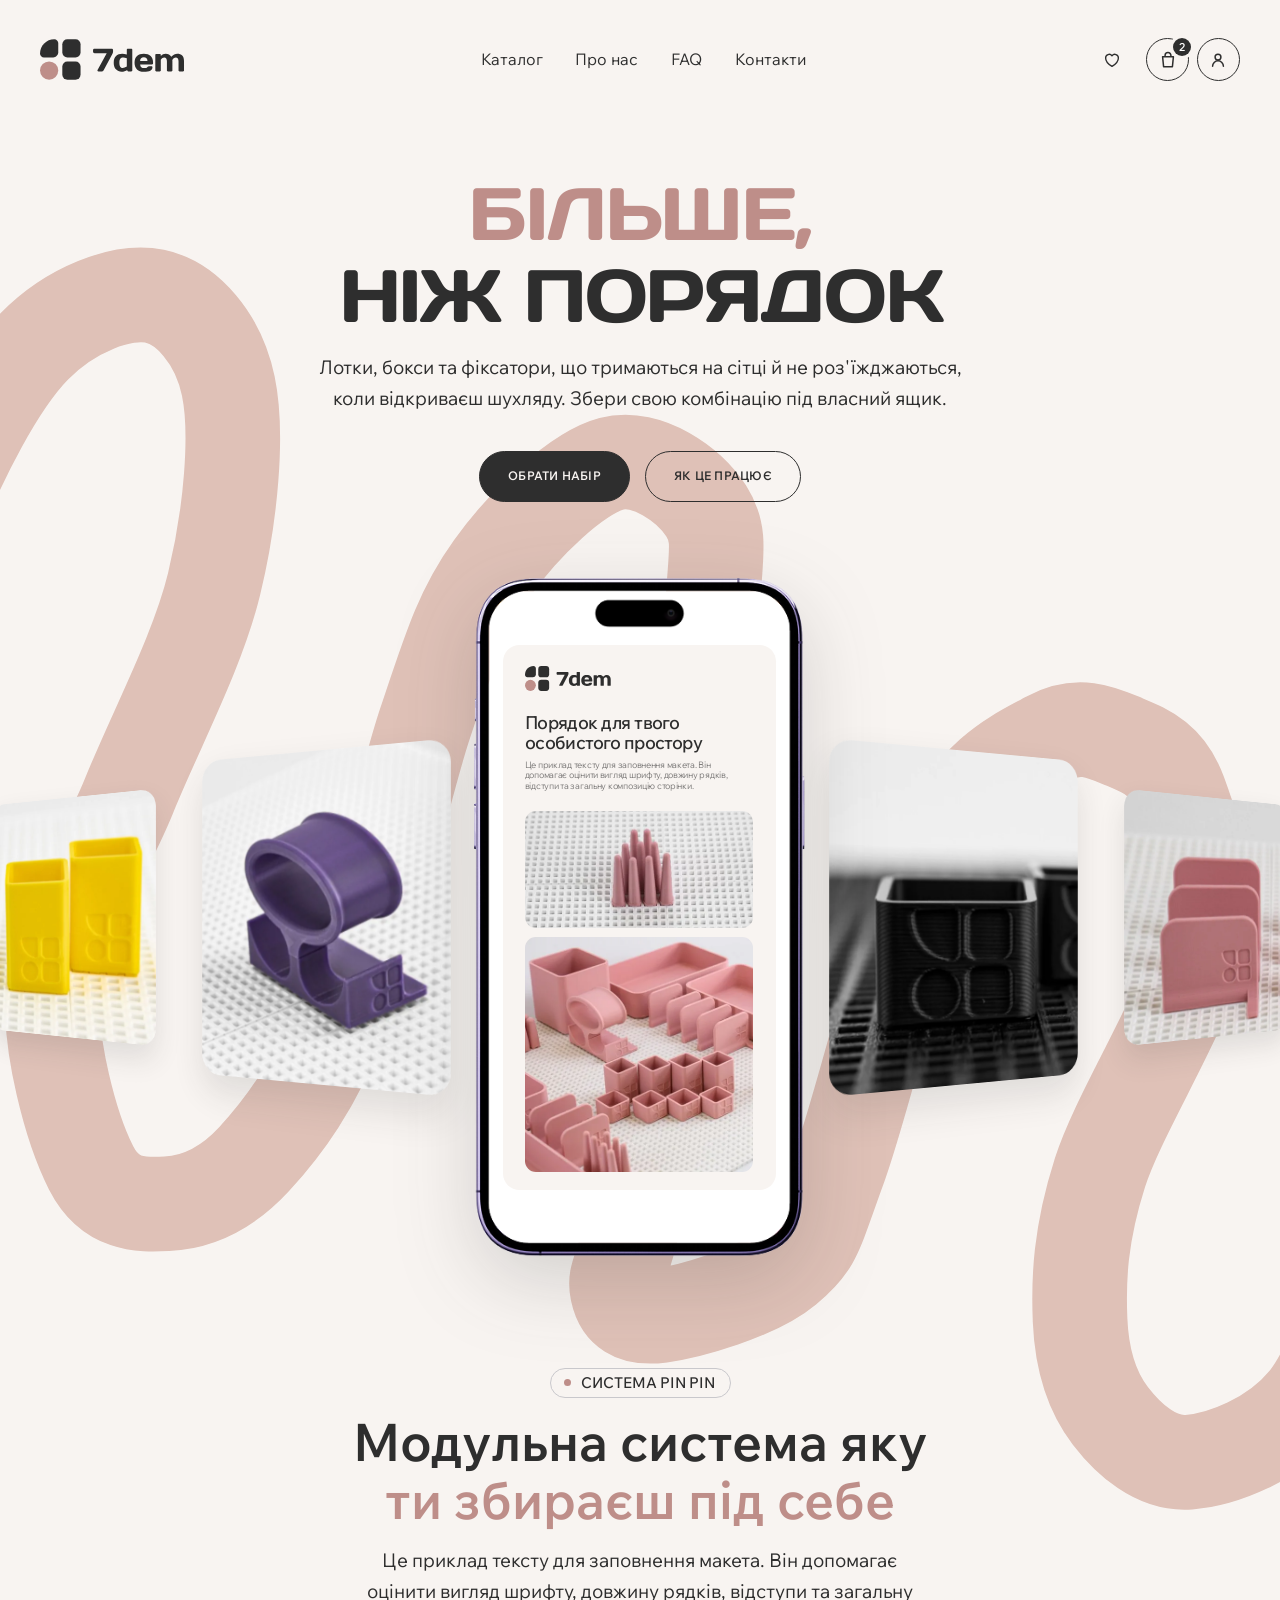
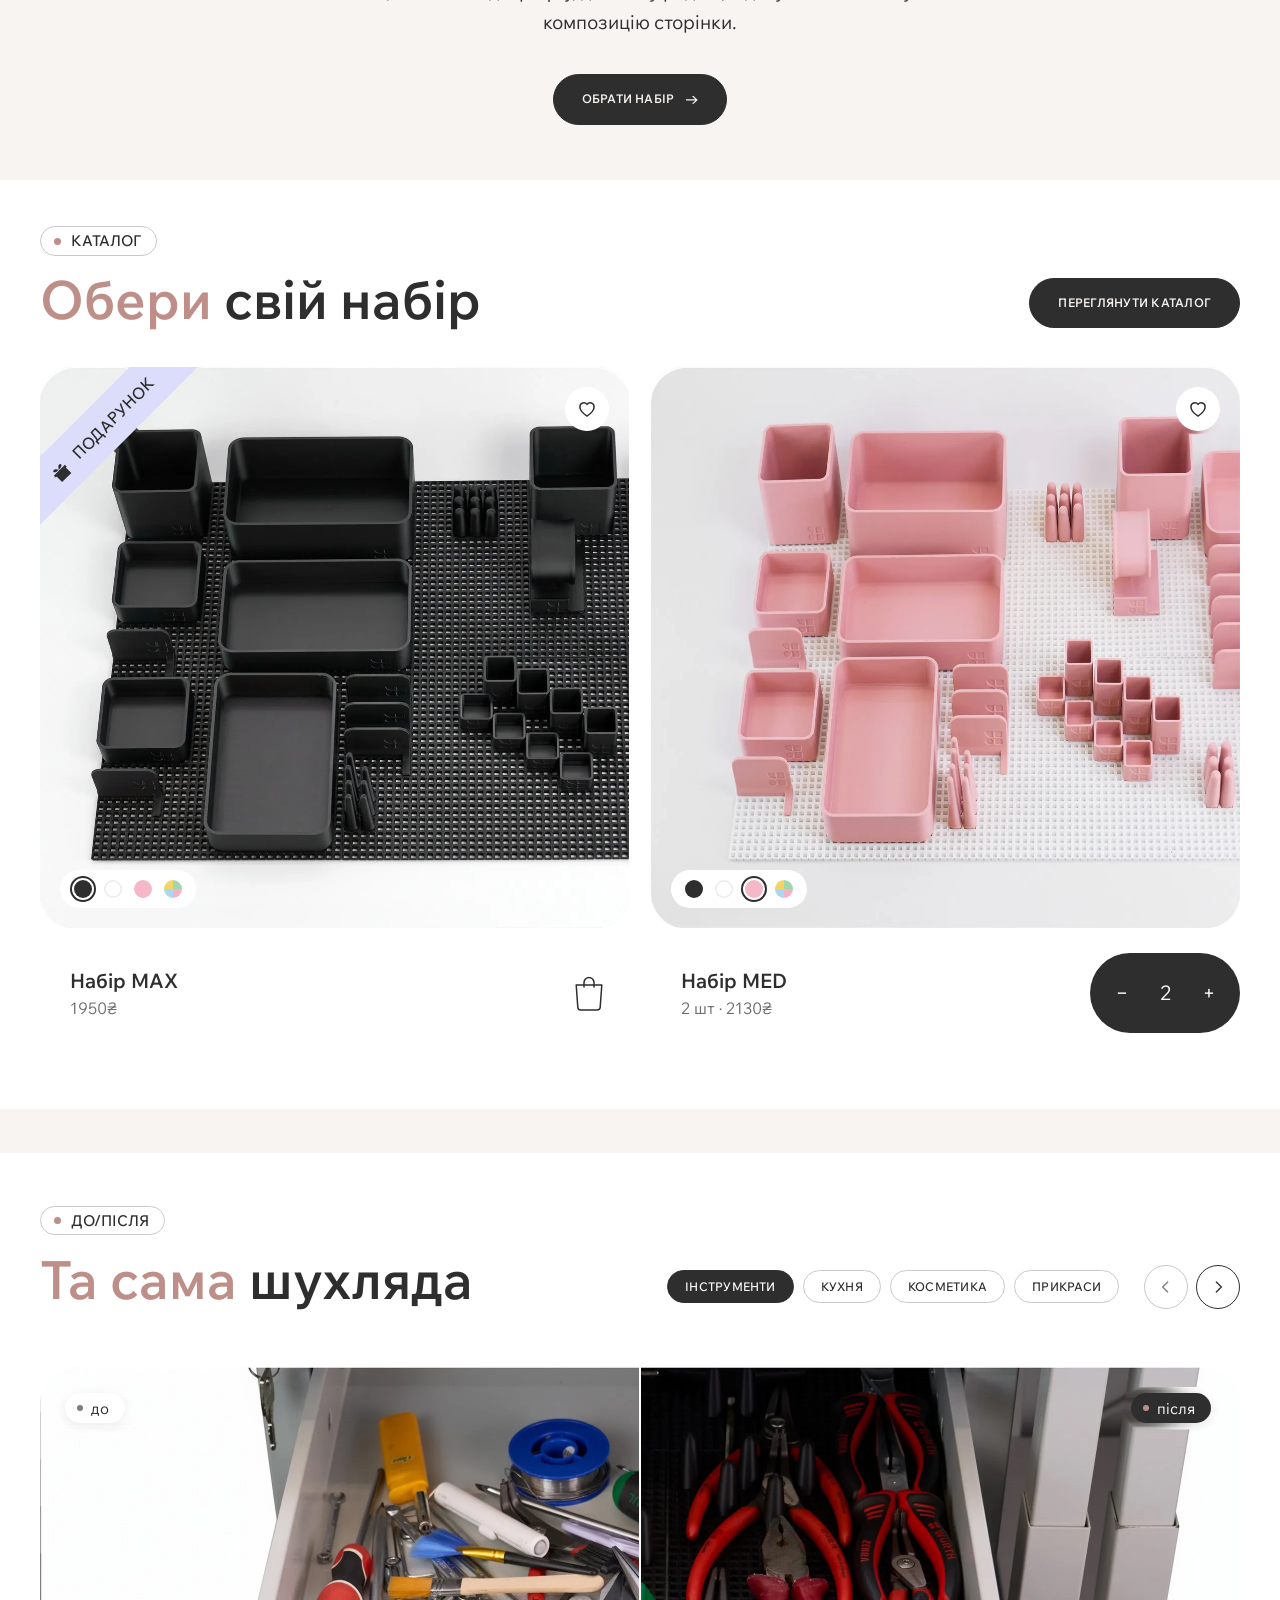
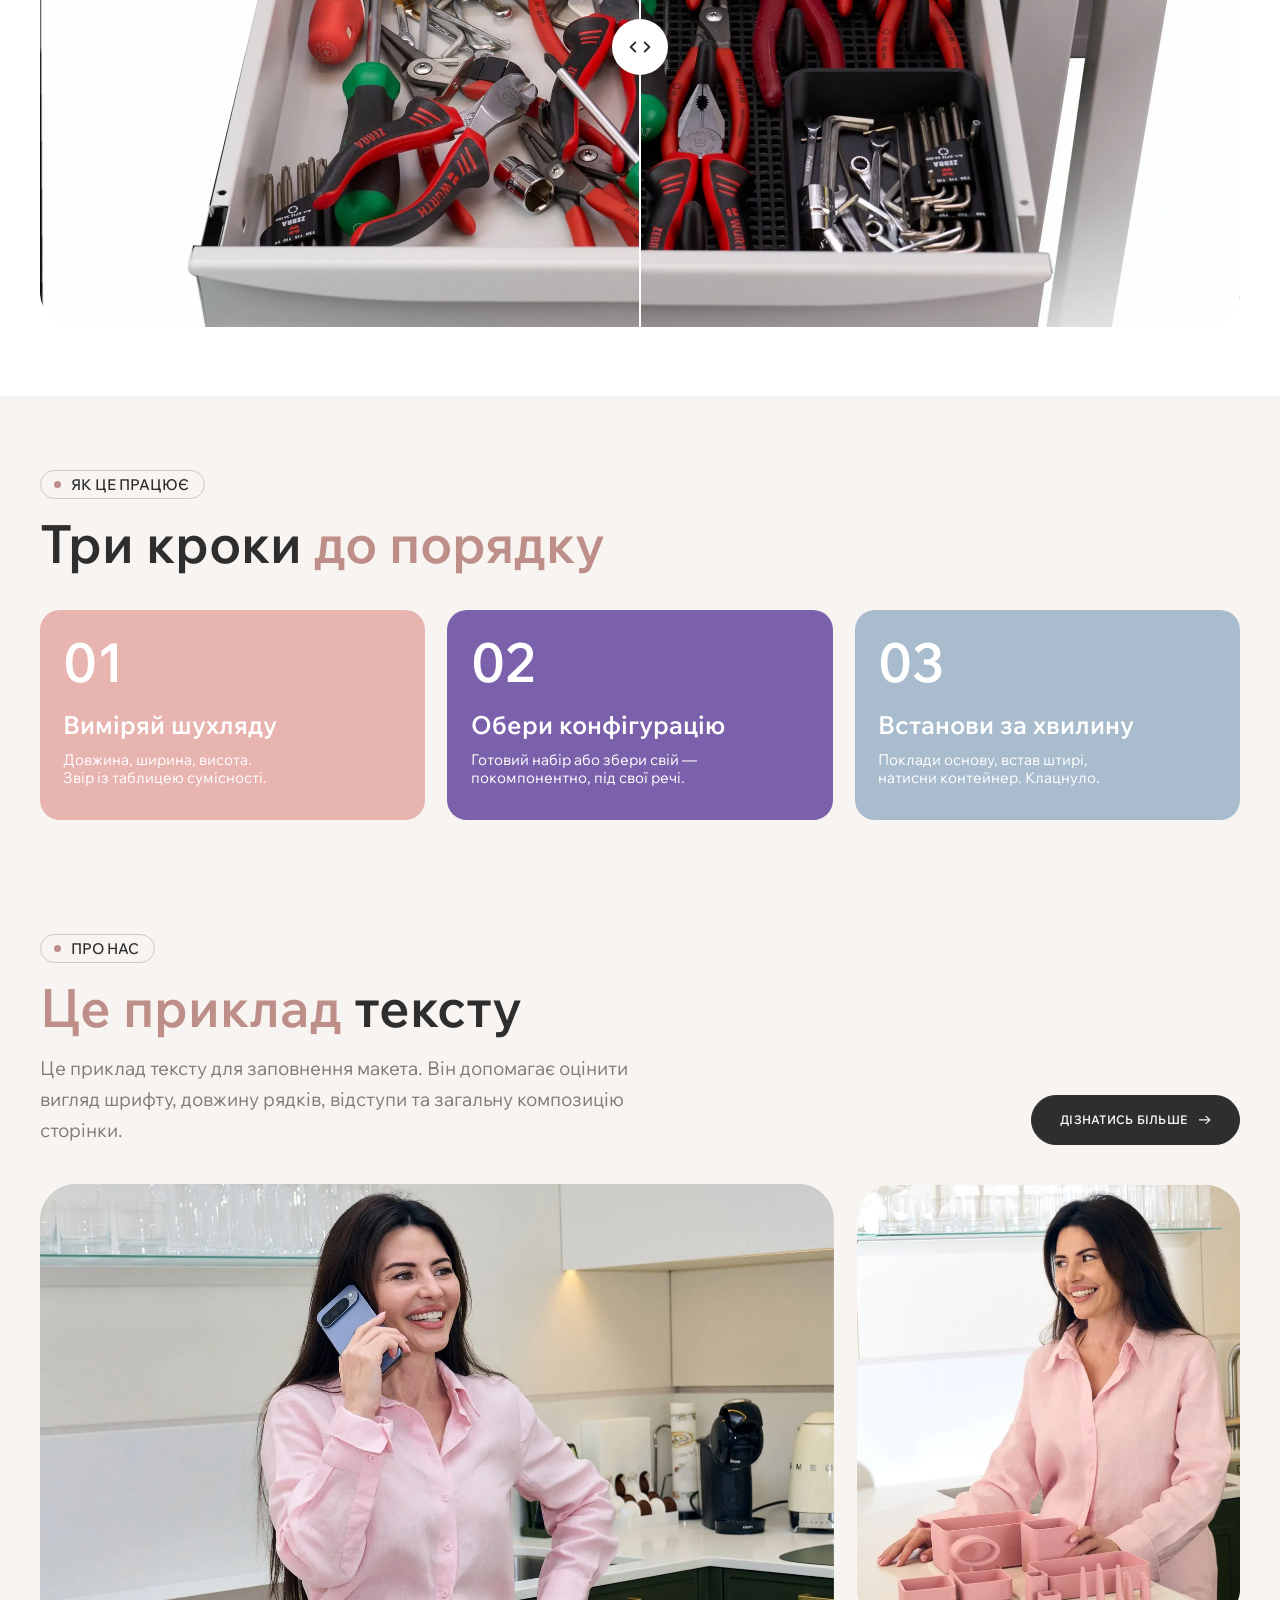
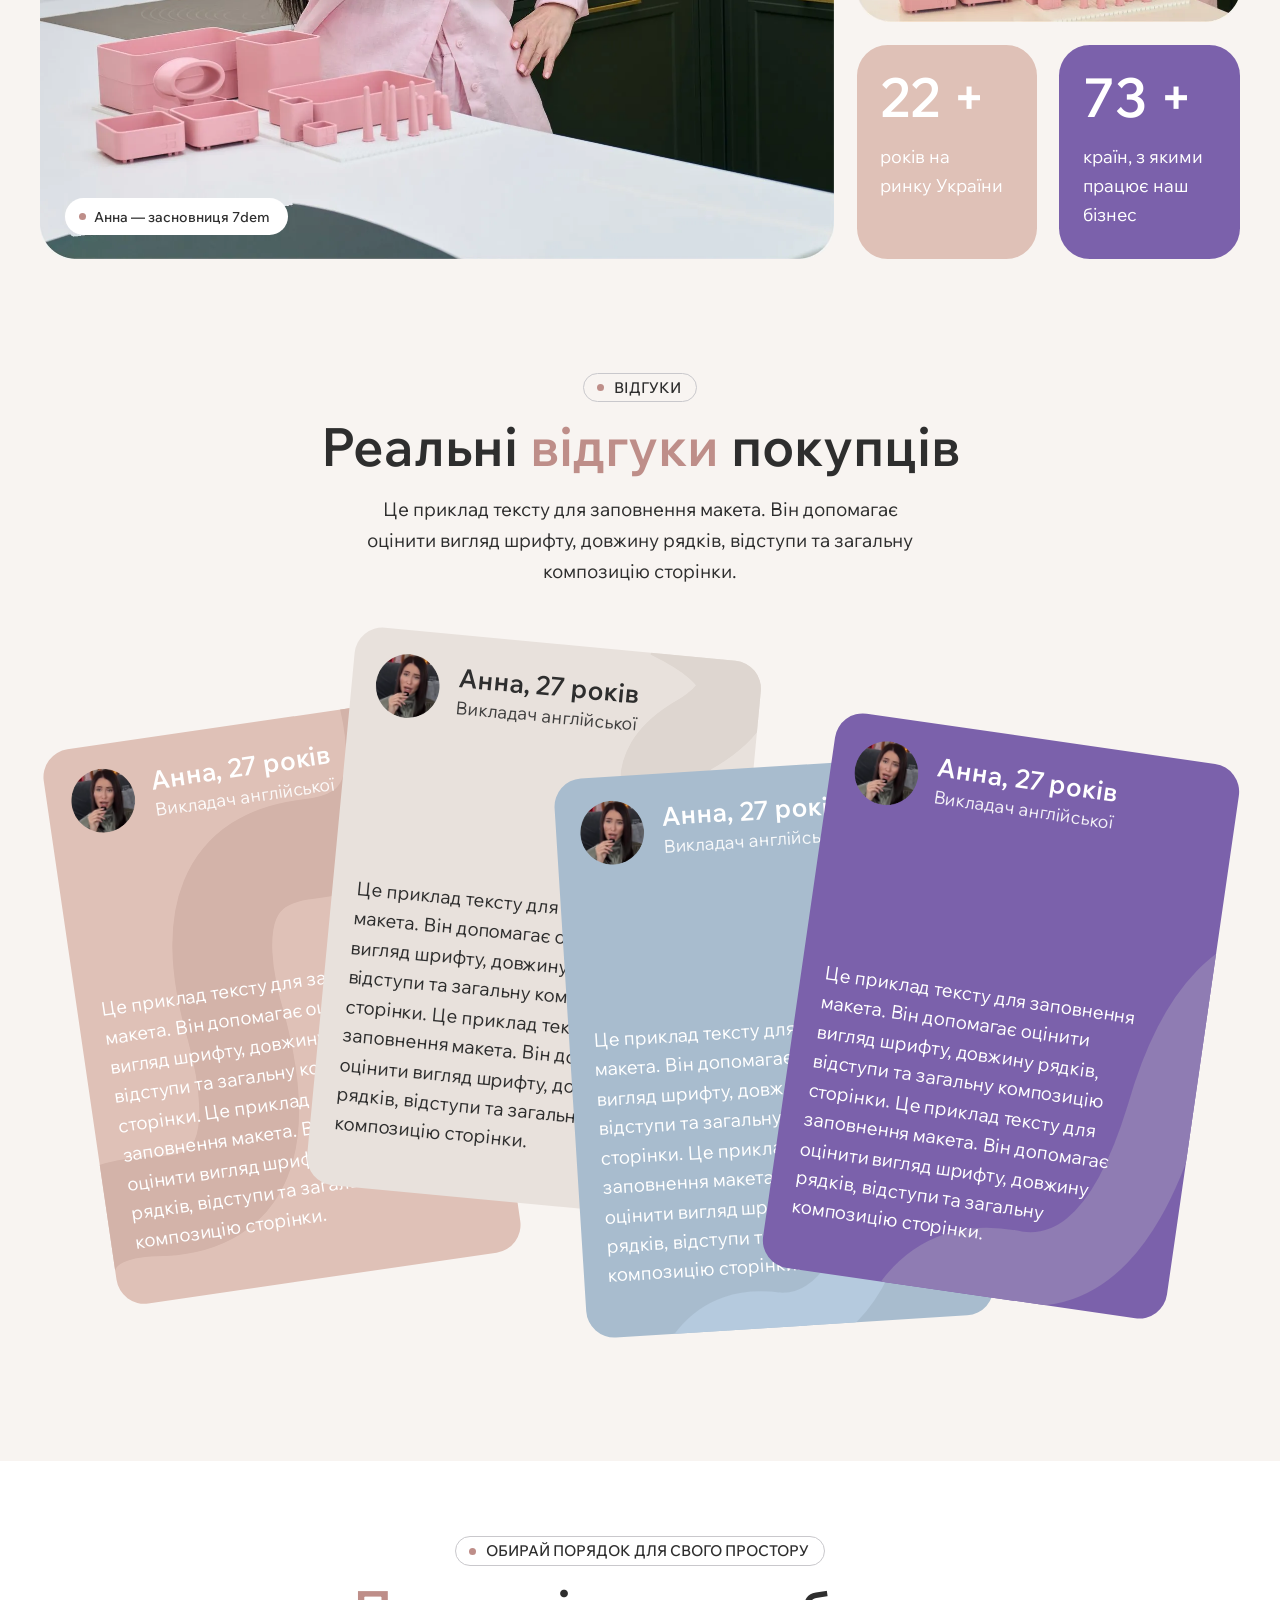
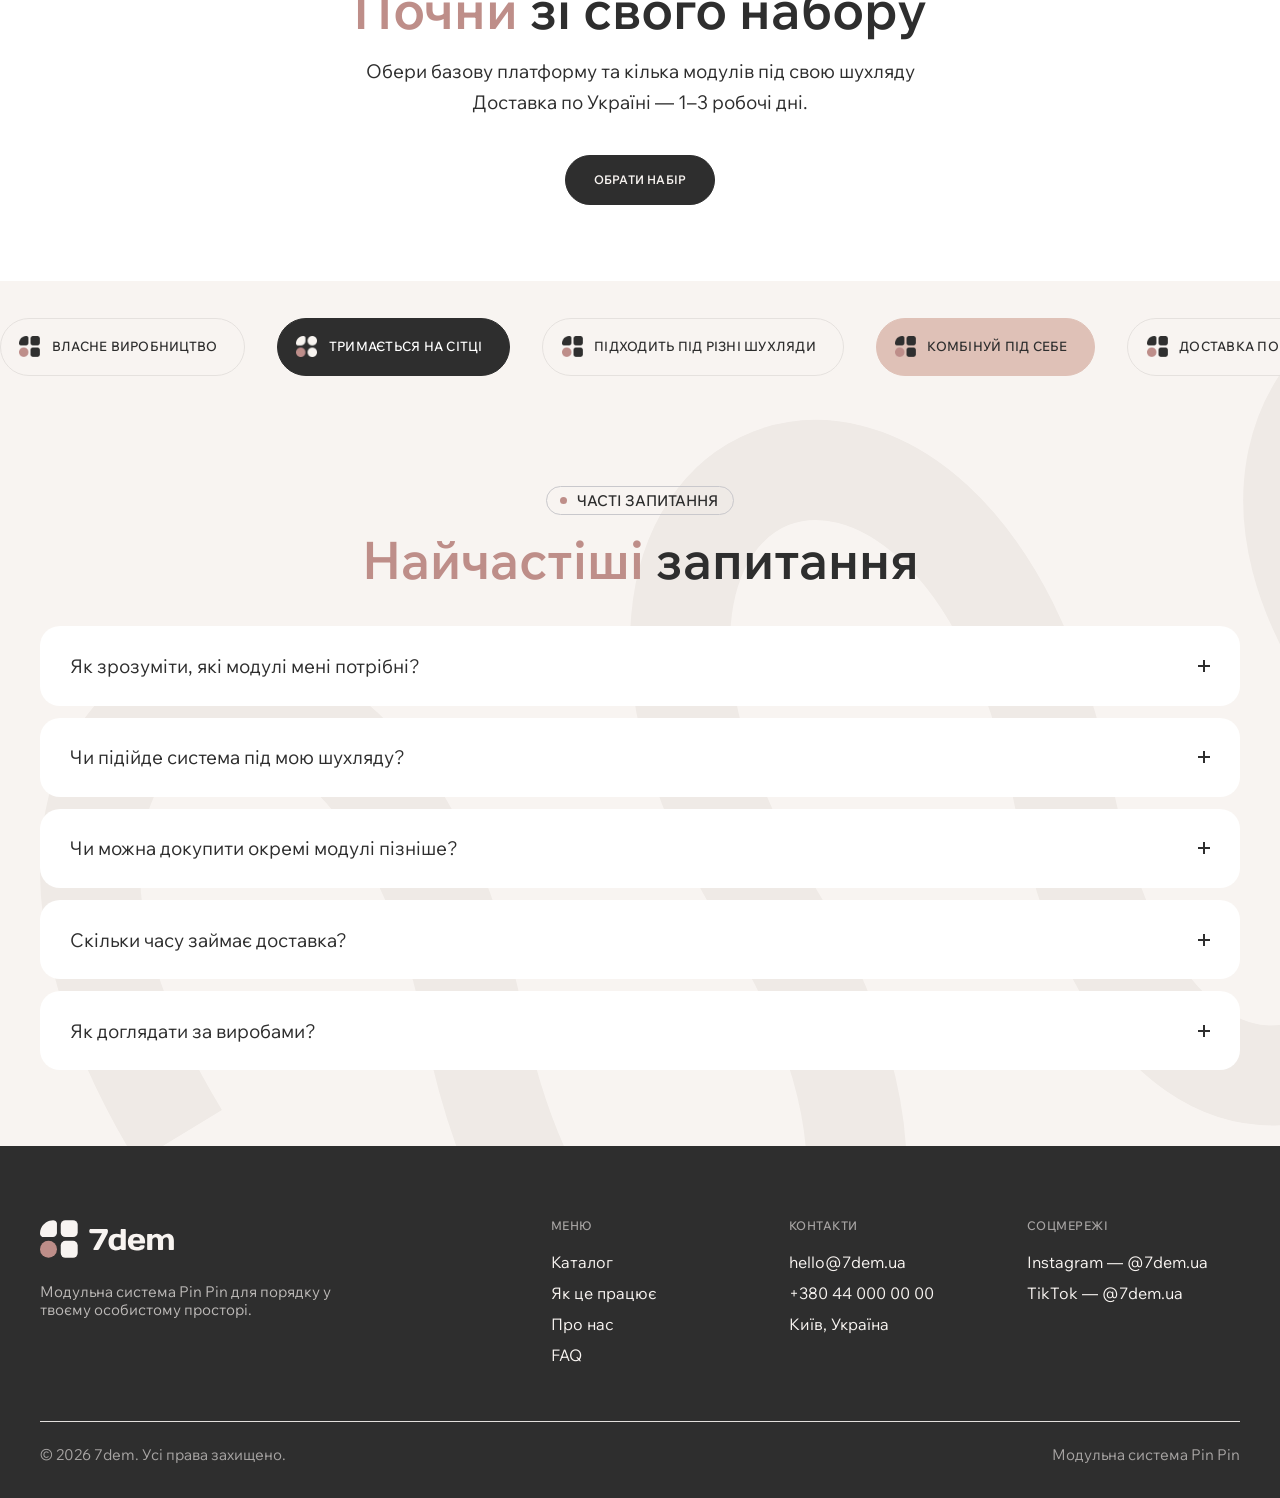
<file: index.html>
<!doctype html>
<html lang="en">
	<head>
		<meta charset="UTF-8">
		<meta name="viewport" content="width=device-width, initial-scale=1.0">
		<link rel="shortcut icon" href="./assets/img/favicon.ico">
		<!--
Страхувальна сітка для появи секцій (@components/effects/reveal): без JS
ніхто не зніме початковий opacity: 0 з [data-fls-reveal*].
-->
		<noscript>
			<style>
				[data-fls-reveal],
			[data-fls-reveal-group] > * { opacity: 1 !important; transform: none !important; }
			</style>
		</noscript>
		<title>Home Page</title>
		<script type="module" crossorigin="" src="./js/index.min.js?v=1790749768249"></script>
		<link rel="modulepreload" crossorigin="" href="./js/common.min.js?v=1790749768249">
		<link rel="modulepreload" crossorigin="" href="./js/main.min.js?v=1790749768249">
		<link rel="modulepreload" crossorigin="" href="./js/swiper.min.js?v=1790749768249">
		<link rel="modulepreload" crossorigin="" href="./js/spollers.min.js?v=1790749768249">
		<link rel="modulepreload" crossorigin="" href="./js/marqueepin.min.js?v=1790749768249">
		<link rel="modulepreload" crossorigin="" href="./js/faqpin.min.js?v=1790749768249">
		<link rel="stylesheet" crossorigin="" href="./css/common.min.css?v=1790749768249">
		<link rel="stylesheet" crossorigin="" href="./css/main.min.css?v=1790749768249">
		<link rel="stylesheet" crossorigin="" href="./css/spollers.min.css?v=1790749768249">
		<link rel="stylesheet" crossorigin="" href="./css/marqueepin.min.css?v=1790749768249">
		<link rel="stylesheet" crossorigin="" href="./css/faqpin.min.css?v=1790749768249">
		<link rel="stylesheet" crossorigin="" href="./css/index.min.css?v=1790749768249">
		<link rel="stylesheet" crossorigin="" href="./css/tabletext.min.css?v=1790749768249">
	</head>
	<body>
		<div class="wrapper">
			<!--
Порт: src/shopify/relax-theme/sections/header.liquid (header_style relax), стилі — frontend/styles/header-relax.scss.
2026-09-29 ваніль оновлено за редизайном (Homepage.png): логотип @img/logo.svg, меню з 4 пунктів,
праворуч три іконки замість кнопок «Кошик»/«log in». 2026-09-29 порт синхронізовано з ваніллю.
-->
			<header data-fls-header="" data-fls-header-scroll="" class="header">
				<div class="header__container">
					<div class="header__content">
						<!--
Логотип — вміст @img/logo.svg інлайном (іконка + напис «7dem»): темні частини
fill: currentColor (ховер і білий варіант у підвалі), кружечок — розовий класом
-->
						<a href="index.html" class="header__logo" aria-label="7dem">
							<svg class="header__logo-img" viewbox="0 0 105 29" fill="none" xmlns="http://www.w3.org/2000/svg" aria-hidden="true">
								<path d="M0 10.2426C0 4.64098 4.541 0.0999756 10.1426 0.0999756C11.6986 0.0999756 12.96 1.36136 12.96 2.91737V9.45997C12.96 11.4482 11.3482 13.06 9.36 13.06H2.81739C1.26139 13.06 0 11.7986 0 10.2426Z" fill="currentColor"></path>
								<rect x="15.8401" y="0.0999756" width="12.96" height="12.96" rx="3.6" fill="currentColor"></rect>
								<circle class="header__logo-dot" cx="6.48" cy="22.4199" r="6.48"></circle>
								<rect x="15.8401" y="15.9399" width="12.96" height="12.96" rx="3.6" fill="currentColor"></rect>
								<path d="M37.6649 8.99375V7.93625C37.6649 7.64375 37.7737 7.3925 37.9912 7.1825C38.2087 6.9725 38.4637 6.8675 38.7562 6.8675H50.8049C51.0974 6.8675 51.3487 6.9725 51.5587 7.1825C51.7762 7.3925 51.8849 7.64375 51.8849 7.93625V8.97125C51.8849 9.48875 51.6562 10.1712 51.1987 11.0187L45.2924 21.9425C44.9099 22.6475 44.4187 23 43.8187 23H41.5124C41.2124 23 40.9987 22.9025 40.8712 22.7075C40.7512 22.505 40.7512 22.2875 40.8712 22.055L47.3737 10.0512H38.7562C38.4487 10.0512 38.1899 9.95 37.9799 9.7475C37.7699 9.5375 37.6649 9.28625 37.6649 8.99375ZM57.8704 23.225C56.3029 23.225 54.9904 22.6737 53.9329 21.5712C52.8829 20.4687 52.3579 18.89 52.3579 16.835C52.3579 14.7725 52.9016 13.1937 53.9891 12.0987C55.0841 10.9962 56.5541 10.445 58.3991 10.445C59.3516 10.445 60.4354 10.6362 61.6504 11.0187V7.565C61.6504 7.3625 61.7141 7.1975 61.8416 7.07C61.9766 6.935 62.1416 6.8675 62.3366 6.8675H64.8454C65.0479 6.8675 65.2129 6.935 65.3404 7.07C65.4754 7.1975 65.5429 7.3625 65.5429 7.565V22.3137C65.5429 22.5087 65.4754 22.6737 65.3404 22.8087C65.2129 22.9362 65.0479 23 64.8454 23H62.6854C62.4829 23 62.3179 22.9362 62.1904 22.8087C62.0629 22.6737 61.9991 22.5087 61.9991 22.3137V21.965C60.8141 22.805 59.4379 23.225 57.8704 23.225ZM59.2091 13.1675C58.1741 13.1675 57.4429 13.46 57.0154 14.045C56.5879 14.6225 56.3741 15.5525 56.3741 16.835C56.3741 18.1175 56.5766 19.0512 56.9816 19.6362C57.3866 20.2212 57.9941 20.5137 58.8041 20.5137C59.6216 20.5137 60.5704 20.1762 61.6504 19.5012V13.6175C60.6829 13.3175 59.8691 13.1675 59.2091 13.1675ZM68.8846 21.5825C67.7296 20.4875 67.1521 18.9125 67.1521 16.8575C67.1521 14.795 67.7333 13.2125 68.8958 12.11C70.0583 11 71.6708 10.445 73.7333 10.445C75.7958 10.445 77.4046 10.985 78.5596 12.065C79.7146 13.1375 80.2921 14.6787 80.2921 16.6887V17.33C80.2921 17.5325 80.2246 17.7012 80.0896 17.8362C79.9621 17.9637 79.7971 18.0275 79.5946 18.0275H71.1233C71.1983 18.95 71.4608 19.6212 71.9108 20.0412C72.3683 20.4612 73.0958 20.6712 74.0933 20.6712C75.0908 20.6712 75.7733 20.4462 76.1408 19.9962C76.5083 19.5462 76.9621 19.3175 77.5021 19.31H79.1783C79.3808 19.31 79.5458 19.3775 79.6733 19.5125C79.8083 19.64 79.8758 19.805 79.8758 20.0075C79.8758 22.16 77.8246 23.2325 73.7221 23.225C71.6521 23.225 70.0396 22.6775 68.8846 21.5825ZM71.1008 15.6537H76.3321C76.2571 13.8837 75.3871 12.9987 73.7221 12.9987C72.0646 12.9987 71.1908 13.8837 71.1008 15.6537ZM81.9013 22.3137V11.3675C81.9013 11.165 81.965 11 82.0925 10.8725C82.2275 10.7375 82.3925 10.67 82.5875 10.67H85.1075C85.31 10.67 85.475 10.7375 85.6025 10.8725C85.73 11 85.7938 11.165 85.7938 11.3675V12.0762C86.3338 11.5512 86.8625 11.15 87.38 10.8725C87.905 10.5875 88.535 10.445 89.27 10.445C91.0175 10.445 92.3413 11.165 93.2413 12.605C94.6363 11.1575 96.065 10.4375 97.5275 10.445C98.9975 10.445 100.156 10.8875 101.004 11.7725C101.859 12.65 102.286 14.0112 102.286 15.8562V22.3137C102.286 22.5162 102.223 22.6812 102.095 22.8087C101.968 22.9362 101.803 23 101.6 23H99.0913C98.8888 23 98.72 22.9362 98.585 22.8087C98.4575 22.6737 98.3938 22.5087 98.3938 22.3137V15.8562C98.3938 14.0562 97.7413 13.16 96.4363 13.1675C95.6413 13.1675 94.82 13.7412 93.9725 14.8887C94.0175 15.2112 94.04 15.5337 94.04 15.8562V22.3137C94.04 22.5162 93.9725 22.6812 93.8375 22.8087C93.71 22.9362 93.5488 23 93.3538 23H90.845C90.6425 23 90.4738 22.9362 90.3388 22.8087C90.2113 22.6737 90.1475 22.5087 90.1475 22.3137V15.8562C90.1475 14.0562 89.495 13.16 88.19 13.1675C87.3575 13.1675 86.5588 13.7037 85.7938 14.7762V22.3137C85.7938 22.5162 85.7263 22.6812 85.5913 22.8087C85.4638 22.9362 85.3025 23 85.1075 23H82.5875C82.385 23 82.22 22.9362 82.0925 22.8087C81.965 22.6812 81.9013 22.5162 81.9013 22.3137Z" fill="currentColor"></path>
							</svg>
						</a>
						<div class="header__menu menu">
							<nav class="menu__body">
								<ul class="menu__list">
									<!-- 2026-09-29 редизайн: «Як це працює» і «Доставка» з шапки прибрано (лишились у підвалі) -->
									<li class="menu__item">
										<a href="cataloge.html" class="menu__link">Каталог</a>
									</li>
									<li class="menu__item">
										<a href="about.html" class="menu__link">Про нас</a>
									</li>
									<li class="menu__item">
										<a href="faq.html" class="menu__link">FAQ</a>
									</li>
									<li class="menu__item">
										<a href="#" class="menu__link">Контакти</a>
									</li>
								</ul>
								<div class="menu__actions-mob"></div>
							</nav>
						</div>
						<!--
<fetch url="@components/layout/menu/menu.json">
<each loop='item in response'>
</each>
</fetch>
-->
						<div class="header__actions">
							<!--
«Збережене»: лічильник оновлює layout/bookmarks (localStorage),
атрибут data-fls-bookmarks-count і підвантажує цей модуль на кожній сторінці
-->
							<a href="saved.html" class="header__saved" aria-label="Збережене">
								<svg viewbox="0 0 24 24" fill="none" aria-hidden="true">
									<path d="M12 20.5S3.5 15.4 3.5 9.2A4.7 4.7 0 0 1 12 6.4a4.7 4.7 0 0 1 8.5 2.8c0 6.2-8.5 11.3-8.5 11.3Z" stroke="currentColor" stroke-width="1.8" stroke-linejoin="round"></path>
								</svg>
								<span class="header__count header__count--saved" data-fls-bookmarks-count="" hidden>0</span>
							</a>
							<!--
Кошик: у ванілі — посилання на сторінку кошика (custom/cartlist), лічильник статичний
(як у макеті); у темі кошик відкриває вендорський cart-drawer, число — cart.item_count
-->
							<a href="cart.html" class="header__circle" aria-label="Кошик">
								<svg viewbox="0 0 24 24" fill="none" aria-hidden="true">
									<path d="M8.5 8V6.5a3.5 3.5 0 0 1 7 0V8M5.5 8h13l-1.2 12h-10.6L5.5 8Z" stroke="currentColor" stroke-width="1.8" stroke-linecap="round" stroke-linejoin="round"></path>
								</svg>
								<span class="header__count">2</span>
							</a>
							<!--
Кабінет: веде на ванільну сторінку входу (custom/authform). locals user (лише ваніль,
сторінки кабінету) — «увійшла» клієнтка: посилання одразу в кабінет. Лише через typeof:
голий плейсхолдер незаданого local у strictMode posthtml-expressions валить збірку
-->
							<a href="login.html" class="header__circle" aria-label="Увійти">
								<svg viewbox="0 0 24 24" fill="none" aria-hidden="true">
									<circle cx="12" cy="8.5" r="3.5" stroke="currentColor" stroke-width="1.8"></circle>
									<path d="M5.5 19.5a6.5 6.5 0 0 1 13 0" stroke="currentColor" stroke-width="1.8" stroke-linecap="round"></path>
								</svg>
							</a>
							<button type="button" data-fls-menu="" class="menu__icon icon-menu" aria-label="Меню">
								<span></span>
							</button>
						</div>
					</div>
				</div>
			</header>
			<main class="page">
				<div data-fls-index="" class="index">
					<!--
Порт: src/shopify/relax-theme/sections/hero.liquid + frontend/styles/hero.scss (2026-09-15 синхронізовано; поправки під вендорську базу — в кінці партіала).
2026-09-29 ваніль оновлено за редизайном (Homepage.png): заголовок капсом із розовим першим рядком,
кнопки-пігулки без стрілок, телефон видно цілком, нова хвиля, кольорові фото. 2026-09-29 порт синхронізовано з ваніллю.
-->
					<section data-fls-hero="" class="hero" data-fls-reveal-load="">
						<!--
Хвиля: шлях підібрано під Homepage.png (координати макета 1440, штрих 100). Нижня
петля (y до ~1600) навмисно виходить за низ секції — у макеті вона заходить у sistempintext
-->
						<div class="hero__decor" aria-hidden="true" data-fls-reveal="fade">
							<svg class="hero__decor-svg" viewbox="0 0 1440 1650" fill="none" xmlns="http://www.w3.org/2000/svg">
								<path d="M-71 751C-63.2 717.3 -49.2 613.2 -24 549C1.2 484.8 41.5 405.3 80 366C118.5 326.7 172.8 306 207 313C241.2 320 274.5 357.3 285 408C295.5 458.7 287.5 544.8 270 617C252.5 689.2 208.3 771 180 841C151.7 911 106.7 971.5 100 1037C93.3 1102.5 120 1194.8 140 1234C160 1273.2 191.3 1273.5 220 1272C248.7 1270.5 281 1258.5 312 1225C343 1191.5 375.8 1147.8 406 1071C436.2 994.2 466.7 842.5 493 764C519.3 685.5 531.2 645.7 564 600C596.8 554.3 652.3 500 690 490C727.7 480 772.3 512.3 790 540C807.7 567.7 798.5 587.7 796 656C793.5 724.3 788.2 847.3 775 950C761.8 1052.7 730.2 1203 717 1272C703.8 1341 691.8 1344.3 696 1364C700.2 1383.7 712.3 1394 742 1390C771.7 1386 842.5 1366.3 874 1340C905.5 1313.7 903.7 1306.8 931 1232C958.3 1157.2 1001.2 966.3 1038 891C1074.8 815.7 1119.7 797.8 1152 780C1184.3 762.2 1209 774.3 1232 784C1255 793.7 1276.8 802 1290 838C1303.2 874 1325 933.2 1311 1000C1297 1066.8 1227 1173.2 1206 1239C1185 1304.8 1183.2 1352.2 1185 1395C1186.8 1437.8 1197.8 1471 1217 1496C1236.2 1521 1265.5 1547.7 1300 1545C1334.5 1542.3 1390 1521.8 1424 1480C1458 1438.2 1490.7 1325 1504 1294" stroke-width="100"></path>
							</svg>
						</div>
						<div class="hero__container">
							<div class="hero__content" data-fls-reveal-group="">
								<h1 class="hero__title">
									<mark class="hero__accent">Більше,</mark>
									<br>
									ніж порядок
								</h1>
								<p class="hero__text">
									Лотки, бокси та фіксатори, що тримаються на сітці й не роз'їжджаються, коли відкриваєш шухляду. Збери
				свою комбінацію під власний ящик.
								</p>
								<div class="hero__buttons">
									<a href="cataloge.html" class="button button--caps button--border-color-one button--background-black">Обрати набір</a>
									<!-- якір на «Три кроки до порядку» (custom/stepsgettingorganised, id="how-it-works") -->
									<a href="#how-it-works" class="button button--caps button--border-color-one">Як це працює</a>
								</div>
							</div>
						</div>
						<!--
Повнобережна (full-bleed, ширша за __container) галерея: свайпер із фото товарів
"пропливає" за мокапом телефону, який стоїть нерухомо по центру зверху.
Масштаб і поворот карток до телефону рахує layout/heroslider на кожному кадрі;
слайд по центру ховається за мокапом, його фото показує великий знімок в екрані.
Порядок як у макеті: активний (0) — рожевий набір; праворуч чорний бокс і рожеві
перестінки, ліворуч (кінець списку) фіолетова підставка і жовті бокси.
Фото карток вирізані з Homepage.png (перспективу вирівняно) — у зйомці їх немає.
-->
						<div class="hero__gallery" aria-hidden="true" data-fls-reveal="fade">
							<div data-fls-hero-slider="" data-fls-hero-slider-far-scale="0.66" class="hero__slider swiper">
								<div class="hero__wrapper swiper-wrapper">
									<div class="hero__slide swiper-slide">
										<div class="hero__slide-inner">
											<picture>
												<img class="hero__slide-image" alt="" width="640" height="800" loading="lazy" src="./assets/img/hero/screen-set-pink.webp">
											</picture>
										</div>
									</div>
									<div class="hero__slide swiper-slide">
										<div class="hero__slide-inner">
											<picture>
												<source media="(max-width: 600px)" srcset="./assets/img/hero/slide-box-black-600.webp" type="image/webp">
												<img class="hero__slide-image" alt="" width="640" height="800" loading="lazy" src="./assets/img/hero/slide-box-black.webp">
											</picture>
										</div>
									</div>
									<div class="hero__slide swiper-slide">
										<div class="hero__slide-inner">
											<picture>
												<source media="(max-width: 600px)" srcset="./assets/img/hero/slide-walls-pink-600.webp" type="image/webp">
												<img class="hero__slide-image" alt="" width="640" height="800" loading="lazy" src="./assets/img/hero/slide-walls-pink.webp">
											</picture>
										</div>
									</div>
									<div class="hero__slide swiper-slide">
										<div class="hero__slide-inner">
											<picture>
												<source media="(max-width: 600px)" srcset="./assets/img/product/gallery-3-600.webp" type="image/webp">
												<img class="hero__slide-image" alt="" width="640" height="800" loading="lazy" src="./assets/img/product/gallery-3.webp">
											</picture>
										</div>
									</div>
									<div class="hero__slide swiper-slide">
										<div class="hero__slide-inner">
											<picture>
												<img class="hero__slide-image" alt="" width="640" height="800" loading="lazy" src="./assets/img/product/gallery-2.webp">
											</picture>
										</div>
									</div>
									<div class="hero__slide swiper-slide">
										<div class="hero__slide-inner">
											<picture>
												<source media="(max-width: 600px)" srcset="./assets/img/hero/slide-boxes-yellow-600.webp" type="image/webp">
												<img class="hero__slide-image" alt="" width="640" height="800" loading="lazy" src="./assets/img/hero/slide-boxes-yellow.webp">
											</picture>
										</div>
									</div>
									<div class="hero__slide swiper-slide">
										<div class="hero__slide-inner">
											<picture>
												<source media="(max-width: 600px)" srcset="./assets/img/hero/slide-watch-stand-violet-600.webp" type="image/webp">
												<img class="hero__slide-image" alt="" width="640" height="800" loading="lazy" src="./assets/img/hero/slide-watch-stand-violet.webp">
											</picture>
										</div>
									</div>
									<div class="hero__slide swiper-slide">
										<div class="hero__slide-inner">
											<picture>
												<img class="hero__slide-image" alt="" width="640" height="800" loading="lazy" src="./assets/img/hero/screen-set-pink.webp">
											</picture>
										</div>
									</div>
									<div class="hero__slide swiper-slide">
										<div class="hero__slide-inner">
											<picture>
												<source media="(max-width: 600px)" srcset="./assets/img/hero/slide-box-black-600.webp" type="image/webp">
												<img class="hero__slide-image" alt="" width="640" height="800" loading="lazy" src="./assets/img/hero/slide-box-black.webp">
											</picture>
										</div>
									</div>
									<div class="hero__slide swiper-slide">
										<div class="hero__slide-inner">
											<picture>
												<source media="(max-width: 600px)" srcset="./assets/img/hero/slide-walls-pink-600.webp" type="image/webp">
												<img class="hero__slide-image" alt="" width="640" height="800" loading="lazy" src="./assets/img/hero/slide-walls-pink.webp">
											</picture>
										</div>
									</div>
									<div class="hero__slide swiper-slide">
										<div class="hero__slide-inner">
											<picture>
												<source media="(max-width: 600px)" srcset="./assets/img/product/gallery-3-600.webp" type="image/webp">
												<img class="hero__slide-image" alt="" width="640" height="800" loading="lazy" src="./assets/img/product/gallery-3.webp">
											</picture>
										</div>
									</div>
									<div class="hero__slide swiper-slide">
										<div class="hero__slide-inner">
											<picture>
												<img class="hero__slide-image" alt="" width="640" height="800" loading="lazy" src="./assets/img/product/gallery-2.webp">
											</picture>
										</div>
									</div>
									<div class="hero__slide swiper-slide">
										<div class="hero__slide-inner">
											<picture>
												<source media="(max-width: 600px)" srcset="./assets/img/hero/slide-boxes-yellow-600.webp" type="image/webp">
												<img class="hero__slide-image" alt="" width="640" height="800" loading="lazy" src="./assets/img/hero/slide-boxes-yellow.webp">
											</picture>
										</div>
									</div>
									<div class="hero__slide swiper-slide">
										<div class="hero__slide-inner">
											<picture>
												<source media="(max-width: 600px)" srcset="./assets/img/hero/slide-watch-stand-violet-600.webp" type="image/webp">
												<img class="hero__slide-image" alt="" width="640" height="800" loading="lazy" src="./assets/img/hero/slide-watch-stand-violet.webp">
											</picture>
										</div>
									</div>
								</div>
							</div>
							<div class="hero__mockup">
								<img class="hero__mockup-frame" src="./assets/img/hero/Device%2014PM.png" alt="" width="384" height="787" fetchpriority="high">
								<div class="hero__mockup-screen">
									<img class="hero__mockup-logo" src="./assets/img/logo.svg" alt="" width="105" height="29">
									<p class="hero__mockup-heading">Порядок для твого особистого простору</p>
									<p class="hero__mockup-text">
										Це приклад тексту для заповнення макета. Він допомагає оцінити вигляд шрифту, довжину рядків,
					відступи та загальну композицію сторінки.
									</p>
									<div class="hero__mockup-photo hero__mockup-photo--small">
										<picture>
											<img alt="" width="494" height="252" src="./assets/img/hero/screen-pins-pink.webp">
										</picture>
									</div>
									<!-- src синхронізується з активним слайдом свайпера в layout/heroslider -->
									<div class="hero__mockup-photo">
										<picture>
											<img data-fls-hero-mockup-photo="" alt="" width="494" height="504" src="./assets/img/hero/screen-set-pink.webp">
										</picture>
									</div>
								</div>
							</div>
						</div>
					</section>
					<!--
Порт: src/shopify/relax-theme/sections/sistempintext.liquid (2026-09-18 синхронізовано з ваніллю: кікер знову рендериться сніпетом tabletext, а не власним __kicker).
2026-09-29 ваніль оновлено за редизайном (пігулка, Madefor-заголовок з розовим другим рядком, темна кнопка), 2026-09-29 порт синхронізовано з ваніллю.
-->
					<section data-fls-sistempintext="" class="sistempintext">
						<div class="sistempintext__container sistempintext__container--two" data-fls-reveal-group="" data-fls-watcher="" data-fls-watcher-once="">
							<div data-fls-tabletext="" class="tabletext">Система Pin Pin</div>
							<h2 class="sistempintext__title">
								Модульна система яку
								<br>
								<mark class="sistempintext__highlight">ти збираєш під себе</mark>
							</h2>
							<div class="sistempintext__parahraph">
								<p class="sistempintext__text">
									Це приклад тексту для заповнення макета. Він допомагає оцінити вигляд шрифту,
				довжину рядків, відступи та загальну композицію сторінки.
								</p>
							</div>
							<a href="cataloge.html" class="sistempintext__button button button--caps button--border-color-one button--background-black">
								Обрати набір
								<svg aria-hidden="true" width="12" height="8" viewbox="0 0 12 8" fill="none" xmlns="http://www.w3.org/2000/svg">
									<path d="M7.60003 7.87195H5.93602L9.96803 3.93595L5.93602 -5.19753e-05H7.60003L11.696 3.93595L7.60003 7.87195ZM10.208 4.51195H2.44379e-05V3.35995H10.208V4.51195Z"></path>
								</svg>
							</a>
						</div>
					</section>
					<!--
Порт: src/shopify/relax-theme/sections/catalogscart.liquid + snippets/catalogscart__card.liquid (2026-09-18 синхронізовано).
2026-09-29 ваніль оновлено за редизайном (Homepage.png): замість 4 малих карток — 2 великі картки наборів
(стрічка «Подарунок», серце-закладка, кружечки кольору на фото, кошик → степпер кількості).
2026-09-29 порт синхронізовано з ваніллю: у темі набори — блоки product (товар + варіанти-кольори), кількість — Ajax Cart API (frontend/scripts/catalogscart.js).
Дані карток:
gift  — стрічка «Подарунок» у кутку (у темі — тег товару)
color — колір, вибраний спочатку (MED у макеті — рожевий)
qty   — стартова кількість у кошику: 0 — кнопка-сумка, >0 — степпер (як MED у макеті)
price — ціна за 1 шт (грн, число: рядок «2 шт · 2130₴» рахує catalogscart.js)
Фото наборів вирізано з Homepage.png (накладки макета зафарбовано); рожеве фото MAX —
поки те саме, що в MED, різнокольорове — product/related-3, білого фото немає (колір неактивний).
-->
					<section data-fls-catalogscart="" class="catalogscart">
						<div class="catalogscart__container" data-fls-reveal-group="" data-fls-watcher="" data-fls-watcher-once="">
							<div class="catalogscart__head">
								<div class="catalogscart__heading">
									<div data-fls-tabletext="" class="tabletext">Каталог</div>
									<h2 class="catalogscart__title">
										<mark class="catalogscart__accent">Обери</mark>
										свій набір
									</h2>
								</div>
								<a href="cataloge.html" class="catalogscart__all button button--caps button--border-color-one button--background-black">Переглянути каталог</a>
							</div>
							<ul class="catalogscart__grid">
								<li class="catalogscart__card" data-fls-bookmarks-card="" data-catalogscart-card="" data-price="1950" data-qty="0">
									<div class="catalogscart__media" data-catalogscart-media="black">
										<a href="product-card.html" class="catalogscart__photos" tabindex="-1" aria-hidden="true">
											<picture>
												<source media="(max-width: 600px)" srcset="./assets/img/product/set-max-black-600.webp" type="image/webp">
												<img class="catalogscart__photo" alt="" data-catalogscart-photo="black" width="1176" height="1120" loading="lazy" src="./assets/img/product/set-max-black.webp">
											</picture>
											<picture>
												<source media="(max-width: 600px)" srcset="./assets/img/product/set-med-pink-600.webp" type="image/webp">
												<img class="catalogscart__photo" alt="" data-catalogscart-photo="blush" width="1176" height="1120" loading="lazy" src="./assets/img/product/set-med-pink.webp">
											</picture>
											<picture>
												<source media="(max-width: 600px)" srcset="./assets/img/product/related-3-600.webp" type="image/webp">
												<source media="(max-width: 1200px)" srcset="./assets/img/product/related-3-1200.webp" type="image/webp">
												<img class="catalogscart__photo" alt="" data-catalogscart-photo="mixed" width="1176" height="1120" loading="lazy" src="./assets/img/product/related-3.webp">
											</picture>
										</a>
										<span class="catalogscart__ribbon">
											<svg viewbox="0 0 16 16" aria-hidden="true">
												<path d="M2 7h12v2H2zM3 9h10v6H3zM7.25 7h1.5v8h-1.5zM8 6.5C6.5 3 3.5 3.5 4 5.2 4.4 6.4 6.6 6.5 8 6.5Zm0 0c1.5-3.5 4.5-3 4-1.3-.4 1.2-2.6 1.3-4 1.3Z" fill="currentColor"></path>
											</svg>
											Подарунок
										</span>
										<button type="button" class="catalogscart__save" data-fls-bookmarks-toggle="set-max" data-bookmark-title="Набір MAX" data-bookmark-price="1950 ₴" data-bookmark-url="product-card.html" aria-pressed="false" aria-label="Зберегти в обране: Набір MAX">
											<svg viewbox="0 0 24 24" fill="none" aria-hidden="true">
												<path d="M12 20.5S3.5 15.4 3.5 9.2A4.7 4.7 0 0 1 12 6.4a4.7 4.7 0 0 1 8.5 2.8c0 6.2-8.5 11.3-8.5 11.3Z" stroke="currentColor" stroke-width="1.8" stroke-linejoin="round"></path>
											</svg>
										</button>
										<div class="catalogscart__swatches" role="radiogroup" aria-label="Колір: Набір MAX">
											<button type="button" class="catalogscart__swatch catalogscart__swatch--black" role="radio" aria-checked="false" aria-label="Чорний" data-catalogscart-color="black"></button>
											<button type="button" class="catalogscart__swatch catalogscart__swatch--white" role="radio" aria-checked="false" aria-label="Білий" data-catalogscart-color="white"></button>
											<button type="button" class="catalogscart__swatch catalogscart__swatch--blush" role="radio" aria-checked="false" aria-label="Рожевий" data-catalogscart-color="blush"></button>
											<button type="button" class="catalogscart__swatch catalogscart__swatch--mixed" role="radio" aria-checked="false" aria-label="Різнокольоровий" data-catalogscart-color="mixed"></button>
										</div>
									</div>
									<div class="catalogscart__body">
										<div class="catalogscart__info">
											<h3 class="catalogscart__name">
												<a href="product-card.html">Набір MAX</a>
											</h3>
											<p class="catalogscart__price" data-catalogscart-price="" aria-live="polite">1950₴</p>
										</div>
										<button type="button" class="catalogscart__add" data-catalogscart-add="" aria-label="Додати в кошик: Набір MAX">
											<svg viewbox="0 0 32 38" fill="none" aria-hidden="true">
												<path d="M11 13V8.5a5 5 0 0 1 10 0V13M3.2 11h25.6l-1.6 22.2a3 3 0 0 1-3 2.8H7.8a3 3 0 0 1-3-2.8L3.2 11Z" stroke="currentColor" stroke-width="1.5" stroke-linecap="round" stroke-linejoin="round"></path>
											</svg>
										</button>
										<div class="catalogscart__stepper" data-catalogscart-stepper="" hidden>
											<button type="button" class="catalogscart__step" data-catalogscart-minus="" aria-label="Менше">−</button>
											<span class="catalogscart__qty" data-catalogscart-qty="">0</span>
											<button type="button" class="catalogscart__step" data-catalogscart-plus="" aria-label="Більше">+</button>
										</div>
									</div>
								</li>
								<li class="catalogscart__card" data-fls-bookmarks-card="" data-catalogscart-card="" data-price="1065" data-qty="2">
									<div class="catalogscart__media" data-catalogscart-media="blush">
										<a href="product-card.html" class="catalogscart__photos" tabindex="-1" aria-hidden="true">
											<picture>
												<source media="(max-width: 600px)" srcset="./assets/img/product/set-max-black-600.webp" type="image/webp">
												<img class="catalogscart__photo" alt="" data-catalogscart-photo="black" width="1176" height="1120" loading="lazy" src="./assets/img/product/set-max-black.webp">
											</picture>
											<picture>
												<source media="(max-width: 600px)" srcset="./assets/img/product/set-med-pink-600.webp" type="image/webp">
												<img class="catalogscart__photo" alt="" data-catalogscart-photo="blush" width="1176" height="1120" loading="lazy" src="./assets/img/product/set-med-pink.webp">
											</picture>
											<picture>
												<source media="(max-width: 600px)" srcset="./assets/img/product/related-3-600.webp" type="image/webp">
												<source media="(max-width: 1200px)" srcset="./assets/img/product/related-3-1200.webp" type="image/webp">
												<img class="catalogscart__photo" alt="" data-catalogscart-photo="mixed" width="1176" height="1120" loading="lazy" src="./assets/img/product/related-3.webp">
											</picture>
										</a>
										<button type="button" class="catalogscart__save" data-fls-bookmarks-toggle="set-med" data-bookmark-title="Набір MED" data-bookmark-price="1065 ₴" data-bookmark-url="product-card.html" aria-pressed="false" aria-label="Зберегти в обране: Набір MED">
											<svg viewbox="0 0 24 24" fill="none" aria-hidden="true">
												<path d="M12 20.5S3.5 15.4 3.5 9.2A4.7 4.7 0 0 1 12 6.4a4.7 4.7 0 0 1 8.5 2.8c0 6.2-8.5 11.3-8.5 11.3Z" stroke="currentColor" stroke-width="1.8" stroke-linejoin="round"></path>
											</svg>
										</button>
										<div class="catalogscart__swatches" role="radiogroup" aria-label="Колір: Набір MED">
											<button type="button" class="catalogscart__swatch catalogscart__swatch--black" role="radio" aria-checked="false" aria-label="Чорний" data-catalogscart-color="black"></button>
											<button type="button" class="catalogscart__swatch catalogscart__swatch--white" role="radio" aria-checked="false" aria-label="Білий" data-catalogscart-color="white"></button>
											<button type="button" class="catalogscart__swatch catalogscart__swatch--blush" role="radio" aria-checked="false" aria-label="Рожевий" data-catalogscart-color="blush"></button>
											<button type="button" class="catalogscart__swatch catalogscart__swatch--mixed" role="radio" aria-checked="false" aria-label="Різнокольоровий" data-catalogscart-color="mixed"></button>
										</div>
									</div>
									<div class="catalogscart__body">
										<div class="catalogscart__info">
											<h3 class="catalogscart__name">
												<a href="product-card.html">Набір MED</a>
											</h3>
											<p class="catalogscart__price" data-catalogscart-price="" aria-live="polite">1065₴</p>
										</div>
										<button type="button" class="catalogscart__add" data-catalogscart-add="" aria-label="Додати в кошик: Набір MED">
											<svg viewbox="0 0 32 38" fill="none" aria-hidden="true">
												<path d="M11 13V8.5a5 5 0 0 1 10 0V13M3.2 11h25.6l-1.6 22.2a3 3 0 0 1-3 2.8H7.8a3 3 0 0 1-3-2.8L3.2 11Z" stroke="currentColor" stroke-width="1.5" stroke-linecap="round" stroke-linejoin="round"></path>
											</svg>
										</button>
										<div class="catalogscart__stepper" data-catalogscart-stepper="" hidden>
											<button type="button" class="catalogscart__step" data-catalogscart-minus="" aria-label="Менше">−</button>
											<span class="catalogscart__qty" data-catalogscart-qty="">0</span>
											<button type="button" class="catalogscart__step" data-catalogscart-plus="" aria-label="Більше">+</button>
										</div>
									</div>
								</li>
							</ul>
						</div>
					</section>
					<!--
Порт: src/shopify/relax-theme/sections/beforeandafter.liquid (2026-09-15 синхронізовано з ваніллю).
2026-09-29 ваніль оновлено за редизайном (Homepage.png): пігулка, заголовок з розовим «Та сама»,
чипи категорій зі стрілками, один широкий слайдер «до/після» з круглою ручкою по лінії поділу.
2026-09-29 порт синхронізовано з ваніллю (у темі категорії — блоки секції з двома image_picker).
Кожна категорія — своя панель з [data-fls-beforeafter] (драг — layout/beforeafter, без змін);
чипи й стрілки перемикають панелі (beforeandafter.js). Фото: у макеті видно лише ліву
половину «до» й праву «після» — вирізано з Homepage.png, приховані половини поки віддзеркалені.
Кухня / косметика / прикраси — заглушки з тими самими фото, поки немає зйомки.
-->
					<section data-fls-beforeandafter="" class="beforeandafter">
						<div class="beforeandafter__container" data-fls-reveal-group="" data-fls-watcher="" data-fls-watcher-once="">
							<div class="beforeandafter__head">
								<div class="beforeandafter__heading">
									<div data-fls-tabletext="" class="tabletext">До/після</div>
									<h2 class="beforeandafter__title">
										<mark class="beforeandafter__accent">Та сама</mark>
										шухляда
									</h2>
								</div>
								<div class="beforeandafter__controls">
									<div class="beforeandafter__chips" role="tablist" aria-label="Категорія шухляди">
										<button type="button" class="beforeandafter__chip" role="tab" id="beforeandafter-tab-0" aria-controls="beforeandafter-panel-0" aria-selected="true" data-beforeandafter-tab="0">Інструменти</button>
										<button type="button" class="beforeandafter__chip" role="tab" id="beforeandafter-tab-1" aria-controls="beforeandafter-panel-1" aria-selected="false" data-beforeandafter-tab="1">Кухня</button>
										<button type="button" class="beforeandafter__chip" role="tab" id="beforeandafter-tab-2" aria-controls="beforeandafter-panel-2" aria-selected="false" data-beforeandafter-tab="2">Косметика</button>
										<button type="button" class="beforeandafter__chip" role="tab" id="beforeandafter-tab-3" aria-controls="beforeandafter-panel-3" aria-selected="false" data-beforeandafter-tab="3">Прикраси</button>
									</div>
									<div class="beforeandafter__arrows">
										<button type="button" class="beforeandafter__arrow-btn" data-beforeandafter-prev="" aria-label="Попередня категорія" disabled>
											<svg viewbox="0 0 24 24" fill="none" aria-hidden="true">
												<path d="M14 6l-6 6 6 6" stroke="currentColor" stroke-width="1.6" stroke-linecap="round" stroke-linejoin="round"></path>
											</svg>
										</button>
										<button type="button" class="beforeandafter__arrow-btn" data-beforeandafter-next="" aria-label="Наступна категорія">
											<svg viewbox="0 0 24 24" fill="none" aria-hidden="true">
												<path d="M10 6l6 6-6 6" stroke="currentColor" stroke-width="1.6" stroke-linecap="round" stroke-linejoin="round"></path>
											</svg>
										</button>
									</div>
								</div>
							</div>
							<div class="beforeandafter__panels">
								<div class="beforeandafter__panel --active" role="tabpanel" id="beforeandafter-panel-0" aria-labelledby="beforeandafter-tab-0" data-beforeandafter-panel="0">
									<div data-fls-beforeafter="" class="beforeandafter__compare">
										<div data-fls-beforeafter-before="" class="beforeandafter__item">
											<span class="beforeandafter__label">до</span>
											<picture>
												<source media="(max-width: 600px)" srcset="./assets/img/beforeafter/tools-before-600.webp" type="image/webp">
												<source media="(max-width: 1200px)" srcset="./assets/img/beforeafter/tools-before-1200.webp" type="image/webp">
												<img alt="Інструменти: шухляда без системи" width="2400" height="1120" loading="lazy" src="./assets/img/beforeafter/tools-before.webp">
											</picture>
										</div>
										<div data-fls-beforeafter-after="" class="beforeandafter__item beforeandafter__item--after">
											<span class="beforeandafter__label beforeandafter__label--after">після</span>
											<picture>
												<source media="(max-width: 600px)" srcset="./assets/img/beforeafter/tools-after-600.webp" type="image/webp">
												<source media="(max-width: 1200px)" srcset="./assets/img/beforeafter/tools-after-1200.webp" type="image/webp">
												<img alt="Інструменти: та сама шухляда з Pin Pin" width="2400" height="1120" loading="lazy" src="./assets/img/beforeafter/tools-after.webp">
											</picture>
										</div>
										<!--
Ручка нульової ширини: layout/beforeafter ставить їй left = x% − ширина,
тож лінія поділу йде рівно по x%. Коло й лінія — всередині, mousedown спливає
-->
										<div data-fls-beforeafter-arrow="" class="beforeandafter__arrow">
											<span class="beforeandafter__handle">
												<svg viewbox="0 0 24 24" fill="none" aria-hidden="true">
													<path d="M8 8l-4 4 4 4M16 8l4 4-4 4" stroke="currentColor" stroke-width="1.6" stroke-linecap="round" stroke-linejoin="round"></path>
												</svg>
											</span>
										</div>
									</div>
								</div>
								<div class="beforeandafter__panel" role="tabpanel" id="beforeandafter-panel-1" aria-labelledby="beforeandafter-tab-1" data-beforeandafter-panel="1">
									<div data-fls-beforeafter="" class="beforeandafter__compare">
										<div data-fls-beforeafter-before="" class="beforeandafter__item">
											<span class="beforeandafter__label">до</span>
											<picture>
												<source media="(max-width: 600px)" srcset="./assets/img/beforeafter/tools-before-600.webp" type="image/webp">
												<source media="(max-width: 1200px)" srcset="./assets/img/beforeafter/tools-before-1200.webp" type="image/webp">
												<img alt="Кухня: шухляда без системи" width="2400" height="1120" loading="lazy" src="./assets/img/beforeafter/tools-before.webp">
											</picture>
										</div>
										<div data-fls-beforeafter-after="" class="beforeandafter__item beforeandafter__item--after">
											<span class="beforeandafter__label beforeandafter__label--after">після</span>
											<picture>
												<source media="(max-width: 600px)" srcset="./assets/img/beforeafter/tools-after-600.webp" type="image/webp">
												<source media="(max-width: 1200px)" srcset="./assets/img/beforeafter/tools-after-1200.webp" type="image/webp">
												<img alt="Кухня: та сама шухляда з Pin Pin" width="2400" height="1120" loading="lazy" src="./assets/img/beforeafter/tools-after.webp">
											</picture>
										</div>
										<!--
Ручка нульової ширини: layout/beforeafter ставить їй left = x% − ширина,
тож лінія поділу йде рівно по x%. Коло й лінія — всередині, mousedown спливає
-->
										<div data-fls-beforeafter-arrow="" class="beforeandafter__arrow">
											<span class="beforeandafter__handle">
												<svg viewbox="0 0 24 24" fill="none" aria-hidden="true">
													<path d="M8 8l-4 4 4 4M16 8l4 4-4 4" stroke="currentColor" stroke-width="1.6" stroke-linecap="round" stroke-linejoin="round"></path>
												</svg>
											</span>
										</div>
									</div>
								</div>
								<div class="beforeandafter__panel" role="tabpanel" id="beforeandafter-panel-2" aria-labelledby="beforeandafter-tab-2" data-beforeandafter-panel="2">
									<div data-fls-beforeafter="" class="beforeandafter__compare">
										<div data-fls-beforeafter-before="" class="beforeandafter__item">
											<span class="beforeandafter__label">до</span>
											<picture>
												<source media="(max-width: 600px)" srcset="./assets/img/beforeafter/tools-before-600.webp" type="image/webp">
												<source media="(max-width: 1200px)" srcset="./assets/img/beforeafter/tools-before-1200.webp" type="image/webp">
												<img alt="Косметика: шухляда без системи" width="2400" height="1120" loading="lazy" src="./assets/img/beforeafter/tools-before.webp">
											</picture>
										</div>
										<div data-fls-beforeafter-after="" class="beforeandafter__item beforeandafter__item--after">
											<span class="beforeandafter__label beforeandafter__label--after">після</span>
											<picture>
												<source media="(max-width: 600px)" srcset="./assets/img/beforeafter/tools-after-600.webp" type="image/webp">
												<source media="(max-width: 1200px)" srcset="./assets/img/beforeafter/tools-after-1200.webp" type="image/webp">
												<img alt="Косметика: та сама шухляда з Pin Pin" width="2400" height="1120" loading="lazy" src="./assets/img/beforeafter/tools-after.webp">
											</picture>
										</div>
										<!--
Ручка нульової ширини: layout/beforeafter ставить їй left = x% − ширина,
тож лінія поділу йде рівно по x%. Коло й лінія — всередині, mousedown спливає
-->
										<div data-fls-beforeafter-arrow="" class="beforeandafter__arrow">
											<span class="beforeandafter__handle">
												<svg viewbox="0 0 24 24" fill="none" aria-hidden="true">
													<path d="M8 8l-4 4 4 4M16 8l4 4-4 4" stroke="currentColor" stroke-width="1.6" stroke-linecap="round" stroke-linejoin="round"></path>
												</svg>
											</span>
										</div>
									</div>
								</div>
								<div class="beforeandafter__panel" role="tabpanel" id="beforeandafter-panel-3" aria-labelledby="beforeandafter-tab-3" data-beforeandafter-panel="3">
									<div data-fls-beforeafter="" class="beforeandafter__compare">
										<div data-fls-beforeafter-before="" class="beforeandafter__item">
											<span class="beforeandafter__label">до</span>
											<picture>
												<source media="(max-width: 600px)" srcset="./assets/img/beforeafter/tools-before-600.webp" type="image/webp">
												<source media="(max-width: 1200px)" srcset="./assets/img/beforeafter/tools-before-1200.webp" type="image/webp">
												<img alt="Прикраси: шухляда без системи" width="2400" height="1120" loading="lazy" src="./assets/img/beforeafter/tools-before.webp">
											</picture>
										</div>
										<div data-fls-beforeafter-after="" class="beforeandafter__item beforeandafter__item--after">
											<span class="beforeandafter__label beforeandafter__label--after">після</span>
											<picture>
												<source media="(max-width: 600px)" srcset="./assets/img/beforeafter/tools-after-600.webp" type="image/webp">
												<source media="(max-width: 1200px)" srcset="./assets/img/beforeafter/tools-after-1200.webp" type="image/webp">
												<img alt="Прикраси: та сама шухляда з Pin Pin" width="2400" height="1120" loading="lazy" src="./assets/img/beforeafter/tools-after.webp">
											</picture>
										</div>
										<!--
Ручка нульової ширини: layout/beforeafter ставить їй left = x% − ширина,
тож лінія поділу йде рівно по x%. Коло й лінія — всередині, mousedown спливає
-->
										<div data-fls-beforeafter-arrow="" class="beforeandafter__arrow">
											<span class="beforeandafter__handle">
												<svg viewbox="0 0 24 24" fill="none" aria-hidden="true">
													<path d="M8 8l-4 4 4 4M16 8l4 4-4 4" stroke="currentColor" stroke-width="1.6" stroke-linecap="round" stroke-linejoin="round"></path>
												</svg>
											</span>
										</div>
									</div>
								</div>
							</div>
						</div>
					</section>
					<!--
Порт: src/shopify/relax-theme/sections/stepsgettingorganised.liquid (2026-09-18 синхронізовано). Свідома відмінність: модифікатори --1/--2/--3 у темі замінені на CSS-змінну --step-bg із налаштування блоку.
2026-09-29 ваніль оновлено за редизайном (Homepage.png): пігулка, Madefor-заголовок з розовим «до порядку»,
картки coral / violet / sky з білим текстом, без стрілок між ними; id — якір кнопки «Як це працює» в hero.
2026-09-29 порт синхронізовано з ваніллю.
-->
					<section data-fls-stepsgettingorganised="" class="stepsgettingorganised" id="how-it-works">
						<div class="stepsgettingorganised__container" data-fls-reveal-group="" data-fls-watcher="" data-fls-watcher-once="">
							<div data-fls-tabletext="" class="tabletext">Як це працює</div>
							<h2 class="stepsgettingorganised__title">
								Три кроки
								<mark class="stepsgettingorganised__accent">до порядку</mark>
							</h2>
							<div class="stepsgettingorganised__list" data-fls-reveal-group="" data-fls-watcher="" data-fls-watcher-once="">
								<div class="stepsgettingorganised__step stepsgettingorganised__step--1">
									<span class="stepsgettingorganised__number">01</span>
									<h3 class="stepsgettingorganised__name">Виміряй шухляду</h3>
									<p class="stepsgettingorganised__text">
										Довжина, ширина, висота.
										<br>
										Звір із таблицею сумісності.
									</p>
								</div>
								<div class="stepsgettingorganised__step stepsgettingorganised__step--2">
									<span class="stepsgettingorganised__number">02</span>
									<h3 class="stepsgettingorganised__name">Обери конфігурацію</h3>
									<p class="stepsgettingorganised__text">
										Готовий набір або збери свій —
										<br>
										покомпонентно, під свої речі.
									</p>
								</div>
								<div class="stepsgettingorganised__step stepsgettingorganised__step--3">
									<span class="stepsgettingorganised__number">03</span>
									<h3 class="stepsgettingorganised__name">Встанови за хвилину</h3>
									<p class="stepsgettingorganised__text">
										Поклади основу, встав штирі,
										<br>
										натисни контейнер. Клацнуло.
									</p>
								</div>
							</div>
						</div>
					</section>
					<!--
Порт: src/shopify/relax-theme/sections/aboutuspin.liquid (2026-09-18 синхронізовано: кікер знову сніпет tabletext). Свідома відмінність: абзаци — richtext-налаштування, тож <p> без класу, і ширину їм задає .aboutuspin__parahraph > p.
2026-09-29 ваніль оновлено за редизайном (Homepage.png): текст і кнопка в один ряд над фото; велике фото
з підписом, праворуч мале фото й плашки 25+ / 80+. Фото Анни вирізані з макета (підпис зафарбовано).
2026-09-29 порт синхронізовано з ваніллю.
-->
					<section data-fls-aboutuspin="" class="aboutuspin">
						<div class="aboutuspin__container" data-fls-reveal-group="" data-fls-watcher="" data-fls-watcher-once="">
							<div class="aboutuspin__head">
								<div class="aboutuspin__content">
									<div data-fls-tabletext="" class="tabletext">Про нас</div>
									<h2 class="aboutuspin__title">
										<mark class="aboutuspin__accent">Це приклад</mark>
										тексту
									</h2>
									<div class="aboutuspin__parahraph">
										<p class="aboutuspin__text">
											Це приклад тексту для заповнення макета. Він допомагає оцінити вигляд шрифту, довжину рядків,
						відступи та загальну композицію сторінки.
										</p>
									</div>
								</div>
								<a href="about.html" class="aboutuspin__button button button--caps button--background-black button--border-color-one">
									Дізнатись більше
									<svg aria-hidden="true" width="12" height="8" viewbox="0 0 12 8" fill="none" xmlns="http://www.w3.org/2000/svg">
										<path d="M7.60003 7.87195H5.93602L9.96803 3.93595L5.93602 -5.19753e-05H7.60003L11.696 3.93595L7.60003 7.87195ZM10.208 4.51195H2.44379e-05V3.35995H10.208V4.51195Z"></path>
									</svg>
								</a>
							</div>
							<div class="aboutuspin__media" data-fls-watcher="" data-fls-watcher-once="">
								<figure class="aboutuspin__photo aboutuspin__photo--main">
									<picture>
										<source media="(max-width: 600px)" srcset="./assets/img/about/anna-kitchen-phone-600.webp" type="image/webp">
										<source media="(max-width: 1200px)" srcset="./assets/img/about/anna-kitchen-phone-1200.webp" type="image/webp">
										<img alt="Анна, засновниця 7dem, на кухні з органайзером Pin Pin" width="1584" height="1350" loading="lazy" src="./assets/img/about/anna-kitchen-phone.webp">
									</picture>
									<figcaption class="aboutuspin__caption">Анна — засновниця 7dem</figcaption>
								</figure>
								<div class="aboutuspin__photo aboutuspin__photo--side">
									<picture>
										<source media="(max-width: 600px)" srcset="./assets/img/about/anna-kitchen-set-600.webp" type="image/webp">
										<img alt="" width="768" height="874" loading="lazy" src="./assets/img/about/anna-kitchen-set.webp">
									</picture>
								</div>
								<div class="aboutuspin__badge aboutuspin__badge--years">
									<strong class="aboutuspin__badge-value">
										<span data-fls-digcounter="">25</span>
										+
									</strong>
									<span class="aboutuspin__badge-text">
										років на
										<br>
										ринку України
									</span>
								</div>
								<div class="aboutuspin__badge aboutuspin__badge--countries">
									<strong class="aboutuspin__badge-value">
										<span data-fls-digcounter="">80</span>
										+
									</strong>
									<span class="aboutuspin__badge-text">країн, з якими працює наш бізнес</span>
								</div>
							</div>
						</div>
					</section>
					<!--
Порт: src/shopify/relax-theme/sections/reviewspin.liquid (2026-09-18 синхронізовано: кікер і капшн знову рендеряться сніпетом tabletext). Відгуки в темі — блоки @theme, декор картки рахується з позиції (forloop.index0 modulo 4).
2026-09-29 ваніль оновлено за редизайном (Homepage.png): заголовок в один рядок з розовим «відгуки»,
віяло з 4 карток усередині контейнера (кольори blush / bone / sky / violet, імена Madefor),
капшн «Обирай порядок…» переїхав у settext. 2026-09-29 порт синхронізовано з ваніллю.
-->
					<section data-fls-reviewspin="" class="reviewspin">
						<div class="reviewspin__container" data-fls-reveal-group="" data-fls-watcher="" data-fls-watcher-once="">
							<div data-fls-tabletext="" class="tabletext">Відгуки</div>
							<h2 class="reviewspin__title">
								Реальні
								<mark class="reviewspin__accent">відгуки</mark>
								покупців
							</h2>
							<p class="reviewspin__text">
								Це приклад тексту для заповнення макета. Він допомагає оцінити вигляд шрифту, довжину рядків, відступи
			та загальну композицію сторінки.
							</p>
						</div>
						<div class="reviewspin__container reviewspin__container--fan">
							<ul data-fls-parallax-parent="" class="reviewspin__list" data-fls-reveal-group="fade" data-fls-watcher="" data-fls-watcher-once="">
								<li data-fls-parallax="" class="reviewspin__card-block">
									<div class="reviewspin__card reviewspin__card--1">
										<div class="reviewspin__decor">
											<svg viewbox="0 0 483 612" xmlns="http://www.w3.org/2000/svg">
												<path d="M39.6083 654.134C3.85708 528.798 36.4066 473.402 137.257 487.947C216.371 495.054 248.92 439.659 234.905 321.759C218.56 207.825 251.109 152.429 332.554 155.571C414.533 158.86 447.082 103.464 430.202 -10.617"></path>
											</svg>
										</div>
										<div class="reviewspin__avatar-and-meta">
											<div class="reviewspin__avatar" aria-hidden="true">
												<picture>
													<img alt="Image" src="./assets/img/avatar.webp">
												</picture>
											</div>
											<div class="reviewspin__meta">
												<strong class="reviewspin__name">Анна, 27 років</strong>
												<span class="reviewspin__role">Викладач англійської</span>
											</div>
										</div>
										<p class="reviewspin__quote">
											Це приклад тексту для заповнення макета. Він допомагає оцінити вигляд шрифту, довжину рядків,
						відступи та загальну композицію сторінки. Це приклад тексту для заповнення макета. Він допомагає
						оцінити вигляд шрифту, довжину рядків, відступи та загальну композицію сторінки.
										</p>
									</div>
								</li>
								<li data-fls-parallax="" class="reviewspin__card-block">
									<div class="reviewspin__card reviewspin__card--2">
										<div class="reviewspin__decor">
											<svg viewbox="0 0 263 685" xmlns="http://www.w3.org/2000/svg">
												<path d="M221.146 637.625C109.861 595.805 94.8325 546.346 176.061 489.249C236.829 442.237 221.801 392.779 130.976 340.874C41.2266 292.51 26.1983 243.051 85.8907 192.498C146.062 141.679 131.034 92.2201 40.8057 44.1225"></path>
											</svg>
										</div>
										<div class="reviewspin__avatar-and-meta">
											<div class="reviewspin__avatar" aria-hidden="true">
												<picture>
													<img alt="Image" src="./assets/img/avatar.webp">
												</picture>
											</div>
											<div class="reviewspin__meta">
												<strong class="reviewspin__name">Анна, 27 років</strong>
												<span class="reviewspin__role">Викладач англійської</span>
											</div>
										</div>
										<p class="reviewspin__quote">
											Це приклад тексту для заповнення макета. Він допомагає оцінити вигляд шрифту, довжину рядків,
						відступи та загальну композицію сторінки. Це приклад тексту для заповнення макета. Він допомагає
						оцінити вигляд шрифту, довжину рядків, відступи та загальну композицію сторінки.
										</p>
									</div>
								</li>
								<li data-fls-parallax="" class="reviewspin__card-block">
									<div class="reviewspin__card reviewspin__card--3">
										<div class="reviewspin__decor">
											<svg viewbox="0 0 725 970" xmlns="http://www.w3.org/2000/svg">
												<path d="M50.5182 967.781C44.1736 804.063 96.1901 723.743 206.568 726.821C294.329 723.414 346.346 643.094 362.617 485.86C375.165 334.377 427.181 254.057 518.667 244.9C610.718 235.855 662.735 155.534 674.716 3.93958"></path>
											</svg>
										</div>
										<div class="reviewspin__avatar-and-meta">
											<div class="reviewspin__avatar" aria-hidden="true">
												<picture>
													<img alt="Image" src="./assets/img/avatar.webp">
												</picture>
											</div>
											<div class="reviewspin__meta">
												<strong class="reviewspin__name">Анна, 27 років</strong>
												<span class="reviewspin__role">Викладач англійської</span>
											</div>
										</div>
										<p class="reviewspin__quote">
											Це приклад тексту для заповнення макета. Він допомагає оцінити вигляд шрифту, довжину рядків,
						відступи та загальну композицію сторінки. Це приклад тексту для заповнення макета. Він допомагає
						оцінити вигляд шрифту, довжину рядків, відступи та загальну композицію сторінки.
										</p>
									</div>
								</li>
								<li data-fls-parallax="" class="reviewspin__card-block">
									<div class="reviewspin__card reviewspin__card--4">
										<div class="reviewspin__decor">
											<svg viewbox="0 0 921 825" xmlns="http://www.w3.org/2000/svg">
												<path d="M49.1335 815.107C79.5041 654.106 148.141 587.427 255.045 615.073C341.351 631.348 409.989 564.669 460.957 415.038C507.011 270.181 575.648 203.503 666.868 215.004C758.615 226.74 827.253 160.062 872.78 14.9693"></path>
											</svg>
										</div>
										<div class="reviewspin__avatar-and-meta">
											<div class="reviewspin__avatar" aria-hidden="true">
												<picture>
													<img alt="Image" src="./assets/img/avatar.webp">
												</picture>
											</div>
											<div class="reviewspin__meta">
												<strong class="reviewspin__name">Анна, 27 років</strong>
												<span class="reviewspin__role">Викладач англійської</span>
											</div>
										</div>
										<p class="reviewspin__quote">
											Це приклад тексту для заповнення макета. Він допомагає оцінити вигляд шрифту, довжину рядків,
						відступи та загальну композицію сторінки. Це приклад тексту для заповнення макета. Він допомагає
						оцінити вигляд шрифту, довжину рядків, відступи та загальну композицію сторінки.
										</p>
									</div>
								</li>
							</ul>
						</div>
					</section>
					<!--
Порт: src/shopify/relax-theme/sections/settext.liquid (2026-09-18 синхронізовано). Надстройка теми: варіант settext--about і налаштування heading_highlight — у ванілі їх немає.
2026-09-29 ваніль оновлено за редизайном (Homepage.png): біле тло, пігулка «Обирай порядок для свого простору»
(раніше була капшном у reviewspin), «Почни» розовим, кнопка без стрілки. Заголовок тепер однаковий для
головної й «Про нас» (local about лишився лише для сумісності include). 2026-09-29 порт синхронізовано з ваніллю.
-->
					<section data-fls-settext="" class="settext">
						<div class="settext__container" data-fls-reveal-group="" data-fls-watcher="" data-fls-watcher-once="">
							<div data-fls-tabletext="" class="tabletext">Обирай порядок для свого простору</div>
							<h2 class="settext__title">
								<mark class="settext__highlight">Почни</mark>
								зі свого набору
							</h2>
							<p class="settext__text">
								Обери базову платформу та кілька модулів під свою шухляду
								<br>
								Доставка по Україні — 1–3 робочі дні.
							</p>
							<a href="cataloge.html" class="settext__button button button--caps button--background-black button--border-color-one">Обрати набір</a>
						</div>
					</section>
					<!--
Порт: src/shopify/relax-theme/sections/faqpin.liquid (2026-09-15 синхронізовано з ваніллю; variant = select у схемі).
2026-09-29 ваніль оновлено за редизайном: головна тепер у вигляді варіанта catalog (білі рядки на bone),
пігулка «Часті запитання», «Найчастіші» розовим. 2026-09-29 порт синхронізовано з ваніллю.
2026-09-30 ваніль оновлено за редизайном каталогу (Catalogue.png): варіант catalog — та сама пігулка
tabletext і розове «Найчастіші», список 1200 як на головній, лише без стрічки. Порт (faqpin.liquid,
гілка catalog з __kicker) ще НЕ синхронізовано — стилі __kicker у faqpin.scss лишаються для нього.
-->
					<!--
FAQ. Два варіанти через locals variant (передавати явно в кожному include):
"home" — головна (стрічка marqueepin, пілюля «Часті запитання», «Найчастіші» розовим);
"about" — «Про нас» (те саме, що home, але стрічка зі своїм набором чипів);
"catalog" — каталог (без стрічки; решта — як на головній).
-->
					<section data-fls-faqpin="" class="faqpin faqpin--home">
						<!--
Порт: ОКРЕМОЇ секції в темі немає — Shopify падає з "Cannot render sections inside sections", тому стрічка інлайниться всередину sections/faqpin.liquid блоками badge (2026-09-18 звірено).
2026-09-29 ваніль оновлено за редизайном (Homepage.png / About.png): чипи 60 заввишки з кроком 32, порядок і кольори
з макета. locals variant (з faqpin): "about" — набір «Точність / Фіксація / Варіативність / Функція».
2026-09-29 порт синхронізовано з ваніллю.
-->
						<section data-fls-marqueepin="" data-fls-marquee="" data-fls-marquee-space="32" data-fls-marquee-direction="left" data-fls-marquee-pause="" data-fls-marquee-speed="1000" class="marqueepin">
							<div class="marqueepin__item marqueepin__item--outline">
								<picture>
									<img alt="" width="116" height="116" src="./assets/img/mark-dark.webp">
								</picture>
								Власне виробництво
							</div>
							<div class="marqueepin__item marqueepin__item--dark">
								<picture>
									<img alt="" width="88" height="88" src="./assets/img/mark-light.webp">
								</picture>
								Тримається на сітці
							</div>
							<div class="marqueepin__item marqueepin__item--outline">
								<picture>
									<img alt="" width="116" height="116" src="./assets/img/mark-dark.webp">
								</picture>
								Підходить під різні шухляди
							</div>
							<div class="marqueepin__item marqueepin__item--blush">
								<picture>
									<img alt="" width="116" height="116" src="./assets/img/mark-dark.webp">
								</picture>
								Комбінуй під себе
							</div>
							<div class="marqueepin__item marqueepin__item--outline">
								<picture>
									<img alt="" width="116" height="116" src="./assets/img/mark-dark.webp">
								</picture>
								Доставка по Україні
							</div>
							<div class="marqueepin__item marqueepin__item--dark">
								<picture>
									<img alt="" width="88" height="88" src="./assets/img/mark-light.webp">
								</picture>
								Власне виробництво
							</div>
						</section>
						<div class="faqpin__decor">
							<div class="faqpin__decor-track">
								<div class="faqpin__decor-item">
									<svg width="2030" height="1114" viewbox="0 0 2030 1114" fill="none" xmlns="http://www.w3.org/2000/svg">
										<path d="M139.244 854.954C-143.778 390.615 327.407 206.725 433.734 740.023C540.062 1273.32 1009.3 1084.44 728.225 625.092C447.15 165.741 918.335 -18.1489 1022.72 510.161C1127.1 1038.47 1549.61 729.876 1317.21 395.23C1084.8 60.5832 1555.98 -123.306 1611.7 280.299C1667.41 683.904 2161.95 559.872 1906.19 165.367" stroke="#F9F1EF" stroke-width="100"></path>
									</svg>
								</div>
								<!--
другий дублікат тієї самої фігури, зміщений одразу на вектор анімації
(див. &__decor-item--offset у faqpin.scss) — щоб рух ішов уздовж діагоналі,
в якій "складена" сама змійка, а не просто вбік
-->
								<div class="faqpin__decor-item faqpin__decor-item--offset">
									<svg width="2030" height="1114" viewbox="0 0 2030 1114" fill="none" xmlns="http://www.w3.org/2000/svg">
										<path d="M139.244 854.954C-143.778 390.615 327.407 206.725 433.734 740.023C540.062 1273.32 1009.3 1084.44 728.225 625.092C447.15 165.741 918.335 -18.1489 1022.72 510.161C1127.1 1038.47 1549.61 729.876 1317.21 395.23C1084.8 60.5832 1555.98 -123.306 1611.7 280.299C1667.41 683.904 2161.95 559.872 1906.19 165.367" stroke="#F9F1EF" stroke-width="100"></path>
									</svg>
								</div>
							</div>
						</div>
						<div class="faqpin__container" data-fls-reveal-group="" data-fls-watcher="" data-fls-watcher-once="">
							<div data-fls-tabletext="" class="tabletext">Часті запитання</div>
							<h2 class="faqpin__title">
								<mark class="faqpin__highlight">Найчастіші</mark>
								запитання
							</h2>
							<!-- data-fls-spollers(-one) — акордеон із layout/spollers (плавне розкриття, лише один пункт відкритий), не нативний <details> -->
							<div class="faqpin__list" data-fls-spollers="" data-fls-spollers-one="" data-fls-reveal-group="" data-fls-watcher="" data-fls-watcher-once="">
								<details class="faqpin__item">
									<summary class="faqpin__question">
										Як зрозуміти, які модулі мені потрібні?
										<span class="faqpin__icon" aria-hidden="true"></span>
									</summary>
									<div class="faqpin__answer">
										<p>
											Це приклад тексту для заповнення макета. Він допомагає оцінити вигляд шрифту, довжину
						рядків, відступи та загальну композицію сторінки.
										</p>
									</div>
								</details>
								<details class="faqpin__item">
									<summary class="faqpin__question">
										Чи підійде система під мою шухляду?
										<span class="faqpin__icon" aria-hidden="true"></span>
									</summary>
									<div class="faqpin__answer">
										<p>
											Це приклад тексту для заповнення макета. Він допомагає оцінити вигляд шрифту, довжину
						рядків, відступи та загальну композицію сторінки.
										</p>
									</div>
								</details>
								<details class="faqpin__item">
									<summary class="faqpin__question">
										Чи можна докупити окремі модулі пізніше?
										<span class="faqpin__icon" aria-hidden="true"></span>
									</summary>
									<div class="faqpin__answer">
										<p>
											Це приклад тексту для заповнення макета. Він допомагає оцінити вигляд шрифту, довжину
						рядків, відступи та загальну композицію сторінки.
										</p>
									</div>
								</details>
								<details class="faqpin__item">
									<summary class="faqpin__question">
										Скільки часу займає доставка?
										<span class="faqpin__icon" aria-hidden="true"></span>
									</summary>
									<div class="faqpin__answer">
										<p>
											Це приклад тексту для заповнення макета. Він допомагає оцінити вигляд шрифту, довжину
						рядків, відступи та загальну композицію сторінки.
										</p>
									</div>
								</details>
								<details class="faqpin__item">
									<summary class="faqpin__question">
										Як доглядати за виробами?
										<span class="faqpin__icon" aria-hidden="true"></span>
									</summary>
									<div class="faqpin__answer">
										<p>
											Це приклад тексту для заповнення макета. Він допомагає оцінити вигляд шрифту, довжину
						рядків, відступи та загальну композицію сторінки.
										</p>
									</div>
								</details>
							</div>
						</div>
					</section>
				</div>
			</main>
			<!--
Порт: src/shopify/relax-theme/sections/footer-relax.liquid (2026-09-15, 1:1 з ваніллю).
2026-09-29 ваніль оновлено за редизайном (логотип з іконкою, контент по контейнеру 1200), 2026-09-29 порт синхронізовано з ваніллю.
-->
			<footer data-fls-footer="" class="footer">
				<div class="footer__container">
					<div class="footer__top">
						<div class="footer__brand">
							<!-- Логотип — той самий @img/logo.svg, що в шапці: темне тут currentColor = bone, кружечок розовий -->
							<a href="index.html" class="footer__logo" aria-label="7dem">
								<svg class="footer__logo-img" viewbox="0 0 105 29" fill="none" xmlns="http://www.w3.org/2000/svg" aria-hidden="true">
									<path d="M0 10.2426C0 4.64098 4.541 0.0999756 10.1426 0.0999756C11.6986 0.0999756 12.96 1.36136 12.96 2.91737V9.45997C12.96 11.4482 11.3482 13.06 9.36 13.06H2.81739C1.26139 13.06 0 11.7986 0 10.2426Z" fill="currentColor"></path>
									<rect x="15.8401" y="0.0999756" width="12.96" height="12.96" rx="3.6" fill="currentColor"></rect>
									<circle class="footer__logo-dot" cx="6.48" cy="22.4199" r="6.48"></circle>
									<rect x="15.8401" y="15.9399" width="12.96" height="12.96" rx="3.6" fill="currentColor"></rect>
									<path d="M37.6649 8.99375V7.93625C37.6649 7.64375 37.7737 7.3925 37.9912 7.1825C38.2087 6.9725 38.4637 6.8675 38.7562 6.8675H50.8049C51.0974 6.8675 51.3487 6.9725 51.5587 7.1825C51.7762 7.3925 51.8849 7.64375 51.8849 7.93625V8.97125C51.8849 9.48875 51.6562 10.1712 51.1987 11.0187L45.2924 21.9425C44.9099 22.6475 44.4187 23 43.8187 23H41.5124C41.2124 23 40.9987 22.9025 40.8712 22.7075C40.7512 22.505 40.7512 22.2875 40.8712 22.055L47.3737 10.0512H38.7562C38.4487 10.0512 38.1899 9.95 37.9799 9.7475C37.7699 9.5375 37.6649 9.28625 37.6649 8.99375ZM57.8704 23.225C56.3029 23.225 54.9904 22.6737 53.9329 21.5712C52.8829 20.4687 52.3579 18.89 52.3579 16.835C52.3579 14.7725 52.9016 13.1937 53.9891 12.0987C55.0841 10.9962 56.5541 10.445 58.3991 10.445C59.3516 10.445 60.4354 10.6362 61.6504 11.0187V7.565C61.6504 7.3625 61.7141 7.1975 61.8416 7.07C61.9766 6.935 62.1416 6.8675 62.3366 6.8675H64.8454C65.0479 6.8675 65.2129 6.935 65.3404 7.07C65.4754 7.1975 65.5429 7.3625 65.5429 7.565V22.3137C65.5429 22.5087 65.4754 22.6737 65.3404 22.8087C65.2129 22.9362 65.0479 23 64.8454 23H62.6854C62.4829 23 62.3179 22.9362 62.1904 22.8087C62.0629 22.6737 61.9991 22.5087 61.9991 22.3137V21.965C60.8141 22.805 59.4379 23.225 57.8704 23.225ZM59.2091 13.1675C58.1741 13.1675 57.4429 13.46 57.0154 14.045C56.5879 14.6225 56.3741 15.5525 56.3741 16.835C56.3741 18.1175 56.5766 19.0512 56.9816 19.6362C57.3866 20.2212 57.9941 20.5137 58.8041 20.5137C59.6216 20.5137 60.5704 20.1762 61.6504 19.5012V13.6175C60.6829 13.3175 59.8691 13.1675 59.2091 13.1675ZM68.8846 21.5825C67.7296 20.4875 67.1521 18.9125 67.1521 16.8575C67.1521 14.795 67.7333 13.2125 68.8958 12.11C70.0583 11 71.6708 10.445 73.7333 10.445C75.7958 10.445 77.4046 10.985 78.5596 12.065C79.7146 13.1375 80.2921 14.6787 80.2921 16.6887V17.33C80.2921 17.5325 80.2246 17.7012 80.0896 17.8362C79.9621 17.9637 79.7971 18.0275 79.5946 18.0275H71.1233C71.1983 18.95 71.4608 19.6212 71.9108 20.0412C72.3683 20.4612 73.0958 20.6712 74.0933 20.6712C75.0908 20.6712 75.7733 20.4462 76.1408 19.9962C76.5083 19.5462 76.9621 19.3175 77.5021 19.31H79.1783C79.3808 19.31 79.5458 19.3775 79.6733 19.5125C79.8083 19.64 79.8758 19.805 79.8758 20.0075C79.8758 22.16 77.8246 23.2325 73.7221 23.225C71.6521 23.225 70.0396 22.6775 68.8846 21.5825ZM71.1008 15.6537H76.3321C76.2571 13.8837 75.3871 12.9987 73.7221 12.9987C72.0646 12.9987 71.1908 13.8837 71.1008 15.6537ZM81.9013 22.3137V11.3675C81.9013 11.165 81.965 11 82.0925 10.8725C82.2275 10.7375 82.3925 10.67 82.5875 10.67H85.1075C85.31 10.67 85.475 10.7375 85.6025 10.8725C85.73 11 85.7938 11.165 85.7938 11.3675V12.0762C86.3338 11.5512 86.8625 11.15 87.38 10.8725C87.905 10.5875 88.535 10.445 89.27 10.445C91.0175 10.445 92.3413 11.165 93.2413 12.605C94.6363 11.1575 96.065 10.4375 97.5275 10.445C98.9975 10.445 100.156 10.8875 101.004 11.7725C101.859 12.65 102.286 14.0112 102.286 15.8562V22.3137C102.286 22.5162 102.223 22.6812 102.095 22.8087C101.968 22.9362 101.803 23 101.6 23H99.0913C98.8888 23 98.72 22.9362 98.585 22.8087C98.4575 22.6737 98.3938 22.5087 98.3938 22.3137V15.8562C98.3938 14.0562 97.7413 13.16 96.4363 13.1675C95.6413 13.1675 94.82 13.7412 93.9725 14.8887C94.0175 15.2112 94.04 15.5337 94.04 15.8562V22.3137C94.04 22.5162 93.9725 22.6812 93.8375 22.8087C93.71 22.9362 93.5488 23 93.3538 23H90.845C90.6425 23 90.4738 22.9362 90.3388 22.8087C90.2113 22.6737 90.1475 22.5087 90.1475 22.3137V15.8562C90.1475 14.0562 89.495 13.16 88.19 13.1675C87.3575 13.1675 86.5588 13.7037 85.7938 14.7762V22.3137C85.7938 22.5162 85.7263 22.6812 85.5913 22.8087C85.4638 22.9362 85.3025 23 85.1075 23H82.5875C82.385 23 82.22 22.9362 82.0925 22.8087C81.965 22.6812 81.9013 22.5162 81.9013 22.3137Z" fill="currentColor"></path>
								</svg>
							</a>
							<p class="footer__tagline">
								Модульна система Pin Pin для порядку у
								<br>
								твоєму особистому просторі.
							</p>
						</div>
						<div class="footer__col">
							<span class="footer__heading">Меню</span>
							<ul class="footer__list">
								<li>
									<a href="cataloge.html" class="footer__link">Каталог</a>
								</li>
								<li>
									<a href="#" class="footer__link">Як це працює</a>
								</li>
								<li>
									<a href="about.html" class="footer__link">Про нас</a>
								</li>
								<li>
									<a href="faq.html" class="footer__link">FAQ</a>
								</li>
							</ul>
						</div>
						<div class="footer__col">
							<span class="footer__heading">Контакти</span>
							<ul class="footer__list">
								<li>
									<a href="mailto:hello@7dem.ua" class="footer__link">hello@7dem.ua</a>
								</li>
								<li>
									<a href="tel:+380440000000" class="footer__link">+380 44 000 00 00</a>
								</li>
								<li>
									<span class="footer__link footer__link--static">Київ, Україна</span>
								</li>
							</ul>
						</div>
						<div class="footer__col">
							<span class="footer__heading">Соцмережі</span>
							<ul class="footer__list">
								<li>
									<a href="#" class="footer__link">Instagram — @7dem.ua</a>
								</li>
								<li>
									<a href="#" class="footer__link">TikTok — @7dem.ua</a>
								</li>
							</ul>
						</div>
					</div>
					<div class="footer__bottom">
						<span class="footer__copy">© 2026 7dem. Усі права захищено.</span>
						<span class="footer__note">Модульна система Pin Pin</span>
					</div>
				</div>
			</footer>
		</div>
	</body>
</html>
</file>
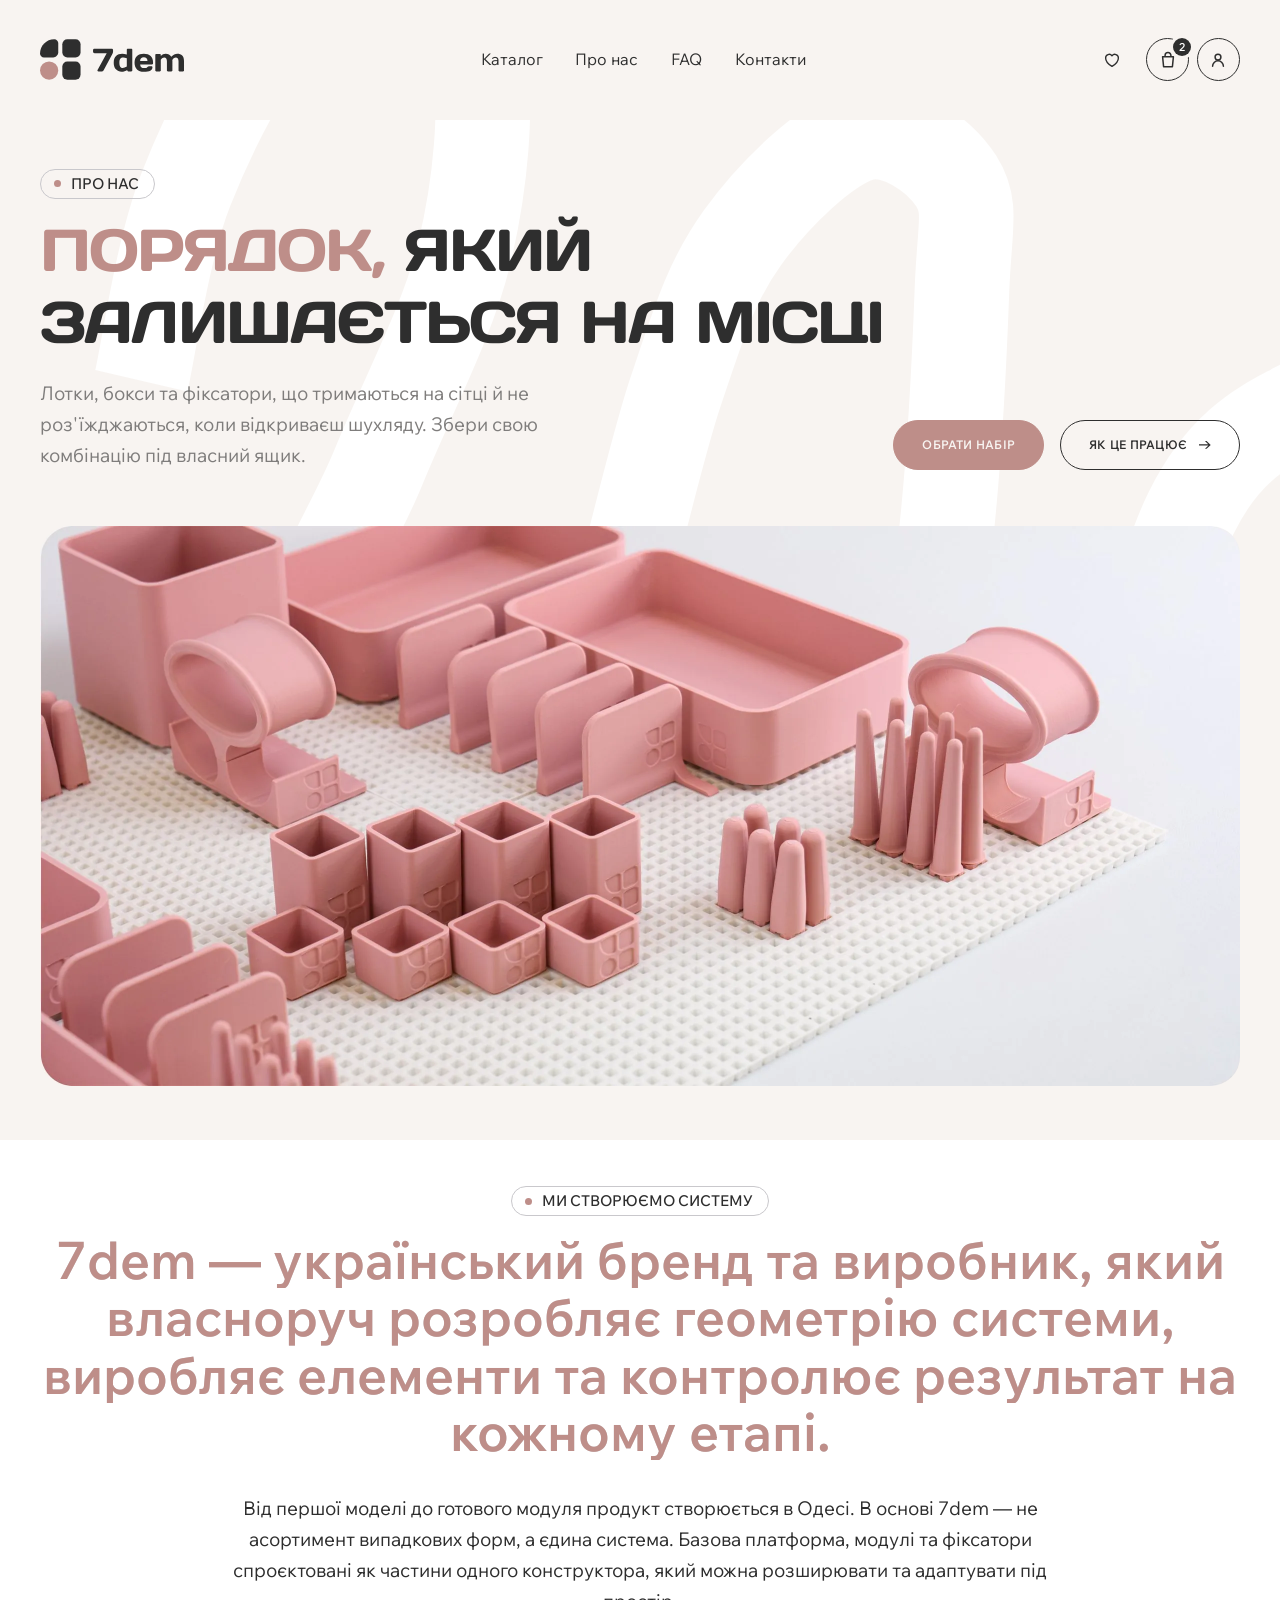
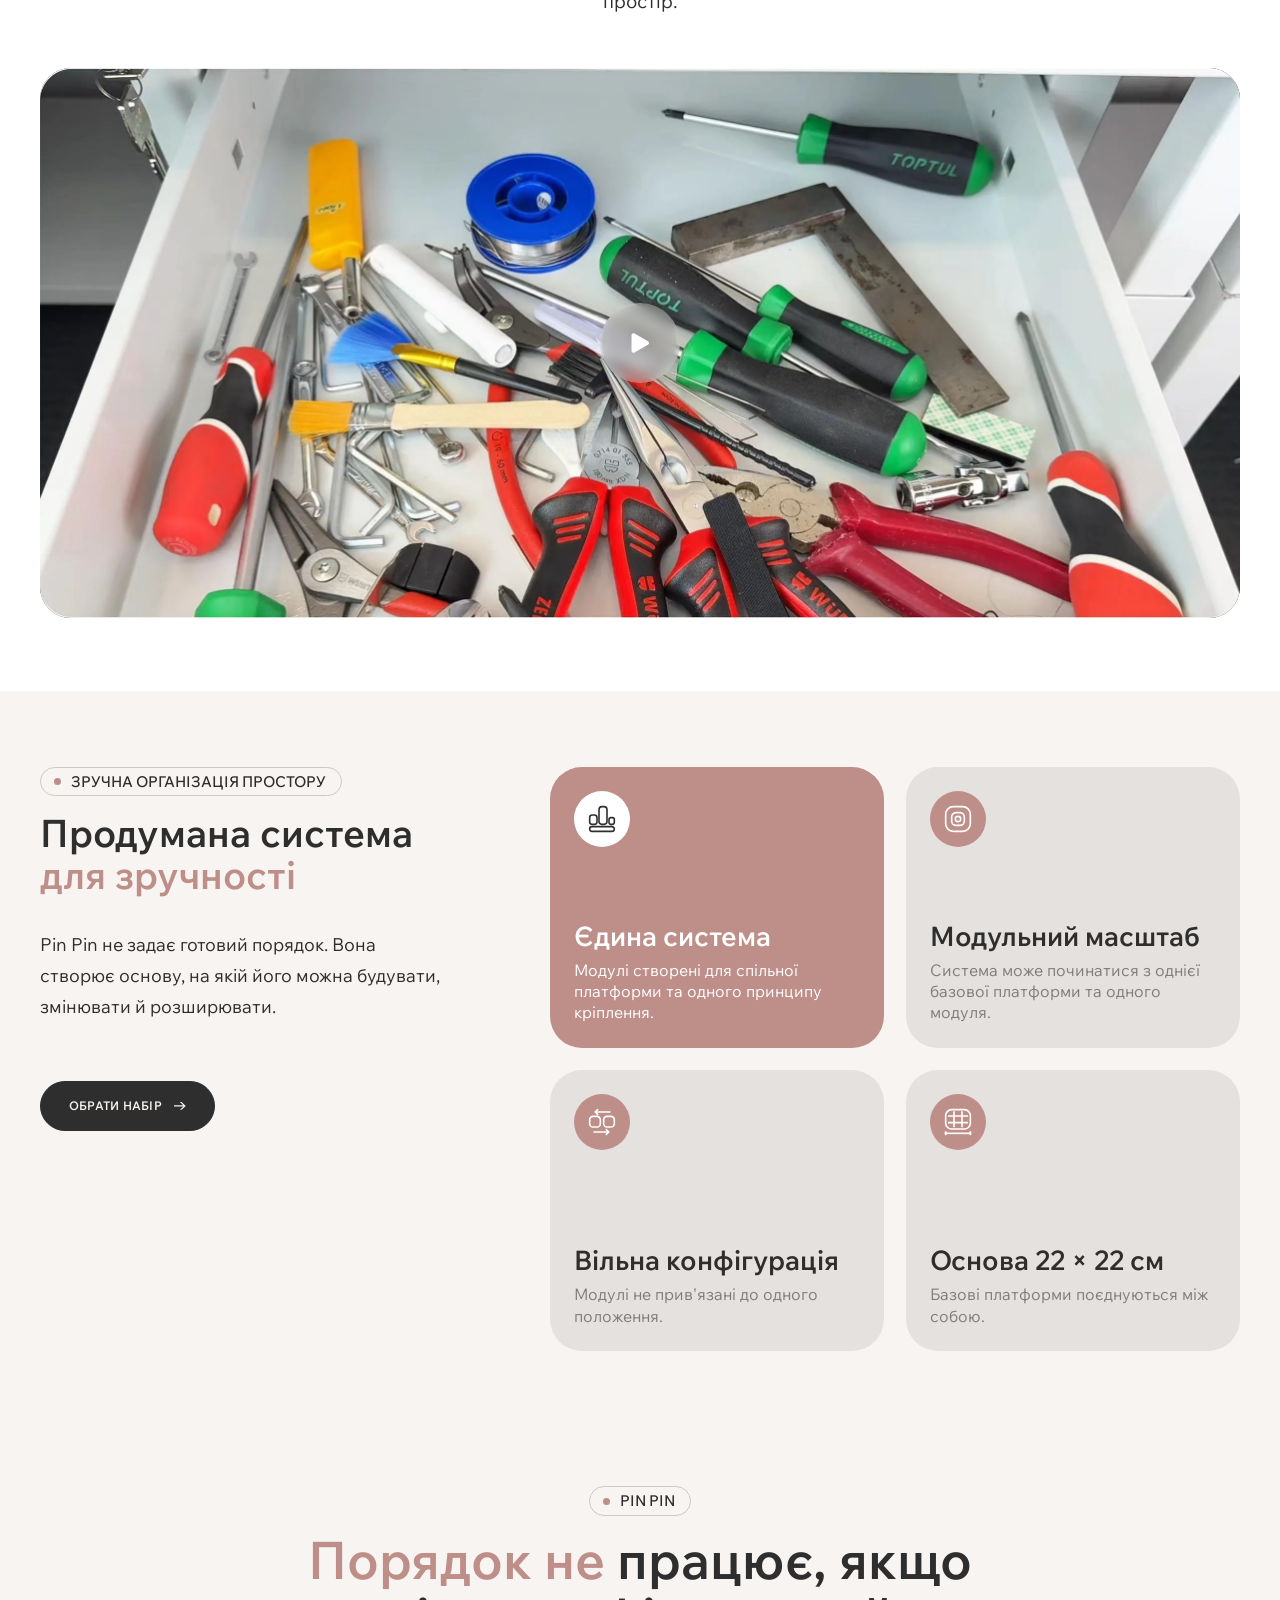
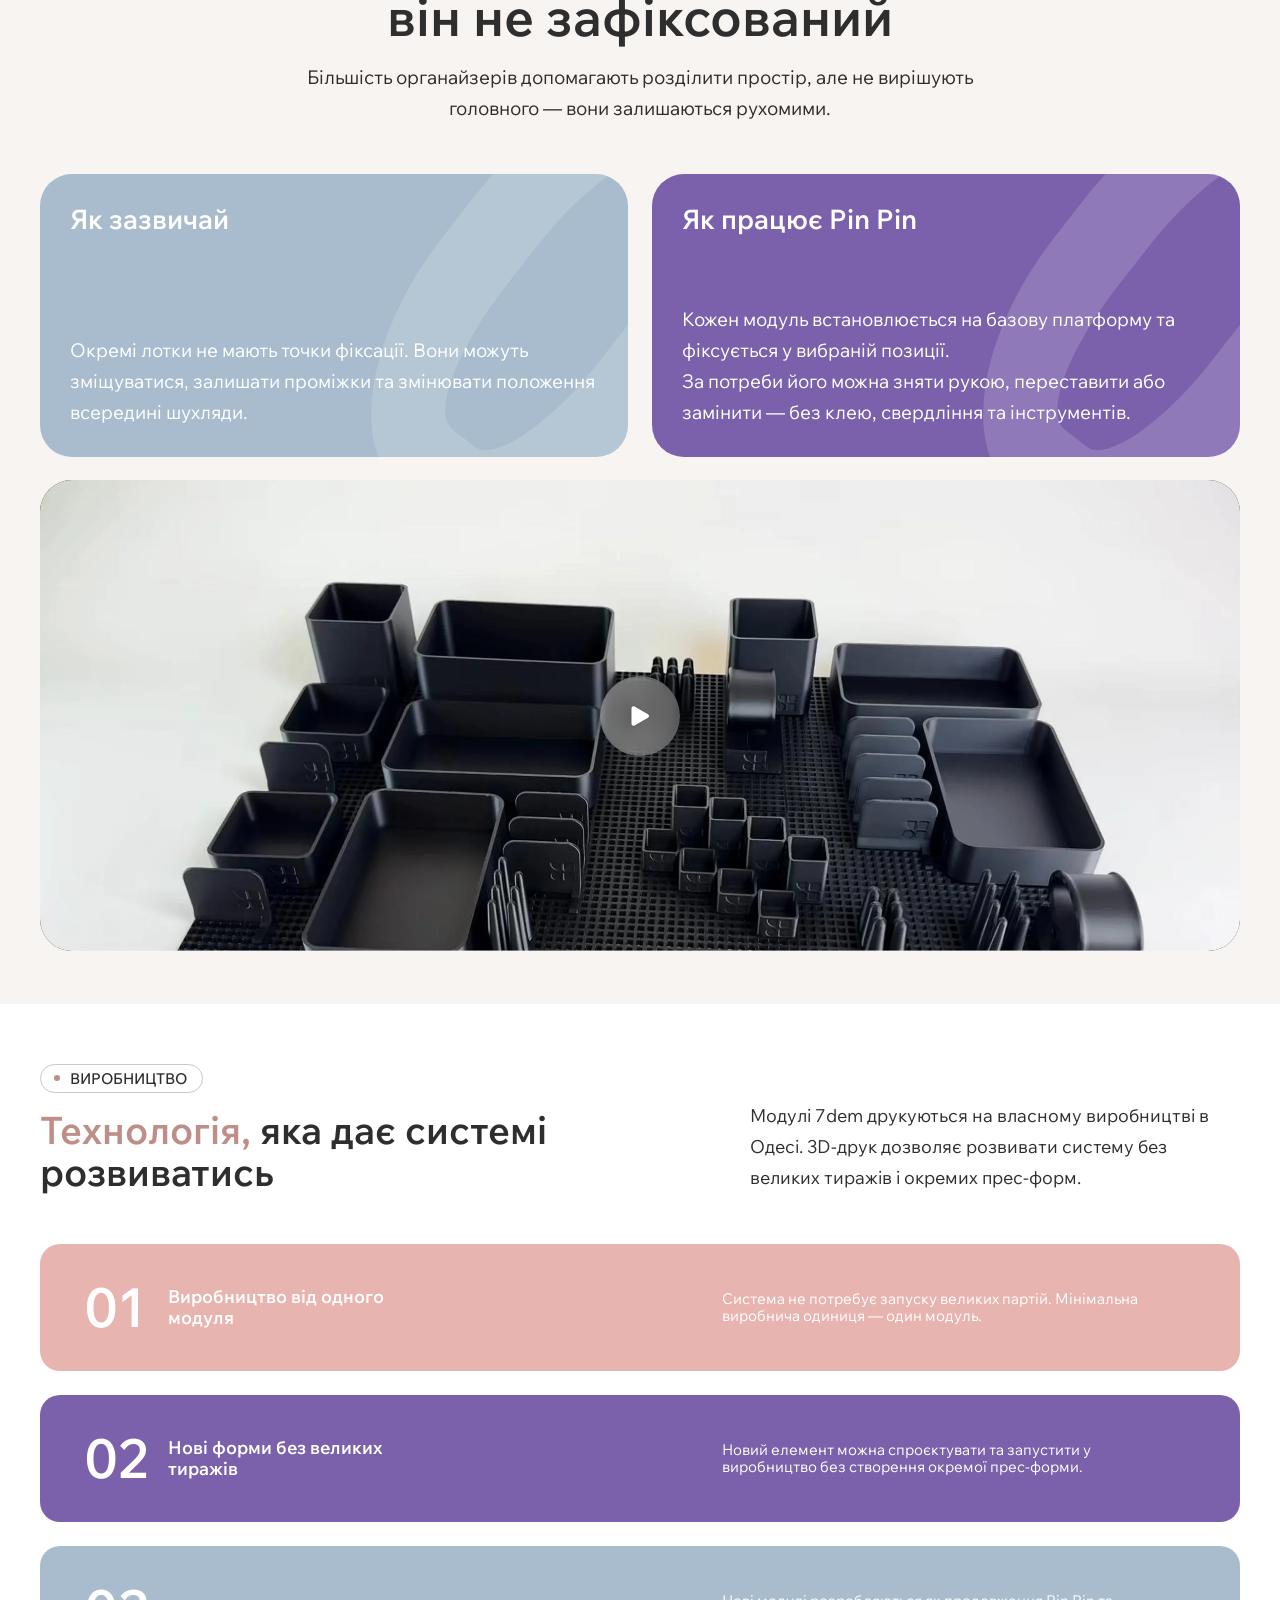
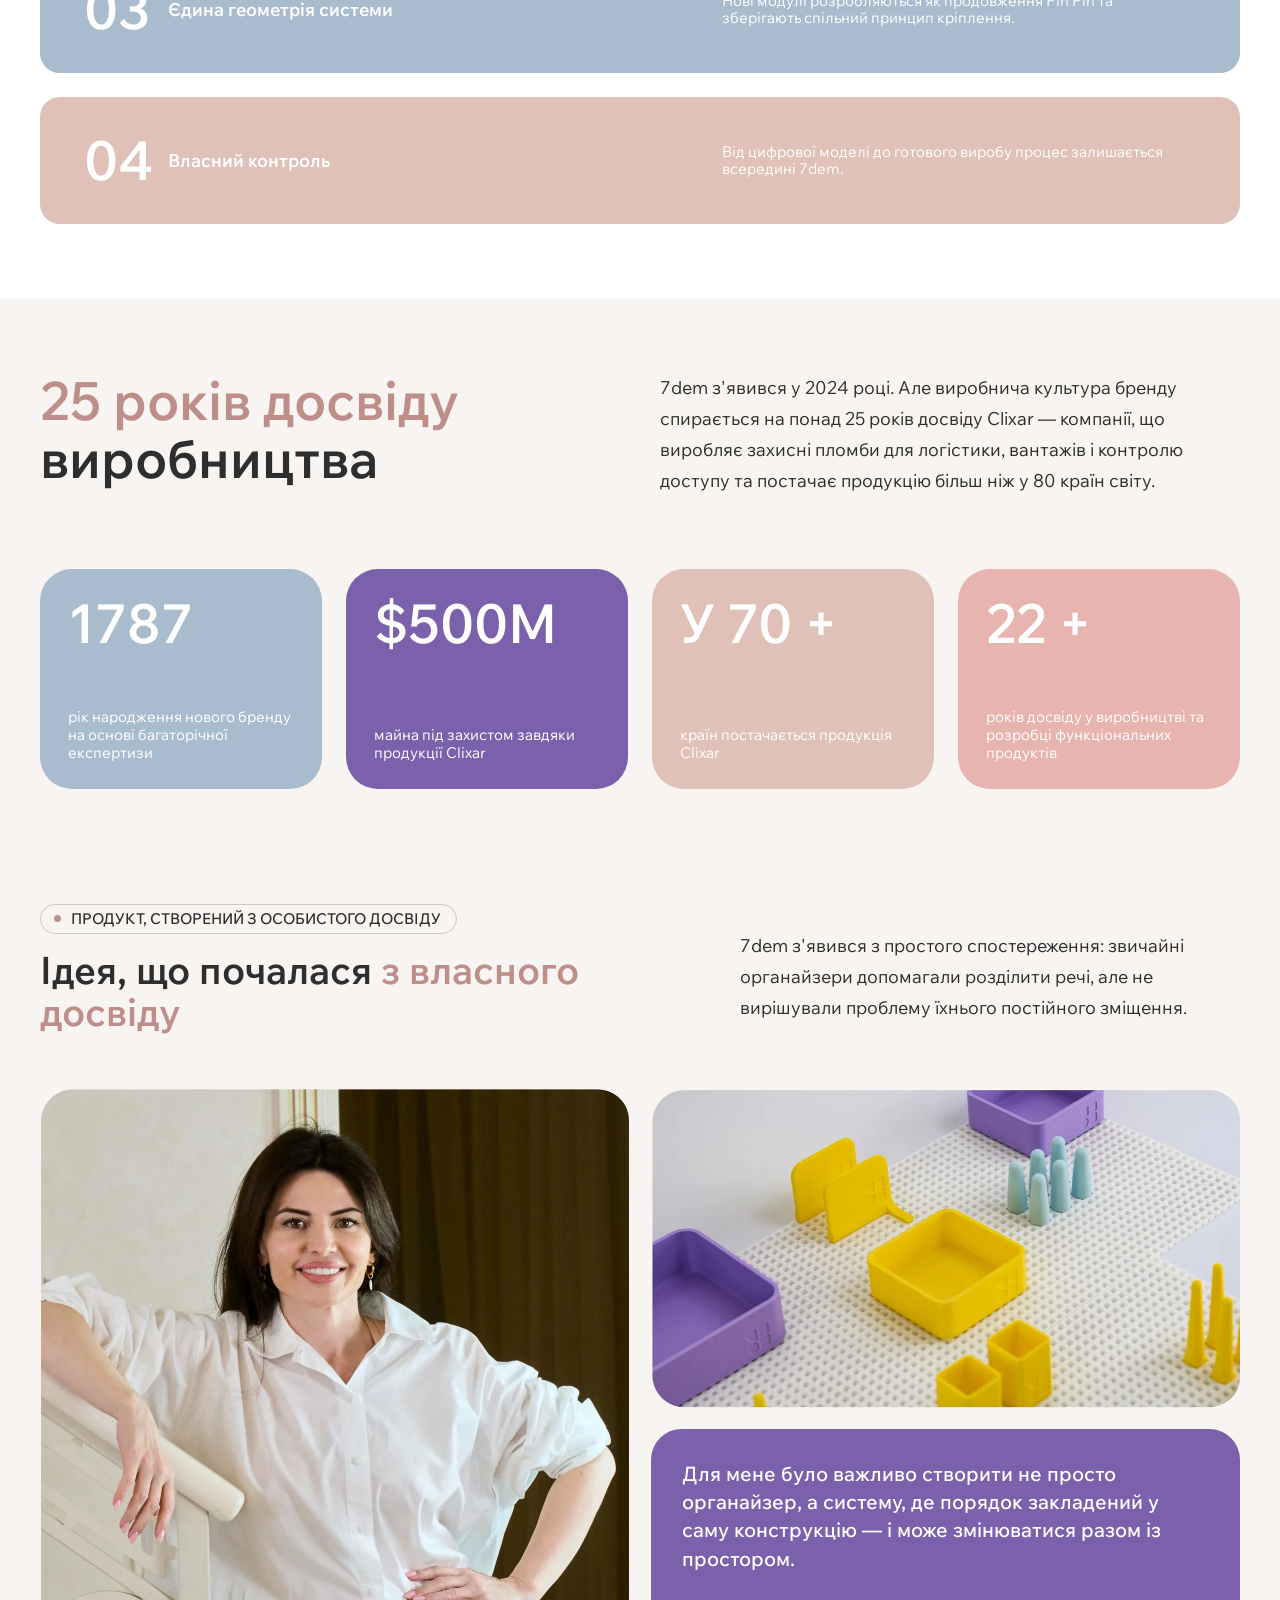
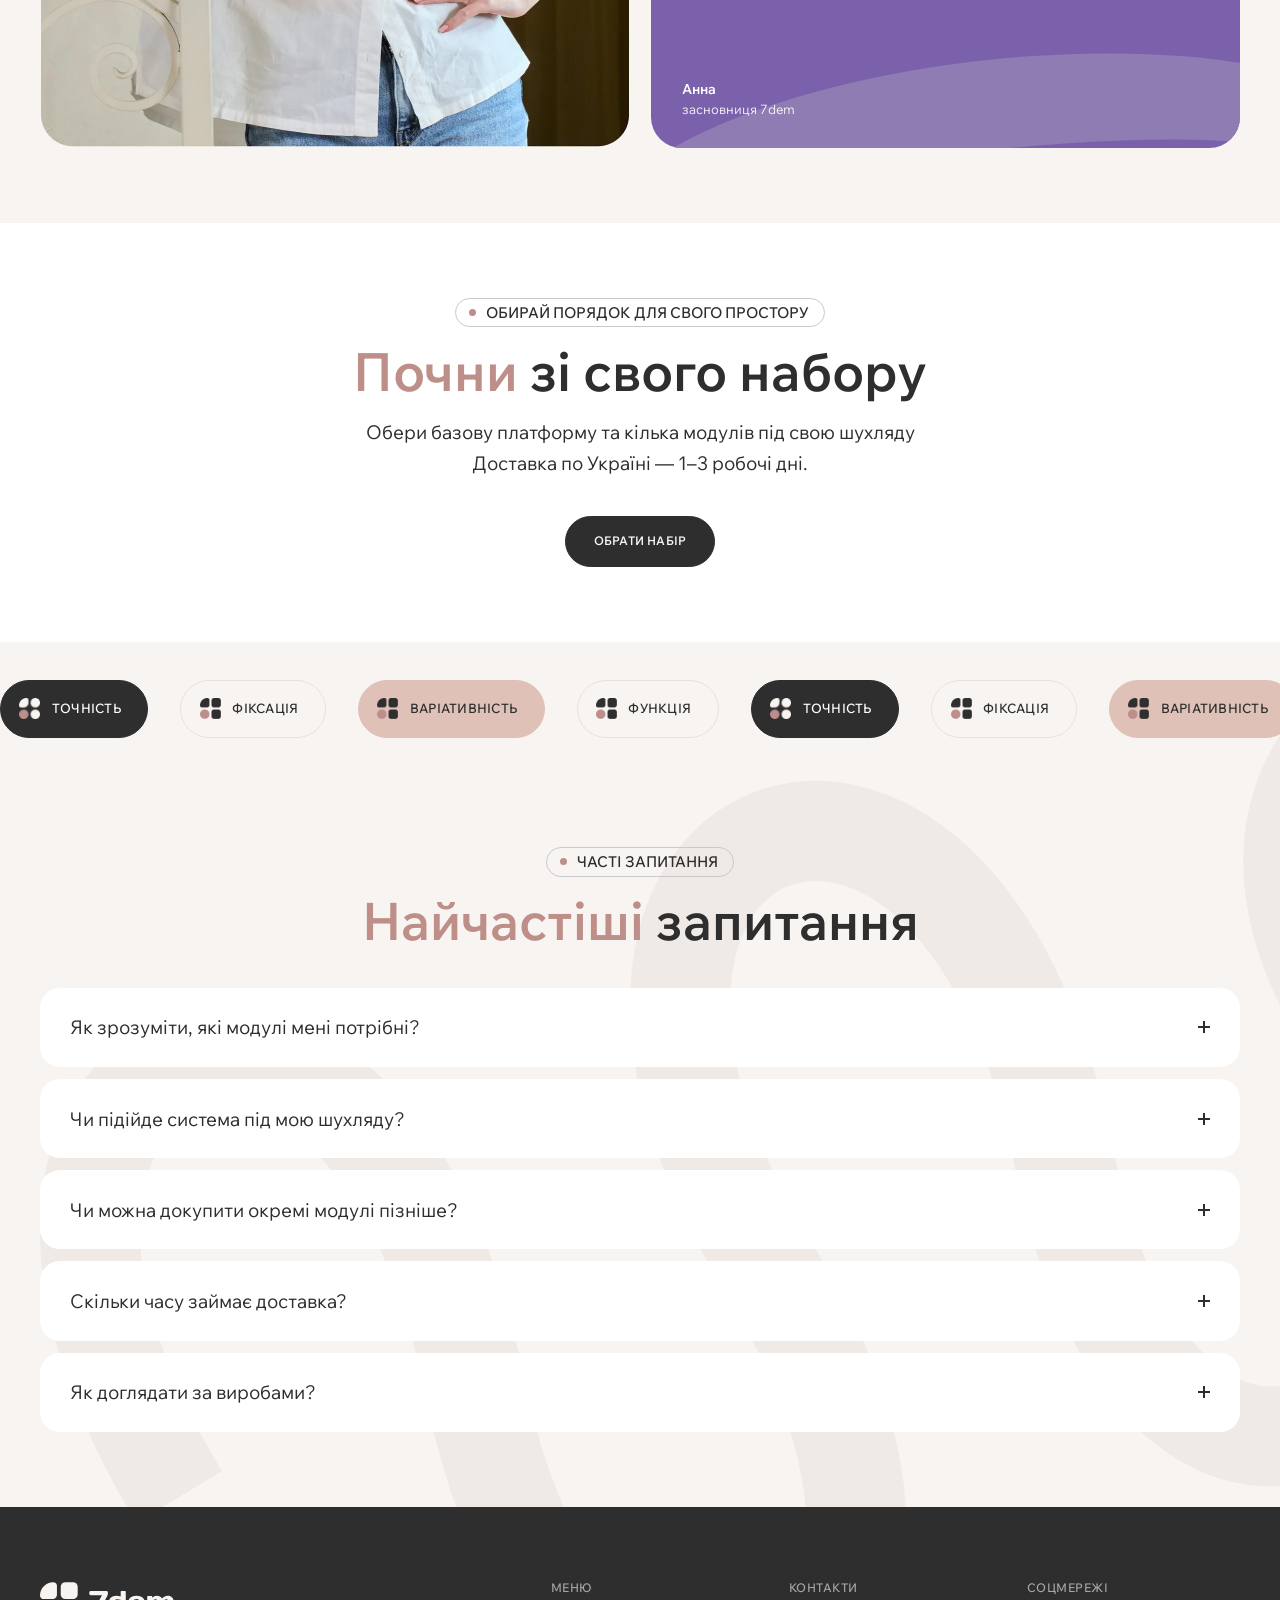
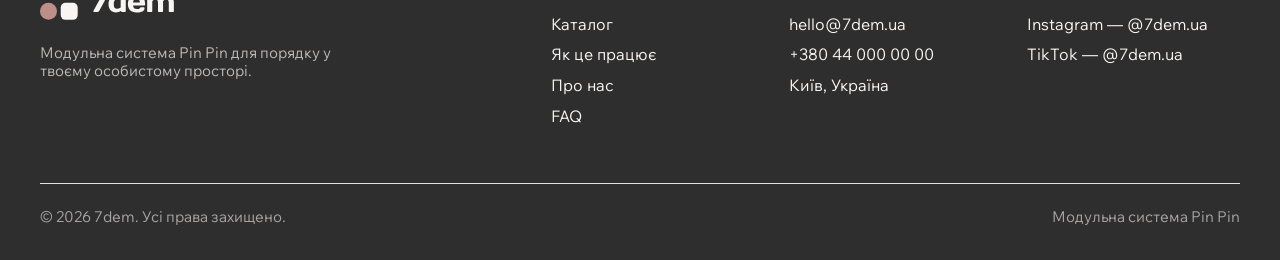
<file: about.html>
<!doctype html>
<html lang="uk">
	<head>
		<meta charset="UTF-8">
		<meta name="viewport" content="width=device-width, initial-scale=1.0">
		<link rel="shortcut icon" href="./assets/img/favicon.ico">
		<meta name="description" content="7dem — українська модульна система Pin Pin для порядку в шухлядах. Дізнайся, як ми розробляємо й виробляємо систему в Одесі.">
		<!--
Страхувальна сітка для появи секцій (@components/effects/reveal): без JS
ніхто не зніме початковий opacity: 0 з [data-fls-reveal*].
-->
		<noscript>
			<style>
				[data-fls-reveal],
			[data-fls-reveal-group] > * { opacity: 1 !important; transform: none !important; }
			</style>
		</noscript>
		<title>Про нас — 7dem</title>
		<script type="module" crossorigin="" src="./js/about.min.js?v=1790749768247"></script>
		<link rel="modulepreload" crossorigin="" href="./js/common.min.js?v=1790749768247">
		<link rel="modulepreload" crossorigin="" href="./js/main.min.js?v=1790749768247">
		<link rel="modulepreload" crossorigin="" href="./js/spollers.min.js?v=1790749768247">
		<link rel="modulepreload" crossorigin="" href="./js/marqueepin.min.js?v=1790749768247">
		<link rel="modulepreload" crossorigin="" href="./js/faqpin.min.js?v=1790749768247">
		<link rel="stylesheet" crossorigin="" href="./css/common.min.css?v=1790749768247">
		<link rel="stylesheet" crossorigin="" href="./css/main.min.css?v=1790749768247">
		<link rel="stylesheet" crossorigin="" href="./css/spollers.min.css?v=1790749768247">
		<link rel="stylesheet" crossorigin="" href="./css/marqueepin.min.css?v=1790749768247">
		<link rel="stylesheet" crossorigin="" href="./css/faqpin.min.css?v=1790749768247">
		<link rel="stylesheet" crossorigin="" href="./css/about.min.css?v=1790749768247">
		<link rel="stylesheet" crossorigin="" href="./css/tabletext.min.css?v=1790749768247">
	</head>
	<body>
		<div class="wrapper">
			<!--
Порт: src/shopify/relax-theme/sections/header.liquid (header_style relax), стилі — frontend/styles/header-relax.scss.
2026-09-29 ваніль оновлено за редизайном (Homepage.png): логотип @img/logo.svg, меню з 4 пунктів,
праворуч три іконки замість кнопок «Кошик»/«log in». 2026-09-29 порт синхронізовано з ваніллю.
-->
			<header data-fls-header="" data-fls-header-scroll="" class="header">
				<div class="header__container">
					<div class="header__content">
						<!--
Логотип — вміст @img/logo.svg інлайном (іконка + напис «7dem»): темні частини
fill: currentColor (ховер і білий варіант у підвалі), кружечок — розовий класом
-->
						<a href="index.html" class="header__logo" aria-label="7dem">
							<svg class="header__logo-img" viewbox="0 0 105 29" fill="none" xmlns="http://www.w3.org/2000/svg" aria-hidden="true">
								<path d="M0 10.2426C0 4.64098 4.541 0.0999756 10.1426 0.0999756C11.6986 0.0999756 12.96 1.36136 12.96 2.91737V9.45997C12.96 11.4482 11.3482 13.06 9.36 13.06H2.81739C1.26139 13.06 0 11.7986 0 10.2426Z" fill="currentColor"></path>
								<rect x="15.8401" y="0.0999756" width="12.96" height="12.96" rx="3.6" fill="currentColor"></rect>
								<circle class="header__logo-dot" cx="6.48" cy="22.4199" r="6.48"></circle>
								<rect x="15.8401" y="15.9399" width="12.96" height="12.96" rx="3.6" fill="currentColor"></rect>
								<path d="M37.6649 8.99375V7.93625C37.6649 7.64375 37.7737 7.3925 37.9912 7.1825C38.2087 6.9725 38.4637 6.8675 38.7562 6.8675H50.8049C51.0974 6.8675 51.3487 6.9725 51.5587 7.1825C51.7762 7.3925 51.8849 7.64375 51.8849 7.93625V8.97125C51.8849 9.48875 51.6562 10.1712 51.1987 11.0187L45.2924 21.9425C44.9099 22.6475 44.4187 23 43.8187 23H41.5124C41.2124 23 40.9987 22.9025 40.8712 22.7075C40.7512 22.505 40.7512 22.2875 40.8712 22.055L47.3737 10.0512H38.7562C38.4487 10.0512 38.1899 9.95 37.9799 9.7475C37.7699 9.5375 37.6649 9.28625 37.6649 8.99375ZM57.8704 23.225C56.3029 23.225 54.9904 22.6737 53.9329 21.5712C52.8829 20.4687 52.3579 18.89 52.3579 16.835C52.3579 14.7725 52.9016 13.1937 53.9891 12.0987C55.0841 10.9962 56.5541 10.445 58.3991 10.445C59.3516 10.445 60.4354 10.6362 61.6504 11.0187V7.565C61.6504 7.3625 61.7141 7.1975 61.8416 7.07C61.9766 6.935 62.1416 6.8675 62.3366 6.8675H64.8454C65.0479 6.8675 65.2129 6.935 65.3404 7.07C65.4754 7.1975 65.5429 7.3625 65.5429 7.565V22.3137C65.5429 22.5087 65.4754 22.6737 65.3404 22.8087C65.2129 22.9362 65.0479 23 64.8454 23H62.6854C62.4829 23 62.3179 22.9362 62.1904 22.8087C62.0629 22.6737 61.9991 22.5087 61.9991 22.3137V21.965C60.8141 22.805 59.4379 23.225 57.8704 23.225ZM59.2091 13.1675C58.1741 13.1675 57.4429 13.46 57.0154 14.045C56.5879 14.6225 56.3741 15.5525 56.3741 16.835C56.3741 18.1175 56.5766 19.0512 56.9816 19.6362C57.3866 20.2212 57.9941 20.5137 58.8041 20.5137C59.6216 20.5137 60.5704 20.1762 61.6504 19.5012V13.6175C60.6829 13.3175 59.8691 13.1675 59.2091 13.1675ZM68.8846 21.5825C67.7296 20.4875 67.1521 18.9125 67.1521 16.8575C67.1521 14.795 67.7333 13.2125 68.8958 12.11C70.0583 11 71.6708 10.445 73.7333 10.445C75.7958 10.445 77.4046 10.985 78.5596 12.065C79.7146 13.1375 80.2921 14.6787 80.2921 16.6887V17.33C80.2921 17.5325 80.2246 17.7012 80.0896 17.8362C79.9621 17.9637 79.7971 18.0275 79.5946 18.0275H71.1233C71.1983 18.95 71.4608 19.6212 71.9108 20.0412C72.3683 20.4612 73.0958 20.6712 74.0933 20.6712C75.0908 20.6712 75.7733 20.4462 76.1408 19.9962C76.5083 19.5462 76.9621 19.3175 77.5021 19.31H79.1783C79.3808 19.31 79.5458 19.3775 79.6733 19.5125C79.8083 19.64 79.8758 19.805 79.8758 20.0075C79.8758 22.16 77.8246 23.2325 73.7221 23.225C71.6521 23.225 70.0396 22.6775 68.8846 21.5825ZM71.1008 15.6537H76.3321C76.2571 13.8837 75.3871 12.9987 73.7221 12.9987C72.0646 12.9987 71.1908 13.8837 71.1008 15.6537ZM81.9013 22.3137V11.3675C81.9013 11.165 81.965 11 82.0925 10.8725C82.2275 10.7375 82.3925 10.67 82.5875 10.67H85.1075C85.31 10.67 85.475 10.7375 85.6025 10.8725C85.73 11 85.7938 11.165 85.7938 11.3675V12.0762C86.3338 11.5512 86.8625 11.15 87.38 10.8725C87.905 10.5875 88.535 10.445 89.27 10.445C91.0175 10.445 92.3413 11.165 93.2413 12.605C94.6363 11.1575 96.065 10.4375 97.5275 10.445C98.9975 10.445 100.156 10.8875 101.004 11.7725C101.859 12.65 102.286 14.0112 102.286 15.8562V22.3137C102.286 22.5162 102.223 22.6812 102.095 22.8087C101.968 22.9362 101.803 23 101.6 23H99.0913C98.8888 23 98.72 22.9362 98.585 22.8087C98.4575 22.6737 98.3938 22.5087 98.3938 22.3137V15.8562C98.3938 14.0562 97.7413 13.16 96.4363 13.1675C95.6413 13.1675 94.82 13.7412 93.9725 14.8887C94.0175 15.2112 94.04 15.5337 94.04 15.8562V22.3137C94.04 22.5162 93.9725 22.6812 93.8375 22.8087C93.71 22.9362 93.5488 23 93.3538 23H90.845C90.6425 23 90.4738 22.9362 90.3388 22.8087C90.2113 22.6737 90.1475 22.5087 90.1475 22.3137V15.8562C90.1475 14.0562 89.495 13.16 88.19 13.1675C87.3575 13.1675 86.5588 13.7037 85.7938 14.7762V22.3137C85.7938 22.5162 85.7263 22.6812 85.5913 22.8087C85.4638 22.9362 85.3025 23 85.1075 23H82.5875C82.385 23 82.22 22.9362 82.0925 22.8087C81.965 22.6812 81.9013 22.5162 81.9013 22.3137Z" fill="currentColor"></path>
							</svg>
						</a>
						<div class="header__menu menu">
							<nav class="menu__body">
								<ul class="menu__list">
									<!-- 2026-09-29 редизайн: «Як це працює» і «Доставка» з шапки прибрано (лишились у підвалі) -->
									<li class="menu__item">
										<a href="cataloge.html" class="menu__link">Каталог</a>
									</li>
									<li class="menu__item">
										<a href="about.html" class="menu__link">Про нас</a>
									</li>
									<li class="menu__item">
										<a href="faq.html" class="menu__link">FAQ</a>
									</li>
									<li class="menu__item">
										<a href="#" class="menu__link">Контакти</a>
									</li>
								</ul>
								<div class="menu__actions-mob"></div>
							</nav>
						</div>
						<!--
<fetch url="@components/layout/menu/menu.json">
<each loop='item in response'>
</each>
</fetch>
-->
						<div class="header__actions">
							<!--
«Збережене»: лічильник оновлює layout/bookmarks (localStorage),
атрибут data-fls-bookmarks-count і підвантажує цей модуль на кожній сторінці
-->
							<a href="saved.html" class="header__saved" aria-label="Збережене">
								<svg viewbox="0 0 24 24" fill="none" aria-hidden="true">
									<path d="M12 20.5S3.5 15.4 3.5 9.2A4.7 4.7 0 0 1 12 6.4a4.7 4.7 0 0 1 8.5 2.8c0 6.2-8.5 11.3-8.5 11.3Z" stroke="currentColor" stroke-width="1.8" stroke-linejoin="round"></path>
								</svg>
								<span class="header__count header__count--saved" data-fls-bookmarks-count="" hidden>0</span>
							</a>
							<!--
Кошик: у ванілі — посилання на сторінку кошика (custom/cartlist), лічильник статичний
(як у макеті); у темі кошик відкриває вендорський cart-drawer, число — cart.item_count
-->
							<a href="cart.html" class="header__circle" aria-label="Кошик">
								<svg viewbox="0 0 24 24" fill="none" aria-hidden="true">
									<path d="M8.5 8V6.5a3.5 3.5 0 0 1 7 0V8M5.5 8h13l-1.2 12h-10.6L5.5 8Z" stroke="currentColor" stroke-width="1.8" stroke-linecap="round" stroke-linejoin="round"></path>
								</svg>
								<span class="header__count">2</span>
							</a>
							<!--
Кабінет: веде на ванільну сторінку входу (custom/authform). locals user (лише ваніль,
сторінки кабінету) — «увійшла» клієнтка: посилання одразу в кабінет. Лише через typeof:
голий плейсхолдер незаданого local у strictMode posthtml-expressions валить збірку
-->
							<a href="login.html" class="header__circle" aria-label="Увійти">
								<svg viewbox="0 0 24 24" fill="none" aria-hidden="true">
									<circle cx="12" cy="8.5" r="3.5" stroke="currentColor" stroke-width="1.8"></circle>
									<path d="M5.5 19.5a6.5 6.5 0 0 1 13 0" stroke="currentColor" stroke-width="1.8" stroke-linecap="round"></path>
								</svg>
							</a>
							<button type="button" data-fls-menu="" class="menu__icon icon-menu" aria-label="Меню">
								<span></span>
							</button>
						</div>
					</div>
				</div>
			</header>
			<main class="page">
				<div data-fls-about="" class="about">
					<!--
Shopify: src/shopify/relax-theme/sections/abouthero.liquid (стилі й JS спільні — підключені в theme.js). Змінюєш розмітку тут — онови й там.
2026-09-29 ваніль оновлено за редизайном (About.png): фото в межах контейнера (рожевий набір, вирізано з макета),
білі хвилі на тлі, кнопки-пігулки капсом. Liquid синхронізовано 2026-09-29.
-->
					<section data-fls-abouthero="" class="abouthero" data-fls-reveal-load="">
						<!-- Білі хвилі на тлі — той самий шлях, що в hero головної, інший масштаб і зсув -->
						<div class="abouthero__decor" aria-hidden="true">
							<svg class="abouthero__decor-svg" viewbox="0 0 1440 1650" fill="none" xmlns="http://www.w3.org/2000/svg">
								<path d="M-71 751C-63.2 717.3 -49.2 613.2 -24 549C1.2 484.8 41.5 405.3 80 366C118.5 326.7 172.8 306 207 313C241.2 320 274.5 357.3 285 408C295.5 458.7 287.5 544.8 270 617C252.5 689.2 208.3 771 180 841C151.7 911 106.7 971.5 100 1037C93.3 1102.5 120 1194.8 140 1234C160 1273.2 191.3 1273.5 220 1272C248.7 1270.5 281 1258.5 312 1225C343 1191.5 375.8 1147.8 406 1071C436.2 994.2 466.7 842.5 493 764C519.3 685.5 531.2 645.7 564 600C596.8 554.3 652.3 500 690 490C727.7 480 772.3 512.3 790 540C807.7 567.7 798.5 587.7 796 656C793.5 724.3 788.2 847.3 775 950C761.8 1052.7 730.2 1203 717 1272C703.8 1341 691.8 1344.3 696 1364C700.2 1383.7 712.3 1394 742 1390C771.7 1386 842.5 1366.3 874 1340C905.5 1313.7 903.7 1306.8 931 1232C958.3 1157.2 1001.2 966.3 1038 891C1074.8 815.7 1119.7 797.8 1152 780C1184.3 762.2 1209 774.3 1232 784C1255 793.7 1276.8 802 1290 838C1303.2 874 1325 933.2 1311 1000C1297 1066.8 1227 1173.2 1206 1239C1185 1304.8 1183.2 1352.2 1185 1395C1186.8 1437.8 1197.8 1471 1217 1496C1236.2 1521 1265.5 1547.7 1300 1545C1334.5 1542.3 1390 1521.8 1424 1480C1458 1438.2 1490.7 1325 1504 1294" stroke-width="100"></path>
							</svg>
						</div>
						<div class="abouthero__container" data-fls-reveal-group="">
							<div data-fls-tabletext="" class="tabletext">Про нас</div>
							<h1 class="abouthero__title">
								<mark class="abouthero__highlight">Порядок,</mark>
								який
								<br>
								залишається на місці
							</h1>
							<p class="abouthero__text">
								Лотки, бокси та фіксатори, що тримаються на сітці й не роз'їжджаються, коли відкриваєш шухляду. Збери
			свою комбінацію під власний ящик.
							</p>
							<div class="abouthero__buttons">
								<a href="cataloge.html" class="abouthero__button abouthero__button--primary button button--caps button--border-color-three button--background-lightred">Обрати набір</a>
								<a href="#systemcompare" class="abouthero__button button button--caps button--border-color-one">
									Як це працює
									<svg aria-hidden="true" width="12" height="8" viewbox="0 0 12 8" fill="none" xmlns="http://www.w3.org/2000/svg">
										<path d="M7.60003 7.87195H5.93602L9.96803 3.93595L5.93602 -5.19753e-05H7.60003L11.696 3.93595L7.60003 7.87195ZM10.208 4.51195H2.44379e-05V3.35995H10.208V4.51195Z"></path>
									</svg>
								</a>
							</div>
							<div class="abouthero__media" data-fls-reveal="fade">
								<picture>
									<source media="(max-width: 600px)" srcset="./assets/img/about/hero-set-pink-600.webp" type="image/webp">
									<source media="(max-width: 1200px)" srcset="./assets/img/about/hero-set-pink-1200.webp" type="image/webp">
									<img alt="Рожевий набір Pin Pin на базовій платформі" class="abouthero__image" width="2402" height="1120" fetchpriority="high" src="./assets/img/about/hero-set-pink.webp">
								</picture>
							</div>
						</div>
					</section>
					<!--
Shopify: src/shopify/relax-theme/sections/companyintro.liquid (стилі й JS спільні — підключені в theme.js). Змінюєш розмітку тут — онови й там.
2026-09-29 ваніль оновлено за редизайном (About.png): біла смуга на всю ширину замість картки, одне широке фото
(постер відео, шухляда з інструментами — вирізано з макета, кнопку play зафарбовано) замість відео + плашки «2024».
Заголовок заливається розовим при скролі (effects/textreveal). Liquid синхронізовано 2026-09-29.
-->
					<section data-fls-companyintro="" class="companyintro">
						<div class="companyintro__container">
							<div class="companyintro__card" data-fls-reveal-group="" data-fls-watcher="" data-fls-watcher-once="">
								<div data-fls-tabletext="" class="tabletext">Ми створюємо систему</div>
								<h2 class="companyintro__title" data-fls-textreveal="" data-fls-watcher="" data-fls-watcher-once="" data-fls-watcher-threshold="0.3">
									7dem — український бренд та виробник, який
									<span class="companyintro__muted">
										власноруч розробляє геометрію системи, виробляє елементи та
					контролює результат на кожному етапі.
									</span>
								</h2>
								<p class="companyintro__text">
									Від першої моделі до готового модуля продукт створюється в Одесі. В основі 7dem — не асортимент
				випадкових форм, а єдина система. Базова платформа, модулі та фіксатори спроєктовані як частини
				одного конструктора, який можна розширювати та адаптувати під простір.
								</p>
								<!-- TODO: постер-заглушка — розмітку/JS плеєра реального відео додати окремо -->
								<div class="companyintro__video" data-fls-videofullscreen="">
									<picture>
										<source media="(max-width: 600px)" srcset="./assets/img/about/drawer-tools-600.webp" type="image/webp">
										<source media="(max-width: 1200px)" srcset="./assets/img/about/drawer-tools-1200.webp" type="image/webp">
										<img alt="Шухляда з інструментами без системи" class="companyintro__video-image" width="2404" height="1102" loading="lazy" src="./assets/img/about/drawer-tools.webp">
									</picture>
									<button type="button" class="companyintro__play" aria-label="Відтворити відео">
										<svg width="18" height="20" viewbox="0 0 18 20" fill="none" xmlns="http://www.w3.org/2000/svg">
											<path d="M17 8.26795C18.3333 9.03775 18.3333 10.9623 17 11.7321L3.5 19.5263C2.16667 20.2961 0.5 19.3338 0.5 17.7942L0.5 2.20577C0.5 0.666224 2.16667 -0.296101 3.5 0.473674L17 8.26795Z" fill="currentColor"></path>
										</svg>
									</button>
								</div>
							</div>
						</div>
					</section>
					<!--
Shopify: src/shopify/relax-theme/sections/aboutfeatures.liquid (стилі й JS спільні — підключені в theme.js). Змінюєш розмітку тут — онови й там.
2026-09-29 ваніль оновлено за редизайном (About.png): перша картка — розова з білим текстом, кнопка темна
одразу під текстом. Liquid синхронізовано 2026-09-29.
-->
					<section data-fls-aboutfeatures="" class="aboutfeatures">
						<div class="aboutfeatures__container" data-fls-reveal-group="" data-fls-watcher="" data-fls-watcher-once="">
							<div class="aboutfeatures__head">
								<div data-fls-tabletext="" class="tabletext">Зручна організація простору</div>
								<h2 class="aboutfeatures__title">
									Продумана система
									<mark class="aboutfeatures__highlight">для зручності</mark>
								</h2>
								<p class="aboutfeatures__text">
									Pin Pin не задає готовий порядок. Вона створює основу, на якій його можна будувати, змінювати й
				розширювати.
								</p>
								<a href="cataloge.html" class="aboutfeatures__button button button--caps button--border-color-one button--background-black">
									Обрати набір
									<svg aria-hidden="true" width="12" height="8" viewbox="0 0 12 8" fill="none" xmlns="http://www.w3.org/2000/svg">
										<path d="M7.60003 7.87195H5.93602L9.96803 3.93595L5.93602 -5.19753e-05H7.60003L11.696 3.93595L7.60003 7.87195ZM10.208 4.51195H2.44379e-05V3.35995H10.208V4.51195Z"></path>
									</svg>
								</a>
							</div>
							<ul class="aboutfeatures__grid" data-fls-reveal-group="" data-fls-watcher="" data-fls-watcher-once="">
								<li class="aboutfeatures__card">
									<span class="aboutfeatures__icon" aria-hidden="true">
										<svg width="40" height="40" viewbox="0 0 40 40" fill="none" xmlns="http://www.w3.org/2000/svg">
											<path d="M10.4167 15H7.91667C6.07572 15 4.58334 16.4924 4.58334 18.3333V23.3333C4.58334 25.1743 6.07572 26.6667 7.91667 26.6667H10.4167C12.2576 26.6667 13.75 25.1743 13.75 23.3333V18.3333C13.75 16.4924 12.2576 15 10.4167 15Z" stroke="black" stroke-width="2" stroke-linejoin="round"></path>
											<path d="M22.5 4.58337H20C17.9289 4.58337 16.25 6.26231 16.25 8.33337V22.9167C16.25 24.9878 17.9289 26.6667 20 26.6667H22.5C24.5711 26.6667 26.25 24.9878 26.25 22.9167V8.33337C26.25 6.26231 24.5711 4.58337 22.5 4.58337Z" stroke="black" stroke-width="2" stroke-linejoin="round"></path>
											<path d="M32.9167 18.3334H31.25C29.8693 18.3334 28.75 19.4527 28.75 20.8334V24.1667C28.75 25.5474 29.8693 26.6667 31.25 26.6667H32.9167C34.2974 26.6667 35.4167 25.5474 35.4167 24.1667V20.8334C35.4167 19.4527 34.2974 18.3334 32.9167 18.3334Z" stroke="black" stroke-width="2" stroke-linejoin="round"></path>
											<path d="M32.5 29.5834H7.5C5.88917 29.5834 4.58334 30.8892 4.58334 32.5C4.58334 34.1109 5.88917 35.4167 7.5 35.4167H32.5C34.1108 35.4167 35.4167 34.1109 35.4167 32.5C35.4167 30.8892 34.1108 29.5834 32.5 29.5834Z" stroke="#BE8E89" stroke-width="2" stroke-linejoin="round"></path>
										</svg>
									</span>
									<h3 class="aboutfeatures__name">Єдина система</h3>
									<p class="aboutfeatures__desc">Модулі створені для спільної платформи та одного принципу кріплення.</p>
								</li>
								<li class="aboutfeatures__card">
									<span class="aboutfeatures__icon" aria-hidden="true">
										<svg width="40" height="40" viewbox="0 0 40 40" fill="none" xmlns="http://www.w3.org/2000/svg">
											<path d="M25.8333 4.58337H14.1667C8.87395 4.58337 4.58334 8.87398 4.58334 14.1667V25.8334C4.58334 31.1261 8.87395 35.4167 14.1667 35.4167H25.8333C31.1261 35.4167 35.4167 31.1261 35.4167 25.8334V14.1667C35.4167 8.87398 31.1261 4.58337 25.8333 4.58337Z" stroke="white" stroke-width="2" stroke-linejoin="round"></path>
											<path d="M22.5 12.0834H17.5C14.5085 12.0834 12.0833 14.5085 12.0833 17.5V22.5C12.0833 25.4916 14.5085 27.9167 17.5 27.9167H22.5C25.4916 27.9167 27.9167 25.4916 27.9167 22.5V17.5C27.9167 14.5085 25.4916 12.0834 22.5 12.0834Z" stroke="white" stroke-width="2" stroke-linejoin="round"></path>
											<path d="M20 23.3333C21.8409 23.3333 23.3333 21.8409 23.3333 20C23.3333 18.159 21.8409 16.6666 20 16.6666C18.159 16.6666 16.6667 18.159 16.6667 20C16.6667 21.8409 18.159 23.3333 20 23.3333Z" stroke="black" stroke-width="2" stroke-linejoin="round"></path>
										</svg>
									</span>
									<h3 class="aboutfeatures__name">Модульний масштаб</h3>
									<p class="aboutfeatures__desc">Система може починатися з однієї базової платформи та одного модуля.</p>
								</li>
								<li class="aboutfeatures__card">
									<span class="aboutfeatures__icon" aria-hidden="true">
										<svg width="40" height="40" viewbox="0 0 40 40" fill="none" xmlns="http://www.w3.org/2000/svg">
											<path d="M13.75 12.9166H8.75C6.44882 12.9166 4.58334 14.7821 4.58334 17.0833V22.0833C4.58334 24.3845 6.44882 26.25 8.75 26.25H13.75C16.0512 26.25 17.9167 24.3845 17.9167 22.0833V17.0833C17.9167 14.7821 16.0512 12.9166 13.75 12.9166Z" stroke="black" stroke-width="2" stroke-linejoin="round"></path>
											<path d="M31.25 12.9166H26.25C23.9488 12.9166 22.0833 14.7821 22.0833 17.0833V22.0833C22.0833 24.3845 23.9488 26.25 26.25 26.25H31.25C33.5512 26.25 35.4167 24.3845 35.4167 22.0833V17.0833C35.4167 14.7821 33.5512 12.9166 31.25 12.9166Z" stroke="white" stroke-width="2" stroke-linejoin="round"></path>
											<path d="M30 7.5H11.6667" stroke="black" stroke-width="2" stroke-linecap="round" stroke-linejoin="round"></path>
											<path d="M14.5833 4.58337L11.6667 7.50004L14.5833 10.4167" stroke="black" stroke-width="2" stroke-linecap="round" stroke-linejoin="round"></path>
											<path d="M10 32.5H28.3333" stroke="white" stroke-width="2" stroke-linecap="round" stroke-linejoin="round"></path>
											<path d="M25.4167 29.5834L28.3333 32.5L25.4167 35.4167" stroke="white" stroke-width="2" stroke-linecap="round" stroke-linejoin="round"></path>
										</svg>
									</span>
									<h3 class="aboutfeatures__name">Вільна конфігурація</h3>
									<p class="aboutfeatures__desc">Модулі не прив'язані до одного положення.</p>
								</li>
								<li class="aboutfeatures__card">
									<span class="aboutfeatures__icon" aria-hidden="true">
										<svg width="40" height="40" viewbox="0 0 40 40" fill="none" xmlns="http://www.w3.org/2000/svg">
											<path d="M27.9167 4.58337H12.0833C7.94121 4.58337 4.58334 7.94124 4.58334 12.0834V21.25C4.58334 25.3922 7.94121 28.75 12.0833 28.75H27.9167C32.0588 28.75 35.4167 25.3922 35.4167 21.25V12.0834C35.4167 7.94124 32.0588 4.58337 27.9167 4.58337Z" stroke="white" stroke-width="2" stroke-linejoin="round"></path>
											<path d="M15 6.66663V26.6666M25 6.66663V26.6666" stroke="white" stroke-width="2" stroke-linejoin="round"></path>
											<path d="M7.5 12.5H32.5M7.5 20.8333H32.5" stroke="white" stroke-width="2" stroke-linejoin="round"></path>
											<path d="M3.33334 34.1666H36.6667" stroke="black" stroke-width="2" stroke-linejoin="round"></path>
											<path d="M4.58334 31.6666V36.6666M35.4167 31.6666V36.6666" stroke="black" stroke-width="2" stroke-linejoin="round"></path>
										</svg>
									</span>
									<h3 class="aboutfeatures__name">Основа 22 × 22 см</h3>
									<p class="aboutfeatures__desc">Базові платформи поєднуються між собою.</p>
								</li>
							</ul>
						</div>
					</section>
					<!--
Shopify: src/shopify/relax-theme/sections/systemcompare.liquid (стилі й JS спільні — підключені в theme.js). Змінюєш розмітку тут — онови й там.
2026-09-29 ваніль оновлено за редизайном (About.png): пігулка «Pin Pin», статичний двоколірний заголовок
(без textreveal), картки sky / violet з білим текстом без стрілки, постер відео з кольоровим набором
(вирізано з макета, кнопку play зафарбовано). Liquid синхронізовано 2026-09-29.
-->
					<section data-fls-systemcompare="" class="systemcompare" id="systemcompare">
						<div class="systemcompare__container" data-fls-reveal-group="" data-fls-watcher="" data-fls-watcher-once="">
							<div data-fls-tabletext="" class="tabletext">Pin Pin</div>
							<h2 class="systemcompare__title">
								<mark class="systemcompare__highlight">Порядок не</mark>
								працює, якщо
								<br>
								він не зафіксований
							</h2>
							<p class="systemcompare__text">
								Більшість органайзерів допомагають розділити простір, але не вирішують головного — вони залишаються
			рухомими.
							</p>
							<div class="systemcompare__compare">
								<div class="systemcompare__item systemcompare__item--before">
									<h3 class="systemcompare__name">Як зазвичай</h3>
									<p class="systemcompare__desc">
										Окремі лотки не мають точки фіксації. Вони можуть зміщуватися, залишати проміжки та змінювати
					положення всередині шухляди.
									</p>
								</div>
								<div class="systemcompare__item systemcompare__item--after">
									<h3 class="systemcompare__name">Як працює Pin Pin</h3>
									<p class="systemcompare__desc">
										Кожен модуль встановлюється на базову платформу та фіксується у вибраній позиції.
										<br>
										За потреби його можна зняти рукою, переставити або замінити — без клею, свердління та
					інструментів.
									</p>
								</div>
							</div>
							<!-- TODO: постер-заглушка — розмітку/JS плеєра реального відео додати окремо -->
							<div class="systemcompare__video" data-fls-videofullscreen="">
								<picture>
									<source media="(max-width: 600px)" srcset="./assets/img/about/video-set-black-600.webp" type="image/webp">
									<source media="(max-width: 1200px)" srcset="./assets/img/about/video-set-black-1200.webp" type="image/webp">
									<img alt="Чорний набір Pin Pin на базовій платформі" class="systemcompare__video-image" width="2400" height="940" loading="lazy" src="./assets/img/about/video-set-black.webp">
								</picture>
								<button type="button" class="systemcompare__play" aria-label="Відтворити відео">
									<svg width="18" height="20" viewbox="0 0 18 20" fill="none" xmlns="http://www.w3.org/2000/svg">
										<path d="M17 8.26795C18.3333 9.03775 18.3333 10.9623 17 11.7321L3.5 19.5263C2.16667 20.2961 0.5 19.3338 0.5 17.7942L0.5 2.20577C0.5 0.666224 2.16667 -0.296101 3.5 0.473674L17 8.26795Z" fill="currentColor"></path>
									</svg>
								</button>
							</div>
						</div>
					</section>
					<!-- Shopify: src/shopify/relax-theme/sections/productionsteps.liquid (стилі й JS спільні — підключені в theme.js). Змінюєш розмітку тут — онови й там -->
					<section data-fls-productionsteps="" class="productionsteps">
						<div class="productionsteps__container">
							<div class="productionsteps__card" data-fls-reveal-group="" data-fls-watcher="" data-fls-watcher-once="">
								<div class="productionsteps__head">
									<div class="productionsteps__heading">
										<div data-fls-tabletext="" class="tabletext">Виробництво</div>
										<h2 class="productionsteps__title">
											<span class="productionsteps__highlight">Технологія,</span>
											яка дає системі розвиватись
										</h2>
									</div>
									<p class="productionsteps__text">
										Модулі 7dem друкуються на власному виробництві в Одесі. 3D-друк дозволяє розвивати систему без
					великих тиражів і окремих прес-форм.
									</p>
								</div>
								<ul class="productionsteps__list" data-fls-reveal-group="" data-fls-watcher="" data-fls-watcher-once="">
									<li class="productionsteps__row productionsteps__row--1">
										<span class="productionsteps__number">01</span>
										<h3 class="productionsteps__name">Виробництво від одного модуля</h3>
										<p class="productionsteps__desc">
											Система не потребує запуску великих партій. Мінімальна виробнича одиниця — один модуль.
										</p>
									</li>
									<li class="productionsteps__row productionsteps__row--2">
										<span class="productionsteps__number">02</span>
										<h3 class="productionsteps__name">Нові форми без великих тиражів</h3>
										<p class="productionsteps__desc">
											Новий елемент можна спроєктувати та запустити у виробництво без створення окремої прес-форми.
										</p>
									</li>
									<li class="productionsteps__row productionsteps__row--3">
										<span class="productionsteps__number">03</span>
										<h3 class="productionsteps__name">Єдина геометрія системи</h3>
										<p class="productionsteps__desc">
											Нові модулі розробляються як продовження Pin Pin та зберігають спільний принцип кріплення.
										</p>
									</li>
									<li class="productionsteps__row productionsteps__row--4">
										<span class="productionsteps__number">04</span>
										<h3 class="productionsteps__name">Власний контроль</h3>
										<p class="productionsteps__desc">Від цифрової моделі до готового виробу процес залишається всередині 7dem.</p>
									</li>
								</ul>
							</div>
						</div>
					</section>
					<!--
Shopify: src/shopify/relax-theme/sections/statsexperience.liquid (стилі й JS спільні — підключені в theme.js). Змінюєш розмітку тут — онови й там.
2026-09-29 ваніль оновлено за редизайном (About.png): «25 років досвіду» розовим, плашки в новому порядку й
кольорах (2024 sky, $500M violet, 80+ blush, 25+ coral) — лише число й підпис білим; абзац під плашками прибрано.
Liquid синхронізовано 2026-09-29.
-->
					<section data-fls-statsexperience="" class="statsexperience">
						<div class="statsexperience__container" data-fls-reveal-group="" data-fls-watcher="" data-fls-watcher-once="">
							<div class="statsexperience__head">
								<h2 class="statsexperience__title">
									<mark class="statsexperience__highlight">25 років досвіду</mark>
									виробництва
								</h2>
								<p class="statsexperience__text">
									7dem з'явився у 2024 році. Але виробнича культура бренду спирається на понад 25 років досвіду
				Clixar — компанії, що виробляє захисні пломби для логістики, вантажів і контролю доступу та
				постачає продукцію більш ніж у 80 країн світу.
								</p>
							</div>
							<ul class="statsexperience__grid" data-fls-watcher="" data-fls-watcher-once="" data-fls-reveal-group="">
								<li class="statsexperience__card statsexperience__card--1">
									<strong class="statsexperience__value">
										<span data-fls-digcounter="">2024</span>
									</strong>
									<p class="statsexperience__caption">рік народження нового бренду на основі багаторічної експертизи</p>
								</li>
								<li class="statsexperience__card statsexperience__card--2">
									<strong class="statsexperience__value">$500M</strong>
									<p class="statsexperience__caption">майна під захистом завдяки продукції Clixar</p>
								</li>
								<li class="statsexperience__card statsexperience__card--3">
									<strong class="statsexperience__value">
										У
										<span data-fls-digcounter="">80</span>
										+
									</strong>
									<p class="statsexperience__caption">країн постачається продукція Clixar</p>
								</li>
								<li class="statsexperience__card statsexperience__card--4">
									<strong class="statsexperience__value">
										<span data-fls-digcounter="">25</span>
										+
									</strong>
									<p class="statsexperience__caption">років досвіду у виробництві та розробці функціональних продуктів</p>
								</li>
							</ul>
						</div>
					</section>
					<!--
Shopify: src/shopify/relax-theme/sections/founderstory.liquid (стилі й JS спільні — підключені в theme.js). Змінюєш розмітку тут — онови й там.
2026-09-29 ваніль оновлено за редизайном (About.png): шапка рядком (пігулка + заголовок ліворуч, текст праворуч),
під нею портрет Анни ліворуч, праворуч фото набору й фіолетова картка з цитатою. Фото вирізані з макета.
Liquid синхронізовано 2026-09-29.
-->
					<section data-fls-founderstory="" class="founderstory">
						<div class="founderstory__container" data-fls-reveal-group="" data-fls-watcher="" data-fls-watcher-once="">
							<div class="founderstory__head">
								<div class="founderstory__heading">
									<div data-fls-tabletext="" class="tabletext">Продукт, створений з особистого досвіду</div>
									<h2 class="founderstory__title">
										Ідея, що почалася
										<mark class="founderstory__highlight">з власного досвіду</mark>
									</h2>
								</div>
								<p class="founderstory__text">
									7dem з'явився з простого спостереження: звичайні органайзери допомагали розділити речі, але не
				вирішували проблему їхнього постійного зміщення.
								</p>
							</div>
							<div class="founderstory__grid">
								<div class="founderstory__photo">
									<picture>
										<source media="(max-width: 600px)" srcset="./assets/img/about/anna-portrait-600.webp" type="image/webp">
										<img alt="Анна, засновниця бренду 7dem" class="founderstory__image" width="1178" height="1316" loading="lazy" src="./assets/img/about/anna-portrait.webp">
									</picture>
								</div>
								<div class="founderstory__side">
									<div class="founderstory__product">
										<picture>
											<source media="(max-width: 600px)" srcset="./assets/img/about/set-colored-600.webp" type="image/webp">
											<img alt="" class="founderstory__image" width="1178" height="638" loading="lazy" src="./assets/img/about/set-colored.webp">
										</picture>
									</div>
									<blockquote class="founderstory__quote">
										<p class="founderstory__quote-text">
											Для мене було важливо створити не просто органайзер, а систему, де порядок закладений у саму
						конструкцію — і може змінюватися разом із простором.
										</p>
										<footer class="founderstory__quote-author">
											<strong>Анна</strong>
											<span>засновниця 7dem</span>
										</footer>
									</blockquote>
								</div>
							</div>
						</div>
					</section>
					<!--
Порт: src/shopify/relax-theme/sections/settext.liquid (2026-09-18 синхронізовано). Надстройка теми: варіант settext--about і налаштування heading_highlight — у ванілі їх немає.
2026-09-29 ваніль оновлено за редизайном (Homepage.png): біле тло, пігулка «Обирай порядок для свого простору»
(раніше була капшном у reviewspin), «Почни» розовим, кнопка без стрілки. Заголовок тепер однаковий для
головної й «Про нас» (local about лишився лише для сумісності include). 2026-09-29 порт синхронізовано з ваніллю.
-->
					<section data-fls-settext="" class="settext">
						<div class="settext__container" data-fls-reveal-group="" data-fls-watcher="" data-fls-watcher-once="">
							<div data-fls-tabletext="" class="tabletext">Обирай порядок для свого простору</div>
							<h2 class="settext__title">
								<mark class="settext__highlight">Почни</mark>
								зі свого набору
							</h2>
							<p class="settext__text">
								Обери базову платформу та кілька модулів під свою шухляду
								<br>
								Доставка по Україні — 1–3 робочі дні.
							</p>
							<a href="cataloge.html" class="settext__button button button--caps button--background-black button--border-color-one">Обрати набір</a>
						</div>
					</section>
					<!-- 2026-09-29 редизайн: стрічка й FAQ, як на головній (стрічка з набором variant "about") -->
					<!--
Порт: src/shopify/relax-theme/sections/faqpin.liquid (2026-09-15 синхронізовано з ваніллю; variant = select у схемі).
2026-09-29 ваніль оновлено за редизайном: головна тепер у вигляді варіанта catalog (білі рядки на bone),
пігулка «Часті запитання», «Найчастіші» розовим. 2026-09-29 порт синхронізовано з ваніллю.
2026-09-30 ваніль оновлено за редизайном каталогу (Catalogue.png): варіант catalog — та сама пігулка
tabletext і розове «Найчастіші», список 1200 як на головній, лише без стрічки. Порт (faqpin.liquid,
гілка catalog з __kicker) ще НЕ синхронізовано — стилі __kicker у faqpin.scss лишаються для нього.
-->
					<!--
FAQ. Два варіанти через locals variant (передавати явно в кожному include):
"home" — головна (стрічка marqueepin, пілюля «Часті запитання», «Найчастіші» розовим);
"about" — «Про нас» (те саме, що home, але стрічка зі своїм набором чипів);
"catalog" — каталог (без стрічки; решта — як на головній).
-->
					<section data-fls-faqpin="" class="faqpin faqpin--about">
						<!--
Порт: ОКРЕМОЇ секції в темі немає — Shopify падає з "Cannot render sections inside sections", тому стрічка інлайниться всередину sections/faqpin.liquid блоками badge (2026-09-18 звірено).
2026-09-29 ваніль оновлено за редизайном (Homepage.png / About.png): чипи 60 заввишки з кроком 32, порядок і кольори
з макета. locals variant (з faqpin): "about" — набір «Точність / Фіксація / Варіативність / Функція».
2026-09-29 порт синхронізовано з ваніллю.
-->
						<section data-fls-marqueepin="" data-fls-marquee="" data-fls-marquee-space="32" data-fls-marquee-direction="left" data-fls-marquee-pause="" data-fls-marquee-speed="1000" class="marqueepin">
							<div class="marqueepin__item marqueepin__item--dark">
								<picture>
									<img alt="" width="88" height="88" src="./assets/img/mark-light.webp">
								</picture>
								Точність
							</div>
							<div class="marqueepin__item marqueepin__item--outline">
								<picture>
									<img alt="" width="116" height="116" src="./assets/img/mark-dark.webp">
								</picture>
								Фіксація
							</div>
							<div class="marqueepin__item marqueepin__item--blush">
								<picture>
									<img alt="" width="116" height="116" src="./assets/img/mark-dark.webp">
								</picture>
								Варіативність
							</div>
							<div class="marqueepin__item marqueepin__item--outline">
								<picture>
									<img alt="" width="116" height="116" src="./assets/img/mark-dark.webp">
								</picture>
								Функція
							</div>
						</section>
						<div class="faqpin__decor">
							<div class="faqpin__decor-track">
								<div class="faqpin__decor-item">
									<svg width="2030" height="1114" viewbox="0 0 2030 1114" fill="none" xmlns="http://www.w3.org/2000/svg">
										<path d="M139.244 854.954C-143.778 390.615 327.407 206.725 433.734 740.023C540.062 1273.32 1009.3 1084.44 728.225 625.092C447.15 165.741 918.335 -18.1489 1022.72 510.161C1127.1 1038.47 1549.61 729.876 1317.21 395.23C1084.8 60.5832 1555.98 -123.306 1611.7 280.299C1667.41 683.904 2161.95 559.872 1906.19 165.367" stroke="#F9F1EF" stroke-width="100"></path>
									</svg>
								</div>
								<!--
другий дублікат тієї самої фігури, зміщений одразу на вектор анімації
(див. &__decor-item--offset у faqpin.scss) — щоб рух ішов уздовж діагоналі,
в якій "складена" сама змійка, а не просто вбік
-->
								<div class="faqpin__decor-item faqpin__decor-item--offset">
									<svg width="2030" height="1114" viewbox="0 0 2030 1114" fill="none" xmlns="http://www.w3.org/2000/svg">
										<path d="M139.244 854.954C-143.778 390.615 327.407 206.725 433.734 740.023C540.062 1273.32 1009.3 1084.44 728.225 625.092C447.15 165.741 918.335 -18.1489 1022.72 510.161C1127.1 1038.47 1549.61 729.876 1317.21 395.23C1084.8 60.5832 1555.98 -123.306 1611.7 280.299C1667.41 683.904 2161.95 559.872 1906.19 165.367" stroke="#F9F1EF" stroke-width="100"></path>
									</svg>
								</div>
							</div>
						</div>
						<div class="faqpin__container" data-fls-reveal-group="" data-fls-watcher="" data-fls-watcher-once="">
							<div data-fls-tabletext="" class="tabletext">Часті запитання</div>
							<h2 class="faqpin__title">
								<mark class="faqpin__highlight">Найчастіші</mark>
								запитання
							</h2>
							<!-- data-fls-spollers(-one) — акордеон із layout/spollers (плавне розкриття, лише один пункт відкритий), не нативний <details> -->
							<div class="faqpin__list" data-fls-spollers="" data-fls-spollers-one="" data-fls-reveal-group="" data-fls-watcher="" data-fls-watcher-once="">
								<details class="faqpin__item">
									<summary class="faqpin__question">
										Як зрозуміти, які модулі мені потрібні?
										<span class="faqpin__icon" aria-hidden="true"></span>
									</summary>
									<div class="faqpin__answer">
										<p>
											Це приклад тексту для заповнення макета. Він допомагає оцінити вигляд шрифту, довжину
						рядків, відступи та загальну композицію сторінки.
										</p>
									</div>
								</details>
								<details class="faqpin__item">
									<summary class="faqpin__question">
										Чи підійде система під мою шухляду?
										<span class="faqpin__icon" aria-hidden="true"></span>
									</summary>
									<div class="faqpin__answer">
										<p>
											Це приклад тексту для заповнення макета. Він допомагає оцінити вигляд шрифту, довжину
						рядків, відступи та загальну композицію сторінки.
										</p>
									</div>
								</details>
								<details class="faqpin__item">
									<summary class="faqpin__question">
										Чи можна докупити окремі модулі пізніше?
										<span class="faqpin__icon" aria-hidden="true"></span>
									</summary>
									<div class="faqpin__answer">
										<p>
											Це приклад тексту для заповнення макета. Він допомагає оцінити вигляд шрифту, довжину
						рядків, відступи та загальну композицію сторінки.
										</p>
									</div>
								</details>
								<details class="faqpin__item">
									<summary class="faqpin__question">
										Скільки часу займає доставка?
										<span class="faqpin__icon" aria-hidden="true"></span>
									</summary>
									<div class="faqpin__answer">
										<p>
											Це приклад тексту для заповнення макета. Він допомагає оцінити вигляд шрифту, довжину
						рядків, відступи та загальну композицію сторінки.
										</p>
									</div>
								</details>
								<details class="faqpin__item">
									<summary class="faqpin__question">
										Як доглядати за виробами?
										<span class="faqpin__icon" aria-hidden="true"></span>
									</summary>
									<div class="faqpin__answer">
										<p>
											Це приклад тексту для заповнення макета. Він допомагає оцінити вигляд шрифту, довжину
						рядків, відступи та загальну композицію сторінки.
										</p>
									</div>
								</details>
							</div>
						</div>
					</section>
				</div>
			</main>
			<!--
Порт: src/shopify/relax-theme/sections/footer-relax.liquid (2026-09-15, 1:1 з ваніллю).
2026-09-29 ваніль оновлено за редизайном (логотип з іконкою, контент по контейнеру 1200), 2026-09-29 порт синхронізовано з ваніллю.
-->
			<footer data-fls-footer="" class="footer">
				<div class="footer__container">
					<div class="footer__top">
						<div class="footer__brand">
							<!-- Логотип — той самий @img/logo.svg, що в шапці: темне тут currentColor = bone, кружечок розовий -->
							<a href="index.html" class="footer__logo" aria-label="7dem">
								<svg class="footer__logo-img" viewbox="0 0 105 29" fill="none" xmlns="http://www.w3.org/2000/svg" aria-hidden="true">
									<path d="M0 10.2426C0 4.64098 4.541 0.0999756 10.1426 0.0999756C11.6986 0.0999756 12.96 1.36136 12.96 2.91737V9.45997C12.96 11.4482 11.3482 13.06 9.36 13.06H2.81739C1.26139 13.06 0 11.7986 0 10.2426Z" fill="currentColor"></path>
									<rect x="15.8401" y="0.0999756" width="12.96" height="12.96" rx="3.6" fill="currentColor"></rect>
									<circle class="footer__logo-dot" cx="6.48" cy="22.4199" r="6.48"></circle>
									<rect x="15.8401" y="15.9399" width="12.96" height="12.96" rx="3.6" fill="currentColor"></rect>
									<path d="M37.6649 8.99375V7.93625C37.6649 7.64375 37.7737 7.3925 37.9912 7.1825C38.2087 6.9725 38.4637 6.8675 38.7562 6.8675H50.8049C51.0974 6.8675 51.3487 6.9725 51.5587 7.1825C51.7762 7.3925 51.8849 7.64375 51.8849 7.93625V8.97125C51.8849 9.48875 51.6562 10.1712 51.1987 11.0187L45.2924 21.9425C44.9099 22.6475 44.4187 23 43.8187 23H41.5124C41.2124 23 40.9987 22.9025 40.8712 22.7075C40.7512 22.505 40.7512 22.2875 40.8712 22.055L47.3737 10.0512H38.7562C38.4487 10.0512 38.1899 9.95 37.9799 9.7475C37.7699 9.5375 37.6649 9.28625 37.6649 8.99375ZM57.8704 23.225C56.3029 23.225 54.9904 22.6737 53.9329 21.5712C52.8829 20.4687 52.3579 18.89 52.3579 16.835C52.3579 14.7725 52.9016 13.1937 53.9891 12.0987C55.0841 10.9962 56.5541 10.445 58.3991 10.445C59.3516 10.445 60.4354 10.6362 61.6504 11.0187V7.565C61.6504 7.3625 61.7141 7.1975 61.8416 7.07C61.9766 6.935 62.1416 6.8675 62.3366 6.8675H64.8454C65.0479 6.8675 65.2129 6.935 65.3404 7.07C65.4754 7.1975 65.5429 7.3625 65.5429 7.565V22.3137C65.5429 22.5087 65.4754 22.6737 65.3404 22.8087C65.2129 22.9362 65.0479 23 64.8454 23H62.6854C62.4829 23 62.3179 22.9362 62.1904 22.8087C62.0629 22.6737 61.9991 22.5087 61.9991 22.3137V21.965C60.8141 22.805 59.4379 23.225 57.8704 23.225ZM59.2091 13.1675C58.1741 13.1675 57.4429 13.46 57.0154 14.045C56.5879 14.6225 56.3741 15.5525 56.3741 16.835C56.3741 18.1175 56.5766 19.0512 56.9816 19.6362C57.3866 20.2212 57.9941 20.5137 58.8041 20.5137C59.6216 20.5137 60.5704 20.1762 61.6504 19.5012V13.6175C60.6829 13.3175 59.8691 13.1675 59.2091 13.1675ZM68.8846 21.5825C67.7296 20.4875 67.1521 18.9125 67.1521 16.8575C67.1521 14.795 67.7333 13.2125 68.8958 12.11C70.0583 11 71.6708 10.445 73.7333 10.445C75.7958 10.445 77.4046 10.985 78.5596 12.065C79.7146 13.1375 80.2921 14.6787 80.2921 16.6887V17.33C80.2921 17.5325 80.2246 17.7012 80.0896 17.8362C79.9621 17.9637 79.7971 18.0275 79.5946 18.0275H71.1233C71.1983 18.95 71.4608 19.6212 71.9108 20.0412C72.3683 20.4612 73.0958 20.6712 74.0933 20.6712C75.0908 20.6712 75.7733 20.4462 76.1408 19.9962C76.5083 19.5462 76.9621 19.3175 77.5021 19.31H79.1783C79.3808 19.31 79.5458 19.3775 79.6733 19.5125C79.8083 19.64 79.8758 19.805 79.8758 20.0075C79.8758 22.16 77.8246 23.2325 73.7221 23.225C71.6521 23.225 70.0396 22.6775 68.8846 21.5825ZM71.1008 15.6537H76.3321C76.2571 13.8837 75.3871 12.9987 73.7221 12.9987C72.0646 12.9987 71.1908 13.8837 71.1008 15.6537ZM81.9013 22.3137V11.3675C81.9013 11.165 81.965 11 82.0925 10.8725C82.2275 10.7375 82.3925 10.67 82.5875 10.67H85.1075C85.31 10.67 85.475 10.7375 85.6025 10.8725C85.73 11 85.7938 11.165 85.7938 11.3675V12.0762C86.3338 11.5512 86.8625 11.15 87.38 10.8725C87.905 10.5875 88.535 10.445 89.27 10.445C91.0175 10.445 92.3413 11.165 93.2413 12.605C94.6363 11.1575 96.065 10.4375 97.5275 10.445C98.9975 10.445 100.156 10.8875 101.004 11.7725C101.859 12.65 102.286 14.0112 102.286 15.8562V22.3137C102.286 22.5162 102.223 22.6812 102.095 22.8087C101.968 22.9362 101.803 23 101.6 23H99.0913C98.8888 23 98.72 22.9362 98.585 22.8087C98.4575 22.6737 98.3938 22.5087 98.3938 22.3137V15.8562C98.3938 14.0562 97.7413 13.16 96.4363 13.1675C95.6413 13.1675 94.82 13.7412 93.9725 14.8887C94.0175 15.2112 94.04 15.5337 94.04 15.8562V22.3137C94.04 22.5162 93.9725 22.6812 93.8375 22.8087C93.71 22.9362 93.5488 23 93.3538 23H90.845C90.6425 23 90.4738 22.9362 90.3388 22.8087C90.2113 22.6737 90.1475 22.5087 90.1475 22.3137V15.8562C90.1475 14.0562 89.495 13.16 88.19 13.1675C87.3575 13.1675 86.5588 13.7037 85.7938 14.7762V22.3137C85.7938 22.5162 85.7263 22.6812 85.5913 22.8087C85.4638 22.9362 85.3025 23 85.1075 23H82.5875C82.385 23 82.22 22.9362 82.0925 22.8087C81.965 22.6812 81.9013 22.5162 81.9013 22.3137Z" fill="currentColor"></path>
								</svg>
							</a>
							<p class="footer__tagline">
								Модульна система Pin Pin для порядку у
								<br>
								твоєму особистому просторі.
							</p>
						</div>
						<div class="footer__col">
							<span class="footer__heading">Меню</span>
							<ul class="footer__list">
								<li>
									<a href="cataloge.html" class="footer__link">Каталог</a>
								</li>
								<li>
									<a href="#" class="footer__link">Як це працює</a>
								</li>
								<li>
									<a href="about.html" class="footer__link">Про нас</a>
								</li>
								<li>
									<a href="faq.html" class="footer__link">FAQ</a>
								</li>
							</ul>
						</div>
						<div class="footer__col">
							<span class="footer__heading">Контакти</span>
							<ul class="footer__list">
								<li>
									<a href="mailto:hello@7dem.ua" class="footer__link">hello@7dem.ua</a>
								</li>
								<li>
									<a href="tel:+380440000000" class="footer__link">+380 44 000 00 00</a>
								</li>
								<li>
									<span class="footer__link footer__link--static">Київ, Україна</span>
								</li>
							</ul>
						</div>
						<div class="footer__col">
							<span class="footer__heading">Соцмережі</span>
							<ul class="footer__list">
								<li>
									<a href="#" class="footer__link">Instagram — @7dem.ua</a>
								</li>
								<li>
									<a href="#" class="footer__link">TikTok — @7dem.ua</a>
								</li>
							</ul>
						</div>
					</div>
					<div class="footer__bottom">
						<span class="footer__copy">© 2026 7dem. Усі права захищено.</span>
						<span class="footer__note">Модульна система Pin Pin</span>
					</div>
				</div>
			</footer>
		</div>
	</body>
</html>
</file>
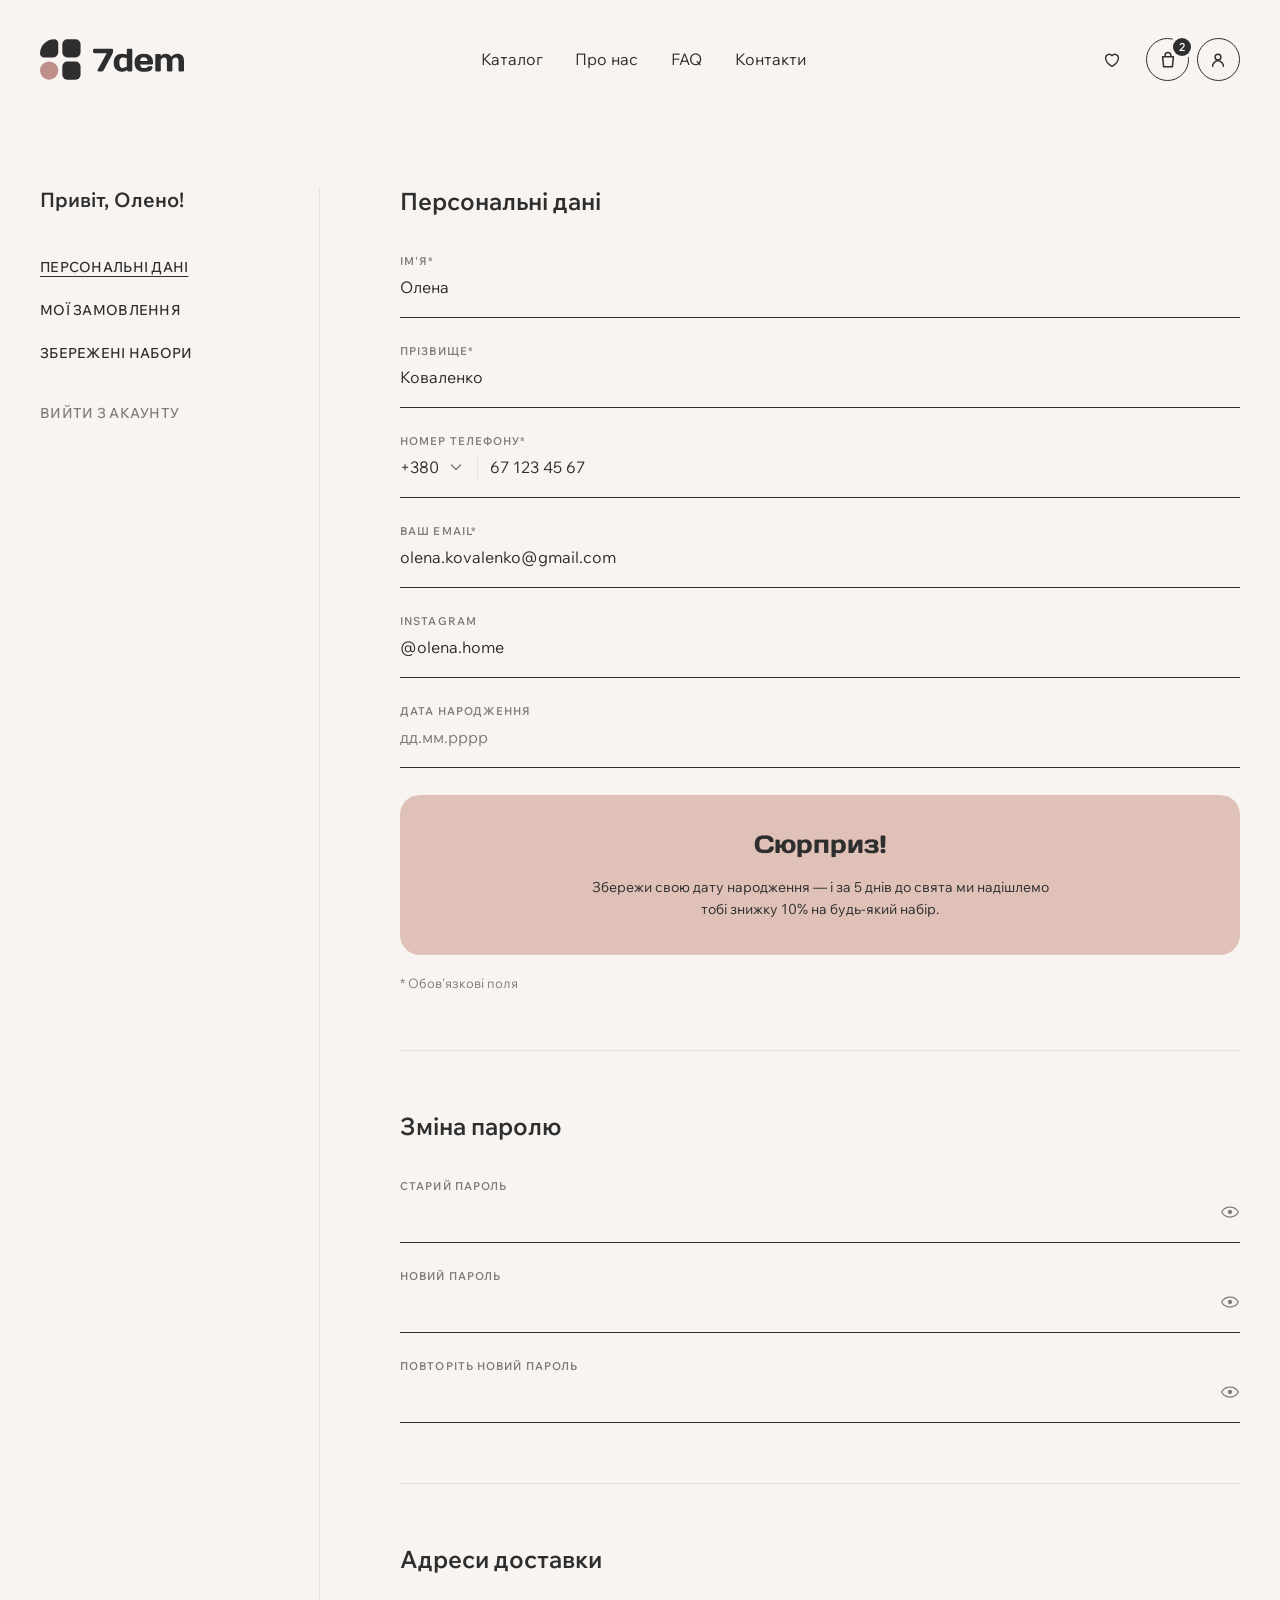
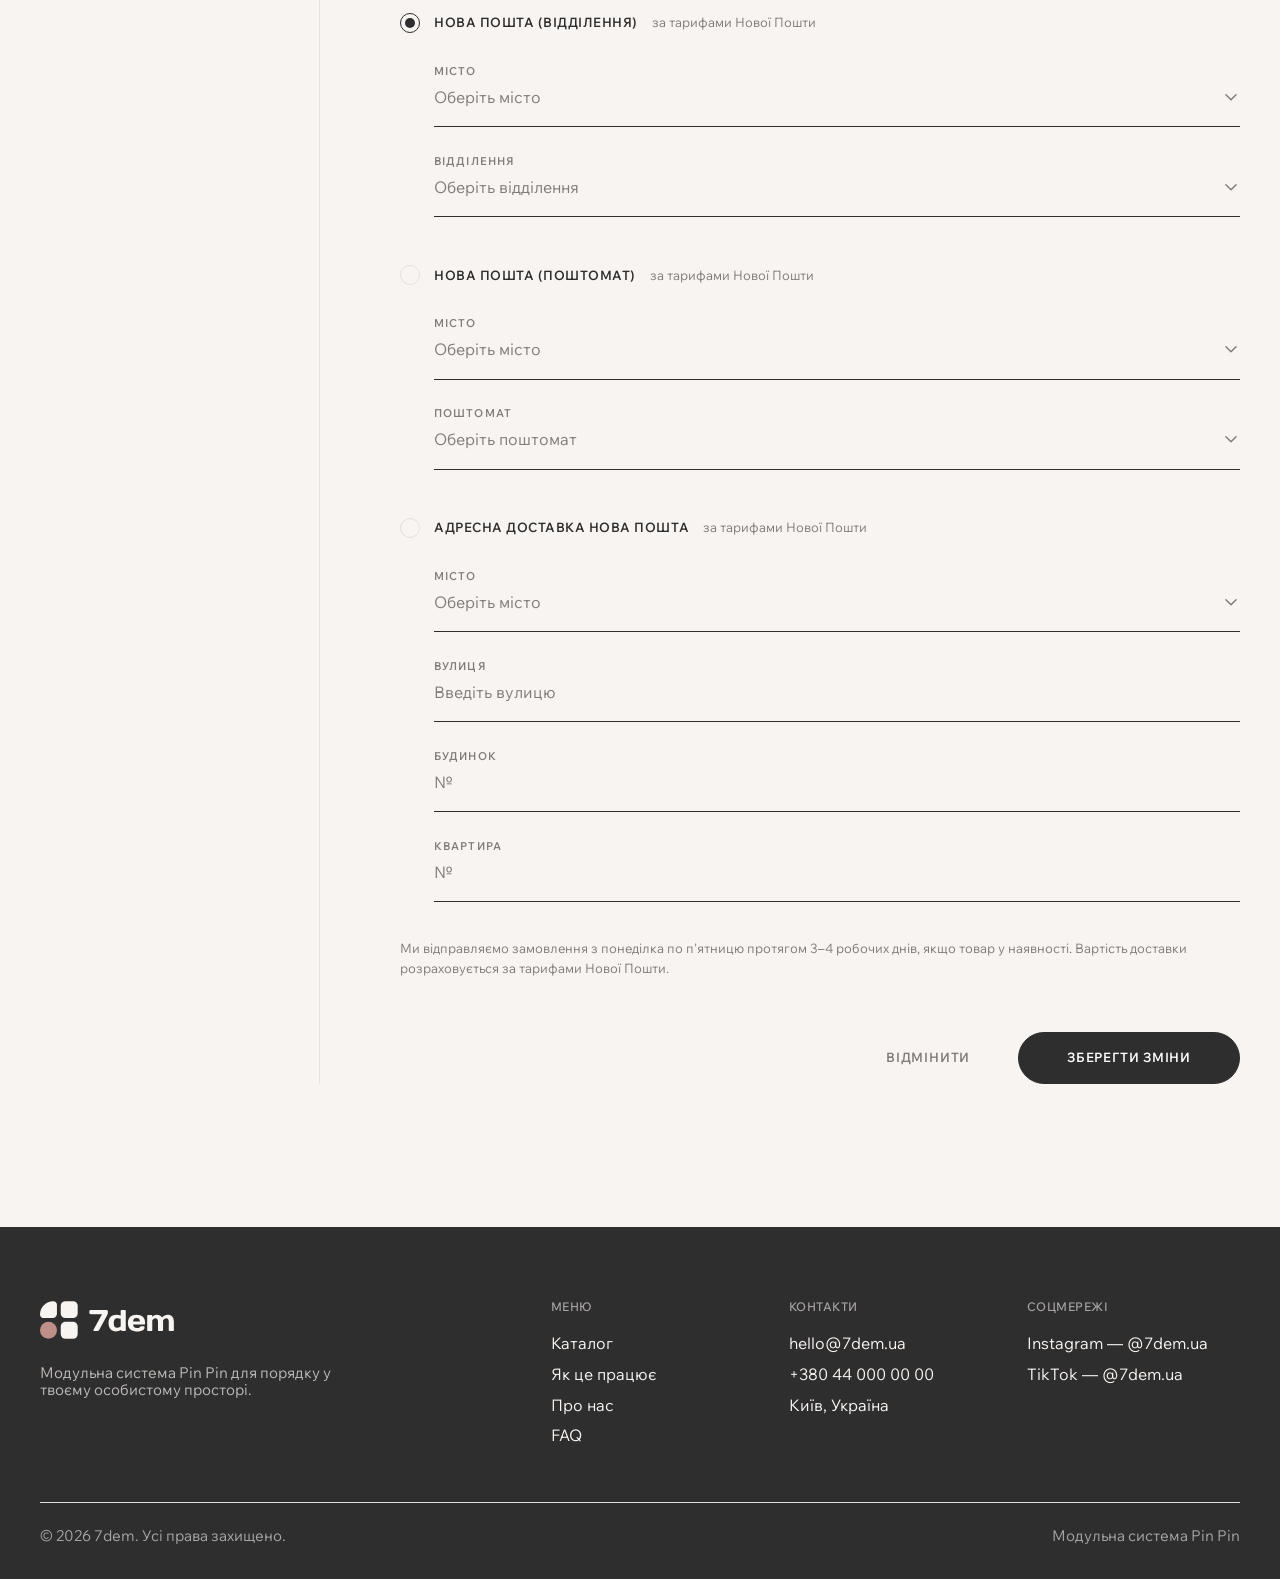
<file: account.html>
<!doctype html>
<html lang="uk">
	<head>
		<meta charset="UTF-8">
		<meta name="viewport" content="width=device-width, initial-scale=1.0">
		<link rel="shortcut icon" href="./assets/img/favicon.ico">
		<meta name="description" content="Особистий кабінет 7dem: персональні дані, пароль і адреси доставки.">
		<!--
Страхувальна сітка для появи секцій (@components/effects/reveal): без JS
ніхто не зніме початковий opacity: 0 з [data-fls-reveal*].
-->
		<noscript>
			<style>
				[data-fls-reveal],
			[data-fls-reveal-group] > * { opacity: 1 !important; transform: none !important; }
			</style>
		</noscript>
		<title>Персональні дані — 7dem</title>
		<link rel="modulepreload" crossorigin href="./js/common.min.js?v=1790749768248">
		<script type="module" crossorigin="" src="./js/main.min.js?v=1790749768248"></script>
		<script type="module" crossorigin="" src="./js/cabinet.min.js?v=1790749768248"></script>
		<link rel="stylesheet" crossorigin="" href="./css/common.min.css?v=1790749768248">
		<link rel="stylesheet" crossorigin="" href="./css/main.min.css?v=1790749768248">
		<link rel="stylesheet" crossorigin="" href="./css/cabinet.min.css?v=1790749768248">
		<link rel="stylesheet" crossorigin="" href="./css/account.min.css?v=1790749768248">
	</head>
	<body>
		<div class="wrapper">
			<!--
Порт: src/shopify/relax-theme/sections/header.liquid (header_style relax), стилі — frontend/styles/header-relax.scss.
2026-09-29 ваніль оновлено за редизайном (Homepage.png): логотип @img/logo.svg, меню з 4 пунктів,
праворуч три іконки замість кнопок «Кошик»/«log in». 2026-09-29 порт синхронізовано з ваніллю.
-->
			<header data-fls-header="" data-fls-header-scroll="" class="header">
				<div class="header__container">
					<div class="header__content">
						<!--
Логотип — вміст @img/logo.svg інлайном (іконка + напис «7dem»): темні частини
fill: currentColor (ховер і білий варіант у підвалі), кружечок — розовий класом
-->
						<a href="index.html" class="header__logo" aria-label="7dem">
							<svg class="header__logo-img" viewbox="0 0 105 29" fill="none" xmlns="http://www.w3.org/2000/svg" aria-hidden="true">
								<path d="M0 10.2426C0 4.64098 4.541 0.0999756 10.1426 0.0999756C11.6986 0.0999756 12.96 1.36136 12.96 2.91737V9.45997C12.96 11.4482 11.3482 13.06 9.36 13.06H2.81739C1.26139 13.06 0 11.7986 0 10.2426Z" fill="currentColor"></path>
								<rect x="15.8401" y="0.0999756" width="12.96" height="12.96" rx="3.6" fill="currentColor"></rect>
								<circle class="header__logo-dot" cx="6.48" cy="22.4199" r="6.48"></circle>
								<rect x="15.8401" y="15.9399" width="12.96" height="12.96" rx="3.6" fill="currentColor"></rect>
								<path d="M37.6649 8.99375V7.93625C37.6649 7.64375 37.7737 7.3925 37.9912 7.1825C38.2087 6.9725 38.4637 6.8675 38.7562 6.8675H50.8049C51.0974 6.8675 51.3487 6.9725 51.5587 7.1825C51.7762 7.3925 51.8849 7.64375 51.8849 7.93625V8.97125C51.8849 9.48875 51.6562 10.1712 51.1987 11.0187L45.2924 21.9425C44.9099 22.6475 44.4187 23 43.8187 23H41.5124C41.2124 23 40.9987 22.9025 40.8712 22.7075C40.7512 22.505 40.7512 22.2875 40.8712 22.055L47.3737 10.0512H38.7562C38.4487 10.0512 38.1899 9.95 37.9799 9.7475C37.7699 9.5375 37.6649 9.28625 37.6649 8.99375ZM57.8704 23.225C56.3029 23.225 54.9904 22.6737 53.9329 21.5712C52.8829 20.4687 52.3579 18.89 52.3579 16.835C52.3579 14.7725 52.9016 13.1937 53.9891 12.0987C55.0841 10.9962 56.5541 10.445 58.3991 10.445C59.3516 10.445 60.4354 10.6362 61.6504 11.0187V7.565C61.6504 7.3625 61.7141 7.1975 61.8416 7.07C61.9766 6.935 62.1416 6.8675 62.3366 6.8675H64.8454C65.0479 6.8675 65.2129 6.935 65.3404 7.07C65.4754 7.1975 65.5429 7.3625 65.5429 7.565V22.3137C65.5429 22.5087 65.4754 22.6737 65.3404 22.8087C65.2129 22.9362 65.0479 23 64.8454 23H62.6854C62.4829 23 62.3179 22.9362 62.1904 22.8087C62.0629 22.6737 61.9991 22.5087 61.9991 22.3137V21.965C60.8141 22.805 59.4379 23.225 57.8704 23.225ZM59.2091 13.1675C58.1741 13.1675 57.4429 13.46 57.0154 14.045C56.5879 14.6225 56.3741 15.5525 56.3741 16.835C56.3741 18.1175 56.5766 19.0512 56.9816 19.6362C57.3866 20.2212 57.9941 20.5137 58.8041 20.5137C59.6216 20.5137 60.5704 20.1762 61.6504 19.5012V13.6175C60.6829 13.3175 59.8691 13.1675 59.2091 13.1675ZM68.8846 21.5825C67.7296 20.4875 67.1521 18.9125 67.1521 16.8575C67.1521 14.795 67.7333 13.2125 68.8958 12.11C70.0583 11 71.6708 10.445 73.7333 10.445C75.7958 10.445 77.4046 10.985 78.5596 12.065C79.7146 13.1375 80.2921 14.6787 80.2921 16.6887V17.33C80.2921 17.5325 80.2246 17.7012 80.0896 17.8362C79.9621 17.9637 79.7971 18.0275 79.5946 18.0275H71.1233C71.1983 18.95 71.4608 19.6212 71.9108 20.0412C72.3683 20.4612 73.0958 20.6712 74.0933 20.6712C75.0908 20.6712 75.7733 20.4462 76.1408 19.9962C76.5083 19.5462 76.9621 19.3175 77.5021 19.31H79.1783C79.3808 19.31 79.5458 19.3775 79.6733 19.5125C79.8083 19.64 79.8758 19.805 79.8758 20.0075C79.8758 22.16 77.8246 23.2325 73.7221 23.225C71.6521 23.225 70.0396 22.6775 68.8846 21.5825ZM71.1008 15.6537H76.3321C76.2571 13.8837 75.3871 12.9987 73.7221 12.9987C72.0646 12.9987 71.1908 13.8837 71.1008 15.6537ZM81.9013 22.3137V11.3675C81.9013 11.165 81.965 11 82.0925 10.8725C82.2275 10.7375 82.3925 10.67 82.5875 10.67H85.1075C85.31 10.67 85.475 10.7375 85.6025 10.8725C85.73 11 85.7938 11.165 85.7938 11.3675V12.0762C86.3338 11.5512 86.8625 11.15 87.38 10.8725C87.905 10.5875 88.535 10.445 89.27 10.445C91.0175 10.445 92.3413 11.165 93.2413 12.605C94.6363 11.1575 96.065 10.4375 97.5275 10.445C98.9975 10.445 100.156 10.8875 101.004 11.7725C101.859 12.65 102.286 14.0112 102.286 15.8562V22.3137C102.286 22.5162 102.223 22.6812 102.095 22.8087C101.968 22.9362 101.803 23 101.6 23H99.0913C98.8888 23 98.72 22.9362 98.585 22.8087C98.4575 22.6737 98.3938 22.5087 98.3938 22.3137V15.8562C98.3938 14.0562 97.7413 13.16 96.4363 13.1675C95.6413 13.1675 94.82 13.7412 93.9725 14.8887C94.0175 15.2112 94.04 15.5337 94.04 15.8562V22.3137C94.04 22.5162 93.9725 22.6812 93.8375 22.8087C93.71 22.9362 93.5488 23 93.3538 23H90.845C90.6425 23 90.4738 22.9362 90.3388 22.8087C90.2113 22.6737 90.1475 22.5087 90.1475 22.3137V15.8562C90.1475 14.0562 89.495 13.16 88.19 13.1675C87.3575 13.1675 86.5588 13.7037 85.7938 14.7762V22.3137C85.7938 22.5162 85.7263 22.6812 85.5913 22.8087C85.4638 22.9362 85.3025 23 85.1075 23H82.5875C82.385 23 82.22 22.9362 82.0925 22.8087C81.965 22.6812 81.9013 22.5162 81.9013 22.3137Z" fill="currentColor"></path>
							</svg>
						</a>
						<div class="header__menu menu">
							<nav class="menu__body">
								<ul class="menu__list">
									<!-- 2026-09-29 редизайн: «Як це працює» і «Доставка» з шапки прибрано (лишились у підвалі) -->
									<li class="menu__item">
										<a href="cataloge.html" class="menu__link">Каталог</a>
									</li>
									<li class="menu__item">
										<a href="about.html" class="menu__link">Про нас</a>
									</li>
									<li class="menu__item">
										<a href="faq.html" class="menu__link">FAQ</a>
									</li>
									<li class="menu__item">
										<a href="#" class="menu__link">Контакти</a>
									</li>
								</ul>
								<div class="menu__actions-mob"></div>
							</nav>
						</div>
						<!--
<fetch url="@components/layout/menu/menu.json">
<each loop='item in response'>
</each>
</fetch>
-->
						<div class="header__actions">
							<!--
«Збережене»: лічильник оновлює layout/bookmarks (localStorage),
атрибут data-fls-bookmarks-count і підвантажує цей модуль на кожній сторінці
-->
							<a href="saved.html" class="header__saved" aria-label="Збережене">
								<svg viewbox="0 0 24 24" fill="none" aria-hidden="true">
									<path d="M12 20.5S3.5 15.4 3.5 9.2A4.7 4.7 0 0 1 12 6.4a4.7 4.7 0 0 1 8.5 2.8c0 6.2-8.5 11.3-8.5 11.3Z" stroke="currentColor" stroke-width="1.8" stroke-linejoin="round"></path>
								</svg>
								<span class="header__count header__count--saved" data-fls-bookmarks-count="" hidden>0</span>
							</a>
							<!--
Кошик: у ванілі — посилання на сторінку кошика (custom/cartlist), лічильник статичний
(як у макеті); у темі кошик відкриває вендорський cart-drawer, число — cart.item_count
-->
							<a href="cart.html" class="header__circle" aria-label="Кошик">
								<svg viewbox="0 0 24 24" fill="none" aria-hidden="true">
									<path d="M8.5 8V6.5a3.5 3.5 0 0 1 7 0V8M5.5 8h13l-1.2 12h-10.6L5.5 8Z" stroke="currentColor" stroke-width="1.8" stroke-linecap="round" stroke-linejoin="round"></path>
								</svg>
								<span class="header__count">2</span>
							</a>
							<!--
Кабінет: веде на ванільну сторінку входу (custom/authform). locals user (лише ваніль,
сторінки кабінету) — «увійшла» клієнтка: посилання одразу в кабінет. Лише через typeof:
голий плейсхолдер незаданого local у strictMode posthtml-expressions валить збірку
-->
							<a href="account.html" class="header__circle" aria-label="Кабінет">
								<svg viewbox="0 0 24 24" fill="none" aria-hidden="true">
									<circle cx="12" cy="8.5" r="3.5" stroke="currentColor" stroke-width="1.8"></circle>
									<path d="M5.5 19.5a6.5 6.5 0 0 1 13 0" stroke="currentColor" stroke-width="1.8" stroke-linecap="round"></path>
								</svg>
							</a>
							<button type="button" data-fls-menu="" class="menu__icon icon-menu" aria-label="Меню">
								<span></span>
							</button>
						</div>
					</div>
				</div>
			</header>
			<main class="page">
				<div data-fls-account="" class="account">
					<!--
Особистий кабінет: бокове меню + вміст. locals variant (передавати явно):
"profile" — Персональні дані (docs/design/refs/Персональні дані — Desktop.png);
"orders"  — Мої замовлення, є замовлення (Мої замовлення — є замовлення.png);
"empty"   — Мої замовлення, порожньо (Мої замовлення — порожньо.png).
Макети — PNG від дизайнерки (Figma-вузлів немає), лише десктоп: до 992px меню стає рядком над вмістом.
Порт: src/shopify/relax-theme/sections/cabinet.liquid (2026-09-28 порт синхронізовано з ваніллю) — звичайні сторінки
з шаблонами page.cabinet / page.orders, дані з об'єкта customer; стилі тема бере з цього ж cabinet.scss.
Магазин на нових клієнтських акаунтах Shopify, тож у темі «Персональні дані» лише для перегляду (редагування —
у профілі Shopify), блоку «Зміна паролю» немає, адреси — збережені адреси клієнта. Деталі — у шапці секції.
Ваніль без бекенду: форма нікуди не відправляється, «Деталі замовлення» відкривають попап custom/orderpopup
(layout/popup), «Збережені набори» — наявна сторінка saved.html (layout/bookmarks).
-->
					<section data-fls-cabinet="" class="cabinet" data-fls-reveal-load="">
						<div class="cabinet__container">
							<aside class="cabinet__aside" data-fls-reveal="fade">
								<p class="cabinet__hello">Привіт, Олено!</p>
								<nav class="cabinet__nav" aria-label="Особистий кабінет">
									<a class="cabinet__link" href="account.html" aria-current="page">Персональні
					дані</a>
									<a class="cabinet__link" href="orders.html" aria-current="false">Мої
					замовлення</a>
									<a class="cabinet__link" href="saved.html">Збережені набори</a>
								</nav>
								<a class="cabinet__logout" href="login.html">Вийти з акаунту</a>
							</aside>
							<div class="cabinet__main" data-fls-reveal-group="">
								<!-- ============================================================ Персональні дані -->
								<form class="cabinet__form" action="#" novalidate>
									<h1 class="cabinet__title">Персональні дані</h1>
									<div class="cabinet__fields">
										<label class="cabinet__field">
											<span class="cabinet__label">Ім'я*</span>
											<input class="cabinet__input" type="text" name="first_name" autocomplete="given-name" value="Олена" required>
										</label>
										<label class="cabinet__field">
											<span class="cabinet__label">Прізвище*</span>
											<input class="cabinet__input" type="text" name="last_name" autocomplete="family-name" value="Коваленко" required>
										</label>
										<label class="cabinet__field">
											<span class="cabinet__label">Номер телефону*</span>
											<span class="cabinet__control">
												<span class="cabinet__code">
													+380
													<svg viewbox="0 0 14 14" fill="none" aria-hidden="true">
														<path d="M2.5 5L7 9.5L11.5 5" stroke="currentColor" stroke-width="1.4" stroke-linecap="round" stroke-linejoin="round"></path>
													</svg>
												</span>
												<input class="cabinet__input" type="tel" name="phone" autocomplete="tel-national" value="67 123 45 67" required>
											</span>
										</label>
										<label class="cabinet__field">
											<span class="cabinet__label">Ваш email*</span>
											<input class="cabinet__input" type="email" name="email" autocomplete="email" value="olena.kovalenko@gmail.com" required>
										</label>
										<label class="cabinet__field">
											<span class="cabinet__label">Instagram</span>
											<input class="cabinet__input" type="text" name="instagram" value="@olena.home">
										</label>
										<label class="cabinet__field">
											<span class="cabinet__label">Дата народження</span>
											<input class="cabinet__input" type="text" name="birthday" inputmode="numeric" autocomplete="bday" data-fls-cabinet-date="" placeholder="дд.мм.рррр" maxlength="10">
										</label>
									</div>
									<div class="cabinet__surprise">
										<p class="cabinet__surprise-title">Сюрприз!</p>
										<p class="cabinet__surprise-text">
											Збережи свою дату народження — і за 5 днів до свята ми надішлемо тобі
							знижку 10% на будь-який набір.
										</p>
									</div>
									<p class="cabinet__required">* Обов'язкові поля</p>
									<h2 class="cabinet__title cabinet__title--section">Зміна паролю</h2>
									<div class="cabinet__fields">
										<label class="cabinet__field">
											<span class="cabinet__label">Старий пароль</span>
											<span class="cabinet__control">
												<input class="cabinet__input" type="password" name="password_old" autocomplete="current-password">
												<button class="cabinet__eye" type="button" data-fls-cabinet-eye="" aria-pressed="false" aria-label="Показати пароль">
													<svg viewbox="0 0 24 24" fill="none" aria-hidden="true">
														<path d="M2 12C3.8 8.4 7.6 6 12 6C16.4 6 20.2 8.4 22 12C20.2 15.6 16.4 18 12 18C7.6 18 3.8 15.6 2 12Z" stroke="currentColor" stroke-width="1.5" stroke-linejoin="round"></path>
														<circle cx="12" cy="12" r="2.6" fill="currentColor"></circle>
													</svg>
												</button>
											</span>
										</label>
										<label class="cabinet__field">
											<span class="cabinet__label">Новий пароль</span>
											<span class="cabinet__control">
												<input class="cabinet__input" type="password" name="password_new" autocomplete="new-password">
												<button class="cabinet__eye" type="button" data-fls-cabinet-eye="" aria-pressed="false" aria-label="Показати пароль">
													<svg viewbox="0 0 24 24" fill="none" aria-hidden="true">
														<path d="M2 12C3.8 8.4 7.6 6 12 6C16.4 6 20.2 8.4 22 12C20.2 15.6 16.4 18 12 18C7.6 18 3.8 15.6 2 12Z" stroke="currentColor" stroke-width="1.5" stroke-linejoin="round"></path>
														<circle cx="12" cy="12" r="2.6" fill="currentColor"></circle>
													</svg>
												</button>
											</span>
										</label>
										<label class="cabinet__field">
											<span class="cabinet__label">Повторіть новий пароль</span>
											<span class="cabinet__control">
												<input class="cabinet__input" type="password" name="password_confirm" autocomplete="new-password">
												<button class="cabinet__eye" type="button" data-fls-cabinet-eye="" aria-pressed="false" aria-label="Показати пароль">
													<svg viewbox="0 0 24 24" fill="none" aria-hidden="true">
														<path d="M2 12C3.8 8.4 7.6 6 12 6C16.4 6 20.2 8.4 22 12C20.2 15.6 16.4 18 12 18C7.6 18 3.8 15.6 2 12Z" stroke="currentColor" stroke-width="1.5" stroke-linejoin="round"></path>
														<circle cx="12" cy="12" r="2.6" fill="currentColor"></circle>
													</svg>
												</button>
											</span>
										</label>
									</div>
									<h2 class="cabinet__title cabinet__title--section">Адреси доставки</h2>
									<!--
Три способи доставки Нової Пошти. Поля всіх способів видно завжди, як на макеті;
фокус у полі способу сам вибирає його радіокнопку (cabinet.js). Міста/відділення — заглушки:
живий пошук НП є в forms/novaposhta, але він на id (#np-city) і розрахований на одну пару полів
-->
									<div class="cabinet__ship" role="radiogroup" aria-label="Спосіб доставки">
										<fieldset class="cabinet__way" data-fls-cabinet-way="">
											<legend class="cabinet__way-head">
												<label class="cabinet__radio">
													<input class="cabinet__radio-input" type="radio" name="shipping" value="branch" checked>
													<span class="cabinet__radio-mark" aria-hidden="true"></span>
													<span class="cabinet__radio-name">Нова Пошта (відділення)</span>
													<span class="cabinet__radio-note">за тарифами Нової Пошти</span>
												</label>
											</legend>
											<div class="cabinet__way-fields">
												<label class="cabinet__field">
													<span class="cabinet__label">Місто</span>
													<span class="cabinet__control cabinet__control--select">
														<select class="cabinet__select" name="branch_city">
															<option value="" selected>Оберіть місто</option>
															<option value="kyiv">Київ</option>
															<option value="odesa">Одеса</option>
															<option value="lviv">Львів</option>
															<option value="dnipro">Дніпро</option>
															<option value="kharkiv">Харків</option>
														</select>
														<svg class="cabinet__chevron" viewbox="0 0 16 16" fill="none" aria-hidden="true">
															<path d="M3.5 6L8 10.5L12.5 6" stroke="currentColor" stroke-width="1.3" stroke-linecap="round" stroke-linejoin="round"></path>
														</svg>
													</span>
												</label>
												<label class="cabinet__field">
													<span class="cabinet__label">Відділення</span>
													<span class="cabinet__control cabinet__control--select">
														<select class="cabinet__select" name="branch_point">
															<option value="" selected>Оберіть відділення</option>
															<option value="1">№ 1</option>
															<option value="12">№ 12</option>
															<option value="25">№ 25</option>
														</select>
														<svg class="cabinet__chevron" viewbox="0 0 16 16" fill="none" aria-hidden="true">
															<path d="M3.5 6L8 10.5L12.5 6" stroke="currentColor" stroke-width="1.3" stroke-linecap="round" stroke-linejoin="round"></path>
														</svg>
													</span>
												</label>
											</div>
										</fieldset>
										<fieldset class="cabinet__way" data-fls-cabinet-way="">
											<legend class="cabinet__way-head">
												<label class="cabinet__radio">
													<input class="cabinet__radio-input" type="radio" name="shipping" value="locker">
													<span class="cabinet__radio-mark" aria-hidden="true"></span>
													<span class="cabinet__radio-name">Нова Пошта (поштомат)</span>
													<span class="cabinet__radio-note">за тарифами Нової Пошти</span>
												</label>
											</legend>
											<div class="cabinet__way-fields">
												<label class="cabinet__field">
													<span class="cabinet__label">Місто</span>
													<span class="cabinet__control cabinet__control--select">
														<select class="cabinet__select" name="locker_city">
															<option value="" selected>Оберіть місто</option>
															<option value="kyiv">Київ</option>
															<option value="odesa">Одеса</option>
															<option value="lviv">Львів</option>
															<option value="dnipro">Дніпро</option>
															<option value="kharkiv">Харків</option>
														</select>
														<svg class="cabinet__chevron" viewbox="0 0 16 16" fill="none" aria-hidden="true">
															<path d="M3.5 6L8 10.5L12.5 6" stroke="currentColor" stroke-width="1.3" stroke-linecap="round" stroke-linejoin="round"></path>
														</svg>
													</span>
												</label>
												<label class="cabinet__field">
													<span class="cabinet__label">Поштомат</span>
													<span class="cabinet__control cabinet__control--select">
														<select class="cabinet__select" name="locker_point">
															<option value="" selected>Оберіть поштомат</option>
															<option value="1">№ 1</option>
															<option value="12">№ 12</option>
															<option value="25">№ 25</option>
														</select>
														<svg class="cabinet__chevron" viewbox="0 0 16 16" fill="none" aria-hidden="true">
															<path d="M3.5 6L8 10.5L12.5 6" stroke="currentColor" stroke-width="1.3" stroke-linecap="round" stroke-linejoin="round"></path>
														</svg>
													</span>
												</label>
											</div>
										</fieldset>
										<fieldset class="cabinet__way" data-fls-cabinet-way="">
											<legend class="cabinet__way-head">
												<label class="cabinet__radio">
													<input class="cabinet__radio-input" type="radio" name="shipping" value="courier">
													<span class="cabinet__radio-mark" aria-hidden="true"></span>
													<span class="cabinet__radio-name">Адресна доставка Нова Пошта</span>
													<span class="cabinet__radio-note">за тарифами Нової Пошти</span>
												</label>
											</legend>
											<div class="cabinet__way-fields">
												<label class="cabinet__field">
													<span class="cabinet__label">Місто</span>
													<span class="cabinet__control cabinet__control--select">
														<select class="cabinet__select" name="courier_city">
															<option value="" selected>Оберіть місто</option>
															<option value="kyiv">Київ</option>
															<option value="odesa">Одеса</option>
															<option value="lviv">Львів</option>
															<option value="dnipro">Дніпро</option>
															<option value="kharkiv">Харків</option>
														</select>
														<svg class="cabinet__chevron" viewbox="0 0 16 16" fill="none" aria-hidden="true">
															<path d="M3.5 6L8 10.5L12.5 6" stroke="currentColor" stroke-width="1.3" stroke-linecap="round" stroke-linejoin="round"></path>
														</svg>
													</span>
												</label>
												<label class="cabinet__field">
													<span class="cabinet__label">Вулиця</span>
													<input class="cabinet__input" type="text" name="street" placeholder="Введіть вулицю">
												</label>
												<label class="cabinet__field">
													<span class="cabinet__label">Будинок</span>
													<input class="cabinet__input" type="text" name="house" placeholder="№">
												</label>
												<label class="cabinet__field">
													<span class="cabinet__label">Квартира</span>
													<input class="cabinet__input" type="text" name="flat" placeholder="№">
												</label>
											</div>
										</fieldset>
									</div>
									<p class="cabinet__note">
										Ми відправляємо замовлення з понеділка по п'ятницю протягом 3–4 робочих днів, якщо
						товар у наявності. Вартість доставки розраховується за тарифами Нової Пошти.
									</p>
									<div class="cabinet__actions">
										<button class="cabinet__cancel" type="reset">Відмінити</button>
										<button class="cabinet__submit" type="submit">Зберегти зміни</button>
									</div>
								</form>
								<!-- ============================================================ Мої замовлення -->
								<!-- ============================================================ Порожньо -->
							</div>
						</div>
					</section>
				</div>
			</main>
			<!--
Порт: src/shopify/relax-theme/sections/footer-relax.liquid (2026-09-15, 1:1 з ваніллю).
2026-09-29 ваніль оновлено за редизайном (логотип з іконкою, контент по контейнеру 1200), 2026-09-29 порт синхронізовано з ваніллю.
-->
			<footer data-fls-footer="" class="footer">
				<div class="footer__container">
					<div class="footer__top">
						<div class="footer__brand">
							<!-- Логотип — той самий @img/logo.svg, що в шапці: темне тут currentColor = bone, кружечок розовий -->
							<a href="index.html" class="footer__logo" aria-label="7dem">
								<svg class="footer__logo-img" viewbox="0 0 105 29" fill="none" xmlns="http://www.w3.org/2000/svg" aria-hidden="true">
									<path d="M0 10.2426C0 4.64098 4.541 0.0999756 10.1426 0.0999756C11.6986 0.0999756 12.96 1.36136 12.96 2.91737V9.45997C12.96 11.4482 11.3482 13.06 9.36 13.06H2.81739C1.26139 13.06 0 11.7986 0 10.2426Z" fill="currentColor"></path>
									<rect x="15.8401" y="0.0999756" width="12.96" height="12.96" rx="3.6" fill="currentColor"></rect>
									<circle class="footer__logo-dot" cx="6.48" cy="22.4199" r="6.48"></circle>
									<rect x="15.8401" y="15.9399" width="12.96" height="12.96" rx="3.6" fill="currentColor"></rect>
									<path d="M37.6649 8.99375V7.93625C37.6649 7.64375 37.7737 7.3925 37.9912 7.1825C38.2087 6.9725 38.4637 6.8675 38.7562 6.8675H50.8049C51.0974 6.8675 51.3487 6.9725 51.5587 7.1825C51.7762 7.3925 51.8849 7.64375 51.8849 7.93625V8.97125C51.8849 9.48875 51.6562 10.1712 51.1987 11.0187L45.2924 21.9425C44.9099 22.6475 44.4187 23 43.8187 23H41.5124C41.2124 23 40.9987 22.9025 40.8712 22.7075C40.7512 22.505 40.7512 22.2875 40.8712 22.055L47.3737 10.0512H38.7562C38.4487 10.0512 38.1899 9.95 37.9799 9.7475C37.7699 9.5375 37.6649 9.28625 37.6649 8.99375ZM57.8704 23.225C56.3029 23.225 54.9904 22.6737 53.9329 21.5712C52.8829 20.4687 52.3579 18.89 52.3579 16.835C52.3579 14.7725 52.9016 13.1937 53.9891 12.0987C55.0841 10.9962 56.5541 10.445 58.3991 10.445C59.3516 10.445 60.4354 10.6362 61.6504 11.0187V7.565C61.6504 7.3625 61.7141 7.1975 61.8416 7.07C61.9766 6.935 62.1416 6.8675 62.3366 6.8675H64.8454C65.0479 6.8675 65.2129 6.935 65.3404 7.07C65.4754 7.1975 65.5429 7.3625 65.5429 7.565V22.3137C65.5429 22.5087 65.4754 22.6737 65.3404 22.8087C65.2129 22.9362 65.0479 23 64.8454 23H62.6854C62.4829 23 62.3179 22.9362 62.1904 22.8087C62.0629 22.6737 61.9991 22.5087 61.9991 22.3137V21.965C60.8141 22.805 59.4379 23.225 57.8704 23.225ZM59.2091 13.1675C58.1741 13.1675 57.4429 13.46 57.0154 14.045C56.5879 14.6225 56.3741 15.5525 56.3741 16.835C56.3741 18.1175 56.5766 19.0512 56.9816 19.6362C57.3866 20.2212 57.9941 20.5137 58.8041 20.5137C59.6216 20.5137 60.5704 20.1762 61.6504 19.5012V13.6175C60.6829 13.3175 59.8691 13.1675 59.2091 13.1675ZM68.8846 21.5825C67.7296 20.4875 67.1521 18.9125 67.1521 16.8575C67.1521 14.795 67.7333 13.2125 68.8958 12.11C70.0583 11 71.6708 10.445 73.7333 10.445C75.7958 10.445 77.4046 10.985 78.5596 12.065C79.7146 13.1375 80.2921 14.6787 80.2921 16.6887V17.33C80.2921 17.5325 80.2246 17.7012 80.0896 17.8362C79.9621 17.9637 79.7971 18.0275 79.5946 18.0275H71.1233C71.1983 18.95 71.4608 19.6212 71.9108 20.0412C72.3683 20.4612 73.0958 20.6712 74.0933 20.6712C75.0908 20.6712 75.7733 20.4462 76.1408 19.9962C76.5083 19.5462 76.9621 19.3175 77.5021 19.31H79.1783C79.3808 19.31 79.5458 19.3775 79.6733 19.5125C79.8083 19.64 79.8758 19.805 79.8758 20.0075C79.8758 22.16 77.8246 23.2325 73.7221 23.225C71.6521 23.225 70.0396 22.6775 68.8846 21.5825ZM71.1008 15.6537H76.3321C76.2571 13.8837 75.3871 12.9987 73.7221 12.9987C72.0646 12.9987 71.1908 13.8837 71.1008 15.6537ZM81.9013 22.3137V11.3675C81.9013 11.165 81.965 11 82.0925 10.8725C82.2275 10.7375 82.3925 10.67 82.5875 10.67H85.1075C85.31 10.67 85.475 10.7375 85.6025 10.8725C85.73 11 85.7938 11.165 85.7938 11.3675V12.0762C86.3338 11.5512 86.8625 11.15 87.38 10.8725C87.905 10.5875 88.535 10.445 89.27 10.445C91.0175 10.445 92.3413 11.165 93.2413 12.605C94.6363 11.1575 96.065 10.4375 97.5275 10.445C98.9975 10.445 100.156 10.8875 101.004 11.7725C101.859 12.65 102.286 14.0112 102.286 15.8562V22.3137C102.286 22.5162 102.223 22.6812 102.095 22.8087C101.968 22.9362 101.803 23 101.6 23H99.0913C98.8888 23 98.72 22.9362 98.585 22.8087C98.4575 22.6737 98.3938 22.5087 98.3938 22.3137V15.8562C98.3938 14.0562 97.7413 13.16 96.4363 13.1675C95.6413 13.1675 94.82 13.7412 93.9725 14.8887C94.0175 15.2112 94.04 15.5337 94.04 15.8562V22.3137C94.04 22.5162 93.9725 22.6812 93.8375 22.8087C93.71 22.9362 93.5488 23 93.3538 23H90.845C90.6425 23 90.4738 22.9362 90.3388 22.8087C90.2113 22.6737 90.1475 22.5087 90.1475 22.3137V15.8562C90.1475 14.0562 89.495 13.16 88.19 13.1675C87.3575 13.1675 86.5588 13.7037 85.7938 14.7762V22.3137C85.7938 22.5162 85.7263 22.6812 85.5913 22.8087C85.4638 22.9362 85.3025 23 85.1075 23H82.5875C82.385 23 82.22 22.9362 82.0925 22.8087C81.965 22.6812 81.9013 22.5162 81.9013 22.3137Z" fill="currentColor"></path>
								</svg>
							</a>
							<p class="footer__tagline">
								Модульна система Pin Pin для порядку у
								<br>
								твоєму особистому просторі.
							</p>
						</div>
						<div class="footer__col">
							<span class="footer__heading">Меню</span>
							<ul class="footer__list">
								<li>
									<a href="cataloge.html" class="footer__link">Каталог</a>
								</li>
								<li>
									<a href="#" class="footer__link">Як це працює</a>
								</li>
								<li>
									<a href="about.html" class="footer__link">Про нас</a>
								</li>
								<li>
									<a href="faq.html" class="footer__link">FAQ</a>
								</li>
							</ul>
						</div>
						<div class="footer__col">
							<span class="footer__heading">Контакти</span>
							<ul class="footer__list">
								<li>
									<a href="mailto:hello@7dem.ua" class="footer__link">hello@7dem.ua</a>
								</li>
								<li>
									<a href="tel:+380440000000" class="footer__link">+380 44 000 00 00</a>
								</li>
								<li>
									<span class="footer__link footer__link--static">Київ, Україна</span>
								</li>
							</ul>
						</div>
						<div class="footer__col">
							<span class="footer__heading">Соцмережі</span>
							<ul class="footer__list">
								<li>
									<a href="#" class="footer__link">Instagram — @7dem.ua</a>
								</li>
								<li>
									<a href="#" class="footer__link">TikTok — @7dem.ua</a>
								</li>
							</ul>
						</div>
					</div>
					<div class="footer__bottom">
						<span class="footer__copy">© 2026 7dem. Усі права захищено.</span>
						<span class="footer__note">Модульна система Pin Pin</span>
					</div>
				</div>
			</footer>
		</div>
	</body>
</html>
</file>
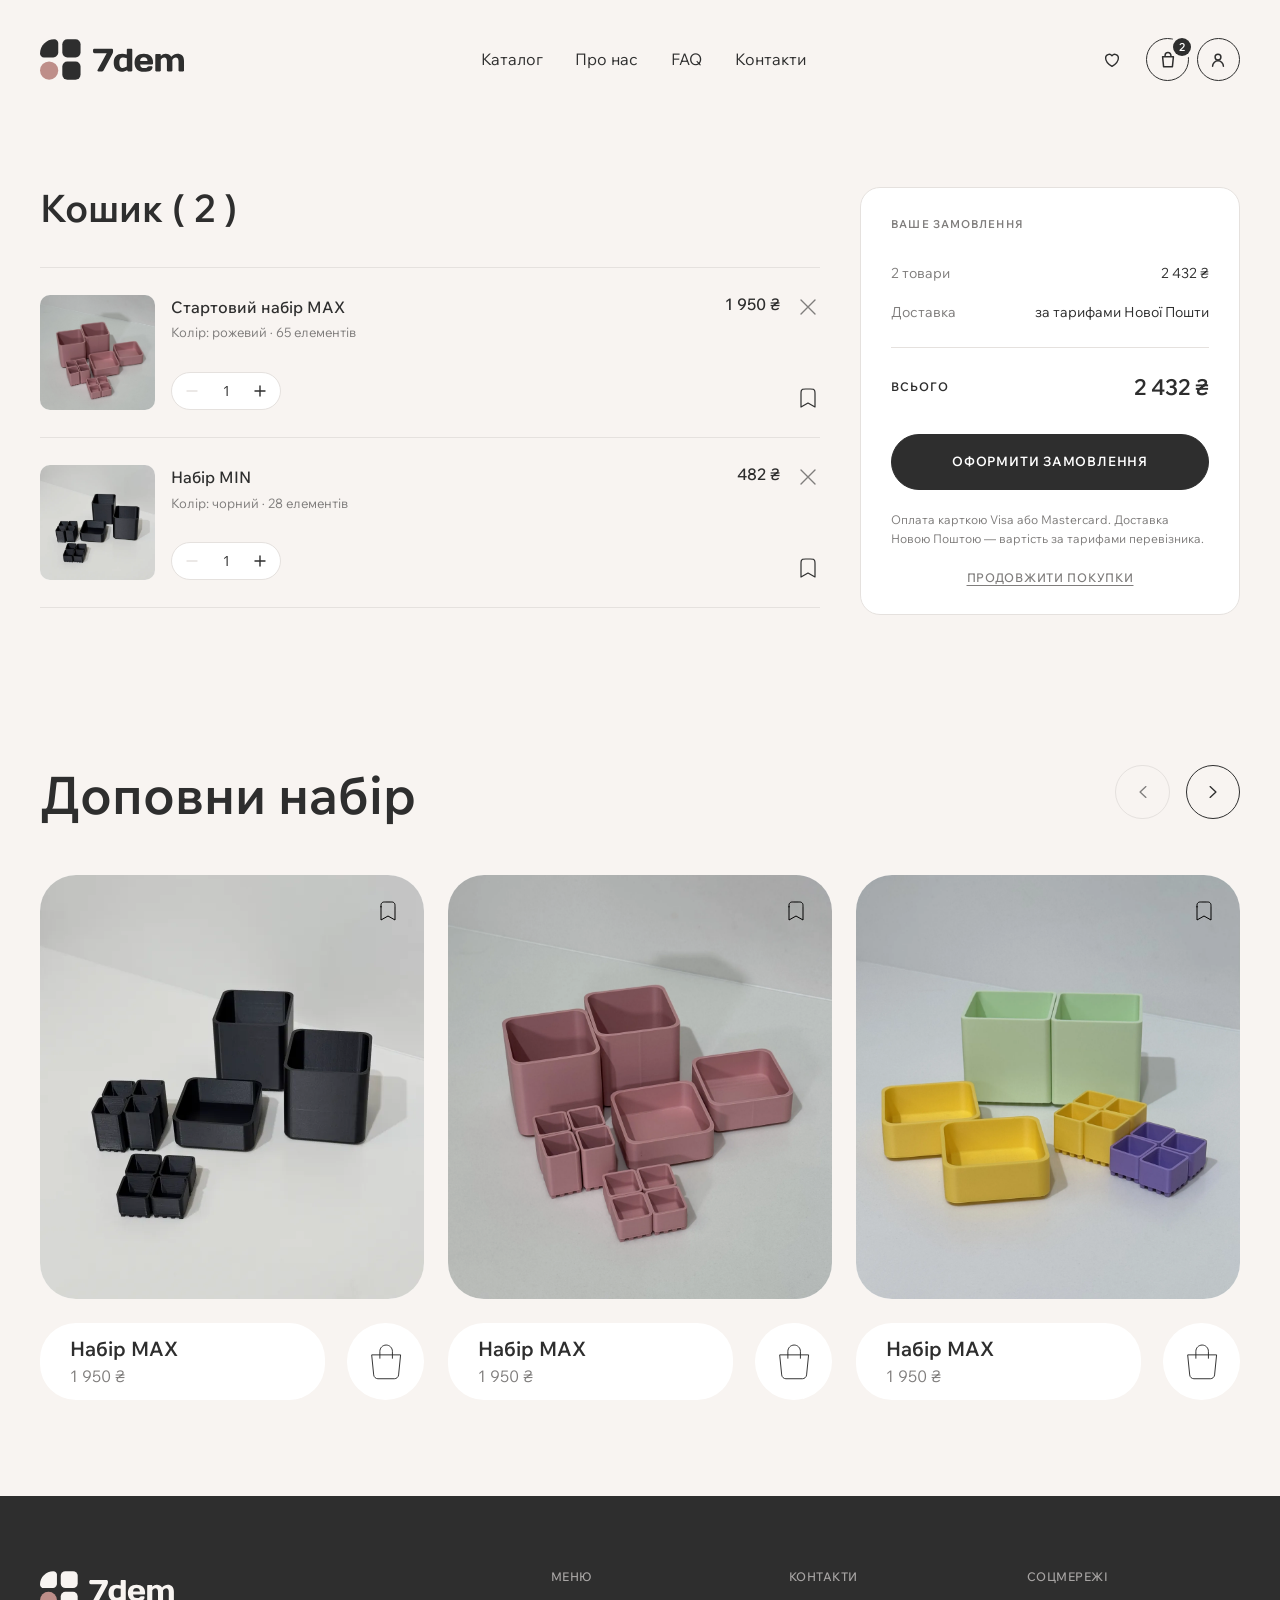
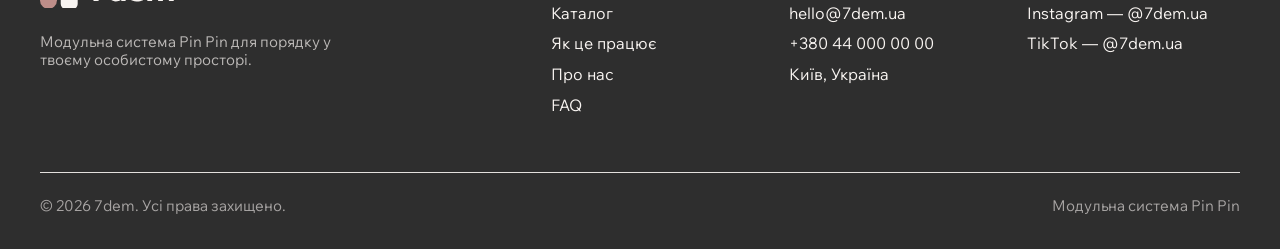
<file: cart.html>
<!doctype html>
<html lang="uk">
	<head>
		<meta charset="UTF-8">
		<meta name="viewport" content="width=device-width, initial-scale=1.0">
		<link rel="shortcut icon" href="./assets/img/favicon.ico">
		<meta name="description" content="Твій кошик 7dem: обрані набори модульної системи Pin Pin, кількість і сума замовлення.">
		<!--
Страхувальна сітка для появи секцій (@components/effects/reveal): без JS
ніхто не зніме початковий opacity: 0 з [data-fls-reveal*].
-->
		<noscript>
			<style>
				[data-fls-reveal],
			[data-fls-reveal-group] > * { opacity: 1 !important; transform: none !important; }
			</style>
		</noscript>
		<title>Кошик — 7dem</title>
		<script type="module" crossorigin="" src="./js/cart.min.js?v=1790749768251"></script>
		<link rel="modulepreload" crossorigin="" href="./js/common.min.js?v=1790749768251">
		<link rel="modulepreload" crossorigin="" href="./js/main.min.js?v=1790749768251">
		<link rel="modulepreload" crossorigin="" href="./js/swiper.min.js?v=1790749768251">
		<link rel="modulepreload" crossorigin="" href="./js/shopcard.min.js?v=1790749768251">
		<link rel="modulepreload" crossorigin="" href="./js/productrelated.min.js?v=1790749768251">
		<link rel="stylesheet" crossorigin="" href="./css/common.min.css?v=1790749768251">
		<link rel="stylesheet" crossorigin="" href="./css/main.min.css?v=1790749768251">
		<link rel="stylesheet" crossorigin="" href="./css/shopcard.min.css?v=1790749768251">
		<link rel="stylesheet" crossorigin="" href="./css/productrelated.min.css?v=1790749768251">
		<link rel="stylesheet" crossorigin="" href="./css/cart.min.css?v=1790749768251">
	</head>
	<body>
		<div class="wrapper">
			<!--
Порт: src/shopify/relax-theme/sections/header.liquid (header_style relax), стилі — frontend/styles/header-relax.scss.
2026-09-29 ваніль оновлено за редизайном (Homepage.png): логотип @img/logo.svg, меню з 4 пунктів,
праворуч три іконки замість кнопок «Кошик»/«log in». 2026-09-29 порт синхронізовано з ваніллю.
-->
			<header data-fls-header="" data-fls-header-scroll="" class="header">
				<div class="header__container">
					<div class="header__content">
						<!--
Логотип — вміст @img/logo.svg інлайном (іконка + напис «7dem»): темні частини
fill: currentColor (ховер і білий варіант у підвалі), кружечок — розовий класом
-->
						<a href="index.html" class="header__logo" aria-label="7dem">
							<svg class="header__logo-img" viewbox="0 0 105 29" fill="none" xmlns="http://www.w3.org/2000/svg" aria-hidden="true">
								<path d="M0 10.2426C0 4.64098 4.541 0.0999756 10.1426 0.0999756C11.6986 0.0999756 12.96 1.36136 12.96 2.91737V9.45997C12.96 11.4482 11.3482 13.06 9.36 13.06H2.81739C1.26139 13.06 0 11.7986 0 10.2426Z" fill="currentColor"></path>
								<rect x="15.8401" y="0.0999756" width="12.96" height="12.96" rx="3.6" fill="currentColor"></rect>
								<circle class="header__logo-dot" cx="6.48" cy="22.4199" r="6.48"></circle>
								<rect x="15.8401" y="15.9399" width="12.96" height="12.96" rx="3.6" fill="currentColor"></rect>
								<path d="M37.6649 8.99375V7.93625C37.6649 7.64375 37.7737 7.3925 37.9912 7.1825C38.2087 6.9725 38.4637 6.8675 38.7562 6.8675H50.8049C51.0974 6.8675 51.3487 6.9725 51.5587 7.1825C51.7762 7.3925 51.8849 7.64375 51.8849 7.93625V8.97125C51.8849 9.48875 51.6562 10.1712 51.1987 11.0187L45.2924 21.9425C44.9099 22.6475 44.4187 23 43.8187 23H41.5124C41.2124 23 40.9987 22.9025 40.8712 22.7075C40.7512 22.505 40.7512 22.2875 40.8712 22.055L47.3737 10.0512H38.7562C38.4487 10.0512 38.1899 9.95 37.9799 9.7475C37.7699 9.5375 37.6649 9.28625 37.6649 8.99375ZM57.8704 23.225C56.3029 23.225 54.9904 22.6737 53.9329 21.5712C52.8829 20.4687 52.3579 18.89 52.3579 16.835C52.3579 14.7725 52.9016 13.1937 53.9891 12.0987C55.0841 10.9962 56.5541 10.445 58.3991 10.445C59.3516 10.445 60.4354 10.6362 61.6504 11.0187V7.565C61.6504 7.3625 61.7141 7.1975 61.8416 7.07C61.9766 6.935 62.1416 6.8675 62.3366 6.8675H64.8454C65.0479 6.8675 65.2129 6.935 65.3404 7.07C65.4754 7.1975 65.5429 7.3625 65.5429 7.565V22.3137C65.5429 22.5087 65.4754 22.6737 65.3404 22.8087C65.2129 22.9362 65.0479 23 64.8454 23H62.6854C62.4829 23 62.3179 22.9362 62.1904 22.8087C62.0629 22.6737 61.9991 22.5087 61.9991 22.3137V21.965C60.8141 22.805 59.4379 23.225 57.8704 23.225ZM59.2091 13.1675C58.1741 13.1675 57.4429 13.46 57.0154 14.045C56.5879 14.6225 56.3741 15.5525 56.3741 16.835C56.3741 18.1175 56.5766 19.0512 56.9816 19.6362C57.3866 20.2212 57.9941 20.5137 58.8041 20.5137C59.6216 20.5137 60.5704 20.1762 61.6504 19.5012V13.6175C60.6829 13.3175 59.8691 13.1675 59.2091 13.1675ZM68.8846 21.5825C67.7296 20.4875 67.1521 18.9125 67.1521 16.8575C67.1521 14.795 67.7333 13.2125 68.8958 12.11C70.0583 11 71.6708 10.445 73.7333 10.445C75.7958 10.445 77.4046 10.985 78.5596 12.065C79.7146 13.1375 80.2921 14.6787 80.2921 16.6887V17.33C80.2921 17.5325 80.2246 17.7012 80.0896 17.8362C79.9621 17.9637 79.7971 18.0275 79.5946 18.0275H71.1233C71.1983 18.95 71.4608 19.6212 71.9108 20.0412C72.3683 20.4612 73.0958 20.6712 74.0933 20.6712C75.0908 20.6712 75.7733 20.4462 76.1408 19.9962C76.5083 19.5462 76.9621 19.3175 77.5021 19.31H79.1783C79.3808 19.31 79.5458 19.3775 79.6733 19.5125C79.8083 19.64 79.8758 19.805 79.8758 20.0075C79.8758 22.16 77.8246 23.2325 73.7221 23.225C71.6521 23.225 70.0396 22.6775 68.8846 21.5825ZM71.1008 15.6537H76.3321C76.2571 13.8837 75.3871 12.9987 73.7221 12.9987C72.0646 12.9987 71.1908 13.8837 71.1008 15.6537ZM81.9013 22.3137V11.3675C81.9013 11.165 81.965 11 82.0925 10.8725C82.2275 10.7375 82.3925 10.67 82.5875 10.67H85.1075C85.31 10.67 85.475 10.7375 85.6025 10.8725C85.73 11 85.7938 11.165 85.7938 11.3675V12.0762C86.3338 11.5512 86.8625 11.15 87.38 10.8725C87.905 10.5875 88.535 10.445 89.27 10.445C91.0175 10.445 92.3413 11.165 93.2413 12.605C94.6363 11.1575 96.065 10.4375 97.5275 10.445C98.9975 10.445 100.156 10.8875 101.004 11.7725C101.859 12.65 102.286 14.0112 102.286 15.8562V22.3137C102.286 22.5162 102.223 22.6812 102.095 22.8087C101.968 22.9362 101.803 23 101.6 23H99.0913C98.8888 23 98.72 22.9362 98.585 22.8087C98.4575 22.6737 98.3938 22.5087 98.3938 22.3137V15.8562C98.3938 14.0562 97.7413 13.16 96.4363 13.1675C95.6413 13.1675 94.82 13.7412 93.9725 14.8887C94.0175 15.2112 94.04 15.5337 94.04 15.8562V22.3137C94.04 22.5162 93.9725 22.6812 93.8375 22.8087C93.71 22.9362 93.5488 23 93.3538 23H90.845C90.6425 23 90.4738 22.9362 90.3388 22.8087C90.2113 22.6737 90.1475 22.5087 90.1475 22.3137V15.8562C90.1475 14.0562 89.495 13.16 88.19 13.1675C87.3575 13.1675 86.5588 13.7037 85.7938 14.7762V22.3137C85.7938 22.5162 85.7263 22.6812 85.5913 22.8087C85.4638 22.9362 85.3025 23 85.1075 23H82.5875C82.385 23 82.22 22.9362 82.0925 22.8087C81.965 22.6812 81.9013 22.5162 81.9013 22.3137Z" fill="currentColor"></path>
							</svg>
						</a>
						<div class="header__menu menu">
							<nav class="menu__body">
								<ul class="menu__list">
									<!-- 2026-09-29 редизайн: «Як це працює» і «Доставка» з шапки прибрано (лишились у підвалі) -->
									<li class="menu__item">
										<a href="cataloge.html" class="menu__link">Каталог</a>
									</li>
									<li class="menu__item">
										<a href="about.html" class="menu__link">Про нас</a>
									</li>
									<li class="menu__item">
										<a href="faq.html" class="menu__link">FAQ</a>
									</li>
									<li class="menu__item">
										<a href="#" class="menu__link">Контакти</a>
									</li>
								</ul>
								<div class="menu__actions-mob"></div>
							</nav>
						</div>
						<!--
<fetch url="@components/layout/menu/menu.json">
<each loop='item in response'>
</each>
</fetch>
-->
						<div class="header__actions">
							<!--
«Збережене»: лічильник оновлює layout/bookmarks (localStorage),
атрибут data-fls-bookmarks-count і підвантажує цей модуль на кожній сторінці
-->
							<a href="saved.html" class="header__saved" aria-label="Збережене">
								<svg viewbox="0 0 24 24" fill="none" aria-hidden="true">
									<path d="M12 20.5S3.5 15.4 3.5 9.2A4.7 4.7 0 0 1 12 6.4a4.7 4.7 0 0 1 8.5 2.8c0 6.2-8.5 11.3-8.5 11.3Z" stroke="currentColor" stroke-width="1.8" stroke-linejoin="round"></path>
								</svg>
								<span class="header__count header__count--saved" data-fls-bookmarks-count="" hidden>0</span>
							</a>
							<!--
Кошик: у ванілі — посилання на сторінку кошика (custom/cartlist), лічильник статичний
(як у макеті); у темі кошик відкриває вендорський cart-drawer, число — cart.item_count
-->
							<a href="cart.html" class="header__circle" aria-label="Кошик">
								<svg viewbox="0 0 24 24" fill="none" aria-hidden="true">
									<path d="M8.5 8V6.5a3.5 3.5 0 0 1 7 0V8M5.5 8h13l-1.2 12h-10.6L5.5 8Z" stroke="currentColor" stroke-width="1.8" stroke-linecap="round" stroke-linejoin="round"></path>
								</svg>
								<span class="header__count">2</span>
							</a>
							<!--
Кабінет: веде на ванільну сторінку входу (custom/authform). locals user (лише ваніль,
сторінки кабінету) — «увійшла» клієнтка: посилання одразу в кабінет. Лише через typeof:
голий плейсхолдер незаданого local у strictMode posthtml-expressions валить збірку
-->
							<a href="login.html" class="header__circle" aria-label="Увійти">
								<svg viewbox="0 0 24 24" fill="none" aria-hidden="true">
									<circle cx="12" cy="8.5" r="3.5" stroke="currentColor" stroke-width="1.8"></circle>
									<path d="M5.5 19.5a6.5 6.5 0 0 1 13 0" stroke="currentColor" stroke-width="1.8" stroke-linecap="round"></path>
								</svg>
							</a>
							<button type="button" data-fls-menu="" class="menu__icon icon-menu" aria-label="Меню">
								<span></span>
							</button>
						</div>
					</div>
				</div>
			</header>
			<main class="page">
				<div data-fls-cart="" class="cart">
					<!--
Кошик: список товарів + липка картка «Ваше замовлення».
Макет — PNG від дизайнерки (Figma-вузла немає): docs/design/refs/Cart — Desktop.png. Мобільного макета немає —
до 992px картка суми йде під список.
Порт: src/shopify/relax-theme/sections/cartlist.liquid (2026-09-28 порт синхронізовано з ваніллю) — стоїть у
templates/cart.json замість вендорської main-cart; стилі тема бере з цього ж cartlist.scss (імпорт у theme.js),
логіка — frontend/scripts/cartlist.js (Ajax Cart API замість перерахунку в браузері).
Ваніль без бекенду: кількість, видалення й суми перераховує cartlist.js у браузері, ціни — в data-price (у гривнях).
Закладка в рядку — layout/bookmarks (той самий «Збережене», що в картках каталогу).
-->
					<section data-fls-cartlist="" class="cartlist" data-fls-reveal-load="">
						<div class="cartlist__container">
							<div class="cartlist__main">
								<h1 class="cartlist__title" data-fls-reveal="">
									Кошик (
									<span data-fls-cartlist-count="">2</span>
									)
								</h1>
								<ul class="cartlist__list" data-fls-cartlist-list="" data-fls-reveal-group="">
									<li class="cartlist__item" data-fls-cartlist-item="" data-price="1950" data-fls-bookmarks-card="">
										<a class="cartlist__photo" href="product-card.html" tabindex="-1" aria-hidden="true">
											<picture>
												<source media="(max-width: 600px)" srcset="./assets/img/product/related-2-600.webp" type="image/webp">
												<source media="(max-width: 1200px)" srcset="./assets/img/product/related-2-1200.webp" type="image/webp">
												<img alt="" width="120" height="120" loading="lazy" src="./assets/img/product/related-2.webp">
											</picture>
										</a>
										<div class="cartlist__info">
											<h2 class="cartlist__name">
												<a href="product-card.html">Стартовий набір MAX</a>
											</h2>
											<p class="cartlist__meta">Колір: рожевий · 65 елементів</p>
										</div>
										<p class="cartlist__price">
											<span data-fls-cartlist-line="">1950</span>
											₴
										</p>
										<button type="button" class="cartlist__remove" data-fls-cartlist-remove="" aria-label="Видалити з кошика: Стартовий набір MAX">
											<svg viewbox="0 0 24 24" fill="none" aria-hidden="true">
												<path d="M5 5L19 19M19 5L5 19" stroke="currentColor" stroke-width="1.4" stroke-linecap="round"></path>
											</svg>
										</button>
										<div class="cartlist__qty">
											<button type="button" class="cartlist__qty-btn" data-fls-cartlist-minus="" aria-label="Менше">
												<svg viewbox="0 0 16 16" fill="none" aria-hidden="true">
													<path d="M3 8H13" stroke="currentColor" stroke-width="1.4" stroke-linecap="round"></path>
												</svg>
											</button>
											<input class="cartlist__qty-value" type="text" inputmode="numeric" value="1" data-fls-cartlist-qty="" aria-label="Кількість: Стартовий набір MAX">
											<button type="button" class="cartlist__qty-btn" data-fls-cartlist-plus="" aria-label="Більше">
												<svg viewbox="0 0 16 16" fill="none" aria-hidden="true">
													<path d="M3 8H13M8 3V13" stroke="currentColor" stroke-width="1.4" stroke-linecap="round"></path>
												</svg>
											</button>
										</div>
										<button type="button" class="cartlist__save" data-fls-bookmarks-toggle="start-max-pink" data-bookmark-title="Стартовий набір MAX" data-bookmark-price="1950 ₴" data-bookmark-url="product-card.html" aria-pressed="false" aria-label="Зберегти в обране: Стартовий набір MAX">
											<svg viewbox="0 0 24 24" fill="none" aria-hidden="true">
												<path d="M5 7.8C5 6.12 5 5.28 5.33 4.64C5.61 4.07 6.07 3.61 6.64 3.33C7.28 3 8.12 3 9.8 3H14.2C15.88 3 16.72 3 17.36 3.33C17.93 3.61 18.39 4.07 18.67 4.64C19 5.28 19 6.12 19 7.8V21L12 17L5 21V7.8Z" stroke="currentColor" stroke-width="1.2" stroke-linecap="round" stroke-linejoin="round"></path>
											</svg>
										</button>
									</li>
									<li class="cartlist__item" data-fls-cartlist-item="" data-price="482" data-fls-bookmarks-card="">
										<a class="cartlist__photo" href="product-card.html" tabindex="-1" aria-hidden="true">
											<picture>
												<source media="(max-width: 600px)" srcset="./assets/img/product/related-1-600.webp" type="image/webp">
												<img alt="" width="120" height="120" loading="lazy" src="./assets/img/product/related-1.webp">
											</picture>
										</a>
										<div class="cartlist__info">
											<h2 class="cartlist__name">
												<a href="product-card.html">Набір MIN</a>
											</h2>
											<p class="cartlist__meta">Колір: чорний · 28 елементів</p>
										</div>
										<p class="cartlist__price">
											<span data-fls-cartlist-line="">482</span>
											₴
										</p>
										<button type="button" class="cartlist__remove" data-fls-cartlist-remove="" aria-label="Видалити з кошика: Набір MIN">
											<svg viewbox="0 0 24 24" fill="none" aria-hidden="true">
												<path d="M5 5L19 19M19 5L5 19" stroke="currentColor" stroke-width="1.4" stroke-linecap="round"></path>
											</svg>
										</button>
										<div class="cartlist__qty">
											<button type="button" class="cartlist__qty-btn" data-fls-cartlist-minus="" aria-label="Менше">
												<svg viewbox="0 0 16 16" fill="none" aria-hidden="true">
													<path d="M3 8H13" stroke="currentColor" stroke-width="1.4" stroke-linecap="round"></path>
												</svg>
											</button>
											<input class="cartlist__qty-value" type="text" inputmode="numeric" value="1" data-fls-cartlist-qty="" aria-label="Кількість: Набір MIN">
											<button type="button" class="cartlist__qty-btn" data-fls-cartlist-plus="" aria-label="Більше">
												<svg viewbox="0 0 16 16" fill="none" aria-hidden="true">
													<path d="M3 8H13M8 3V13" stroke="currentColor" stroke-width="1.4" stroke-linecap="round"></path>
												</svg>
											</button>
										</div>
										<button type="button" class="cartlist__save" data-fls-bookmarks-toggle="mini-black" data-bookmark-title="Набір MIN" data-bookmark-price="482 ₴" data-bookmark-url="product-card.html" aria-pressed="false" aria-label="Зберегти в обране: Набір MIN">
											<svg viewbox="0 0 24 24" fill="none" aria-hidden="true">
												<path d="M5 7.8C5 6.12 5 5.28 5.33 4.64C5.61 4.07 6.07 3.61 6.64 3.33C7.28 3 8.12 3 9.8 3H14.2C15.88 3 16.72 3 17.36 3.33C17.93 3.61 18.39 4.07 18.67 4.64C19 5.28 19 6.12 19 7.8V21L12 17L5 21V7.8Z" stroke="currentColor" stroke-width="1.2" stroke-linecap="round" stroke-linejoin="round"></path>
											</svg>
										</button>
									</li>
								</ul>
								<!-- Порожній кошик: показує cartlist.js, коли видалено останній товар -->
								<div class="cartlist__empty" data-fls-cartlist-empty="" hidden>
									<p class="cartlist__empty-text">У кошику поки нічого немає.</p>
									<a class="cartlist__empty-link" href="cataloge.html">До каталогу</a>
								</div>
							</div>
							<aside class="cartlist__summary" data-fls-reveal="fade" aria-labelledby="cartlist-summary-title">
								<h2 class="cartlist__summary-title" id="cartlist-summary-title">Ваше замовлення</h2>
								<dl class="cartlist__rows">
									<div class="cartlist__row">
										<dt>
											<span data-fls-cartlist-count="">2</span>
											<span data-fls-cartlist-word="">товари</span>
										</dt>
										<dd>
											<span data-fls-cartlist-subtotal="">2 432</span>
											₴
										</dd>
									</div>
									<div class="cartlist__row">
										<dt>Доставка</dt>
										<dd class="cartlist__row-strong">за тарифами Нової Пошти</dd>
									</div>
								</dl>
								<p class="cartlist__total">
									<span class="cartlist__total-label">Всього</span>
									<span class="cartlist__total-value">
										<span data-fls-cartlist-total="">2 432</span>
										₴
									</span>
								</p>
								<a class="cartlist__checkout" href="#">Оформити замовлення</a>
								<p class="cartlist__note">
									Оплата карткою Visa або Mastercard. Доставка Новою Поштою — вартість за тарифами
				перевізника.
								</p>
								<a class="cartlist__continue" href="cataloge.html">Продовжити покупки</a>
							</aside>
						</div>
					</section>
					<!--
Порт: src/shopify/relax-theme/sections/productrelated.liquid (2026-09-15 синхронізовано з ваніллю).
«Думаємо, що тобі сподобається» (Figma 219:2016) + хлібні крихти внизу
сторінки. Стрічка карток — Swiper, ініціалізація в productrelated.js
окремо для кожної секції (навігація шукається всередині неї).
Необов'язкові locals (лише ваніль; без них розмітка = порт, синхронізувати нічого):
title / accent — заголовок і його рожевий хвіст (accent "" — без хвоста; кошик: "Доповни набір");
nav "round" — стрілки в колах 56px, як на макетах кошика й кабінету (Cart — Desktop.png);
crumbs "no" — без хлібних крихт (сторінки, де товару немає);
variant "large" — редизайн 2026-09-30 (Product-card.png): великі картки custom/shopcard по 2 в ряд,
стрілки в колах, без крихт унизу (крихти тепер угорі productgallery). Лише карточка товару;
кошик і кабінет лишаються на старій картці. Порт у тему ще НЕ синхронізовано.
-->
					<section data-fls-productrelated="" class="productrelated productrelated--round">
						<div class="productrelated__container" data-fls-reveal-group="" data-fls-watcher="" data-fls-watcher-once="">
							<div class="productrelated__head">
								<h2 class="productrelated__title">Доповни набір</h2>
								<div class="productrelated__nav">
									<button type="button" class="productrelated__arrow productrelated__arrow--prev" aria-label="Попередні товари">
										<svg viewbox="0 0 24 24" fill="none" aria-hidden="true">
											<path d="M15.5 5.5L8.5 12L15.5 18.5" stroke="currentColor" stroke-width="1.6" stroke-linecap="round" stroke-linejoin="round"></path>
										</svg>
									</button>
									<button type="button" class="productrelated__arrow productrelated__arrow--next" aria-label="Наступні товари">
										<svg viewbox="0 0 24 24" fill="none" aria-hidden="true">
											<path d="M8.5 5.5L15.5 12L8.5 18.5" stroke="currentColor" stroke-width="1.6" stroke-linecap="round" stroke-linejoin="round"></path>
										</svg>
									</button>
								</div>
							</div>
							<div class="productrelated__slider swiper">
								<ul class="productrelated__wrapper swiper-wrapper">
									<li class="productrelated__card swiper-slide" data-fls-bookmarks-card="">
										<a class="productrelated__photo" href="product-card.html" tabindex="-1" aria-hidden="true">
											<picture>
												<source media="(max-width: 600px)" srcset="./assets/img/product/related-1-600.webp" type="image/webp">
												<img alt="Набір MAX" src="./assets/img/product/related-1.webp">
											</picture>
										</a>
										<!-- Закладка: стан і список «Збережене» — layout/bookmarks -->
										<button type="button" class="productrelated__save" data-fls-bookmarks-toggle="max-black" data-bookmark-title="Набір MAX" data-bookmark-price="1 950 ₴" data-bookmark-url="product-card.html" aria-pressed="false" aria-label="Зберегти в обране: Набір MAX">
											<svg viewbox="0 0 24 24" fill="none" aria-hidden="true">
												<path d="M5 7.8C5 6.12 5 5.28 5.33 4.64C5.61 4.07 6.07 3.61 6.64 3.33C7.28 3 8.12 3 9.8 3H14.2C15.88 3 16.72 3 17.36 3.33C17.93 3.61 18.39 4.07 18.67 4.64C19 5.28 19 6.12 19 7.8V21L12 17L5 21V7.8Z" stroke="currentColor" stroke-linecap="round" stroke-linejoin="round"></path>
											</svg>
										</button>
										<div class="productrelated__bar">
											<div class="productrelated__pill">
												<h3 class="productrelated__name">
													<a href="product-card.html">Набір MAX</a>
												</h3>
												<p class="productrelated__price">1 950 ₴</p>
											</div>
											<a class="productrelated__bag" href="product-card.html" aria-label="Обрати варіант: Набір MAX">
												<svg viewbox="0 0 48 48" fill="none" aria-hidden="true">
													<path d="M9 17.5H39L36.9 38.3C36.79 39.39 36.28 40.39 35.47 41.12C34.66 41.86 33.61 42.26 32.52 42.26H15.48C14.39 42.26 13.34 41.86 12.53 41.12C11.72 40.39 11.21 39.39 11.1 38.3L9 17.5Z" stroke="currentColor" stroke-linejoin="round"></path>
													<path d="M17.5 21V13.8C17.5 12.08 18.18 10.42 19.4 9.2C20.62 7.98 22.28 7.3 24 7.3C25.72 7.3 27.38 7.98 28.6 9.2C29.82 10.42 30.5 12.08 30.5 13.8V21" stroke="currentColor" stroke-linecap="round" stroke-linejoin="round"></path>
												</svg>
											</a>
										</div>
									</li>
									<li class="productrelated__card swiper-slide" data-fls-bookmarks-card="">
										<a class="productrelated__photo" href="product-card.html" tabindex="-1" aria-hidden="true">
											<picture>
												<source media="(max-width: 600px)" srcset="./assets/img/product/related-2-600.webp" type="image/webp">
												<source media="(max-width: 1200px)" srcset="./assets/img/product/related-2-1200.webp" type="image/webp">
												<img alt="Набір MAX" src="./assets/img/product/related-2.webp">
											</picture>
										</a>
										<!-- Закладка: стан і список «Збережене» — layout/bookmarks -->
										<button type="button" class="productrelated__save" data-fls-bookmarks-toggle="max-pink" data-bookmark-title="Набір MAX" data-bookmark-price="1 950 ₴" data-bookmark-url="product-card.html" aria-pressed="false" aria-label="Зберегти в обране: Набір MAX">
											<svg viewbox="0 0 24 24" fill="none" aria-hidden="true">
												<path d="M5 7.8C5 6.12 5 5.28 5.33 4.64C5.61 4.07 6.07 3.61 6.64 3.33C7.28 3 8.12 3 9.8 3H14.2C15.88 3 16.72 3 17.36 3.33C17.93 3.61 18.39 4.07 18.67 4.64C19 5.28 19 6.12 19 7.8V21L12 17L5 21V7.8Z" stroke="currentColor" stroke-linecap="round" stroke-linejoin="round"></path>
											</svg>
										</button>
										<div class="productrelated__bar">
											<div class="productrelated__pill">
												<h3 class="productrelated__name">
													<a href="product-card.html">Набір MAX</a>
												</h3>
												<p class="productrelated__price">1 950 ₴</p>
											</div>
											<a class="productrelated__bag" href="product-card.html" aria-label="Обрати варіант: Набір MAX">
												<svg viewbox="0 0 48 48" fill="none" aria-hidden="true">
													<path d="M9 17.5H39L36.9 38.3C36.79 39.39 36.28 40.39 35.47 41.12C34.66 41.86 33.61 42.26 32.52 42.26H15.48C14.39 42.26 13.34 41.86 12.53 41.12C11.72 40.39 11.21 39.39 11.1 38.3L9 17.5Z" stroke="currentColor" stroke-linejoin="round"></path>
													<path d="M17.5 21V13.8C17.5 12.08 18.18 10.42 19.4 9.2C20.62 7.98 22.28 7.3 24 7.3C25.72 7.3 27.38 7.98 28.6 9.2C29.82 10.42 30.5 12.08 30.5 13.8V21" stroke="currentColor" stroke-linecap="round" stroke-linejoin="round"></path>
												</svg>
											</a>
										</div>
									</li>
									<li class="productrelated__card swiper-slide" data-fls-bookmarks-card="">
										<a class="productrelated__photo" href="product-card.html" tabindex="-1" aria-hidden="true">
											<picture>
												<source media="(max-width: 600px)" srcset="./assets/img/product/related-3-600.webp" type="image/webp">
												<source media="(max-width: 1200px)" srcset="./assets/img/product/related-3-1200.webp" type="image/webp">
												<img alt="Набір MAX" src="./assets/img/product/related-3.webp">
											</picture>
										</a>
										<!-- Закладка: стан і список «Збережене» — layout/bookmarks -->
										<button type="button" class="productrelated__save" data-fls-bookmarks-toggle="max-color" data-bookmark-title="Набір MAX" data-bookmark-price="1 950 ₴" data-bookmark-url="product-card.html" aria-pressed="false" aria-label="Зберегти в обране: Набір MAX">
											<svg viewbox="0 0 24 24" fill="none" aria-hidden="true">
												<path d="M5 7.8C5 6.12 5 5.28 5.33 4.64C5.61 4.07 6.07 3.61 6.64 3.33C7.28 3 8.12 3 9.8 3H14.2C15.88 3 16.72 3 17.36 3.33C17.93 3.61 18.39 4.07 18.67 4.64C19 5.28 19 6.12 19 7.8V21L12 17L5 21V7.8Z" stroke="currentColor" stroke-linecap="round" stroke-linejoin="round"></path>
											</svg>
										</button>
										<div class="productrelated__bar">
											<div class="productrelated__pill">
												<h3 class="productrelated__name">
													<a href="product-card.html">Набір MAX</a>
												</h3>
												<p class="productrelated__price">1 950 ₴</p>
											</div>
											<a class="productrelated__bag" href="product-card.html" aria-label="Обрати варіант: Набір MAX">
												<svg viewbox="0 0 48 48" fill="none" aria-hidden="true">
													<path d="M9 17.5H39L36.9 38.3C36.79 39.39 36.28 40.39 35.47 41.12C34.66 41.86 33.61 42.26 32.52 42.26H15.48C14.39 42.26 13.34 41.86 12.53 41.12C11.72 40.39 11.21 39.39 11.1 38.3L9 17.5Z" stroke="currentColor" stroke-linejoin="round"></path>
													<path d="M17.5 21V13.8C17.5 12.08 18.18 10.42 19.4 9.2C20.62 7.98 22.28 7.3 24 7.3C25.72 7.3 27.38 7.98 28.6 9.2C29.82 10.42 30.5 12.08 30.5 13.8V21" stroke="currentColor" stroke-linecap="round" stroke-linejoin="round"></path>
												</svg>
											</a>
										</div>
									</li>
									<li class="productrelated__card swiper-slide" data-fls-bookmarks-card="">
										<a class="productrelated__photo" href="product-card.html" tabindex="-1" aria-hidden="true">
											<picture>
												<source media="(max-width: 600px)" srcset="./assets/img/IMG_9846-600.webp" type="image/webp">
												<source media="(max-width: 1200px)" srcset="./assets/img/IMG_9846-1200.webp" type="image/webp">
												<img alt="Набір MED" src="./assets/img/IMG_9846.webp">
											</picture>
										</a>
										<!-- Закладка: стан і список «Збережене» — layout/bookmarks -->
										<button type="button" class="productrelated__save" data-fls-bookmarks-toggle="related-med-black" data-bookmark-title="Набір MED" data-bookmark-price="1 065 ₴" data-bookmark-url="product-card.html" aria-pressed="false" aria-label="Зберегти в обране: Набір MED">
											<svg viewbox="0 0 24 24" fill="none" aria-hidden="true">
												<path d="M5 7.8C5 6.12 5 5.28 5.33 4.64C5.61 4.07 6.07 3.61 6.64 3.33C7.28 3 8.12 3 9.8 3H14.2C15.88 3 16.72 3 17.36 3.33C17.93 3.61 18.39 4.07 18.67 4.64C19 5.28 19 6.12 19 7.8V21L12 17L5 21V7.8Z" stroke="currentColor" stroke-linecap="round" stroke-linejoin="round"></path>
											</svg>
										</button>
										<div class="productrelated__bar">
											<div class="productrelated__pill">
												<h3 class="productrelated__name">
													<a href="product-card.html">Набір MED</a>
												</h3>
												<p class="productrelated__price">1 065 ₴</p>
											</div>
											<a class="productrelated__bag" href="product-card.html" aria-label="Обрати варіант: Набір MED">
												<svg viewbox="0 0 48 48" fill="none" aria-hidden="true">
													<path d="M9 17.5H39L36.9 38.3C36.79 39.39 36.28 40.39 35.47 41.12C34.66 41.86 33.61 42.26 32.52 42.26H15.48C14.39 42.26 13.34 41.86 12.53 41.12C11.72 40.39 11.21 39.39 11.1 38.3L9 17.5Z" stroke="currentColor" stroke-linejoin="round"></path>
													<path d="M17.5 21V13.8C17.5 12.08 18.18 10.42 19.4 9.2C20.62 7.98 22.28 7.3 24 7.3C25.72 7.3 27.38 7.98 28.6 9.2C29.82 10.42 30.5 12.08 30.5 13.8V21" stroke="currentColor" stroke-linecap="round" stroke-linejoin="round"></path>
												</svg>
											</a>
										</div>
									</li>
									<li class="productrelated__card swiper-slide" data-fls-bookmarks-card="">
										<a class="productrelated__photo" href="product-card.html" tabindex="-1" aria-hidden="true">
											<picture>
												<source media="(max-width: 600px)" srcset="./assets/img/IMG_9855-600.webp" type="image/webp">
												<source media="(max-width: 1200px)" srcset="./assets/img/IMG_9855-1200.webp" type="image/webp">
												<img alt="Набір MIN" src="./assets/img/IMG_9855.webp">
											</picture>
										</a>
										<!-- Закладка: стан і список «Збережене» — layout/bookmarks -->
										<button type="button" class="productrelated__save" data-fls-bookmarks-toggle="related-min-white" data-bookmark-title="Набір MIN" data-bookmark-price="482 ₴" data-bookmark-url="product-card.html" aria-pressed="false" aria-label="Зберегти в обране: Набір MIN">
											<svg viewbox="0 0 24 24" fill="none" aria-hidden="true">
												<path d="M5 7.8C5 6.12 5 5.28 5.33 4.64C5.61 4.07 6.07 3.61 6.64 3.33C7.28 3 8.12 3 9.8 3H14.2C15.88 3 16.72 3 17.36 3.33C17.93 3.61 18.39 4.07 18.67 4.64C19 5.28 19 6.12 19 7.8V21L12 17L5 21V7.8Z" stroke="currentColor" stroke-linecap="round" stroke-linejoin="round"></path>
											</svg>
										</button>
										<div class="productrelated__bar">
											<div class="productrelated__pill">
												<h3 class="productrelated__name">
													<a href="product-card.html">Набір MIN</a>
												</h3>
												<p class="productrelated__price">482 ₴</p>
											</div>
											<a class="productrelated__bag" href="product-card.html" aria-label="Обрати варіант: Набір MIN">
												<svg viewbox="0 0 48 48" fill="none" aria-hidden="true">
													<path d="M9 17.5H39L36.9 38.3C36.79 39.39 36.28 40.39 35.47 41.12C34.66 41.86 33.61 42.26 32.52 42.26H15.48C14.39 42.26 13.34 41.86 12.53 41.12C11.72 40.39 11.21 39.39 11.1 38.3L9 17.5Z" stroke="currentColor" stroke-linejoin="round"></path>
													<path d="M17.5 21V13.8C17.5 12.08 18.18 10.42 19.4 9.2C20.62 7.98 22.28 7.3 24 7.3C25.72 7.3 27.38 7.98 28.6 9.2C29.82 10.42 30.5 12.08 30.5 13.8V21" stroke="currentColor" stroke-linecap="round" stroke-linejoin="round"></path>
												</svg>
											</a>
										</div>
									</li>
								</ul>
							</div>
						</div>
					</section>
				</div>
			</main>
			<!--
Порт: src/shopify/relax-theme/sections/footer-relax.liquid (2026-09-15, 1:1 з ваніллю).
2026-09-29 ваніль оновлено за редизайном (логотип з іконкою, контент по контейнеру 1200), 2026-09-29 порт синхронізовано з ваніллю.
-->
			<footer data-fls-footer="" class="footer">
				<div class="footer__container">
					<div class="footer__top">
						<div class="footer__brand">
							<!-- Логотип — той самий @img/logo.svg, що в шапці: темне тут currentColor = bone, кружечок розовий -->
							<a href="index.html" class="footer__logo" aria-label="7dem">
								<svg class="footer__logo-img" viewbox="0 0 105 29" fill="none" xmlns="http://www.w3.org/2000/svg" aria-hidden="true">
									<path d="M0 10.2426C0 4.64098 4.541 0.0999756 10.1426 0.0999756C11.6986 0.0999756 12.96 1.36136 12.96 2.91737V9.45997C12.96 11.4482 11.3482 13.06 9.36 13.06H2.81739C1.26139 13.06 0 11.7986 0 10.2426Z" fill="currentColor"></path>
									<rect x="15.8401" y="0.0999756" width="12.96" height="12.96" rx="3.6" fill="currentColor"></rect>
									<circle class="footer__logo-dot" cx="6.48" cy="22.4199" r="6.48"></circle>
									<rect x="15.8401" y="15.9399" width="12.96" height="12.96" rx="3.6" fill="currentColor"></rect>
									<path d="M37.6649 8.99375V7.93625C37.6649 7.64375 37.7737 7.3925 37.9912 7.1825C38.2087 6.9725 38.4637 6.8675 38.7562 6.8675H50.8049C51.0974 6.8675 51.3487 6.9725 51.5587 7.1825C51.7762 7.3925 51.8849 7.64375 51.8849 7.93625V8.97125C51.8849 9.48875 51.6562 10.1712 51.1987 11.0187L45.2924 21.9425C44.9099 22.6475 44.4187 23 43.8187 23H41.5124C41.2124 23 40.9987 22.9025 40.8712 22.7075C40.7512 22.505 40.7512 22.2875 40.8712 22.055L47.3737 10.0512H38.7562C38.4487 10.0512 38.1899 9.95 37.9799 9.7475C37.7699 9.5375 37.6649 9.28625 37.6649 8.99375ZM57.8704 23.225C56.3029 23.225 54.9904 22.6737 53.9329 21.5712C52.8829 20.4687 52.3579 18.89 52.3579 16.835C52.3579 14.7725 52.9016 13.1937 53.9891 12.0987C55.0841 10.9962 56.5541 10.445 58.3991 10.445C59.3516 10.445 60.4354 10.6362 61.6504 11.0187V7.565C61.6504 7.3625 61.7141 7.1975 61.8416 7.07C61.9766 6.935 62.1416 6.8675 62.3366 6.8675H64.8454C65.0479 6.8675 65.2129 6.935 65.3404 7.07C65.4754 7.1975 65.5429 7.3625 65.5429 7.565V22.3137C65.5429 22.5087 65.4754 22.6737 65.3404 22.8087C65.2129 22.9362 65.0479 23 64.8454 23H62.6854C62.4829 23 62.3179 22.9362 62.1904 22.8087C62.0629 22.6737 61.9991 22.5087 61.9991 22.3137V21.965C60.8141 22.805 59.4379 23.225 57.8704 23.225ZM59.2091 13.1675C58.1741 13.1675 57.4429 13.46 57.0154 14.045C56.5879 14.6225 56.3741 15.5525 56.3741 16.835C56.3741 18.1175 56.5766 19.0512 56.9816 19.6362C57.3866 20.2212 57.9941 20.5137 58.8041 20.5137C59.6216 20.5137 60.5704 20.1762 61.6504 19.5012V13.6175C60.6829 13.3175 59.8691 13.1675 59.2091 13.1675ZM68.8846 21.5825C67.7296 20.4875 67.1521 18.9125 67.1521 16.8575C67.1521 14.795 67.7333 13.2125 68.8958 12.11C70.0583 11 71.6708 10.445 73.7333 10.445C75.7958 10.445 77.4046 10.985 78.5596 12.065C79.7146 13.1375 80.2921 14.6787 80.2921 16.6887V17.33C80.2921 17.5325 80.2246 17.7012 80.0896 17.8362C79.9621 17.9637 79.7971 18.0275 79.5946 18.0275H71.1233C71.1983 18.95 71.4608 19.6212 71.9108 20.0412C72.3683 20.4612 73.0958 20.6712 74.0933 20.6712C75.0908 20.6712 75.7733 20.4462 76.1408 19.9962C76.5083 19.5462 76.9621 19.3175 77.5021 19.31H79.1783C79.3808 19.31 79.5458 19.3775 79.6733 19.5125C79.8083 19.64 79.8758 19.805 79.8758 20.0075C79.8758 22.16 77.8246 23.2325 73.7221 23.225C71.6521 23.225 70.0396 22.6775 68.8846 21.5825ZM71.1008 15.6537H76.3321C76.2571 13.8837 75.3871 12.9987 73.7221 12.9987C72.0646 12.9987 71.1908 13.8837 71.1008 15.6537ZM81.9013 22.3137V11.3675C81.9013 11.165 81.965 11 82.0925 10.8725C82.2275 10.7375 82.3925 10.67 82.5875 10.67H85.1075C85.31 10.67 85.475 10.7375 85.6025 10.8725C85.73 11 85.7938 11.165 85.7938 11.3675V12.0762C86.3338 11.5512 86.8625 11.15 87.38 10.8725C87.905 10.5875 88.535 10.445 89.27 10.445C91.0175 10.445 92.3413 11.165 93.2413 12.605C94.6363 11.1575 96.065 10.4375 97.5275 10.445C98.9975 10.445 100.156 10.8875 101.004 11.7725C101.859 12.65 102.286 14.0112 102.286 15.8562V22.3137C102.286 22.5162 102.223 22.6812 102.095 22.8087C101.968 22.9362 101.803 23 101.6 23H99.0913C98.8888 23 98.72 22.9362 98.585 22.8087C98.4575 22.6737 98.3938 22.5087 98.3938 22.3137V15.8562C98.3938 14.0562 97.7413 13.16 96.4363 13.1675C95.6413 13.1675 94.82 13.7412 93.9725 14.8887C94.0175 15.2112 94.04 15.5337 94.04 15.8562V22.3137C94.04 22.5162 93.9725 22.6812 93.8375 22.8087C93.71 22.9362 93.5488 23 93.3538 23H90.845C90.6425 23 90.4738 22.9362 90.3388 22.8087C90.2113 22.6737 90.1475 22.5087 90.1475 22.3137V15.8562C90.1475 14.0562 89.495 13.16 88.19 13.1675C87.3575 13.1675 86.5588 13.7037 85.7938 14.7762V22.3137C85.7938 22.5162 85.7263 22.6812 85.5913 22.8087C85.4638 22.9362 85.3025 23 85.1075 23H82.5875C82.385 23 82.22 22.9362 82.0925 22.8087C81.965 22.6812 81.9013 22.5162 81.9013 22.3137Z" fill="currentColor"></path>
								</svg>
							</a>
							<p class="footer__tagline">
								Модульна система Pin Pin для порядку у
								<br>
								твоєму особистому просторі.
							</p>
						</div>
						<div class="footer__col">
							<span class="footer__heading">Меню</span>
							<ul class="footer__list">
								<li>
									<a href="cataloge.html" class="footer__link">Каталог</a>
								</li>
								<li>
									<a href="#" class="footer__link">Як це працює</a>
								</li>
								<li>
									<a href="about.html" class="footer__link">Про нас</a>
								</li>
								<li>
									<a href="faq.html" class="footer__link">FAQ</a>
								</li>
							</ul>
						</div>
						<div class="footer__col">
							<span class="footer__heading">Контакти</span>
							<ul class="footer__list">
								<li>
									<a href="mailto:hello@7dem.ua" class="footer__link">hello@7dem.ua</a>
								</li>
								<li>
									<a href="tel:+380440000000" class="footer__link">+380 44 000 00 00</a>
								</li>
								<li>
									<span class="footer__link footer__link--static">Київ, Україна</span>
								</li>
							</ul>
						</div>
						<div class="footer__col">
							<span class="footer__heading">Соцмережі</span>
							<ul class="footer__list">
								<li>
									<a href="#" class="footer__link">Instagram — @7dem.ua</a>
								</li>
								<li>
									<a href="#" class="footer__link">TikTok — @7dem.ua</a>
								</li>
							</ul>
						</div>
					</div>
					<div class="footer__bottom">
						<span class="footer__copy">© 2026 7dem. Усі права захищено.</span>
						<span class="footer__note">Модульна система Pin Pin</span>
					</div>
				</div>
			</footer>
		</div>
	</body>
</html>
</file>
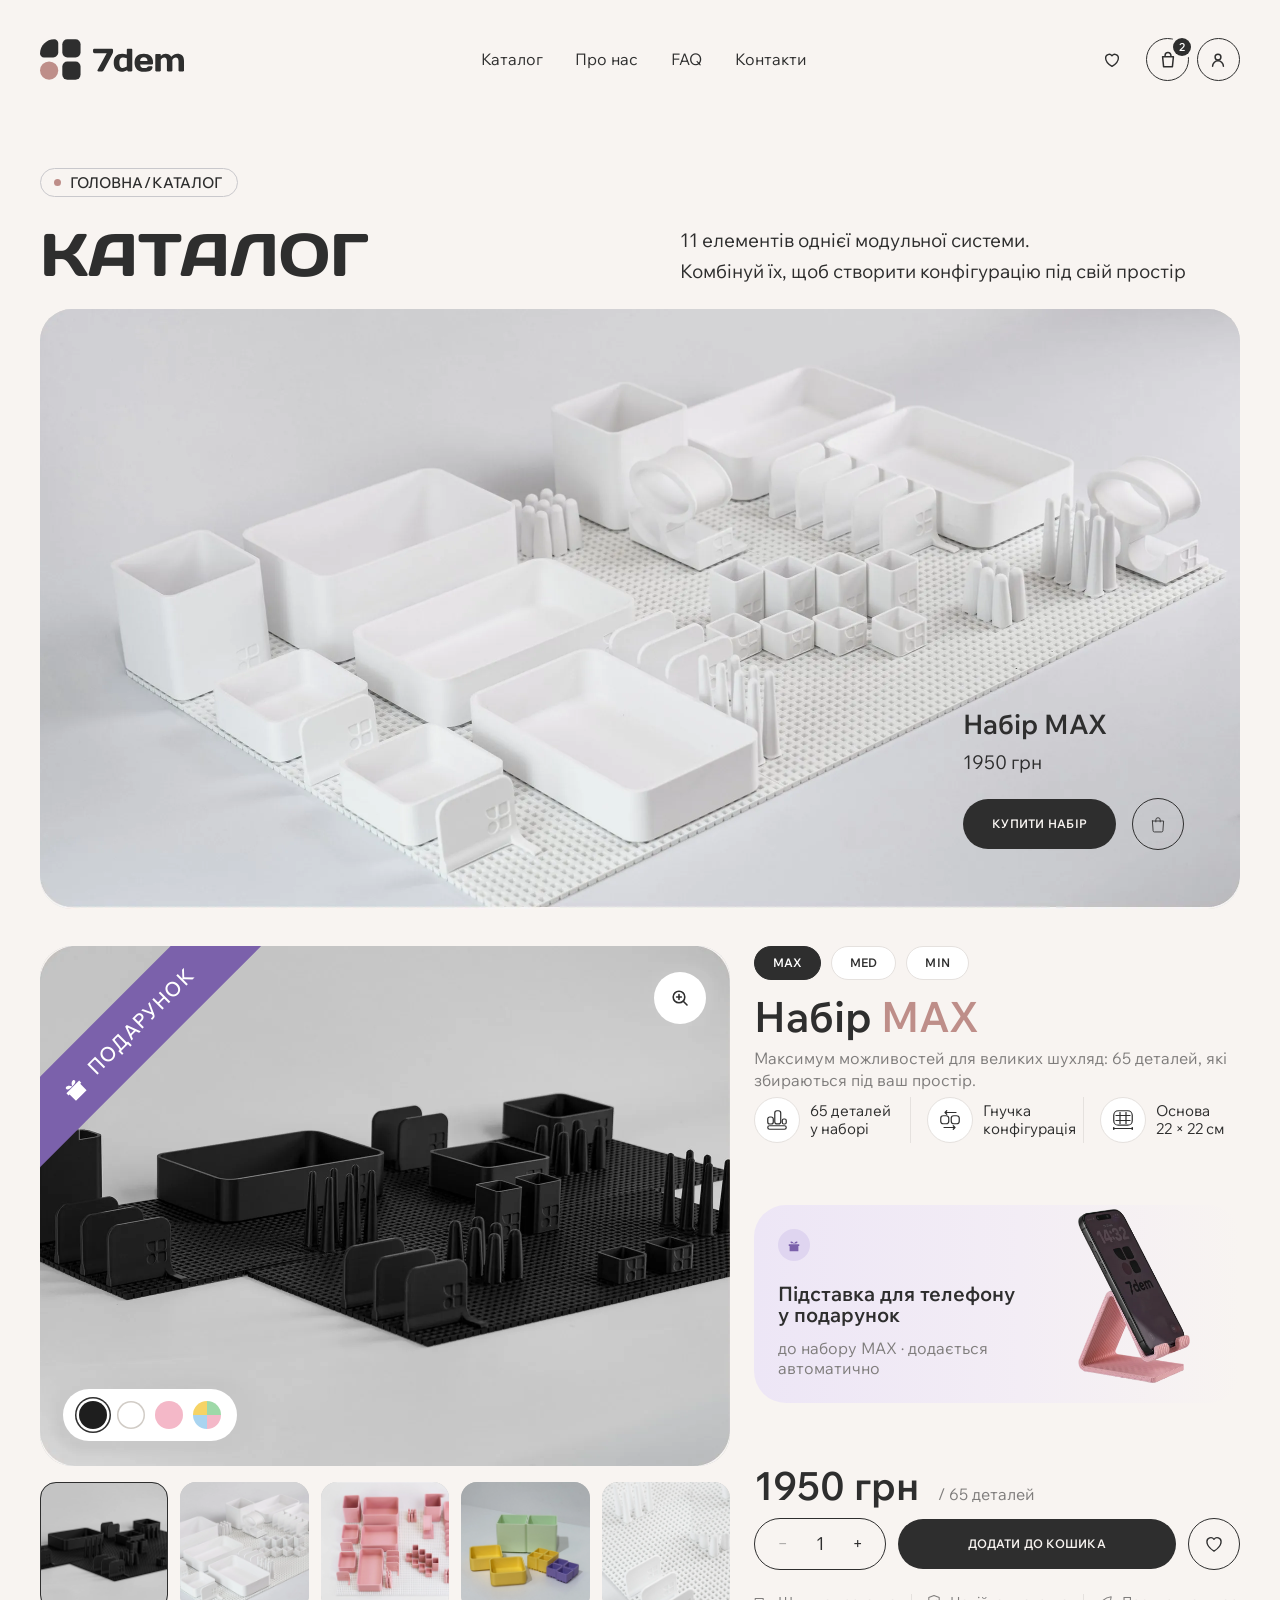
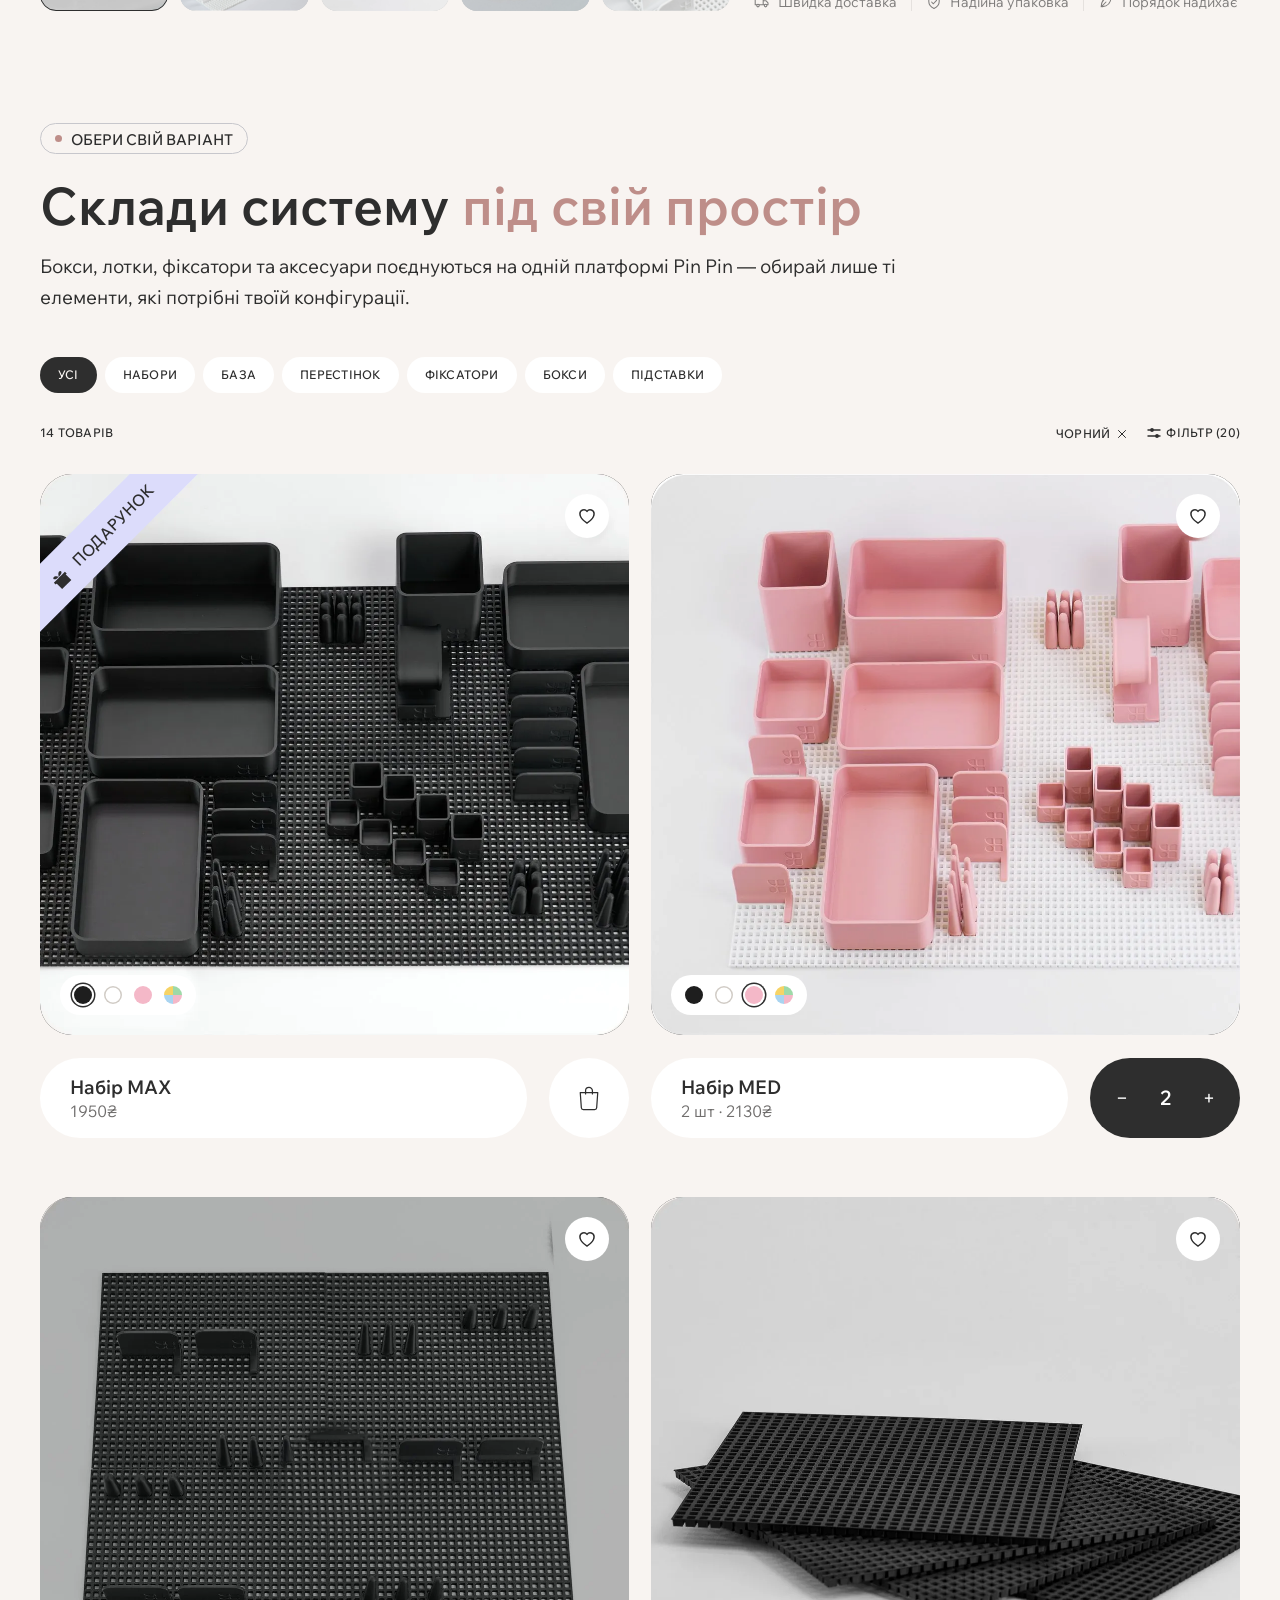
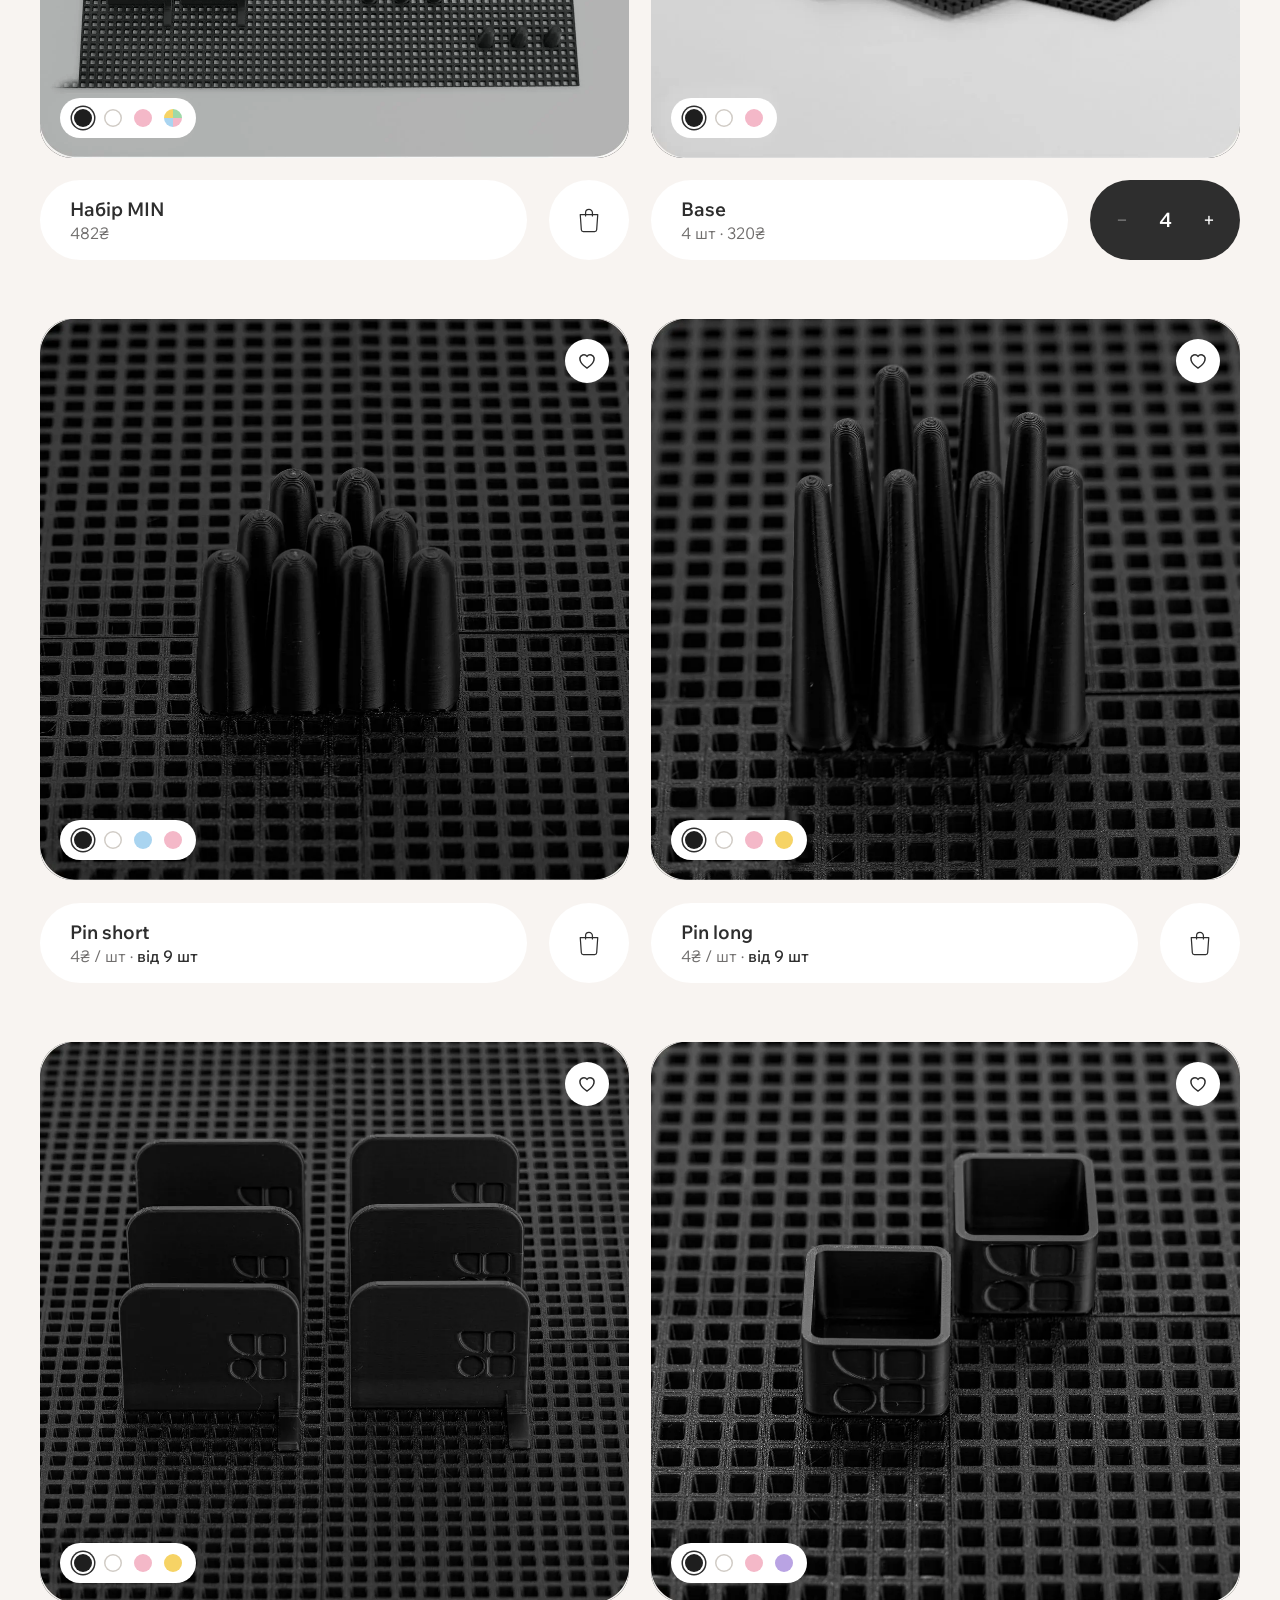
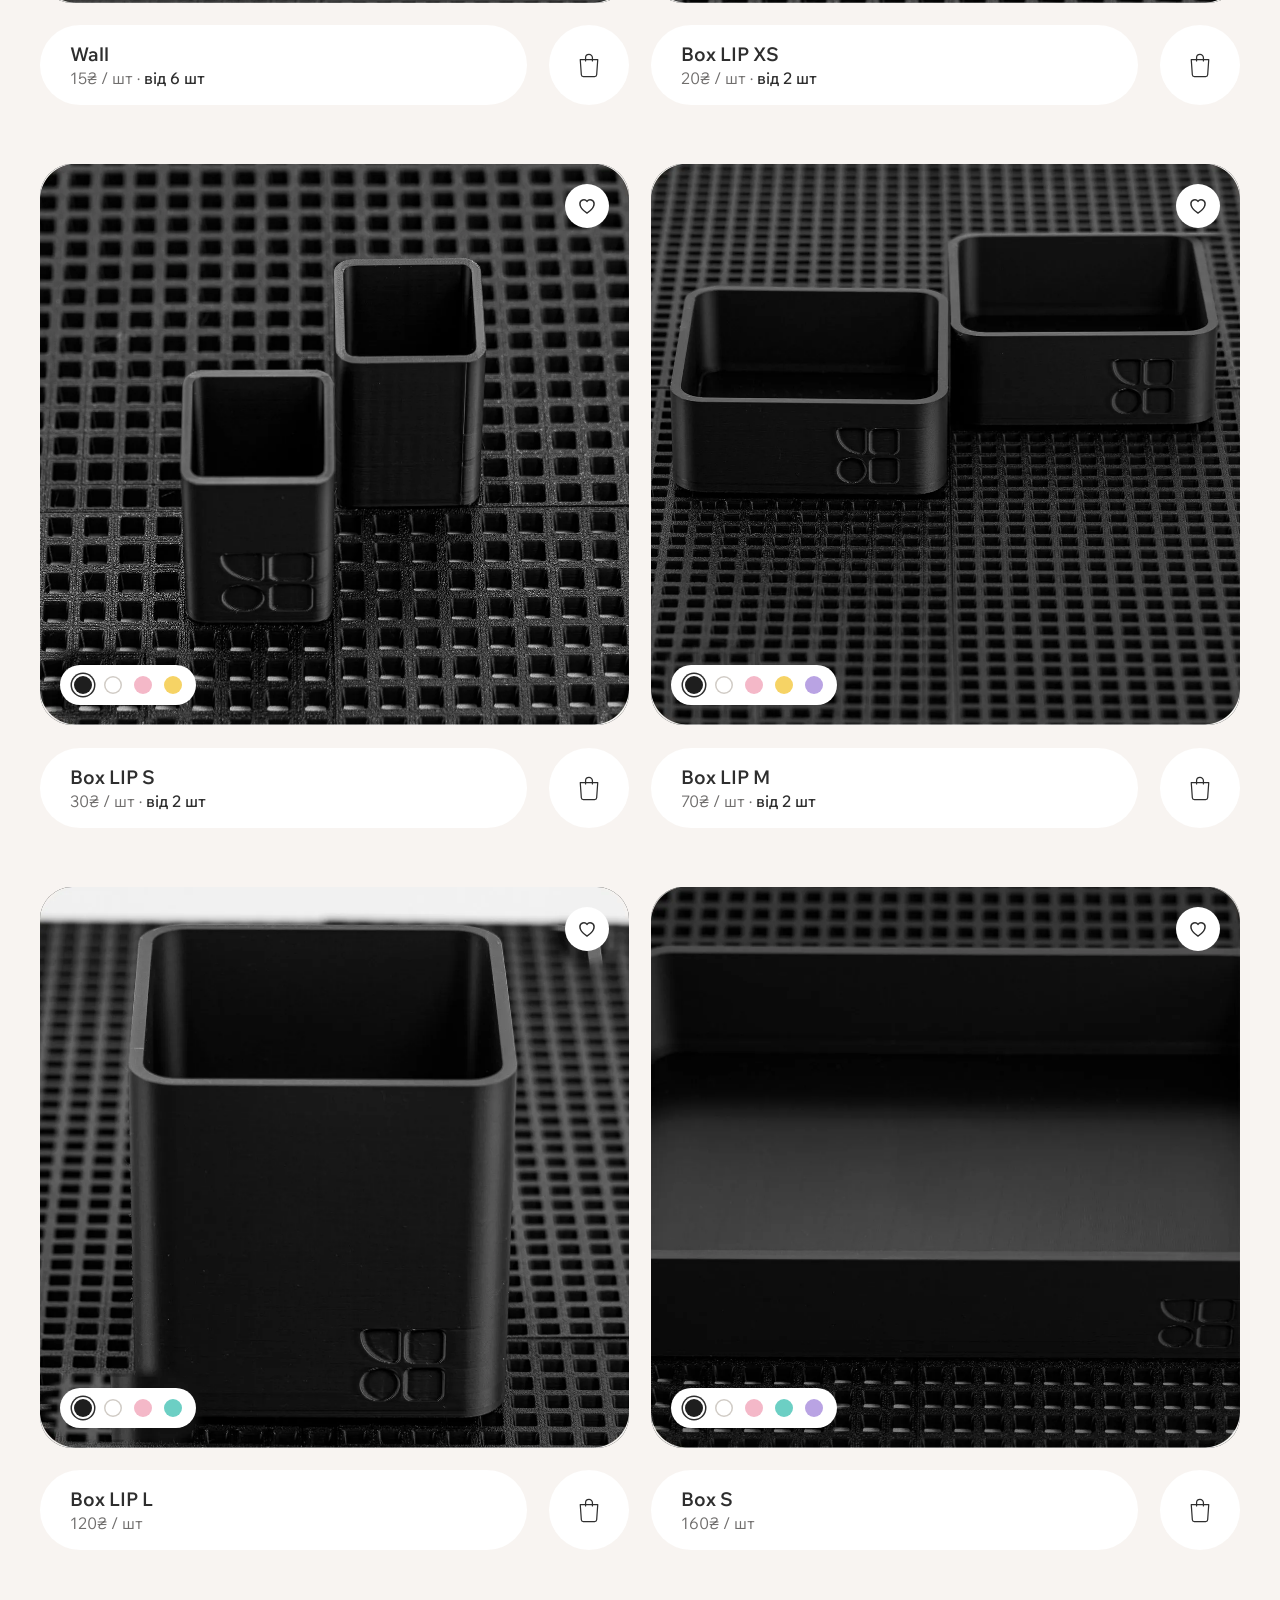
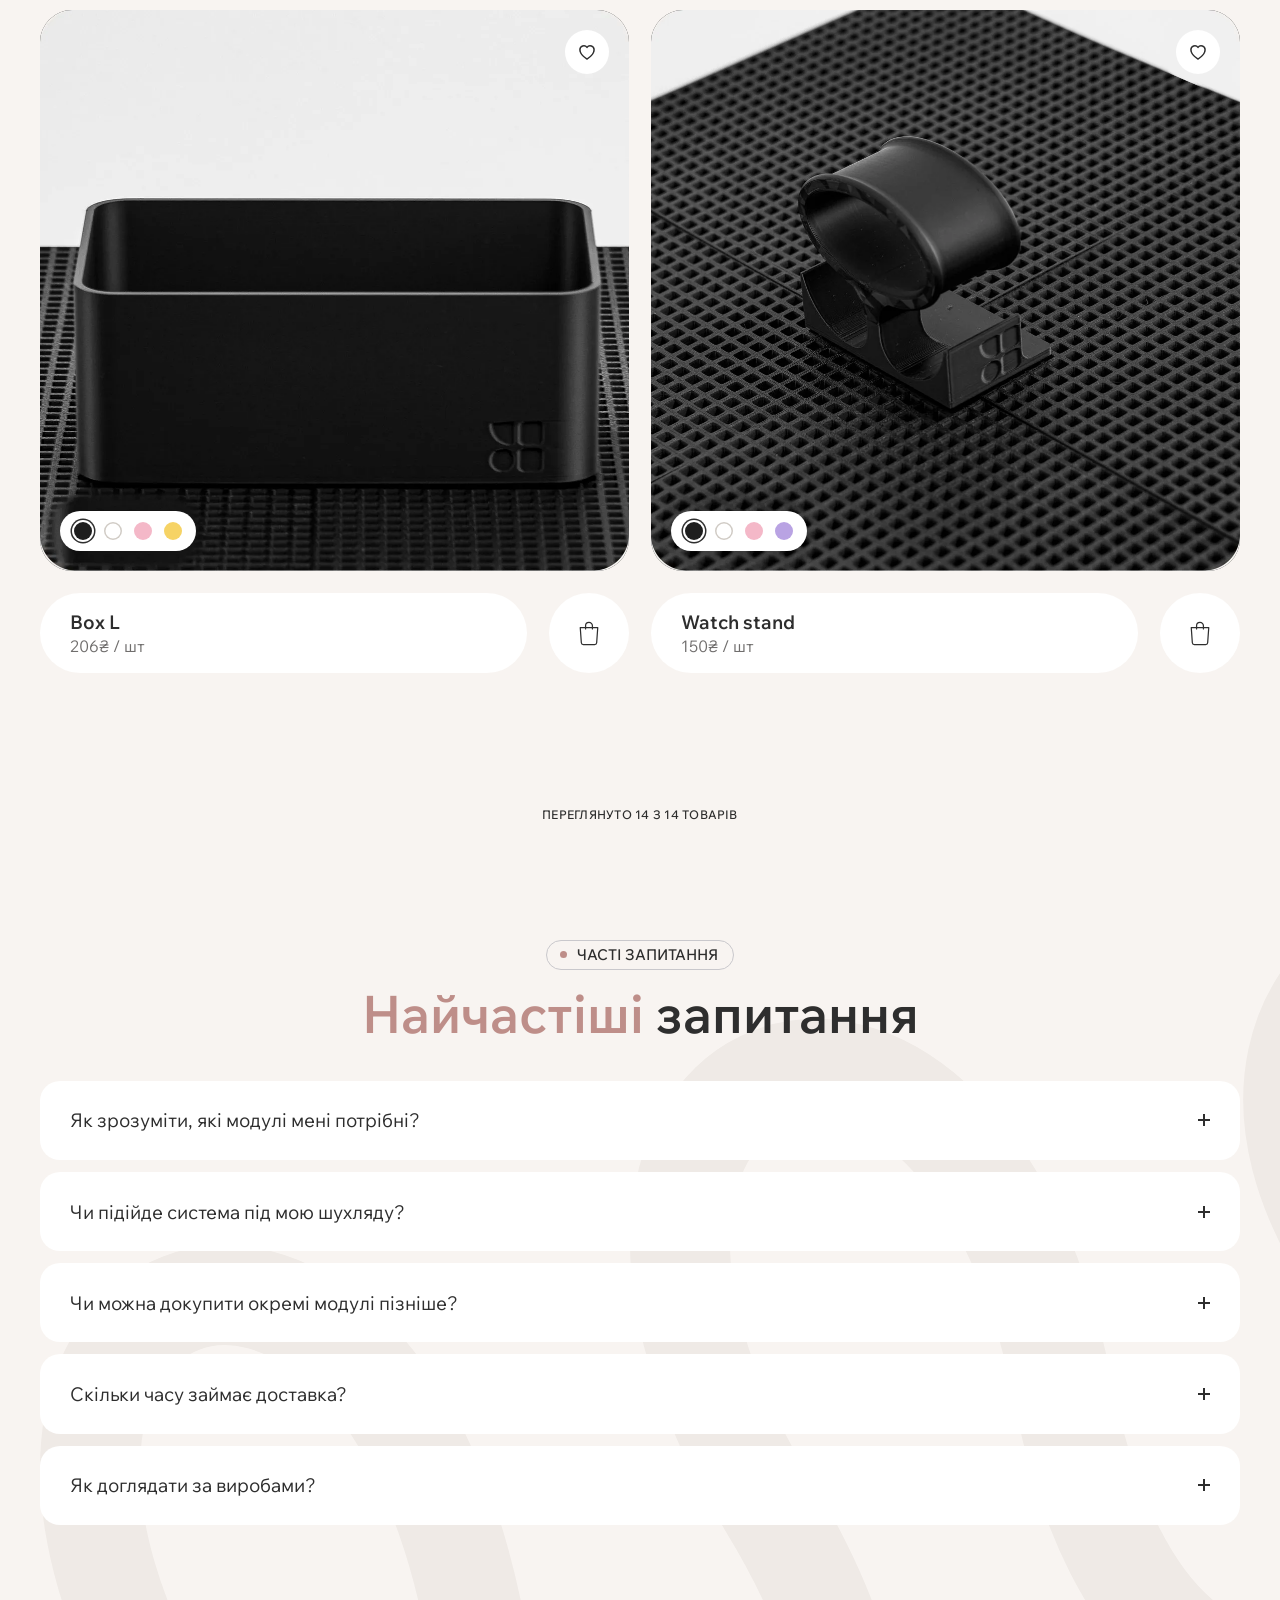
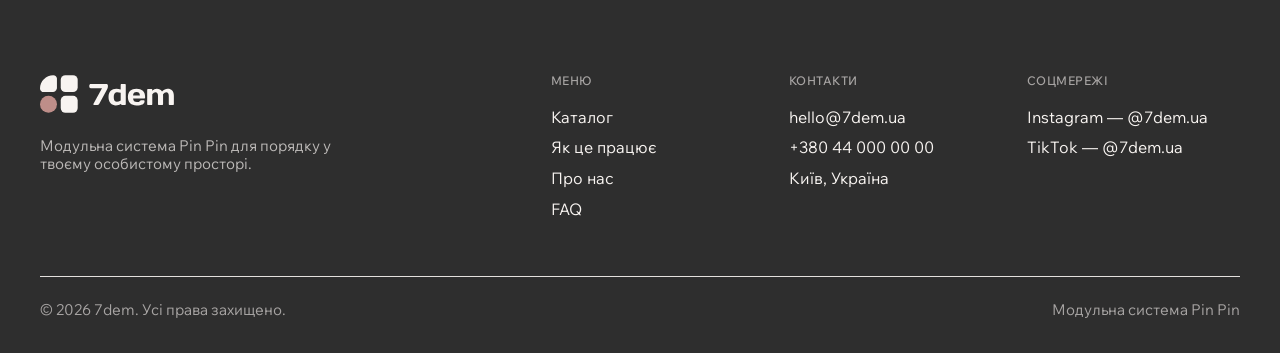
<file: cataloge.html>
<!doctype html>
<html lang="uk">
	<head>
		<meta charset="UTF-8">
		<meta name="viewport" content="width=device-width, initial-scale=1.0">
		<link rel="shortcut icon" href="./assets/img/favicon.ico">
		<!--
Страхувальна сітка для появи секцій (@components/effects/reveal): без JS
ніхто не зніме початковий opacity: 0 з [data-fls-reveal*].
-->
		<noscript>
			<style>
				[data-fls-reveal],
			[data-fls-reveal-group] > * { opacity: 1 !important; transform: none !important; }
			</style>
		</noscript>
		<title>Каталог</title>
		<script type="module" crossorigin="" src="./js/cataloge.min.js?v=1790749768250"></script>
		<link rel="modulepreload" crossorigin="" href="./js/common.min.js?v=1790749768250">
		<link rel="modulepreload" crossorigin="" href="./js/main.min.js?v=1790749768250">
		<link rel="modulepreload" crossorigin="" href="./js/swiper.min.js?v=1790749768250">
		<link rel="modulepreload" crossorigin="" href="./js/shopcard.min.js?v=1790749768250">
		<link rel="modulepreload" crossorigin="" href="./js/popup.min.js?v=1790749768250">
		<link rel="modulepreload" crossorigin="" href="./js/spollers.min.js?v=1790749768250">
		<link rel="modulepreload" crossorigin="" href="./js/faqpin.min.js?v=1790749768250">
		<link rel="stylesheet" crossorigin="" href="./css/common.min.css?v=1790749768250">
		<link rel="stylesheet" crossorigin="" href="./css/main.min.css?v=1790749768250">
		<link rel="stylesheet" crossorigin="" href="./css/shopcard.min.css?v=1790749768250">
		<link rel="stylesheet" crossorigin="" href="./css/popup.min.css?v=1790749768250">
		<link rel="stylesheet" crossorigin="" href="./css/spollers.min.css?v=1790749768250">
		<link rel="stylesheet" crossorigin="" href="./css/faqpin.min.css?v=1790749768250">
		<link rel="stylesheet" crossorigin="" href="./css/cataloge.min.css?v=1790749768250">
		<link rel="stylesheet" crossorigin="" href="./css/cataloggrid.min.css?v=1790749768250">
		<link rel="stylesheet" crossorigin="" href="./css/tabletext.min.css?v=1790749768250">
	</head>
	<body>
		<div class="wrapper">
			<!--
Порт: src/shopify/relax-theme/sections/header.liquid (header_style relax), стилі — frontend/styles/header-relax.scss.
2026-09-29 ваніль оновлено за редизайном (Homepage.png): логотип @img/logo.svg, меню з 4 пунктів,
праворуч три іконки замість кнопок «Кошик»/«log in». 2026-09-29 порт синхронізовано з ваніллю.
-->
			<header data-fls-header="" data-fls-header-scroll="" class="header">
				<div class="header__container">
					<div class="header__content">
						<!--
Логотип — вміст @img/logo.svg інлайном (іконка + напис «7dem»): темні частини
fill: currentColor (ховер і білий варіант у підвалі), кружечок — розовий класом
-->
						<a href="index.html" class="header__logo" aria-label="7dem">
							<svg class="header__logo-img" viewbox="0 0 105 29" fill="none" xmlns="http://www.w3.org/2000/svg" aria-hidden="true">
								<path d="M0 10.2426C0 4.64098 4.541 0.0999756 10.1426 0.0999756C11.6986 0.0999756 12.96 1.36136 12.96 2.91737V9.45997C12.96 11.4482 11.3482 13.06 9.36 13.06H2.81739C1.26139 13.06 0 11.7986 0 10.2426Z" fill="currentColor"></path>
								<rect x="15.8401" y="0.0999756" width="12.96" height="12.96" rx="3.6" fill="currentColor"></rect>
								<circle class="header__logo-dot" cx="6.48" cy="22.4199" r="6.48"></circle>
								<rect x="15.8401" y="15.9399" width="12.96" height="12.96" rx="3.6" fill="currentColor"></rect>
								<path d="M37.6649 8.99375V7.93625C37.6649 7.64375 37.7737 7.3925 37.9912 7.1825C38.2087 6.9725 38.4637 6.8675 38.7562 6.8675H50.8049C51.0974 6.8675 51.3487 6.9725 51.5587 7.1825C51.7762 7.3925 51.8849 7.64375 51.8849 7.93625V8.97125C51.8849 9.48875 51.6562 10.1712 51.1987 11.0187L45.2924 21.9425C44.9099 22.6475 44.4187 23 43.8187 23H41.5124C41.2124 23 40.9987 22.9025 40.8712 22.7075C40.7512 22.505 40.7512 22.2875 40.8712 22.055L47.3737 10.0512H38.7562C38.4487 10.0512 38.1899 9.95 37.9799 9.7475C37.7699 9.5375 37.6649 9.28625 37.6649 8.99375ZM57.8704 23.225C56.3029 23.225 54.9904 22.6737 53.9329 21.5712C52.8829 20.4687 52.3579 18.89 52.3579 16.835C52.3579 14.7725 52.9016 13.1937 53.9891 12.0987C55.0841 10.9962 56.5541 10.445 58.3991 10.445C59.3516 10.445 60.4354 10.6362 61.6504 11.0187V7.565C61.6504 7.3625 61.7141 7.1975 61.8416 7.07C61.9766 6.935 62.1416 6.8675 62.3366 6.8675H64.8454C65.0479 6.8675 65.2129 6.935 65.3404 7.07C65.4754 7.1975 65.5429 7.3625 65.5429 7.565V22.3137C65.5429 22.5087 65.4754 22.6737 65.3404 22.8087C65.2129 22.9362 65.0479 23 64.8454 23H62.6854C62.4829 23 62.3179 22.9362 62.1904 22.8087C62.0629 22.6737 61.9991 22.5087 61.9991 22.3137V21.965C60.8141 22.805 59.4379 23.225 57.8704 23.225ZM59.2091 13.1675C58.1741 13.1675 57.4429 13.46 57.0154 14.045C56.5879 14.6225 56.3741 15.5525 56.3741 16.835C56.3741 18.1175 56.5766 19.0512 56.9816 19.6362C57.3866 20.2212 57.9941 20.5137 58.8041 20.5137C59.6216 20.5137 60.5704 20.1762 61.6504 19.5012V13.6175C60.6829 13.3175 59.8691 13.1675 59.2091 13.1675ZM68.8846 21.5825C67.7296 20.4875 67.1521 18.9125 67.1521 16.8575C67.1521 14.795 67.7333 13.2125 68.8958 12.11C70.0583 11 71.6708 10.445 73.7333 10.445C75.7958 10.445 77.4046 10.985 78.5596 12.065C79.7146 13.1375 80.2921 14.6787 80.2921 16.6887V17.33C80.2921 17.5325 80.2246 17.7012 80.0896 17.8362C79.9621 17.9637 79.7971 18.0275 79.5946 18.0275H71.1233C71.1983 18.95 71.4608 19.6212 71.9108 20.0412C72.3683 20.4612 73.0958 20.6712 74.0933 20.6712C75.0908 20.6712 75.7733 20.4462 76.1408 19.9962C76.5083 19.5462 76.9621 19.3175 77.5021 19.31H79.1783C79.3808 19.31 79.5458 19.3775 79.6733 19.5125C79.8083 19.64 79.8758 19.805 79.8758 20.0075C79.8758 22.16 77.8246 23.2325 73.7221 23.225C71.6521 23.225 70.0396 22.6775 68.8846 21.5825ZM71.1008 15.6537H76.3321C76.2571 13.8837 75.3871 12.9987 73.7221 12.9987C72.0646 12.9987 71.1908 13.8837 71.1008 15.6537ZM81.9013 22.3137V11.3675C81.9013 11.165 81.965 11 82.0925 10.8725C82.2275 10.7375 82.3925 10.67 82.5875 10.67H85.1075C85.31 10.67 85.475 10.7375 85.6025 10.8725C85.73 11 85.7938 11.165 85.7938 11.3675V12.0762C86.3338 11.5512 86.8625 11.15 87.38 10.8725C87.905 10.5875 88.535 10.445 89.27 10.445C91.0175 10.445 92.3413 11.165 93.2413 12.605C94.6363 11.1575 96.065 10.4375 97.5275 10.445C98.9975 10.445 100.156 10.8875 101.004 11.7725C101.859 12.65 102.286 14.0112 102.286 15.8562V22.3137C102.286 22.5162 102.223 22.6812 102.095 22.8087C101.968 22.9362 101.803 23 101.6 23H99.0913C98.8888 23 98.72 22.9362 98.585 22.8087C98.4575 22.6737 98.3938 22.5087 98.3938 22.3137V15.8562C98.3938 14.0562 97.7413 13.16 96.4363 13.1675C95.6413 13.1675 94.82 13.7412 93.9725 14.8887C94.0175 15.2112 94.04 15.5337 94.04 15.8562V22.3137C94.04 22.5162 93.9725 22.6812 93.8375 22.8087C93.71 22.9362 93.5488 23 93.3538 23H90.845C90.6425 23 90.4738 22.9362 90.3388 22.8087C90.2113 22.6737 90.1475 22.5087 90.1475 22.3137V15.8562C90.1475 14.0562 89.495 13.16 88.19 13.1675C87.3575 13.1675 86.5588 13.7037 85.7938 14.7762V22.3137C85.7938 22.5162 85.7263 22.6812 85.5913 22.8087C85.4638 22.9362 85.3025 23 85.1075 23H82.5875C82.385 23 82.22 22.9362 82.0925 22.8087C81.965 22.6812 81.9013 22.5162 81.9013 22.3137Z" fill="currentColor"></path>
							</svg>
						</a>
						<div class="header__menu menu">
							<nav class="menu__body">
								<ul class="menu__list">
									<!-- 2026-09-29 редизайн: «Як це працює» і «Доставка» з шапки прибрано (лишились у підвалі) -->
									<li class="menu__item">
										<a href="cataloge.html" class="menu__link">Каталог</a>
									</li>
									<li class="menu__item">
										<a href="about.html" class="menu__link">Про нас</a>
									</li>
									<li class="menu__item">
										<a href="faq.html" class="menu__link">FAQ</a>
									</li>
									<li class="menu__item">
										<a href="#" class="menu__link">Контакти</a>
									</li>
								</ul>
								<div class="menu__actions-mob"></div>
							</nav>
						</div>
						<!--
<fetch url="@components/layout/menu/menu.json">
<each loop='item in response'>
</each>
</fetch>
-->
						<div class="header__actions">
							<!--
«Збережене»: лічильник оновлює layout/bookmarks (localStorage),
атрибут data-fls-bookmarks-count і підвантажує цей модуль на кожній сторінці
-->
							<a href="saved.html" class="header__saved" aria-label="Збережене">
								<svg viewbox="0 0 24 24" fill="none" aria-hidden="true">
									<path d="M12 20.5S3.5 15.4 3.5 9.2A4.7 4.7 0 0 1 12 6.4a4.7 4.7 0 0 1 8.5 2.8c0 6.2-8.5 11.3-8.5 11.3Z" stroke="currentColor" stroke-width="1.8" stroke-linejoin="round"></path>
								</svg>
								<span class="header__count header__count--saved" data-fls-bookmarks-count="" hidden>0</span>
							</a>
							<!--
Кошик: у ванілі — посилання на сторінку кошика (custom/cartlist), лічильник статичний
(як у макеті); у темі кошик відкриває вендорський cart-drawer, число — cart.item_count
-->
							<a href="cart.html" class="header__circle" aria-label="Кошик">
								<svg viewbox="0 0 24 24" fill="none" aria-hidden="true">
									<path d="M8.5 8V6.5a3.5 3.5 0 0 1 7 0V8M5.5 8h13l-1.2 12h-10.6L5.5 8Z" stroke="currentColor" stroke-width="1.8" stroke-linecap="round" stroke-linejoin="round"></path>
								</svg>
								<span class="header__count">2</span>
							</a>
							<!--
Кабінет: веде на ванільну сторінку входу (custom/authform). locals user (лише ваніль,
сторінки кабінету) — «увійшла» клієнтка: посилання одразу в кабінет. Лише через typeof:
голий плейсхолдер незаданого local у strictMode posthtml-expressions валить збірку
-->
							<a href="login.html" class="header__circle" aria-label="Увійти">
								<svg viewbox="0 0 24 24" fill="none" aria-hidden="true">
									<circle cx="12" cy="8.5" r="3.5" stroke="currentColor" stroke-width="1.8"></circle>
									<path d="M5.5 19.5a6.5 6.5 0 0 1 13 0" stroke="currentColor" stroke-width="1.8" stroke-linecap="round"></path>
								</svg>
							</a>
							<button type="button" data-fls-menu="" class="menu__icon icon-menu" aria-label="Меню">
								<span></span>
							</button>
						</div>
					</div>
				</div>
			</header>
			<main class="page">
				<div data-fls-cataloge="" class="cataloge">
					<!--
Ванільна версія хедера каталогу (режим `npm run dev`), Figma 219:1523.
Порт: src/shopify/relax-theme/sections/cataloghero.liquid
2026-09-14 ваніль оновлено за макетом, 2026-09-14 порт синхронізовано з ваніллю.
2026-09-30 ваніль оновлено за редизайном (Catalogue.png): пігулка-крихти й рядок «КАТАЛОГ» + опис
над фото; фото 1200×600 у межах контейнера — автоматичний fade-слайдер, що зупиняється, поки курсор
над карткою (chrome_V5lIBy27FT.png, layout/fadeslider з data-fls-fadeslider-pause); підпис набору
справа внизу. Порт у тему ще НЕ синхронізовано.
Кадри: білий набір (product/white-3 — вирізано з Product-card.png, той самий кадр, що в макеті
каталогу, але без підпису), рожевий і чорний — з «Про нас» (about/hero-set-pink, video-set-black).
Іконки інлайнові: у ванільній гілці немає Liquid-тегу render (і не писати його в дужках з
відсотком у коментарях — nunjucks зламається).
-->
					<section data-fls-cataloghero="" class="cataloghero" data-fls-reveal-load="">
						<div class="cataloghero__container" data-fls-reveal-group="">
							<nav class="cataloghero__crumbs" aria-label="Хлібні крихти">
								<a class="cataloghero__crumb" href="index.html">Головна</a>
								/
								<span class="cataloghero__crumb" aria-current="page">Каталог</span>
							</nav>
							<div class="cataloghero__head">
								<h1 class="cataloghero__title">Каталог</h1>
								<p class="cataloghero__text">
									11 елементів однієї модульної системи.
									<br>
									Комбінуй їх, щоб створити
				конфігурацію під свій простір
								</p>
							</div>
							<div class="cataloghero__card" data-fls-reveal="fade">
								<div class="cataloghero__slider" data-fls-fadeslider="4000" data-fls-fadeslider-pause="">
									<div class="swiper-wrapper">
										<div class="cataloghero__slide swiper-slide">
											<picture>
												<source media="(max-width: 600px)" srcset="./assets/img/product/white-3-600.webp" type="image/webp">
												<source media="(max-width: 1200px)" srcset="./assets/img/product/white-3-1200.webp" type="image/webp">
												<img alt="Набір MAX, білий" width="2400" height="1200" fetchpriority="high" src="./assets/img/product/white-3.webp">
											</picture>
										</div>
										<div class="cataloghero__slide swiper-slide">
											<picture>
												<source media="(max-width: 600px)" srcset="./assets/img/about/hero-set-pink-600.webp" type="image/webp">
												<source media="(max-width: 1200px)" srcset="./assets/img/about/hero-set-pink-1200.webp" type="image/webp">
												<img alt="Набір MAX, рожевий" width="2402" height="1120" loading="lazy" src="./assets/img/about/hero-set-pink.webp">
											</picture>
										</div>
										<div class="cataloghero__slide swiper-slide">
											<picture>
												<source media="(max-width: 600px)" srcset="./assets/img/about/video-set-black-600.webp" type="image/webp">
												<source media="(max-width: 1200px)" srcset="./assets/img/about/video-set-black-1200.webp" type="image/webp">
												<img alt="Набір MAX, чорний" width="2400" height="940" loading="lazy" src="./assets/img/about/video-set-black.webp">
											</picture>
										</div>
									</div>
								</div>
								<div class="cataloghero__promo">
									<p class="cataloghero__promo-name">Набір MAX</p>
									<p class="cataloghero__promo-price">1950 грн</p>
									<div class="cataloghero__promo-actions">
										<a class="cataloghero__promo-cta button button--caps button--background-black" href="product-card.html">Купити набір</a>
										<a class="cataloghero__promo-bag" href="product-card.html" aria-label="Купити набір MAX">
											<svg viewbox="0 0 32 38" fill="none" aria-hidden="true" focusable="false">
												<path d="M11 13V8.5a5 5 0 0 1 10 0V13M3.2 11h25.6l-1.6 22.2a3 3 0 0 1-3 2.8H7.8a3 3 0 0 1-3-2.8L3.2 11Z" stroke="currentColor" stroke-width="2" stroke-linecap="round" stroke-linejoin="round"></path>
											</svg>
										</a>
									</div>
								</div>
							</div>
						</div>
					</section>
					<!--
Ванільна версія стартового набору (режим `npm run dev`), Figma 219:1523.
Порт: src/shopify/relax-theme/sections/catalogfeatured.liquid
2026-09-14 ваніль оновлено за макетом; 2026-09-15 порт синхронізовано з ваніллю.
2026-09-30 ваніль оновлено за редизайном (Catalogue.png): фото 690×520 у контейнері зі стрічкою
«Подарунок», лупою й кружечками кольорів; під фото — мініатюри; праворуч опис, три характеристики,
картка подарунка (лише MAX), ціна, степпер + «Додати до кошика» + серце, рядок переваг.
Порт у тему ще НЕ синхронізовано.
Розкладка: __bodies і активний __body мають display: contents, тож фото й текст активної
вкладки стають клітинками однієї сітки з кнопками-чипами (layout/tabs шукає прямих нащадків).
Лупа відкриває поточне фото в попапі (layout/popup, розмітка внизу секції).
Кольори й мініатюри перемикають головне фото (catalogfeatured.js): адресу беремо з src мініатюри,
бо Vite переписує шляхи @img лише в src, не в data-атрибутах. Фото чорного MAX вирізано з
Catalogue.png; мініатюри макета — дрібні сірі рендери без великих версій, тому тут мініатюри —
зменшені ті самі великі фото, що й у кольорах. Іконки інлайнові (у ванілі немає render).
-->
					<section data-fls-catalogfeatured="" class="catalogfeatured">
						<div class="catalogfeatured__container">
							<div class="catalogfeatured__tabs" data-fls-tabs="" data-fls-reveal-group="" data-fls-watcher="" data-fls-watcher-once="">
								<nav class="catalogfeatured__titles" data-fls-tabs-titles="">
									<button type="button" class="catalogfeatured__title --tab-active">MAX</button>
									<button type="button" class="catalogfeatured__title">MED</button>
									<button type="button" class="catalogfeatured__title">MIN</button>
								</nav>
								<div class="catalogfeatured__bodies" data-fls-tabs-body="">
									<div class="catalogfeatured__body" data-catalogfeatured-set="" data-price="1950">
										<div class="catalogfeatured__gallery">
											<div class="catalogfeatured__media" data-catalogfeatured-media="">
												<picture>
													<source media="(max-width: 600px)" srcset="./assets/img/catalog/featured-max-black-600.webp" type="image/webp">
													<source media="(max-width: 1200px)" srcset="./assets/img/catalog/featured-max-black-1200.webp" type="image/webp">
													<img class="catalogfeatured__photo" alt="Набір MAX" width="1380" height="1040" loading="lazy" data-catalogfeatured-photo="" src="./assets/img/catalog/featured-max-black.webp">
												</picture>
												<span class="catalogfeatured__ribbon">
													<svg viewbox="0 0 16 16" aria-hidden="true">
														<path d="M2 7h12v2H2zM3 9h10v6H3zM7.25 7h1.5v8h-1.5zM8 6.5C6.5 3 3.5 3.5 4 5.2 4.4 6.4 6.6 6.5 8 6.5Zm0 0c1.5-3.5 4.5-3 4-1.3-.4 1.2-2.6 1.3-4 1.3Z" fill="currentColor"></path>
													</svg>
													Подарунок
												</span>
												<button type="button" class="catalogfeatured__zoom" data-fls-popup-link="featured-zoom" data-catalogfeatured-zoom="" aria-label="Збільшити фото">
													<svg viewbox="0 0 20 20" fill="none" aria-hidden="true">
														<circle cx="9" cy="9" r="5.8" stroke="currentColor" stroke-width="1.6"></circle>
														<path d="M13.3 13.3L17 17M9 6.6v4.8M6.6 9h4.8" stroke="currentColor" stroke-width="1.6" stroke-linecap="round"></path>
													</svg>
												</button>
												<div class="catalogfeatured__swatches" role="radiogroup" aria-label="Колір набору MAX">
													<button type="button" class="catalogfeatured__swatch catalogfeatured__swatch--black" role="radio" aria-checked="false" aria-label="Чорний" data-catalogfeatured-color="black"></button>
													<button type="button" class="catalogfeatured__swatch catalogfeatured__swatch--white" role="radio" aria-checked="false" aria-label="Білий" data-catalogfeatured-color="white"></button>
													<button type="button" class="catalogfeatured__swatch catalogfeatured__swatch--blush" role="radio" aria-checked="false" aria-label="Рожевий" data-catalogfeatured-color="blush"></button>
													<button type="button" class="catalogfeatured__swatch catalogfeatured__swatch--mixed" role="radio" aria-checked="false" aria-label="Різнокольоровий" data-catalogfeatured-color="mixed"></button>
												</div>
											</div>
											<ul class="catalogfeatured__thumbs">
												<li>
													<button type="button" class="catalogfeatured__thumb" data-catalogfeatured-thumb="black" aria-label="Фото: Чорний">
														<picture>
															<source media="(max-width: 600px)" srcset="./assets/img/catalog/featured-max-black-600.webp" type="image/webp">
															<source media="(max-width: 1200px)" srcset="./assets/img/catalog/featured-max-black-1200.webp" type="image/webp">
															<img alt="" width="256" height="256" loading="lazy" src="./assets/img/catalog/featured-max-black.webp">
														</picture>
													</button>
												</li>
												<li>
													<button type="button" class="catalogfeatured__thumb" data-catalogfeatured-thumb="white" aria-label="Фото: Білий">
														<picture>
															<source media="(max-width: 600px)" srcset="./assets/img/product/white-3-600.webp" type="image/webp">
															<source media="(max-width: 1200px)" srcset="./assets/img/product/white-3-1200.webp" type="image/webp">
															<img alt="" width="256" height="256" loading="lazy" src="./assets/img/product/white-3.webp">
														</picture>
													</button>
												</li>
												<li>
													<button type="button" class="catalogfeatured__thumb" data-catalogfeatured-thumb="blush" aria-label="Фото: Рожевий">
														<picture>
															<source media="(max-width: 600px)" srcset="./assets/img/product/set-med-pink-600.webp" type="image/webp">
															<img alt="" width="256" height="256" loading="lazy" src="./assets/img/product/set-med-pink.webp">
														</picture>
													</button>
												</li>
												<li>
													<button type="button" class="catalogfeatured__thumb" data-catalogfeatured-thumb="mixed" aria-label="Фото: Різнокольоровий">
														<picture>
															<source media="(max-width: 600px)" srcset="./assets/img/product/related-3-600.webp" type="image/webp">
															<source media="(max-width: 1200px)" srcset="./assets/img/product/related-3-1200.webp" type="image/webp">
															<img alt="" width="256" height="256" loading="lazy" src="./assets/img/product/related-3.webp">
														</picture>
													</button>
												</li>
												<li>
													<button type="button" class="catalogfeatured__thumb" data-catalogfeatured-thumb="detail" aria-label="Фото: деталі на сітці">
														<picture>
															<source media="(max-width: 600px)" srcset="./assets/img/product/white-2-600.webp" type="image/webp">
															<source media="(max-width: 1200px)" srcset="./assets/img/product/white-2-1200.webp" type="image/webp">
															<img alt="" width="256" height="256" loading="lazy" src="./assets/img/product/white-2.webp">
														</picture>
													</button>
												</li>
											</ul>
										</div>
										<div class="catalogfeatured__info">
											<h2 class="catalogfeatured__heading">
												Набір
												<mark class="catalogfeatured__accent">MAX</mark>
											</h2>
											<p class="catalogfeatured__text">
												Максимум можливостей для великих шухляд: 65 деталей, які збираються під ваш простір.
											</p>
											<ul class="catalogfeatured__features">
												<li class="catalogfeatured__feature">
													<span class="catalogfeatured__feature-icon" aria-hidden="true">
														<svg viewbox="0 0 40 40" fill="none">
															<path d="M10.4 15H7.9C6.1 15 4.6 16.5 4.6 18.3v5c0 1.9 1.5 3.4 3.3 3.4h2.5c1.9 0 3.4-1.5 3.4-3.4v-5c0-1.8-1.5-3.3-3.4-3.3ZM22.5 4.6H20c-2.1 0-3.7 1.7-3.7 3.7v14.6c0 2.1 1.6 3.7 3.7 3.7h2.5c2.1 0 3.7-1.6 3.7-3.7V8.3c0-2-1.6-3.7-3.7-3.7ZM32.9 18.3h-1.6c-1.4 0-2.5 1.1-2.5 2.5v3.4c0 1.3 1.1 2.5 2.5 2.5h1.6c1.4 0 2.5-1.2 2.5-2.5v-3.4c0-1.4-1.1-2.5-2.5-2.5ZM32.5 29.6h-25c-1.6 0-2.9 1.3-2.9 2.9s1.3 2.9 2.9 2.9h25c1.6 0 2.9-1.3 2.9-2.9s-1.3-2.9-2.9-2.9Z" stroke="currentColor" stroke-width="2" stroke-linejoin="round"></path>
														</svg>
													</span>
													65 деталей
													<br>
													у наборі
												</li>
												<li class="catalogfeatured__feature">
													<span class="catalogfeatured__feature-icon" aria-hidden="true">
														<svg viewbox="0 0 40 40" fill="none">
															<path d="M13.75 12.9h-5c-2.3 0-4.17 1.9-4.17 4.2v5c0 2.3 1.87 4.15 4.17 4.15h5c2.3 0 4.17-1.85 4.17-4.15v-5c0-2.3-1.87-4.2-4.17-4.2ZM31.25 12.9h-5c-2.3 0-4.17 1.9-4.17 4.2v5c0 2.3 1.87 4.15 4.17 4.15h5c2.3 0 4.17-1.85 4.17-4.15v-5c0-2.3-1.87-4.2-4.17-4.2ZM30 7.5H11.67M14.58 4.58 11.67 7.5l2.91 2.92M10 32.5h18.33M25.42 29.58l2.91 2.92-2.91 2.92" stroke="currentColor" stroke-width="2" stroke-linecap="round" stroke-linejoin="round"></path>
														</svg>
													</span>
													Гнучка
													<br>
													конфігурація
												</li>
												<li class="catalogfeatured__feature">
													<span class="catalogfeatured__feature-icon" aria-hidden="true">
														<svg viewbox="0 0 40 40" fill="none">
															<path d="M27.9 4.6H12.1c-4.2 0-7.5 3.3-7.5 7.5v9.1c0 4.2 3.3 7.5 7.5 7.5h15.8c4.2 0 7.5-3.3 7.5-7.5v-9.1c0-4.2-3.3-7.5-7.5-7.5ZM15 6.7v20M25 6.7v20M7.5 12.5h25M7.5 20.8h25M3.3 34.2h33.4M4.6 31.7v5M35.4 31.7v5" stroke="currentColor" stroke-width="2" stroke-linejoin="round"></path>
														</svg>
													</span>
													Основа
													<br>
													22 × 22 см
												</li>
											</ul>
											<div class="catalogfeatured__gift">
												<span class="catalogfeatured__gift-icon" aria-hidden="true">
													<svg viewbox="0 0 16 16">
														<path d="M2 7h12v2H2zM3 9h10v6H3zM7.25 7h1.5v8h-1.5zM8 6.5C6.5 3 3.5 3.5 4 5.2 4.4 6.4 6.6 6.5 8 6.5Zm0 0c1.5-3.5 4.5-3 4-1.3-.4 1.2-2.6 1.3-4 1.3Z" fill="currentColor"></path>
													</svg>
												</span>
												<p class="catalogfeatured__gift-title">
													Підставка для телефону
													<br>
													у подарунок
												</p>
												<p class="catalogfeatured__gift-note">до набору MAX · додається автоматично</p>
												<picture>
													<img class="catalogfeatured__gift-image" alt="Рожева підставка для телефону" width="425" height="657" loading="lazy" src="./assets/img/catalog/gift-phone-stand.webp">
												</picture>
											</div>
											<div class="catalogfeatured__buy">
												<p class="catalogfeatured__price">
													1950 грн
													<span class="catalogfeatured__parts">/ 65 деталей</span>
												</p>
												<div class="catalogfeatured__actions">
													<div class="catalogfeatured__stepper">
														<button type="button" class="catalogfeatured__step" data-catalogfeatured-minus="" aria-label="Менше" disabled>−</button>
														<span class="catalogfeatured__qty" data-catalogfeatured-qty="" aria-live="polite">1</span>
														<button type="button" class="catalogfeatured__step" data-catalogfeatured-plus="" aria-label="Більше">+</button>
													</div>
													<a class="catalogfeatured__cta button button--caps button--background-black" href="product-card.html">Додати до кошика</a>
													<button type="button" class="catalogfeatured__save" data-fls-bookmarks-toggle="set-max" data-bookmark-title="Набір MAX" data-bookmark-price="1950 ₴" data-bookmark-url="product-card.html" data-bookmark-toast="Додано в обране" aria-pressed="false" aria-label="Зберегти в обране: Набір MAX">
														<svg viewbox="0 0 24 24" fill="none" aria-hidden="true">
															<path d="M12 20.5S3.5 15.4 3.5 9.2A4.7 4.7 0 0 1 12 6.4a4.7 4.7 0 0 1 8.5 2.8c0 6.2-8.5 11.3-8.5 11.3Z" stroke="currentColor" stroke-width="1.6" stroke-linejoin="round"></path>
														</svg>
													</button>
												</div>
											</div>
											<ul class="catalogfeatured__perks">
												<li class="catalogfeatured__perk">
													<svg viewbox="0 0 20 20" fill="none" aria-hidden="true">
														<path d="M1.5 5.5h10v8h-10zM11.5 8.5h3.6l2.4 2.7v2.3h-6" stroke="currentColor" stroke-width="1.3" stroke-linejoin="round"></path>
														<circle cx="5" cy="14.5" r="1.6" fill="var(--color-bone)" stroke="currentColor" stroke-width="1.3"></circle>
														<circle cx="14.5" cy="14.5" r="1.6" fill="var(--color-bone)" stroke="currentColor" stroke-width="1.3"></circle>
													</svg>
													Швидка доставка
												</li>
												<li class="catalogfeatured__perk">
													<svg viewbox="0 0 20 20" fill="none" aria-hidden="true">
														<path d="M10 2 3.5 4.5v5c0 4 2.8 6.9 6.5 8.5 3.7-1.6 6.5-4.5 6.5-8.5v-5L10 2Z" stroke="currentColor" stroke-width="1.3" stroke-linejoin="round"></path>
														<path d="m7 10 2.2 2.2L13.2 8" stroke="currentColor" stroke-width="1.3" stroke-linecap="round" stroke-linejoin="round"></path>
													</svg>
													Надійна упаковка
												</li>
												<li class="catalogfeatured__perk">
													<svg viewbox="0 0 20 20" fill="none" aria-hidden="true">
														<path d="M4 16C4 9 8.5 4.5 16.5 3.5 16 11 12 15.5 5.5 15.8M4 16l6-6" stroke="currentColor" stroke-width="1.3" stroke-linecap="round" stroke-linejoin="round"></path>
													</svg>
													Порядок надихає
												</li>
											</ul>
										</div>
									</div>
									<div class="catalogfeatured__body" data-catalogfeatured-set="" data-price="1065">
										<div class="catalogfeatured__gallery">
											<div class="catalogfeatured__media" data-catalogfeatured-media="">
												<picture>
													<source media="(max-width: 600px)" srcset="./assets/img/catalog/set-med-600.webp" type="image/webp">
													<img class="catalogfeatured__photo" alt="Набір MED" width="1380" height="1040" loading="lazy" data-catalogfeatured-photo="" src="./assets/img/catalog/set-med.webp">
												</picture>
												<button type="button" class="catalogfeatured__zoom" data-fls-popup-link="featured-zoom" data-catalogfeatured-zoom="" aria-label="Збільшити фото">
													<svg viewbox="0 0 20 20" fill="none" aria-hidden="true">
														<circle cx="9" cy="9" r="5.8" stroke="currentColor" stroke-width="1.6"></circle>
														<path d="M13.3 13.3L17 17M9 6.6v4.8M6.6 9h4.8" stroke="currentColor" stroke-width="1.6" stroke-linecap="round"></path>
													</svg>
												</button>
												<div class="catalogfeatured__swatches" role="radiogroup" aria-label="Колір набору MED">
													<button type="button" class="catalogfeatured__swatch catalogfeatured__swatch--black" role="radio" aria-checked="false" aria-label="Чорний" data-catalogfeatured-color="black"></button>
													<button type="button" class="catalogfeatured__swatch catalogfeatured__swatch--white" role="radio" aria-checked="false" aria-label="Білий" data-catalogfeatured-color="white"></button>
													<button type="button" class="catalogfeatured__swatch catalogfeatured__swatch--blush" role="radio" aria-checked="false" aria-label="Рожевий" data-catalogfeatured-color="blush"></button>
													<button type="button" class="catalogfeatured__swatch catalogfeatured__swatch--mixed" role="radio" aria-checked="false" aria-label="Різнокольоровий" data-catalogfeatured-color="mixed"></button>
												</div>
											</div>
											<ul class="catalogfeatured__thumbs">
												<li>
													<button type="button" class="catalogfeatured__thumb" data-catalogfeatured-thumb="black" aria-label="Фото: Чорний">
														<picture>
															<source media="(max-width: 600px)" srcset="./assets/img/catalog/set-med-600.webp" type="image/webp">
															<img alt="" width="256" height="256" loading="lazy" src="./assets/img/catalog/set-med.webp">
														</picture>
													</button>
												</li>
												<li>
													<button type="button" class="catalogfeatured__thumb" data-catalogfeatured-thumb="white" aria-label="Фото: Білий">
														<picture>
															<source media="(max-width: 600px)" srcset="./assets/img/product/white-1-600.webp" type="image/webp">
															<source media="(max-width: 1200px)" srcset="./assets/img/product/white-1-1200.webp" type="image/webp">
															<img alt="" width="256" height="256" loading="lazy" src="./assets/img/product/white-1.webp">
														</picture>
													</button>
												</li>
												<li>
													<button type="button" class="catalogfeatured__thumb" data-catalogfeatured-thumb="blush" aria-label="Фото: Рожевий">
														<picture>
															<source media="(max-width: 600px)" srcset="./assets/img/product/set-med-pink-600.webp" type="image/webp">
															<img alt="" width="256" height="256" loading="lazy" src="./assets/img/product/set-med-pink.webp">
														</picture>
													</button>
												</li>
												<li>
													<button type="button" class="catalogfeatured__thumb" data-catalogfeatured-thumb="mixed" aria-label="Фото: Різнокольоровий">
														<picture>
															<source media="(max-width: 600px)" srcset="./assets/img/product/related-3-600.webp" type="image/webp">
															<source media="(max-width: 1200px)" srcset="./assets/img/product/related-3-1200.webp" type="image/webp">
															<img alt="" width="256" height="256" loading="lazy" src="./assets/img/product/related-3.webp">
														</picture>
													</button>
												</li>
												<li>
													<button type="button" class="catalogfeatured__thumb" data-catalogfeatured-thumb="detail" aria-label="Фото: деталі на сітці">
														<picture>
															<source media="(max-width: 600px)" srcset="./assets/img/product/white-2-600.webp" type="image/webp">
															<source media="(max-width: 1200px)" srcset="./assets/img/product/white-2-1200.webp" type="image/webp">
															<img alt="" width="256" height="256" loading="lazy" src="./assets/img/product/white-2.webp">
														</picture>
													</button>
												</li>
											</ul>
										</div>
										<div class="catalogfeatured__info">
											<h2 class="catalogfeatured__heading">
												Набір
												<mark class="catalogfeatured__accent">MED</mark>
											</h2>
											<p class="catalogfeatured__text">
												Золота середина для шухляд середнього розміру: 45 деталей для кухні, ванної чи робочого столу.
											</p>
											<ul class="catalogfeatured__features">
												<li class="catalogfeatured__feature">
													<span class="catalogfeatured__feature-icon" aria-hidden="true">
														<svg viewbox="0 0 40 40" fill="none">
															<path d="M10.4 15H7.9C6.1 15 4.6 16.5 4.6 18.3v5c0 1.9 1.5 3.4 3.3 3.4h2.5c1.9 0 3.4-1.5 3.4-3.4v-5c0-1.8-1.5-3.3-3.4-3.3ZM22.5 4.6H20c-2.1 0-3.7 1.7-3.7 3.7v14.6c0 2.1 1.6 3.7 3.7 3.7h2.5c2.1 0 3.7-1.6 3.7-3.7V8.3c0-2-1.6-3.7-3.7-3.7ZM32.9 18.3h-1.6c-1.4 0-2.5 1.1-2.5 2.5v3.4c0 1.3 1.1 2.5 2.5 2.5h1.6c1.4 0 2.5-1.2 2.5-2.5v-3.4c0-1.4-1.1-2.5-2.5-2.5ZM32.5 29.6h-25c-1.6 0-2.9 1.3-2.9 2.9s1.3 2.9 2.9 2.9h25c1.6 0 2.9-1.3 2.9-2.9s-1.3-2.9-2.9-2.9Z" stroke="currentColor" stroke-width="2" stroke-linejoin="round"></path>
														</svg>
													</span>
													45 деталей
													<br>
													у наборі
												</li>
												<li class="catalogfeatured__feature">
													<span class="catalogfeatured__feature-icon" aria-hidden="true">
														<svg viewbox="0 0 40 40" fill="none">
															<path d="M13.75 12.9h-5c-2.3 0-4.17 1.9-4.17 4.2v5c0 2.3 1.87 4.15 4.17 4.15h5c2.3 0 4.17-1.85 4.17-4.15v-5c0-2.3-1.87-4.2-4.17-4.2ZM31.25 12.9h-5c-2.3 0-4.17 1.9-4.17 4.2v5c0 2.3 1.87 4.15 4.17 4.15h5c2.3 0 4.17-1.85 4.17-4.15v-5c0-2.3-1.87-4.2-4.17-4.2ZM30 7.5H11.67M14.58 4.58 11.67 7.5l2.91 2.92M10 32.5h18.33M25.42 29.58l2.91 2.92-2.91 2.92" stroke="currentColor" stroke-width="2" stroke-linecap="round" stroke-linejoin="round"></path>
														</svg>
													</span>
													Гнучка
													<br>
													конфігурація
												</li>
												<li class="catalogfeatured__feature">
													<span class="catalogfeatured__feature-icon" aria-hidden="true">
														<svg viewbox="0 0 40 40" fill="none">
															<path d="M27.9 4.6H12.1c-4.2 0-7.5 3.3-7.5 7.5v9.1c0 4.2 3.3 7.5 7.5 7.5h15.8c4.2 0 7.5-3.3 7.5-7.5v-9.1c0-4.2-3.3-7.5-7.5-7.5ZM15 6.7v20M25 6.7v20M7.5 12.5h25M7.5 20.8h25M3.3 34.2h33.4M4.6 31.7v5M35.4 31.7v5" stroke="currentColor" stroke-width="2" stroke-linejoin="round"></path>
														</svg>
													</span>
													Основа
													<br>
													22 × 22 см
												</li>
											</ul>
											<div class="catalogfeatured__buy">
												<p class="catalogfeatured__price">
													1065 грн
													<span class="catalogfeatured__parts">/ 45 деталей</span>
												</p>
												<div class="catalogfeatured__actions">
													<div class="catalogfeatured__stepper">
														<button type="button" class="catalogfeatured__step" data-catalogfeatured-minus="" aria-label="Менше" disabled>−</button>
														<span class="catalogfeatured__qty" data-catalogfeatured-qty="" aria-live="polite">1</span>
														<button type="button" class="catalogfeatured__step" data-catalogfeatured-plus="" aria-label="Більше">+</button>
													</div>
													<a class="catalogfeatured__cta button button--caps button--background-black" href="product-card.html">Додати до кошика</a>
													<button type="button" class="catalogfeatured__save" data-fls-bookmarks-toggle="set-med" data-bookmark-title="Набір MED" data-bookmark-price="1065 ₴" data-bookmark-url="product-card.html" data-bookmark-toast="Додано в обране" aria-pressed="false" aria-label="Зберегти в обране: Набір MED">
														<svg viewbox="0 0 24 24" fill="none" aria-hidden="true">
															<path d="M12 20.5S3.5 15.4 3.5 9.2A4.7 4.7 0 0 1 12 6.4a4.7 4.7 0 0 1 8.5 2.8c0 6.2-8.5 11.3-8.5 11.3Z" stroke="currentColor" stroke-width="1.6" stroke-linejoin="round"></path>
														</svg>
													</button>
												</div>
											</div>
											<ul class="catalogfeatured__perks">
												<li class="catalogfeatured__perk">
													<svg viewbox="0 0 20 20" fill="none" aria-hidden="true">
														<path d="M1.5 5.5h10v8h-10zM11.5 8.5h3.6l2.4 2.7v2.3h-6" stroke="currentColor" stroke-width="1.3" stroke-linejoin="round"></path>
														<circle cx="5" cy="14.5" r="1.6" fill="var(--color-bone)" stroke="currentColor" stroke-width="1.3"></circle>
														<circle cx="14.5" cy="14.5" r="1.6" fill="var(--color-bone)" stroke="currentColor" stroke-width="1.3"></circle>
													</svg>
													Швидка доставка
												</li>
												<li class="catalogfeatured__perk">
													<svg viewbox="0 0 20 20" fill="none" aria-hidden="true">
														<path d="M10 2 3.5 4.5v5c0 4 2.8 6.9 6.5 8.5 3.7-1.6 6.5-4.5 6.5-8.5v-5L10 2Z" stroke="currentColor" stroke-width="1.3" stroke-linejoin="round"></path>
														<path d="m7 10 2.2 2.2L13.2 8" stroke="currentColor" stroke-width="1.3" stroke-linecap="round" stroke-linejoin="round"></path>
													</svg>
													Надійна упаковка
												</li>
												<li class="catalogfeatured__perk">
													<svg viewbox="0 0 20 20" fill="none" aria-hidden="true">
														<path d="M4 16C4 9 8.5 4.5 16.5 3.5 16 11 12 15.5 5.5 15.8M4 16l6-6" stroke="currentColor" stroke-width="1.3" stroke-linecap="round" stroke-linejoin="round"></path>
													</svg>
													Порядок надихає
												</li>
											</ul>
										</div>
									</div>
									<div class="catalogfeatured__body" data-catalogfeatured-set="" data-price="482">
										<div class="catalogfeatured__gallery">
											<div class="catalogfeatured__media" data-catalogfeatured-media="">
												<picture>
													<source media="(max-width: 600px)" srcset="./assets/img/catalog/set-min-600.webp" type="image/webp">
													<img class="catalogfeatured__photo" alt="Набір MIN" width="1380" height="1040" loading="lazy" data-catalogfeatured-photo="" src="./assets/img/catalog/set-min.webp">
												</picture>
												<button type="button" class="catalogfeatured__zoom" data-fls-popup-link="featured-zoom" data-catalogfeatured-zoom="" aria-label="Збільшити фото">
													<svg viewbox="0 0 20 20" fill="none" aria-hidden="true">
														<circle cx="9" cy="9" r="5.8" stroke="currentColor" stroke-width="1.6"></circle>
														<path d="M13.3 13.3L17 17M9 6.6v4.8M6.6 9h4.8" stroke="currentColor" stroke-width="1.6" stroke-linecap="round"></path>
													</svg>
												</button>
												<div class="catalogfeatured__swatches" role="radiogroup" aria-label="Колір набору MIN">
													<button type="button" class="catalogfeatured__swatch catalogfeatured__swatch--black" role="radio" aria-checked="false" aria-label="Чорний" data-catalogfeatured-color="black"></button>
													<button type="button" class="catalogfeatured__swatch catalogfeatured__swatch--white" role="radio" aria-checked="false" aria-label="Білий" data-catalogfeatured-color="white"></button>
													<button type="button" class="catalogfeatured__swatch catalogfeatured__swatch--blush" role="radio" aria-checked="false" aria-label="Рожевий" data-catalogfeatured-color="blush"></button>
													<button type="button" class="catalogfeatured__swatch catalogfeatured__swatch--mixed" role="radio" aria-checked="false" aria-label="Різнокольоровий" data-catalogfeatured-color="mixed"></button>
												</div>
											</div>
											<ul class="catalogfeatured__thumbs">
												<li>
													<button type="button" class="catalogfeatured__thumb" data-catalogfeatured-thumb="black" aria-label="Фото: Чорний">
														<picture>
															<source media="(max-width: 600px)" srcset="./assets/img/catalog/set-min-600.webp" type="image/webp">
															<img alt="" width="256" height="256" loading="lazy" src="./assets/img/catalog/set-min.webp">
														</picture>
													</button>
												</li>
												<li>
													<button type="button" class="catalogfeatured__thumb" data-catalogfeatured-thumb="white" aria-label="Фото: Білий">
														<picture>
															<source media="(max-width: 600px)" srcset="./assets/img/product/white-2-600.webp" type="image/webp">
															<source media="(max-width: 1200px)" srcset="./assets/img/product/white-2-1200.webp" type="image/webp">
															<img alt="" width="256" height="256" loading="lazy" src="./assets/img/product/white-2.webp">
														</picture>
													</button>
												</li>
												<li>
													<button type="button" class="catalogfeatured__thumb" data-catalogfeatured-thumb="blush" aria-label="Фото: Рожевий">
														<picture>
															<source media="(max-width: 600px)" srcset="./assets/img/product/set-med-pink-600.webp" type="image/webp">
															<img alt="" width="256" height="256" loading="lazy" src="./assets/img/product/set-med-pink.webp">
														</picture>
													</button>
												</li>
												<li>
													<button type="button" class="catalogfeatured__thumb" data-catalogfeatured-thumb="mixed" aria-label="Фото: Різнокольоровий">
														<picture>
															<source media="(max-width: 600px)" srcset="./assets/img/product/related-3-600.webp" type="image/webp">
															<source media="(max-width: 1200px)" srcset="./assets/img/product/related-3-1200.webp" type="image/webp">
															<img alt="" width="256" height="256" loading="lazy" src="./assets/img/product/related-3.webp">
														</picture>
													</button>
												</li>
												<li>
													<button type="button" class="catalogfeatured__thumb" data-catalogfeatured-thumb="detail" aria-label="Фото: деталі на сітці">
														<picture>
															<source media="(max-width: 600px)" srcset="./assets/img/product/white-2-600.webp" type="image/webp">
															<source media="(max-width: 1200px)" srcset="./assets/img/product/white-2-1200.webp" type="image/webp">
															<img alt="" width="256" height="256" loading="lazy" src="./assets/img/product/white-2.webp">
														</picture>
													</button>
												</li>
											</ul>
										</div>
										<div class="catalogfeatured__info">
											<h2 class="catalogfeatured__heading">
												Набір
												<mark class="catalogfeatured__accent">MIN</mark>
											</h2>
											<p class="catalogfeatured__text">Компактний старт для невеликої шухляди: 28 деталей, щоб спробувати систему.</p>
											<ul class="catalogfeatured__features">
												<li class="catalogfeatured__feature">
													<span class="catalogfeatured__feature-icon" aria-hidden="true">
														<svg viewbox="0 0 40 40" fill="none">
															<path d="M10.4 15H7.9C6.1 15 4.6 16.5 4.6 18.3v5c0 1.9 1.5 3.4 3.3 3.4h2.5c1.9 0 3.4-1.5 3.4-3.4v-5c0-1.8-1.5-3.3-3.4-3.3ZM22.5 4.6H20c-2.1 0-3.7 1.7-3.7 3.7v14.6c0 2.1 1.6 3.7 3.7 3.7h2.5c2.1 0 3.7-1.6 3.7-3.7V8.3c0-2-1.6-3.7-3.7-3.7ZM32.9 18.3h-1.6c-1.4 0-2.5 1.1-2.5 2.5v3.4c0 1.3 1.1 2.5 2.5 2.5h1.6c1.4 0 2.5-1.2 2.5-2.5v-3.4c0-1.4-1.1-2.5-2.5-2.5ZM32.5 29.6h-25c-1.6 0-2.9 1.3-2.9 2.9s1.3 2.9 2.9 2.9h25c1.6 0 2.9-1.3 2.9-2.9s-1.3-2.9-2.9-2.9Z" stroke="currentColor" stroke-width="2" stroke-linejoin="round"></path>
														</svg>
													</span>
													28 деталей
													<br>
													у наборі
												</li>
												<li class="catalogfeatured__feature">
													<span class="catalogfeatured__feature-icon" aria-hidden="true">
														<svg viewbox="0 0 40 40" fill="none">
															<path d="M13.75 12.9h-5c-2.3 0-4.17 1.9-4.17 4.2v5c0 2.3 1.87 4.15 4.17 4.15h5c2.3 0 4.17-1.85 4.17-4.15v-5c0-2.3-1.87-4.2-4.17-4.2ZM31.25 12.9h-5c-2.3 0-4.17 1.9-4.17 4.2v5c0 2.3 1.87 4.15 4.17 4.15h5c2.3 0 4.17-1.85 4.17-4.15v-5c0-2.3-1.87-4.2-4.17-4.2ZM30 7.5H11.67M14.58 4.58 11.67 7.5l2.91 2.92M10 32.5h18.33M25.42 29.58l2.91 2.92-2.91 2.92" stroke="currentColor" stroke-width="2" stroke-linecap="round" stroke-linejoin="round"></path>
														</svg>
													</span>
													Гнучка
													<br>
													конфігурація
												</li>
												<li class="catalogfeatured__feature">
													<span class="catalogfeatured__feature-icon" aria-hidden="true">
														<svg viewbox="0 0 40 40" fill="none">
															<path d="M27.9 4.6H12.1c-4.2 0-7.5 3.3-7.5 7.5v9.1c0 4.2 3.3 7.5 7.5 7.5h15.8c4.2 0 7.5-3.3 7.5-7.5v-9.1c0-4.2-3.3-7.5-7.5-7.5ZM15 6.7v20M25 6.7v20M7.5 12.5h25M7.5 20.8h25M3.3 34.2h33.4M4.6 31.7v5M35.4 31.7v5" stroke="currentColor" stroke-width="2" stroke-linejoin="round"></path>
														</svg>
													</span>
													Основа
													<br>
													22 × 22 см
												</li>
											</ul>
											<div class="catalogfeatured__buy">
												<p class="catalogfeatured__price">
													482 грн
													<span class="catalogfeatured__parts">/ 28 деталей</span>
												</p>
												<div class="catalogfeatured__actions">
													<div class="catalogfeatured__stepper">
														<button type="button" class="catalogfeatured__step" data-catalogfeatured-minus="" aria-label="Менше" disabled>−</button>
														<span class="catalogfeatured__qty" data-catalogfeatured-qty="" aria-live="polite">1</span>
														<button type="button" class="catalogfeatured__step" data-catalogfeatured-plus="" aria-label="Більше">+</button>
													</div>
													<a class="catalogfeatured__cta button button--caps button--background-black" href="product-card.html">Додати до кошика</a>
													<button type="button" class="catalogfeatured__save" data-fls-bookmarks-toggle="set-min" data-bookmark-title="Набір MIN" data-bookmark-price="482 ₴" data-bookmark-url="product-card.html" data-bookmark-toast="Додано в обране" aria-pressed="false" aria-label="Зберегти в обране: Набір MIN">
														<svg viewbox="0 0 24 24" fill="none" aria-hidden="true">
															<path d="M12 20.5S3.5 15.4 3.5 9.2A4.7 4.7 0 0 1 12 6.4a4.7 4.7 0 0 1 8.5 2.8c0 6.2-8.5 11.3-8.5 11.3Z" stroke="currentColor" stroke-width="1.6" stroke-linejoin="round"></path>
														</svg>
													</button>
												</div>
											</div>
											<ul class="catalogfeatured__perks">
												<li class="catalogfeatured__perk">
													<svg viewbox="0 0 20 20" fill="none" aria-hidden="true">
														<path d="M1.5 5.5h10v8h-10zM11.5 8.5h3.6l2.4 2.7v2.3h-6" stroke="currentColor" stroke-width="1.3" stroke-linejoin="round"></path>
														<circle cx="5" cy="14.5" r="1.6" fill="var(--color-bone)" stroke="currentColor" stroke-width="1.3"></circle>
														<circle cx="14.5" cy="14.5" r="1.6" fill="var(--color-bone)" stroke="currentColor" stroke-width="1.3"></circle>
													</svg>
													Швидка доставка
												</li>
												<li class="catalogfeatured__perk">
													<svg viewbox="0 0 20 20" fill="none" aria-hidden="true">
														<path d="M10 2 3.5 4.5v5c0 4 2.8 6.9 6.5 8.5 3.7-1.6 6.5-4.5 6.5-8.5v-5L10 2Z" stroke="currentColor" stroke-width="1.3" stroke-linejoin="round"></path>
														<path d="m7 10 2.2 2.2L13.2 8" stroke="currentColor" stroke-width="1.3" stroke-linecap="round" stroke-linejoin="round"></path>
													</svg>
													Надійна упаковка
												</li>
												<li class="catalogfeatured__perk">
													<svg viewbox="0 0 20 20" fill="none" aria-hidden="true">
														<path d="M4 16C4 9 8.5 4.5 16.5 3.5 16 11 12 15.5 5.5 15.8M4 16l6-6" stroke="currentColor" stroke-width="1.3" stroke-linecap="round" stroke-linejoin="round"></path>
													</svg>
													Порядок надихає
												</li>
											</ul>
										</div>
									</div>
								</div>
							</div>
						</div>
						<!-- Лупа: поточне фото на весь екран (layout/popup; src підставляє catalogfeatured.js) -->
						<div data-fls-popup="featured-zoom" aria-hidden="true" class="catalogfeatured-zoom">
							<div data-fls-popup-wrapper="" class="catalogfeatured-zoom__wrapper">
								<div data-fls-popup-body="" class="catalogfeatured-zoom__body" role="dialog" aria-modal="true" aria-label="Фото набору">
									<button data-fls-popup-close="" type="button" class="catalogfeatured-zoom__close" aria-label="Закрити">
										<svg viewbox="0 0 24 24" fill="none" aria-hidden="true">
											<path d="M5 5L19 19M19 5L5 19" stroke="currentColor" stroke-width="1.5" stroke-linecap="round"></path>
										</svg>
									</button>
									<picture>
										<source media="(max-width: 600px)" srcset="./assets/img/catalog/featured-max-black-600.webp" type="image/webp">
										<source media="(max-width: 1200px)" srcset="./assets/img/catalog/featured-max-black-1200.webp" type="image/webp">
										<img class="catalogfeatured-zoom__image" alt="" width="1380" height="1040" data-catalogfeatured-zoom-image="" src="./assets/img/catalog/featured-max-black.webp">
									</picture>
								</div>
							</div>
						</div>
					</section>
					<!--
Ванільна версія сітки каталогу (режим `npm run dev`), Figma 219:1523.
Порт: src/shopify/relax-theme/sections/cataloggrid.liquid
2026-09-14 ваніль оновлено за макетом (картка як у productrelated, закладки,
кнопка «Фільтр»); 2026-09-15 порт синхронізовано з ваніллю.
2026-09-30 ваніль оновлено за редизайном (Catalogue.png): 14 товарів з PDF (3 набори + 11 деталей),
2 колонки, картка — спільний custom/shopcard (правила — «Картка товару — правила.png»), фон bone.
Порт у тему ще НЕ синхронізовано.
У темі фільтри — справжні посилання на /collections/x/tag з активним станом
з current_tags, а товари приходять з об'єкта collection. Тут це статичний
зліпок для візуальної перевірки розкладки. Закладки працюють
через layout/bookmarks, дровер фільтрів — custom/catalogfilters.
Класи cataloggrid__card/__photo/__bar лишаються: ними рендерить картки сторінка «Збережене» (custom/savedlist).
-->
					<section data-fls-cataloggrid="" class="cataloggrid">
						<div class="cataloggrid__container" data-fls-reveal-group="" data-fls-watcher="" data-fls-watcher-once="">
							<div class="cataloggrid__head">
								<span class="cataloggrid__kicker">
									<span class="cataloggrid__kicker-dot" aria-hidden="true"></span>
									Обери свій варіант
								</span>
								<h2 class="cataloggrid__title">
									Склади систему
									<span class="cataloggrid__title-accent">під свій простір</span>
								</h2>
								<div class="cataloggrid__text">
									<p>
										Бокси, лотки, фіксатори та аксесуари поєднуються на одній платформі Pin Pin — обирай лише ті
					елементи, які потрібні твоїй конфігурації.
									</p>
								</div>
							</div>
							<nav class="cataloggrid__filters" aria-label="Обери свій варіант">
								<a class="cataloggrid__filter cataloggrid__filter--active" href="cataloge.html">Усі</a>
								<a class="cataloggrid__filter" href="cataloge.html">Набори</a>
								<a class="cataloggrid__filter" href="cataloge.html">База</a>
								<a class="cataloggrid__filter" href="cataloge.html">Перестінок</a>
								<a class="cataloggrid__filter" href="cataloge.html">Фіксатори</a>
								<a class="cataloggrid__filter" href="cataloge.html">Бокси</a>
								<a class="cataloggrid__filter" href="cataloge.html">Підставки</a>
							</nav>
							<div class="cataloggrid__meta">
								<p class="cataloggrid__count">14 товарів</p>
								<div class="cataloggrid__tools">
									<ul class="cataloggrid__active">
										<li>
											<a class="cataloggrid__chip" href="cataloge.html" aria-label="Прибрати фільтр: чорний">
												чорний
												<svg class="cataloggrid__chip-x" viewbox="0 0 24 24" fill="none" aria-hidden="true">
													<path d="M5 5L19 19M19 5L5 19" stroke="currentColor" stroke-width="2" stroke-linecap="round"></path>
												</svg>
											</a>
										</li>
									</ul>
									<!-- Відкриває дровер custom/catalogfilters (layout/popup) -->
									<button type="button" class="cataloggrid__filter-toggle" data-fls-popup-link="filters">
										<svg class="catalog-icon" viewbox="0 0 16 16" fill="none" aria-hidden="true">
											<path d="M2 5h12M2 11h12" stroke="currentColor" stroke-width="1.4" stroke-linecap="round"></path>
											<circle cx="6" cy="5" r="1.9" fill="currentColor"></circle>
											<circle cx="11" cy="11" r="1.9" fill="currentColor"></circle>
										</svg>
										Фільтр (20)
									</button>
								</div>
							</div>
							<!--
Ціни й мінімальне замовлення — info/7dem-nabory-i-detali.pdf; кольори деталей — з макету
(у PDF для деталей лише білий/чорний/рожевий — уточнити). Фото вирізані з Catalogue.png
(накладки макета зафарбовано); у більшості кольорів фото поки немає.
-->
							<ul class="cataloggrid__grid cataloggrid__grid--large" data-fls-reveal-group="" data-fls-watcher="" data-fls-watcher-once="">
								<!--
Картка товару «Card, Size=Large» (редизайн 2026-09-30: Catalogue.png, Product-card.png,
правила — «Картка товару — правила.png»). Спільна для cataloggrid і productrelated:
інклудиться в циклі з locals='{"item":{"id":"set-max","qty":0,"name":"Набір MAX","url":"product-card.html","price":1950,"unit":false,"min":1,"gift":true,"color":"black","colors":[{"mod":"black","label":"Чорний","img":"assets/img/catalog/set-max.jpg"},{"mod":"white","label":"Білий","img":"assets/img/product/white-3.jpg"},{"mod":"blush","label":"Рожевий","img":"assets/img/product/set-med-pink.jpg"},{"mod":"mixed","label":"Різнокольоровий","img":"assets/img/product/related-3.png"}]}}'. Порту в тему ще немає — при порті стане
сніпетом (snippets/shopcard.liquid) з даними з product/variants.
Поля item (усі обов'язкові — posthtml-expressions падає на невідомому local навіть у хибному if):
id     — ключ закладки (layout/bookmarks)
name   — назва; url — посилання на товар
price  — ціна за 1 шт, число (рядок «4 шт · 320₴» рахує shopcard.js)
unit   — true для деталей: ціна «80₴ / шт», false для наборів: «1950₴»
min    — мінімальне замовлення: кошик додає одразу стільки, «−» неактивний на мінімумі
qty    — стартова кількість у кошику (0 — сумка; у макеті MED = 2, Base = 4 — показ степпера)
gift   — стрічка «Подарунок» у куті
color  — колір, вибраний спочатку (без нього — перший)
colors — [{mod, label, img}]; img порожній — колір вибирається, але фото лишається поточне
(фото деталей є лише чорні, вирізані з Catalogue.png).
-->
								<li data-fls-shopcard="" class="shopcard" data-fls-bookmarks-card="" data-shopcard-card="" data-price="1950" data-min="1" data-qty="0">
									<div class="shopcard__media" data-shopcard-media="black">
										<a href="product-card.html" class="shopcard__photos" tabindex="-1" aria-hidden="true">
											<picture>
												<source media="(max-width: 600px)" srcset="./assets/img/catalog/set-max-600.webp" type="image/webp">
												<img class="shopcard__photo" alt="" data-shopcard-photo="black" width="1176" height="1120" loading="lazy" src="./assets/img/catalog/set-max.webp">
											</picture>
											<picture>
												<source media="(max-width: 600px)" srcset="./assets/img/product/white-3-600.webp" type="image/webp">
												<source media="(max-width: 1200px)" srcset="./assets/img/product/white-3-1200.webp" type="image/webp">
												<img class="shopcard__photo" alt="" data-shopcard-photo="white" width="1176" height="1120" loading="lazy" src="./assets/img/product/white-3.webp">
											</picture>
											<picture>
												<source media="(max-width: 600px)" srcset="./assets/img/product/set-med-pink-600.webp" type="image/webp">
												<img class="shopcard__photo" alt="" data-shopcard-photo="blush" width="1176" height="1120" loading="lazy" src="./assets/img/product/set-med-pink.webp">
											</picture>
											<picture>
												<source media="(max-width: 600px)" srcset="./assets/img/product/related-3-600.webp" type="image/webp">
												<source media="(max-width: 1200px)" srcset="./assets/img/product/related-3-1200.webp" type="image/webp">
												<img class="shopcard__photo" alt="" data-shopcard-photo="mixed" width="1176" height="1120" loading="lazy" src="./assets/img/product/related-3.webp">
											</picture>
											<!-- Стрілка по центру фото — з'являється при наведенні на картку -->
											<span class="shopcard__open">
												<svg viewbox="0 0 16 16" fill="none" aria-hidden="true">
													<path d="M4.5 11.5L11.5 4.5M11.5 4.5H5.8M11.5 4.5V10.2" stroke="currentColor" stroke-width="1.3" stroke-linecap="round" stroke-linejoin="round"></path>
												</svg>
											</span>
										</a>
										<span class="shopcard__ribbon">
											<svg viewbox="0 0 16 16" aria-hidden="true">
												<path d="M2 7h12v2H2zM3 9h10v6H3zM7.25 7h1.5v8h-1.5zM8 6.5C6.5 3 3.5 3.5 4 5.2 4.4 6.4 6.6 6.5 8 6.5Zm0 0c1.5-3.5 4.5-3 4-1.3-.4 1.2-2.6 1.3-4 1.3Z" fill="currentColor"></path>
											</svg>
											Подарунок
										</span>
										<button type="button" class="shopcard__save" data-fls-bookmarks-toggle="set-max" data-bookmark-title="Набір MAX" data-bookmark-price="1950 ₴" data-bookmark-url="product-card.html" data-bookmark-toast="Додано в обране" aria-pressed="false" aria-label="Зберегти в обране: Набір MAX">
											<svg viewbox="0 0 24 24" fill="none" aria-hidden="true">
												<path d="M12 20.5S3.5 15.4 3.5 9.2A4.7 4.7 0 0 1 12 6.4a4.7 4.7 0 0 1 8.5 2.8c0 6.2-8.5 11.3-8.5 11.3Z" stroke="currentColor" stroke-width="1.8" stroke-linejoin="round"></path>
											</svg>
										</button>
										<div class="shopcard__swatches" role="radiogroup" aria-label="Колір: Набір MAX">
											<button type="button" class="shopcard__swatch shopcard__swatch--black" role="radio" aria-checked="false" aria-label="Чорний" data-shopcard-color="black"></button>
											<button type="button" class="shopcard__swatch shopcard__swatch--white" role="radio" aria-checked="false" aria-label="Білий" data-shopcard-color="white"></button>
											<button type="button" class="shopcard__swatch shopcard__swatch--blush" role="radio" aria-checked="false" aria-label="Рожевий" data-shopcard-color="blush"></button>
											<button type="button" class="shopcard__swatch shopcard__swatch--mixed" role="radio" aria-checked="false" aria-label="Різнокольоровий" data-shopcard-color="mixed"></button>
										</div>
									</div>
									<div class="shopcard__body">
										<div class="shopcard__pill">
											<h3 class="shopcard__name">
												<a href="product-card.html">Набір MAX</a>
											</h3>
											<!-- Без JS — ціна за правилами; shopcard.js перемикає на «N шт · сума» після додавання -->
											<p class="shopcard__price" data-shopcard-price="" aria-live="polite">1950₴</p>
										</div>
										<button type="button" class="shopcard__add" data-shopcard-add="" aria-label="Додати в кошик: Набір MAX">
											<svg viewbox="0 0 32 38" fill="none" aria-hidden="true">
												<path d="M11 13V8.5a5 5 0 0 1 10 0V13M3.2 11h25.6l-1.6 22.2a3 3 0 0 1-3 2.8H7.8a3 3 0 0 1-3-2.8L3.2 11Z" stroke="currentColor" stroke-width="1.8" stroke-linecap="round" stroke-linejoin="round"></path>
											</svg>
										</button>
										<div class="shopcard__stepper" data-shopcard-stepper="" hidden>
											<button type="button" class="shopcard__step" data-shopcard-minus="" aria-label="Менше: Набір MAX">−</button>
											<span class="shopcard__qty" data-shopcard-qty="">0</span>
											<button type="button" class="shopcard__step" data-shopcard-plus="" aria-label="Більше: Набір MAX">+</button>
										</div>
									</div>
								</li>
								<!--
Картка товару «Card, Size=Large» (редизайн 2026-09-30: Catalogue.png, Product-card.png,
правила — «Картка товару — правила.png»). Спільна для cataloggrid і productrelated:
інклудиться в циклі з locals='{"item":{"id":"set-med","qty":2,"name":"Набір MED","url":"product-card.html","price":1065,"unit":false,"min":1,"gift":false,"color":"blush","colors":[{"mod":"black","label":"Чорний","img":"assets/img/catalog/set-med.jpg"},{"mod":"white","label":"Білий","img":"assets/img/product/white-1.jpg"},{"mod":"blush","label":"Рожевий","img":"assets/img/product/set-med-pink.jpg"},{"mod":"mixed","label":"Різнокольоровий","img":"assets/img/product/related-3.png"}]}}'. Порту в тему ще немає — при порті стане
сніпетом (snippets/shopcard.liquid) з даними з product/variants.
Поля item (усі обов'язкові — posthtml-expressions падає на невідомому local навіть у хибному if):
id     — ключ закладки (layout/bookmarks)
name   — назва; url — посилання на товар
price  — ціна за 1 шт, число (рядок «4 шт · 320₴» рахує shopcard.js)
unit   — true для деталей: ціна «80₴ / шт», false для наборів: «1950₴»
min    — мінімальне замовлення: кошик додає одразу стільки, «−» неактивний на мінімумі
qty    — стартова кількість у кошику (0 — сумка; у макеті MED = 2, Base = 4 — показ степпера)
gift   — стрічка «Подарунок» у куті
color  — колір, вибраний спочатку (без нього — перший)
colors — [{mod, label, img}]; img порожній — колір вибирається, але фото лишається поточне
(фото деталей є лише чорні, вирізані з Catalogue.png).
-->
								<li data-fls-shopcard="" class="shopcard" data-fls-bookmarks-card="" data-shopcard-card="" data-price="1065" data-min="1" data-qty="2">
									<div class="shopcard__media" data-shopcard-media="blush">
										<a href="product-card.html" class="shopcard__photos" tabindex="-1" aria-hidden="true">
											<picture>
												<source media="(max-width: 600px)" srcset="./assets/img/catalog/set-med-600.webp" type="image/webp">
												<img class="shopcard__photo" alt="" data-shopcard-photo="black" width="1176" height="1120" loading="lazy" src="./assets/img/catalog/set-med.webp">
											</picture>
											<picture>
												<source media="(max-width: 600px)" srcset="./assets/img/product/white-1-600.webp" type="image/webp">
												<source media="(max-width: 1200px)" srcset="./assets/img/product/white-1-1200.webp" type="image/webp">
												<img class="shopcard__photo" alt="" data-shopcard-photo="white" width="1176" height="1120" loading="lazy" src="./assets/img/product/white-1.webp">
											</picture>
											<picture>
												<source media="(max-width: 600px)" srcset="./assets/img/product/set-med-pink-600.webp" type="image/webp">
												<img class="shopcard__photo" alt="" data-shopcard-photo="blush" width="1176" height="1120" loading="lazy" src="./assets/img/product/set-med-pink.webp">
											</picture>
											<picture>
												<source media="(max-width: 600px)" srcset="./assets/img/product/related-3-600.webp" type="image/webp">
												<source media="(max-width: 1200px)" srcset="./assets/img/product/related-3-1200.webp" type="image/webp">
												<img class="shopcard__photo" alt="" data-shopcard-photo="mixed" width="1176" height="1120" loading="lazy" src="./assets/img/product/related-3.webp">
											</picture>
											<!-- Стрілка по центру фото — з'являється при наведенні на картку -->
											<span class="shopcard__open">
												<svg viewbox="0 0 16 16" fill="none" aria-hidden="true">
													<path d="M4.5 11.5L11.5 4.5M11.5 4.5H5.8M11.5 4.5V10.2" stroke="currentColor" stroke-width="1.3" stroke-linecap="round" stroke-linejoin="round"></path>
												</svg>
											</span>
										</a>
										<button type="button" class="shopcard__save" data-fls-bookmarks-toggle="set-med" data-bookmark-title="Набір MED" data-bookmark-price="1065 ₴" data-bookmark-url="product-card.html" data-bookmark-toast="Додано в обране" aria-pressed="false" aria-label="Зберегти в обране: Набір MED">
											<svg viewbox="0 0 24 24" fill="none" aria-hidden="true">
												<path d="M12 20.5S3.5 15.4 3.5 9.2A4.7 4.7 0 0 1 12 6.4a4.7 4.7 0 0 1 8.5 2.8c0 6.2-8.5 11.3-8.5 11.3Z" stroke="currentColor" stroke-width="1.8" stroke-linejoin="round"></path>
											</svg>
										</button>
										<div class="shopcard__swatches" role="radiogroup" aria-label="Колір: Набір MED">
											<button type="button" class="shopcard__swatch shopcard__swatch--black" role="radio" aria-checked="false" aria-label="Чорний" data-shopcard-color="black"></button>
											<button type="button" class="shopcard__swatch shopcard__swatch--white" role="radio" aria-checked="false" aria-label="Білий" data-shopcard-color="white"></button>
											<button type="button" class="shopcard__swatch shopcard__swatch--blush" role="radio" aria-checked="false" aria-label="Рожевий" data-shopcard-color="blush"></button>
											<button type="button" class="shopcard__swatch shopcard__swatch--mixed" role="radio" aria-checked="false" aria-label="Різнокольоровий" data-shopcard-color="mixed"></button>
										</div>
									</div>
									<div class="shopcard__body">
										<div class="shopcard__pill">
											<h3 class="shopcard__name">
												<a href="product-card.html">Набір MED</a>
											</h3>
											<!-- Без JS — ціна за правилами; shopcard.js перемикає на «N шт · сума» після додавання -->
											<p class="shopcard__price" data-shopcard-price="" aria-live="polite">1065₴</p>
										</div>
										<button type="button" class="shopcard__add" data-shopcard-add="" aria-label="Додати в кошик: Набір MED">
											<svg viewbox="0 0 32 38" fill="none" aria-hidden="true">
												<path d="M11 13V8.5a5 5 0 0 1 10 0V13M3.2 11h25.6l-1.6 22.2a3 3 0 0 1-3 2.8H7.8a3 3 0 0 1-3-2.8L3.2 11Z" stroke="currentColor" stroke-width="1.8" stroke-linecap="round" stroke-linejoin="round"></path>
											</svg>
										</button>
										<div class="shopcard__stepper" data-shopcard-stepper="" hidden>
											<button type="button" class="shopcard__step" data-shopcard-minus="" aria-label="Менше: Набір MED">−</button>
											<span class="shopcard__qty" data-shopcard-qty="">0</span>
											<button type="button" class="shopcard__step" data-shopcard-plus="" aria-label="Більше: Набір MED">+</button>
										</div>
									</div>
								</li>
								<!--
Картка товару «Card, Size=Large» (редизайн 2026-09-30: Catalogue.png, Product-card.png,
правила — «Картка товару — правила.png»). Спільна для cataloggrid і productrelated:
інклудиться в циклі з locals='{"item":{"id":"set-min","qty":0,"name":"Набір MIN","url":"product-card.html","price":482,"unit":false,"min":1,"gift":false,"color":"black","colors":[{"mod":"black","label":"Чорний","img":"assets/img/catalog/set-min.jpg"},{"mod":"white","label":"Білий","img":""},{"mod":"blush","label":"Рожевий","img":"assets/img/product/set-med-pink.jpg"},{"mod":"mixed","label":"Різнокольоровий","img":"assets/img/product/related-3.png"}]}}'. Порту в тему ще немає — при порті стане
сніпетом (snippets/shopcard.liquid) з даними з product/variants.
Поля item (усі обов'язкові — posthtml-expressions падає на невідомому local навіть у хибному if):
id     — ключ закладки (layout/bookmarks)
name   — назва; url — посилання на товар
price  — ціна за 1 шт, число (рядок «4 шт · 320₴» рахує shopcard.js)
unit   — true для деталей: ціна «80₴ / шт», false для наборів: «1950₴»
min    — мінімальне замовлення: кошик додає одразу стільки, «−» неактивний на мінімумі
qty    — стартова кількість у кошику (0 — сумка; у макеті MED = 2, Base = 4 — показ степпера)
gift   — стрічка «Подарунок» у куті
color  — колір, вибраний спочатку (без нього — перший)
colors — [{mod, label, img}]; img порожній — колір вибирається, але фото лишається поточне
(фото деталей є лише чорні, вирізані з Catalogue.png).
-->
								<li data-fls-shopcard="" class="shopcard" data-fls-bookmarks-card="" data-shopcard-card="" data-price="482" data-min="1" data-qty="0">
									<div class="shopcard__media" data-shopcard-media="black">
										<a href="product-card.html" class="shopcard__photos" tabindex="-1" aria-hidden="true">
											<picture>
												<source media="(max-width: 600px)" srcset="./assets/img/catalog/set-min-600.webp" type="image/webp">
												<img class="shopcard__photo" alt="" data-shopcard-photo="black" width="1176" height="1120" loading="lazy" src="./assets/img/catalog/set-min.webp">
											</picture>
											<picture>
												<source media="(max-width: 600px)" srcset="./assets/img/product/set-med-pink-600.webp" type="image/webp">
												<img class="shopcard__photo" alt="" data-shopcard-photo="blush" width="1176" height="1120" loading="lazy" src="./assets/img/product/set-med-pink.webp">
											</picture>
											<picture>
												<source media="(max-width: 600px)" srcset="./assets/img/product/related-3-600.webp" type="image/webp">
												<source media="(max-width: 1200px)" srcset="./assets/img/product/related-3-1200.webp" type="image/webp">
												<img class="shopcard__photo" alt="" data-shopcard-photo="mixed" width="1176" height="1120" loading="lazy" src="./assets/img/product/related-3.webp">
											</picture>
											<!-- Стрілка по центру фото — з'являється при наведенні на картку -->
											<span class="shopcard__open">
												<svg viewbox="0 0 16 16" fill="none" aria-hidden="true">
													<path d="M4.5 11.5L11.5 4.5M11.5 4.5H5.8M11.5 4.5V10.2" stroke="currentColor" stroke-width="1.3" stroke-linecap="round" stroke-linejoin="round"></path>
												</svg>
											</span>
										</a>
										<button type="button" class="shopcard__save" data-fls-bookmarks-toggle="set-min" data-bookmark-title="Набір MIN" data-bookmark-price="482 ₴" data-bookmark-url="product-card.html" data-bookmark-toast="Додано в обране" aria-pressed="false" aria-label="Зберегти в обране: Набір MIN">
											<svg viewbox="0 0 24 24" fill="none" aria-hidden="true">
												<path d="M12 20.5S3.5 15.4 3.5 9.2A4.7 4.7 0 0 1 12 6.4a4.7 4.7 0 0 1 8.5 2.8c0 6.2-8.5 11.3-8.5 11.3Z" stroke="currentColor" stroke-width="1.8" stroke-linejoin="round"></path>
											</svg>
										</button>
										<div class="shopcard__swatches" role="radiogroup" aria-label="Колір: Набір MIN">
											<button type="button" class="shopcard__swatch shopcard__swatch--black" role="radio" aria-checked="false" aria-label="Чорний" data-shopcard-color="black"></button>
											<button type="button" class="shopcard__swatch shopcard__swatch--white" role="radio" aria-checked="false" aria-label="Білий" data-shopcard-color="white"></button>
											<button type="button" class="shopcard__swatch shopcard__swatch--blush" role="radio" aria-checked="false" aria-label="Рожевий" data-shopcard-color="blush"></button>
											<button type="button" class="shopcard__swatch shopcard__swatch--mixed" role="radio" aria-checked="false" aria-label="Різнокольоровий" data-shopcard-color="mixed"></button>
										</div>
									</div>
									<div class="shopcard__body">
										<div class="shopcard__pill">
											<h3 class="shopcard__name">
												<a href="product-card.html">Набір MIN</a>
											</h3>
											<!-- Без JS — ціна за правилами; shopcard.js перемикає на «N шт · сума» після додавання -->
											<p class="shopcard__price" data-shopcard-price="" aria-live="polite">482₴</p>
										</div>
										<button type="button" class="shopcard__add" data-shopcard-add="" aria-label="Додати в кошик: Набір MIN">
											<svg viewbox="0 0 32 38" fill="none" aria-hidden="true">
												<path d="M11 13V8.5a5 5 0 0 1 10 0V13M3.2 11h25.6l-1.6 22.2a3 3 0 0 1-3 2.8H7.8a3 3 0 0 1-3-2.8L3.2 11Z" stroke="currentColor" stroke-width="1.8" stroke-linecap="round" stroke-linejoin="round"></path>
											</svg>
										</button>
										<div class="shopcard__stepper" data-shopcard-stepper="" hidden>
											<button type="button" class="shopcard__step" data-shopcard-minus="" aria-label="Менше: Набір MIN">−</button>
											<span class="shopcard__qty" data-shopcard-qty="">0</span>
											<button type="button" class="shopcard__step" data-shopcard-plus="" aria-label="Більше: Набір MIN">+</button>
										</div>
									</div>
								</li>
								<!--
Картка товару «Card, Size=Large» (редизайн 2026-09-30: Catalogue.png, Product-card.png,
правила — «Картка товару — правила.png»). Спільна для cataloggrid і productrelated:
інклудиться в циклі з locals='{"item":{"id":"base","qty":4,"name":"Base","url":"product-card.html","price":80,"unit":true,"min":4,"gift":false,"color":"black","colors":[{"mod":"black","label":"Чорний","img":"assets/img/catalog/base.jpg"},{"mod":"white","label":"Білий","img":""},{"mod":"blush","label":"Рожевий","img":""}]}}'. Порту в тему ще немає — при порті стане
сніпетом (snippets/shopcard.liquid) з даними з product/variants.
Поля item (усі обов'язкові — posthtml-expressions падає на невідомому local навіть у хибному if):
id     — ключ закладки (layout/bookmarks)
name   — назва; url — посилання на товар
price  — ціна за 1 шт, число (рядок «4 шт · 320₴» рахує shopcard.js)
unit   — true для деталей: ціна «80₴ / шт», false для наборів: «1950₴»
min    — мінімальне замовлення: кошик додає одразу стільки, «−» неактивний на мінімумі
qty    — стартова кількість у кошику (0 — сумка; у макеті MED = 2, Base = 4 — показ степпера)
gift   — стрічка «Подарунок» у куті
color  — колір, вибраний спочатку (без нього — перший)
colors — [{mod, label, img}]; img порожній — колір вибирається, але фото лишається поточне
(фото деталей є лише чорні, вирізані з Catalogue.png).
-->
								<li data-fls-shopcard="" class="shopcard" data-fls-bookmarks-card="" data-shopcard-card="" data-price="80" data-min="4" data-qty="4">
									<div class="shopcard__media" data-shopcard-media="black">
										<a href="product-card.html" class="shopcard__photos" tabindex="-1" aria-hidden="true">
											<picture>
												<source media="(max-width: 600px)" srcset="./assets/img/catalog/base-600.webp" type="image/webp">
												<img class="shopcard__photo" alt="" data-shopcard-photo="black" width="1176" height="1120" loading="lazy" src="./assets/img/catalog/base.webp">
											</picture>
											<!-- Стрілка по центру фото — з'являється при наведенні на картку -->
											<span class="shopcard__open">
												<svg viewbox="0 0 16 16" fill="none" aria-hidden="true">
													<path d="M4.5 11.5L11.5 4.5M11.5 4.5H5.8M11.5 4.5V10.2" stroke="currentColor" stroke-width="1.3" stroke-linecap="round" stroke-linejoin="round"></path>
												</svg>
											</span>
										</a>
										<button type="button" class="shopcard__save" data-fls-bookmarks-toggle="base" data-bookmark-title="Base" data-bookmark-price="80 ₴" data-bookmark-url="product-card.html" data-bookmark-toast="Додано в обране" aria-pressed="false" aria-label="Зберегти в обране: Base">
											<svg viewbox="0 0 24 24" fill="none" aria-hidden="true">
												<path d="M12 20.5S3.5 15.4 3.5 9.2A4.7 4.7 0 0 1 12 6.4a4.7 4.7 0 0 1 8.5 2.8c0 6.2-8.5 11.3-8.5 11.3Z" stroke="currentColor" stroke-width="1.8" stroke-linejoin="round"></path>
											</svg>
										</button>
										<div class="shopcard__swatches" role="radiogroup" aria-label="Колір: Base">
											<button type="button" class="shopcard__swatch shopcard__swatch--black" role="radio" aria-checked="false" aria-label="Чорний" data-shopcard-color="black"></button>
											<button type="button" class="shopcard__swatch shopcard__swatch--white" role="radio" aria-checked="false" aria-label="Білий" data-shopcard-color="white"></button>
											<button type="button" class="shopcard__swatch shopcard__swatch--blush" role="radio" aria-checked="false" aria-label="Рожевий" data-shopcard-color="blush"></button>
										</div>
									</div>
									<div class="shopcard__body">
										<div class="shopcard__pill">
											<h3 class="shopcard__name">
												<a href="product-card.html">Base</a>
											</h3>
											<!-- Без JS — ціна за правилами; shopcard.js перемикає на «N шт · сума» після додавання -->
											<p class="shopcard__price" data-shopcard-price="" aria-live="polite">
												80₴ / шт ·
												<b>від 4 шт</b>
											</p>
										</div>
										<button type="button" class="shopcard__add" data-shopcard-add="" aria-label="Додати в кошик: Base">
											<svg viewbox="0 0 32 38" fill="none" aria-hidden="true">
												<path d="M11 13V8.5a5 5 0 0 1 10 0V13M3.2 11h25.6l-1.6 22.2a3 3 0 0 1-3 2.8H7.8a3 3 0 0 1-3-2.8L3.2 11Z" stroke="currentColor" stroke-width="1.8" stroke-linecap="round" stroke-linejoin="round"></path>
											</svg>
										</button>
										<div class="shopcard__stepper" data-shopcard-stepper="" hidden>
											<button type="button" class="shopcard__step" data-shopcard-minus="" aria-label="Менше: Base">−</button>
											<span class="shopcard__qty" data-shopcard-qty="">0</span>
											<button type="button" class="shopcard__step" data-shopcard-plus="" aria-label="Більше: Base">+</button>
										</div>
									</div>
								</li>
								<!--
Картка товару «Card, Size=Large» (редизайн 2026-09-30: Catalogue.png, Product-card.png,
правила — «Картка товару — правила.png»). Спільна для cataloggrid і productrelated:
інклудиться в циклі з locals='{"item":{"id":"pin-short","qty":0,"name":"Pin short","url":"product-card.html","price":4,"unit":true,"min":9,"gift":false,"color":"black","colors":[{"mod":"black","label":"Чорний","img":"assets/img/catalog/pin-short.jpg"},{"mod":"white","label":"Білий","img":""},{"mod":"blue","label":"Блакитний","img":""},{"mod":"blush","label":"Рожевий","img":""}]}}'. Порту в тему ще немає — при порті стане
сніпетом (snippets/shopcard.liquid) з даними з product/variants.
Поля item (усі обов'язкові — posthtml-expressions падає на невідомому local навіть у хибному if):
id     — ключ закладки (layout/bookmarks)
name   — назва; url — посилання на товар
price  — ціна за 1 шт, число (рядок «4 шт · 320₴» рахує shopcard.js)
unit   — true для деталей: ціна «80₴ / шт», false для наборів: «1950₴»
min    — мінімальне замовлення: кошик додає одразу стільки, «−» неактивний на мінімумі
qty    — стартова кількість у кошику (0 — сумка; у макеті MED = 2, Base = 4 — показ степпера)
gift   — стрічка «Подарунок» у куті
color  — колір, вибраний спочатку (без нього — перший)
colors — [{mod, label, img}]; img порожній — колір вибирається, але фото лишається поточне
(фото деталей є лише чорні, вирізані з Catalogue.png).
-->
								<li data-fls-shopcard="" class="shopcard" data-fls-bookmarks-card="" data-shopcard-card="" data-price="4" data-min="9" data-qty="0">
									<div class="shopcard__media" data-shopcard-media="black">
										<a href="product-card.html" class="shopcard__photos" tabindex="-1" aria-hidden="true">
											<picture>
												<source media="(max-width: 600px)" srcset="./assets/img/catalog/pin-short-600.webp" type="image/webp">
												<img class="shopcard__photo" alt="" data-shopcard-photo="black" width="1176" height="1120" loading="lazy" src="./assets/img/catalog/pin-short.webp">
											</picture>
											<!-- Стрілка по центру фото — з'являється при наведенні на картку -->
											<span class="shopcard__open">
												<svg viewbox="0 0 16 16" fill="none" aria-hidden="true">
													<path d="M4.5 11.5L11.5 4.5M11.5 4.5H5.8M11.5 4.5V10.2" stroke="currentColor" stroke-width="1.3" stroke-linecap="round" stroke-linejoin="round"></path>
												</svg>
											</span>
										</a>
										<button type="button" class="shopcard__save" data-fls-bookmarks-toggle="pin-short" data-bookmark-title="Pin short" data-bookmark-price="4 ₴" data-bookmark-url="product-card.html" data-bookmark-toast="Додано в обране" aria-pressed="false" aria-label="Зберегти в обране: Pin short">
											<svg viewbox="0 0 24 24" fill="none" aria-hidden="true">
												<path d="M12 20.5S3.5 15.4 3.5 9.2A4.7 4.7 0 0 1 12 6.4a4.7 4.7 0 0 1 8.5 2.8c0 6.2-8.5 11.3-8.5 11.3Z" stroke="currentColor" stroke-width="1.8" stroke-linejoin="round"></path>
											</svg>
										</button>
										<div class="shopcard__swatches" role="radiogroup" aria-label="Колір: Pin short">
											<button type="button" class="shopcard__swatch shopcard__swatch--black" role="radio" aria-checked="false" aria-label="Чорний" data-shopcard-color="black"></button>
											<button type="button" class="shopcard__swatch shopcard__swatch--white" role="radio" aria-checked="false" aria-label="Білий" data-shopcard-color="white"></button>
											<button type="button" class="shopcard__swatch shopcard__swatch--blue" role="radio" aria-checked="false" aria-label="Блакитний" data-shopcard-color="blue"></button>
											<button type="button" class="shopcard__swatch shopcard__swatch--blush" role="radio" aria-checked="false" aria-label="Рожевий" data-shopcard-color="blush"></button>
										</div>
									</div>
									<div class="shopcard__body">
										<div class="shopcard__pill">
											<h3 class="shopcard__name">
												<a href="product-card.html">Pin short</a>
											</h3>
											<!-- Без JS — ціна за правилами; shopcard.js перемикає на «N шт · сума» після додавання -->
											<p class="shopcard__price" data-shopcard-price="" aria-live="polite">
												4₴ / шт ·
												<b>від 9 шт</b>
											</p>
										</div>
										<button type="button" class="shopcard__add" data-shopcard-add="" aria-label="Додати в кошик: Pin short">
											<svg viewbox="0 0 32 38" fill="none" aria-hidden="true">
												<path d="M11 13V8.5a5 5 0 0 1 10 0V13M3.2 11h25.6l-1.6 22.2a3 3 0 0 1-3 2.8H7.8a3 3 0 0 1-3-2.8L3.2 11Z" stroke="currentColor" stroke-width="1.8" stroke-linecap="round" stroke-linejoin="round"></path>
											</svg>
										</button>
										<div class="shopcard__stepper" data-shopcard-stepper="" hidden>
											<button type="button" class="shopcard__step" data-shopcard-minus="" aria-label="Менше: Pin short">−</button>
											<span class="shopcard__qty" data-shopcard-qty="">0</span>
											<button type="button" class="shopcard__step" data-shopcard-plus="" aria-label="Більше: Pin short">+</button>
										</div>
									</div>
								</li>
								<!--
Картка товару «Card, Size=Large» (редизайн 2026-09-30: Catalogue.png, Product-card.png,
правила — «Картка товару — правила.png»). Спільна для cataloggrid і productrelated:
інклудиться в циклі з locals='{"item":{"id":"pin-long","qty":0,"name":"Pin long","url":"product-card.html","price":4,"unit":true,"min":9,"gift":false,"color":"black","colors":[{"mod":"black","label":"Чорний","img":"assets/img/catalog/pin-long.jpg"},{"mod":"white","label":"Білий","img":""},{"mod":"blush","label":"Рожевий","img":""},{"mod":"yellow","label":"Жовтий","img":""}]}}'. Порту в тему ще немає — при порті стане
сніпетом (snippets/shopcard.liquid) з даними з product/variants.
Поля item (усі обов'язкові — posthtml-expressions падає на невідомому local навіть у хибному if):
id     — ключ закладки (layout/bookmarks)
name   — назва; url — посилання на товар
price  — ціна за 1 шт, число (рядок «4 шт · 320₴» рахує shopcard.js)
unit   — true для деталей: ціна «80₴ / шт», false для наборів: «1950₴»
min    — мінімальне замовлення: кошик додає одразу стільки, «−» неактивний на мінімумі
qty    — стартова кількість у кошику (0 — сумка; у макеті MED = 2, Base = 4 — показ степпера)
gift   — стрічка «Подарунок» у куті
color  — колір, вибраний спочатку (без нього — перший)
colors — [{mod, label, img}]; img порожній — колір вибирається, але фото лишається поточне
(фото деталей є лише чорні, вирізані з Catalogue.png).
-->
								<li data-fls-shopcard="" class="shopcard" data-fls-bookmarks-card="" data-shopcard-card="" data-price="4" data-min="9" data-qty="0">
									<div class="shopcard__media" data-shopcard-media="black">
										<a href="product-card.html" class="shopcard__photos" tabindex="-1" aria-hidden="true">
											<picture>
												<source media="(max-width: 600px)" srcset="./assets/img/catalog/pin-long-600.webp" type="image/webp">
												<img class="shopcard__photo" alt="" data-shopcard-photo="black" width="1176" height="1120" loading="lazy" src="./assets/img/catalog/pin-long.webp">
											</picture>
											<!-- Стрілка по центру фото — з'являється при наведенні на картку -->
											<span class="shopcard__open">
												<svg viewbox="0 0 16 16" fill="none" aria-hidden="true">
													<path d="M4.5 11.5L11.5 4.5M11.5 4.5H5.8M11.5 4.5V10.2" stroke="currentColor" stroke-width="1.3" stroke-linecap="round" stroke-linejoin="round"></path>
												</svg>
											</span>
										</a>
										<button type="button" class="shopcard__save" data-fls-bookmarks-toggle="pin-long" data-bookmark-title="Pin long" data-bookmark-price="4 ₴" data-bookmark-url="product-card.html" data-bookmark-toast="Додано в обране" aria-pressed="false" aria-label="Зберегти в обране: Pin long">
											<svg viewbox="0 0 24 24" fill="none" aria-hidden="true">
												<path d="M12 20.5S3.5 15.4 3.5 9.2A4.7 4.7 0 0 1 12 6.4a4.7 4.7 0 0 1 8.5 2.8c0 6.2-8.5 11.3-8.5 11.3Z" stroke="currentColor" stroke-width="1.8" stroke-linejoin="round"></path>
											</svg>
										</button>
										<div class="shopcard__swatches" role="radiogroup" aria-label="Колір: Pin long">
											<button type="button" class="shopcard__swatch shopcard__swatch--black" role="radio" aria-checked="false" aria-label="Чорний" data-shopcard-color="black"></button>
											<button type="button" class="shopcard__swatch shopcard__swatch--white" role="radio" aria-checked="false" aria-label="Білий" data-shopcard-color="white"></button>
											<button type="button" class="shopcard__swatch shopcard__swatch--blush" role="radio" aria-checked="false" aria-label="Рожевий" data-shopcard-color="blush"></button>
											<button type="button" class="shopcard__swatch shopcard__swatch--yellow" role="radio" aria-checked="false" aria-label="Жовтий" data-shopcard-color="yellow"></button>
										</div>
									</div>
									<div class="shopcard__body">
										<div class="shopcard__pill">
											<h3 class="shopcard__name">
												<a href="product-card.html">Pin long</a>
											</h3>
											<!-- Без JS — ціна за правилами; shopcard.js перемикає на «N шт · сума» після додавання -->
											<p class="shopcard__price" data-shopcard-price="" aria-live="polite">
												4₴ / шт ·
												<b>від 9 шт</b>
											</p>
										</div>
										<button type="button" class="shopcard__add" data-shopcard-add="" aria-label="Додати в кошик: Pin long">
											<svg viewbox="0 0 32 38" fill="none" aria-hidden="true">
												<path d="M11 13V8.5a5 5 0 0 1 10 0V13M3.2 11h25.6l-1.6 22.2a3 3 0 0 1-3 2.8H7.8a3 3 0 0 1-3-2.8L3.2 11Z" stroke="currentColor" stroke-width="1.8" stroke-linecap="round" stroke-linejoin="round"></path>
											</svg>
										</button>
										<div class="shopcard__stepper" data-shopcard-stepper="" hidden>
											<button type="button" class="shopcard__step" data-shopcard-minus="" aria-label="Менше: Pin long">−</button>
											<span class="shopcard__qty" data-shopcard-qty="">0</span>
											<button type="button" class="shopcard__step" data-shopcard-plus="" aria-label="Більше: Pin long">+</button>
										</div>
									</div>
								</li>
								<!--
Картка товару «Card, Size=Large» (редизайн 2026-09-30: Catalogue.png, Product-card.png,
правила — «Картка товару — правила.png»). Спільна для cataloggrid і productrelated:
інклудиться в циклі з locals='{"item":{"id":"wall","qty":0,"name":"Wall","url":"product-card.html","price":15,"unit":true,"min":6,"gift":false,"color":"black","colors":[{"mod":"black","label":"Чорний","img":"assets/img/catalog/wall.jpg"},{"mod":"white","label":"Білий","img":""},{"mod":"blush","label":"Рожевий","img":""},{"mod":"yellow","label":"Жовтий","img":""}]}}'. Порту в тему ще немає — при порті стане
сніпетом (snippets/shopcard.liquid) з даними з product/variants.
Поля item (усі обов'язкові — posthtml-expressions падає на невідомому local навіть у хибному if):
id     — ключ закладки (layout/bookmarks)
name   — назва; url — посилання на товар
price  — ціна за 1 шт, число (рядок «4 шт · 320₴» рахує shopcard.js)
unit   — true для деталей: ціна «80₴ / шт», false для наборів: «1950₴»
min    — мінімальне замовлення: кошик додає одразу стільки, «−» неактивний на мінімумі
qty    — стартова кількість у кошику (0 — сумка; у макеті MED = 2, Base = 4 — показ степпера)
gift   — стрічка «Подарунок» у куті
color  — колір, вибраний спочатку (без нього — перший)
colors — [{mod, label, img}]; img порожній — колір вибирається, але фото лишається поточне
(фото деталей є лише чорні, вирізані з Catalogue.png).
-->
								<li data-fls-shopcard="" class="shopcard" data-fls-bookmarks-card="" data-shopcard-card="" data-price="15" data-min="6" data-qty="0">
									<div class="shopcard__media" data-shopcard-media="black">
										<a href="product-card.html" class="shopcard__photos" tabindex="-1" aria-hidden="true">
											<picture>
												<source media="(max-width: 600px)" srcset="./assets/img/catalog/wall-600.webp" type="image/webp">
												<img class="shopcard__photo" alt="" data-shopcard-photo="black" width="1176" height="1120" loading="lazy" src="./assets/img/catalog/wall.webp">
											</picture>
											<!-- Стрілка по центру фото — з'являється при наведенні на картку -->
											<span class="shopcard__open">
												<svg viewbox="0 0 16 16" fill="none" aria-hidden="true">
													<path d="M4.5 11.5L11.5 4.5M11.5 4.5H5.8M11.5 4.5V10.2" stroke="currentColor" stroke-width="1.3" stroke-linecap="round" stroke-linejoin="round"></path>
												</svg>
											</span>
										</a>
										<button type="button" class="shopcard__save" data-fls-bookmarks-toggle="wall" data-bookmark-title="Wall" data-bookmark-price="15 ₴" data-bookmark-url="product-card.html" data-bookmark-toast="Додано в обране" aria-pressed="false" aria-label="Зберегти в обране: Wall">
											<svg viewbox="0 0 24 24" fill="none" aria-hidden="true">
												<path d="M12 20.5S3.5 15.4 3.5 9.2A4.7 4.7 0 0 1 12 6.4a4.7 4.7 0 0 1 8.5 2.8c0 6.2-8.5 11.3-8.5 11.3Z" stroke="currentColor" stroke-width="1.8" stroke-linejoin="round"></path>
											</svg>
										</button>
										<div class="shopcard__swatches" role="radiogroup" aria-label="Колір: Wall">
											<button type="button" class="shopcard__swatch shopcard__swatch--black" role="radio" aria-checked="false" aria-label="Чорний" data-shopcard-color="black"></button>
											<button type="button" class="shopcard__swatch shopcard__swatch--white" role="radio" aria-checked="false" aria-label="Білий" data-shopcard-color="white"></button>
											<button type="button" class="shopcard__swatch shopcard__swatch--blush" role="radio" aria-checked="false" aria-label="Рожевий" data-shopcard-color="blush"></button>
											<button type="button" class="shopcard__swatch shopcard__swatch--yellow" role="radio" aria-checked="false" aria-label="Жовтий" data-shopcard-color="yellow"></button>
										</div>
									</div>
									<div class="shopcard__body">
										<div class="shopcard__pill">
											<h3 class="shopcard__name">
												<a href="product-card.html">Wall</a>
											</h3>
											<!-- Без JS — ціна за правилами; shopcard.js перемикає на «N шт · сума» після додавання -->
											<p class="shopcard__price" data-shopcard-price="" aria-live="polite">
												15₴ / шт ·
												<b>від 6 шт</b>
											</p>
										</div>
										<button type="button" class="shopcard__add" data-shopcard-add="" aria-label="Додати в кошик: Wall">
											<svg viewbox="0 0 32 38" fill="none" aria-hidden="true">
												<path d="M11 13V8.5a5 5 0 0 1 10 0V13M3.2 11h25.6l-1.6 22.2a3 3 0 0 1-3 2.8H7.8a3 3 0 0 1-3-2.8L3.2 11Z" stroke="currentColor" stroke-width="1.8" stroke-linecap="round" stroke-linejoin="round"></path>
											</svg>
										</button>
										<div class="shopcard__stepper" data-shopcard-stepper="" hidden>
											<button type="button" class="shopcard__step" data-shopcard-minus="" aria-label="Менше: Wall">−</button>
											<span class="shopcard__qty" data-shopcard-qty="">0</span>
											<button type="button" class="shopcard__step" data-shopcard-plus="" aria-label="Більше: Wall">+</button>
										</div>
									</div>
								</li>
								<!--
Картка товару «Card, Size=Large» (редизайн 2026-09-30: Catalogue.png, Product-card.png,
правила — «Картка товару — правила.png»). Спільна для cataloggrid і productrelated:
інклудиться в циклі з locals='{"item":{"id":"box-lip-xs","qty":0,"name":"Box LIP XS","url":"product-card.html","price":20,"unit":true,"min":2,"gift":false,"color":"black","colors":[{"mod":"black","label":"Чорний","img":"assets/img/catalog/box-lip-xs.jpg"},{"mod":"white","label":"Білий","img":""},{"mod":"blush","label":"Рожевий","img":""},{"mod":"violet","label":"Фіолетовий","img":""}]}}'. Порту в тему ще немає — при порті стане
сніпетом (snippets/shopcard.liquid) з даними з product/variants.
Поля item (усі обов'язкові — posthtml-expressions падає на невідомому local навіть у хибному if):
id     — ключ закладки (layout/bookmarks)
name   — назва; url — посилання на товар
price  — ціна за 1 шт, число (рядок «4 шт · 320₴» рахує shopcard.js)
unit   — true для деталей: ціна «80₴ / шт», false для наборів: «1950₴»
min    — мінімальне замовлення: кошик додає одразу стільки, «−» неактивний на мінімумі
qty    — стартова кількість у кошику (0 — сумка; у макеті MED = 2, Base = 4 — показ степпера)
gift   — стрічка «Подарунок» у куті
color  — колір, вибраний спочатку (без нього — перший)
colors — [{mod, label, img}]; img порожній — колір вибирається, але фото лишається поточне
(фото деталей є лише чорні, вирізані з Catalogue.png).
-->
								<li data-fls-shopcard="" class="shopcard" data-fls-bookmarks-card="" data-shopcard-card="" data-price="20" data-min="2" data-qty="0">
									<div class="shopcard__media" data-shopcard-media="black">
										<a href="product-card.html" class="shopcard__photos" tabindex="-1" aria-hidden="true">
											<picture>
												<source media="(max-width: 600px)" srcset="./assets/img/catalog/box-lip-xs-600.webp" type="image/webp">
												<img class="shopcard__photo" alt="" data-shopcard-photo="black" width="1176" height="1120" loading="lazy" src="./assets/img/catalog/box-lip-xs.webp">
											</picture>
											<!-- Стрілка по центру фото — з'являється при наведенні на картку -->
											<span class="shopcard__open">
												<svg viewbox="0 0 16 16" fill="none" aria-hidden="true">
													<path d="M4.5 11.5L11.5 4.5M11.5 4.5H5.8M11.5 4.5V10.2" stroke="currentColor" stroke-width="1.3" stroke-linecap="round" stroke-linejoin="round"></path>
												</svg>
											</span>
										</a>
										<button type="button" class="shopcard__save" data-fls-bookmarks-toggle="box-lip-xs" data-bookmark-title="Box LIP XS" data-bookmark-price="20 ₴" data-bookmark-url="product-card.html" data-bookmark-toast="Додано в обране" aria-pressed="false" aria-label="Зберегти в обране: Box LIP XS">
											<svg viewbox="0 0 24 24" fill="none" aria-hidden="true">
												<path d="M12 20.5S3.5 15.4 3.5 9.2A4.7 4.7 0 0 1 12 6.4a4.7 4.7 0 0 1 8.5 2.8c0 6.2-8.5 11.3-8.5 11.3Z" stroke="currentColor" stroke-width="1.8" stroke-linejoin="round"></path>
											</svg>
										</button>
										<div class="shopcard__swatches" role="radiogroup" aria-label="Колір: Box LIP XS">
											<button type="button" class="shopcard__swatch shopcard__swatch--black" role="radio" aria-checked="false" aria-label="Чорний" data-shopcard-color="black"></button>
											<button type="button" class="shopcard__swatch shopcard__swatch--white" role="radio" aria-checked="false" aria-label="Білий" data-shopcard-color="white"></button>
											<button type="button" class="shopcard__swatch shopcard__swatch--blush" role="radio" aria-checked="false" aria-label="Рожевий" data-shopcard-color="blush"></button>
											<button type="button" class="shopcard__swatch shopcard__swatch--violet" role="radio" aria-checked="false" aria-label="Фіолетовий" data-shopcard-color="violet"></button>
										</div>
									</div>
									<div class="shopcard__body">
										<div class="shopcard__pill">
											<h3 class="shopcard__name">
												<a href="product-card.html">Box LIP XS</a>
											</h3>
											<!-- Без JS — ціна за правилами; shopcard.js перемикає на «N шт · сума» після додавання -->
											<p class="shopcard__price" data-shopcard-price="" aria-live="polite">
												20₴ / шт ·
												<b>від 2 шт</b>
											</p>
										</div>
										<button type="button" class="shopcard__add" data-shopcard-add="" aria-label="Додати в кошик: Box LIP XS">
											<svg viewbox="0 0 32 38" fill="none" aria-hidden="true">
												<path d="M11 13V8.5a5 5 0 0 1 10 0V13M3.2 11h25.6l-1.6 22.2a3 3 0 0 1-3 2.8H7.8a3 3 0 0 1-3-2.8L3.2 11Z" stroke="currentColor" stroke-width="1.8" stroke-linecap="round" stroke-linejoin="round"></path>
											</svg>
										</button>
										<div class="shopcard__stepper" data-shopcard-stepper="" hidden>
											<button type="button" class="shopcard__step" data-shopcard-minus="" aria-label="Менше: Box LIP XS">−</button>
											<span class="shopcard__qty" data-shopcard-qty="">0</span>
											<button type="button" class="shopcard__step" data-shopcard-plus="" aria-label="Більше: Box LIP XS">+</button>
										</div>
									</div>
								</li>
								<!--
Картка товару «Card, Size=Large» (редизайн 2026-09-30: Catalogue.png, Product-card.png,
правила — «Картка товару — правила.png»). Спільна для cataloggrid і productrelated:
інклудиться в циклі з locals='{"item":{"id":"box-lip-s","qty":0,"name":"Box LIP S","url":"product-card.html","price":30,"unit":true,"min":2,"gift":false,"color":"black","colors":[{"mod":"black","label":"Чорний","img":"assets/img/catalog/box-lip-s.jpg"},{"mod":"white","label":"Білий","img":""},{"mod":"blush","label":"Рожевий","img":""},{"mod":"yellow","label":"Жовтий","img":""}]}}'. Порту в тему ще немає — при порті стане
сніпетом (snippets/shopcard.liquid) з даними з product/variants.
Поля item (усі обов'язкові — posthtml-expressions падає на невідомому local навіть у хибному if):
id     — ключ закладки (layout/bookmarks)
name   — назва; url — посилання на товар
price  — ціна за 1 шт, число (рядок «4 шт · 320₴» рахує shopcard.js)
unit   — true для деталей: ціна «80₴ / шт», false для наборів: «1950₴»
min    — мінімальне замовлення: кошик додає одразу стільки, «−» неактивний на мінімумі
qty    — стартова кількість у кошику (0 — сумка; у макеті MED = 2, Base = 4 — показ степпера)
gift   — стрічка «Подарунок» у куті
color  — колір, вибраний спочатку (без нього — перший)
colors — [{mod, label, img}]; img порожній — колір вибирається, але фото лишається поточне
(фото деталей є лише чорні, вирізані з Catalogue.png).
-->
								<li data-fls-shopcard="" class="shopcard" data-fls-bookmarks-card="" data-shopcard-card="" data-price="30" data-min="2" data-qty="0">
									<div class="shopcard__media" data-shopcard-media="black">
										<a href="product-card.html" class="shopcard__photos" tabindex="-1" aria-hidden="true">
											<picture>
												<source media="(max-width: 600px)" srcset="./assets/img/catalog/box-lip-s-600.webp" type="image/webp">
												<img class="shopcard__photo" alt="" data-shopcard-photo="black" width="1176" height="1120" loading="lazy" src="./assets/img/catalog/box-lip-s.webp">
											</picture>
											<!-- Стрілка по центру фото — з'являється при наведенні на картку -->
											<span class="shopcard__open">
												<svg viewbox="0 0 16 16" fill="none" aria-hidden="true">
													<path d="M4.5 11.5L11.5 4.5M11.5 4.5H5.8M11.5 4.5V10.2" stroke="currentColor" stroke-width="1.3" stroke-linecap="round" stroke-linejoin="round"></path>
												</svg>
											</span>
										</a>
										<button type="button" class="shopcard__save" data-fls-bookmarks-toggle="box-lip-s" data-bookmark-title="Box LIP S" data-bookmark-price="30 ₴" data-bookmark-url="product-card.html" data-bookmark-toast="Додано в обране" aria-pressed="false" aria-label="Зберегти в обране: Box LIP S">
											<svg viewbox="0 0 24 24" fill="none" aria-hidden="true">
												<path d="M12 20.5S3.5 15.4 3.5 9.2A4.7 4.7 0 0 1 12 6.4a4.7 4.7 0 0 1 8.5 2.8c0 6.2-8.5 11.3-8.5 11.3Z" stroke="currentColor" stroke-width="1.8" stroke-linejoin="round"></path>
											</svg>
										</button>
										<div class="shopcard__swatches" role="radiogroup" aria-label="Колір: Box LIP S">
											<button type="button" class="shopcard__swatch shopcard__swatch--black" role="radio" aria-checked="false" aria-label="Чорний" data-shopcard-color="black"></button>
											<button type="button" class="shopcard__swatch shopcard__swatch--white" role="radio" aria-checked="false" aria-label="Білий" data-shopcard-color="white"></button>
											<button type="button" class="shopcard__swatch shopcard__swatch--blush" role="radio" aria-checked="false" aria-label="Рожевий" data-shopcard-color="blush"></button>
											<button type="button" class="shopcard__swatch shopcard__swatch--yellow" role="radio" aria-checked="false" aria-label="Жовтий" data-shopcard-color="yellow"></button>
										</div>
									</div>
									<div class="shopcard__body">
										<div class="shopcard__pill">
											<h3 class="shopcard__name">
												<a href="product-card.html">Box LIP S</a>
											</h3>
											<!-- Без JS — ціна за правилами; shopcard.js перемикає на «N шт · сума» після додавання -->
											<p class="shopcard__price" data-shopcard-price="" aria-live="polite">
												30₴ / шт ·
												<b>від 2 шт</b>
											</p>
										</div>
										<button type="button" class="shopcard__add" data-shopcard-add="" aria-label="Додати в кошик: Box LIP S">
											<svg viewbox="0 0 32 38" fill="none" aria-hidden="true">
												<path d="M11 13V8.5a5 5 0 0 1 10 0V13M3.2 11h25.6l-1.6 22.2a3 3 0 0 1-3 2.8H7.8a3 3 0 0 1-3-2.8L3.2 11Z" stroke="currentColor" stroke-width="1.8" stroke-linecap="round" stroke-linejoin="round"></path>
											</svg>
										</button>
										<div class="shopcard__stepper" data-shopcard-stepper="" hidden>
											<button type="button" class="shopcard__step" data-shopcard-minus="" aria-label="Менше: Box LIP S">−</button>
											<span class="shopcard__qty" data-shopcard-qty="">0</span>
											<button type="button" class="shopcard__step" data-shopcard-plus="" aria-label="Більше: Box LIP S">+</button>
										</div>
									</div>
								</li>
								<!--
Картка товару «Card, Size=Large» (редизайн 2026-09-30: Catalogue.png, Product-card.png,
правила — «Картка товару — правила.png»). Спільна для cataloggrid і productrelated:
інклудиться в циклі з locals='{"item":{"id":"box-lip-m","qty":0,"name":"Box LIP M","url":"product-card.html","price":70,"unit":true,"min":2,"gift":false,"color":"black","colors":[{"mod":"black","label":"Чорний","img":"assets/img/catalog/box-lip-m.jpg"},{"mod":"white","label":"Білий","img":""},{"mod":"blush","label":"Рожевий","img":""},{"mod":"yellow","label":"Жовтий","img":""},{"mod":"violet","label":"Фіолетовий","img":""}]}}'. Порту в тему ще немає — при порті стане
сніпетом (snippets/shopcard.liquid) з даними з product/variants.
Поля item (усі обов'язкові — posthtml-expressions падає на невідомому local навіть у хибному if):
id     — ключ закладки (layout/bookmarks)
name   — назва; url — посилання на товар
price  — ціна за 1 шт, число (рядок «4 шт · 320₴» рахує shopcard.js)
unit   — true для деталей: ціна «80₴ / шт», false для наборів: «1950₴»
min    — мінімальне замовлення: кошик додає одразу стільки, «−» неактивний на мінімумі
qty    — стартова кількість у кошику (0 — сумка; у макеті MED = 2, Base = 4 — показ степпера)
gift   — стрічка «Подарунок» у куті
color  — колір, вибраний спочатку (без нього — перший)
colors — [{mod, label, img}]; img порожній — колір вибирається, але фото лишається поточне
(фото деталей є лише чорні, вирізані з Catalogue.png).
-->
								<li data-fls-shopcard="" class="shopcard" data-fls-bookmarks-card="" data-shopcard-card="" data-price="70" data-min="2" data-qty="0">
									<div class="shopcard__media" data-shopcard-media="black">
										<a href="product-card.html" class="shopcard__photos" tabindex="-1" aria-hidden="true">
											<picture>
												<source media="(max-width: 600px)" srcset="./assets/img/catalog/box-lip-m-600.webp" type="image/webp">
												<img class="shopcard__photo" alt="" data-shopcard-photo="black" width="1176" height="1120" loading="lazy" src="./assets/img/catalog/box-lip-m.webp">
											</picture>
											<!-- Стрілка по центру фото — з'являється при наведенні на картку -->
											<span class="shopcard__open">
												<svg viewbox="0 0 16 16" fill="none" aria-hidden="true">
													<path d="M4.5 11.5L11.5 4.5M11.5 4.5H5.8M11.5 4.5V10.2" stroke="currentColor" stroke-width="1.3" stroke-linecap="round" stroke-linejoin="round"></path>
												</svg>
											</span>
										</a>
										<button type="button" class="shopcard__save" data-fls-bookmarks-toggle="box-lip-m" data-bookmark-title="Box LIP M" data-bookmark-price="70 ₴" data-bookmark-url="product-card.html" data-bookmark-toast="Додано в обране" aria-pressed="false" aria-label="Зберегти в обране: Box LIP M">
											<svg viewbox="0 0 24 24" fill="none" aria-hidden="true">
												<path d="M12 20.5S3.5 15.4 3.5 9.2A4.7 4.7 0 0 1 12 6.4a4.7 4.7 0 0 1 8.5 2.8c0 6.2-8.5 11.3-8.5 11.3Z" stroke="currentColor" stroke-width="1.8" stroke-linejoin="round"></path>
											</svg>
										</button>
										<div class="shopcard__swatches" role="radiogroup" aria-label="Колір: Box LIP M">
											<button type="button" class="shopcard__swatch shopcard__swatch--black" role="radio" aria-checked="false" aria-label="Чорний" data-shopcard-color="black"></button>
											<button type="button" class="shopcard__swatch shopcard__swatch--white" role="radio" aria-checked="false" aria-label="Білий" data-shopcard-color="white"></button>
											<button type="button" class="shopcard__swatch shopcard__swatch--blush" role="radio" aria-checked="false" aria-label="Рожевий" data-shopcard-color="blush"></button>
											<button type="button" class="shopcard__swatch shopcard__swatch--yellow" role="radio" aria-checked="false" aria-label="Жовтий" data-shopcard-color="yellow"></button>
											<button type="button" class="shopcard__swatch shopcard__swatch--violet" role="radio" aria-checked="false" aria-label="Фіолетовий" data-shopcard-color="violet"></button>
										</div>
									</div>
									<div class="shopcard__body">
										<div class="shopcard__pill">
											<h3 class="shopcard__name">
												<a href="product-card.html">Box LIP M</a>
											</h3>
											<!-- Без JS — ціна за правилами; shopcard.js перемикає на «N шт · сума» після додавання -->
											<p class="shopcard__price" data-shopcard-price="" aria-live="polite">
												70₴ / шт ·
												<b>від 2 шт</b>
											</p>
										</div>
										<button type="button" class="shopcard__add" data-shopcard-add="" aria-label="Додати в кошик: Box LIP M">
											<svg viewbox="0 0 32 38" fill="none" aria-hidden="true">
												<path d="M11 13V8.5a5 5 0 0 1 10 0V13M3.2 11h25.6l-1.6 22.2a3 3 0 0 1-3 2.8H7.8a3 3 0 0 1-3-2.8L3.2 11Z" stroke="currentColor" stroke-width="1.8" stroke-linecap="round" stroke-linejoin="round"></path>
											</svg>
										</button>
										<div class="shopcard__stepper" data-shopcard-stepper="" hidden>
											<button type="button" class="shopcard__step" data-shopcard-minus="" aria-label="Менше: Box LIP M">−</button>
											<span class="shopcard__qty" data-shopcard-qty="">0</span>
											<button type="button" class="shopcard__step" data-shopcard-plus="" aria-label="Більше: Box LIP M">+</button>
										</div>
									</div>
								</li>
								<!--
Картка товару «Card, Size=Large» (редизайн 2026-09-30: Catalogue.png, Product-card.png,
правила — «Картка товару — правила.png»). Спільна для cataloggrid і productrelated:
інклудиться в циклі з locals='{"item":{"id":"box-lip-l","qty":0,"name":"Box LIP L","url":"product-card.html","price":120,"unit":true,"min":1,"gift":false,"color":"black","colors":[{"mod":"black","label":"Чорний","img":"assets/img/catalog/box-lip-l.jpg"},{"mod":"white","label":"Білий","img":""},{"mod":"blush","label":"Рожевий","img":""},{"mod":"teal","label":"Бірюзовий","img":""}]}}'. Порту в тему ще немає — при порті стане
сніпетом (snippets/shopcard.liquid) з даними з product/variants.
Поля item (усі обов'язкові — posthtml-expressions падає на невідомому local навіть у хибному if):
id     — ключ закладки (layout/bookmarks)
name   — назва; url — посилання на товар
price  — ціна за 1 шт, число (рядок «4 шт · 320₴» рахує shopcard.js)
unit   — true для деталей: ціна «80₴ / шт», false для наборів: «1950₴»
min    — мінімальне замовлення: кошик додає одразу стільки, «−» неактивний на мінімумі
qty    — стартова кількість у кошику (0 — сумка; у макеті MED = 2, Base = 4 — показ степпера)
gift   — стрічка «Подарунок» у куті
color  — колір, вибраний спочатку (без нього — перший)
colors — [{mod, label, img}]; img порожній — колір вибирається, але фото лишається поточне
(фото деталей є лише чорні, вирізані з Catalogue.png).
-->
								<li data-fls-shopcard="" class="shopcard" data-fls-bookmarks-card="" data-shopcard-card="" data-price="120" data-min="1" data-qty="0">
									<div class="shopcard__media" data-shopcard-media="black">
										<a href="product-card.html" class="shopcard__photos" tabindex="-1" aria-hidden="true">
											<picture>
												<source media="(max-width: 600px)" srcset="./assets/img/catalog/box-lip-l-600.webp" type="image/webp">
												<img class="shopcard__photo" alt="" data-shopcard-photo="black" width="1176" height="1120" loading="lazy" src="./assets/img/catalog/box-lip-l.webp">
											</picture>
											<!-- Стрілка по центру фото — з'являється при наведенні на картку -->
											<span class="shopcard__open">
												<svg viewbox="0 0 16 16" fill="none" aria-hidden="true">
													<path d="M4.5 11.5L11.5 4.5M11.5 4.5H5.8M11.5 4.5V10.2" stroke="currentColor" stroke-width="1.3" stroke-linecap="round" stroke-linejoin="round"></path>
												</svg>
											</span>
										</a>
										<button type="button" class="shopcard__save" data-fls-bookmarks-toggle="box-lip-l" data-bookmark-title="Box LIP L" data-bookmark-price="120 ₴" data-bookmark-url="product-card.html" data-bookmark-toast="Додано в обране" aria-pressed="false" aria-label="Зберегти в обране: Box LIP L">
											<svg viewbox="0 0 24 24" fill="none" aria-hidden="true">
												<path d="M12 20.5S3.5 15.4 3.5 9.2A4.7 4.7 0 0 1 12 6.4a4.7 4.7 0 0 1 8.5 2.8c0 6.2-8.5 11.3-8.5 11.3Z" stroke="currentColor" stroke-width="1.8" stroke-linejoin="round"></path>
											</svg>
										</button>
										<div class="shopcard__swatches" role="radiogroup" aria-label="Колір: Box LIP L">
											<button type="button" class="shopcard__swatch shopcard__swatch--black" role="radio" aria-checked="false" aria-label="Чорний" data-shopcard-color="black"></button>
											<button type="button" class="shopcard__swatch shopcard__swatch--white" role="radio" aria-checked="false" aria-label="Білий" data-shopcard-color="white"></button>
											<button type="button" class="shopcard__swatch shopcard__swatch--blush" role="radio" aria-checked="false" aria-label="Рожевий" data-shopcard-color="blush"></button>
											<button type="button" class="shopcard__swatch shopcard__swatch--teal" role="radio" aria-checked="false" aria-label="Бірюзовий" data-shopcard-color="teal"></button>
										</div>
									</div>
									<div class="shopcard__body">
										<div class="shopcard__pill">
											<h3 class="shopcard__name">
												<a href="product-card.html">Box LIP L</a>
											</h3>
											<!-- Без JS — ціна за правилами; shopcard.js перемикає на «N шт · сума» після додавання -->
											<p class="shopcard__price" data-shopcard-price="" aria-live="polite">120₴ / шт</p>
										</div>
										<button type="button" class="shopcard__add" data-shopcard-add="" aria-label="Додати в кошик: Box LIP L">
											<svg viewbox="0 0 32 38" fill="none" aria-hidden="true">
												<path d="M11 13V8.5a5 5 0 0 1 10 0V13M3.2 11h25.6l-1.6 22.2a3 3 0 0 1-3 2.8H7.8a3 3 0 0 1-3-2.8L3.2 11Z" stroke="currentColor" stroke-width="1.8" stroke-linecap="round" stroke-linejoin="round"></path>
											</svg>
										</button>
										<div class="shopcard__stepper" data-shopcard-stepper="" hidden>
											<button type="button" class="shopcard__step" data-shopcard-minus="" aria-label="Менше: Box LIP L">−</button>
											<span class="shopcard__qty" data-shopcard-qty="">0</span>
											<button type="button" class="shopcard__step" data-shopcard-plus="" aria-label="Більше: Box LIP L">+</button>
										</div>
									</div>
								</li>
								<!--
Картка товару «Card, Size=Large» (редизайн 2026-09-30: Catalogue.png, Product-card.png,
правила — «Картка товару — правила.png»). Спільна для cataloggrid і productrelated:
інклудиться в циклі з locals='{"item":{"id":"box-s","qty":0,"name":"Box S","url":"product-card.html","price":160,"unit":true,"min":1,"gift":false,"color":"black","colors":[{"mod":"black","label":"Чорний","img":"assets/img/catalog/box-s.jpg"},{"mod":"white","label":"Білий","img":""},{"mod":"blush","label":"Рожевий","img":""},{"mod":"teal","label":"Бірюзовий","img":""},{"mod":"violet","label":"Фіолетовий","img":""}]}}'. Порту в тему ще немає — при порті стане
сніпетом (snippets/shopcard.liquid) з даними з product/variants.
Поля item (усі обов'язкові — posthtml-expressions падає на невідомому local навіть у хибному if):
id     — ключ закладки (layout/bookmarks)
name   — назва; url — посилання на товар
price  — ціна за 1 шт, число (рядок «4 шт · 320₴» рахує shopcard.js)
unit   — true для деталей: ціна «80₴ / шт», false для наборів: «1950₴»
min    — мінімальне замовлення: кошик додає одразу стільки, «−» неактивний на мінімумі
qty    — стартова кількість у кошику (0 — сумка; у макеті MED = 2, Base = 4 — показ степпера)
gift   — стрічка «Подарунок» у куті
color  — колір, вибраний спочатку (без нього — перший)
colors — [{mod, label, img}]; img порожній — колір вибирається, але фото лишається поточне
(фото деталей є лише чорні, вирізані з Catalogue.png).
-->
								<li data-fls-shopcard="" class="shopcard" data-fls-bookmarks-card="" data-shopcard-card="" data-price="160" data-min="1" data-qty="0">
									<div class="shopcard__media" data-shopcard-media="black">
										<a href="product-card.html" class="shopcard__photos" tabindex="-1" aria-hidden="true">
											<picture>
												<source media="(max-width: 600px)" srcset="./assets/img/catalog/box-s-600.webp" type="image/webp">
												<img class="shopcard__photo" alt="" data-shopcard-photo="black" width="1176" height="1120" loading="lazy" src="./assets/img/catalog/box-s.webp">
											</picture>
											<!-- Стрілка по центру фото — з'являється при наведенні на картку -->
											<span class="shopcard__open">
												<svg viewbox="0 0 16 16" fill="none" aria-hidden="true">
													<path d="M4.5 11.5L11.5 4.5M11.5 4.5H5.8M11.5 4.5V10.2" stroke="currentColor" stroke-width="1.3" stroke-linecap="round" stroke-linejoin="round"></path>
												</svg>
											</span>
										</a>
										<button type="button" class="shopcard__save" data-fls-bookmarks-toggle="box-s" data-bookmark-title="Box S" data-bookmark-price="160 ₴" data-bookmark-url="product-card.html" data-bookmark-toast="Додано в обране" aria-pressed="false" aria-label="Зберегти в обране: Box S">
											<svg viewbox="0 0 24 24" fill="none" aria-hidden="true">
												<path d="M12 20.5S3.5 15.4 3.5 9.2A4.7 4.7 0 0 1 12 6.4a4.7 4.7 0 0 1 8.5 2.8c0 6.2-8.5 11.3-8.5 11.3Z" stroke="currentColor" stroke-width="1.8" stroke-linejoin="round"></path>
											</svg>
										</button>
										<div class="shopcard__swatches" role="radiogroup" aria-label="Колір: Box S">
											<button type="button" class="shopcard__swatch shopcard__swatch--black" role="radio" aria-checked="false" aria-label="Чорний" data-shopcard-color="black"></button>
											<button type="button" class="shopcard__swatch shopcard__swatch--white" role="radio" aria-checked="false" aria-label="Білий" data-shopcard-color="white"></button>
											<button type="button" class="shopcard__swatch shopcard__swatch--blush" role="radio" aria-checked="false" aria-label="Рожевий" data-shopcard-color="blush"></button>
											<button type="button" class="shopcard__swatch shopcard__swatch--teal" role="radio" aria-checked="false" aria-label="Бірюзовий" data-shopcard-color="teal"></button>
											<button type="button" class="shopcard__swatch shopcard__swatch--violet" role="radio" aria-checked="false" aria-label="Фіолетовий" data-shopcard-color="violet"></button>
										</div>
									</div>
									<div class="shopcard__body">
										<div class="shopcard__pill">
											<h3 class="shopcard__name">
												<a href="product-card.html">Box S</a>
											</h3>
											<!-- Без JS — ціна за правилами; shopcard.js перемикає на «N шт · сума» після додавання -->
											<p class="shopcard__price" data-shopcard-price="" aria-live="polite">160₴ / шт</p>
										</div>
										<button type="button" class="shopcard__add" data-shopcard-add="" aria-label="Додати в кошик: Box S">
											<svg viewbox="0 0 32 38" fill="none" aria-hidden="true">
												<path d="M11 13V8.5a5 5 0 0 1 10 0V13M3.2 11h25.6l-1.6 22.2a3 3 0 0 1-3 2.8H7.8a3 3 0 0 1-3-2.8L3.2 11Z" stroke="currentColor" stroke-width="1.8" stroke-linecap="round" stroke-linejoin="round"></path>
											</svg>
										</button>
										<div class="shopcard__stepper" data-shopcard-stepper="" hidden>
											<button type="button" class="shopcard__step" data-shopcard-minus="" aria-label="Менше: Box S">−</button>
											<span class="shopcard__qty" data-shopcard-qty="">0</span>
											<button type="button" class="shopcard__step" data-shopcard-plus="" aria-label="Більше: Box S">+</button>
										</div>
									</div>
								</li>
								<!--
Картка товару «Card, Size=Large» (редизайн 2026-09-30: Catalogue.png, Product-card.png,
правила — «Картка товару — правила.png»). Спільна для cataloggrid і productrelated:
інклудиться в циклі з locals='{"item":{"id":"box-l","qty":0,"name":"Box L","url":"product-card.html","price":206,"unit":true,"min":1,"gift":false,"color":"black","colors":[{"mod":"black","label":"Чорний","img":"assets/img/catalog/box-l.jpg"},{"mod":"white","label":"Білий","img":""},{"mod":"blush","label":"Рожевий","img":""},{"mod":"yellow","label":"Жовтий","img":""}]}}'. Порту в тему ще немає — при порті стане
сніпетом (snippets/shopcard.liquid) з даними з product/variants.
Поля item (усі обов'язкові — posthtml-expressions падає на невідомому local навіть у хибному if):
id     — ключ закладки (layout/bookmarks)
name   — назва; url — посилання на товар
price  — ціна за 1 шт, число (рядок «4 шт · 320₴» рахує shopcard.js)
unit   — true для деталей: ціна «80₴ / шт», false для наборів: «1950₴»
min    — мінімальне замовлення: кошик додає одразу стільки, «−» неактивний на мінімумі
qty    — стартова кількість у кошику (0 — сумка; у макеті MED = 2, Base = 4 — показ степпера)
gift   — стрічка «Подарунок» у куті
color  — колір, вибраний спочатку (без нього — перший)
colors — [{mod, label, img}]; img порожній — колір вибирається, але фото лишається поточне
(фото деталей є лише чорні, вирізані з Catalogue.png).
-->
								<li data-fls-shopcard="" class="shopcard" data-fls-bookmarks-card="" data-shopcard-card="" data-price="206" data-min="1" data-qty="0">
									<div class="shopcard__media" data-shopcard-media="black">
										<a href="product-card.html" class="shopcard__photos" tabindex="-1" aria-hidden="true">
											<picture>
												<source media="(max-width: 600px)" srcset="./assets/img/catalog/box-l-600.webp" type="image/webp">
												<img class="shopcard__photo" alt="" data-shopcard-photo="black" width="1176" height="1120" loading="lazy" src="./assets/img/catalog/box-l.webp">
											</picture>
											<!-- Стрілка по центру фото — з'являється при наведенні на картку -->
											<span class="shopcard__open">
												<svg viewbox="0 0 16 16" fill="none" aria-hidden="true">
													<path d="M4.5 11.5L11.5 4.5M11.5 4.5H5.8M11.5 4.5V10.2" stroke="currentColor" stroke-width="1.3" stroke-linecap="round" stroke-linejoin="round"></path>
												</svg>
											</span>
										</a>
										<button type="button" class="shopcard__save" data-fls-bookmarks-toggle="box-l" data-bookmark-title="Box L" data-bookmark-price="206 ₴" data-bookmark-url="product-card.html" data-bookmark-toast="Додано в обране" aria-pressed="false" aria-label="Зберегти в обране: Box L">
											<svg viewbox="0 0 24 24" fill="none" aria-hidden="true">
												<path d="M12 20.5S3.5 15.4 3.5 9.2A4.7 4.7 0 0 1 12 6.4a4.7 4.7 0 0 1 8.5 2.8c0 6.2-8.5 11.3-8.5 11.3Z" stroke="currentColor" stroke-width="1.8" stroke-linejoin="round"></path>
											</svg>
										</button>
										<div class="shopcard__swatches" role="radiogroup" aria-label="Колір: Box L">
											<button type="button" class="shopcard__swatch shopcard__swatch--black" role="radio" aria-checked="false" aria-label="Чорний" data-shopcard-color="black"></button>
											<button type="button" class="shopcard__swatch shopcard__swatch--white" role="radio" aria-checked="false" aria-label="Білий" data-shopcard-color="white"></button>
											<button type="button" class="shopcard__swatch shopcard__swatch--blush" role="radio" aria-checked="false" aria-label="Рожевий" data-shopcard-color="blush"></button>
											<button type="button" class="shopcard__swatch shopcard__swatch--yellow" role="radio" aria-checked="false" aria-label="Жовтий" data-shopcard-color="yellow"></button>
										</div>
									</div>
									<div class="shopcard__body">
										<div class="shopcard__pill">
											<h3 class="shopcard__name">
												<a href="product-card.html">Box L</a>
											</h3>
											<!-- Без JS — ціна за правилами; shopcard.js перемикає на «N шт · сума» після додавання -->
											<p class="shopcard__price" data-shopcard-price="" aria-live="polite">206₴ / шт</p>
										</div>
										<button type="button" class="shopcard__add" data-shopcard-add="" aria-label="Додати в кошик: Box L">
											<svg viewbox="0 0 32 38" fill="none" aria-hidden="true">
												<path d="M11 13V8.5a5 5 0 0 1 10 0V13M3.2 11h25.6l-1.6 22.2a3 3 0 0 1-3 2.8H7.8a3 3 0 0 1-3-2.8L3.2 11Z" stroke="currentColor" stroke-width="1.8" stroke-linecap="round" stroke-linejoin="round"></path>
											</svg>
										</button>
										<div class="shopcard__stepper" data-shopcard-stepper="" hidden>
											<button type="button" class="shopcard__step" data-shopcard-minus="" aria-label="Менше: Box L">−</button>
											<span class="shopcard__qty" data-shopcard-qty="">0</span>
											<button type="button" class="shopcard__step" data-shopcard-plus="" aria-label="Більше: Box L">+</button>
										</div>
									</div>
								</li>
								<!--
Картка товару «Card, Size=Large» (редизайн 2026-09-30: Catalogue.png, Product-card.png,
правила — «Картка товару — правила.png»). Спільна для cataloggrid і productrelated:
інклудиться в циклі з locals='{"item":{"id":"watch-stand","qty":0,"name":"Watch stand","url":"product-card.html","price":150,"unit":true,"min":1,"gift":false,"color":"black","colors":[{"mod":"black","label":"Чорний","img":"assets/img/catalog/watch-stand.jpg"},{"mod":"white","label":"Білий","img":""},{"mod":"blush","label":"Рожевий","img":""},{"mod":"violet","label":"Фіолетовий","img":""}]}}'. Порту в тему ще немає — при порті стане
сніпетом (snippets/shopcard.liquid) з даними з product/variants.
Поля item (усі обов'язкові — posthtml-expressions падає на невідомому local навіть у хибному if):
id     — ключ закладки (layout/bookmarks)
name   — назва; url — посилання на товар
price  — ціна за 1 шт, число (рядок «4 шт · 320₴» рахує shopcard.js)
unit   — true для деталей: ціна «80₴ / шт», false для наборів: «1950₴»
min    — мінімальне замовлення: кошик додає одразу стільки, «−» неактивний на мінімумі
qty    — стартова кількість у кошику (0 — сумка; у макеті MED = 2, Base = 4 — показ степпера)
gift   — стрічка «Подарунок» у куті
color  — колір, вибраний спочатку (без нього — перший)
colors — [{mod, label, img}]; img порожній — колір вибирається, але фото лишається поточне
(фото деталей є лише чорні, вирізані з Catalogue.png).
-->
								<li data-fls-shopcard="" class="shopcard" data-fls-bookmarks-card="" data-shopcard-card="" data-price="150" data-min="1" data-qty="0">
									<div class="shopcard__media" data-shopcard-media="black">
										<a href="product-card.html" class="shopcard__photos" tabindex="-1" aria-hidden="true">
											<picture>
												<source media="(max-width: 600px)" srcset="./assets/img/catalog/watch-stand-600.webp" type="image/webp">
												<img class="shopcard__photo" alt="" data-shopcard-photo="black" width="1176" height="1120" loading="lazy" src="./assets/img/catalog/watch-stand.webp">
											</picture>
											<!-- Стрілка по центру фото — з'являється при наведенні на картку -->
											<span class="shopcard__open">
												<svg viewbox="0 0 16 16" fill="none" aria-hidden="true">
													<path d="M4.5 11.5L11.5 4.5M11.5 4.5H5.8M11.5 4.5V10.2" stroke="currentColor" stroke-width="1.3" stroke-linecap="round" stroke-linejoin="round"></path>
												</svg>
											</span>
										</a>
										<button type="button" class="shopcard__save" data-fls-bookmarks-toggle="watch-stand" data-bookmark-title="Watch stand" data-bookmark-price="150 ₴" data-bookmark-url="product-card.html" data-bookmark-toast="Додано в обране" aria-pressed="false" aria-label="Зберегти в обране: Watch stand">
											<svg viewbox="0 0 24 24" fill="none" aria-hidden="true">
												<path d="M12 20.5S3.5 15.4 3.5 9.2A4.7 4.7 0 0 1 12 6.4a4.7 4.7 0 0 1 8.5 2.8c0 6.2-8.5 11.3-8.5 11.3Z" stroke="currentColor" stroke-width="1.8" stroke-linejoin="round"></path>
											</svg>
										</button>
										<div class="shopcard__swatches" role="radiogroup" aria-label="Колір: Watch stand">
											<button type="button" class="shopcard__swatch shopcard__swatch--black" role="radio" aria-checked="false" aria-label="Чорний" data-shopcard-color="black"></button>
											<button type="button" class="shopcard__swatch shopcard__swatch--white" role="radio" aria-checked="false" aria-label="Білий" data-shopcard-color="white"></button>
											<button type="button" class="shopcard__swatch shopcard__swatch--blush" role="radio" aria-checked="false" aria-label="Рожевий" data-shopcard-color="blush"></button>
											<button type="button" class="shopcard__swatch shopcard__swatch--violet" role="radio" aria-checked="false" aria-label="Фіолетовий" data-shopcard-color="violet"></button>
										</div>
									</div>
									<div class="shopcard__body">
										<div class="shopcard__pill">
											<h3 class="shopcard__name">
												<a href="product-card.html">Watch stand</a>
											</h3>
											<!-- Без JS — ціна за правилами; shopcard.js перемикає на «N шт · сума» після додавання -->
											<p class="shopcard__price" data-shopcard-price="" aria-live="polite">150₴ / шт</p>
										</div>
										<button type="button" class="shopcard__add" data-shopcard-add="" aria-label="Додати в кошик: Watch stand">
											<svg viewbox="0 0 32 38" fill="none" aria-hidden="true">
												<path d="M11 13V8.5a5 5 0 0 1 10 0V13M3.2 11h25.6l-1.6 22.2a3 3 0 0 1-3 2.8H7.8a3 3 0 0 1-3-2.8L3.2 11Z" stroke="currentColor" stroke-width="1.8" stroke-linecap="round" stroke-linejoin="round"></path>
											</svg>
										</button>
										<div class="shopcard__stepper" data-shopcard-stepper="" hidden>
											<button type="button" class="shopcard__step" data-shopcard-minus="" aria-label="Менше: Watch stand">−</button>
											<span class="shopcard__qty" data-shopcard-qty="">0</span>
											<button type="button" class="shopcard__step" data-shopcard-plus="" aria-label="Більше: Watch stand">+</button>
										</div>
									</div>
								</li>
							</ul>
							<div class="cataloggrid__footer">
								<p class="cataloggrid__shown">Переглянуто 14 з 14 товарів</p>
							</div>
						</div>
					</section>
					<!--
Порт: src/shopify/relax-theme/sections/faqpin.liquid (2026-09-15 синхронізовано з ваніллю; variant = select у схемі).
2026-09-29 ваніль оновлено за редизайном: головна тепер у вигляді варіанта catalog (білі рядки на bone),
пігулка «Часті запитання», «Найчастіші» розовим. 2026-09-29 порт синхронізовано з ваніллю.
2026-09-30 ваніль оновлено за редизайном каталогу (Catalogue.png): варіант catalog — та сама пігулка
tabletext і розове «Найчастіші», список 1200 як на головній, лише без стрічки. Порт (faqpin.liquid,
гілка catalog з __kicker) ще НЕ синхронізовано — стилі __kicker у faqpin.scss лишаються для нього.
-->
					<!--
FAQ. Два варіанти через locals variant (передавати явно в кожному include):
"home" — головна (стрічка marqueepin, пілюля «Часті запитання», «Найчастіші» розовим);
"about" — «Про нас» (те саме, що home, але стрічка зі своїм набором чипів);
"catalog" — каталог (без стрічки; решта — як на головній).
-->
					<section data-fls-faqpin="" class="faqpin faqpin--catalog">
						<div class="faqpin__decor">
							<div class="faqpin__decor-track">
								<div class="faqpin__decor-item">
									<svg width="2030" height="1114" viewbox="0 0 2030 1114" fill="none" xmlns="http://www.w3.org/2000/svg">
										<path d="M139.244 854.954C-143.778 390.615 327.407 206.725 433.734 740.023C540.062 1273.32 1009.3 1084.44 728.225 625.092C447.15 165.741 918.335 -18.1489 1022.72 510.161C1127.1 1038.47 1549.61 729.876 1317.21 395.23C1084.8 60.5832 1555.98 -123.306 1611.7 280.299C1667.41 683.904 2161.95 559.872 1906.19 165.367" stroke="#F9F1EF" stroke-width="100"></path>
									</svg>
								</div>
								<!--
другий дублікат тієї самої фігури, зміщений одразу на вектор анімації
(див. &__decor-item--offset у faqpin.scss) — щоб рух ішов уздовж діагоналі,
в якій "складена" сама змійка, а не просто вбік
-->
								<div class="faqpin__decor-item faqpin__decor-item--offset">
									<svg width="2030" height="1114" viewbox="0 0 2030 1114" fill="none" xmlns="http://www.w3.org/2000/svg">
										<path d="M139.244 854.954C-143.778 390.615 327.407 206.725 433.734 740.023C540.062 1273.32 1009.3 1084.44 728.225 625.092C447.15 165.741 918.335 -18.1489 1022.72 510.161C1127.1 1038.47 1549.61 729.876 1317.21 395.23C1084.8 60.5832 1555.98 -123.306 1611.7 280.299C1667.41 683.904 2161.95 559.872 1906.19 165.367" stroke="#F9F1EF" stroke-width="100"></path>
									</svg>
								</div>
							</div>
						</div>
						<div class="faqpin__container" data-fls-reveal-group="" data-fls-watcher="" data-fls-watcher-once="">
							<div data-fls-tabletext="" class="tabletext">Часті запитання</div>
							<h2 class="faqpin__title">
								<mark class="faqpin__highlight">Найчастіші</mark>
								запитання
							</h2>
							<!-- data-fls-spollers(-one) — акордеон із layout/spollers (плавне розкриття, лише один пункт відкритий), не нативний <details> -->
							<div class="faqpin__list" data-fls-spollers="" data-fls-spollers-one="" data-fls-reveal-group="" data-fls-watcher="" data-fls-watcher-once="">
								<details class="faqpin__item">
									<summary class="faqpin__question">
										Як зрозуміти, які модулі мені потрібні?
										<span class="faqpin__icon" aria-hidden="true"></span>
									</summary>
									<div class="faqpin__answer">
										<p>
											Це приклад тексту для заповнення макета. Він допомагає оцінити вигляд шрифту, довжину
						рядків, відступи та загальну композицію сторінки.
										</p>
									</div>
								</details>
								<details class="faqpin__item">
									<summary class="faqpin__question">
										Чи підійде система під мою шухляду?
										<span class="faqpin__icon" aria-hidden="true"></span>
									</summary>
									<div class="faqpin__answer">
										<p>
											Це приклад тексту для заповнення макета. Він допомагає оцінити вигляд шрифту, довжину
						рядків, відступи та загальну композицію сторінки.
										</p>
									</div>
								</details>
								<details class="faqpin__item">
									<summary class="faqpin__question">
										Чи можна докупити окремі модулі пізніше?
										<span class="faqpin__icon" aria-hidden="true"></span>
									</summary>
									<div class="faqpin__answer">
										<p>
											Це приклад тексту для заповнення макета. Він допомагає оцінити вигляд шрифту, довжину
						рядків, відступи та загальну композицію сторінки.
										</p>
									</div>
								</details>
								<details class="faqpin__item">
									<summary class="faqpin__question">
										Скільки часу займає доставка?
										<span class="faqpin__icon" aria-hidden="true"></span>
									</summary>
									<div class="faqpin__answer">
										<p>
											Це приклад тексту для заповнення макета. Він допомагає оцінити вигляд шрифту, довжину
						рядків, відступи та загальну композицію сторінки.
										</p>
									</div>
								</details>
								<details class="faqpin__item">
									<summary class="faqpin__question">
										Як доглядати за виробами?
										<span class="faqpin__icon" aria-hidden="true"></span>
									</summary>
									<div class="faqpin__answer">
										<p>
											Це приклад тексту для заповнення макета. Він допомагає оцінити вигляд шрифту, довжину
						рядків, відступи та загальну композицію сторінки.
										</p>
									</div>
								</details>
							</div>
						</div>
					</section>
				</div>
			</main>
			<!--
Порт: src/shopify/relax-theme/sections/footer-relax.liquid (2026-09-15, 1:1 з ваніллю).
2026-09-29 ваніль оновлено за редизайном (логотип з іконкою, контент по контейнеру 1200), 2026-09-29 порт синхронізовано з ваніллю.
-->
			<footer data-fls-footer="" class="footer">
				<div class="footer__container">
					<div class="footer__top">
						<div class="footer__brand">
							<!-- Логотип — той самий @img/logo.svg, що в шапці: темне тут currentColor = bone, кружечок розовий -->
							<a href="index.html" class="footer__logo" aria-label="7dem">
								<svg class="footer__logo-img" viewbox="0 0 105 29" fill="none" xmlns="http://www.w3.org/2000/svg" aria-hidden="true">
									<path d="M0 10.2426C0 4.64098 4.541 0.0999756 10.1426 0.0999756C11.6986 0.0999756 12.96 1.36136 12.96 2.91737V9.45997C12.96 11.4482 11.3482 13.06 9.36 13.06H2.81739C1.26139 13.06 0 11.7986 0 10.2426Z" fill="currentColor"></path>
									<rect x="15.8401" y="0.0999756" width="12.96" height="12.96" rx="3.6" fill="currentColor"></rect>
									<circle class="footer__logo-dot" cx="6.48" cy="22.4199" r="6.48"></circle>
									<rect x="15.8401" y="15.9399" width="12.96" height="12.96" rx="3.6" fill="currentColor"></rect>
									<path d="M37.6649 8.99375V7.93625C37.6649 7.64375 37.7737 7.3925 37.9912 7.1825C38.2087 6.9725 38.4637 6.8675 38.7562 6.8675H50.8049C51.0974 6.8675 51.3487 6.9725 51.5587 7.1825C51.7762 7.3925 51.8849 7.64375 51.8849 7.93625V8.97125C51.8849 9.48875 51.6562 10.1712 51.1987 11.0187L45.2924 21.9425C44.9099 22.6475 44.4187 23 43.8187 23H41.5124C41.2124 23 40.9987 22.9025 40.8712 22.7075C40.7512 22.505 40.7512 22.2875 40.8712 22.055L47.3737 10.0512H38.7562C38.4487 10.0512 38.1899 9.95 37.9799 9.7475C37.7699 9.5375 37.6649 9.28625 37.6649 8.99375ZM57.8704 23.225C56.3029 23.225 54.9904 22.6737 53.9329 21.5712C52.8829 20.4687 52.3579 18.89 52.3579 16.835C52.3579 14.7725 52.9016 13.1937 53.9891 12.0987C55.0841 10.9962 56.5541 10.445 58.3991 10.445C59.3516 10.445 60.4354 10.6362 61.6504 11.0187V7.565C61.6504 7.3625 61.7141 7.1975 61.8416 7.07C61.9766 6.935 62.1416 6.8675 62.3366 6.8675H64.8454C65.0479 6.8675 65.2129 6.935 65.3404 7.07C65.4754 7.1975 65.5429 7.3625 65.5429 7.565V22.3137C65.5429 22.5087 65.4754 22.6737 65.3404 22.8087C65.2129 22.9362 65.0479 23 64.8454 23H62.6854C62.4829 23 62.3179 22.9362 62.1904 22.8087C62.0629 22.6737 61.9991 22.5087 61.9991 22.3137V21.965C60.8141 22.805 59.4379 23.225 57.8704 23.225ZM59.2091 13.1675C58.1741 13.1675 57.4429 13.46 57.0154 14.045C56.5879 14.6225 56.3741 15.5525 56.3741 16.835C56.3741 18.1175 56.5766 19.0512 56.9816 19.6362C57.3866 20.2212 57.9941 20.5137 58.8041 20.5137C59.6216 20.5137 60.5704 20.1762 61.6504 19.5012V13.6175C60.6829 13.3175 59.8691 13.1675 59.2091 13.1675ZM68.8846 21.5825C67.7296 20.4875 67.1521 18.9125 67.1521 16.8575C67.1521 14.795 67.7333 13.2125 68.8958 12.11C70.0583 11 71.6708 10.445 73.7333 10.445C75.7958 10.445 77.4046 10.985 78.5596 12.065C79.7146 13.1375 80.2921 14.6787 80.2921 16.6887V17.33C80.2921 17.5325 80.2246 17.7012 80.0896 17.8362C79.9621 17.9637 79.7971 18.0275 79.5946 18.0275H71.1233C71.1983 18.95 71.4608 19.6212 71.9108 20.0412C72.3683 20.4612 73.0958 20.6712 74.0933 20.6712C75.0908 20.6712 75.7733 20.4462 76.1408 19.9962C76.5083 19.5462 76.9621 19.3175 77.5021 19.31H79.1783C79.3808 19.31 79.5458 19.3775 79.6733 19.5125C79.8083 19.64 79.8758 19.805 79.8758 20.0075C79.8758 22.16 77.8246 23.2325 73.7221 23.225C71.6521 23.225 70.0396 22.6775 68.8846 21.5825ZM71.1008 15.6537H76.3321C76.2571 13.8837 75.3871 12.9987 73.7221 12.9987C72.0646 12.9987 71.1908 13.8837 71.1008 15.6537ZM81.9013 22.3137V11.3675C81.9013 11.165 81.965 11 82.0925 10.8725C82.2275 10.7375 82.3925 10.67 82.5875 10.67H85.1075C85.31 10.67 85.475 10.7375 85.6025 10.8725C85.73 11 85.7938 11.165 85.7938 11.3675V12.0762C86.3338 11.5512 86.8625 11.15 87.38 10.8725C87.905 10.5875 88.535 10.445 89.27 10.445C91.0175 10.445 92.3413 11.165 93.2413 12.605C94.6363 11.1575 96.065 10.4375 97.5275 10.445C98.9975 10.445 100.156 10.8875 101.004 11.7725C101.859 12.65 102.286 14.0112 102.286 15.8562V22.3137C102.286 22.5162 102.223 22.6812 102.095 22.8087C101.968 22.9362 101.803 23 101.6 23H99.0913C98.8888 23 98.72 22.9362 98.585 22.8087C98.4575 22.6737 98.3938 22.5087 98.3938 22.3137V15.8562C98.3938 14.0562 97.7413 13.16 96.4363 13.1675C95.6413 13.1675 94.82 13.7412 93.9725 14.8887C94.0175 15.2112 94.04 15.5337 94.04 15.8562V22.3137C94.04 22.5162 93.9725 22.6812 93.8375 22.8087C93.71 22.9362 93.5488 23 93.3538 23H90.845C90.6425 23 90.4738 22.9362 90.3388 22.8087C90.2113 22.6737 90.1475 22.5087 90.1475 22.3137V15.8562C90.1475 14.0562 89.495 13.16 88.19 13.1675C87.3575 13.1675 86.5588 13.7037 85.7938 14.7762V22.3137C85.7938 22.5162 85.7263 22.6812 85.5913 22.8087C85.4638 22.9362 85.3025 23 85.1075 23H82.5875C82.385 23 82.22 22.9362 82.0925 22.8087C81.965 22.6812 81.9013 22.5162 81.9013 22.3137Z" fill="currentColor"></path>
								</svg>
							</a>
							<p class="footer__tagline">
								Модульна система Pin Pin для порядку у
								<br>
								твоєму особистому просторі.
							</p>
						</div>
						<div class="footer__col">
							<span class="footer__heading">Меню</span>
							<ul class="footer__list">
								<li>
									<a href="cataloge.html" class="footer__link">Каталог</a>
								</li>
								<li>
									<a href="#" class="footer__link">Як це працює</a>
								</li>
								<li>
									<a href="about.html" class="footer__link">Про нас</a>
								</li>
								<li>
									<a href="faq.html" class="footer__link">FAQ</a>
								</li>
							</ul>
						</div>
						<div class="footer__col">
							<span class="footer__heading">Контакти</span>
							<ul class="footer__list">
								<li>
									<a href="mailto:hello@7dem.ua" class="footer__link">hello@7dem.ua</a>
								</li>
								<li>
									<a href="tel:+380440000000" class="footer__link">+380 44 000 00 00</a>
								</li>
								<li>
									<span class="footer__link footer__link--static">Київ, Україна</span>
								</li>
							</ul>
						</div>
						<div class="footer__col">
							<span class="footer__heading">Соцмережі</span>
							<ul class="footer__list">
								<li>
									<a href="#" class="footer__link">Instagram — @7dem.ua</a>
								</li>
								<li>
									<a href="#" class="footer__link">TikTok — @7dem.ua</a>
								</li>
							</ul>
						</div>
					</div>
					<div class="footer__bottom">
						<span class="footer__copy">© 2026 7dem. Усі права захищено.</span>
						<span class="footer__note">Модульна система Pin Pin</span>
					</div>
				</div>
			</footer>
		</div>
		<!--
Порт: src/shopify/relax-theme/snippets/catalogfilters.liquid (2026-09-15 синхронізовано з ваніллю).
2026-09-30 ваніль оновлено за Filters-popup.png: дані під 14 товарів каталогу (категорії 3/1/1/2/6/1,
8 кольорів, ціна 4–1950). Розмітка й поведінка не змінились — у темі дані й так з collection.filters,
а кольори кружечків — swatch-colors.scss (нові жовтий/фіолетовий/бірюзовий/блакитний туди ще НЕ додано).
Дровер фільтрів каталогу (Figma 219:1684 «Filters / Drawer»).
Каркас — layout/popup (data-fls-popup / -wrapper / -body / -close): ESC,
клік по фону, фокус-пастка, блокування скролу. Відкривається кнопкою
data-fls-popup-link="filters" у cataloggrid. Секції — layout/spollers.
Це GET-форма з name/value, щоб при порті в тему лишилося замінити статичні
пункти на цикли по collection.filters (filter.p.tag, filter.v.option.color,
filter.v.price.gte/lte). У ванілі фільтрації немає (сітка — статичний
зліпок): JS лише оживляє контроли — catalogfilters.js.
-->
		<div data-fls-popup="filters" data-fls-catalogfilters="" aria-hidden="true" class="catalogfilters">
			<div data-fls-popup-wrapper="" class="catalogfilters__wrapper">
				<div data-fls-popup-body="" class="catalogfilters__body" role="dialog" aria-modal="true" aria-labelledby="catalogfilters-title">
					<form class="catalogfilters__form" action="cataloge.html" method="get" data-catalogfilters-form="">
						<div class="catalogfilters__head">
							<h2 class="catalogfilters__title" id="catalogfilters-title">
								Фільтри
								<span data-catalogfilters-count="">(2)</span>
							</h2>
							<button data-fls-popup-close="" type="button" class="catalogfilters__close" aria-label="Закрити фільтри">
								<svg viewbox="0 0 24 24" fill="none" aria-hidden="true">
									<path d="M5 5L19 19M19 5L5 19" stroke="currentColor" stroke-width="1.5" stroke-linecap="round"></path>
								</svg>
							</button>
						</div>
						<div class="catalogfilters__sections" data-fls-spollers="" data-fls-spollers-speed="300">
							<details class="catalogfilters__section" data-fls-spollers-open="" open>
								<summary class="catalogfilters__summary">
									Категорія
									<svg class="catalogfilters__chevron" viewbox="0 0 16 16" fill="none" aria-hidden="true">
										<path d="M3 5L8 10L13 5" stroke="currentColor" stroke-width="1.5" stroke-linecap="round" stroke-linejoin="round"></path>
									</svg>
								</summary>
								<div class="catalogfilters__panel" data-catalogfilters-group="">
									<button type="button" class="catalogfilters__reset" data-catalogfilters-reset="">Скинути</button>
									<ul class="catalogfilters__options">
										<li>
											<label class="catalogfilters__option">
												<input class="catalogfilters__input" type="checkbox" name="category" value="набори">
												<svg class="catalogfilters__check" viewbox="0 0 20 20" fill="none" aria-hidden="true">
													<rect x="1.75" y="1.75" width="16.5" height="16.5" rx="2.25" stroke-width="1.5"></rect>
													<path d="M5.5 9.1L8.7 12.3L14.5 6.5" stroke-width="1.6" stroke-linecap="round" stroke-linejoin="round"></path>
												</svg>
												<span class="catalogfilters__label">набори</span>
												<span class="catalogfilters__qty">3</span>
											</label>
										</li>
										<li>
											<label class="catalogfilters__option">
												<input class="catalogfilters__input" type="checkbox" name="category" value="база" checked>
												<svg class="catalogfilters__check" viewbox="0 0 20 20" fill="none" aria-hidden="true">
													<rect x="1.75" y="1.75" width="16.5" height="16.5" rx="2.25" stroke-width="1.5"></rect>
													<path d="M5.5 9.1L8.7 12.3L14.5 6.5" stroke-width="1.6" stroke-linecap="round" stroke-linejoin="round"></path>
												</svg>
												<span class="catalogfilters__label">база</span>
												<span class="catalogfilters__qty">1</span>
											</label>
										</li>
										<li>
											<label class="catalogfilters__option">
												<input class="catalogfilters__input" type="checkbox" name="category" value="перестінки">
												<svg class="catalogfilters__check" viewbox="0 0 20 20" fill="none" aria-hidden="true">
													<rect x="1.75" y="1.75" width="16.5" height="16.5" rx="2.25" stroke-width="1.5"></rect>
													<path d="M5.5 9.1L8.7 12.3L14.5 6.5" stroke-width="1.6" stroke-linecap="round" stroke-linejoin="round"></path>
												</svg>
												<span class="catalogfilters__label">перестінки</span>
												<span class="catalogfilters__qty">1</span>
											</label>
										</li>
										<li>
											<label class="catalogfilters__option">
												<input class="catalogfilters__input" type="checkbox" name="category" value="фіксатори">
												<svg class="catalogfilters__check" viewbox="0 0 20 20" fill="none" aria-hidden="true">
													<rect x="1.75" y="1.75" width="16.5" height="16.5" rx="2.25" stroke-width="1.5"></rect>
													<path d="M5.5 9.1L8.7 12.3L14.5 6.5" stroke-width="1.6" stroke-linecap="round" stroke-linejoin="round"></path>
												</svg>
												<span class="catalogfilters__label">фіксатори</span>
												<span class="catalogfilters__qty">2</span>
											</label>
										</li>
										<li>
											<label class="catalogfilters__option">
												<input class="catalogfilters__input" type="checkbox" name="category" value="бокси">
												<svg class="catalogfilters__check" viewbox="0 0 20 20" fill="none" aria-hidden="true">
													<rect x="1.75" y="1.75" width="16.5" height="16.5" rx="2.25" stroke-width="1.5"></rect>
													<path d="M5.5 9.1L8.7 12.3L14.5 6.5" stroke-width="1.6" stroke-linecap="round" stroke-linejoin="round"></path>
												</svg>
												<span class="catalogfilters__label">бокси</span>
												<span class="catalogfilters__qty">6</span>
											</label>
										</li>
										<li>
											<label class="catalogfilters__option">
												<input class="catalogfilters__input" type="checkbox" name="category" value="підставки">
												<svg class="catalogfilters__check" viewbox="0 0 20 20" fill="none" aria-hidden="true">
													<rect x="1.75" y="1.75" width="16.5" height="16.5" rx="2.25" stroke-width="1.5"></rect>
													<path d="M5.5 9.1L8.7 12.3L14.5 6.5" stroke-width="1.6" stroke-linecap="round" stroke-linejoin="round"></path>
												</svg>
												<span class="catalogfilters__label">підставки</span>
												<span class="catalogfilters__qty">1</span>
											</label>
										</li>
									</ul>
								</div>
							</details>
							<details class="catalogfilters__section" data-fls-spollers-open="" open>
								<summary class="catalogfilters__summary">
									Колір
									<svg class="catalogfilters__chevron" viewbox="0 0 16 16" fill="none" aria-hidden="true">
										<path d="M3 5L8 10L13 5" stroke="currentColor" stroke-width="1.5" stroke-linecap="round" stroke-linejoin="round"></path>
									</svg>
								</summary>
								<div class="catalogfilters__panel" data-catalogfilters-group="">
									<ul class="catalogfilters__options catalogfilters__options--swatches">
										<li>
											<label class="catalogfilters__option">
												<input class="catalogfilters__input" type="checkbox" name="color" value="чорний">
												<span class="catalogfilters__swatch catalogfilters__swatch--black" aria-hidden="true"></span>
												<span class="catalogfilters__label">чорний</span>
												<span class="catalogfilters__qty">14</span>
											</label>
										</li>
										<li>
											<label class="catalogfilters__option">
												<input class="catalogfilters__input" type="checkbox" name="color" value="білий">
												<span class="catalogfilters__swatch catalogfilters__swatch--white" aria-hidden="true"></span>
												<span class="catalogfilters__label">білий</span>
												<span class="catalogfilters__qty">14</span>
											</label>
										</li>
										<li>
											<label class="catalogfilters__option">
												<input class="catalogfilters__input" type="checkbox" name="color" value="рожевий" checked>
												<span class="catalogfilters__swatch catalogfilters__swatch--rose" aria-hidden="true"></span>
												<span class="catalogfilters__label">рожевий</span>
												<span class="catalogfilters__qty">14</span>
											</label>
										</li>
										<li>
											<label class="catalogfilters__option">
												<input class="catalogfilters__input" type="checkbox" name="color" value="різнокольоровий">
												<span class="catalogfilters__swatch catalogfilters__swatch--mixed" aria-hidden="true"></span>
												<span class="catalogfilters__label">різнокольоровий</span>
												<span class="catalogfilters__qty">3</span>
											</label>
										</li>
										<li>
											<label class="catalogfilters__option">
												<input class="catalogfilters__input" type="checkbox" name="color" value="жовтий">
												<span class="catalogfilters__swatch catalogfilters__swatch--yellow" aria-hidden="true"></span>
												<span class="catalogfilters__label">жовтий</span>
												<span class="catalogfilters__qty">5</span>
											</label>
										</li>
										<li>
											<label class="catalogfilters__option">
												<input class="catalogfilters__input" type="checkbox" name="color" value="фіолетовий">
												<span class="catalogfilters__swatch catalogfilters__swatch--violet" aria-hidden="true"></span>
												<span class="catalogfilters__label">фіолетовий</span>
												<span class="catalogfilters__qty">4</span>
											</label>
										</li>
										<li>
											<label class="catalogfilters__option">
												<input class="catalogfilters__input" type="checkbox" name="color" value="бірюзовий">
												<span class="catalogfilters__swatch catalogfilters__swatch--teal" aria-hidden="true"></span>
												<span class="catalogfilters__label">бірюзовий</span>
												<span class="catalogfilters__qty">2</span>
											</label>
										</li>
										<li>
											<label class="catalogfilters__option">
												<input class="catalogfilters__input" type="checkbox" name="color" value="блакитний">
												<span class="catalogfilters__swatch catalogfilters__swatch--blue" aria-hidden="true"></span>
												<span class="catalogfilters__label">блакитний</span>
												<span class="catalogfilters__qty">1</span>
											</label>
										</li>
									</ul>
								</div>
							</details>
							<details class="catalogfilters__section" data-fls-spollers-open="" open>
								<summary class="catalogfilters__summary">
									Ціна
									<svg class="catalogfilters__chevron" viewbox="0 0 16 16" fill="none" aria-hidden="true">
										<path d="M3 5L8 10L13 5" stroke="currentColor" stroke-width="1.5" stroke-linecap="round" stroke-linejoin="round"></path>
									</svg>
								</summary>
								<div class="catalogfilters__panel">
									<!--
Два нативні range один над одним: доступні з клавіатури без
бібліотек; заливку між повзунками малює CSS зі змінних,
які виставляє catalogfilters.js
-->
									<div class="catalogfilters__range" data-catalogfilters-range="">
										<input class="catalogfilters__thumb" type="range" name="price_min" min="4" max="1950" step="1" value="4" aria-label="Ціна від" data-catalogfilters-min="">
										<input class="catalogfilters__thumb" type="range" name="price_max" min="4" max="1950" step="1" value="1950" aria-label="Ціна до" data-catalogfilters-max="">
									</div>
									<div class="catalogfilters__values">
										<output data-catalogfilters-min-label="">4 ₴</output>
										<output data-catalogfilters-max-label="">1 950 ₴</output>
									</div>
								</div>
							</details>
						</div>
						<div class="catalogfilters__foot">
							<button type="submit" class="catalogfilters__apply">Показати 1 товар</button>
							<button type="button" class="catalogfilters__clear" data-catalogfilters-clear="">Очистити фільтри</button>
						</div>
					</form>
				</div>
			</div>
		</div>
	</body>
</html>
</file>
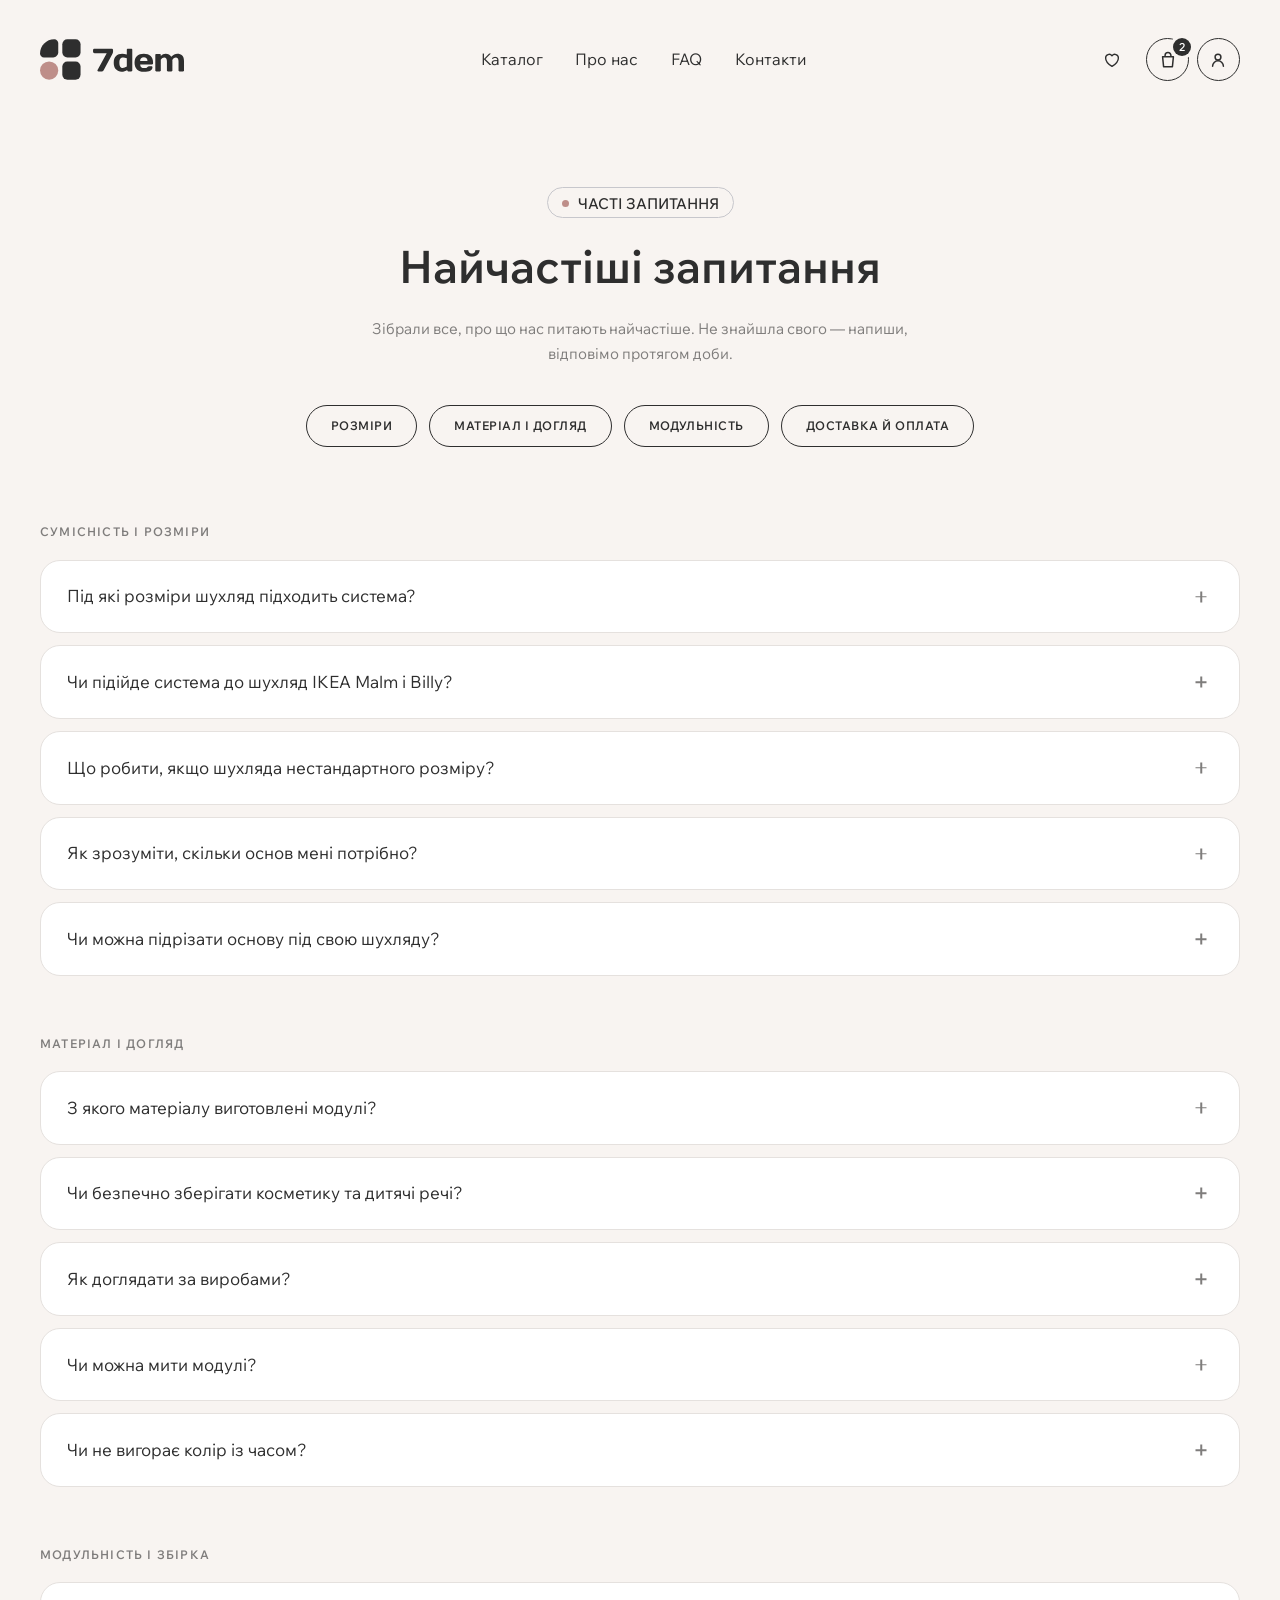
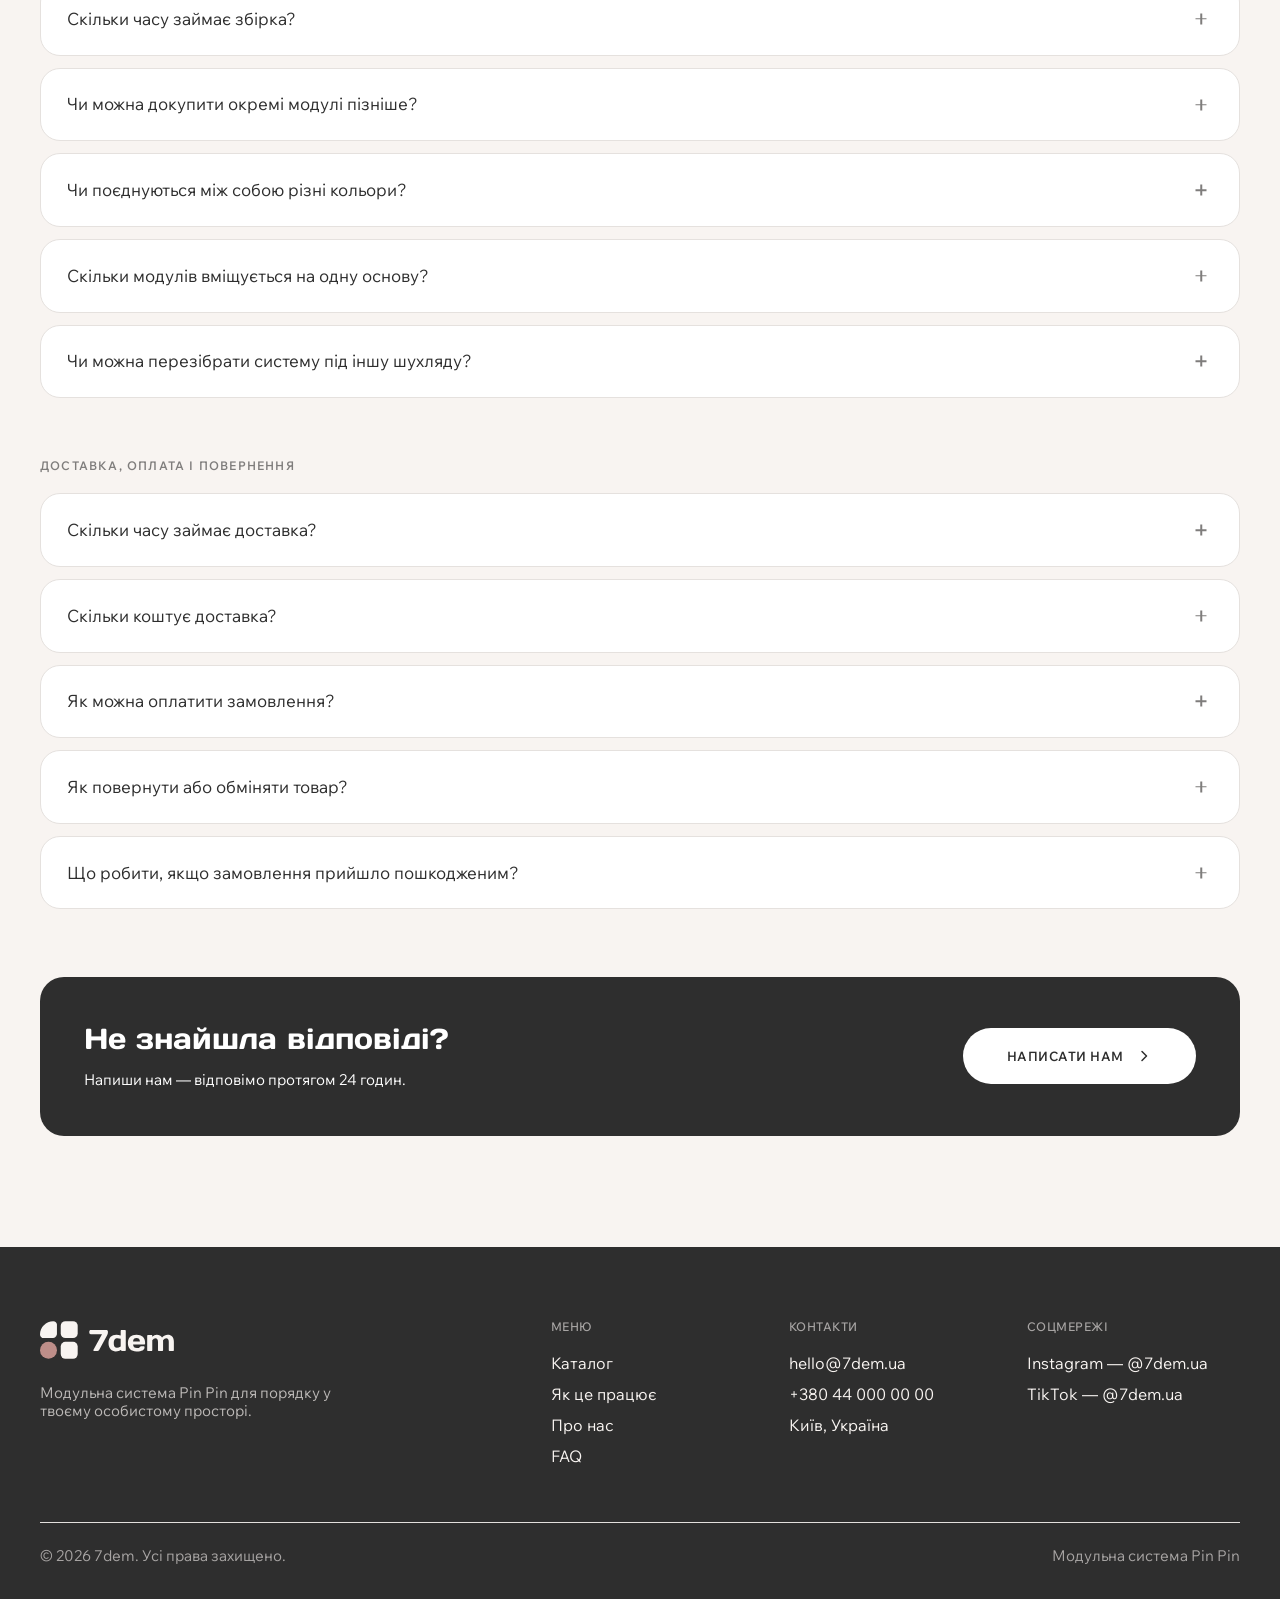
<file: faq.html>
<!doctype html>
<html lang="uk">
	<head>
		<meta charset="UTF-8">
		<meta name="viewport" content="width=device-width, initial-scale=1.0">
		<link rel="shortcut icon" href="./assets/img/favicon.ico">
		<meta name="description" content="Відповіді на часті запитання про модульну систему Pin Pin: розміри, матеріал і догляд, збірка, доставка й оплата.">
		<!--
Страхувальна сітка для появи секцій (@components/effects/reveal): без JS
ніхто не зніме початковий opacity: 0 з [data-fls-reveal*].
-->
		<noscript>
			<style>
				[data-fls-reveal],
			[data-fls-reveal-group] > * { opacity: 1 !important; transform: none !important; }
			</style>
		</noscript>
		<title>Часті запитання — 7dem</title>
		<script type="module" crossorigin="" src="./js/faq.min.js?v=1790749768247"></script>
		<link rel="modulepreload" crossorigin="" href="./js/common.min.js?v=1790749768247">
		<link rel="modulepreload" crossorigin="" href="./js/main.min.js?v=1790749768247">
		<link rel="modulepreload" crossorigin="" href="./js/spollers.min.js?v=1790749768247">
		<link rel="stylesheet" crossorigin="" href="./css/common.min.css?v=1790749768247">
		<link rel="stylesheet" crossorigin="" href="./css/main.min.css?v=1790749768247">
		<link rel="stylesheet" crossorigin="" href="./css/spollers.min.css?v=1790749768247">
		<link rel="stylesheet" crossorigin="" href="./css/faq.min.css?v=1790749768247">
	</head>
	<body>
		<div class="wrapper">
			<!--
Порт: src/shopify/relax-theme/sections/header.liquid (header_style relax), стилі — frontend/styles/header-relax.scss.
2026-09-29 ваніль оновлено за редизайном (Homepage.png): логотип @img/logo.svg, меню з 4 пунктів,
праворуч три іконки замість кнопок «Кошик»/«log in». 2026-09-29 порт синхронізовано з ваніллю.
-->
			<header data-fls-header="" data-fls-header-scroll="" class="header">
				<div class="header__container">
					<div class="header__content">
						<!--
Логотип — вміст @img/logo.svg інлайном (іконка + напис «7dem»): темні частини
fill: currentColor (ховер і білий варіант у підвалі), кружечок — розовий класом
-->
						<a href="index.html" class="header__logo" aria-label="7dem">
							<svg class="header__logo-img" viewbox="0 0 105 29" fill="none" xmlns="http://www.w3.org/2000/svg" aria-hidden="true">
								<path d="M0 10.2426C0 4.64098 4.541 0.0999756 10.1426 0.0999756C11.6986 0.0999756 12.96 1.36136 12.96 2.91737V9.45997C12.96 11.4482 11.3482 13.06 9.36 13.06H2.81739C1.26139 13.06 0 11.7986 0 10.2426Z" fill="currentColor"></path>
								<rect x="15.8401" y="0.0999756" width="12.96" height="12.96" rx="3.6" fill="currentColor"></rect>
								<circle class="header__logo-dot" cx="6.48" cy="22.4199" r="6.48"></circle>
								<rect x="15.8401" y="15.9399" width="12.96" height="12.96" rx="3.6" fill="currentColor"></rect>
								<path d="M37.6649 8.99375V7.93625C37.6649 7.64375 37.7737 7.3925 37.9912 7.1825C38.2087 6.9725 38.4637 6.8675 38.7562 6.8675H50.8049C51.0974 6.8675 51.3487 6.9725 51.5587 7.1825C51.7762 7.3925 51.8849 7.64375 51.8849 7.93625V8.97125C51.8849 9.48875 51.6562 10.1712 51.1987 11.0187L45.2924 21.9425C44.9099 22.6475 44.4187 23 43.8187 23H41.5124C41.2124 23 40.9987 22.9025 40.8712 22.7075C40.7512 22.505 40.7512 22.2875 40.8712 22.055L47.3737 10.0512H38.7562C38.4487 10.0512 38.1899 9.95 37.9799 9.7475C37.7699 9.5375 37.6649 9.28625 37.6649 8.99375ZM57.8704 23.225C56.3029 23.225 54.9904 22.6737 53.9329 21.5712C52.8829 20.4687 52.3579 18.89 52.3579 16.835C52.3579 14.7725 52.9016 13.1937 53.9891 12.0987C55.0841 10.9962 56.5541 10.445 58.3991 10.445C59.3516 10.445 60.4354 10.6362 61.6504 11.0187V7.565C61.6504 7.3625 61.7141 7.1975 61.8416 7.07C61.9766 6.935 62.1416 6.8675 62.3366 6.8675H64.8454C65.0479 6.8675 65.2129 6.935 65.3404 7.07C65.4754 7.1975 65.5429 7.3625 65.5429 7.565V22.3137C65.5429 22.5087 65.4754 22.6737 65.3404 22.8087C65.2129 22.9362 65.0479 23 64.8454 23H62.6854C62.4829 23 62.3179 22.9362 62.1904 22.8087C62.0629 22.6737 61.9991 22.5087 61.9991 22.3137V21.965C60.8141 22.805 59.4379 23.225 57.8704 23.225ZM59.2091 13.1675C58.1741 13.1675 57.4429 13.46 57.0154 14.045C56.5879 14.6225 56.3741 15.5525 56.3741 16.835C56.3741 18.1175 56.5766 19.0512 56.9816 19.6362C57.3866 20.2212 57.9941 20.5137 58.8041 20.5137C59.6216 20.5137 60.5704 20.1762 61.6504 19.5012V13.6175C60.6829 13.3175 59.8691 13.1675 59.2091 13.1675ZM68.8846 21.5825C67.7296 20.4875 67.1521 18.9125 67.1521 16.8575C67.1521 14.795 67.7333 13.2125 68.8958 12.11C70.0583 11 71.6708 10.445 73.7333 10.445C75.7958 10.445 77.4046 10.985 78.5596 12.065C79.7146 13.1375 80.2921 14.6787 80.2921 16.6887V17.33C80.2921 17.5325 80.2246 17.7012 80.0896 17.8362C79.9621 17.9637 79.7971 18.0275 79.5946 18.0275H71.1233C71.1983 18.95 71.4608 19.6212 71.9108 20.0412C72.3683 20.4612 73.0958 20.6712 74.0933 20.6712C75.0908 20.6712 75.7733 20.4462 76.1408 19.9962C76.5083 19.5462 76.9621 19.3175 77.5021 19.31H79.1783C79.3808 19.31 79.5458 19.3775 79.6733 19.5125C79.8083 19.64 79.8758 19.805 79.8758 20.0075C79.8758 22.16 77.8246 23.2325 73.7221 23.225C71.6521 23.225 70.0396 22.6775 68.8846 21.5825ZM71.1008 15.6537H76.3321C76.2571 13.8837 75.3871 12.9987 73.7221 12.9987C72.0646 12.9987 71.1908 13.8837 71.1008 15.6537ZM81.9013 22.3137V11.3675C81.9013 11.165 81.965 11 82.0925 10.8725C82.2275 10.7375 82.3925 10.67 82.5875 10.67H85.1075C85.31 10.67 85.475 10.7375 85.6025 10.8725C85.73 11 85.7938 11.165 85.7938 11.3675V12.0762C86.3338 11.5512 86.8625 11.15 87.38 10.8725C87.905 10.5875 88.535 10.445 89.27 10.445C91.0175 10.445 92.3413 11.165 93.2413 12.605C94.6363 11.1575 96.065 10.4375 97.5275 10.445C98.9975 10.445 100.156 10.8875 101.004 11.7725C101.859 12.65 102.286 14.0112 102.286 15.8562V22.3137C102.286 22.5162 102.223 22.6812 102.095 22.8087C101.968 22.9362 101.803 23 101.6 23H99.0913C98.8888 23 98.72 22.9362 98.585 22.8087C98.4575 22.6737 98.3938 22.5087 98.3938 22.3137V15.8562C98.3938 14.0562 97.7413 13.16 96.4363 13.1675C95.6413 13.1675 94.82 13.7412 93.9725 14.8887C94.0175 15.2112 94.04 15.5337 94.04 15.8562V22.3137C94.04 22.5162 93.9725 22.6812 93.8375 22.8087C93.71 22.9362 93.5488 23 93.3538 23H90.845C90.6425 23 90.4738 22.9362 90.3388 22.8087C90.2113 22.6737 90.1475 22.5087 90.1475 22.3137V15.8562C90.1475 14.0562 89.495 13.16 88.19 13.1675C87.3575 13.1675 86.5588 13.7037 85.7938 14.7762V22.3137C85.7938 22.5162 85.7263 22.6812 85.5913 22.8087C85.4638 22.9362 85.3025 23 85.1075 23H82.5875C82.385 23 82.22 22.9362 82.0925 22.8087C81.965 22.6812 81.9013 22.5162 81.9013 22.3137Z" fill="currentColor"></path>
							</svg>
						</a>
						<div class="header__menu menu">
							<nav class="menu__body">
								<ul class="menu__list">
									<!-- 2026-09-29 редизайн: «Як це працює» і «Доставка» з шапки прибрано (лишились у підвалі) -->
									<li class="menu__item">
										<a href="cataloge.html" class="menu__link">Каталог</a>
									</li>
									<li class="menu__item">
										<a href="about.html" class="menu__link">Про нас</a>
									</li>
									<li class="menu__item">
										<a href="faq.html" class="menu__link">FAQ</a>
									</li>
									<li class="menu__item">
										<a href="#" class="menu__link">Контакти</a>
									</li>
								</ul>
								<div class="menu__actions-mob"></div>
							</nav>
						</div>
						<!--
<fetch url="@components/layout/menu/menu.json">
<each loop='item in response'>
</each>
</fetch>
-->
						<div class="header__actions">
							<!--
«Збережене»: лічильник оновлює layout/bookmarks (localStorage),
атрибут data-fls-bookmarks-count і підвантажує цей модуль на кожній сторінці
-->
							<a href="saved.html" class="header__saved" aria-label="Збережене">
								<svg viewbox="0 0 24 24" fill="none" aria-hidden="true">
									<path d="M12 20.5S3.5 15.4 3.5 9.2A4.7 4.7 0 0 1 12 6.4a4.7 4.7 0 0 1 8.5 2.8c0 6.2-8.5 11.3-8.5 11.3Z" stroke="currentColor" stroke-width="1.8" stroke-linejoin="round"></path>
								</svg>
								<span class="header__count header__count--saved" data-fls-bookmarks-count="" hidden>0</span>
							</a>
							<!--
Кошик: у ванілі — посилання на сторінку кошика (custom/cartlist), лічильник статичний
(як у макеті); у темі кошик відкриває вендорський cart-drawer, число — cart.item_count
-->
							<a href="cart.html" class="header__circle" aria-label="Кошик">
								<svg viewbox="0 0 24 24" fill="none" aria-hidden="true">
									<path d="M8.5 8V6.5a3.5 3.5 0 0 1 7 0V8M5.5 8h13l-1.2 12h-10.6L5.5 8Z" stroke="currentColor" stroke-width="1.8" stroke-linecap="round" stroke-linejoin="round"></path>
								</svg>
								<span class="header__count">2</span>
							</a>
							<!--
Кабінет: веде на ванільну сторінку входу (custom/authform). locals user (лише ваніль,
сторінки кабінету) — «увійшла» клієнтка: посилання одразу в кабінет. Лише через typeof:
голий плейсхолдер незаданого local у strictMode posthtml-expressions валить збірку
-->
							<a href="login.html" class="header__circle" aria-label="Увійти">
								<svg viewbox="0 0 24 24" fill="none" aria-hidden="true">
									<circle cx="12" cy="8.5" r="3.5" stroke="currentColor" stroke-width="1.8"></circle>
									<path d="M5.5 19.5a6.5 6.5 0 0 1 13 0" stroke="currentColor" stroke-width="1.8" stroke-linecap="round"></path>
								</svg>
							</a>
							<button type="button" data-fls-menu="" class="menu__icon icon-menu" aria-label="Меню">
								<span></span>
							</button>
						</div>
					</div>
				</div>
			</header>
			<main class="page">
				<div data-fls-faq="" class="faq">
					<!--
Сторінка FAQ: пілюля + заголовок + чипи-якорі на теми, далі списки питань по темах.
Макет — PNG від дизайнерки (Figma-вузла немає): docs/design/refs/FAQ — Desktop (design).png. Мобільного макета немає.
Рядок питання — той самий патерн, що faqpin--catalog (білий рядок, радіус 20, темний «+»), але у своєму блоці:
тут кілька груп і якірні чипи. Акордеон — layout/spollers (як у faqpin), плавний скрол чипів — effects/scrollto.
Відповіді про доставку/оплату — з макетів кошика й кабінету, решта — текст-заглушка до відповідей від клієнта.
Порт: src/shopify/relax-theme/sections/faqgroups.liquid (2026-09-28 порт синхронізовано з ваніллю), шаблон page.faq:
тема й питання — плоский список блоків group / question; стилі й JS тема бере з цих же faqgroups.scss / .js.
-->
					<!-- reveal-load лише на шапці: на корені він перемкнув би на «завантаження» й групи нижче першого екрана -->
					<section data-fls-faqgroups="" class="faqgroups">
						<div class="faqgroups__container">
							<div class="faqgroups__head" data-fls-reveal-group="" data-fls-reveal-load="">
								<span class="faqgroups__kicker">
									<span class="faqgroups__kicker-dot" aria-hidden="true"></span>
									Часті запитання
								</span>
								<h1 class="faqgroups__title">Найчастіші запитання</h1>
								<p class="faqgroups__lead">
									Зібрали все, про що нас питають найчастіше. Не знайшла свого — напиши, відповімо
				протягом доби.
								</p>
								<nav class="faqgroups__chips" aria-label="Теми запитань">
									<a class="faqgroups__chip" href="#faq-sizes" data-fls-scrollto="#faq-sizes">Розміри</a>
									<a class="faqgroups__chip" href="#faq-care" data-fls-scrollto="#faq-care">Матеріал і догляд</a>
									<a class="faqgroups__chip" href="#faq-modules" data-fls-scrollto="#faq-modules">Модульність</a>
									<a class="faqgroups__chip" href="#faq-delivery" data-fls-scrollto="#faq-delivery">Доставка й оплата</a>
								</nav>
							</div>
							<div class="faqgroups__group" id="faq-sizes" data-fls-reveal-group="" data-fls-watcher="" data-fls-watcher-once="">
								<h2 class="faqgroups__group-title">Сумісність і розміри</h2>
								<!-- data-fls-spollers-one — у межах групи відкрите одне питання -->
								<div class="faqgroups__list" data-fls-spollers="" data-fls-spollers-one="">
									<details class="faqgroups__item">
										<summary class="faqgroups__question">
											Під які розміри шухляд підходить система?
											<span class="faqgroups__icon" aria-hidden="true"></span>
										</summary>
										<div class="faqgroups__answer">
											<p>
												Це приклад тексту для заповнення макета. Він допомагає оцінити вигляд шрифту, довжину рядків, відступи та загальну композицію сторінки.
											</p>
										</div>
									</details>
									<details class="faqgroups__item">
										<summary class="faqgroups__question">
											Чи підійде система до шухляд IKEA Malm і Billy?
											<span class="faqgroups__icon" aria-hidden="true"></span>
										</summary>
										<div class="faqgroups__answer">
											<p>
												Це приклад тексту для заповнення макета. Він допомагає оцінити вигляд шрифту, довжину рядків, відступи та загальну композицію сторінки.
											</p>
										</div>
									</details>
									<details class="faqgroups__item">
										<summary class="faqgroups__question">
											Що робити, якщо шухляда нестандартного розміру?
											<span class="faqgroups__icon" aria-hidden="true"></span>
										</summary>
										<div class="faqgroups__answer">
											<p>
												Це приклад тексту для заповнення макета. Він допомагає оцінити вигляд шрифту, довжину рядків, відступи та загальну композицію сторінки.
											</p>
										</div>
									</details>
									<details class="faqgroups__item">
										<summary class="faqgroups__question">
											Як зрозуміти, скільки основ мені потрібно?
											<span class="faqgroups__icon" aria-hidden="true"></span>
										</summary>
										<div class="faqgroups__answer">
											<p>
												Це приклад тексту для заповнення макета. Він допомагає оцінити вигляд шрифту, довжину рядків, відступи та загальну композицію сторінки.
											</p>
										</div>
									</details>
									<details class="faqgroups__item">
										<summary class="faqgroups__question">
											Чи можна підрізати основу під свою шухляду?
											<span class="faqgroups__icon" aria-hidden="true"></span>
										</summary>
										<div class="faqgroups__answer">
											<p>
												Це приклад тексту для заповнення макета. Він допомагає оцінити вигляд шрифту, довжину рядків, відступи та загальну композицію сторінки.
											</p>
										</div>
									</details>
								</div>
							</div>
							<div class="faqgroups__group" id="faq-care" data-fls-reveal-group="" data-fls-watcher="" data-fls-watcher-once="">
								<h2 class="faqgroups__group-title">Матеріал і догляд</h2>
								<!-- data-fls-spollers-one — у межах групи відкрите одне питання -->
								<div class="faqgroups__list" data-fls-spollers="" data-fls-spollers-one="">
									<details class="faqgroups__item">
										<summary class="faqgroups__question">
											З якого матеріалу виготовлені модулі?
											<span class="faqgroups__icon" aria-hidden="true"></span>
										</summary>
										<div class="faqgroups__answer">
											<p>
												Це приклад тексту для заповнення макета. Він допомагає оцінити вигляд шрифту, довжину рядків, відступи та загальну композицію сторінки.
											</p>
										</div>
									</details>
									<details class="faqgroups__item">
										<summary class="faqgroups__question">
											Чи безпечно зберігати косметику та дитячі речі?
											<span class="faqgroups__icon" aria-hidden="true"></span>
										</summary>
										<div class="faqgroups__answer">
											<p>
												Це приклад тексту для заповнення макета. Він допомагає оцінити вигляд шрифту, довжину рядків, відступи та загальну композицію сторінки.
											</p>
										</div>
									</details>
									<details class="faqgroups__item">
										<summary class="faqgroups__question">
											Як доглядати за виробами?
											<span class="faqgroups__icon" aria-hidden="true"></span>
										</summary>
										<div class="faqgroups__answer">
											<p>
												Це приклад тексту для заповнення макета. Він допомагає оцінити вигляд шрифту, довжину рядків, відступи та загальну композицію сторінки.
											</p>
										</div>
									</details>
									<details class="faqgroups__item">
										<summary class="faqgroups__question">
											Чи можна мити модулі?
											<span class="faqgroups__icon" aria-hidden="true"></span>
										</summary>
										<div class="faqgroups__answer">
											<p>
												Це приклад тексту для заповнення макета. Він допомагає оцінити вигляд шрифту, довжину рядків, відступи та загальну композицію сторінки.
											</p>
										</div>
									</details>
									<details class="faqgroups__item">
										<summary class="faqgroups__question">
											Чи не вигорає колір із часом?
											<span class="faqgroups__icon" aria-hidden="true"></span>
										</summary>
										<div class="faqgroups__answer">
											<p>
												Це приклад тексту для заповнення макета. Він допомагає оцінити вигляд шрифту, довжину рядків, відступи та загальну композицію сторінки.
											</p>
										</div>
									</details>
								</div>
							</div>
							<div class="faqgroups__group" id="faq-modules" data-fls-reveal-group="" data-fls-watcher="" data-fls-watcher-once="">
								<h2 class="faqgroups__group-title">Модульність і збірка</h2>
								<!-- data-fls-spollers-one — у межах групи відкрите одне питання -->
								<div class="faqgroups__list" data-fls-spollers="" data-fls-spollers-one="">
									<details class="faqgroups__item">
										<summary class="faqgroups__question">
											Скільки часу займає збірка?
											<span class="faqgroups__icon" aria-hidden="true"></span>
										</summary>
										<div class="faqgroups__answer">
											<p>
												Це приклад тексту для заповнення макета. Він допомагає оцінити вигляд шрифту, довжину рядків, відступи та загальну композицію сторінки.
											</p>
										</div>
									</details>
									<details class="faqgroups__item">
										<summary class="faqgroups__question">
											Чи можна докупити окремі модулі пізніше?
											<span class="faqgroups__icon" aria-hidden="true"></span>
										</summary>
										<div class="faqgroups__answer">
											<p>
												Це приклад тексту для заповнення макета. Він допомагає оцінити вигляд шрифту, довжину рядків, відступи та загальну композицію сторінки.
											</p>
										</div>
									</details>
									<details class="faqgroups__item">
										<summary class="faqgroups__question">
											Чи поєднуються між собою різні кольори?
											<span class="faqgroups__icon" aria-hidden="true"></span>
										</summary>
										<div class="faqgroups__answer">
											<p>
												Це приклад тексту для заповнення макета. Він допомагає оцінити вигляд шрифту, довжину рядків, відступи та загальну композицію сторінки.
											</p>
										</div>
									</details>
									<details class="faqgroups__item">
										<summary class="faqgroups__question">
											Скільки модулів вміщується на одну основу?
											<span class="faqgroups__icon" aria-hidden="true"></span>
										</summary>
										<div class="faqgroups__answer">
											<p>
												Це приклад тексту для заповнення макета. Він допомагає оцінити вигляд шрифту, довжину рядків, відступи та загальну композицію сторінки.
											</p>
										</div>
									</details>
									<details class="faqgroups__item">
										<summary class="faqgroups__question">
											Чи можна перезібрати систему під іншу шухляду?
											<span class="faqgroups__icon" aria-hidden="true"></span>
										</summary>
										<div class="faqgroups__answer">
											<p>
												Це приклад тексту для заповнення макета. Він допомагає оцінити вигляд шрифту, довжину рядків, відступи та загальну композицію сторінки.
											</p>
										</div>
									</details>
								</div>
							</div>
							<div class="faqgroups__group" id="faq-delivery" data-fls-reveal-group="" data-fls-watcher="" data-fls-watcher-once="">
								<h2 class="faqgroups__group-title">Доставка, оплата і повернення</h2>
								<!-- data-fls-spollers-one — у межах групи відкрите одне питання -->
								<div class="faqgroups__list" data-fls-spollers="" data-fls-spollers-one="">
									<details class="faqgroups__item">
										<summary class="faqgroups__question">
											Скільки часу займає доставка?
											<span class="faqgroups__icon" aria-hidden="true"></span>
										</summary>
										<div class="faqgroups__answer">
											<p>
												Ми відправляємо замовлення з понеділка по п’ятницю протягом 3–4 робочих днів, якщо товар у наявності. Далі — стандартний термін Нової Пошти.
											</p>
										</div>
									</details>
									<details class="faqgroups__item">
										<summary class="faqgroups__question">
											Скільки коштує доставка?
											<span class="faqgroups__icon" aria-hidden="true"></span>
										</summary>
										<div class="faqgroups__answer">
											<p>
												Вартість доставки розраховується за тарифами Нової Пошти — у відділення, поштомат або кур’єром на адресу.
											</p>
										</div>
									</details>
									<details class="faqgroups__item">
										<summary class="faqgroups__question">
											Як можна оплатити замовлення?
											<span class="faqgroups__icon" aria-hidden="true"></span>
										</summary>
										<div class="faqgroups__answer">
											<p>Карткою Visa або Mastercard під час оформлення замовлення.</p>
										</div>
									</details>
									<details class="faqgroups__item">
										<summary class="faqgroups__question">
											Як повернути або обміняти товар?
											<span class="faqgroups__icon" aria-hidden="true"></span>
										</summary>
										<div class="faqgroups__answer">
											<p>
												Це приклад тексту для заповнення макета. Він допомагає оцінити вигляд шрифту, довжину рядків, відступи та загальну композицію сторінки.
											</p>
										</div>
									</details>
									<details class="faqgroups__item">
										<summary class="faqgroups__question">
											Що робити, якщо замовлення прийшло пошкодженим?
											<span class="faqgroups__icon" aria-hidden="true"></span>
										</summary>
										<div class="faqgroups__answer">
											<p>
												Це приклад тексту для заповнення макета. Він допомагає оцінити вигляд шрифту, довжину рядків, відступи та загальну композицію сторінки.
											</p>
										</div>
									</details>
								</div>
							</div>
						</div>
					</section>
					<!--
Темний банер «Не знайшла відповіді?» з кнопкою «Написати нам».
Макет — docs/design/refs/FAQ — Desktop (design).png (низ сторінки), Figma-вузла немає.
Окремим компонентом, бо «Написати нам» є й у попапі деталей замовлення — банер можна ставити на інші сторінки.
Кнопка поки веде на пошту (сторінки «Контакти» ще немає).
Порт: src/shopify/relax-theme/sections/contactcta.liquid (2026-09-28 порт синхронізовано з ваніллю); стилі тема
бере з цього ж contactcta.scss (імпорт contactcta.js у theme.js).
-->
					<section data-fls-contactcta="" class="contactcta">
						<div class="contactcta__container">
							<div class="contactcta__box" data-fls-reveal="" data-fls-watcher="" data-fls-watcher-once="">
								<div class="contactcta__text">
									<h2 class="contactcta__title">Не знайшла відповіді?</h2>
									<p class="contactcta__lead">Напиши нам — відповімо протягом 24 годин.</p>
								</div>
								<a class="contactcta__button" href="mailto:hello@7dem.ua">
									Написати нам
									<svg viewbox="0 0 16 16" fill="none" aria-hidden="true">
										<path d="M6 3.5L10.5 8L6 12.5" stroke="currentColor" stroke-width="1.5" stroke-linecap="round" stroke-linejoin="round"></path>
									</svg>
								</a>
							</div>
						</div>
					</section>
				</div>
			</main>
			<!--
Порт: src/shopify/relax-theme/sections/footer-relax.liquid (2026-09-15, 1:1 з ваніллю).
2026-09-29 ваніль оновлено за редизайном (логотип з іконкою, контент по контейнеру 1200), 2026-09-29 порт синхронізовано з ваніллю.
-->
			<footer data-fls-footer="" class="footer">
				<div class="footer__container">
					<div class="footer__top">
						<div class="footer__brand">
							<!-- Логотип — той самий @img/logo.svg, що в шапці: темне тут currentColor = bone, кружечок розовий -->
							<a href="index.html" class="footer__logo" aria-label="7dem">
								<svg class="footer__logo-img" viewbox="0 0 105 29" fill="none" xmlns="http://www.w3.org/2000/svg" aria-hidden="true">
									<path d="M0 10.2426C0 4.64098 4.541 0.0999756 10.1426 0.0999756C11.6986 0.0999756 12.96 1.36136 12.96 2.91737V9.45997C12.96 11.4482 11.3482 13.06 9.36 13.06H2.81739C1.26139 13.06 0 11.7986 0 10.2426Z" fill="currentColor"></path>
									<rect x="15.8401" y="0.0999756" width="12.96" height="12.96" rx="3.6" fill="currentColor"></rect>
									<circle class="footer__logo-dot" cx="6.48" cy="22.4199" r="6.48"></circle>
									<rect x="15.8401" y="15.9399" width="12.96" height="12.96" rx="3.6" fill="currentColor"></rect>
									<path d="M37.6649 8.99375V7.93625C37.6649 7.64375 37.7737 7.3925 37.9912 7.1825C38.2087 6.9725 38.4637 6.8675 38.7562 6.8675H50.8049C51.0974 6.8675 51.3487 6.9725 51.5587 7.1825C51.7762 7.3925 51.8849 7.64375 51.8849 7.93625V8.97125C51.8849 9.48875 51.6562 10.1712 51.1987 11.0187L45.2924 21.9425C44.9099 22.6475 44.4187 23 43.8187 23H41.5124C41.2124 23 40.9987 22.9025 40.8712 22.7075C40.7512 22.505 40.7512 22.2875 40.8712 22.055L47.3737 10.0512H38.7562C38.4487 10.0512 38.1899 9.95 37.9799 9.7475C37.7699 9.5375 37.6649 9.28625 37.6649 8.99375ZM57.8704 23.225C56.3029 23.225 54.9904 22.6737 53.9329 21.5712C52.8829 20.4687 52.3579 18.89 52.3579 16.835C52.3579 14.7725 52.9016 13.1937 53.9891 12.0987C55.0841 10.9962 56.5541 10.445 58.3991 10.445C59.3516 10.445 60.4354 10.6362 61.6504 11.0187V7.565C61.6504 7.3625 61.7141 7.1975 61.8416 7.07C61.9766 6.935 62.1416 6.8675 62.3366 6.8675H64.8454C65.0479 6.8675 65.2129 6.935 65.3404 7.07C65.4754 7.1975 65.5429 7.3625 65.5429 7.565V22.3137C65.5429 22.5087 65.4754 22.6737 65.3404 22.8087C65.2129 22.9362 65.0479 23 64.8454 23H62.6854C62.4829 23 62.3179 22.9362 62.1904 22.8087C62.0629 22.6737 61.9991 22.5087 61.9991 22.3137V21.965C60.8141 22.805 59.4379 23.225 57.8704 23.225ZM59.2091 13.1675C58.1741 13.1675 57.4429 13.46 57.0154 14.045C56.5879 14.6225 56.3741 15.5525 56.3741 16.835C56.3741 18.1175 56.5766 19.0512 56.9816 19.6362C57.3866 20.2212 57.9941 20.5137 58.8041 20.5137C59.6216 20.5137 60.5704 20.1762 61.6504 19.5012V13.6175C60.6829 13.3175 59.8691 13.1675 59.2091 13.1675ZM68.8846 21.5825C67.7296 20.4875 67.1521 18.9125 67.1521 16.8575C67.1521 14.795 67.7333 13.2125 68.8958 12.11C70.0583 11 71.6708 10.445 73.7333 10.445C75.7958 10.445 77.4046 10.985 78.5596 12.065C79.7146 13.1375 80.2921 14.6787 80.2921 16.6887V17.33C80.2921 17.5325 80.2246 17.7012 80.0896 17.8362C79.9621 17.9637 79.7971 18.0275 79.5946 18.0275H71.1233C71.1983 18.95 71.4608 19.6212 71.9108 20.0412C72.3683 20.4612 73.0958 20.6712 74.0933 20.6712C75.0908 20.6712 75.7733 20.4462 76.1408 19.9962C76.5083 19.5462 76.9621 19.3175 77.5021 19.31H79.1783C79.3808 19.31 79.5458 19.3775 79.6733 19.5125C79.8083 19.64 79.8758 19.805 79.8758 20.0075C79.8758 22.16 77.8246 23.2325 73.7221 23.225C71.6521 23.225 70.0396 22.6775 68.8846 21.5825ZM71.1008 15.6537H76.3321C76.2571 13.8837 75.3871 12.9987 73.7221 12.9987C72.0646 12.9987 71.1908 13.8837 71.1008 15.6537ZM81.9013 22.3137V11.3675C81.9013 11.165 81.965 11 82.0925 10.8725C82.2275 10.7375 82.3925 10.67 82.5875 10.67H85.1075C85.31 10.67 85.475 10.7375 85.6025 10.8725C85.73 11 85.7938 11.165 85.7938 11.3675V12.0762C86.3338 11.5512 86.8625 11.15 87.38 10.8725C87.905 10.5875 88.535 10.445 89.27 10.445C91.0175 10.445 92.3413 11.165 93.2413 12.605C94.6363 11.1575 96.065 10.4375 97.5275 10.445C98.9975 10.445 100.156 10.8875 101.004 11.7725C101.859 12.65 102.286 14.0112 102.286 15.8562V22.3137C102.286 22.5162 102.223 22.6812 102.095 22.8087C101.968 22.9362 101.803 23 101.6 23H99.0913C98.8888 23 98.72 22.9362 98.585 22.8087C98.4575 22.6737 98.3938 22.5087 98.3938 22.3137V15.8562C98.3938 14.0562 97.7413 13.16 96.4363 13.1675C95.6413 13.1675 94.82 13.7412 93.9725 14.8887C94.0175 15.2112 94.04 15.5337 94.04 15.8562V22.3137C94.04 22.5162 93.9725 22.6812 93.8375 22.8087C93.71 22.9362 93.5488 23 93.3538 23H90.845C90.6425 23 90.4738 22.9362 90.3388 22.8087C90.2113 22.6737 90.1475 22.5087 90.1475 22.3137V15.8562C90.1475 14.0562 89.495 13.16 88.19 13.1675C87.3575 13.1675 86.5588 13.7037 85.7938 14.7762V22.3137C85.7938 22.5162 85.7263 22.6812 85.5913 22.8087C85.4638 22.9362 85.3025 23 85.1075 23H82.5875C82.385 23 82.22 22.9362 82.0925 22.8087C81.965 22.6812 81.9013 22.5162 81.9013 22.3137Z" fill="currentColor"></path>
								</svg>
							</a>
							<p class="footer__tagline">
								Модульна система Pin Pin для порядку у
								<br>
								твоєму особистому просторі.
							</p>
						</div>
						<div class="footer__col">
							<span class="footer__heading">Меню</span>
							<ul class="footer__list">
								<li>
									<a href="cataloge.html" class="footer__link">Каталог</a>
								</li>
								<li>
									<a href="#" class="footer__link">Як це працює</a>
								</li>
								<li>
									<a href="about.html" class="footer__link">Про нас</a>
								</li>
								<li>
									<a href="faq.html" class="footer__link">FAQ</a>
								</li>
							</ul>
						</div>
						<div class="footer__col">
							<span class="footer__heading">Контакти</span>
							<ul class="footer__list">
								<li>
									<a href="mailto:hello@7dem.ua" class="footer__link">hello@7dem.ua</a>
								</li>
								<li>
									<a href="tel:+380440000000" class="footer__link">+380 44 000 00 00</a>
								</li>
								<li>
									<span class="footer__link footer__link--static">Київ, Україна</span>
								</li>
							</ul>
						</div>
						<div class="footer__col">
							<span class="footer__heading">Соцмережі</span>
							<ul class="footer__list">
								<li>
									<a href="#" class="footer__link">Instagram — @7dem.ua</a>
								</li>
								<li>
									<a href="#" class="footer__link">TikTok — @7dem.ua</a>
								</li>
							</ul>
						</div>
					</div>
					<div class="footer__bottom">
						<span class="footer__copy">© 2026 7dem. Усі права захищено.</span>
						<span class="footer__note">Модульна система Pin Pin</span>
					</div>
				</div>
			</footer>
		</div>
	</body>
</html>
</file>
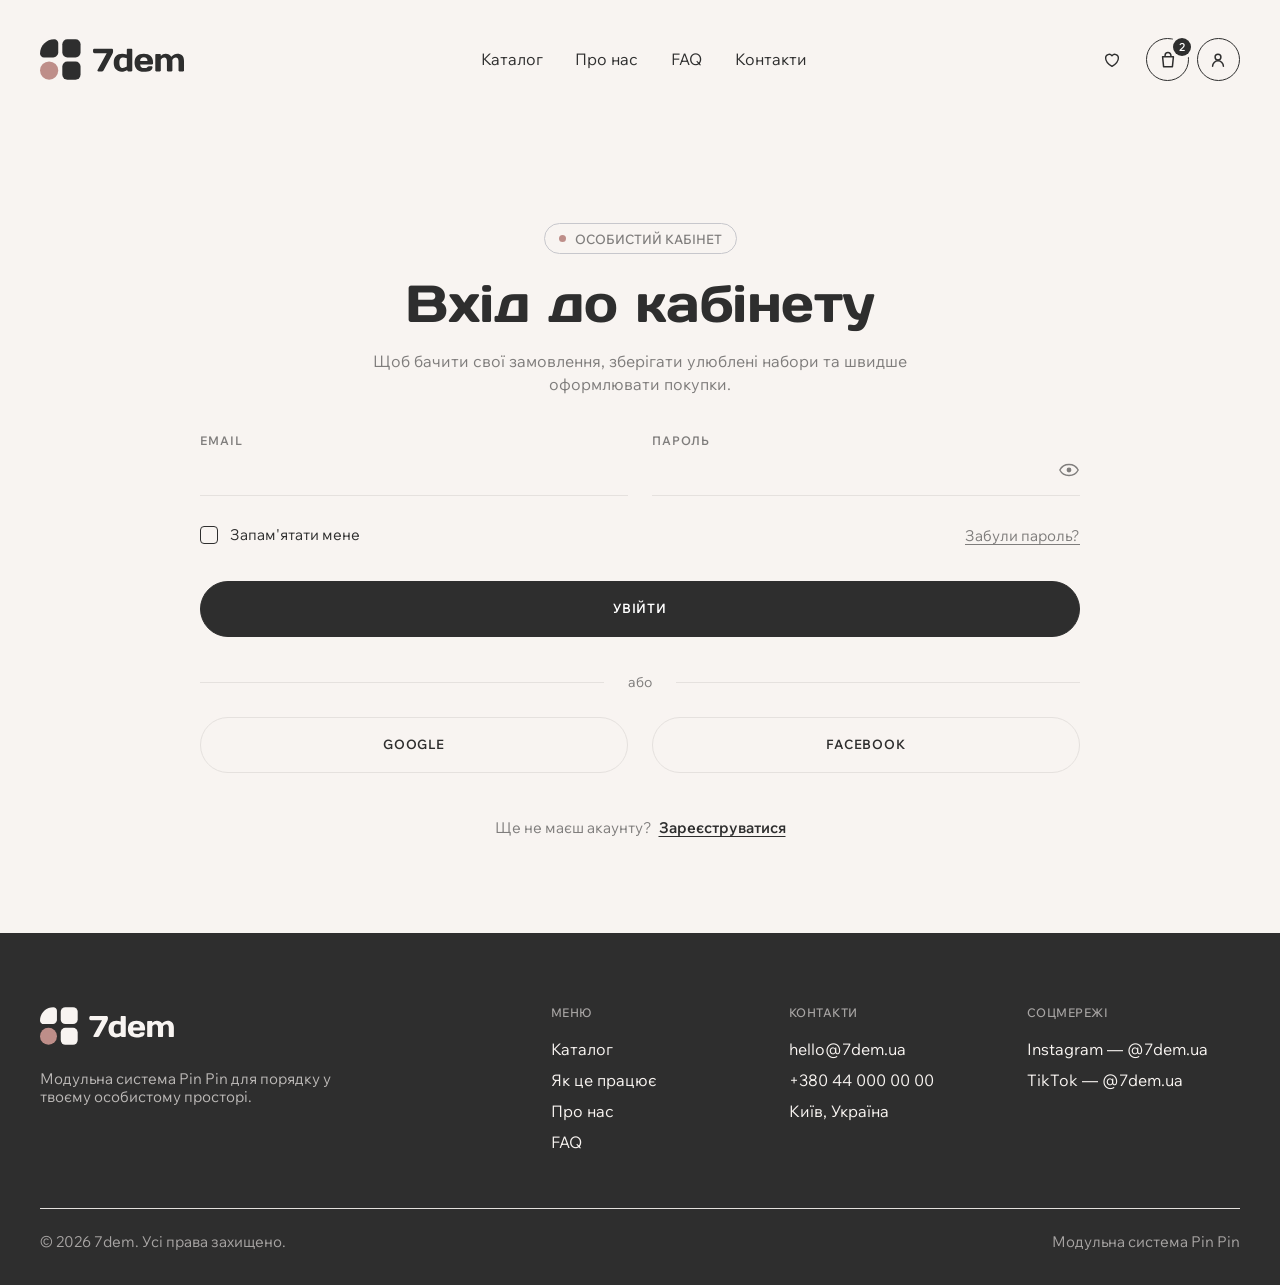
<file: login.html>
<!doctype html>
<html lang="uk">
	<head>
		<meta charset="UTF-8">
		<meta name="viewport" content="width=device-width, initial-scale=1.0">
		<link rel="shortcut icon" href="./assets/img/favicon.ico">
		<meta name="description" content="Вхід до особистого кабінету 7dem: замовлення, збережені набори та швидше оформлення покупок.">
		<!--
Страхувальна сітка для появи секцій (@components/effects/reveal): без JS
ніхто не зніме початковий opacity: 0 з [data-fls-reveal*].
-->
		<noscript>
			<style>
				[data-fls-reveal],
			[data-fls-reveal-group] > * { opacity: 1 !important; transform: none !important; }
			</style>
		</noscript>
		<title>Вхід — 7dem</title>
		<link rel="modulepreload" crossorigin href="./js/common.min.js?v=1790749768248">
		<script type="module" crossorigin="" src="./js/main.min.js?v=1790749768248"></script>
		<script type="module" crossorigin="" src="./js/authform.min.js?v=1790749768248"></script>
		<link rel="stylesheet" crossorigin="" href="./css/common.min.css?v=1790749768248">
		<link rel="stylesheet" crossorigin="" href="./css/main.min.css?v=1790749768248">
		<link rel="stylesheet" crossorigin="" href="./css/authform.min.css?v=1790749768248">
		<link rel="stylesheet" crossorigin="" href="./css/login.min.css?v=1790749768248">
	</head>
	<body>
		<div class="wrapper">
			<!--
Порт: src/shopify/relax-theme/sections/header.liquid (header_style relax), стилі — frontend/styles/header-relax.scss.
2026-09-29 ваніль оновлено за редизайном (Homepage.png): логотип @img/logo.svg, меню з 4 пунктів,
праворуч три іконки замість кнопок «Кошик»/«log in». 2026-09-29 порт синхронізовано з ваніллю.
-->
			<header data-fls-header="" data-fls-header-scroll="" class="header">
				<div class="header__container">
					<div class="header__content">
						<!--
Логотип — вміст @img/logo.svg інлайном (іконка + напис «7dem»): темні частини
fill: currentColor (ховер і білий варіант у підвалі), кружечок — розовий класом
-->
						<a href="index.html" class="header__logo" aria-label="7dem">
							<svg class="header__logo-img" viewbox="0 0 105 29" fill="none" xmlns="http://www.w3.org/2000/svg" aria-hidden="true">
								<path d="M0 10.2426C0 4.64098 4.541 0.0999756 10.1426 0.0999756C11.6986 0.0999756 12.96 1.36136 12.96 2.91737V9.45997C12.96 11.4482 11.3482 13.06 9.36 13.06H2.81739C1.26139 13.06 0 11.7986 0 10.2426Z" fill="currentColor"></path>
								<rect x="15.8401" y="0.0999756" width="12.96" height="12.96" rx="3.6" fill="currentColor"></rect>
								<circle class="header__logo-dot" cx="6.48" cy="22.4199" r="6.48"></circle>
								<rect x="15.8401" y="15.9399" width="12.96" height="12.96" rx="3.6" fill="currentColor"></rect>
								<path d="M37.6649 8.99375V7.93625C37.6649 7.64375 37.7737 7.3925 37.9912 7.1825C38.2087 6.9725 38.4637 6.8675 38.7562 6.8675H50.8049C51.0974 6.8675 51.3487 6.9725 51.5587 7.1825C51.7762 7.3925 51.8849 7.64375 51.8849 7.93625V8.97125C51.8849 9.48875 51.6562 10.1712 51.1987 11.0187L45.2924 21.9425C44.9099 22.6475 44.4187 23 43.8187 23H41.5124C41.2124 23 40.9987 22.9025 40.8712 22.7075C40.7512 22.505 40.7512 22.2875 40.8712 22.055L47.3737 10.0512H38.7562C38.4487 10.0512 38.1899 9.95 37.9799 9.7475C37.7699 9.5375 37.6649 9.28625 37.6649 8.99375ZM57.8704 23.225C56.3029 23.225 54.9904 22.6737 53.9329 21.5712C52.8829 20.4687 52.3579 18.89 52.3579 16.835C52.3579 14.7725 52.9016 13.1937 53.9891 12.0987C55.0841 10.9962 56.5541 10.445 58.3991 10.445C59.3516 10.445 60.4354 10.6362 61.6504 11.0187V7.565C61.6504 7.3625 61.7141 7.1975 61.8416 7.07C61.9766 6.935 62.1416 6.8675 62.3366 6.8675H64.8454C65.0479 6.8675 65.2129 6.935 65.3404 7.07C65.4754 7.1975 65.5429 7.3625 65.5429 7.565V22.3137C65.5429 22.5087 65.4754 22.6737 65.3404 22.8087C65.2129 22.9362 65.0479 23 64.8454 23H62.6854C62.4829 23 62.3179 22.9362 62.1904 22.8087C62.0629 22.6737 61.9991 22.5087 61.9991 22.3137V21.965C60.8141 22.805 59.4379 23.225 57.8704 23.225ZM59.2091 13.1675C58.1741 13.1675 57.4429 13.46 57.0154 14.045C56.5879 14.6225 56.3741 15.5525 56.3741 16.835C56.3741 18.1175 56.5766 19.0512 56.9816 19.6362C57.3866 20.2212 57.9941 20.5137 58.8041 20.5137C59.6216 20.5137 60.5704 20.1762 61.6504 19.5012V13.6175C60.6829 13.3175 59.8691 13.1675 59.2091 13.1675ZM68.8846 21.5825C67.7296 20.4875 67.1521 18.9125 67.1521 16.8575C67.1521 14.795 67.7333 13.2125 68.8958 12.11C70.0583 11 71.6708 10.445 73.7333 10.445C75.7958 10.445 77.4046 10.985 78.5596 12.065C79.7146 13.1375 80.2921 14.6787 80.2921 16.6887V17.33C80.2921 17.5325 80.2246 17.7012 80.0896 17.8362C79.9621 17.9637 79.7971 18.0275 79.5946 18.0275H71.1233C71.1983 18.95 71.4608 19.6212 71.9108 20.0412C72.3683 20.4612 73.0958 20.6712 74.0933 20.6712C75.0908 20.6712 75.7733 20.4462 76.1408 19.9962C76.5083 19.5462 76.9621 19.3175 77.5021 19.31H79.1783C79.3808 19.31 79.5458 19.3775 79.6733 19.5125C79.8083 19.64 79.8758 19.805 79.8758 20.0075C79.8758 22.16 77.8246 23.2325 73.7221 23.225C71.6521 23.225 70.0396 22.6775 68.8846 21.5825ZM71.1008 15.6537H76.3321C76.2571 13.8837 75.3871 12.9987 73.7221 12.9987C72.0646 12.9987 71.1908 13.8837 71.1008 15.6537ZM81.9013 22.3137V11.3675C81.9013 11.165 81.965 11 82.0925 10.8725C82.2275 10.7375 82.3925 10.67 82.5875 10.67H85.1075C85.31 10.67 85.475 10.7375 85.6025 10.8725C85.73 11 85.7938 11.165 85.7938 11.3675V12.0762C86.3338 11.5512 86.8625 11.15 87.38 10.8725C87.905 10.5875 88.535 10.445 89.27 10.445C91.0175 10.445 92.3413 11.165 93.2413 12.605C94.6363 11.1575 96.065 10.4375 97.5275 10.445C98.9975 10.445 100.156 10.8875 101.004 11.7725C101.859 12.65 102.286 14.0112 102.286 15.8562V22.3137C102.286 22.5162 102.223 22.6812 102.095 22.8087C101.968 22.9362 101.803 23 101.6 23H99.0913C98.8888 23 98.72 22.9362 98.585 22.8087C98.4575 22.6737 98.3938 22.5087 98.3938 22.3137V15.8562C98.3938 14.0562 97.7413 13.16 96.4363 13.1675C95.6413 13.1675 94.82 13.7412 93.9725 14.8887C94.0175 15.2112 94.04 15.5337 94.04 15.8562V22.3137C94.04 22.5162 93.9725 22.6812 93.8375 22.8087C93.71 22.9362 93.5488 23 93.3538 23H90.845C90.6425 23 90.4738 22.9362 90.3388 22.8087C90.2113 22.6737 90.1475 22.5087 90.1475 22.3137V15.8562C90.1475 14.0562 89.495 13.16 88.19 13.1675C87.3575 13.1675 86.5588 13.7037 85.7938 14.7762V22.3137C85.7938 22.5162 85.7263 22.6812 85.5913 22.8087C85.4638 22.9362 85.3025 23 85.1075 23H82.5875C82.385 23 82.22 22.9362 82.0925 22.8087C81.965 22.6812 81.9013 22.5162 81.9013 22.3137Z" fill="currentColor"></path>
							</svg>
						</a>
						<div class="header__menu menu">
							<nav class="menu__body">
								<ul class="menu__list">
									<!-- 2026-09-29 редизайн: «Як це працює» і «Доставка» з шапки прибрано (лишились у підвалі) -->
									<li class="menu__item">
										<a href="cataloge.html" class="menu__link">Каталог</a>
									</li>
									<li class="menu__item">
										<a href="about.html" class="menu__link">Про нас</a>
									</li>
									<li class="menu__item">
										<a href="faq.html" class="menu__link">FAQ</a>
									</li>
									<li class="menu__item">
										<a href="#" class="menu__link">Контакти</a>
									</li>
								</ul>
								<div class="menu__actions-mob"></div>
							</nav>
						</div>
						<!--
<fetch url="@components/layout/menu/menu.json">
<each loop='item in response'>
</each>
</fetch>
-->
						<div class="header__actions">
							<!--
«Збережене»: лічильник оновлює layout/bookmarks (localStorage),
атрибут data-fls-bookmarks-count і підвантажує цей модуль на кожній сторінці
-->
							<a href="saved.html" class="header__saved" aria-label="Збережене">
								<svg viewbox="0 0 24 24" fill="none" aria-hidden="true">
									<path d="M12 20.5S3.5 15.4 3.5 9.2A4.7 4.7 0 0 1 12 6.4a4.7 4.7 0 0 1 8.5 2.8c0 6.2-8.5 11.3-8.5 11.3Z" stroke="currentColor" stroke-width="1.8" stroke-linejoin="round"></path>
								</svg>
								<span class="header__count header__count--saved" data-fls-bookmarks-count="" hidden>0</span>
							</a>
							<!--
Кошик: у ванілі — посилання на сторінку кошика (custom/cartlist), лічильник статичний
(як у макеті); у темі кошик відкриває вендорський cart-drawer, число — cart.item_count
-->
							<a href="cart.html" class="header__circle" aria-label="Кошик">
								<svg viewbox="0 0 24 24" fill="none" aria-hidden="true">
									<path d="M8.5 8V6.5a3.5 3.5 0 0 1 7 0V8M5.5 8h13l-1.2 12h-10.6L5.5 8Z" stroke="currentColor" stroke-width="1.8" stroke-linecap="round" stroke-linejoin="round"></path>
								</svg>
								<span class="header__count">2</span>
							</a>
							<!--
Кабінет: веде на ванільну сторінку входу (custom/authform). locals user (лише ваніль,
сторінки кабінету) — «увійшла» клієнтка: посилання одразу в кабінет. Лише через typeof:
голий плейсхолдер незаданого local у strictMode posthtml-expressions валить збірку
-->
							<a href="login.html" class="header__circle" aria-label="Увійти">
								<svg viewbox="0 0 24 24" fill="none" aria-hidden="true">
									<circle cx="12" cy="8.5" r="3.5" stroke="currentColor" stroke-width="1.8"></circle>
									<path d="M5.5 19.5a6.5 6.5 0 0 1 13 0" stroke="currentColor" stroke-width="1.8" stroke-linecap="round"></path>
								</svg>
							</a>
							<button type="button" data-fls-menu="" class="menu__icon icon-menu" aria-label="Меню">
								<span></span>
							</button>
						</div>
					</div>
				</div>
			</header>
			<main class="page">
				<div data-fls-login="" class="login">
					<!--
Форма особистого кабінету: вхід (variant "login") і реєстрація (variant "register").
Макети — PNG від дизайнерки (Figma-вузлів немає): docs/design/refs/Вхід — заповнені поля.png,
docs/design/refs/Реєстрація — Desktop.png. Мобільного макета немає — до 768px поля в одну колонку.
Порт: src/shopify/relax-theme/sections/authform.liquid (2026-09-29 порт синхронізовано з ваніллю), шаблони
page.login / page.register, «Log in» у шапці веде туди. Магазин на нових клієнтських акаунтах Shopify, тож у темі
форма лише з email: вона передає його у вхід Shopify (login_hint) і після коду з пошти повертає в кабінет
(return_to). Паролів, «Забули пароль?», імені/телефону в реєстрації в темі немає — деталі в шапці секції.
Ванільний макет: форма нікуди не відправляється.
-->
					<section data-fls-authform="" class="authform" data-fls-reveal-load="">
						<div class="authform__container authform__container--seven" data-fls-reveal-group="">
							<div class="authform__head">
								<p class="authform__eyebrow">
									<span class="authform__eyebrow-dot" aria-hidden="true"></span>
									Особистий кабінет
								</p>
								<h1 class="authform__title">Вхід до кабінету</h1>
								<p class="authform__lead">
									Щоб бачити свої замовлення, зберігати улюблені набори та швидше оформлювати
					покупки.
								</p>
							</div>
							<form class="authform__form" action="#" novalidate>
								<div class="authform__fields">
									<label class="authform__field">
										<span class="authform__label">Email</span>
										<input class="authform__input" type="email" name="email" autocomplete="email" placeholder="">
									</label>
									<label class="authform__field">
										<span class="authform__label">Пароль</span>
										<span class="authform__control">
											<input class="authform__input" type="password" name="password" placeholder="" autocomplete="current-password">
											<button class="authform__eye" type="button" data-fls-authform-eye="" aria-pressed="false" aria-label="Показати пароль">
												<svg viewbox="0 0 24 24" fill="none" aria-hidden="true">
													<path d="M2 12C3.8 8.4 7.6 6 12 6C16.4 6 20.2 8.4 22 12C20.2 15.6 16.4 18 12 18C7.6 18 3.8 15.6 2 12Z" stroke="currentColor" stroke-width="1.5" stroke-linejoin="round"></path>
													<circle cx="12" cy="12" r="2.6" fill="currentColor"></circle>
												</svg>
											</button>
										</span>
									</label>
								</div>
								<div class="authform__options">
									<label class="authform__check">
										<input class="authform__check-input" type="checkbox" name="remember" value="1">
										<span class="authform__check-box" aria-hidden="true">
											<svg viewbox="0 0 12 12" fill="none">
												<path d="M2.5 6.2L5 8.6L9.5 3.6" stroke="currentColor" stroke-width="1.6" stroke-linecap="round" stroke-linejoin="round"></path>
											</svg>
										</span>
										<span class="authform__check-text">Запам'ятати мене</span>
									</label>
									<a class="authform__forgot" href="#">Забули пароль?</a>
								</div>
								<button class="authform__submit" type="submit">Увійти</button>
								<p class="authform__divider">
									<span>або</span>
								</p>
								<div class="authform__socials">
									<button class="authform__social" type="button">Google</button>
									<button class="authform__social" type="button">Facebook</button>
								</div>
								<p class="authform__switch">
									Ще не маєш акаунту?
									<a href="register.html">Зареєструватися</a>
								</p>
							</form>
						</div>
					</section>
				</div>
			</main>
			<!--
Порт: src/shopify/relax-theme/sections/footer-relax.liquid (2026-09-15, 1:1 з ваніллю).
2026-09-29 ваніль оновлено за редизайном (логотип з іконкою, контент по контейнеру 1200), 2026-09-29 порт синхронізовано з ваніллю.
-->
			<footer data-fls-footer="" class="footer">
				<div class="footer__container">
					<div class="footer__top">
						<div class="footer__brand">
							<!-- Логотип — той самий @img/logo.svg, що в шапці: темне тут currentColor = bone, кружечок розовий -->
							<a href="index.html" class="footer__logo" aria-label="7dem">
								<svg class="footer__logo-img" viewbox="0 0 105 29" fill="none" xmlns="http://www.w3.org/2000/svg" aria-hidden="true">
									<path d="M0 10.2426C0 4.64098 4.541 0.0999756 10.1426 0.0999756C11.6986 0.0999756 12.96 1.36136 12.96 2.91737V9.45997C12.96 11.4482 11.3482 13.06 9.36 13.06H2.81739C1.26139 13.06 0 11.7986 0 10.2426Z" fill="currentColor"></path>
									<rect x="15.8401" y="0.0999756" width="12.96" height="12.96" rx="3.6" fill="currentColor"></rect>
									<circle class="footer__logo-dot" cx="6.48" cy="22.4199" r="6.48"></circle>
									<rect x="15.8401" y="15.9399" width="12.96" height="12.96" rx="3.6" fill="currentColor"></rect>
									<path d="M37.6649 8.99375V7.93625C37.6649 7.64375 37.7737 7.3925 37.9912 7.1825C38.2087 6.9725 38.4637 6.8675 38.7562 6.8675H50.8049C51.0974 6.8675 51.3487 6.9725 51.5587 7.1825C51.7762 7.3925 51.8849 7.64375 51.8849 7.93625V8.97125C51.8849 9.48875 51.6562 10.1712 51.1987 11.0187L45.2924 21.9425C44.9099 22.6475 44.4187 23 43.8187 23H41.5124C41.2124 23 40.9987 22.9025 40.8712 22.7075C40.7512 22.505 40.7512 22.2875 40.8712 22.055L47.3737 10.0512H38.7562C38.4487 10.0512 38.1899 9.95 37.9799 9.7475C37.7699 9.5375 37.6649 9.28625 37.6649 8.99375ZM57.8704 23.225C56.3029 23.225 54.9904 22.6737 53.9329 21.5712C52.8829 20.4687 52.3579 18.89 52.3579 16.835C52.3579 14.7725 52.9016 13.1937 53.9891 12.0987C55.0841 10.9962 56.5541 10.445 58.3991 10.445C59.3516 10.445 60.4354 10.6362 61.6504 11.0187V7.565C61.6504 7.3625 61.7141 7.1975 61.8416 7.07C61.9766 6.935 62.1416 6.8675 62.3366 6.8675H64.8454C65.0479 6.8675 65.2129 6.935 65.3404 7.07C65.4754 7.1975 65.5429 7.3625 65.5429 7.565V22.3137C65.5429 22.5087 65.4754 22.6737 65.3404 22.8087C65.2129 22.9362 65.0479 23 64.8454 23H62.6854C62.4829 23 62.3179 22.9362 62.1904 22.8087C62.0629 22.6737 61.9991 22.5087 61.9991 22.3137V21.965C60.8141 22.805 59.4379 23.225 57.8704 23.225ZM59.2091 13.1675C58.1741 13.1675 57.4429 13.46 57.0154 14.045C56.5879 14.6225 56.3741 15.5525 56.3741 16.835C56.3741 18.1175 56.5766 19.0512 56.9816 19.6362C57.3866 20.2212 57.9941 20.5137 58.8041 20.5137C59.6216 20.5137 60.5704 20.1762 61.6504 19.5012V13.6175C60.6829 13.3175 59.8691 13.1675 59.2091 13.1675ZM68.8846 21.5825C67.7296 20.4875 67.1521 18.9125 67.1521 16.8575C67.1521 14.795 67.7333 13.2125 68.8958 12.11C70.0583 11 71.6708 10.445 73.7333 10.445C75.7958 10.445 77.4046 10.985 78.5596 12.065C79.7146 13.1375 80.2921 14.6787 80.2921 16.6887V17.33C80.2921 17.5325 80.2246 17.7012 80.0896 17.8362C79.9621 17.9637 79.7971 18.0275 79.5946 18.0275H71.1233C71.1983 18.95 71.4608 19.6212 71.9108 20.0412C72.3683 20.4612 73.0958 20.6712 74.0933 20.6712C75.0908 20.6712 75.7733 20.4462 76.1408 19.9962C76.5083 19.5462 76.9621 19.3175 77.5021 19.31H79.1783C79.3808 19.31 79.5458 19.3775 79.6733 19.5125C79.8083 19.64 79.8758 19.805 79.8758 20.0075C79.8758 22.16 77.8246 23.2325 73.7221 23.225C71.6521 23.225 70.0396 22.6775 68.8846 21.5825ZM71.1008 15.6537H76.3321C76.2571 13.8837 75.3871 12.9987 73.7221 12.9987C72.0646 12.9987 71.1908 13.8837 71.1008 15.6537ZM81.9013 22.3137V11.3675C81.9013 11.165 81.965 11 82.0925 10.8725C82.2275 10.7375 82.3925 10.67 82.5875 10.67H85.1075C85.31 10.67 85.475 10.7375 85.6025 10.8725C85.73 11 85.7938 11.165 85.7938 11.3675V12.0762C86.3338 11.5512 86.8625 11.15 87.38 10.8725C87.905 10.5875 88.535 10.445 89.27 10.445C91.0175 10.445 92.3413 11.165 93.2413 12.605C94.6363 11.1575 96.065 10.4375 97.5275 10.445C98.9975 10.445 100.156 10.8875 101.004 11.7725C101.859 12.65 102.286 14.0112 102.286 15.8562V22.3137C102.286 22.5162 102.223 22.6812 102.095 22.8087C101.968 22.9362 101.803 23 101.6 23H99.0913C98.8888 23 98.72 22.9362 98.585 22.8087C98.4575 22.6737 98.3938 22.5087 98.3938 22.3137V15.8562C98.3938 14.0562 97.7413 13.16 96.4363 13.1675C95.6413 13.1675 94.82 13.7412 93.9725 14.8887C94.0175 15.2112 94.04 15.5337 94.04 15.8562V22.3137C94.04 22.5162 93.9725 22.6812 93.8375 22.8087C93.71 22.9362 93.5488 23 93.3538 23H90.845C90.6425 23 90.4738 22.9362 90.3388 22.8087C90.2113 22.6737 90.1475 22.5087 90.1475 22.3137V15.8562C90.1475 14.0562 89.495 13.16 88.19 13.1675C87.3575 13.1675 86.5588 13.7037 85.7938 14.7762V22.3137C85.7938 22.5162 85.7263 22.6812 85.5913 22.8087C85.4638 22.9362 85.3025 23 85.1075 23H82.5875C82.385 23 82.22 22.9362 82.0925 22.8087C81.965 22.6812 81.9013 22.5162 81.9013 22.3137Z" fill="currentColor"></path>
								</svg>
							</a>
							<p class="footer__tagline">
								Модульна система Pin Pin для порядку у
								<br>
								твоєму особистому просторі.
							</p>
						</div>
						<div class="footer__col">
							<span class="footer__heading">Меню</span>
							<ul class="footer__list">
								<li>
									<a href="cataloge.html" class="footer__link">Каталог</a>
								</li>
								<li>
									<a href="#" class="footer__link">Як це працює</a>
								</li>
								<li>
									<a href="about.html" class="footer__link">Про нас</a>
								</li>
								<li>
									<a href="faq.html" class="footer__link">FAQ</a>
								</li>
							</ul>
						</div>
						<div class="footer__col">
							<span class="footer__heading">Контакти</span>
							<ul class="footer__list">
								<li>
									<a href="mailto:hello@7dem.ua" class="footer__link">hello@7dem.ua</a>
								</li>
								<li>
									<a href="tel:+380440000000" class="footer__link">+380 44 000 00 00</a>
								</li>
								<li>
									<span class="footer__link footer__link--static">Київ, Україна</span>
								</li>
							</ul>
						</div>
						<div class="footer__col">
							<span class="footer__heading">Соцмережі</span>
							<ul class="footer__list">
								<li>
									<a href="#" class="footer__link">Instagram — @7dem.ua</a>
								</li>
								<li>
									<a href="#" class="footer__link">TikTok — @7dem.ua</a>
								</li>
							</ul>
						</div>
					</div>
					<div class="footer__bottom">
						<span class="footer__copy">© 2026 7dem. Усі права захищено.</span>
						<span class="footer__note">Модульна система Pin Pin</span>
					</div>
				</div>
			</footer>
		</div>
	</body>
</html>
</file>
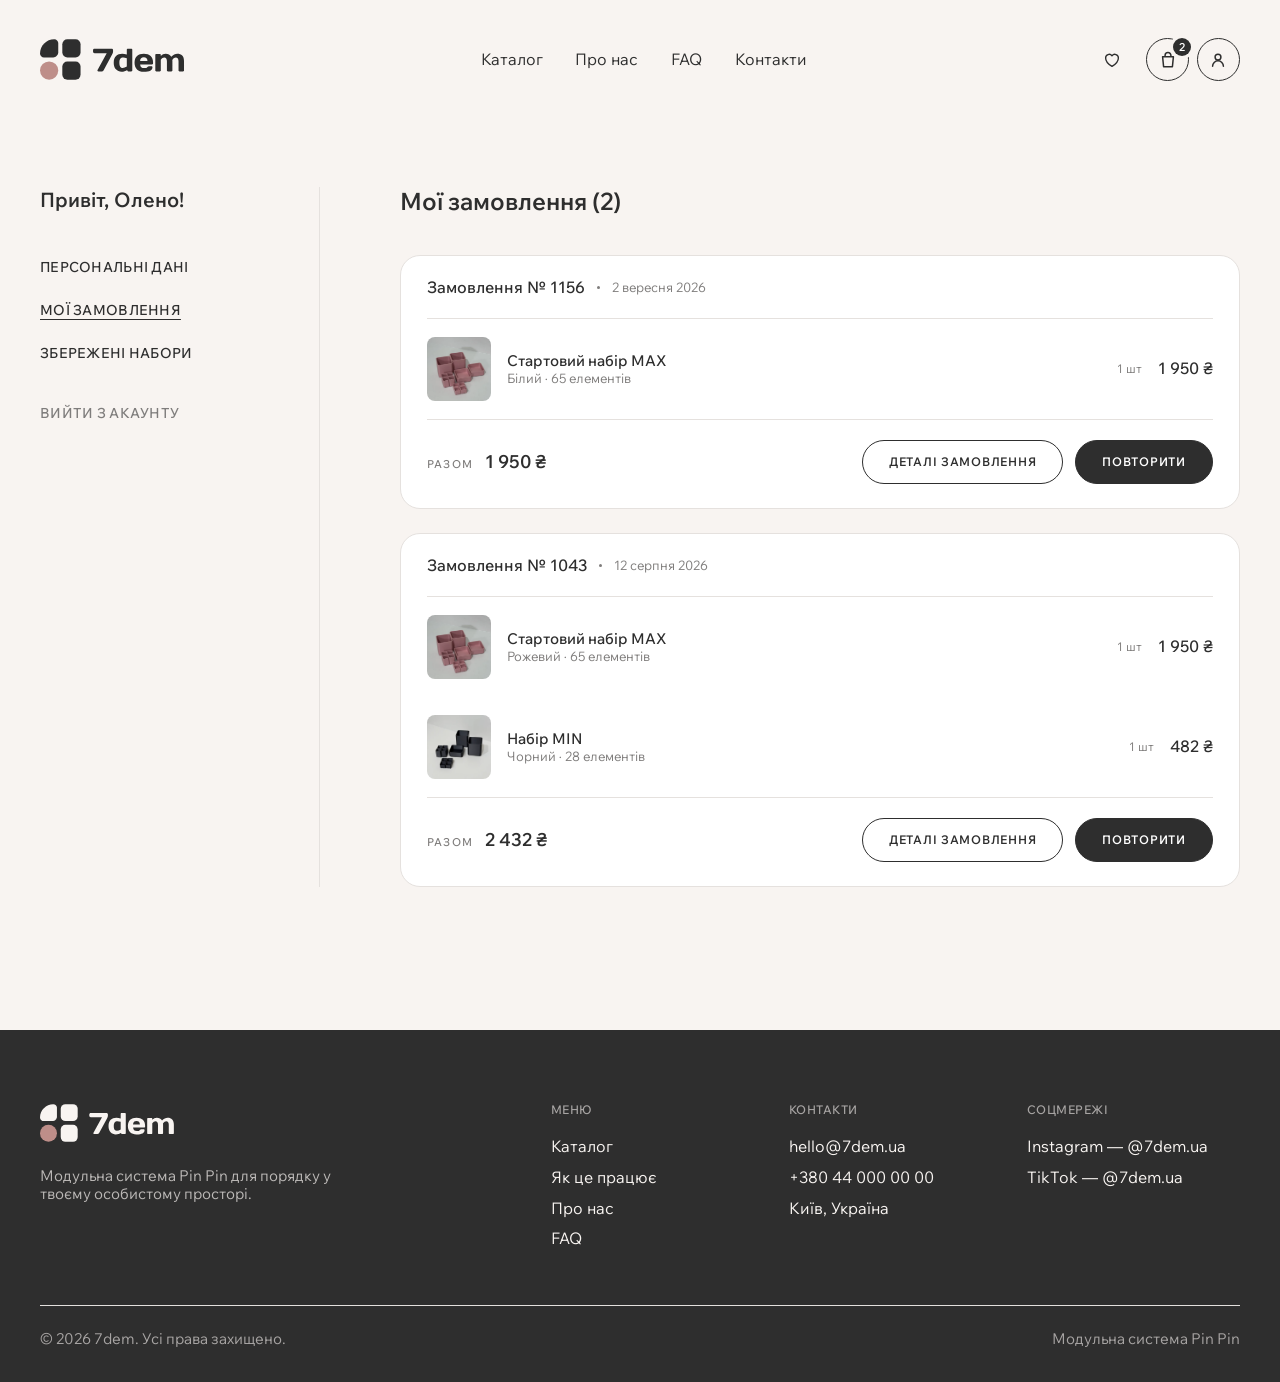
<file: orders.html>
<!doctype html>
<html lang="uk">
	<head>
		<meta charset="UTF-8">
		<meta name="viewport" content="width=device-width, initial-scale=1.0">
		<link rel="shortcut icon" href="./assets/img/favicon.ico">
		<meta name="description" content="Особистий кабінет 7dem: історія замовлень і їхні деталі.">
		<!--
Страхувальна сітка для появи секцій (@components/effects/reveal): без JS
ніхто не зніме початковий opacity: 0 з [data-fls-reveal*].
-->
		<noscript>
			<style>
				[data-fls-reveal],
			[data-fls-reveal-group] > * { opacity: 1 !important; transform: none !important; }
			</style>
		</noscript>
		<title>Мої замовлення — 7dem</title>
		<link rel="modulepreload" crossorigin href="./js/common.min.js?v=1790749768248">
		<script type="module" crossorigin="" src="./js/main.min.js?v=1790749768248"></script>
		<script type="module" crossorigin="" src="./js/popup.min.js?v=1790749768248"></script>
		<script type="module" crossorigin="" src="./js/swiper.min.js?v=1790749768248"></script>
		<script type="module" crossorigin="" src="./js/shopcard.min.js?v=1790749768248"></script>
		<script type="module" crossorigin="" src="./js/productrelated.min.js?v=1790749768248"></script>
		<script type="module" crossorigin="" src="./js/cabinet.min.js?v=1790749768248"></script>
		<script type="module" crossorigin="" src="./js/orders2.min.js?v=1790749768248"></script>
		<link rel="stylesheet" crossorigin="" href="./css/common.min.css?v=1790749768248">
		<link rel="stylesheet" crossorigin="" href="./css/main.min.css?v=1790749768248">
		<link rel="stylesheet" crossorigin="" href="./css/popup.min.css?v=1790749768248">
		<link rel="stylesheet" crossorigin="" href="./css/shopcard.min.css?v=1790749768248">
		<link rel="stylesheet" crossorigin="" href="./css/productrelated.min.css?v=1790749768248">
		<link rel="stylesheet" crossorigin="" href="./css/cabinet.min.css?v=1790749768248">
		<link rel="stylesheet" crossorigin="" href="./css/orders.min.css?v=1790749768248">
	</head>
	<body>
		<div class="wrapper">
			<!--
Порт: src/shopify/relax-theme/sections/header.liquid (header_style relax), стилі — frontend/styles/header-relax.scss.
2026-09-29 ваніль оновлено за редизайном (Homepage.png): логотип @img/logo.svg, меню з 4 пунктів,
праворуч три іконки замість кнопок «Кошик»/«log in». 2026-09-29 порт синхронізовано з ваніллю.
-->
			<header data-fls-header="" data-fls-header-scroll="" class="header">
				<div class="header__container">
					<div class="header__content">
						<!--
Логотип — вміст @img/logo.svg інлайном (іконка + напис «7dem»): темні частини
fill: currentColor (ховер і білий варіант у підвалі), кружечок — розовий класом
-->
						<a href="index.html" class="header__logo" aria-label="7dem">
							<svg class="header__logo-img" viewbox="0 0 105 29" fill="none" xmlns="http://www.w3.org/2000/svg" aria-hidden="true">
								<path d="M0 10.2426C0 4.64098 4.541 0.0999756 10.1426 0.0999756C11.6986 0.0999756 12.96 1.36136 12.96 2.91737V9.45997C12.96 11.4482 11.3482 13.06 9.36 13.06H2.81739C1.26139 13.06 0 11.7986 0 10.2426Z" fill="currentColor"></path>
								<rect x="15.8401" y="0.0999756" width="12.96" height="12.96" rx="3.6" fill="currentColor"></rect>
								<circle class="header__logo-dot" cx="6.48" cy="22.4199" r="6.48"></circle>
								<rect x="15.8401" y="15.9399" width="12.96" height="12.96" rx="3.6" fill="currentColor"></rect>
								<path d="M37.6649 8.99375V7.93625C37.6649 7.64375 37.7737 7.3925 37.9912 7.1825C38.2087 6.9725 38.4637 6.8675 38.7562 6.8675H50.8049C51.0974 6.8675 51.3487 6.9725 51.5587 7.1825C51.7762 7.3925 51.8849 7.64375 51.8849 7.93625V8.97125C51.8849 9.48875 51.6562 10.1712 51.1987 11.0187L45.2924 21.9425C44.9099 22.6475 44.4187 23 43.8187 23H41.5124C41.2124 23 40.9987 22.9025 40.8712 22.7075C40.7512 22.505 40.7512 22.2875 40.8712 22.055L47.3737 10.0512H38.7562C38.4487 10.0512 38.1899 9.95 37.9799 9.7475C37.7699 9.5375 37.6649 9.28625 37.6649 8.99375ZM57.8704 23.225C56.3029 23.225 54.9904 22.6737 53.9329 21.5712C52.8829 20.4687 52.3579 18.89 52.3579 16.835C52.3579 14.7725 52.9016 13.1937 53.9891 12.0987C55.0841 10.9962 56.5541 10.445 58.3991 10.445C59.3516 10.445 60.4354 10.6362 61.6504 11.0187V7.565C61.6504 7.3625 61.7141 7.1975 61.8416 7.07C61.9766 6.935 62.1416 6.8675 62.3366 6.8675H64.8454C65.0479 6.8675 65.2129 6.935 65.3404 7.07C65.4754 7.1975 65.5429 7.3625 65.5429 7.565V22.3137C65.5429 22.5087 65.4754 22.6737 65.3404 22.8087C65.2129 22.9362 65.0479 23 64.8454 23H62.6854C62.4829 23 62.3179 22.9362 62.1904 22.8087C62.0629 22.6737 61.9991 22.5087 61.9991 22.3137V21.965C60.8141 22.805 59.4379 23.225 57.8704 23.225ZM59.2091 13.1675C58.1741 13.1675 57.4429 13.46 57.0154 14.045C56.5879 14.6225 56.3741 15.5525 56.3741 16.835C56.3741 18.1175 56.5766 19.0512 56.9816 19.6362C57.3866 20.2212 57.9941 20.5137 58.8041 20.5137C59.6216 20.5137 60.5704 20.1762 61.6504 19.5012V13.6175C60.6829 13.3175 59.8691 13.1675 59.2091 13.1675ZM68.8846 21.5825C67.7296 20.4875 67.1521 18.9125 67.1521 16.8575C67.1521 14.795 67.7333 13.2125 68.8958 12.11C70.0583 11 71.6708 10.445 73.7333 10.445C75.7958 10.445 77.4046 10.985 78.5596 12.065C79.7146 13.1375 80.2921 14.6787 80.2921 16.6887V17.33C80.2921 17.5325 80.2246 17.7012 80.0896 17.8362C79.9621 17.9637 79.7971 18.0275 79.5946 18.0275H71.1233C71.1983 18.95 71.4608 19.6212 71.9108 20.0412C72.3683 20.4612 73.0958 20.6712 74.0933 20.6712C75.0908 20.6712 75.7733 20.4462 76.1408 19.9962C76.5083 19.5462 76.9621 19.3175 77.5021 19.31H79.1783C79.3808 19.31 79.5458 19.3775 79.6733 19.5125C79.8083 19.64 79.8758 19.805 79.8758 20.0075C79.8758 22.16 77.8246 23.2325 73.7221 23.225C71.6521 23.225 70.0396 22.6775 68.8846 21.5825ZM71.1008 15.6537H76.3321C76.2571 13.8837 75.3871 12.9987 73.7221 12.9987C72.0646 12.9987 71.1908 13.8837 71.1008 15.6537ZM81.9013 22.3137V11.3675C81.9013 11.165 81.965 11 82.0925 10.8725C82.2275 10.7375 82.3925 10.67 82.5875 10.67H85.1075C85.31 10.67 85.475 10.7375 85.6025 10.8725C85.73 11 85.7938 11.165 85.7938 11.3675V12.0762C86.3338 11.5512 86.8625 11.15 87.38 10.8725C87.905 10.5875 88.535 10.445 89.27 10.445C91.0175 10.445 92.3413 11.165 93.2413 12.605C94.6363 11.1575 96.065 10.4375 97.5275 10.445C98.9975 10.445 100.156 10.8875 101.004 11.7725C101.859 12.65 102.286 14.0112 102.286 15.8562V22.3137C102.286 22.5162 102.223 22.6812 102.095 22.8087C101.968 22.9362 101.803 23 101.6 23H99.0913C98.8888 23 98.72 22.9362 98.585 22.8087C98.4575 22.6737 98.3938 22.5087 98.3938 22.3137V15.8562C98.3938 14.0562 97.7413 13.16 96.4363 13.1675C95.6413 13.1675 94.82 13.7412 93.9725 14.8887C94.0175 15.2112 94.04 15.5337 94.04 15.8562V22.3137C94.04 22.5162 93.9725 22.6812 93.8375 22.8087C93.71 22.9362 93.5488 23 93.3538 23H90.845C90.6425 23 90.4738 22.9362 90.3388 22.8087C90.2113 22.6737 90.1475 22.5087 90.1475 22.3137V15.8562C90.1475 14.0562 89.495 13.16 88.19 13.1675C87.3575 13.1675 86.5588 13.7037 85.7938 14.7762V22.3137C85.7938 22.5162 85.7263 22.6812 85.5913 22.8087C85.4638 22.9362 85.3025 23 85.1075 23H82.5875C82.385 23 82.22 22.9362 82.0925 22.8087C81.965 22.6812 81.9013 22.5162 81.9013 22.3137Z" fill="currentColor"></path>
							</svg>
						</a>
						<div class="header__menu menu">
							<nav class="menu__body">
								<ul class="menu__list">
									<!-- 2026-09-29 редизайн: «Як це працює» і «Доставка» з шапки прибрано (лишились у підвалі) -->
									<li class="menu__item">
										<a href="cataloge.html" class="menu__link">Каталог</a>
									</li>
									<li class="menu__item">
										<a href="about.html" class="menu__link">Про нас</a>
									</li>
									<li class="menu__item">
										<a href="faq.html" class="menu__link">FAQ</a>
									</li>
									<li class="menu__item">
										<a href="#" class="menu__link">Контакти</a>
									</li>
								</ul>
								<div class="menu__actions-mob"></div>
							</nav>
						</div>
						<!--
<fetch url="@components/layout/menu/menu.json">
<each loop='item in response'>
</each>
</fetch>
-->
						<div class="header__actions">
							<!--
«Збережене»: лічильник оновлює layout/bookmarks (localStorage),
атрибут data-fls-bookmarks-count і підвантажує цей модуль на кожній сторінці
-->
							<a href="saved.html" class="header__saved" aria-label="Збережене">
								<svg viewbox="0 0 24 24" fill="none" aria-hidden="true">
									<path d="M12 20.5S3.5 15.4 3.5 9.2A4.7 4.7 0 0 1 12 6.4a4.7 4.7 0 0 1 8.5 2.8c0 6.2-8.5 11.3-8.5 11.3Z" stroke="currentColor" stroke-width="1.8" stroke-linejoin="round"></path>
								</svg>
								<span class="header__count header__count--saved" data-fls-bookmarks-count="" hidden>0</span>
							</a>
							<!--
Кошик: у ванілі — посилання на сторінку кошика (custom/cartlist), лічильник статичний
(як у макеті); у темі кошик відкриває вендорський cart-drawer, число — cart.item_count
-->
							<a href="cart.html" class="header__circle" aria-label="Кошик">
								<svg viewbox="0 0 24 24" fill="none" aria-hidden="true">
									<path d="M8.5 8V6.5a3.5 3.5 0 0 1 7 0V8M5.5 8h13l-1.2 12h-10.6L5.5 8Z" stroke="currentColor" stroke-width="1.8" stroke-linecap="round" stroke-linejoin="round"></path>
								</svg>
								<span class="header__count">2</span>
							</a>
							<!--
Кабінет: веде на ванільну сторінку входу (custom/authform). locals user (лише ваніль,
сторінки кабінету) — «увійшла» клієнтка: посилання одразу в кабінет. Лише через typeof:
голий плейсхолдер незаданого local у strictMode posthtml-expressions валить збірку
-->
							<a href="account.html" class="header__circle" aria-label="Кабінет">
								<svg viewbox="0 0 24 24" fill="none" aria-hidden="true">
									<circle cx="12" cy="8.5" r="3.5" stroke="currentColor" stroke-width="1.8"></circle>
									<path d="M5.5 19.5a6.5 6.5 0 0 1 13 0" stroke="currentColor" stroke-width="1.8" stroke-linecap="round"></path>
								</svg>
							</a>
							<button type="button" data-fls-menu="" class="menu__icon icon-menu" aria-label="Меню">
								<span></span>
							</button>
						</div>
					</div>
				</div>
			</header>
			<main class="page">
				<!-- locals state: "empty" — порожній стан (src/ordersempty.html) з підбіркою «Думаємо, що тобі сподобається» -->
				<div data-fls-orders="" class="orders">
					<!--
Особистий кабінет: бокове меню + вміст. locals variant (передавати явно):
"profile" — Персональні дані (docs/design/refs/Персональні дані — Desktop.png);
"orders"  — Мої замовлення, є замовлення (Мої замовлення — є замовлення.png);
"empty"   — Мої замовлення, порожньо (Мої замовлення — порожньо.png).
Макети — PNG від дизайнерки (Figma-вузлів немає), лише десктоп: до 992px меню стає рядком над вмістом.
Порт: src/shopify/relax-theme/sections/cabinet.liquid (2026-09-28 порт синхронізовано з ваніллю) — звичайні сторінки
з шаблонами page.cabinet / page.orders, дані з об'єкта customer; стилі тема бере з цього ж cabinet.scss.
Магазин на нових клієнтських акаунтах Shopify, тож у темі «Персональні дані» лише для перегляду (редагування —
у профілі Shopify), блоку «Зміна паролю» немає, адреси — збережені адреси клієнта. Деталі — у шапці секції.
Ваніль без бекенду: форма нікуди не відправляється, «Деталі замовлення» відкривають попап custom/orderpopup
(layout/popup), «Збережені набори» — наявна сторінка saved.html (layout/bookmarks).
-->
					<section data-fls-cabinet="" class="cabinet" data-fls-reveal-load="">
						<div class="cabinet__container">
							<aside class="cabinet__aside" data-fls-reveal="fade">
								<p class="cabinet__hello">Привіт, Олено!</p>
								<nav class="cabinet__nav" aria-label="Особистий кабінет">
									<a class="cabinet__link" href="account.html" aria-current="false">Персональні
					дані</a>
									<a class="cabinet__link" href="orders.html" aria-current="page">Мої
					замовлення</a>
									<a class="cabinet__link" href="saved.html">Збережені набори</a>
								</nav>
								<a class="cabinet__logout" href="login.html">Вийти з акаунту</a>
							</aside>
							<div class="cabinet__main" data-fls-reveal-group="">
								<!-- ============================================================ Персональні дані -->
								<!-- ============================================================ Мої замовлення -->
								<h1 class="cabinet__title">Мої замовлення (2)</h1>
								<ul class="cabinet__orders">
									<li class="cabinet__order">
										<p class="cabinet__order-head">
											<span class="cabinet__order-num">Замовлення № 1156</span>
											<span class="cabinet__order-dot" aria-hidden="true"></span>
											<span class="cabinet__order-date">2 вересня 2026</span>
										</p>
										<ul class="cabinet__lines">
											<li class="cabinet__line">
												<picture>
													<source media="(max-width: 600px)" srcset="./assets/img/product/related-2-600.webp" type="image/webp">
													<source media="(max-width: 1200px)" srcset="./assets/img/product/related-2-1200.webp" type="image/webp">
													<img class="cabinet__line-img" alt="" width="64" height="64" loading="lazy" src="./assets/img/product/related-2.webp">
												</picture>
												<span class="cabinet__line-info">
													<span class="cabinet__line-name">Стартовий набір MAX</span>
													<span class="cabinet__line-meta">Білий · 65 елементів</span>
												</span>
												<span class="cabinet__line-qty">1 шт</span>
												<span class="cabinet__line-price">1 950 ₴</span>
											</li>
										</ul>
										<div class="cabinet__order-foot">
											<p class="cabinet__order-total">
												<span>Разом</span>
												1 950 ₴
											</p>
											<div class="cabinet__order-actions">
												<button class="cabinet__btn cabinet__btn--outline" type="button" data-fls-popup-link="order-1156">Деталі замовлення</button>
												<a class="cabinet__btn" href="cart.html">Повторити</a>
											</div>
										</div>
									</li>
									<li class="cabinet__order">
										<p class="cabinet__order-head">
											<span class="cabinet__order-num">Замовлення № 1043</span>
											<span class="cabinet__order-dot" aria-hidden="true"></span>
											<span class="cabinet__order-date">12 серпня 2026</span>
										</p>
										<ul class="cabinet__lines">
											<li class="cabinet__line">
												<picture>
													<source media="(max-width: 600px)" srcset="./assets/img/product/related-2-600.webp" type="image/webp">
													<source media="(max-width: 1200px)" srcset="./assets/img/product/related-2-1200.webp" type="image/webp">
													<img class="cabinet__line-img" alt="" width="64" height="64" loading="lazy" src="./assets/img/product/related-2.webp">
												</picture>
												<span class="cabinet__line-info">
													<span class="cabinet__line-name">Стартовий набір MAX</span>
													<span class="cabinet__line-meta">Рожевий · 65 елементів</span>
												</span>
												<span class="cabinet__line-qty">1 шт</span>
												<span class="cabinet__line-price">1 950 ₴</span>
											</li>
											<li class="cabinet__line">
												<picture>
													<source media="(max-width: 600px)" srcset="./assets/img/product/related-1-600.webp" type="image/webp">
													<img class="cabinet__line-img" alt="" width="64" height="64" loading="lazy" src="./assets/img/product/related-1.webp">
												</picture>
												<span class="cabinet__line-info">
													<span class="cabinet__line-name">Набір MIN</span>
													<span class="cabinet__line-meta">Чорний · 28 елементів</span>
												</span>
												<span class="cabinet__line-qty">1 шт</span>
												<span class="cabinet__line-price">482 ₴</span>
											</li>
										</ul>
										<div class="cabinet__order-foot">
											<p class="cabinet__order-total">
												<span>Разом</span>
												2 432 ₴
											</p>
											<div class="cabinet__order-actions">
												<button class="cabinet__btn cabinet__btn--outline" type="button" data-fls-popup-link="order-1043">Деталі замовлення</button>
												<a class="cabinet__btn" href="cart.html">Повторити</a>
											</div>
										</div>
									</li>
								</ul>
								<!-- ============================================================ Порожньо -->
							</div>
						</div>
					</section>
				</div>
			</main>
			<!--
Порт: src/shopify/relax-theme/sections/footer-relax.liquid (2026-09-15, 1:1 з ваніллю).
2026-09-29 ваніль оновлено за редизайном (логотип з іконкою, контент по контейнеру 1200), 2026-09-29 порт синхронізовано з ваніллю.
-->
			<footer data-fls-footer="" class="footer">
				<div class="footer__container">
					<div class="footer__top">
						<div class="footer__brand">
							<!-- Логотип — той самий @img/logo.svg, що в шапці: темне тут currentColor = bone, кружечок розовий -->
							<a href="index.html" class="footer__logo" aria-label="7dem">
								<svg class="footer__logo-img" viewbox="0 0 105 29" fill="none" xmlns="http://www.w3.org/2000/svg" aria-hidden="true">
									<path d="M0 10.2426C0 4.64098 4.541 0.0999756 10.1426 0.0999756C11.6986 0.0999756 12.96 1.36136 12.96 2.91737V9.45997C12.96 11.4482 11.3482 13.06 9.36 13.06H2.81739C1.26139 13.06 0 11.7986 0 10.2426Z" fill="currentColor"></path>
									<rect x="15.8401" y="0.0999756" width="12.96" height="12.96" rx="3.6" fill="currentColor"></rect>
									<circle class="footer__logo-dot" cx="6.48" cy="22.4199" r="6.48"></circle>
									<rect x="15.8401" y="15.9399" width="12.96" height="12.96" rx="3.6" fill="currentColor"></rect>
									<path d="M37.6649 8.99375V7.93625C37.6649 7.64375 37.7737 7.3925 37.9912 7.1825C38.2087 6.9725 38.4637 6.8675 38.7562 6.8675H50.8049C51.0974 6.8675 51.3487 6.9725 51.5587 7.1825C51.7762 7.3925 51.8849 7.64375 51.8849 7.93625V8.97125C51.8849 9.48875 51.6562 10.1712 51.1987 11.0187L45.2924 21.9425C44.9099 22.6475 44.4187 23 43.8187 23H41.5124C41.2124 23 40.9987 22.9025 40.8712 22.7075C40.7512 22.505 40.7512 22.2875 40.8712 22.055L47.3737 10.0512H38.7562C38.4487 10.0512 38.1899 9.95 37.9799 9.7475C37.7699 9.5375 37.6649 9.28625 37.6649 8.99375ZM57.8704 23.225C56.3029 23.225 54.9904 22.6737 53.9329 21.5712C52.8829 20.4687 52.3579 18.89 52.3579 16.835C52.3579 14.7725 52.9016 13.1937 53.9891 12.0987C55.0841 10.9962 56.5541 10.445 58.3991 10.445C59.3516 10.445 60.4354 10.6362 61.6504 11.0187V7.565C61.6504 7.3625 61.7141 7.1975 61.8416 7.07C61.9766 6.935 62.1416 6.8675 62.3366 6.8675H64.8454C65.0479 6.8675 65.2129 6.935 65.3404 7.07C65.4754 7.1975 65.5429 7.3625 65.5429 7.565V22.3137C65.5429 22.5087 65.4754 22.6737 65.3404 22.8087C65.2129 22.9362 65.0479 23 64.8454 23H62.6854C62.4829 23 62.3179 22.9362 62.1904 22.8087C62.0629 22.6737 61.9991 22.5087 61.9991 22.3137V21.965C60.8141 22.805 59.4379 23.225 57.8704 23.225ZM59.2091 13.1675C58.1741 13.1675 57.4429 13.46 57.0154 14.045C56.5879 14.6225 56.3741 15.5525 56.3741 16.835C56.3741 18.1175 56.5766 19.0512 56.9816 19.6362C57.3866 20.2212 57.9941 20.5137 58.8041 20.5137C59.6216 20.5137 60.5704 20.1762 61.6504 19.5012V13.6175C60.6829 13.3175 59.8691 13.1675 59.2091 13.1675ZM68.8846 21.5825C67.7296 20.4875 67.1521 18.9125 67.1521 16.8575C67.1521 14.795 67.7333 13.2125 68.8958 12.11C70.0583 11 71.6708 10.445 73.7333 10.445C75.7958 10.445 77.4046 10.985 78.5596 12.065C79.7146 13.1375 80.2921 14.6787 80.2921 16.6887V17.33C80.2921 17.5325 80.2246 17.7012 80.0896 17.8362C79.9621 17.9637 79.7971 18.0275 79.5946 18.0275H71.1233C71.1983 18.95 71.4608 19.6212 71.9108 20.0412C72.3683 20.4612 73.0958 20.6712 74.0933 20.6712C75.0908 20.6712 75.7733 20.4462 76.1408 19.9962C76.5083 19.5462 76.9621 19.3175 77.5021 19.31H79.1783C79.3808 19.31 79.5458 19.3775 79.6733 19.5125C79.8083 19.64 79.8758 19.805 79.8758 20.0075C79.8758 22.16 77.8246 23.2325 73.7221 23.225C71.6521 23.225 70.0396 22.6775 68.8846 21.5825ZM71.1008 15.6537H76.3321C76.2571 13.8837 75.3871 12.9987 73.7221 12.9987C72.0646 12.9987 71.1908 13.8837 71.1008 15.6537ZM81.9013 22.3137V11.3675C81.9013 11.165 81.965 11 82.0925 10.8725C82.2275 10.7375 82.3925 10.67 82.5875 10.67H85.1075C85.31 10.67 85.475 10.7375 85.6025 10.8725C85.73 11 85.7938 11.165 85.7938 11.3675V12.0762C86.3338 11.5512 86.8625 11.15 87.38 10.8725C87.905 10.5875 88.535 10.445 89.27 10.445C91.0175 10.445 92.3413 11.165 93.2413 12.605C94.6363 11.1575 96.065 10.4375 97.5275 10.445C98.9975 10.445 100.156 10.8875 101.004 11.7725C101.859 12.65 102.286 14.0112 102.286 15.8562V22.3137C102.286 22.5162 102.223 22.6812 102.095 22.8087C101.968 22.9362 101.803 23 101.6 23H99.0913C98.8888 23 98.72 22.9362 98.585 22.8087C98.4575 22.6737 98.3938 22.5087 98.3938 22.3137V15.8562C98.3938 14.0562 97.7413 13.16 96.4363 13.1675C95.6413 13.1675 94.82 13.7412 93.9725 14.8887C94.0175 15.2112 94.04 15.5337 94.04 15.8562V22.3137C94.04 22.5162 93.9725 22.6812 93.8375 22.8087C93.71 22.9362 93.5488 23 93.3538 23H90.845C90.6425 23 90.4738 22.9362 90.3388 22.8087C90.2113 22.6737 90.1475 22.5087 90.1475 22.3137V15.8562C90.1475 14.0562 89.495 13.16 88.19 13.1675C87.3575 13.1675 86.5588 13.7037 85.7938 14.7762V22.3137C85.7938 22.5162 85.7263 22.6812 85.5913 22.8087C85.4638 22.9362 85.3025 23 85.1075 23H82.5875C82.385 23 82.22 22.9362 82.0925 22.8087C81.965 22.6812 81.9013 22.5162 81.9013 22.3137Z" fill="currentColor"></path>
								</svg>
							</a>
							<p class="footer__tagline">
								Модульна система Pin Pin для порядку у
								<br>
								твоєму особистому просторі.
							</p>
						</div>
						<div class="footer__col">
							<span class="footer__heading">Меню</span>
							<ul class="footer__list">
								<li>
									<a href="cataloge.html" class="footer__link">Каталог</a>
								</li>
								<li>
									<a href="#" class="footer__link">Як це працює</a>
								</li>
								<li>
									<a href="about.html" class="footer__link">Про нас</a>
								</li>
								<li>
									<a href="faq.html" class="footer__link">FAQ</a>
								</li>
							</ul>
						</div>
						<div class="footer__col">
							<span class="footer__heading">Контакти</span>
							<ul class="footer__list">
								<li>
									<a href="mailto:hello@7dem.ua" class="footer__link">hello@7dem.ua</a>
								</li>
								<li>
									<a href="tel:+380440000000" class="footer__link">+380 44 000 00 00</a>
								</li>
								<li>
									<span class="footer__link footer__link--static">Київ, Україна</span>
								</li>
							</ul>
						</div>
						<div class="footer__col">
							<span class="footer__heading">Соцмережі</span>
							<ul class="footer__list">
								<li>
									<a href="#" class="footer__link">Instagram — @7dem.ua</a>
								</li>
								<li>
									<a href="#" class="footer__link">TikTok — @7dem.ua</a>
								</li>
							</ul>
						</div>
					</div>
					<div class="footer__bottom">
						<span class="footer__copy">© 2026 7dem. Усі права захищено.</span>
						<span class="footer__note">Модульна система Pin Pin</span>
					</div>
				</div>
			</footer>
		</div>
		<!--
Попап «Деталі замовлення» (docs/design/refs/Popup - Деталі замовлення.png, Figma-вузла немає).
Каркас і поведінка — layout/popup (data-fls-popup, закриття хрестиком / ESC / кліком повз, блок скролу);
кнопка відкриття — data-fls-popup-link="<id>" у custom/cabinet. Підключається в <block name="popup"> сторінки
orders.html, по одному include на замовлення: locals id = "order-<номер>", дані беруться з масиву нижче.
Порт: src/shopify/relax-theme/snippets/orderpopup.liquid (2026-09-28 порт синхронізовано з ваніллю) — дані з
об'єкта order, «Документ» веде на сторінку статусу замовлення Shopify; стилі тема бере з цього ж orderpopup.scss.
-->
		<div data-fls-popup="order-1156" aria-hidden="true" class="popup orderpopup">
			<div data-fls-popup-wrapper="" class="popup__wrapper">
				<div data-fls-popup-body="" class="popup__body orderpopup__body" role="dialog" aria-modal="true" aria-labelledby="order-1156-title">
					<button data-fls-popup-close="" type="button" class="orderpopup__close" aria-label="Закрити">
						<svg viewbox="0 0 24 24" fill="none" aria-hidden="true">
							<path d="M5 5L19 19M19 5L5 19" stroke="currentColor" stroke-width="1.5" stroke-linecap="round"></path>
						</svg>
					</button>
					<h2 class="orderpopup__title" id="order-1156-title">Замовлення № 1156</h2>
					<p class="orderpopup__date">Оформлено 2 вересня 2026</p>
					<ul class="orderpopup__lines">
						<li class="orderpopup__line">
							<picture>
								<source media="(max-width: 600px)" srcset="./assets/img/product/related-2-600.webp" type="image/webp">
								<source media="(max-width: 1200px)" srcset="./assets/img/product/related-2-1200.webp" type="image/webp">
								<img class="orderpopup__line-img" alt="" width="64" height="64" loading="lazy" src="./assets/img/product/related-2.webp">
							</picture>
							<span class="orderpopup__line-info">
								<span class="orderpopup__line-name">Стартовий набір MAX</span>
								<span class="orderpopup__line-meta">Білий · 65 елементів</span>
							</span>
							<span class="orderpopup__line-qty">1 шт</span>
							<span class="orderpopup__line-price">1 950 ₴</span>
						</li>
					</ul>
					<dl class="orderpopup__sums">
						<div class="orderpopup__sum">
							<dt>Сума замовлення</dt>
							<dd>1 950 ₴</dd>
						</div>
						<div class="orderpopup__sum">
							<dt>Доставка</dt>
							<dd>за тарифами Нової Пошти</dd>
						</div>
						<div class="orderpopup__sum orderpopup__sum--total">
							<dt>Разом</dt>
							<dd>1 950 ₴</dd>
						</div>
					</dl>
					<div class="orderpopup__info">
						<div class="orderpopup__col">
							<h3 class="orderpopup__col-title">Доставка</h3>
							<dl class="orderpopup__facts">
								<div>
									<dt>Отримувач</dt>
									<dd>Олена Коваленко</dd>
								</div>
								<div>
									<dt>Телефон</dt>
									<dd>+380 67 123 45 67</dd>
								</div>
								<div>
									<dt>Спосіб</dt>
									<dd>Нова Пошта, відділення</dd>
								</div>
								<div>
									<dt>Адреса</dt>
									<dd>Одеса, відділення № 12, вул. Канатна, 22</dd>
								</div>
							</dl>
						</div>
						<div class="orderpopup__col">
							<h3 class="orderpopup__col-title">Оплата</h3>
							<dl class="orderpopup__facts">
								<div>
									<dt>Спосіб</dt>
									<dd>Картка Visa •••• 4417</dd>
								</div>
								<div>
									<dt>Статус</dt>
									<dd>Оплачено 2 вересня 2026</dd>
								</div>
								<div>
									<dt>Документ</dt>
									<dd>Рахунок-фактура</dd>
								</div>
							</dl>
						</div>
					</div>
					<div class="orderpopup__actions">
						<a class="orderpopup__btn orderpopup__btn--outline" href="mailto:hello@7dem.ua">Написати нам</a>
						<a class="orderpopup__btn" href="cart.html">Повторити замовлення</a>
					</div>
				</div>
			</div>
		</div>
		<!--
Попап «Деталі замовлення» (docs/design/refs/Popup - Деталі замовлення.png, Figma-вузла немає).
Каркас і поведінка — layout/popup (data-fls-popup, закриття хрестиком / ESC / кліком повз, блок скролу);
кнопка відкриття — data-fls-popup-link="<id>" у custom/cabinet. Підключається в <block name="popup"> сторінки
orders.html, по одному include на замовлення: locals id = "order-<номер>", дані беруться з масиву нижче.
Порт: src/shopify/relax-theme/snippets/orderpopup.liquid (2026-09-28 порт синхронізовано з ваніллю) — дані з
об'єкта order, «Документ» веде на сторінку статусу замовлення Shopify; стилі тема бере з цього ж orderpopup.scss.
-->
		<div data-fls-popup="order-1043" aria-hidden="true" class="popup orderpopup">
			<div data-fls-popup-wrapper="" class="popup__wrapper">
				<div data-fls-popup-body="" class="popup__body orderpopup__body" role="dialog" aria-modal="true" aria-labelledby="order-1043-title">
					<button data-fls-popup-close="" type="button" class="orderpopup__close" aria-label="Закрити">
						<svg viewbox="0 0 24 24" fill="none" aria-hidden="true">
							<path d="M5 5L19 19M19 5L5 19" stroke="currentColor" stroke-width="1.5" stroke-linecap="round"></path>
						</svg>
					</button>
					<h2 class="orderpopup__title" id="order-1043-title">Замовлення № 1043</h2>
					<p class="orderpopup__date">Оформлено 12 серпня 2026</p>
					<ul class="orderpopup__lines">
						<li class="orderpopup__line">
							<picture>
								<source media="(max-width: 600px)" srcset="./assets/img/product/related-2-600.webp" type="image/webp">
								<source media="(max-width: 1200px)" srcset="./assets/img/product/related-2-1200.webp" type="image/webp">
								<img class="orderpopup__line-img" alt="" width="64" height="64" loading="lazy" src="./assets/img/product/related-2.webp">
							</picture>
							<span class="orderpopup__line-info">
								<span class="orderpopup__line-name">Стартовий набір MAX</span>
								<span class="orderpopup__line-meta">Рожевий · 65 елементів</span>
							</span>
							<span class="orderpopup__line-qty">1 шт</span>
							<span class="orderpopup__line-price">1 950 ₴</span>
						</li>
						<li class="orderpopup__line">
							<picture>
								<source media="(max-width: 600px)" srcset="./assets/img/product/related-1-600.webp" type="image/webp">
								<img class="orderpopup__line-img" alt="" width="64" height="64" loading="lazy" src="./assets/img/product/related-1.webp">
							</picture>
							<span class="orderpopup__line-info">
								<span class="orderpopup__line-name">Набір MIN</span>
								<span class="orderpopup__line-meta">Чорний · 28 елементів</span>
							</span>
							<span class="orderpopup__line-qty">1 шт</span>
							<span class="orderpopup__line-price">482 ₴</span>
						</li>
					</ul>
					<dl class="orderpopup__sums">
						<div class="orderpopup__sum">
							<dt>Сума замовлення</dt>
							<dd>2 432 ₴</dd>
						</div>
						<div class="orderpopup__sum">
							<dt>Доставка</dt>
							<dd>за тарифами Нової Пошти</dd>
						</div>
						<div class="orderpopup__sum orderpopup__sum--total">
							<dt>Разом</dt>
							<dd>2 432 ₴</dd>
						</div>
					</dl>
					<div class="orderpopup__info">
						<div class="orderpopup__col">
							<h3 class="orderpopup__col-title">Доставка</h3>
							<dl class="orderpopup__facts">
								<div>
									<dt>Отримувач</dt>
									<dd>Олена Коваленко</dd>
								</div>
								<div>
									<dt>Телефон</dt>
									<dd>+380 67 123 45 67</dd>
								</div>
								<div>
									<dt>Спосіб</dt>
									<dd>Нова Пошта, поштомат</dd>
								</div>
								<div>
									<dt>Адреса</dt>
									<dd>Одеса, поштомат № 4518, вул. Дерибасівська, 5</dd>
								</div>
							</dl>
						</div>
						<div class="orderpopup__col">
							<h3 class="orderpopup__col-title">Оплата</h3>
							<dl class="orderpopup__facts">
								<div>
									<dt>Спосіб</dt>
									<dd>Картка Visa •••• 4417</dd>
								</div>
								<div>
									<dt>Статус</dt>
									<dd>Оплачено 12 серпня 2026</dd>
								</div>
								<div>
									<dt>Документ</dt>
									<dd>Рахунок-фактура</dd>
								</div>
							</dl>
						</div>
					</div>
					<div class="orderpopup__actions">
						<a class="orderpopup__btn orderpopup__btn--outline" href="mailto:hello@7dem.ua">Написати нам</a>
						<a class="orderpopup__btn" href="cart.html">Повторити замовлення</a>
					</div>
				</div>
			</div>
		</div>
	</body>
</html>
</file>
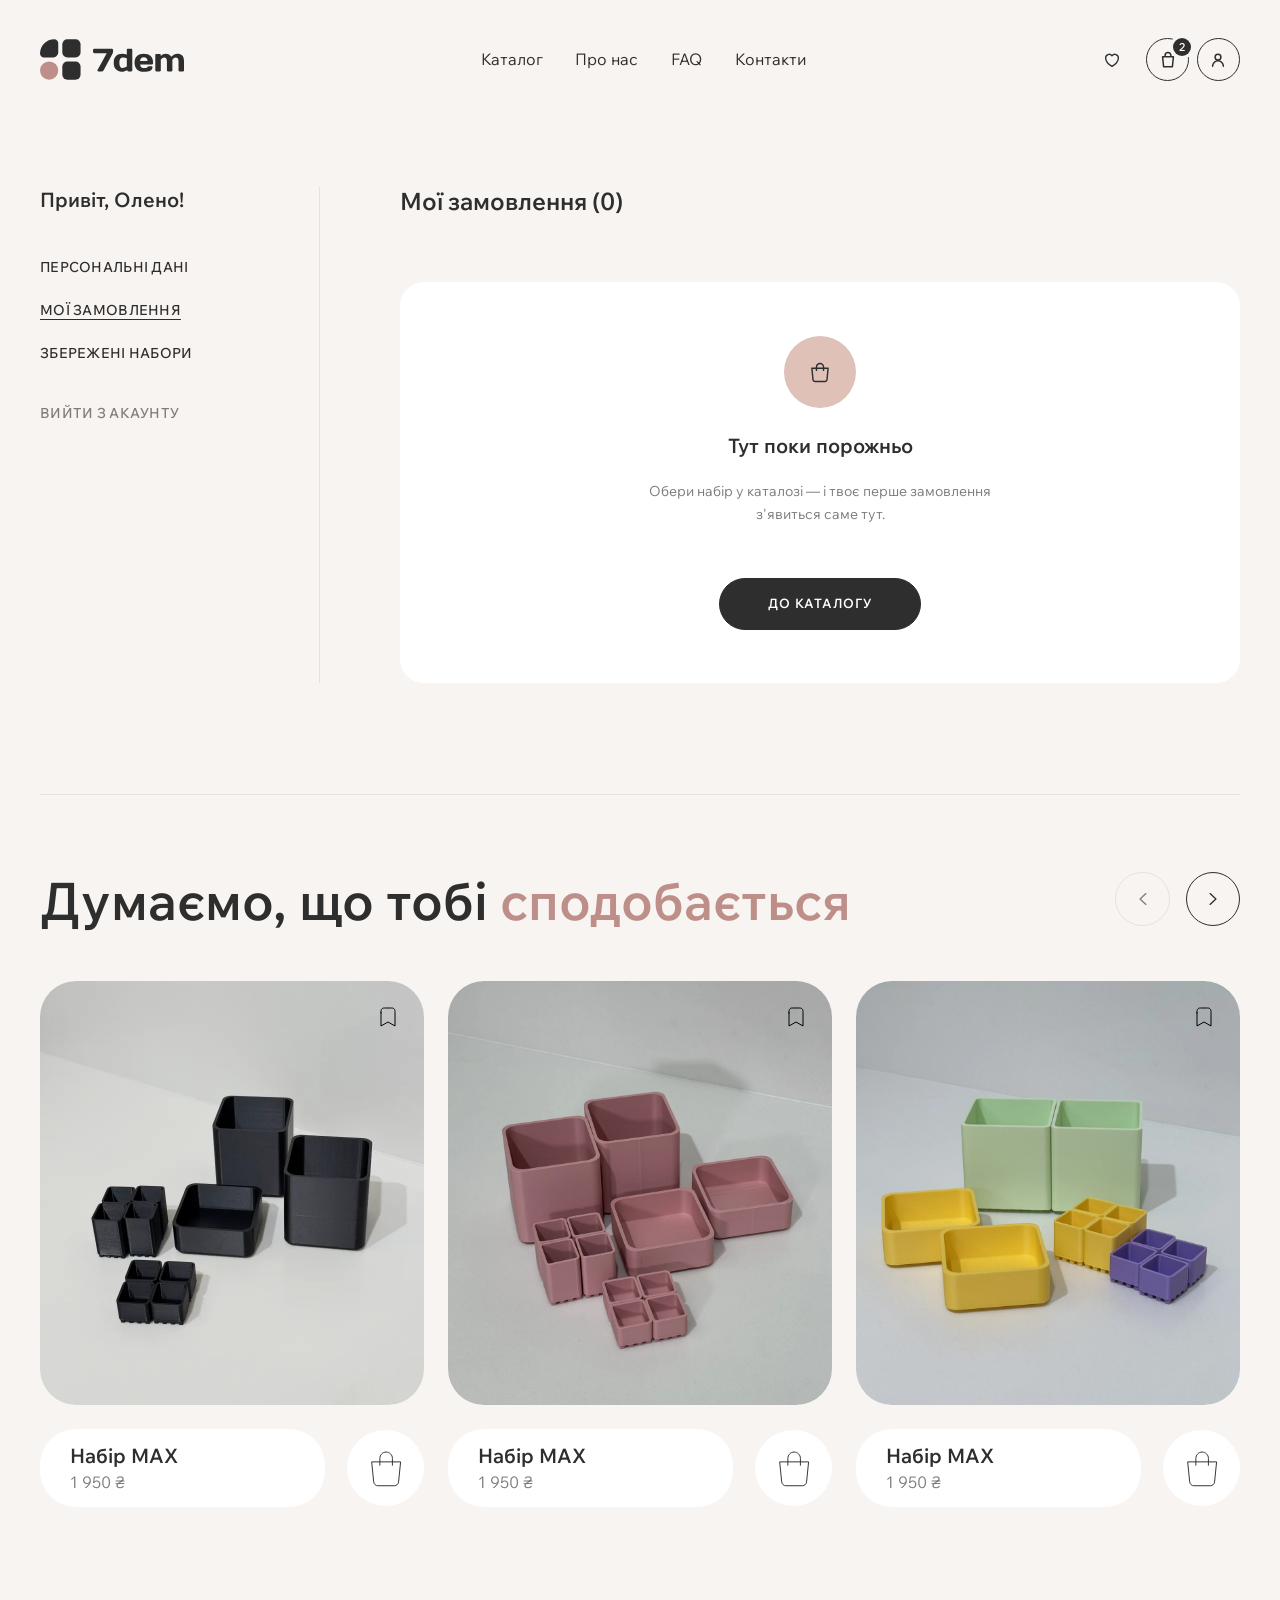
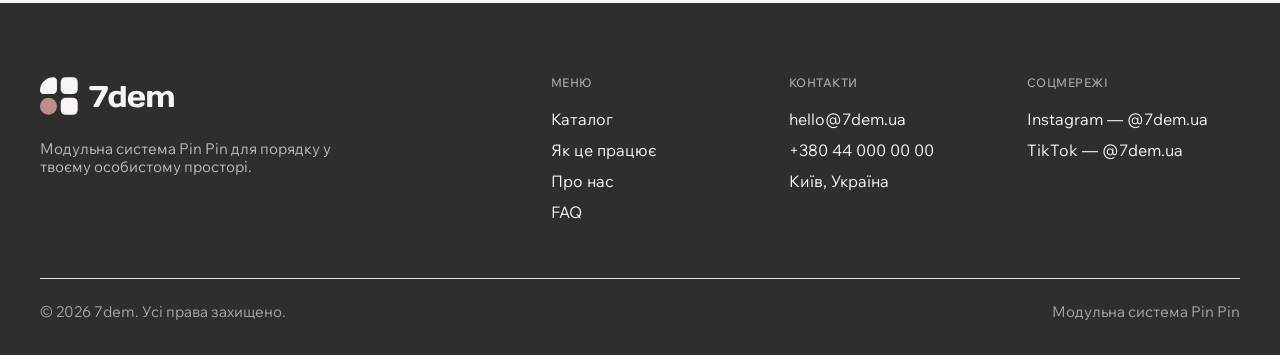
<file: ordersempty.html>
<!doctype html>
<html lang="uk">
	<head>
		<meta charset="UTF-8">
		<meta name="viewport" content="width=device-width, initial-scale=1.0">
		<link rel="shortcut icon" href="./assets/img/favicon.ico">
		<meta name="description" content="Особистий кабінет 7dem: історія замовлень і їхні деталі.">
		<!--
Страхувальна сітка для появи секцій (@components/effects/reveal): без JS
ніхто не зніме початковий opacity: 0 з [data-fls-reveal*].
-->
		<noscript>
			<style>
				[data-fls-reveal],
			[data-fls-reveal-group] > * { opacity: 1 !important; transform: none !important; }
			</style>
		</noscript>
		<title>Мої замовлення — 7dem</title>
		<link rel="modulepreload" crossorigin href="./js/common.min.js?v=1790749768251">
		<script type="module" crossorigin="" src="./js/main.min.js?v=1790749768251"></script>
		<script type="module" crossorigin="" src="./js/swiper.min.js?v=1790749768251"></script>
		<script type="module" crossorigin="" src="./js/shopcard.min.js?v=1790749768251"></script>
		<script type="module" crossorigin="" src="./js/productrelated.min.js?v=1790749768251"></script>
		<script type="module" crossorigin="" src="./js/popup.min.js?v=1790749768251"></script>
		<script type="module" crossorigin="" src="./js/cabinet.min.js?v=1790749768251"></script>
		<script type="module" crossorigin="" src="./js/orders2.min.js?v=1790749768251"></script>
		<link rel="stylesheet" crossorigin="" href="./css/common.min.css?v=1790749768251">
		<link rel="stylesheet" crossorigin="" href="./css/main.min.css?v=1790749768251">
		<link rel="stylesheet" crossorigin="" href="./css/shopcard.min.css?v=1790749768251">
		<link rel="stylesheet" crossorigin="" href="./css/productrelated.min.css?v=1790749768251">
		<link rel="stylesheet" crossorigin="" href="./css/popup.min.css?v=1790749768251">
		<link rel="stylesheet" crossorigin="" href="./css/cabinet.min.css?v=1790749768251">
		<link rel="stylesheet" crossorigin="" href="./css/orders.min.css?v=1790749768251">
	</head>
	<body>
		<div class="wrapper">
			<!--
Порт: src/shopify/relax-theme/sections/header.liquid (header_style relax), стилі — frontend/styles/header-relax.scss.
2026-09-29 ваніль оновлено за редизайном (Homepage.png): логотип @img/logo.svg, меню з 4 пунктів,
праворуч три іконки замість кнопок «Кошик»/«log in». 2026-09-29 порт синхронізовано з ваніллю.
-->
			<header data-fls-header="" data-fls-header-scroll="" class="header">
				<div class="header__container">
					<div class="header__content">
						<!--
Логотип — вміст @img/logo.svg інлайном (іконка + напис «7dem»): темні частини
fill: currentColor (ховер і білий варіант у підвалі), кружечок — розовий класом
-->
						<a href="index.html" class="header__logo" aria-label="7dem">
							<svg class="header__logo-img" viewbox="0 0 105 29" fill="none" xmlns="http://www.w3.org/2000/svg" aria-hidden="true">
								<path d="M0 10.2426C0 4.64098 4.541 0.0999756 10.1426 0.0999756C11.6986 0.0999756 12.96 1.36136 12.96 2.91737V9.45997C12.96 11.4482 11.3482 13.06 9.36 13.06H2.81739C1.26139 13.06 0 11.7986 0 10.2426Z" fill="currentColor"></path>
								<rect x="15.8401" y="0.0999756" width="12.96" height="12.96" rx="3.6" fill="currentColor"></rect>
								<circle class="header__logo-dot" cx="6.48" cy="22.4199" r="6.48"></circle>
								<rect x="15.8401" y="15.9399" width="12.96" height="12.96" rx="3.6" fill="currentColor"></rect>
								<path d="M37.6649 8.99375V7.93625C37.6649 7.64375 37.7737 7.3925 37.9912 7.1825C38.2087 6.9725 38.4637 6.8675 38.7562 6.8675H50.8049C51.0974 6.8675 51.3487 6.9725 51.5587 7.1825C51.7762 7.3925 51.8849 7.64375 51.8849 7.93625V8.97125C51.8849 9.48875 51.6562 10.1712 51.1987 11.0187L45.2924 21.9425C44.9099 22.6475 44.4187 23 43.8187 23H41.5124C41.2124 23 40.9987 22.9025 40.8712 22.7075C40.7512 22.505 40.7512 22.2875 40.8712 22.055L47.3737 10.0512H38.7562C38.4487 10.0512 38.1899 9.95 37.9799 9.7475C37.7699 9.5375 37.6649 9.28625 37.6649 8.99375ZM57.8704 23.225C56.3029 23.225 54.9904 22.6737 53.9329 21.5712C52.8829 20.4687 52.3579 18.89 52.3579 16.835C52.3579 14.7725 52.9016 13.1937 53.9891 12.0987C55.0841 10.9962 56.5541 10.445 58.3991 10.445C59.3516 10.445 60.4354 10.6362 61.6504 11.0187V7.565C61.6504 7.3625 61.7141 7.1975 61.8416 7.07C61.9766 6.935 62.1416 6.8675 62.3366 6.8675H64.8454C65.0479 6.8675 65.2129 6.935 65.3404 7.07C65.4754 7.1975 65.5429 7.3625 65.5429 7.565V22.3137C65.5429 22.5087 65.4754 22.6737 65.3404 22.8087C65.2129 22.9362 65.0479 23 64.8454 23H62.6854C62.4829 23 62.3179 22.9362 62.1904 22.8087C62.0629 22.6737 61.9991 22.5087 61.9991 22.3137V21.965C60.8141 22.805 59.4379 23.225 57.8704 23.225ZM59.2091 13.1675C58.1741 13.1675 57.4429 13.46 57.0154 14.045C56.5879 14.6225 56.3741 15.5525 56.3741 16.835C56.3741 18.1175 56.5766 19.0512 56.9816 19.6362C57.3866 20.2212 57.9941 20.5137 58.8041 20.5137C59.6216 20.5137 60.5704 20.1762 61.6504 19.5012V13.6175C60.6829 13.3175 59.8691 13.1675 59.2091 13.1675ZM68.8846 21.5825C67.7296 20.4875 67.1521 18.9125 67.1521 16.8575C67.1521 14.795 67.7333 13.2125 68.8958 12.11C70.0583 11 71.6708 10.445 73.7333 10.445C75.7958 10.445 77.4046 10.985 78.5596 12.065C79.7146 13.1375 80.2921 14.6787 80.2921 16.6887V17.33C80.2921 17.5325 80.2246 17.7012 80.0896 17.8362C79.9621 17.9637 79.7971 18.0275 79.5946 18.0275H71.1233C71.1983 18.95 71.4608 19.6212 71.9108 20.0412C72.3683 20.4612 73.0958 20.6712 74.0933 20.6712C75.0908 20.6712 75.7733 20.4462 76.1408 19.9962C76.5083 19.5462 76.9621 19.3175 77.5021 19.31H79.1783C79.3808 19.31 79.5458 19.3775 79.6733 19.5125C79.8083 19.64 79.8758 19.805 79.8758 20.0075C79.8758 22.16 77.8246 23.2325 73.7221 23.225C71.6521 23.225 70.0396 22.6775 68.8846 21.5825ZM71.1008 15.6537H76.3321C76.2571 13.8837 75.3871 12.9987 73.7221 12.9987C72.0646 12.9987 71.1908 13.8837 71.1008 15.6537ZM81.9013 22.3137V11.3675C81.9013 11.165 81.965 11 82.0925 10.8725C82.2275 10.7375 82.3925 10.67 82.5875 10.67H85.1075C85.31 10.67 85.475 10.7375 85.6025 10.8725C85.73 11 85.7938 11.165 85.7938 11.3675V12.0762C86.3338 11.5512 86.8625 11.15 87.38 10.8725C87.905 10.5875 88.535 10.445 89.27 10.445C91.0175 10.445 92.3413 11.165 93.2413 12.605C94.6363 11.1575 96.065 10.4375 97.5275 10.445C98.9975 10.445 100.156 10.8875 101.004 11.7725C101.859 12.65 102.286 14.0112 102.286 15.8562V22.3137C102.286 22.5162 102.223 22.6812 102.095 22.8087C101.968 22.9362 101.803 23 101.6 23H99.0913C98.8888 23 98.72 22.9362 98.585 22.8087C98.4575 22.6737 98.3938 22.5087 98.3938 22.3137V15.8562C98.3938 14.0562 97.7413 13.16 96.4363 13.1675C95.6413 13.1675 94.82 13.7412 93.9725 14.8887C94.0175 15.2112 94.04 15.5337 94.04 15.8562V22.3137C94.04 22.5162 93.9725 22.6812 93.8375 22.8087C93.71 22.9362 93.5488 23 93.3538 23H90.845C90.6425 23 90.4738 22.9362 90.3388 22.8087C90.2113 22.6737 90.1475 22.5087 90.1475 22.3137V15.8562C90.1475 14.0562 89.495 13.16 88.19 13.1675C87.3575 13.1675 86.5588 13.7037 85.7938 14.7762V22.3137C85.7938 22.5162 85.7263 22.6812 85.5913 22.8087C85.4638 22.9362 85.3025 23 85.1075 23H82.5875C82.385 23 82.22 22.9362 82.0925 22.8087C81.965 22.6812 81.9013 22.5162 81.9013 22.3137Z" fill="currentColor"></path>
							</svg>
						</a>
						<div class="header__menu menu">
							<nav class="menu__body">
								<ul class="menu__list">
									<!-- 2026-09-29 редизайн: «Як це працює» і «Доставка» з шапки прибрано (лишились у підвалі) -->
									<li class="menu__item">
										<a href="cataloge.html" class="menu__link">Каталог</a>
									</li>
									<li class="menu__item">
										<a href="about.html" class="menu__link">Про нас</a>
									</li>
									<li class="menu__item">
										<a href="faq.html" class="menu__link">FAQ</a>
									</li>
									<li class="menu__item">
										<a href="#" class="menu__link">Контакти</a>
									</li>
								</ul>
								<div class="menu__actions-mob"></div>
							</nav>
						</div>
						<!--
<fetch url="@components/layout/menu/menu.json">
<each loop='item in response'>
</each>
</fetch>
-->
						<div class="header__actions">
							<!--
«Збережене»: лічильник оновлює layout/bookmarks (localStorage),
атрибут data-fls-bookmarks-count і підвантажує цей модуль на кожній сторінці
-->
							<a href="saved.html" class="header__saved" aria-label="Збережене">
								<svg viewbox="0 0 24 24" fill="none" aria-hidden="true">
									<path d="M12 20.5S3.5 15.4 3.5 9.2A4.7 4.7 0 0 1 12 6.4a4.7 4.7 0 0 1 8.5 2.8c0 6.2-8.5 11.3-8.5 11.3Z" stroke="currentColor" stroke-width="1.8" stroke-linejoin="round"></path>
								</svg>
								<span class="header__count header__count--saved" data-fls-bookmarks-count="" hidden>0</span>
							</a>
							<!--
Кошик: у ванілі — посилання на сторінку кошика (custom/cartlist), лічильник статичний
(як у макеті); у темі кошик відкриває вендорський cart-drawer, число — cart.item_count
-->
							<a href="cart.html" class="header__circle" aria-label="Кошик">
								<svg viewbox="0 0 24 24" fill="none" aria-hidden="true">
									<path d="M8.5 8V6.5a3.5 3.5 0 0 1 7 0V8M5.5 8h13l-1.2 12h-10.6L5.5 8Z" stroke="currentColor" stroke-width="1.8" stroke-linecap="round" stroke-linejoin="round"></path>
								</svg>
								<span class="header__count">2</span>
							</a>
							<!--
Кабінет: веде на ванільну сторінку входу (custom/authform). locals user (лише ваніль,
сторінки кабінету) — «увійшла» клієнтка: посилання одразу в кабінет. Лише через typeof:
голий плейсхолдер незаданого local у strictMode posthtml-expressions валить збірку
-->
							<a href="account.html" class="header__circle" aria-label="Кабінет">
								<svg viewbox="0 0 24 24" fill="none" aria-hidden="true">
									<circle cx="12" cy="8.5" r="3.5" stroke="currentColor" stroke-width="1.8"></circle>
									<path d="M5.5 19.5a6.5 6.5 0 0 1 13 0" stroke="currentColor" stroke-width="1.8" stroke-linecap="round"></path>
								</svg>
							</a>
							<button type="button" data-fls-menu="" class="menu__icon icon-menu" aria-label="Меню">
								<span></span>
							</button>
						</div>
					</div>
				</div>
			</header>
			<main class="page">
				<!-- locals state: "empty" — порожній стан (src/ordersempty.html) з підбіркою «Думаємо, що тобі сподобається» -->
				<div data-fls-orders="" class="orders">
					<!--
Особистий кабінет: бокове меню + вміст. locals variant (передавати явно):
"profile" — Персональні дані (docs/design/refs/Персональні дані — Desktop.png);
"orders"  — Мої замовлення, є замовлення (Мої замовлення — є замовлення.png);
"empty"   — Мої замовлення, порожньо (Мої замовлення — порожньо.png).
Макети — PNG від дизайнерки (Figma-вузлів немає), лише десктоп: до 992px меню стає рядком над вмістом.
Порт: src/shopify/relax-theme/sections/cabinet.liquid (2026-09-28 порт синхронізовано з ваніллю) — звичайні сторінки
з шаблонами page.cabinet / page.orders, дані з об'єкта customer; стилі тема бере з цього ж cabinet.scss.
Магазин на нових клієнтських акаунтах Shopify, тож у темі «Персональні дані» лише для перегляду (редагування —
у профілі Shopify), блоку «Зміна паролю» немає, адреси — збережені адреси клієнта. Деталі — у шапці секції.
Ваніль без бекенду: форма нікуди не відправляється, «Деталі замовлення» відкривають попап custom/orderpopup
(layout/popup), «Збережені набори» — наявна сторінка saved.html (layout/bookmarks).
-->
					<section data-fls-cabinet="" class="cabinet" data-fls-reveal-load="">
						<div class="cabinet__container">
							<aside class="cabinet__aside" data-fls-reveal="fade">
								<p class="cabinet__hello">Привіт, Олено!</p>
								<nav class="cabinet__nav" aria-label="Особистий кабінет">
									<a class="cabinet__link" href="account.html" aria-current="false">Персональні
					дані</a>
									<a class="cabinet__link" href="orders.html" aria-current="page">Мої
					замовлення</a>
									<a class="cabinet__link" href="saved.html">Збережені набори</a>
								</nav>
								<a class="cabinet__logout" href="login.html">Вийти з акаунту</a>
							</aside>
							<div class="cabinet__main" data-fls-reveal-group="">
								<!-- ============================================================ Персональні дані -->
								<!-- ============================================================ Мої замовлення -->
								<!-- ============================================================ Порожньо -->
								<h1 class="cabinet__title">Мої замовлення (0)</h1>
								<div class="cabinet__empty">
									<span class="cabinet__empty-icon" aria-hidden="true">
										<svg viewbox="0 0 24 24" fill="none">
											<path d="M4.5 8.5H19.5L18.45 18.9C18.35 19.92 17.49 20.7 16.46 20.7H7.54C6.51 20.7 5.65 19.92 5.55 18.9L4.5 8.5Z" stroke="currentColor" stroke-width="1.3" stroke-linejoin="round"></path>
											<path d="M8.75 10.5V7.4C8.75 5.6 10.2 4.15 12 4.15C13.8 4.15 15.25 5.6 15.25 7.4V10.5" stroke="currentColor" stroke-width="1.3" stroke-linecap="round"></path>
										</svg>
									</span>
									<p class="cabinet__empty-title">Тут поки порожньо</p>
									<p class="cabinet__empty-text">Обери набір у каталозі — і твоє перше замовлення з'явиться саме тут.</p>
									<a class="cabinet__btn cabinet__btn--wide" href="cataloge.html">До каталогу</a>
								</div>
							</div>
						</div>
					</section>
					<!--
Порт: src/shopify/relax-theme/sections/productrelated.liquid (2026-09-15 синхронізовано з ваніллю).
«Думаємо, що тобі сподобається» (Figma 219:2016) + хлібні крихти внизу
сторінки. Стрічка карток — Swiper, ініціалізація в productrelated.js
окремо для кожної секції (навігація шукається всередині неї).
Необов'язкові locals (лише ваніль; без них розмітка = порт, синхронізувати нічого):
title / accent — заголовок і його рожевий хвіст (accent "" — без хвоста; кошик: "Доповни набір");
nav "round" — стрілки в колах 56px, як на макетах кошика й кабінету (Cart — Desktop.png);
crumbs "no" — без хлібних крихт (сторінки, де товару немає);
variant "large" — редизайн 2026-09-30 (Product-card.png): великі картки custom/shopcard по 2 в ряд,
стрілки в колах, без крихт унизу (крихти тепер угорі productgallery). Лише карточка товару;
кошик і кабінет лишаються на старій картці. Порт у тему ще НЕ синхронізовано.
-->
					<section data-fls-productrelated="" class="productrelated productrelated--round">
						<div class="productrelated__container" data-fls-reveal-group="" data-fls-watcher="" data-fls-watcher-once="">
							<div class="productrelated__head">
								<h2 class="productrelated__title">
									Думаємо, що тобі
									<span class="productrelated__title-accent">сподобається</span>
								</h2>
								<div class="productrelated__nav">
									<button type="button" class="productrelated__arrow productrelated__arrow--prev" aria-label="Попередні товари">
										<svg viewbox="0 0 24 24" fill="none" aria-hidden="true">
											<path d="M15.5 5.5L8.5 12L15.5 18.5" stroke="currentColor" stroke-width="1.6" stroke-linecap="round" stroke-linejoin="round"></path>
										</svg>
									</button>
									<button type="button" class="productrelated__arrow productrelated__arrow--next" aria-label="Наступні товари">
										<svg viewbox="0 0 24 24" fill="none" aria-hidden="true">
											<path d="M8.5 5.5L15.5 12L8.5 18.5" stroke="currentColor" stroke-width="1.6" stroke-linecap="round" stroke-linejoin="round"></path>
										</svg>
									</button>
								</div>
							</div>
							<div class="productrelated__slider swiper">
								<ul class="productrelated__wrapper swiper-wrapper">
									<li class="productrelated__card swiper-slide" data-fls-bookmarks-card="">
										<a class="productrelated__photo" href="product-card.html" tabindex="-1" aria-hidden="true">
											<picture>
												<source media="(max-width: 600px)" srcset="./assets/img/product/related-1-600.webp" type="image/webp">
												<img alt="Набір MAX" src="./assets/img/product/related-1.webp">
											</picture>
										</a>
										<!-- Закладка: стан і список «Збережене» — layout/bookmarks -->
										<button type="button" class="productrelated__save" data-fls-bookmarks-toggle="max-black" data-bookmark-title="Набір MAX" data-bookmark-price="1 950 ₴" data-bookmark-url="product-card.html" aria-pressed="false" aria-label="Зберегти в обране: Набір MAX">
											<svg viewbox="0 0 24 24" fill="none" aria-hidden="true">
												<path d="M5 7.8C5 6.12 5 5.28 5.33 4.64C5.61 4.07 6.07 3.61 6.64 3.33C7.28 3 8.12 3 9.8 3H14.2C15.88 3 16.72 3 17.36 3.33C17.93 3.61 18.39 4.07 18.67 4.64C19 5.28 19 6.12 19 7.8V21L12 17L5 21V7.8Z" stroke="currentColor" stroke-linecap="round" stroke-linejoin="round"></path>
											</svg>
										</button>
										<div class="productrelated__bar">
											<div class="productrelated__pill">
												<h3 class="productrelated__name">
													<a href="product-card.html">Набір MAX</a>
												</h3>
												<p class="productrelated__price">1 950 ₴</p>
											</div>
											<a class="productrelated__bag" href="product-card.html" aria-label="Обрати варіант: Набір MAX">
												<svg viewbox="0 0 48 48" fill="none" aria-hidden="true">
													<path d="M9 17.5H39L36.9 38.3C36.79 39.39 36.28 40.39 35.47 41.12C34.66 41.86 33.61 42.26 32.52 42.26H15.48C14.39 42.26 13.34 41.86 12.53 41.12C11.72 40.39 11.21 39.39 11.1 38.3L9 17.5Z" stroke="currentColor" stroke-linejoin="round"></path>
													<path d="M17.5 21V13.8C17.5 12.08 18.18 10.42 19.4 9.2C20.62 7.98 22.28 7.3 24 7.3C25.72 7.3 27.38 7.98 28.6 9.2C29.82 10.42 30.5 12.08 30.5 13.8V21" stroke="currentColor" stroke-linecap="round" stroke-linejoin="round"></path>
												</svg>
											</a>
										</div>
									</li>
									<li class="productrelated__card swiper-slide" data-fls-bookmarks-card="">
										<a class="productrelated__photo" href="product-card.html" tabindex="-1" aria-hidden="true">
											<picture>
												<source media="(max-width: 600px)" srcset="./assets/img/product/related-2-600.webp" type="image/webp">
												<source media="(max-width: 1200px)" srcset="./assets/img/product/related-2-1200.webp" type="image/webp">
												<img alt="Набір MAX" src="./assets/img/product/related-2.webp">
											</picture>
										</a>
										<!-- Закладка: стан і список «Збережене» — layout/bookmarks -->
										<button type="button" class="productrelated__save" data-fls-bookmarks-toggle="max-pink" data-bookmark-title="Набір MAX" data-bookmark-price="1 950 ₴" data-bookmark-url="product-card.html" aria-pressed="false" aria-label="Зберегти в обране: Набір MAX">
											<svg viewbox="0 0 24 24" fill="none" aria-hidden="true">
												<path d="M5 7.8C5 6.12 5 5.28 5.33 4.64C5.61 4.07 6.07 3.61 6.64 3.33C7.28 3 8.12 3 9.8 3H14.2C15.88 3 16.72 3 17.36 3.33C17.93 3.61 18.39 4.07 18.67 4.64C19 5.28 19 6.12 19 7.8V21L12 17L5 21V7.8Z" stroke="currentColor" stroke-linecap="round" stroke-linejoin="round"></path>
											</svg>
										</button>
										<div class="productrelated__bar">
											<div class="productrelated__pill">
												<h3 class="productrelated__name">
													<a href="product-card.html">Набір MAX</a>
												</h3>
												<p class="productrelated__price">1 950 ₴</p>
											</div>
											<a class="productrelated__bag" href="product-card.html" aria-label="Обрати варіант: Набір MAX">
												<svg viewbox="0 0 48 48" fill="none" aria-hidden="true">
													<path d="M9 17.5H39L36.9 38.3C36.79 39.39 36.28 40.39 35.47 41.12C34.66 41.86 33.61 42.26 32.52 42.26H15.48C14.39 42.26 13.34 41.86 12.53 41.12C11.72 40.39 11.21 39.39 11.1 38.3L9 17.5Z" stroke="currentColor" stroke-linejoin="round"></path>
													<path d="M17.5 21V13.8C17.5 12.08 18.18 10.42 19.4 9.2C20.62 7.98 22.28 7.3 24 7.3C25.72 7.3 27.38 7.98 28.6 9.2C29.82 10.42 30.5 12.08 30.5 13.8V21" stroke="currentColor" stroke-linecap="round" stroke-linejoin="round"></path>
												</svg>
											</a>
										</div>
									</li>
									<li class="productrelated__card swiper-slide" data-fls-bookmarks-card="">
										<a class="productrelated__photo" href="product-card.html" tabindex="-1" aria-hidden="true">
											<picture>
												<source media="(max-width: 600px)" srcset="./assets/img/product/related-3-600.webp" type="image/webp">
												<source media="(max-width: 1200px)" srcset="./assets/img/product/related-3-1200.webp" type="image/webp">
												<img alt="Набір MAX" src="./assets/img/product/related-3.webp">
											</picture>
										</a>
										<!-- Закладка: стан і список «Збережене» — layout/bookmarks -->
										<button type="button" class="productrelated__save" data-fls-bookmarks-toggle="max-color" data-bookmark-title="Набір MAX" data-bookmark-price="1 950 ₴" data-bookmark-url="product-card.html" aria-pressed="false" aria-label="Зберегти в обране: Набір MAX">
											<svg viewbox="0 0 24 24" fill="none" aria-hidden="true">
												<path d="M5 7.8C5 6.12 5 5.28 5.33 4.64C5.61 4.07 6.07 3.61 6.64 3.33C7.28 3 8.12 3 9.8 3H14.2C15.88 3 16.72 3 17.36 3.33C17.93 3.61 18.39 4.07 18.67 4.64C19 5.28 19 6.12 19 7.8V21L12 17L5 21V7.8Z" stroke="currentColor" stroke-linecap="round" stroke-linejoin="round"></path>
											</svg>
										</button>
										<div class="productrelated__bar">
											<div class="productrelated__pill">
												<h3 class="productrelated__name">
													<a href="product-card.html">Набір MAX</a>
												</h3>
												<p class="productrelated__price">1 950 ₴</p>
											</div>
											<a class="productrelated__bag" href="product-card.html" aria-label="Обрати варіант: Набір MAX">
												<svg viewbox="0 0 48 48" fill="none" aria-hidden="true">
													<path d="M9 17.5H39L36.9 38.3C36.79 39.39 36.28 40.39 35.47 41.12C34.66 41.86 33.61 42.26 32.52 42.26H15.48C14.39 42.26 13.34 41.86 12.53 41.12C11.72 40.39 11.21 39.39 11.1 38.3L9 17.5Z" stroke="currentColor" stroke-linejoin="round"></path>
													<path d="M17.5 21V13.8C17.5 12.08 18.18 10.42 19.4 9.2C20.62 7.98 22.28 7.3 24 7.3C25.72 7.3 27.38 7.98 28.6 9.2C29.82 10.42 30.5 12.08 30.5 13.8V21" stroke="currentColor" stroke-linecap="round" stroke-linejoin="round"></path>
												</svg>
											</a>
										</div>
									</li>
									<li class="productrelated__card swiper-slide" data-fls-bookmarks-card="">
										<a class="productrelated__photo" href="product-card.html" tabindex="-1" aria-hidden="true">
											<picture>
												<source media="(max-width: 600px)" srcset="./assets/img/IMG_9846-600.webp" type="image/webp">
												<source media="(max-width: 1200px)" srcset="./assets/img/IMG_9846-1200.webp" type="image/webp">
												<img alt="Набір MED" src="./assets/img/IMG_9846.webp">
											</picture>
										</a>
										<!-- Закладка: стан і список «Збережене» — layout/bookmarks -->
										<button type="button" class="productrelated__save" data-fls-bookmarks-toggle="related-med-black" data-bookmark-title="Набір MED" data-bookmark-price="1 065 ₴" data-bookmark-url="product-card.html" aria-pressed="false" aria-label="Зберегти в обране: Набір MED">
											<svg viewbox="0 0 24 24" fill="none" aria-hidden="true">
												<path d="M5 7.8C5 6.12 5 5.28 5.33 4.64C5.61 4.07 6.07 3.61 6.64 3.33C7.28 3 8.12 3 9.8 3H14.2C15.88 3 16.72 3 17.36 3.33C17.93 3.61 18.39 4.07 18.67 4.64C19 5.28 19 6.12 19 7.8V21L12 17L5 21V7.8Z" stroke="currentColor" stroke-linecap="round" stroke-linejoin="round"></path>
											</svg>
										</button>
										<div class="productrelated__bar">
											<div class="productrelated__pill">
												<h3 class="productrelated__name">
													<a href="product-card.html">Набір MED</a>
												</h3>
												<p class="productrelated__price">1 065 ₴</p>
											</div>
											<a class="productrelated__bag" href="product-card.html" aria-label="Обрати варіант: Набір MED">
												<svg viewbox="0 0 48 48" fill="none" aria-hidden="true">
													<path d="M9 17.5H39L36.9 38.3C36.79 39.39 36.28 40.39 35.47 41.12C34.66 41.86 33.61 42.26 32.52 42.26H15.48C14.39 42.26 13.34 41.86 12.53 41.12C11.72 40.39 11.21 39.39 11.1 38.3L9 17.5Z" stroke="currentColor" stroke-linejoin="round"></path>
													<path d="M17.5 21V13.8C17.5 12.08 18.18 10.42 19.4 9.2C20.62 7.98 22.28 7.3 24 7.3C25.72 7.3 27.38 7.98 28.6 9.2C29.82 10.42 30.5 12.08 30.5 13.8V21" stroke="currentColor" stroke-linecap="round" stroke-linejoin="round"></path>
												</svg>
											</a>
										</div>
									</li>
									<li class="productrelated__card swiper-slide" data-fls-bookmarks-card="">
										<a class="productrelated__photo" href="product-card.html" tabindex="-1" aria-hidden="true">
											<picture>
												<source media="(max-width: 600px)" srcset="./assets/img/IMG_9855-600.webp" type="image/webp">
												<source media="(max-width: 1200px)" srcset="./assets/img/IMG_9855-1200.webp" type="image/webp">
												<img alt="Набір MIN" src="./assets/img/IMG_9855.webp">
											</picture>
										</a>
										<!-- Закладка: стан і список «Збережене» — layout/bookmarks -->
										<button type="button" class="productrelated__save" data-fls-bookmarks-toggle="related-min-white" data-bookmark-title="Набір MIN" data-bookmark-price="482 ₴" data-bookmark-url="product-card.html" aria-pressed="false" aria-label="Зберегти в обране: Набір MIN">
											<svg viewbox="0 0 24 24" fill="none" aria-hidden="true">
												<path d="M5 7.8C5 6.12 5 5.28 5.33 4.64C5.61 4.07 6.07 3.61 6.64 3.33C7.28 3 8.12 3 9.8 3H14.2C15.88 3 16.72 3 17.36 3.33C17.93 3.61 18.39 4.07 18.67 4.64C19 5.28 19 6.12 19 7.8V21L12 17L5 21V7.8Z" stroke="currentColor" stroke-linecap="round" stroke-linejoin="round"></path>
											</svg>
										</button>
										<div class="productrelated__bar">
											<div class="productrelated__pill">
												<h3 class="productrelated__name">
													<a href="product-card.html">Набір MIN</a>
												</h3>
												<p class="productrelated__price">482 ₴</p>
											</div>
											<a class="productrelated__bag" href="product-card.html" aria-label="Обрати варіант: Набір MIN">
												<svg viewbox="0 0 48 48" fill="none" aria-hidden="true">
													<path d="M9 17.5H39L36.9 38.3C36.79 39.39 36.28 40.39 35.47 41.12C34.66 41.86 33.61 42.26 32.52 42.26H15.48C14.39 42.26 13.34 41.86 12.53 41.12C11.72 40.39 11.21 39.39 11.1 38.3L9 17.5Z" stroke="currentColor" stroke-linejoin="round"></path>
													<path d="M17.5 21V13.8C17.5 12.08 18.18 10.42 19.4 9.2C20.62 7.98 22.28 7.3 24 7.3C25.72 7.3 27.38 7.98 28.6 9.2C29.82 10.42 30.5 12.08 30.5 13.8V21" stroke="currentColor" stroke-linecap="round" stroke-linejoin="round"></path>
												</svg>
											</a>
										</div>
									</li>
								</ul>
							</div>
						</div>
					</section>
				</div>
			</main>
			<!--
Порт: src/shopify/relax-theme/sections/footer-relax.liquid (2026-09-15, 1:1 з ваніллю).
2026-09-29 ваніль оновлено за редизайном (логотип з іконкою, контент по контейнеру 1200), 2026-09-29 порт синхронізовано з ваніллю.
-->
			<footer data-fls-footer="" class="footer">
				<div class="footer__container">
					<div class="footer__top">
						<div class="footer__brand">
							<!-- Логотип — той самий @img/logo.svg, що в шапці: темне тут currentColor = bone, кружечок розовий -->
							<a href="index.html" class="footer__logo" aria-label="7dem">
								<svg class="footer__logo-img" viewbox="0 0 105 29" fill="none" xmlns="http://www.w3.org/2000/svg" aria-hidden="true">
									<path d="M0 10.2426C0 4.64098 4.541 0.0999756 10.1426 0.0999756C11.6986 0.0999756 12.96 1.36136 12.96 2.91737V9.45997C12.96 11.4482 11.3482 13.06 9.36 13.06H2.81739C1.26139 13.06 0 11.7986 0 10.2426Z" fill="currentColor"></path>
									<rect x="15.8401" y="0.0999756" width="12.96" height="12.96" rx="3.6" fill="currentColor"></rect>
									<circle class="footer__logo-dot" cx="6.48" cy="22.4199" r="6.48"></circle>
									<rect x="15.8401" y="15.9399" width="12.96" height="12.96" rx="3.6" fill="currentColor"></rect>
									<path d="M37.6649 8.99375V7.93625C37.6649 7.64375 37.7737 7.3925 37.9912 7.1825C38.2087 6.9725 38.4637 6.8675 38.7562 6.8675H50.8049C51.0974 6.8675 51.3487 6.9725 51.5587 7.1825C51.7762 7.3925 51.8849 7.64375 51.8849 7.93625V8.97125C51.8849 9.48875 51.6562 10.1712 51.1987 11.0187L45.2924 21.9425C44.9099 22.6475 44.4187 23 43.8187 23H41.5124C41.2124 23 40.9987 22.9025 40.8712 22.7075C40.7512 22.505 40.7512 22.2875 40.8712 22.055L47.3737 10.0512H38.7562C38.4487 10.0512 38.1899 9.95 37.9799 9.7475C37.7699 9.5375 37.6649 9.28625 37.6649 8.99375ZM57.8704 23.225C56.3029 23.225 54.9904 22.6737 53.9329 21.5712C52.8829 20.4687 52.3579 18.89 52.3579 16.835C52.3579 14.7725 52.9016 13.1937 53.9891 12.0987C55.0841 10.9962 56.5541 10.445 58.3991 10.445C59.3516 10.445 60.4354 10.6362 61.6504 11.0187V7.565C61.6504 7.3625 61.7141 7.1975 61.8416 7.07C61.9766 6.935 62.1416 6.8675 62.3366 6.8675H64.8454C65.0479 6.8675 65.2129 6.935 65.3404 7.07C65.4754 7.1975 65.5429 7.3625 65.5429 7.565V22.3137C65.5429 22.5087 65.4754 22.6737 65.3404 22.8087C65.2129 22.9362 65.0479 23 64.8454 23H62.6854C62.4829 23 62.3179 22.9362 62.1904 22.8087C62.0629 22.6737 61.9991 22.5087 61.9991 22.3137V21.965C60.8141 22.805 59.4379 23.225 57.8704 23.225ZM59.2091 13.1675C58.1741 13.1675 57.4429 13.46 57.0154 14.045C56.5879 14.6225 56.3741 15.5525 56.3741 16.835C56.3741 18.1175 56.5766 19.0512 56.9816 19.6362C57.3866 20.2212 57.9941 20.5137 58.8041 20.5137C59.6216 20.5137 60.5704 20.1762 61.6504 19.5012V13.6175C60.6829 13.3175 59.8691 13.1675 59.2091 13.1675ZM68.8846 21.5825C67.7296 20.4875 67.1521 18.9125 67.1521 16.8575C67.1521 14.795 67.7333 13.2125 68.8958 12.11C70.0583 11 71.6708 10.445 73.7333 10.445C75.7958 10.445 77.4046 10.985 78.5596 12.065C79.7146 13.1375 80.2921 14.6787 80.2921 16.6887V17.33C80.2921 17.5325 80.2246 17.7012 80.0896 17.8362C79.9621 17.9637 79.7971 18.0275 79.5946 18.0275H71.1233C71.1983 18.95 71.4608 19.6212 71.9108 20.0412C72.3683 20.4612 73.0958 20.6712 74.0933 20.6712C75.0908 20.6712 75.7733 20.4462 76.1408 19.9962C76.5083 19.5462 76.9621 19.3175 77.5021 19.31H79.1783C79.3808 19.31 79.5458 19.3775 79.6733 19.5125C79.8083 19.64 79.8758 19.805 79.8758 20.0075C79.8758 22.16 77.8246 23.2325 73.7221 23.225C71.6521 23.225 70.0396 22.6775 68.8846 21.5825ZM71.1008 15.6537H76.3321C76.2571 13.8837 75.3871 12.9987 73.7221 12.9987C72.0646 12.9987 71.1908 13.8837 71.1008 15.6537ZM81.9013 22.3137V11.3675C81.9013 11.165 81.965 11 82.0925 10.8725C82.2275 10.7375 82.3925 10.67 82.5875 10.67H85.1075C85.31 10.67 85.475 10.7375 85.6025 10.8725C85.73 11 85.7938 11.165 85.7938 11.3675V12.0762C86.3338 11.5512 86.8625 11.15 87.38 10.8725C87.905 10.5875 88.535 10.445 89.27 10.445C91.0175 10.445 92.3413 11.165 93.2413 12.605C94.6363 11.1575 96.065 10.4375 97.5275 10.445C98.9975 10.445 100.156 10.8875 101.004 11.7725C101.859 12.65 102.286 14.0112 102.286 15.8562V22.3137C102.286 22.5162 102.223 22.6812 102.095 22.8087C101.968 22.9362 101.803 23 101.6 23H99.0913C98.8888 23 98.72 22.9362 98.585 22.8087C98.4575 22.6737 98.3938 22.5087 98.3938 22.3137V15.8562C98.3938 14.0562 97.7413 13.16 96.4363 13.1675C95.6413 13.1675 94.82 13.7412 93.9725 14.8887C94.0175 15.2112 94.04 15.5337 94.04 15.8562V22.3137C94.04 22.5162 93.9725 22.6812 93.8375 22.8087C93.71 22.9362 93.5488 23 93.3538 23H90.845C90.6425 23 90.4738 22.9362 90.3388 22.8087C90.2113 22.6737 90.1475 22.5087 90.1475 22.3137V15.8562C90.1475 14.0562 89.495 13.16 88.19 13.1675C87.3575 13.1675 86.5588 13.7037 85.7938 14.7762V22.3137C85.7938 22.5162 85.7263 22.6812 85.5913 22.8087C85.4638 22.9362 85.3025 23 85.1075 23H82.5875C82.385 23 82.22 22.9362 82.0925 22.8087C81.965 22.6812 81.9013 22.5162 81.9013 22.3137Z" fill="currentColor"></path>
								</svg>
							</a>
							<p class="footer__tagline">
								Модульна система Pin Pin для порядку у
								<br>
								твоєму особистому просторі.
							</p>
						</div>
						<div class="footer__col">
							<span class="footer__heading">Меню</span>
							<ul class="footer__list">
								<li>
									<a href="cataloge.html" class="footer__link">Каталог</a>
								</li>
								<li>
									<a href="#" class="footer__link">Як це працює</a>
								</li>
								<li>
									<a href="about.html" class="footer__link">Про нас</a>
								</li>
								<li>
									<a href="faq.html" class="footer__link">FAQ</a>
								</li>
							</ul>
						</div>
						<div class="footer__col">
							<span class="footer__heading">Контакти</span>
							<ul class="footer__list">
								<li>
									<a href="mailto:hello@7dem.ua" class="footer__link">hello@7dem.ua</a>
								</li>
								<li>
									<a href="tel:+380440000000" class="footer__link">+380 44 000 00 00</a>
								</li>
								<li>
									<span class="footer__link footer__link--static">Київ, Україна</span>
								</li>
							</ul>
						</div>
						<div class="footer__col">
							<span class="footer__heading">Соцмережі</span>
							<ul class="footer__list">
								<li>
									<a href="#" class="footer__link">Instagram — @7dem.ua</a>
								</li>
								<li>
									<a href="#" class="footer__link">TikTok — @7dem.ua</a>
								</li>
							</ul>
						</div>
					</div>
					<div class="footer__bottom">
						<span class="footer__copy">© 2026 7dem. Усі права захищено.</span>
						<span class="footer__note">Модульна система Pin Pin</span>
					</div>
				</div>
			</footer>
		</div>
	</body>
</html>
</file>
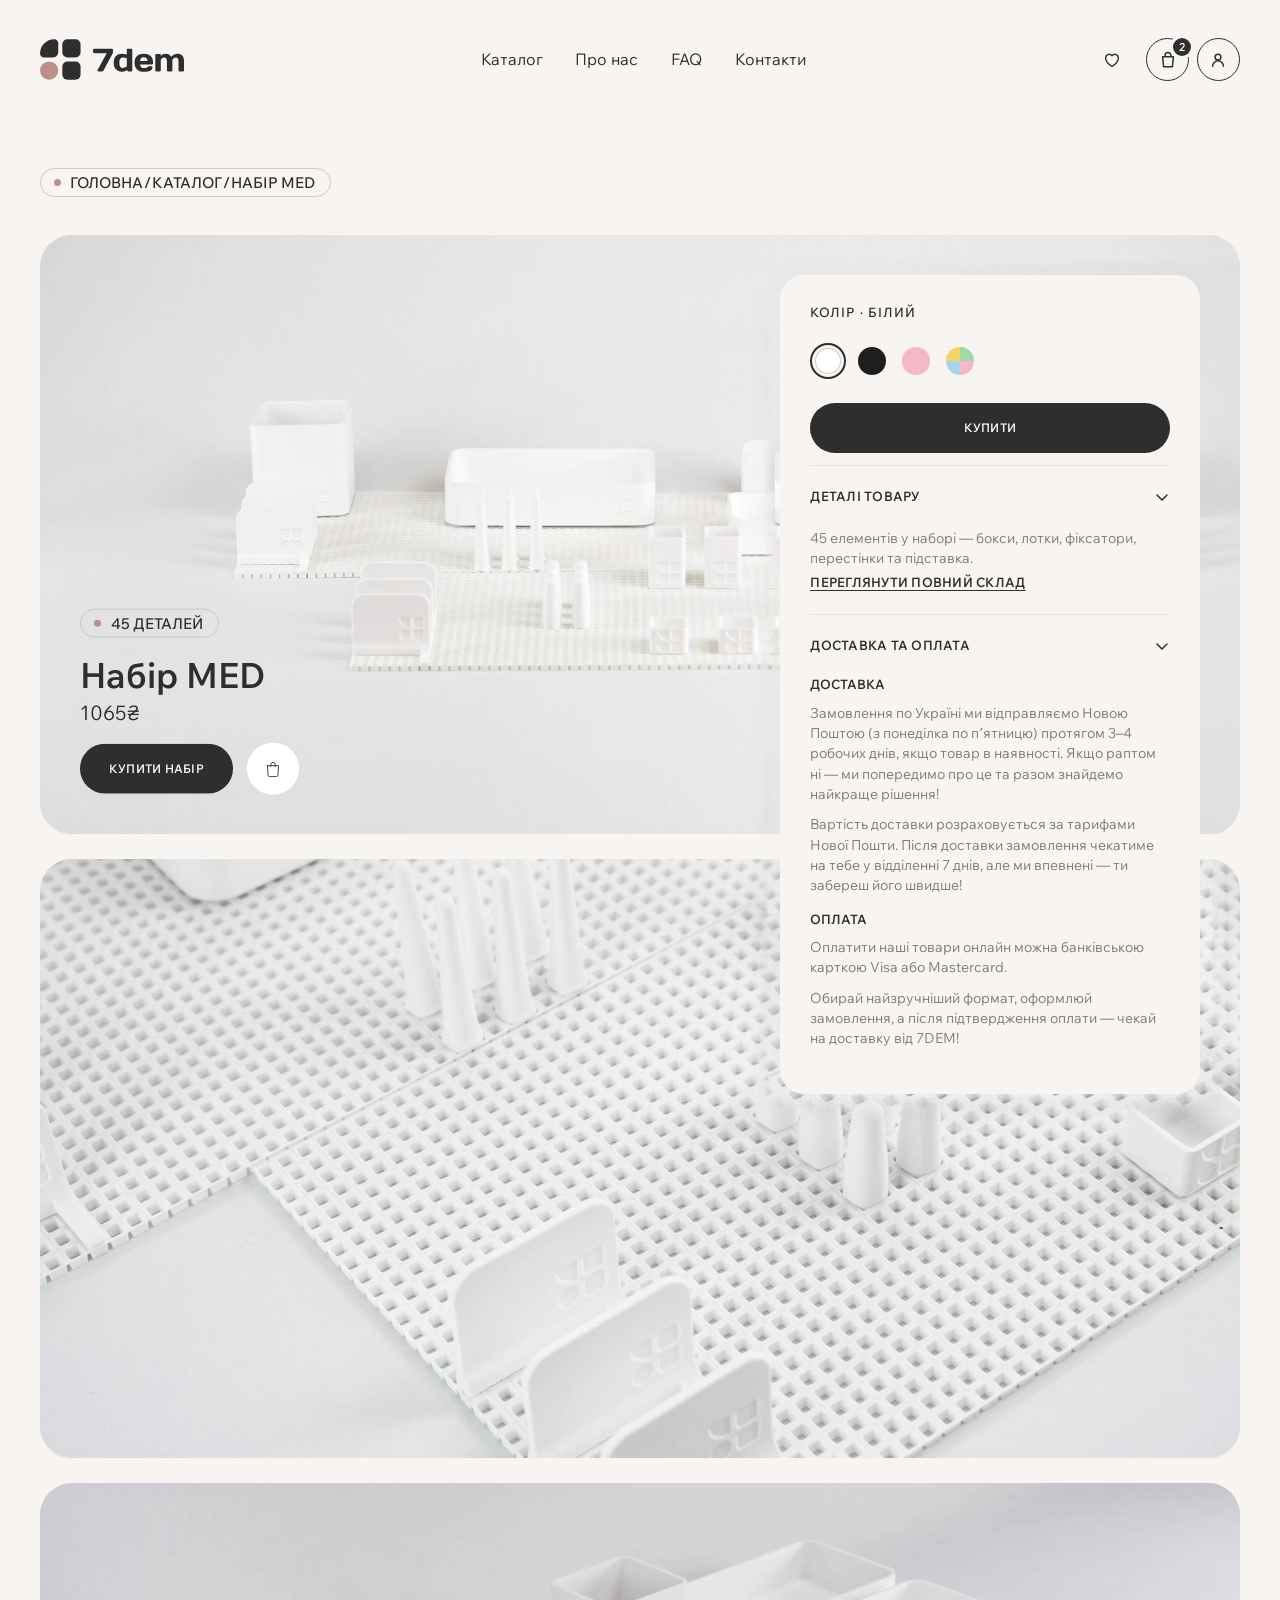
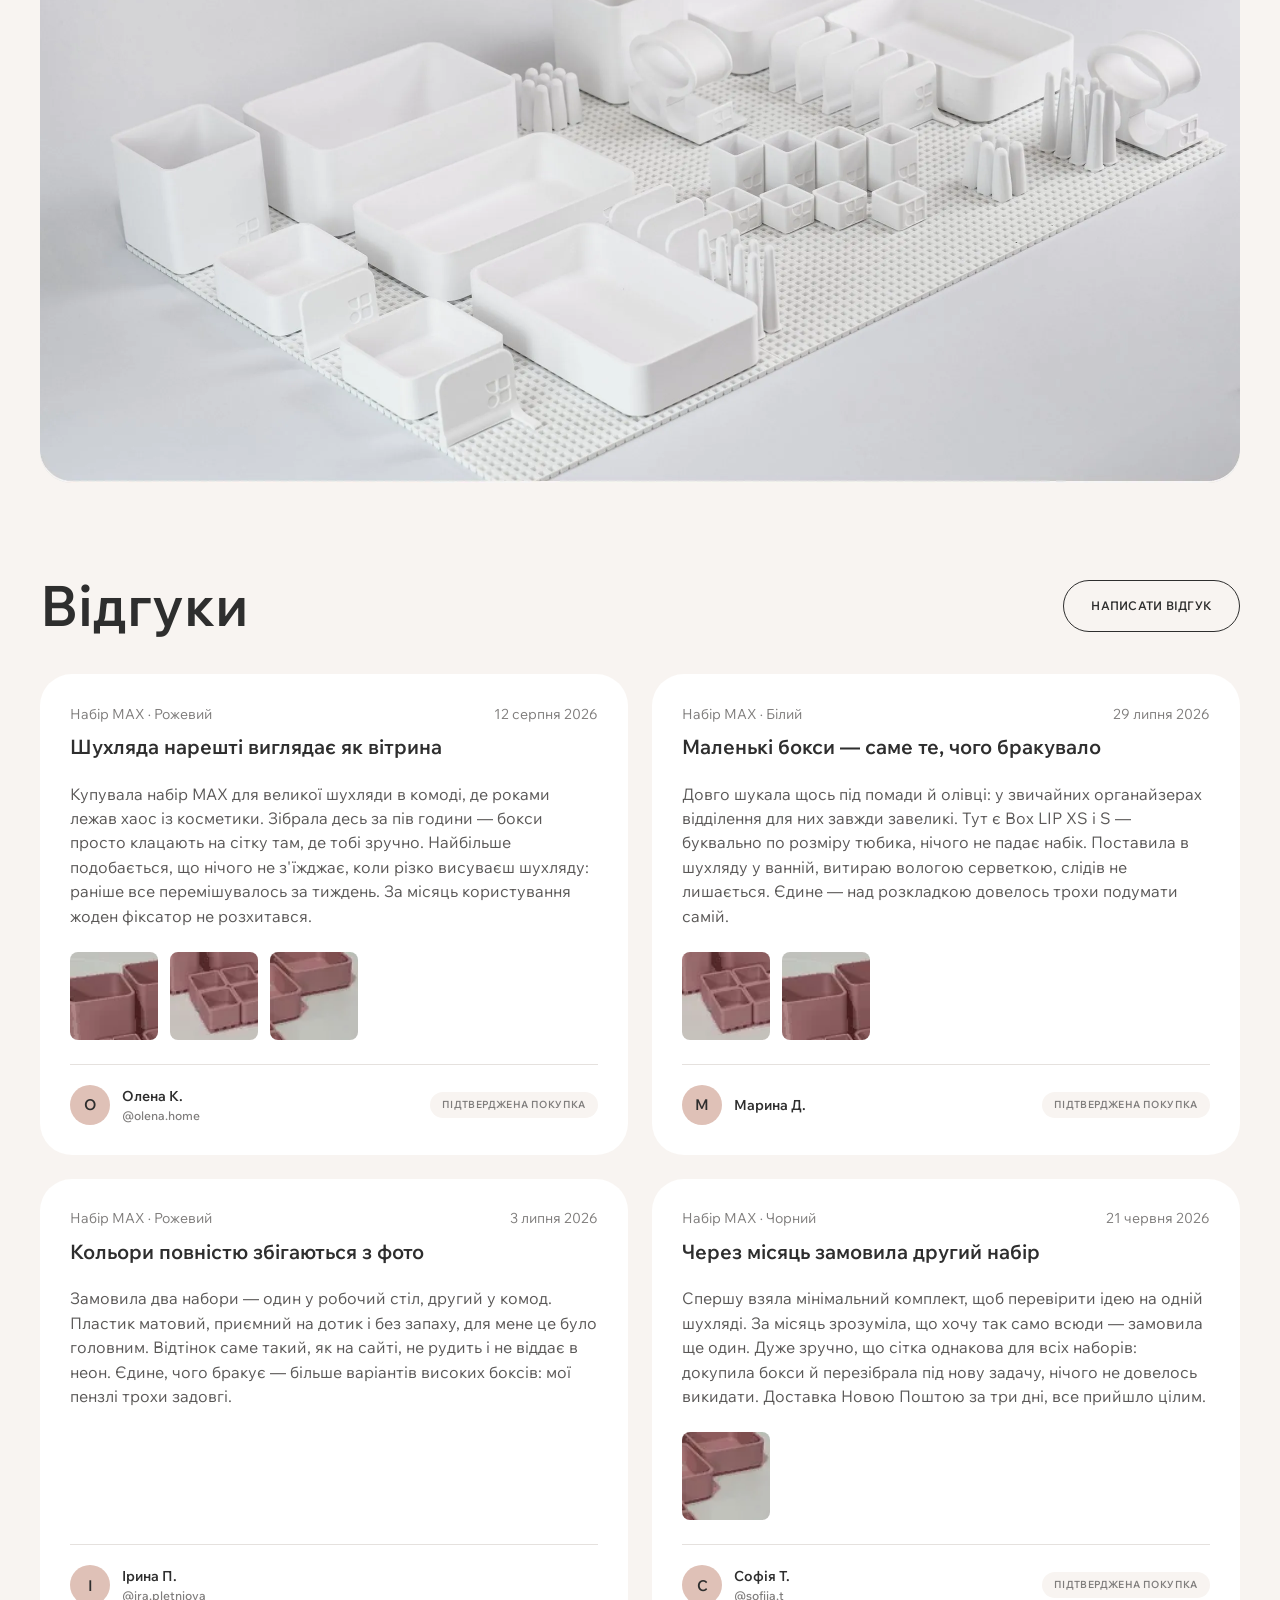
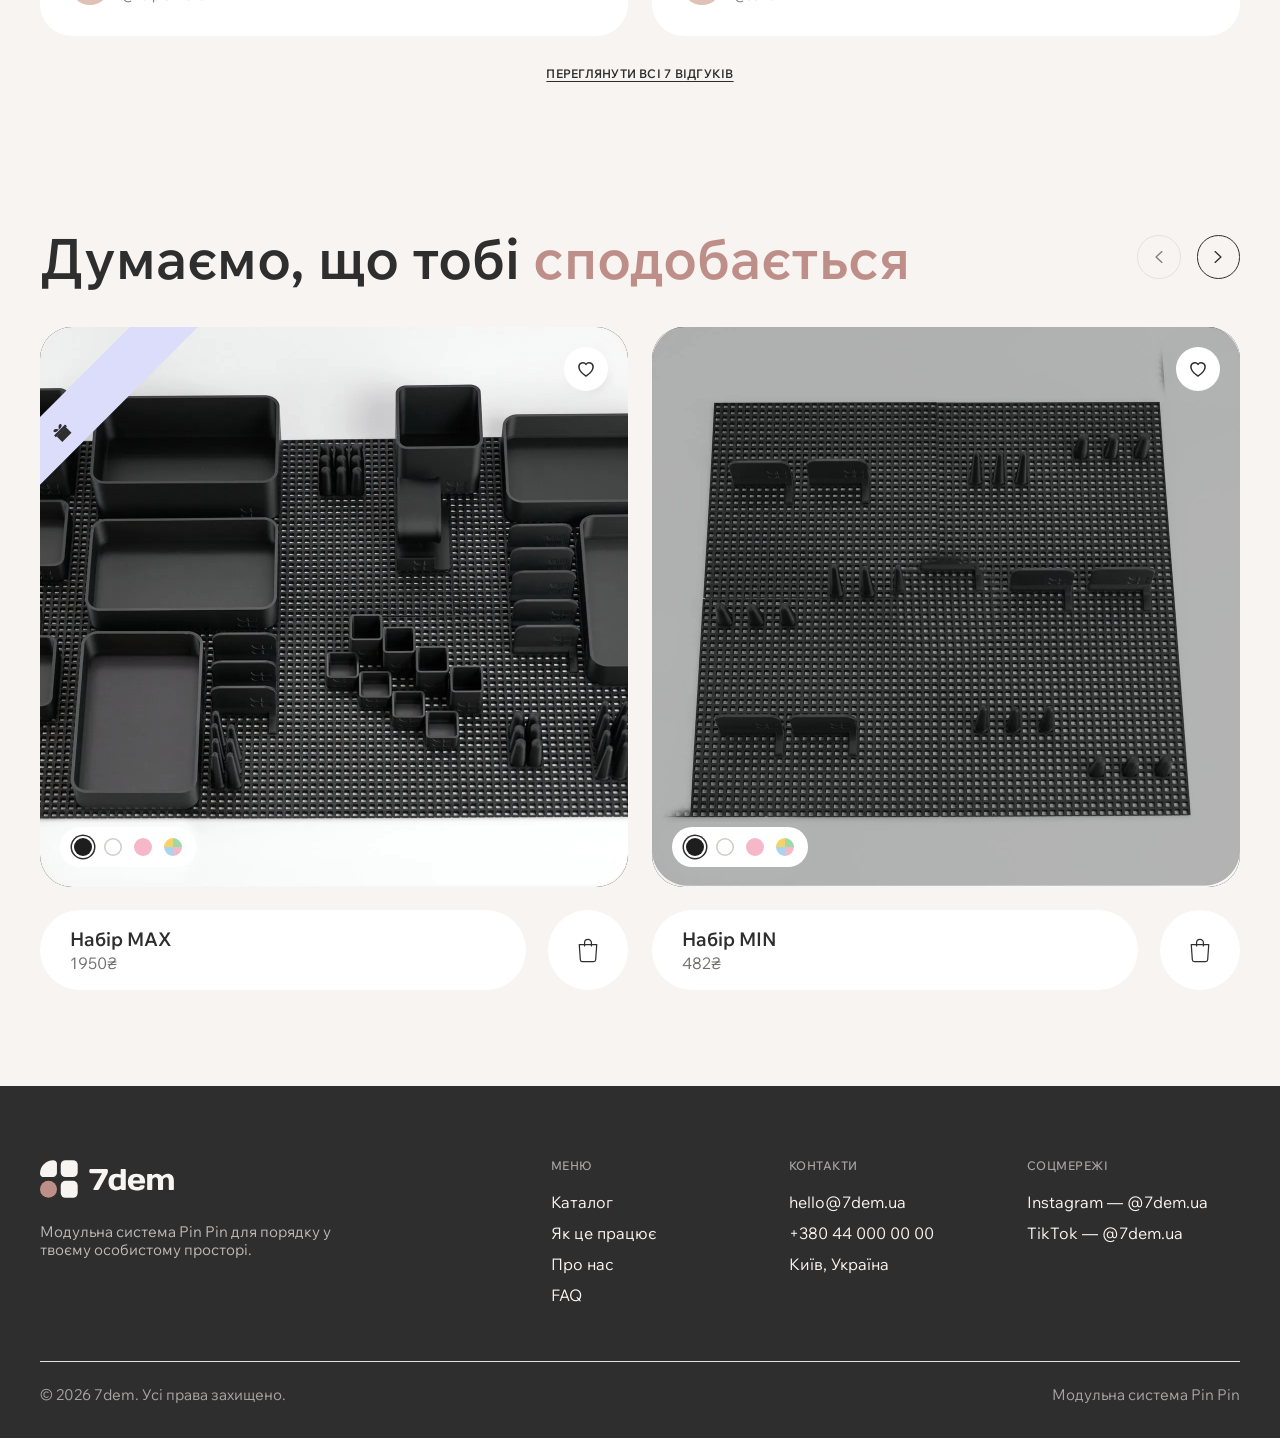
<file: product-card.html>
<!doctype html>
<html lang="uk">
	<head>
		<meta charset="UTF-8">
		<meta name="viewport" content="width=device-width, initial-scale=1.0">
		<link rel="shortcut icon" href="./assets/img/favicon.ico">
		<meta name="description" content="Стартовий набір MAX модульної системи Pin Pin: 65 елементів — бокси, лотки, фіксатори, перестінки та підставка.">
		<!--
Страхувальна сітка для появи секцій (@components/effects/reveal): без JS
ніхто не зніме початковий opacity: 0 з [data-fls-reveal*].
-->
		<noscript>
			<style>
				[data-fls-reveal],
			[data-fls-reveal-group] > * { opacity: 1 !important; transform: none !important; }
			</style>
		</noscript>
		<title>Набір MAX — 7dem</title>
		<script type="module" crossorigin="" src="./js/product-card.min.js?v=1790749768249"></script>
		<link rel="modulepreload" crossorigin="" href="./js/common.min.js?v=1790749768249">
		<link rel="modulepreload" crossorigin="" href="./js/main.min.js?v=1790749768249">
		<link rel="modulepreload" crossorigin="" href="./js/swiper.min.js?v=1790749768249">
		<link rel="modulepreload" crossorigin="" href="./js/shopcard.min.js?v=1790749768249">
		<link rel="modulepreload" crossorigin="" href="./js/productrelated.min.js?v=1790749768249">
		<link rel="modulepreload" crossorigin="" href="./js/popup.min.js?v=1790749768249">
		<link rel="modulepreload" crossorigin="" href="./js/spollers.min.js?v=1790749768249">
		<link rel="stylesheet" crossorigin="" href="./css/common.min.css?v=1790749768249">
		<link rel="stylesheet" crossorigin="" href="./css/main.min.css?v=1790749768249">
		<link rel="stylesheet" crossorigin="" href="./css/shopcard.min.css?v=1790749768249">
		<link rel="stylesheet" crossorigin="" href="./css/productrelated.min.css?v=1790749768249">
		<link rel="stylesheet" crossorigin="" href="./css/popup.min.css?v=1790749768249">
		<link rel="stylesheet" crossorigin="" href="./css/spollers.min.css?v=1790749768249">
		<link rel="stylesheet" crossorigin="" href="./css/product-card.min.css?v=1790749768249">
		<link rel="stylesheet" crossorigin="" href="./css/tabletext.min.css?v=1790749768249">
	</head>
	<body>
		<div class="wrapper">
			<!--
Порт: src/shopify/relax-theme/sections/header.liquid (header_style relax), стилі — frontend/styles/header-relax.scss.
2026-09-29 ваніль оновлено за редизайном (Homepage.png): логотип @img/logo.svg, меню з 4 пунктів,
праворуч три іконки замість кнопок «Кошик»/«log in». 2026-09-29 порт синхронізовано з ваніллю.
-->
			<header data-fls-header="" data-fls-header-scroll="" class="header">
				<div class="header__container">
					<div class="header__content">
						<!--
Логотип — вміст @img/logo.svg інлайном (іконка + напис «7dem»): темні частини
fill: currentColor (ховер і білий варіант у підвалі), кружечок — розовий класом
-->
						<a href="index.html" class="header__logo" aria-label="7dem">
							<svg class="header__logo-img" viewbox="0 0 105 29" fill="none" xmlns="http://www.w3.org/2000/svg" aria-hidden="true">
								<path d="M0 10.2426C0 4.64098 4.541 0.0999756 10.1426 0.0999756C11.6986 0.0999756 12.96 1.36136 12.96 2.91737V9.45997C12.96 11.4482 11.3482 13.06 9.36 13.06H2.81739C1.26139 13.06 0 11.7986 0 10.2426Z" fill="currentColor"></path>
								<rect x="15.8401" y="0.0999756" width="12.96" height="12.96" rx="3.6" fill="currentColor"></rect>
								<circle class="header__logo-dot" cx="6.48" cy="22.4199" r="6.48"></circle>
								<rect x="15.8401" y="15.9399" width="12.96" height="12.96" rx="3.6" fill="currentColor"></rect>
								<path d="M37.6649 8.99375V7.93625C37.6649 7.64375 37.7737 7.3925 37.9912 7.1825C38.2087 6.9725 38.4637 6.8675 38.7562 6.8675H50.8049C51.0974 6.8675 51.3487 6.9725 51.5587 7.1825C51.7762 7.3925 51.8849 7.64375 51.8849 7.93625V8.97125C51.8849 9.48875 51.6562 10.1712 51.1987 11.0187L45.2924 21.9425C44.9099 22.6475 44.4187 23 43.8187 23H41.5124C41.2124 23 40.9987 22.9025 40.8712 22.7075C40.7512 22.505 40.7512 22.2875 40.8712 22.055L47.3737 10.0512H38.7562C38.4487 10.0512 38.1899 9.95 37.9799 9.7475C37.7699 9.5375 37.6649 9.28625 37.6649 8.99375ZM57.8704 23.225C56.3029 23.225 54.9904 22.6737 53.9329 21.5712C52.8829 20.4687 52.3579 18.89 52.3579 16.835C52.3579 14.7725 52.9016 13.1937 53.9891 12.0987C55.0841 10.9962 56.5541 10.445 58.3991 10.445C59.3516 10.445 60.4354 10.6362 61.6504 11.0187V7.565C61.6504 7.3625 61.7141 7.1975 61.8416 7.07C61.9766 6.935 62.1416 6.8675 62.3366 6.8675H64.8454C65.0479 6.8675 65.2129 6.935 65.3404 7.07C65.4754 7.1975 65.5429 7.3625 65.5429 7.565V22.3137C65.5429 22.5087 65.4754 22.6737 65.3404 22.8087C65.2129 22.9362 65.0479 23 64.8454 23H62.6854C62.4829 23 62.3179 22.9362 62.1904 22.8087C62.0629 22.6737 61.9991 22.5087 61.9991 22.3137V21.965C60.8141 22.805 59.4379 23.225 57.8704 23.225ZM59.2091 13.1675C58.1741 13.1675 57.4429 13.46 57.0154 14.045C56.5879 14.6225 56.3741 15.5525 56.3741 16.835C56.3741 18.1175 56.5766 19.0512 56.9816 19.6362C57.3866 20.2212 57.9941 20.5137 58.8041 20.5137C59.6216 20.5137 60.5704 20.1762 61.6504 19.5012V13.6175C60.6829 13.3175 59.8691 13.1675 59.2091 13.1675ZM68.8846 21.5825C67.7296 20.4875 67.1521 18.9125 67.1521 16.8575C67.1521 14.795 67.7333 13.2125 68.8958 12.11C70.0583 11 71.6708 10.445 73.7333 10.445C75.7958 10.445 77.4046 10.985 78.5596 12.065C79.7146 13.1375 80.2921 14.6787 80.2921 16.6887V17.33C80.2921 17.5325 80.2246 17.7012 80.0896 17.8362C79.9621 17.9637 79.7971 18.0275 79.5946 18.0275H71.1233C71.1983 18.95 71.4608 19.6212 71.9108 20.0412C72.3683 20.4612 73.0958 20.6712 74.0933 20.6712C75.0908 20.6712 75.7733 20.4462 76.1408 19.9962C76.5083 19.5462 76.9621 19.3175 77.5021 19.31H79.1783C79.3808 19.31 79.5458 19.3775 79.6733 19.5125C79.8083 19.64 79.8758 19.805 79.8758 20.0075C79.8758 22.16 77.8246 23.2325 73.7221 23.225C71.6521 23.225 70.0396 22.6775 68.8846 21.5825ZM71.1008 15.6537H76.3321C76.2571 13.8837 75.3871 12.9987 73.7221 12.9987C72.0646 12.9987 71.1908 13.8837 71.1008 15.6537ZM81.9013 22.3137V11.3675C81.9013 11.165 81.965 11 82.0925 10.8725C82.2275 10.7375 82.3925 10.67 82.5875 10.67H85.1075C85.31 10.67 85.475 10.7375 85.6025 10.8725C85.73 11 85.7938 11.165 85.7938 11.3675V12.0762C86.3338 11.5512 86.8625 11.15 87.38 10.8725C87.905 10.5875 88.535 10.445 89.27 10.445C91.0175 10.445 92.3413 11.165 93.2413 12.605C94.6363 11.1575 96.065 10.4375 97.5275 10.445C98.9975 10.445 100.156 10.8875 101.004 11.7725C101.859 12.65 102.286 14.0112 102.286 15.8562V22.3137C102.286 22.5162 102.223 22.6812 102.095 22.8087C101.968 22.9362 101.803 23 101.6 23H99.0913C98.8888 23 98.72 22.9362 98.585 22.8087C98.4575 22.6737 98.3938 22.5087 98.3938 22.3137V15.8562C98.3938 14.0562 97.7413 13.16 96.4363 13.1675C95.6413 13.1675 94.82 13.7412 93.9725 14.8887C94.0175 15.2112 94.04 15.5337 94.04 15.8562V22.3137C94.04 22.5162 93.9725 22.6812 93.8375 22.8087C93.71 22.9362 93.5488 23 93.3538 23H90.845C90.6425 23 90.4738 22.9362 90.3388 22.8087C90.2113 22.6737 90.1475 22.5087 90.1475 22.3137V15.8562C90.1475 14.0562 89.495 13.16 88.19 13.1675C87.3575 13.1675 86.5588 13.7037 85.7938 14.7762V22.3137C85.7938 22.5162 85.7263 22.6812 85.5913 22.8087C85.4638 22.9362 85.3025 23 85.1075 23H82.5875C82.385 23 82.22 22.9362 82.0925 22.8087C81.965 22.6812 81.9013 22.5162 81.9013 22.3137Z" fill="currentColor"></path>
							</svg>
						</a>
						<div class="header__menu menu">
							<nav class="menu__body">
								<ul class="menu__list">
									<!-- 2026-09-29 редизайн: «Як це працює» і «Доставка» з шапки прибрано (лишились у підвалі) -->
									<li class="menu__item">
										<a href="cataloge.html" class="menu__link">Каталог</a>
									</li>
									<li class="menu__item">
										<a href="about.html" class="menu__link">Про нас</a>
									</li>
									<li class="menu__item">
										<a href="faq.html" class="menu__link">FAQ</a>
									</li>
									<li class="menu__item">
										<a href="#" class="menu__link">Контакти</a>
									</li>
								</ul>
								<div class="menu__actions-mob"></div>
							</nav>
						</div>
						<!--
<fetch url="@components/layout/menu/menu.json">
<each loop='item in response'>
</each>
</fetch>
-->
						<div class="header__actions">
							<!--
«Збережене»: лічильник оновлює layout/bookmarks (localStorage),
атрибут data-fls-bookmarks-count і підвантажує цей модуль на кожній сторінці
-->
							<a href="saved.html" class="header__saved" aria-label="Збережене">
								<svg viewbox="0 0 24 24" fill="none" aria-hidden="true">
									<path d="M12 20.5S3.5 15.4 3.5 9.2A4.7 4.7 0 0 1 12 6.4a4.7 4.7 0 0 1 8.5 2.8c0 6.2-8.5 11.3-8.5 11.3Z" stroke="currentColor" stroke-width="1.8" stroke-linejoin="round"></path>
								</svg>
								<span class="header__count header__count--saved" data-fls-bookmarks-count="" hidden>0</span>
							</a>
							<!--
Кошик: у ванілі — посилання на сторінку кошика (custom/cartlist), лічильник статичний
(як у макеті); у темі кошик відкриває вендорський cart-drawer, число — cart.item_count
-->
							<a href="cart.html" class="header__circle" aria-label="Кошик">
								<svg viewbox="0 0 24 24" fill="none" aria-hidden="true">
									<path d="M8.5 8V6.5a3.5 3.5 0 0 1 7 0V8M5.5 8h13l-1.2 12h-10.6L5.5 8Z" stroke="currentColor" stroke-width="1.8" stroke-linecap="round" stroke-linejoin="round"></path>
								</svg>
								<span class="header__count">2</span>
							</a>
							<!--
Кабінет: веде на ванільну сторінку входу (custom/authform). locals user (лише ваніль,
сторінки кабінету) — «увійшла» клієнтка: посилання одразу в кабінет. Лише через typeof:
голий плейсхолдер незаданого local у strictMode posthtml-expressions валить збірку
-->
							<a href="login.html" class="header__circle" aria-label="Увійти">
								<svg viewbox="0 0 24 24" fill="none" aria-hidden="true">
									<circle cx="12" cy="8.5" r="3.5" stroke="currentColor" stroke-width="1.8"></circle>
									<path d="M5.5 19.5a6.5 6.5 0 0 1 13 0" stroke="currentColor" stroke-width="1.8" stroke-linecap="round"></path>
								</svg>
							</a>
							<button type="button" data-fls-menu="" class="menu__icon icon-menu" aria-label="Меню">
								<span></span>
							</button>
						</div>
					</div>
				</div>
			</header>
			<main class="page">
				<div data-fls-productcard="" class="productcard">
					<!--
Порт: src/shopify/relax-theme/sections/productgallery.liquid (2026-09-15 синхронізовано з ваніллю).
Перший екран карточки товару (Figma 219:1898): фото стопкою + назва/ціна
поверх першого фото і панель покупки, що липне праворуч, поки гортаються фото.
Акордеони панелі — data-fls-spollers (layout/spollers), посилання на повний
склад відкриває попап productcomposition (layout/popup).
2026-09-30 ваніль оновлено за редизайном (Product-card.png, Purchase panel.png): пігулка-крихти
над фото, фото 1200×600 у контейнері (а не на всю ширину), підпис — лівий нижній кут першого фото
(пігулка «45 деталей», «Набір MED», ціна, «Купити набір» + біле коло з сумкою), панель — за 40 від
правого верхнього кута. Обидва розділи панелі відкриті, як у макеті, і згортаються («окошко можно
открыть/спрятать» — chrome_awxOH6exhd.png). У підписі кольору — назва вибраного («Колір · Білий»).
Товар — Набір MED (як на першому екрані макета; у крихтах макета помилково «Набір MAX»).
Фото білого набору вирізано з Product-card.png: під панеллю й підписом макета зафарбовано,
права третина першого кадру — віддзеркалена ліва (справжніх фото ще немає).
Порт у тему ще НЕ синхронізовано.
-->
					<section data-fls-productgallery="" data-fls-bookmarks-card="" class="productgallery" data-fls-reveal-load="">
						<div class="productgallery__container">
							<nav class="productgallery__crumbs" aria-label="Хлібні крихти">
								<a class="productgallery__crumb" href="index.html">Головна</a>
								/
								<a class="productgallery__crumb" href="cataloge.html">Каталог</a>
								/
								<span class="productgallery__crumb" aria-current="page">Набір MED</span>
							</nav>
							<div class="productgallery__body">
								<div class="productgallery__intro" data-fls-reveal-group="">
									<div data-fls-tabletext="" class="tabletext">45 деталей</div>
									<h1 class="productgallery__title">
										<span class="productgallery__name">Набір MED</span>
										<span class="productgallery__price">1065₴</span>
									</h1>
									<div class="productgallery__actions">
										<a href="#" class="productgallery__buy button button--caps button--background-black">Купити набір</a>
										<a href="cart.html" class="productgallery__bag" aria-label="Додати в кошик: Набір MED">
											<svg viewbox="0 0 32 38" fill="none" aria-hidden="true">
												<path d="M11 13V8.5a5 5 0 0 1 10 0V13M3.2 11h25.6l-1.6 22.2a3 3 0 0 1-3 2.8H7.8a3 3 0 0 1-3-2.8L3.2 11Z" stroke="currentColor" stroke-width="2" stroke-linecap="round" stroke-linejoin="round"></path>
											</svg>
										</a>
									</div>
								</div>
								<ul class="productgallery__photos" data-fls-reveal-group="">
									<!-- Перше фото — кадри кольорів один на одному, видно вибраний у панелі -->
									<li class="productgallery__photo" data-productgallery-media="">
										<picture>
											<source media="(max-width: 600px)" srcset="./assets/img/product/white-1-600.webp" type="image/webp">
											<source media="(max-width: 1200px)" srcset="./assets/img/product/white-1-1200.webp" type="image/webp">
											<img alt="Набір MED, білий" width="2400" height="1200" data-productgallery-photo="white" class="--active" fetchpriority="high" src="./assets/img/product/white-1.webp">
										</picture>
										<picture>
											<source media="(max-width: 600px)" srcset="./assets/img/about/video-set-black-600.webp" type="image/webp">
											<source media="(max-width: 1200px)" srcset="./assets/img/about/video-set-black-1200.webp" type="image/webp">
											<img alt="Набір MED, чорний" width="2400" height="940" data-productgallery-photo="black" loading="lazy" src="./assets/img/about/video-set-black.webp">
										</picture>
										<picture>
											<source media="(max-width: 600px)" srcset="./assets/img/about/hero-set-pink-600.webp" type="image/webp">
											<source media="(max-width: 1200px)" srcset="./assets/img/about/hero-set-pink-1200.webp" type="image/webp">
											<img alt="Набір MED, рожевий" width="2402" height="1120" data-productgallery-photo="blush" loading="lazy" src="./assets/img/about/hero-set-pink.webp">
										</picture>
										<picture>
											<source media="(max-width: 600px)" srcset="./assets/img/about/set-colored-600.webp" type="image/webp">
											<img alt="Набір MED, різнокольоровий" width="1178" height="638" data-productgallery-photo="mixed" loading="lazy" src="./assets/img/about/set-colored.webp">
										</picture>
									</li>
									<li class="productgallery__photo">
										<picture>
											<source media="(max-width: 600px)" srcset="./assets/img/product/white-2-600.webp" type="image/webp">
											<source media="(max-width: 1200px)" srcset="./assets/img/product/white-2-1200.webp" type="image/webp">
											<img alt="Фіксатори й перестінки на базовій сітці" width="2400" height="1200" loading="lazy" src="./assets/img/product/white-2.webp">
										</picture>
									</li>
									<li class="productgallery__photo">
										<picture>
											<source media="(max-width: 600px)" srcset="./assets/img/product/white-3-600.webp" type="image/webp">
											<source media="(max-width: 1200px)" srcset="./assets/img/product/white-3-1200.webp" type="image/webp">
											<img alt="Бокси, лотки й фіксатори на сітці" width="2400" height="1200" loading="lazy" src="./assets/img/product/white-3.webp">
										</picture>
									</li>
								</ul>
								<div class="productgallery__aside" data-fls-reveal="fade">
									<div class="productgallery__panel">
										<div class="productgallery__colors">
											<p class="productgallery__label">
												Колір ·
												<span data-productgallery-color-name="">Білий</span>
											</p>
											<div class="productgallery__swatches" role="radiogroup" aria-label="Колір">
												<button type="button" role="radio" aria-checked="true" aria-label="Білий" data-productgallery-color="white" class="productgallery__swatch productgallery__swatch--white productgallery__swatch--active"></button>
												<button type="button" role="radio" aria-checked="false" aria-label="Чорний" data-productgallery-color="black" class="productgallery__swatch productgallery__swatch--ink"></button>
												<button type="button" role="radio" aria-checked="false" aria-label="Рожевий" data-productgallery-color="blush" class="productgallery__swatch productgallery__swatch--rose"></button>
												<button type="button" role="radio" aria-checked="false" aria-label="Різнокольоровий" data-productgallery-color="mixed" class="productgallery__swatch productgallery__swatch--mixed"></button>
											</div>
										</div>
										<a href="#" class="productgallery__cta button button--caps button--background-black">Купити</a>
										<div class="productgallery__details" data-fls-spollers="" data-fls-spollers-speed="300">
											<details class="productgallery__item" data-fls-spollers-open="" open>
												<summary class="productgallery__summary">
													Деталі товару
													<svg class="productgallery__chevron" viewbox="0 0 16 16" fill="none" aria-hidden="true">
														<path d="M6 3L11 8L6 13" stroke="currentColor" stroke-width="1.5" stroke-linecap="round" stroke-linejoin="round"></path>
													</svg>
												</summary>
												<div class="productgallery__content">
													<p class="productgallery__text">
														45 елементів у наборі — бокси, лотки, фіксатори, перестінки та
									підставка.
													</p>
													<button type="button" class="productgallery__more" data-fls-popup-link="composition">Переглянути
									повний склад</button>
												</div>
											</details>
											<details class="productgallery__item" data-fls-spollers-open="" open>
												<summary class="productgallery__summary">
													Доставка та оплата
													<svg class="productgallery__chevron" viewbox="0 0 16 16" fill="none" aria-hidden="true">
														<path d="M6 3L11 8L6 13" stroke="currentColor" stroke-width="1.5" stroke-linecap="round" stroke-linejoin="round"></path>
													</svg>
												</summary>
												<div class="productgallery__content">
													<p class="productgallery__subtitle">Доставка</p>
													<p class="productgallery__text">
														Замовлення по Україні ми відправляємо Новою Поштою (з понеділка
									по пʼятницю) протягом 3–4 робочих днів, якщо товар в наявності. Якщо раптом ні — ми
									попередимо про це та разом знайдемо найкраще рішення!
													</p>
													<p class="productgallery__text">
														Вартість доставки розраховується за тарифами Нової Пошти. Після
									доставки замовлення чекатиме на тебе у відділенні 7 днів, але ми впевнені — ти забереш його
									швидше!
													</p>
													<p class="productgallery__subtitle">Оплата</p>
													<p class="productgallery__text">
														Оплатити наші товари онлайн можна банківською карткою Visa або
									Mastercard.
													</p>
													<p class="productgallery__text">
														Обирай найзручніший формат, оформлюй замовлення, а після
									підтвердження оплати — чекай на доставку від 7DEM!
													</p>
												</div>
											</details>
										</div>
									</div>
								</div>
							</div>
						</div>
					</section>
					<!--
Порт: src/shopify/relax-theme/sections/productreviews.liquid (2026-09-15 синхронізовано з ваніллю).
Відгуки на карточці товару (Figma 219:2020). Кнопка «написати відгук»
відкриває попап productreviewform (layout/popup).
2026-09-30 ваніль оновлено за редизайном (Product-card.png): контурна кнопка без стрілки, картки без рамки.
Порт у тему ще НЕ синхронізовано.
-->
					<section data-fls-productreviews="" class="productreviews">
						<div class="productreviews__container" data-fls-reveal-group="" data-fls-watcher="" data-fls-watcher-once="">
							<div class="productreviews__head">
								<h2 class="productreviews__title">Відгуки</h2>
								<button type="button" class="productreviews__write" data-fls-popup-link="review">написати відгук</button>
							</div>
							<ul class="productreviews__list" data-fls-reveal-group="" data-fls-watcher="" data-fls-watcher-once="">
								<li class="productreviews__card">
									<div class="productreviews__top">
										<p class="productreviews__meta">Набір MAX · Рожевий</p>
										<time class="productreviews__date" datetime="2026-08-12">12 серпня 2026</time>
									</div>
									<h3 class="productreviews__heading">Шухляда нарешті виглядає як вітрина</h3>
									<p class="productreviews__text">
										Купувала набір MAX для великої шухляди в комоді, де роками лежав хаос із
					косметики. Зібрала десь за пів години — бокси просто клацають на сітку там, де тобі зручно. Найбільше
					подобається, що нічого не з'їжджає, коли різко висуваєш шухляду: раніше все перемішувалось за тиждень.
					За місяць користування жоден фіксатор не розхитався.
									</p>
									<ul class="productreviews__photos">
										<li>
											<picture>
												<img alt="Фото від покупця" width="88" height="88" src="./assets/img/product/review-1.webp">
											</picture>
										</li>
										<li>
											<picture>
												<img alt="Фото від покупця" width="88" height="88" src="./assets/img/product/review-2.webp">
											</picture>
										</li>
										<li>
											<picture>
												<img alt="Фото від покупця" width="88" height="88" src="./assets/img/product/review-3.webp">
											</picture>
										</li>
									</ul>
									<div class="productreviews__author">
										<span class="productreviews__avatar" aria-hidden="true">О</span>
										<div class="productreviews__person">
											<p class="productreviews__name">Олена К.</p>
											<p class="productreviews__nick">@olena.home</p>
										</div>
										<span class="productreviews__badge">Підтверджена покупка</span>
									</div>
								</li>
								<li class="productreviews__card">
									<div class="productreviews__top">
										<p class="productreviews__meta">Набір MAX · Білий</p>
										<time class="productreviews__date" datetime="2026-07-29">29 липня 2026</time>
									</div>
									<h3 class="productreviews__heading">Маленькі бокси — саме те, чого бракувало</h3>
									<p class="productreviews__text">
										Довго шукала щось під помади й олівці: у звичайних органайзерах
					відділення для них завжди завеликі. Тут є Box LIP XS і S — буквально по розміру тюбика, нічого не падає
					набік. Поставила в шухляду у ванній, витираю вологою серветкою, слідів не лишається. Єдине — над
					розкладкою довелось трохи подумати самій.
									</p>
									<ul class="productreviews__photos">
										<li>
											<picture>
												<img alt="Фото від покупця" width="88" height="88" src="./assets/img/product/review-2.webp">
											</picture>
										</li>
										<li>
											<picture>
												<img alt="Фото від покупця" width="88" height="88" src="./assets/img/product/review-1.webp">
											</picture>
										</li>
									</ul>
									<div class="productreviews__author">
										<span class="productreviews__avatar" aria-hidden="true">М</span>
										<div class="productreviews__person">
											<p class="productreviews__name">Марина Д.</p>
										</div>
										<span class="productreviews__badge">Підтверджена покупка</span>
									</div>
								</li>
								<li class="productreviews__card">
									<div class="productreviews__top">
										<p class="productreviews__meta">Набір MAX · Рожевий</p>
										<time class="productreviews__date" datetime="2026-07-03">3 липня 2026</time>
									</div>
									<h3 class="productreviews__heading">Кольори повністю збігаються з фото</h3>
									<p class="productreviews__text">
										Замовила два набори — один у робочий стіл, другий у комод. Пластик
					матовий, приємний на дотик і без запаху, для мене це було головним. Відтінок саме такий, як на сайті, не
					рудить і не віддає в неон. Єдине, чого бракує — більше варіантів високих боксів: мої пензлі трохи
					задовгі.
									</p>
									<div class="productreviews__author">
										<span class="productreviews__avatar" aria-hidden="true">І</span>
										<div class="productreviews__person">
											<p class="productreviews__name">Ірина П.</p>
											<p class="productreviews__nick">@ira.pletniova</p>
										</div>
									</div>
								</li>
								<li class="productreviews__card">
									<div class="productreviews__top">
										<p class="productreviews__meta">Набір MAX · Чорний</p>
										<time class="productreviews__date" datetime="2026-06-21">21 червня 2026</time>
									</div>
									<h3 class="productreviews__heading">Через місяць замовила другий набір</h3>
									<p class="productreviews__text">
										Спершу взяла мінімальний комплект, щоб перевірити ідею на одній шухляді.
					За місяць зрозуміла, що хочу так само всюди — замовила ще один. Дуже зручно, що сітка однакова для всіх
					наборів: докупила бокси й перезібрала під нову задачу, нічого не довелось викидати. Доставка Новою
					Поштою за три дні, все прийшло цілим.
									</p>
									<ul class="productreviews__photos">
										<li>
											<picture>
												<img alt="Фото від покупця" width="88" height="88" src="./assets/img/product/review-3.webp">
											</picture>
										</li>
									</ul>
									<div class="productreviews__author">
										<span class="productreviews__avatar" aria-hidden="true">С</span>
										<div class="productreviews__person">
											<p class="productreviews__name">Софія Т.</p>
											<p class="productreviews__nick">@sofiia.t</p>
										</div>
										<span class="productreviews__badge">Підтверджена покупка</span>
									</div>
								</li>
							</ul>
							<div class="productreviews__footer">
								<a href="#" class="productreviews__all">Переглянути всі 7 відгуків</a>
							</div>
						</div>
					</section>
					<!--
Порт: src/shopify/relax-theme/sections/productrelated.liquid (2026-09-15 синхронізовано з ваніллю).
«Думаємо, що тобі сподобається» (Figma 219:2016) + хлібні крихти внизу
сторінки. Стрічка карток — Swiper, ініціалізація в productrelated.js
окремо для кожної секції (навігація шукається всередині неї).
Необов'язкові locals (лише ваніль; без них розмітка = порт, синхронізувати нічого):
title / accent — заголовок і його рожевий хвіст (accent "" — без хвоста; кошик: "Доповни набір");
nav "round" — стрілки в колах 56px, як на макетах кошика й кабінету (Cart — Desktop.png);
crumbs "no" — без хлібних крихт (сторінки, де товару немає);
variant "large" — редизайн 2026-09-30 (Product-card.png): великі картки custom/shopcard по 2 в ряд,
стрілки в колах, без крихт унизу (крихти тепер угорі productgallery). Лише карточка товару;
кошик і кабінет лишаються на старій картці. Порт у тему ще НЕ синхронізовано.
-->
					<section data-fls-productrelated="" class="productrelated productrelated--round productrelated--large">
						<div class="productrelated__container" data-fls-reveal-group="" data-fls-watcher="" data-fls-watcher-once="">
							<div class="productrelated__head">
								<h2 class="productrelated__title">
									Думаємо, що тобі
									<span class="productrelated__title-accent">сподобається</span>
								</h2>
								<div class="productrelated__nav">
									<button type="button" class="productrelated__arrow productrelated__arrow--prev" aria-label="Попередні товари">
										<svg viewbox="0 0 24 24" fill="none" aria-hidden="true">
											<path d="M15.5 5.5L8.5 12L15.5 18.5" stroke="currentColor" stroke-width="1.6" stroke-linecap="round" stroke-linejoin="round"></path>
										</svg>
									</button>
									<button type="button" class="productrelated__arrow productrelated__arrow--next" aria-label="Наступні товари">
										<svg viewbox="0 0 24 24" fill="none" aria-hidden="true">
											<path d="M8.5 5.5L15.5 12L8.5 18.5" stroke="currentColor" stroke-width="1.6" stroke-linecap="round" stroke-linejoin="round"></path>
										</svg>
									</button>
								</div>
							</div>
							<div class="productrelated__slider swiper">
								<ul class="productrelated__wrapper swiper-wrapper">
									<!--
Картка товару «Card, Size=Large» (редизайн 2026-09-30: Catalogue.png, Product-card.png,
правила — «Картка товару — правила.png»). Спільна для cataloggrid і productrelated:
інклудиться в циклі з locals='{"item":{"id":"set-max","qty":0,"name":"Набір MAX","url":"product-card.html","price":1950,"unit":false,"min":1,"gift":true,"color":"black","colors":[{"mod":"black","label":"Чорний","img":"assets/img/catalog/set-max.jpg"},{"mod":"white","label":"Білий","img":"assets/img/product/white-3.jpg"},{"mod":"blush","label":"Рожевий","img":"assets/img/product/set-med-pink.jpg"},{"mod":"mixed","label":"Різнокольоровий","img":"assets/img/product/related-3.png"}]}}'. Порту в тему ще немає — при порті стане
сніпетом (snippets/shopcard.liquid) з даними з product/variants.
Поля item (усі обов'язкові — posthtml-expressions падає на невідомому local навіть у хибному if):
id     — ключ закладки (layout/bookmarks)
name   — назва; url — посилання на товар
price  — ціна за 1 шт, число (рядок «4 шт · 320₴» рахує shopcard.js)
unit   — true для деталей: ціна «80₴ / шт», false для наборів: «1950₴»
min    — мінімальне замовлення: кошик додає одразу стільки, «−» неактивний на мінімумі
qty    — стартова кількість у кошику (0 — сумка; у макеті MED = 2, Base = 4 — показ степпера)
gift   — стрічка «Подарунок» у куті
color  — колір, вибраний спочатку (без нього — перший)
colors — [{mod, label, img}]; img порожній — колір вибирається, але фото лишається поточне
(фото деталей є лише чорні, вирізані з Catalogue.png).
-->
									<li data-fls-shopcard="" class="shopcard" data-fls-bookmarks-card="" data-shopcard-card="" data-price="1950" data-min="1" data-qty="0">
										<div class="shopcard__media" data-shopcard-media="black">
											<a href="product-card.html" class="shopcard__photos" tabindex="-1" aria-hidden="true">
												<picture>
													<source media="(max-width: 600px)" srcset="./assets/img/catalog/set-max-600.webp" type="image/webp">
													<img class="shopcard__photo" alt="" data-shopcard-photo="black" width="1176" height="1120" loading="lazy" src="./assets/img/catalog/set-max.webp">
												</picture>
												<picture>
													<source media="(max-width: 600px)" srcset="./assets/img/product/white-3-600.webp" type="image/webp">
													<source media="(max-width: 1200px)" srcset="./assets/img/product/white-3-1200.webp" type="image/webp">
													<img class="shopcard__photo" alt="" data-shopcard-photo="white" width="1176" height="1120" loading="lazy" src="./assets/img/product/white-3.webp">
												</picture>
												<picture>
													<source media="(max-width: 600px)" srcset="./assets/img/product/set-med-pink-600.webp" type="image/webp">
													<img class="shopcard__photo" alt="" data-shopcard-photo="blush" width="1176" height="1120" loading="lazy" src="./assets/img/product/set-med-pink.webp">
												</picture>
												<picture>
													<source media="(max-width: 600px)" srcset="./assets/img/product/related-3-600.webp" type="image/webp">
													<source media="(max-width: 1200px)" srcset="./assets/img/product/related-3-1200.webp" type="image/webp">
													<img class="shopcard__photo" alt="" data-shopcard-photo="mixed" width="1176" height="1120" loading="lazy" src="./assets/img/product/related-3.webp">
												</picture>
												<!-- Стрілка по центру фото — з'являється при наведенні на картку -->
												<span class="shopcard__open">
													<svg viewbox="0 0 16 16" fill="none" aria-hidden="true">
														<path d="M4.5 11.5L11.5 4.5M11.5 4.5H5.8M11.5 4.5V10.2" stroke="currentColor" stroke-width="1.3" stroke-linecap="round" stroke-linejoin="round"></path>
													</svg>
												</span>
											</a>
											<span class="shopcard__ribbon">
												<svg viewbox="0 0 16 16" aria-hidden="true">
													<path d="M2 7h12v2H2zM3 9h10v6H3zM7.25 7h1.5v8h-1.5zM8 6.5C6.5 3 3.5 3.5 4 5.2 4.4 6.4 6.6 6.5 8 6.5Zm0 0c1.5-3.5 4.5-3 4-1.3-.4 1.2-2.6 1.3-4 1.3Z" fill="currentColor"></path>
												</svg>
												Подарунок
											</span>
											<button type="button" class="shopcard__save" data-fls-bookmarks-toggle="set-max" data-bookmark-title="Набір MAX" data-bookmark-price="1950 ₴" data-bookmark-url="product-card.html" data-bookmark-toast="Додано в обране" aria-pressed="false" aria-label="Зберегти в обране: Набір MAX">
												<svg viewbox="0 0 24 24" fill="none" aria-hidden="true">
													<path d="M12 20.5S3.5 15.4 3.5 9.2A4.7 4.7 0 0 1 12 6.4a4.7 4.7 0 0 1 8.5 2.8c0 6.2-8.5 11.3-8.5 11.3Z" stroke="currentColor" stroke-width="1.8" stroke-linejoin="round"></path>
												</svg>
											</button>
											<div class="shopcard__swatches" role="radiogroup" aria-label="Колір: Набір MAX">
												<button type="button" class="shopcard__swatch shopcard__swatch--black" role="radio" aria-checked="false" aria-label="Чорний" data-shopcard-color="black"></button>
												<button type="button" class="shopcard__swatch shopcard__swatch--white" role="radio" aria-checked="false" aria-label="Білий" data-shopcard-color="white"></button>
												<button type="button" class="shopcard__swatch shopcard__swatch--blush" role="radio" aria-checked="false" aria-label="Рожевий" data-shopcard-color="blush"></button>
												<button type="button" class="shopcard__swatch shopcard__swatch--mixed" role="radio" aria-checked="false" aria-label="Різнокольоровий" data-shopcard-color="mixed"></button>
											</div>
										</div>
										<div class="shopcard__body">
											<div class="shopcard__pill">
												<h3 class="shopcard__name">
													<a href="product-card.html">Набір MAX</a>
												</h3>
												<!-- Без JS — ціна за правилами; shopcard.js перемикає на «N шт · сума» після додавання -->
												<p class="shopcard__price" data-shopcard-price="" aria-live="polite">1950₴</p>
											</div>
											<button type="button" class="shopcard__add" data-shopcard-add="" aria-label="Додати в кошик: Набір MAX">
												<svg viewbox="0 0 32 38" fill="none" aria-hidden="true">
													<path d="M11 13V8.5a5 5 0 0 1 10 0V13M3.2 11h25.6l-1.6 22.2a3 3 0 0 1-3 2.8H7.8a3 3 0 0 1-3-2.8L3.2 11Z" stroke="currentColor" stroke-width="1.8" stroke-linecap="round" stroke-linejoin="round"></path>
												</svg>
											</button>
											<div class="shopcard__stepper" data-shopcard-stepper="" hidden>
												<button type="button" class="shopcard__step" data-shopcard-minus="" aria-label="Менше: Набір MAX">−</button>
												<span class="shopcard__qty" data-shopcard-qty="">0</span>
												<button type="button" class="shopcard__step" data-shopcard-plus="" aria-label="Більше: Набір MAX">+</button>
											</div>
										</div>
									</li>
									<!--
Картка товару «Card, Size=Large» (редизайн 2026-09-30: Catalogue.png, Product-card.png,
правила — «Картка товару — правила.png»). Спільна для cataloggrid і productrelated:
інклудиться в циклі з locals='{"item":{"id":"set-min","qty":0,"name":"Набір MIN","url":"product-card.html","price":482,"unit":false,"min":1,"gift":false,"color":"black","colors":[{"mod":"black","label":"Чорний","img":"assets/img/catalog/set-min.jpg"},{"mod":"white","label":"Білий","img":""},{"mod":"blush","label":"Рожевий","img":"assets/img/product/set-med-pink.jpg"},{"mod":"mixed","label":"Різнокольоровий","img":"assets/img/product/related-3.png"}]}}'. Порту в тему ще немає — при порті стане
сніпетом (snippets/shopcard.liquid) з даними з product/variants.
Поля item (усі обов'язкові — posthtml-expressions падає на невідомому local навіть у хибному if):
id     — ключ закладки (layout/bookmarks)
name   — назва; url — посилання на товар
price  — ціна за 1 шт, число (рядок «4 шт · 320₴» рахує shopcard.js)
unit   — true для деталей: ціна «80₴ / шт», false для наборів: «1950₴»
min    — мінімальне замовлення: кошик додає одразу стільки, «−» неактивний на мінімумі
qty    — стартова кількість у кошику (0 — сумка; у макеті MED = 2, Base = 4 — показ степпера)
gift   — стрічка «Подарунок» у куті
color  — колір, вибраний спочатку (без нього — перший)
colors — [{mod, label, img}]; img порожній — колір вибирається, але фото лишається поточне
(фото деталей є лише чорні, вирізані з Catalogue.png).
-->
									<li data-fls-shopcard="" class="shopcard" data-fls-bookmarks-card="" data-shopcard-card="" data-price="482" data-min="1" data-qty="0">
										<div class="shopcard__media" data-shopcard-media="black">
											<a href="product-card.html" class="shopcard__photos" tabindex="-1" aria-hidden="true">
												<picture>
													<source media="(max-width: 600px)" srcset="./assets/img/catalog/set-min-600.webp" type="image/webp">
													<img class="shopcard__photo" alt="" data-shopcard-photo="black" width="1176" height="1120" loading="lazy" src="./assets/img/catalog/set-min.webp">
												</picture>
												<picture>
													<source media="(max-width: 600px)" srcset="./assets/img/product/set-med-pink-600.webp" type="image/webp">
													<img class="shopcard__photo" alt="" data-shopcard-photo="blush" width="1176" height="1120" loading="lazy" src="./assets/img/product/set-med-pink.webp">
												</picture>
												<picture>
													<source media="(max-width: 600px)" srcset="./assets/img/product/related-3-600.webp" type="image/webp">
													<source media="(max-width: 1200px)" srcset="./assets/img/product/related-3-1200.webp" type="image/webp">
													<img class="shopcard__photo" alt="" data-shopcard-photo="mixed" width="1176" height="1120" loading="lazy" src="./assets/img/product/related-3.webp">
												</picture>
												<!-- Стрілка по центру фото — з'являється при наведенні на картку -->
												<span class="shopcard__open">
													<svg viewbox="0 0 16 16" fill="none" aria-hidden="true">
														<path d="M4.5 11.5L11.5 4.5M11.5 4.5H5.8M11.5 4.5V10.2" stroke="currentColor" stroke-width="1.3" stroke-linecap="round" stroke-linejoin="round"></path>
													</svg>
												</span>
											</a>
											<button type="button" class="shopcard__save" data-fls-bookmarks-toggle="set-min" data-bookmark-title="Набір MIN" data-bookmark-price="482 ₴" data-bookmark-url="product-card.html" data-bookmark-toast="Додано в обране" aria-pressed="false" aria-label="Зберегти в обране: Набір MIN">
												<svg viewbox="0 0 24 24" fill="none" aria-hidden="true">
													<path d="M12 20.5S3.5 15.4 3.5 9.2A4.7 4.7 0 0 1 12 6.4a4.7 4.7 0 0 1 8.5 2.8c0 6.2-8.5 11.3-8.5 11.3Z" stroke="currentColor" stroke-width="1.8" stroke-linejoin="round"></path>
												</svg>
											</button>
											<div class="shopcard__swatches" role="radiogroup" aria-label="Колір: Набір MIN">
												<button type="button" class="shopcard__swatch shopcard__swatch--black" role="radio" aria-checked="false" aria-label="Чорний" data-shopcard-color="black"></button>
												<button type="button" class="shopcard__swatch shopcard__swatch--white" role="radio" aria-checked="false" aria-label="Білий" data-shopcard-color="white"></button>
												<button type="button" class="shopcard__swatch shopcard__swatch--blush" role="radio" aria-checked="false" aria-label="Рожевий" data-shopcard-color="blush"></button>
												<button type="button" class="shopcard__swatch shopcard__swatch--mixed" role="radio" aria-checked="false" aria-label="Різнокольоровий" data-shopcard-color="mixed"></button>
											</div>
										</div>
										<div class="shopcard__body">
											<div class="shopcard__pill">
												<h3 class="shopcard__name">
													<a href="product-card.html">Набір MIN</a>
												</h3>
												<!-- Без JS — ціна за правилами; shopcard.js перемикає на «N шт · сума» після додавання -->
												<p class="shopcard__price" data-shopcard-price="" aria-live="polite">482₴</p>
											</div>
											<button type="button" class="shopcard__add" data-shopcard-add="" aria-label="Додати в кошик: Набір MIN">
												<svg viewbox="0 0 32 38" fill="none" aria-hidden="true">
													<path d="M11 13V8.5a5 5 0 0 1 10 0V13M3.2 11h25.6l-1.6 22.2a3 3 0 0 1-3 2.8H7.8a3 3 0 0 1-3-2.8L3.2 11Z" stroke="currentColor" stroke-width="1.8" stroke-linecap="round" stroke-linejoin="round"></path>
												</svg>
											</button>
											<div class="shopcard__stepper" data-shopcard-stepper="" hidden>
												<button type="button" class="shopcard__step" data-shopcard-minus="" aria-label="Менше: Набір MIN">−</button>
												<span class="shopcard__qty" data-shopcard-qty="">0</span>
												<button type="button" class="shopcard__step" data-shopcard-plus="" aria-label="Більше: Набір MIN">+</button>
											</div>
										</div>
									</li>
									<!--
Картка товару «Card, Size=Large» (редизайн 2026-09-30: Catalogue.png, Product-card.png,
правила — «Картка товару — правила.png»). Спільна для cataloggrid і productrelated:
інклудиться в циклі з locals='{"item":{"id":"base","qty":0,"name":"Base","url":"product-card.html","price":80,"unit":true,"min":4,"gift":false,"color":"black","colors":[{"mod":"black","label":"Чорний","img":"assets/img/catalog/base.jpg"},{"mod":"white","label":"Білий","img":""},{"mod":"blush","label":"Рожевий","img":""}]}}'. Порту в тему ще немає — при порті стане
сніпетом (snippets/shopcard.liquid) з даними з product/variants.
Поля item (усі обов'язкові — posthtml-expressions падає на невідомому local навіть у хибному if):
id     — ключ закладки (layout/bookmarks)
name   — назва; url — посилання на товар
price  — ціна за 1 шт, число (рядок «4 шт · 320₴» рахує shopcard.js)
unit   — true для деталей: ціна «80₴ / шт», false для наборів: «1950₴»
min    — мінімальне замовлення: кошик додає одразу стільки, «−» неактивний на мінімумі
qty    — стартова кількість у кошику (0 — сумка; у макеті MED = 2, Base = 4 — показ степпера)
gift   — стрічка «Подарунок» у куті
color  — колір, вибраний спочатку (без нього — перший)
colors — [{mod, label, img}]; img порожній — колір вибирається, але фото лишається поточне
(фото деталей є лише чорні, вирізані з Catalogue.png).
-->
									<li data-fls-shopcard="" class="shopcard" data-fls-bookmarks-card="" data-shopcard-card="" data-price="80" data-min="4" data-qty="0">
										<div class="shopcard__media" data-shopcard-media="black">
											<a href="product-card.html" class="shopcard__photos" tabindex="-1" aria-hidden="true">
												<picture>
													<source media="(max-width: 600px)" srcset="./assets/img/catalog/base-600.webp" type="image/webp">
													<img class="shopcard__photo" alt="" data-shopcard-photo="black" width="1176" height="1120" loading="lazy" src="./assets/img/catalog/base.webp">
												</picture>
												<!-- Стрілка по центру фото — з'являється при наведенні на картку -->
												<span class="shopcard__open">
													<svg viewbox="0 0 16 16" fill="none" aria-hidden="true">
														<path d="M4.5 11.5L11.5 4.5M11.5 4.5H5.8M11.5 4.5V10.2" stroke="currentColor" stroke-width="1.3" stroke-linecap="round" stroke-linejoin="round"></path>
													</svg>
												</span>
											</a>
											<button type="button" class="shopcard__save" data-fls-bookmarks-toggle="base" data-bookmark-title="Base" data-bookmark-price="80 ₴" data-bookmark-url="product-card.html" data-bookmark-toast="Додано в обране" aria-pressed="false" aria-label="Зберегти в обране: Base">
												<svg viewbox="0 0 24 24" fill="none" aria-hidden="true">
													<path d="M12 20.5S3.5 15.4 3.5 9.2A4.7 4.7 0 0 1 12 6.4a4.7 4.7 0 0 1 8.5 2.8c0 6.2-8.5 11.3-8.5 11.3Z" stroke="currentColor" stroke-width="1.8" stroke-linejoin="round"></path>
												</svg>
											</button>
											<div class="shopcard__swatches" role="radiogroup" aria-label="Колір: Base">
												<button type="button" class="shopcard__swatch shopcard__swatch--black" role="radio" aria-checked="false" aria-label="Чорний" data-shopcard-color="black"></button>
												<button type="button" class="shopcard__swatch shopcard__swatch--white" role="radio" aria-checked="false" aria-label="Білий" data-shopcard-color="white"></button>
												<button type="button" class="shopcard__swatch shopcard__swatch--blush" role="radio" aria-checked="false" aria-label="Рожевий" data-shopcard-color="blush"></button>
											</div>
										</div>
										<div class="shopcard__body">
											<div class="shopcard__pill">
												<h3 class="shopcard__name">
													<a href="product-card.html">Base</a>
												</h3>
												<!-- Без JS — ціна за правилами; shopcard.js перемикає на «N шт · сума» після додавання -->
												<p class="shopcard__price" data-shopcard-price="" aria-live="polite">
													80₴ / шт ·
													<b>від 4 шт</b>
												</p>
											</div>
											<button type="button" class="shopcard__add" data-shopcard-add="" aria-label="Додати в кошик: Base">
												<svg viewbox="0 0 32 38" fill="none" aria-hidden="true">
													<path d="M11 13V8.5a5 5 0 0 1 10 0V13M3.2 11h25.6l-1.6 22.2a3 3 0 0 1-3 2.8H7.8a3 3 0 0 1-3-2.8L3.2 11Z" stroke="currentColor" stroke-width="1.8" stroke-linecap="round" stroke-linejoin="round"></path>
												</svg>
											</button>
											<div class="shopcard__stepper" data-shopcard-stepper="" hidden>
												<button type="button" class="shopcard__step" data-shopcard-minus="" aria-label="Менше: Base">−</button>
												<span class="shopcard__qty" data-shopcard-qty="">0</span>
												<button type="button" class="shopcard__step" data-shopcard-plus="" aria-label="Більше: Base">+</button>
											</div>
										</div>
									</li>
									<!--
Картка товару «Card, Size=Large» (редизайн 2026-09-30: Catalogue.png, Product-card.png,
правила — «Картка товару — правила.png»). Спільна для cataloggrid і productrelated:
інклудиться в циклі з locals='{"item":{"id":"box-lip-m","qty":0,"name":"Box LIP M","url":"product-card.html","price":70,"unit":true,"min":2,"gift":false,"color":"black","colors":[{"mod":"black","label":"Чорний","img":"assets/img/catalog/box-lip-m.jpg"},{"mod":"white","label":"Білий","img":""},{"mod":"blush","label":"Рожевий","img":""},{"mod":"yellow","label":"Жовтий","img":""},{"mod":"violet","label":"Фіолетовий","img":""}]}}'. Порту в тему ще немає — при порті стане
сніпетом (snippets/shopcard.liquid) з даними з product/variants.
Поля item (усі обов'язкові — posthtml-expressions падає на невідомому local навіть у хибному if):
id     — ключ закладки (layout/bookmarks)
name   — назва; url — посилання на товар
price  — ціна за 1 шт, число (рядок «4 шт · 320₴» рахує shopcard.js)
unit   — true для деталей: ціна «80₴ / шт», false для наборів: «1950₴»
min    — мінімальне замовлення: кошик додає одразу стільки, «−» неактивний на мінімумі
qty    — стартова кількість у кошику (0 — сумка; у макеті MED = 2, Base = 4 — показ степпера)
gift   — стрічка «Подарунок» у куті
color  — колір, вибраний спочатку (без нього — перший)
colors — [{mod, label, img}]; img порожній — колір вибирається, але фото лишається поточне
(фото деталей є лише чорні, вирізані з Catalogue.png).
-->
									<li data-fls-shopcard="" class="shopcard" data-fls-bookmarks-card="" data-shopcard-card="" data-price="70" data-min="2" data-qty="0">
										<div class="shopcard__media" data-shopcard-media="black">
											<a href="product-card.html" class="shopcard__photos" tabindex="-1" aria-hidden="true">
												<picture>
													<source media="(max-width: 600px)" srcset="./assets/img/catalog/box-lip-m-600.webp" type="image/webp">
													<img class="shopcard__photo" alt="" data-shopcard-photo="black" width="1176" height="1120" loading="lazy" src="./assets/img/catalog/box-lip-m.webp">
												</picture>
												<!-- Стрілка по центру фото — з'являється при наведенні на картку -->
												<span class="shopcard__open">
													<svg viewbox="0 0 16 16" fill="none" aria-hidden="true">
														<path d="M4.5 11.5L11.5 4.5M11.5 4.5H5.8M11.5 4.5V10.2" stroke="currentColor" stroke-width="1.3" stroke-linecap="round" stroke-linejoin="round"></path>
													</svg>
												</span>
											</a>
											<button type="button" class="shopcard__save" data-fls-bookmarks-toggle="box-lip-m" data-bookmark-title="Box LIP M" data-bookmark-price="70 ₴" data-bookmark-url="product-card.html" data-bookmark-toast="Додано в обране" aria-pressed="false" aria-label="Зберегти в обране: Box LIP M">
												<svg viewbox="0 0 24 24" fill="none" aria-hidden="true">
													<path d="M12 20.5S3.5 15.4 3.5 9.2A4.7 4.7 0 0 1 12 6.4a4.7 4.7 0 0 1 8.5 2.8c0 6.2-8.5 11.3-8.5 11.3Z" stroke="currentColor" stroke-width="1.8" stroke-linejoin="round"></path>
												</svg>
											</button>
											<div class="shopcard__swatches" role="radiogroup" aria-label="Колір: Box LIP M">
												<button type="button" class="shopcard__swatch shopcard__swatch--black" role="radio" aria-checked="false" aria-label="Чорний" data-shopcard-color="black"></button>
												<button type="button" class="shopcard__swatch shopcard__swatch--white" role="radio" aria-checked="false" aria-label="Білий" data-shopcard-color="white"></button>
												<button type="button" class="shopcard__swatch shopcard__swatch--blush" role="radio" aria-checked="false" aria-label="Рожевий" data-shopcard-color="blush"></button>
												<button type="button" class="shopcard__swatch shopcard__swatch--yellow" role="radio" aria-checked="false" aria-label="Жовтий" data-shopcard-color="yellow"></button>
												<button type="button" class="shopcard__swatch shopcard__swatch--violet" role="radio" aria-checked="false" aria-label="Фіолетовий" data-shopcard-color="violet"></button>
											</div>
										</div>
										<div class="shopcard__body">
											<div class="shopcard__pill">
												<h3 class="shopcard__name">
													<a href="product-card.html">Box LIP M</a>
												</h3>
												<!-- Без JS — ціна за правилами; shopcard.js перемикає на «N шт · сума» після додавання -->
												<p class="shopcard__price" data-shopcard-price="" aria-live="polite">
													70₴ / шт ·
													<b>від 2 шт</b>
												</p>
											</div>
											<button type="button" class="shopcard__add" data-shopcard-add="" aria-label="Додати в кошик: Box LIP M">
												<svg viewbox="0 0 32 38" fill="none" aria-hidden="true">
													<path d="M11 13V8.5a5 5 0 0 1 10 0V13M3.2 11h25.6l-1.6 22.2a3 3 0 0 1-3 2.8H7.8a3 3 0 0 1-3-2.8L3.2 11Z" stroke="currentColor" stroke-width="1.8" stroke-linecap="round" stroke-linejoin="round"></path>
												</svg>
											</button>
											<div class="shopcard__stepper" data-shopcard-stepper="" hidden>
												<button type="button" class="shopcard__step" data-shopcard-minus="" aria-label="Менше: Box LIP M">−</button>
												<span class="shopcard__qty" data-shopcard-qty="">0</span>
												<button type="button" class="shopcard__step" data-shopcard-plus="" aria-label="Більше: Box LIP M">+</button>
											</div>
										</div>
									</li>
									<!--
Картка товару «Card, Size=Large» (редизайн 2026-09-30: Catalogue.png, Product-card.png,
правила — «Картка товару — правила.png»). Спільна для cataloggrid і productrelated:
інклудиться в циклі з locals='{"item":{"id":"watch-stand","qty":0,"name":"Watch stand","url":"product-card.html","price":150,"unit":true,"min":1,"gift":false,"color":"black","colors":[{"mod":"black","label":"Чорний","img":"assets/img/catalog/watch-stand.jpg"},{"mod":"white","label":"Білий","img":""},{"mod":"blush","label":"Рожевий","img":""},{"mod":"violet","label":"Фіолетовий","img":""}]}}'. Порту в тему ще немає — при порті стане
сніпетом (snippets/shopcard.liquid) з даними з product/variants.
Поля item (усі обов'язкові — posthtml-expressions падає на невідомому local навіть у хибному if):
id     — ключ закладки (layout/bookmarks)
name   — назва; url — посилання на товар
price  — ціна за 1 шт, число (рядок «4 шт · 320₴» рахує shopcard.js)
unit   — true для деталей: ціна «80₴ / шт», false для наборів: «1950₴»
min    — мінімальне замовлення: кошик додає одразу стільки, «−» неактивний на мінімумі
qty    — стартова кількість у кошику (0 — сумка; у макеті MED = 2, Base = 4 — показ степпера)
gift   — стрічка «Подарунок» у куті
color  — колір, вибраний спочатку (без нього — перший)
colors — [{mod, label, img}]; img порожній — колір вибирається, але фото лишається поточне
(фото деталей є лише чорні, вирізані з Catalogue.png).
-->
									<li data-fls-shopcard="" class="shopcard" data-fls-bookmarks-card="" data-shopcard-card="" data-price="150" data-min="1" data-qty="0">
										<div class="shopcard__media" data-shopcard-media="black">
											<a href="product-card.html" class="shopcard__photos" tabindex="-1" aria-hidden="true">
												<picture>
													<source media="(max-width: 600px)" srcset="./assets/img/catalog/watch-stand-600.webp" type="image/webp">
													<img class="shopcard__photo" alt="" data-shopcard-photo="black" width="1176" height="1120" loading="lazy" src="./assets/img/catalog/watch-stand.webp">
												</picture>
												<!-- Стрілка по центру фото — з'являється при наведенні на картку -->
												<span class="shopcard__open">
													<svg viewbox="0 0 16 16" fill="none" aria-hidden="true">
														<path d="M4.5 11.5L11.5 4.5M11.5 4.5H5.8M11.5 4.5V10.2" stroke="currentColor" stroke-width="1.3" stroke-linecap="round" stroke-linejoin="round"></path>
													</svg>
												</span>
											</a>
											<button type="button" class="shopcard__save" data-fls-bookmarks-toggle="watch-stand" data-bookmark-title="Watch stand" data-bookmark-price="150 ₴" data-bookmark-url="product-card.html" data-bookmark-toast="Додано в обране" aria-pressed="false" aria-label="Зберегти в обране: Watch stand">
												<svg viewbox="0 0 24 24" fill="none" aria-hidden="true">
													<path d="M12 20.5S3.5 15.4 3.5 9.2A4.7 4.7 0 0 1 12 6.4a4.7 4.7 0 0 1 8.5 2.8c0 6.2-8.5 11.3-8.5 11.3Z" stroke="currentColor" stroke-width="1.8" stroke-linejoin="round"></path>
												</svg>
											</button>
											<div class="shopcard__swatches" role="radiogroup" aria-label="Колір: Watch stand">
												<button type="button" class="shopcard__swatch shopcard__swatch--black" role="radio" aria-checked="false" aria-label="Чорний" data-shopcard-color="black"></button>
												<button type="button" class="shopcard__swatch shopcard__swatch--white" role="radio" aria-checked="false" aria-label="Білий" data-shopcard-color="white"></button>
												<button type="button" class="shopcard__swatch shopcard__swatch--blush" role="radio" aria-checked="false" aria-label="Рожевий" data-shopcard-color="blush"></button>
												<button type="button" class="shopcard__swatch shopcard__swatch--violet" role="radio" aria-checked="false" aria-label="Фіолетовий" data-shopcard-color="violet"></button>
											</div>
										</div>
										<div class="shopcard__body">
											<div class="shopcard__pill">
												<h3 class="shopcard__name">
													<a href="product-card.html">Watch stand</a>
												</h3>
												<!-- Без JS — ціна за правилами; shopcard.js перемикає на «N шт · сума» після додавання -->
												<p class="shopcard__price" data-shopcard-price="" aria-live="polite">150₴ / шт</p>
											</div>
											<button type="button" class="shopcard__add" data-shopcard-add="" aria-label="Додати в кошик: Watch stand">
												<svg viewbox="0 0 32 38" fill="none" aria-hidden="true">
													<path d="M11 13V8.5a5 5 0 0 1 10 0V13M3.2 11h25.6l-1.6 22.2a3 3 0 0 1-3 2.8H7.8a3 3 0 0 1-3-2.8L3.2 11Z" stroke="currentColor" stroke-width="1.8" stroke-linecap="round" stroke-linejoin="round"></path>
												</svg>
											</button>
											<div class="shopcard__stepper" data-shopcard-stepper="" hidden>
												<button type="button" class="shopcard__step" data-shopcard-minus="" aria-label="Менше: Watch stand">−</button>
												<span class="shopcard__qty" data-shopcard-qty="">0</span>
												<button type="button" class="shopcard__step" data-shopcard-plus="" aria-label="Більше: Watch stand">+</button>
											</div>
										</div>
									</li>
								</ul>
							</div>
						</div>
					</section>
				</div>
			</main>
			<!--
Порт: src/shopify/relax-theme/sections/footer-relax.liquid (2026-09-15, 1:1 з ваніллю).
2026-09-29 ваніль оновлено за редизайном (логотип з іконкою, контент по контейнеру 1200), 2026-09-29 порт синхронізовано з ваніллю.
-->
			<footer data-fls-footer="" class="footer">
				<div class="footer__container">
					<div class="footer__top">
						<div class="footer__brand">
							<!-- Логотип — той самий @img/logo.svg, що в шапці: темне тут currentColor = bone, кружечок розовий -->
							<a href="index.html" class="footer__logo" aria-label="7dem">
								<svg class="footer__logo-img" viewbox="0 0 105 29" fill="none" xmlns="http://www.w3.org/2000/svg" aria-hidden="true">
									<path d="M0 10.2426C0 4.64098 4.541 0.0999756 10.1426 0.0999756C11.6986 0.0999756 12.96 1.36136 12.96 2.91737V9.45997C12.96 11.4482 11.3482 13.06 9.36 13.06H2.81739C1.26139 13.06 0 11.7986 0 10.2426Z" fill="currentColor"></path>
									<rect x="15.8401" y="0.0999756" width="12.96" height="12.96" rx="3.6" fill="currentColor"></rect>
									<circle class="footer__logo-dot" cx="6.48" cy="22.4199" r="6.48"></circle>
									<rect x="15.8401" y="15.9399" width="12.96" height="12.96" rx="3.6" fill="currentColor"></rect>
									<path d="M37.6649 8.99375V7.93625C37.6649 7.64375 37.7737 7.3925 37.9912 7.1825C38.2087 6.9725 38.4637 6.8675 38.7562 6.8675H50.8049C51.0974 6.8675 51.3487 6.9725 51.5587 7.1825C51.7762 7.3925 51.8849 7.64375 51.8849 7.93625V8.97125C51.8849 9.48875 51.6562 10.1712 51.1987 11.0187L45.2924 21.9425C44.9099 22.6475 44.4187 23 43.8187 23H41.5124C41.2124 23 40.9987 22.9025 40.8712 22.7075C40.7512 22.505 40.7512 22.2875 40.8712 22.055L47.3737 10.0512H38.7562C38.4487 10.0512 38.1899 9.95 37.9799 9.7475C37.7699 9.5375 37.6649 9.28625 37.6649 8.99375ZM57.8704 23.225C56.3029 23.225 54.9904 22.6737 53.9329 21.5712C52.8829 20.4687 52.3579 18.89 52.3579 16.835C52.3579 14.7725 52.9016 13.1937 53.9891 12.0987C55.0841 10.9962 56.5541 10.445 58.3991 10.445C59.3516 10.445 60.4354 10.6362 61.6504 11.0187V7.565C61.6504 7.3625 61.7141 7.1975 61.8416 7.07C61.9766 6.935 62.1416 6.8675 62.3366 6.8675H64.8454C65.0479 6.8675 65.2129 6.935 65.3404 7.07C65.4754 7.1975 65.5429 7.3625 65.5429 7.565V22.3137C65.5429 22.5087 65.4754 22.6737 65.3404 22.8087C65.2129 22.9362 65.0479 23 64.8454 23H62.6854C62.4829 23 62.3179 22.9362 62.1904 22.8087C62.0629 22.6737 61.9991 22.5087 61.9991 22.3137V21.965C60.8141 22.805 59.4379 23.225 57.8704 23.225ZM59.2091 13.1675C58.1741 13.1675 57.4429 13.46 57.0154 14.045C56.5879 14.6225 56.3741 15.5525 56.3741 16.835C56.3741 18.1175 56.5766 19.0512 56.9816 19.6362C57.3866 20.2212 57.9941 20.5137 58.8041 20.5137C59.6216 20.5137 60.5704 20.1762 61.6504 19.5012V13.6175C60.6829 13.3175 59.8691 13.1675 59.2091 13.1675ZM68.8846 21.5825C67.7296 20.4875 67.1521 18.9125 67.1521 16.8575C67.1521 14.795 67.7333 13.2125 68.8958 12.11C70.0583 11 71.6708 10.445 73.7333 10.445C75.7958 10.445 77.4046 10.985 78.5596 12.065C79.7146 13.1375 80.2921 14.6787 80.2921 16.6887V17.33C80.2921 17.5325 80.2246 17.7012 80.0896 17.8362C79.9621 17.9637 79.7971 18.0275 79.5946 18.0275H71.1233C71.1983 18.95 71.4608 19.6212 71.9108 20.0412C72.3683 20.4612 73.0958 20.6712 74.0933 20.6712C75.0908 20.6712 75.7733 20.4462 76.1408 19.9962C76.5083 19.5462 76.9621 19.3175 77.5021 19.31H79.1783C79.3808 19.31 79.5458 19.3775 79.6733 19.5125C79.8083 19.64 79.8758 19.805 79.8758 20.0075C79.8758 22.16 77.8246 23.2325 73.7221 23.225C71.6521 23.225 70.0396 22.6775 68.8846 21.5825ZM71.1008 15.6537H76.3321C76.2571 13.8837 75.3871 12.9987 73.7221 12.9987C72.0646 12.9987 71.1908 13.8837 71.1008 15.6537ZM81.9013 22.3137V11.3675C81.9013 11.165 81.965 11 82.0925 10.8725C82.2275 10.7375 82.3925 10.67 82.5875 10.67H85.1075C85.31 10.67 85.475 10.7375 85.6025 10.8725C85.73 11 85.7938 11.165 85.7938 11.3675V12.0762C86.3338 11.5512 86.8625 11.15 87.38 10.8725C87.905 10.5875 88.535 10.445 89.27 10.445C91.0175 10.445 92.3413 11.165 93.2413 12.605C94.6363 11.1575 96.065 10.4375 97.5275 10.445C98.9975 10.445 100.156 10.8875 101.004 11.7725C101.859 12.65 102.286 14.0112 102.286 15.8562V22.3137C102.286 22.5162 102.223 22.6812 102.095 22.8087C101.968 22.9362 101.803 23 101.6 23H99.0913C98.8888 23 98.72 22.9362 98.585 22.8087C98.4575 22.6737 98.3938 22.5087 98.3938 22.3137V15.8562C98.3938 14.0562 97.7413 13.16 96.4363 13.1675C95.6413 13.1675 94.82 13.7412 93.9725 14.8887C94.0175 15.2112 94.04 15.5337 94.04 15.8562V22.3137C94.04 22.5162 93.9725 22.6812 93.8375 22.8087C93.71 22.9362 93.5488 23 93.3538 23H90.845C90.6425 23 90.4738 22.9362 90.3388 22.8087C90.2113 22.6737 90.1475 22.5087 90.1475 22.3137V15.8562C90.1475 14.0562 89.495 13.16 88.19 13.1675C87.3575 13.1675 86.5588 13.7037 85.7938 14.7762V22.3137C85.7938 22.5162 85.7263 22.6812 85.5913 22.8087C85.4638 22.9362 85.3025 23 85.1075 23H82.5875C82.385 23 82.22 22.9362 82.0925 22.8087C81.965 22.6812 81.9013 22.5162 81.9013 22.3137Z" fill="currentColor"></path>
								</svg>
							</a>
							<p class="footer__tagline">
								Модульна система Pin Pin для порядку у
								<br>
								твоєму особистому просторі.
							</p>
						</div>
						<div class="footer__col">
							<span class="footer__heading">Меню</span>
							<ul class="footer__list">
								<li>
									<a href="cataloge.html" class="footer__link">Каталог</a>
								</li>
								<li>
									<a href="#" class="footer__link">Як це працює</a>
								</li>
								<li>
									<a href="about.html" class="footer__link">Про нас</a>
								</li>
								<li>
									<a href="faq.html" class="footer__link">FAQ</a>
								</li>
							</ul>
						</div>
						<div class="footer__col">
							<span class="footer__heading">Контакти</span>
							<ul class="footer__list">
								<li>
									<a href="mailto:hello@7dem.ua" class="footer__link">hello@7dem.ua</a>
								</li>
								<li>
									<a href="tel:+380440000000" class="footer__link">+380 44 000 00 00</a>
								</li>
								<li>
									<span class="footer__link footer__link--static">Київ, Україна</span>
								</li>
							</ul>
						</div>
						<div class="footer__col">
							<span class="footer__heading">Соцмережі</span>
							<ul class="footer__list">
								<li>
									<a href="#" class="footer__link">Instagram — @7dem.ua</a>
								</li>
								<li>
									<a href="#" class="footer__link">TikTok — @7dem.ua</a>
								</li>
							</ul>
						</div>
					</div>
					<div class="footer__bottom">
						<span class="footer__copy">© 2026 7dem. Усі права захищено.</span>
						<span class="footer__note">Модульна система Pin Pin</span>
					</div>
				</div>
			</footer>
		</div>
		<!--
Порт: src/shopify/relax-theme/snippets/productcomposition.liquid (2026-09-15 синхронізовано з ваніллю).
Попап «Склад набору» (Figma 219:2175). Каркас — layout/popup:
data-fls-popup / -wrapper / -body / -close; відкривається кнопкою
data-fls-popup-link="composition" у productgallery.
2026-09-30 ваніль оновлено за «Popup - Склад набору.png»: товар сторінки тепер Набір MED (Білий) —
склад за info/7dem-nabory-i-detali.pdf, разом 45 (у макеті помилково «65» при сумі рядків 45).
Вигляд попапа не змінився. Мініатюри деталей — поки ті самі part-*.png (у нотатці дизайнера: прогнати
через нейромережу для кращих зображень — потрібні нові вихідні файли). Порт — дані з метаполя custom.parts.
-->
		<div data-fls-popup="composition" aria-hidden="true" class="productcomposition">
			<div data-fls-popup-wrapper="" class="productcomposition__wrapper">
				<div data-fls-popup-body="" class="productcomposition__body" role="dialog" aria-modal="true" aria-labelledby="productcomposition-title">
					<div class="productcomposition__head">
						<div class="productcomposition__heading">
							<h2 class="productcomposition__title" id="productcomposition-title">Склад набору</h2>
							<p class="productcomposition__subtitle">Стартовий набір MED · Білий</p>
						</div>
						<button data-fls-popup-close="" type="button" class="productcomposition__close" aria-label="Закрити">
							<svg viewbox="0 0 24 24" fill="none" aria-hidden="true">
								<path d="M5 5L19 19M19 5L5 19" stroke="currentColor" stroke-width="1.5" stroke-linecap="round"></path>
							</svg>
						</button>
					</div>
					<table class="productcomposition__table">
						<thead>
							<tr class="productcomposition__row productcomposition__row--head">
								<td class="productcomposition__cell productcomposition__cell--thumb" aria-hidden="true"></td>
								<th class="productcomposition__cell productcomposition__cell--name" scope="col">Елемент</th>
								<th class="productcomposition__cell productcomposition__cell--size" scope="col">Розмір, мм</th>
								<th class="productcomposition__cell productcomposition__cell--qty" scope="col">К-сть</th>
							</tr>
						</thead>
						<tbody>
							<tr class="productcomposition__row">
								<td class="productcomposition__cell productcomposition__cell--thumb">
									<picture>
										<img class="productcomposition__thumb" alt="" width="48" height="48" src="./assets/img/product/part-base.webp">
									</picture>
								</td>
								<th class="productcomposition__cell productcomposition__cell--name" scope="row">
									<span class="productcomposition__name">Base</span>
									<span class="productcomposition__note">сітка — основа всіх наборів</span>
								</th>
								<td class="productcomposition__cell productcomposition__cell--size">222 × 222 × 44</td>
								<td class="productcomposition__cell productcomposition__cell--qty">5 шт</td>
							</tr>
							<tr class="productcomposition__row">
								<td class="productcomposition__cell productcomposition__cell--thumb">
									<picture>
										<img class="productcomposition__thumb" alt="" width="48" height="48" src="./assets/img/product/part-pin-short.webp">
									</picture>
								</td>
								<th class="productcomposition__cell productcomposition__cell--name" scope="row">
									<span class="productcomposition__name">Pin Short</span>
									<span class="productcomposition__note">фіксатори короткі</span>
								</th>
								<td class="productcomposition__cell productcomposition__cell--size">38 × 14,5</td>
								<td class="productcomposition__cell productcomposition__cell--qty">12 шт</td>
							</tr>
							<tr class="productcomposition__row">
								<td class="productcomposition__cell productcomposition__cell--thumb">
									<picture>
										<img class="productcomposition__thumb" alt="" width="48" height="48" src="./assets/img/product/part-pin-long.webp">
									</picture>
								</td>
								<th class="productcomposition__cell productcomposition__cell--name" scope="row">
									<span class="productcomposition__name">Pin Long</span>
									<span class="productcomposition__note">фіксатори довгі</span>
								</th>
								<td class="productcomposition__cell productcomposition__cell--size">60 × 14,5</td>
								<td class="productcomposition__cell productcomposition__cell--qty">12 шт</td>
							</tr>
							<tr class="productcomposition__row">
								<td class="productcomposition__cell productcomposition__cell--thumb">
									<picture>
										<img class="productcomposition__thumb" alt="" width="48" height="48" src="./assets/img/product/part-wall.webp">
									</picture>
								</td>
								<th class="productcomposition__cell productcomposition__cell--name" scope="row">
									<span class="productcomposition__name">Wall</span>
									<span class="productcomposition__note">перестінок</span>
								</th>
								<td class="productcomposition__cell productcomposition__cell--size">47 × 58 × 8</td>
								<td class="productcomposition__cell productcomposition__cell--qty">8 шт</td>
							</tr>
							<tr class="productcomposition__row">
								<td class="productcomposition__cell productcomposition__cell--thumb">
									<picture>
										<img class="productcomposition__thumb" alt="" width="48" height="48" src="./assets/img/product/part-box-lip-xs.webp">
									</picture>
								</td>
								<th class="productcomposition__cell productcomposition__cell--name" scope="row">
									<span class="productcomposition__name">Box LIP XS</span>
									<span class="productcomposition__note">бокс для маленьких прикрас</span>
								</th>
								<td class="productcomposition__cell productcomposition__cell--size">29 × 29 × 20</td>
								<td class="productcomposition__cell productcomposition__cell--qty">2 шт</td>
							</tr>
							<tr class="productcomposition__row">
								<td class="productcomposition__cell productcomposition__cell--thumb">
									<picture>
										<img class="productcomposition__thumb" alt="" width="48" height="48" src="./assets/img/product/part-box-lip-s.webp">
									</picture>
								</td>
								<th class="productcomposition__cell productcomposition__cell--name" scope="row">
									<span class="productcomposition__name">Box LIP S</span>
									<span class="productcomposition__note">бокс для помад</span>
								</th>
								<td class="productcomposition__cell productcomposition__cell--size">29 × 29 × 42,6</td>
								<td class="productcomposition__cell productcomposition__cell--qty">2 шт</td>
							</tr>
							<tr class="productcomposition__row">
								<td class="productcomposition__cell productcomposition__cell--thumb">
									<picture>
										<img class="productcomposition__thumb" alt="" width="48" height="48" src="./assets/img/product/part-box-lip-m.webp">
									</picture>
								</td>
								<th class="productcomposition__cell productcomposition__cell--name" scope="row">
									<span class="productcomposition__name">Box LIP M</span>
								</th>
								<td class="productcomposition__cell productcomposition__cell--size">80,5 × 80,5 × 30</td>
								<td class="productcomposition__cell productcomposition__cell--qty">2 шт</td>
							</tr>
							<tr class="productcomposition__row">
								<td class="productcomposition__cell productcomposition__cell--thumb">
									<picture>
										<img class="productcomposition__thumb" alt="" width="48" height="48" src="./assets/img/product/part-box-lip-l.webp">
									</picture>
								</td>
								<th class="productcomposition__cell productcomposition__cell--name" scope="row">
									<span class="productcomposition__name">Box LIP L</span>
								</th>
								<td class="productcomposition__cell productcomposition__cell--size">80,5 × 80,5 × 80</td>
								<td class="productcomposition__cell productcomposition__cell--qty">1 шт</td>
							</tr>
							<tr class="productcomposition__row">
								<td class="productcomposition__cell productcomposition__cell--thumb">
									<picture>
										<img class="productcomposition__thumb" alt="" width="48" height="48" src="./assets/img/product/part-box-s.webp">
									</picture>
								</td>
								<th class="productcomposition__cell productcomposition__cell--name" scope="row">
									<span class="productcomposition__name">Box S</span>
								</th>
								<td class="productcomposition__cell productcomposition__cell--size">176 × 111 × 36</td>
								<td class="productcomposition__cell productcomposition__cell--qty">1 шт</td>
							</tr>
						</tbody>
					</table>
					<p class="productcomposition__total">
						Загальна кількість елементів
						<strong class="productcomposition__total-value">45</strong>
					</p>
				</div>
			</div>
		</div>
		<!--
Порт: src/shopify/relax-theme/snippets/productreviewform.liquid (2026-09-15 синхронізовано з ваніллю).
Попап «Написати відгук» (Figma 219:2120). Каркас — layout/popup;
відкривається кнопкою data-fls-popup-link="review" у productreviews.
Ванільний макет: форма нікуди не відправляється.
2026-09-30 за «Popup - Написати відгук.png»: товар — білий набір (у макеті «Набір MAX 1 950 ₴»,
тут товар сторінки — Набір MED). Решта форми вже відповідала макету.
-->
		<div data-fls-popup="review" aria-hidden="true" class="productreviewform">
			<div data-fls-popup-wrapper="" class="productreviewform__wrapper">
				<div data-fls-popup-body="" class="productreviewform__body" role="dialog" aria-modal="true" aria-labelledby="productreviewform-title">
					<div class="productreviewform__head">
						<h2 class="productreviewform__title" id="productreviewform-title">Написати відгук</h2>
						<button data-fls-popup-close="" type="button" class="productreviewform__close" aria-label="Закрити">
							<svg viewbox="0 0 24 24" fill="none" aria-hidden="true">
								<path d="M5 5L19 19M19 5L5 19" stroke="currentColor" stroke-width="1.5" stroke-linecap="round"></path>
							</svg>
						</button>
					</div>
					<div class="productreviewform__product">
						<picture>
							<img class="productreviewform__product-photo" alt="" width="120" height="120" src="./assets/img/product/review-product-white.webp">
						</picture>
						<div class="productreviewform__product-info">
							<p class="productreviewform__product-name">Набір MED</p>
							<p class="productreviewform__product-price">1 065 ₴</p>
						</div>
					</div>
					<p class="productreviewform__lead">Поділися своїм відгуком і думкою про цей товар з іншими</p>
					<form class="productreviewform__form" action="#" novalidate>
						<label class="productreviewform__field">
							<span class="productreviewform__label">Ім'я*</span>
							<input class="productreviewform__input" type="text" name="name" autocomplete="name" required>
						</label>
						<label class="productreviewform__field">
							<span class="productreviewform__label">Ваш email*</span>
							<input class="productreviewform__input" type="email" name="email" autocomplete="email" required>
						</label>
						<label class="productreviewform__field">
							<span class="productreviewform__label">Телефон</span>
							<span class="productreviewform__code">
								+380
								<svg viewbox="0 0 14 14" fill="none" aria-hidden="true">
									<path d="M2.5 5L7 9.5L11.5 5" stroke="currentColor" stroke-width="1.4" stroke-linecap="round" stroke-linejoin="round"></path>
								</svg>
							</span>
							<input class="productreviewform__input" type="tel" name="phone" autocomplete="tel-national">
						</label>
						<label class="productreviewform__field">
							<span class="productreviewform__label">Instagram</span>
							<input class="productreviewform__input" type="text" name="instagram">
						</label>
						<label class="productreviewform__field productreviewform__field--textarea">
							<span class="productreviewform__label">Коментар*</span>
							<textarea class="productreviewform__input productreviewform__textarea" name="comment" rows="1" maxlength="500" required data-productreviewform-comment=""></textarea>
						</label>
						<p class="productreviewform__helper" data-productreviewform-counter="">500 символів залишилось</p>
						<fieldset class="productreviewform__upload">
							<legend class="productreviewform__label">Прикріпи до 3-х зображень</legend>
							<p class="productreviewform__helper">Так твій відгук буде більш інформативним.</p>
							<div class="productreviewform__slots">
								<label class="productreviewform__slot">
									<input class="productreviewform__file" type="file" name="photo1" accept="image/*" data-productreviewform-file="">
									<svg class="productreviewform__plus" viewbox="0 0 24 24" fill="none" aria-hidden="true">
										<path d="M4 12H20M12 4V20" stroke="currentColor" stroke-width="1.4" stroke-linecap="round"></path>
									</svg>
									<span class="productreviewform__slot-label">Додати фото 1</span>
								</label>
								<label class="productreviewform__slot">
									<input class="productreviewform__file" type="file" name="photo2" accept="image/*" data-productreviewform-file="">
									<svg class="productreviewform__plus" viewbox="0 0 24 24" fill="none" aria-hidden="true">
										<path d="M4 12H20M12 4V20" stroke="currentColor" stroke-width="1.4" stroke-linecap="round"></path>
									</svg>
									<span class="productreviewform__slot-label">Додати фото 2</span>
								</label>
								<label class="productreviewform__slot">
									<input class="productreviewform__file" type="file" name="photo3" accept="image/*" data-productreviewform-file="">
									<svg class="productreviewform__plus" viewbox="0 0 24 24" fill="none" aria-hidden="true">
										<path d="M4 12H20M12 4V20" stroke="currentColor" stroke-width="1.4" stroke-linecap="round"></path>
									</svg>
									<span class="productreviewform__slot-label">Додати фото 3</span>
								</label>
							</div>
							<p class="productreviewform__helper">Максимальний розмір файлу 10 MB.</p>
						</fieldset>
						<button type="submit" class="productreviewform__submit">Відправити</button>
						<p class="productreviewform__note">
							* Я погоджуюся з
							<a href="#">Політикою конфіденційності</a>
							і даю згоду
					на обробку моїх персональних даних.
						</p>
						<p class="productreviewform__note">
							Напиши нам, якщо хочеш поділитися відгуком, маєш запитання або
					потребуєш додаткової підтримки.
						</p>
					</form>
				</div>
			</div>
		</div>
	</body>
</html>
</file>
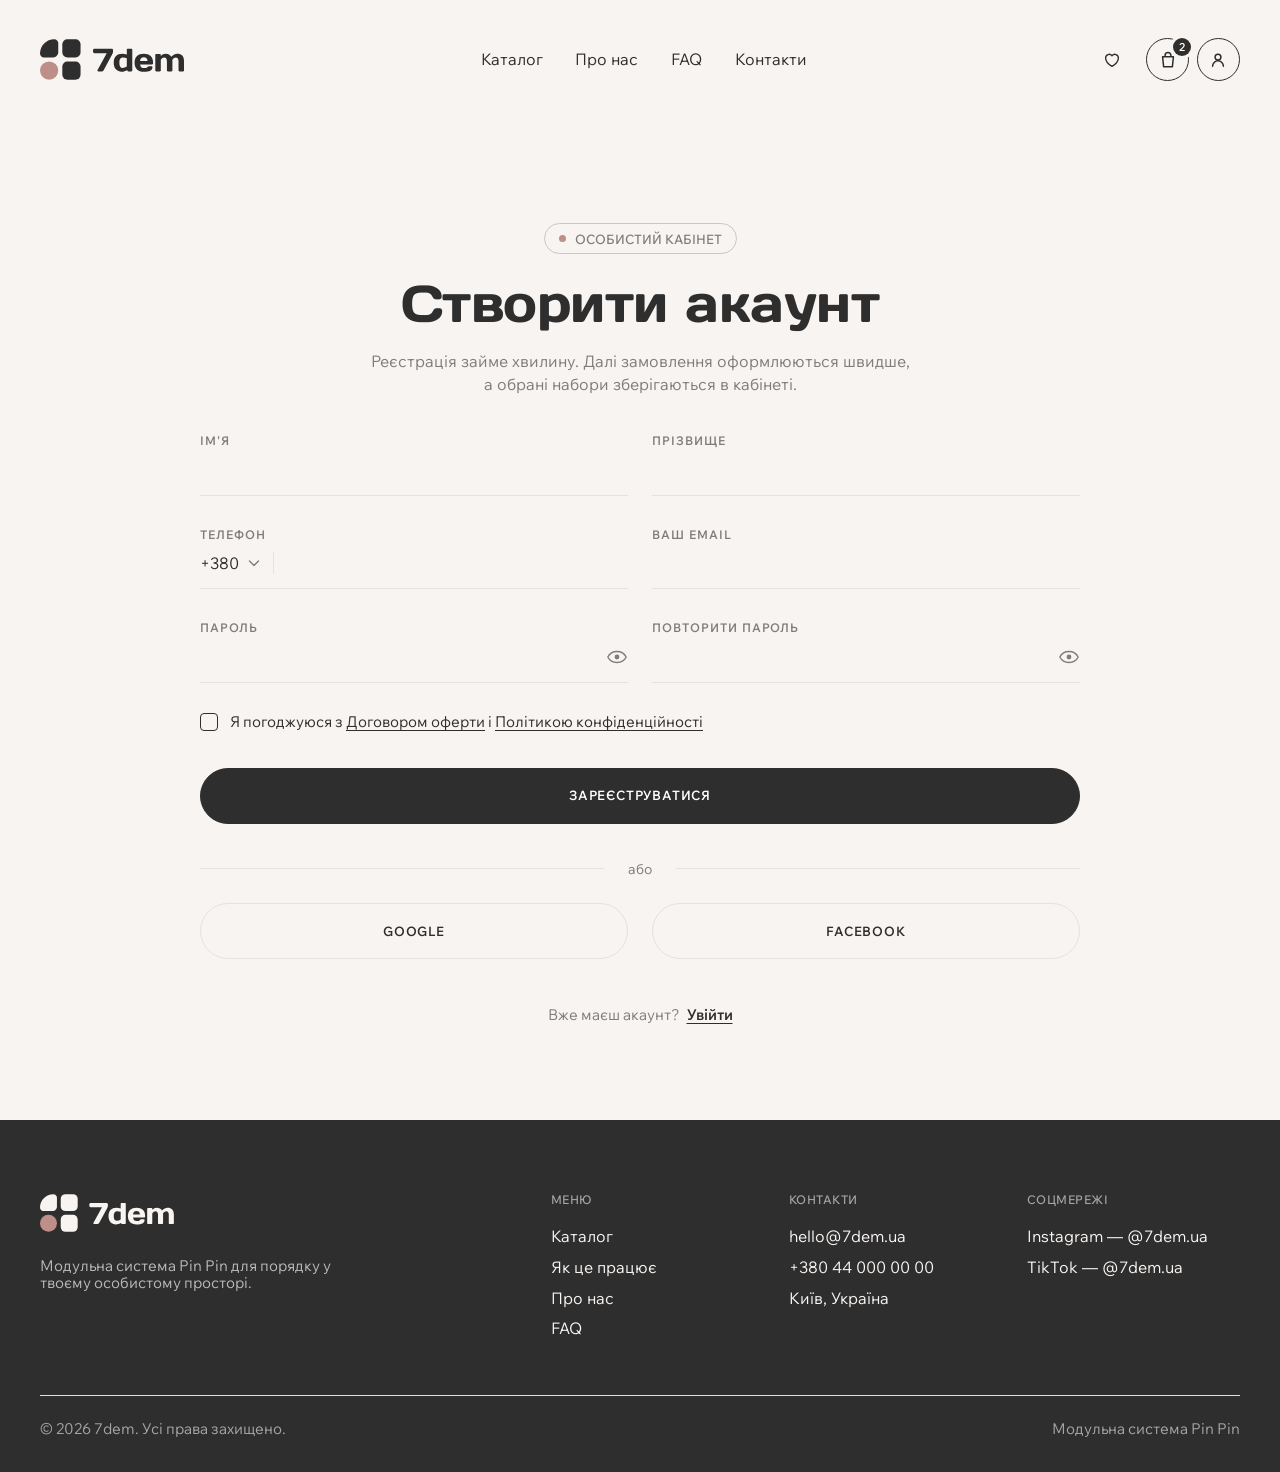
<file: register.html>
<!doctype html>
<html lang="uk">
	<head>
		<meta charset="UTF-8">
		<meta name="viewport" content="width=device-width, initial-scale=1.0">
		<link rel="shortcut icon" href="./assets/img/favicon.ico">
		<meta name="description" content="Створи акаунт 7dem, щоб швидше оформлювати замовлення й зберігати обрані набори в кабінеті.">
		<!--
Страхувальна сітка для появи секцій (@components/effects/reveal): без JS
ніхто не зніме початковий opacity: 0 з [data-fls-reveal*].
-->
		<noscript>
			<style>
				[data-fls-reveal],
			[data-fls-reveal-group] > * { opacity: 1 !important; transform: none !important; }
			</style>
		</noscript>
		<title>Реєстрація — 7dem</title>
		<link rel="modulepreload" crossorigin href="./js/common.min.js?v=1790749768248">
		<script type="module" crossorigin="" src="./js/main.min.js?v=1790749768248"></script>
		<script type="module" crossorigin="" src="./js/authform.min.js?v=1790749768248"></script>
		<link rel="stylesheet" crossorigin="" href="./css/common.min.css?v=1790749768248">
		<link rel="stylesheet" crossorigin="" href="./css/main.min.css?v=1790749768248">
		<link rel="stylesheet" crossorigin="" href="./css/authform.min.css?v=1790749768248">
		<link rel="stylesheet" crossorigin="" href="./css/register.min.css?v=1790749768248">
	</head>
	<body>
		<div class="wrapper">
			<!--
Порт: src/shopify/relax-theme/sections/header.liquid (header_style relax), стилі — frontend/styles/header-relax.scss.
2026-09-29 ваніль оновлено за редизайном (Homepage.png): логотип @img/logo.svg, меню з 4 пунктів,
праворуч три іконки замість кнопок «Кошик»/«log in». 2026-09-29 порт синхронізовано з ваніллю.
-->
			<header data-fls-header="" data-fls-header-scroll="" class="header">
				<div class="header__container">
					<div class="header__content">
						<!--
Логотип — вміст @img/logo.svg інлайном (іконка + напис «7dem»): темні частини
fill: currentColor (ховер і білий варіант у підвалі), кружечок — розовий класом
-->
						<a href="index.html" class="header__logo" aria-label="7dem">
							<svg class="header__logo-img" viewbox="0 0 105 29" fill="none" xmlns="http://www.w3.org/2000/svg" aria-hidden="true">
								<path d="M0 10.2426C0 4.64098 4.541 0.0999756 10.1426 0.0999756C11.6986 0.0999756 12.96 1.36136 12.96 2.91737V9.45997C12.96 11.4482 11.3482 13.06 9.36 13.06H2.81739C1.26139 13.06 0 11.7986 0 10.2426Z" fill="currentColor"></path>
								<rect x="15.8401" y="0.0999756" width="12.96" height="12.96" rx="3.6" fill="currentColor"></rect>
								<circle class="header__logo-dot" cx="6.48" cy="22.4199" r="6.48"></circle>
								<rect x="15.8401" y="15.9399" width="12.96" height="12.96" rx="3.6" fill="currentColor"></rect>
								<path d="M37.6649 8.99375V7.93625C37.6649 7.64375 37.7737 7.3925 37.9912 7.1825C38.2087 6.9725 38.4637 6.8675 38.7562 6.8675H50.8049C51.0974 6.8675 51.3487 6.9725 51.5587 7.1825C51.7762 7.3925 51.8849 7.64375 51.8849 7.93625V8.97125C51.8849 9.48875 51.6562 10.1712 51.1987 11.0187L45.2924 21.9425C44.9099 22.6475 44.4187 23 43.8187 23H41.5124C41.2124 23 40.9987 22.9025 40.8712 22.7075C40.7512 22.505 40.7512 22.2875 40.8712 22.055L47.3737 10.0512H38.7562C38.4487 10.0512 38.1899 9.95 37.9799 9.7475C37.7699 9.5375 37.6649 9.28625 37.6649 8.99375ZM57.8704 23.225C56.3029 23.225 54.9904 22.6737 53.9329 21.5712C52.8829 20.4687 52.3579 18.89 52.3579 16.835C52.3579 14.7725 52.9016 13.1937 53.9891 12.0987C55.0841 10.9962 56.5541 10.445 58.3991 10.445C59.3516 10.445 60.4354 10.6362 61.6504 11.0187V7.565C61.6504 7.3625 61.7141 7.1975 61.8416 7.07C61.9766 6.935 62.1416 6.8675 62.3366 6.8675H64.8454C65.0479 6.8675 65.2129 6.935 65.3404 7.07C65.4754 7.1975 65.5429 7.3625 65.5429 7.565V22.3137C65.5429 22.5087 65.4754 22.6737 65.3404 22.8087C65.2129 22.9362 65.0479 23 64.8454 23H62.6854C62.4829 23 62.3179 22.9362 62.1904 22.8087C62.0629 22.6737 61.9991 22.5087 61.9991 22.3137V21.965C60.8141 22.805 59.4379 23.225 57.8704 23.225ZM59.2091 13.1675C58.1741 13.1675 57.4429 13.46 57.0154 14.045C56.5879 14.6225 56.3741 15.5525 56.3741 16.835C56.3741 18.1175 56.5766 19.0512 56.9816 19.6362C57.3866 20.2212 57.9941 20.5137 58.8041 20.5137C59.6216 20.5137 60.5704 20.1762 61.6504 19.5012V13.6175C60.6829 13.3175 59.8691 13.1675 59.2091 13.1675ZM68.8846 21.5825C67.7296 20.4875 67.1521 18.9125 67.1521 16.8575C67.1521 14.795 67.7333 13.2125 68.8958 12.11C70.0583 11 71.6708 10.445 73.7333 10.445C75.7958 10.445 77.4046 10.985 78.5596 12.065C79.7146 13.1375 80.2921 14.6787 80.2921 16.6887V17.33C80.2921 17.5325 80.2246 17.7012 80.0896 17.8362C79.9621 17.9637 79.7971 18.0275 79.5946 18.0275H71.1233C71.1983 18.95 71.4608 19.6212 71.9108 20.0412C72.3683 20.4612 73.0958 20.6712 74.0933 20.6712C75.0908 20.6712 75.7733 20.4462 76.1408 19.9962C76.5083 19.5462 76.9621 19.3175 77.5021 19.31H79.1783C79.3808 19.31 79.5458 19.3775 79.6733 19.5125C79.8083 19.64 79.8758 19.805 79.8758 20.0075C79.8758 22.16 77.8246 23.2325 73.7221 23.225C71.6521 23.225 70.0396 22.6775 68.8846 21.5825ZM71.1008 15.6537H76.3321C76.2571 13.8837 75.3871 12.9987 73.7221 12.9987C72.0646 12.9987 71.1908 13.8837 71.1008 15.6537ZM81.9013 22.3137V11.3675C81.9013 11.165 81.965 11 82.0925 10.8725C82.2275 10.7375 82.3925 10.67 82.5875 10.67H85.1075C85.31 10.67 85.475 10.7375 85.6025 10.8725C85.73 11 85.7938 11.165 85.7938 11.3675V12.0762C86.3338 11.5512 86.8625 11.15 87.38 10.8725C87.905 10.5875 88.535 10.445 89.27 10.445C91.0175 10.445 92.3413 11.165 93.2413 12.605C94.6363 11.1575 96.065 10.4375 97.5275 10.445C98.9975 10.445 100.156 10.8875 101.004 11.7725C101.859 12.65 102.286 14.0112 102.286 15.8562V22.3137C102.286 22.5162 102.223 22.6812 102.095 22.8087C101.968 22.9362 101.803 23 101.6 23H99.0913C98.8888 23 98.72 22.9362 98.585 22.8087C98.4575 22.6737 98.3938 22.5087 98.3938 22.3137V15.8562C98.3938 14.0562 97.7413 13.16 96.4363 13.1675C95.6413 13.1675 94.82 13.7412 93.9725 14.8887C94.0175 15.2112 94.04 15.5337 94.04 15.8562V22.3137C94.04 22.5162 93.9725 22.6812 93.8375 22.8087C93.71 22.9362 93.5488 23 93.3538 23H90.845C90.6425 23 90.4738 22.9362 90.3388 22.8087C90.2113 22.6737 90.1475 22.5087 90.1475 22.3137V15.8562C90.1475 14.0562 89.495 13.16 88.19 13.1675C87.3575 13.1675 86.5588 13.7037 85.7938 14.7762V22.3137C85.7938 22.5162 85.7263 22.6812 85.5913 22.8087C85.4638 22.9362 85.3025 23 85.1075 23H82.5875C82.385 23 82.22 22.9362 82.0925 22.8087C81.965 22.6812 81.9013 22.5162 81.9013 22.3137Z" fill="currentColor"></path>
							</svg>
						</a>
						<div class="header__menu menu">
							<nav class="menu__body">
								<ul class="menu__list">
									<!-- 2026-09-29 редизайн: «Як це працює» і «Доставка» з шапки прибрано (лишились у підвалі) -->
									<li class="menu__item">
										<a href="cataloge.html" class="menu__link">Каталог</a>
									</li>
									<li class="menu__item">
										<a href="about.html" class="menu__link">Про нас</a>
									</li>
									<li class="menu__item">
										<a href="faq.html" class="menu__link">FAQ</a>
									</li>
									<li class="menu__item">
										<a href="#" class="menu__link">Контакти</a>
									</li>
								</ul>
								<div class="menu__actions-mob"></div>
							</nav>
						</div>
						<!--
<fetch url="@components/layout/menu/menu.json">
<each loop='item in response'>
</each>
</fetch>
-->
						<div class="header__actions">
							<!--
«Збережене»: лічильник оновлює layout/bookmarks (localStorage),
атрибут data-fls-bookmarks-count і підвантажує цей модуль на кожній сторінці
-->
							<a href="saved.html" class="header__saved" aria-label="Збережене">
								<svg viewbox="0 0 24 24" fill="none" aria-hidden="true">
									<path d="M12 20.5S3.5 15.4 3.5 9.2A4.7 4.7 0 0 1 12 6.4a4.7 4.7 0 0 1 8.5 2.8c0 6.2-8.5 11.3-8.5 11.3Z" stroke="currentColor" stroke-width="1.8" stroke-linejoin="round"></path>
								</svg>
								<span class="header__count header__count--saved" data-fls-bookmarks-count="" hidden>0</span>
							</a>
							<!--
Кошик: у ванілі — посилання на сторінку кошика (custom/cartlist), лічильник статичний
(як у макеті); у темі кошик відкриває вендорський cart-drawer, число — cart.item_count
-->
							<a href="cart.html" class="header__circle" aria-label="Кошик">
								<svg viewbox="0 0 24 24" fill="none" aria-hidden="true">
									<path d="M8.5 8V6.5a3.5 3.5 0 0 1 7 0V8M5.5 8h13l-1.2 12h-10.6L5.5 8Z" stroke="currentColor" stroke-width="1.8" stroke-linecap="round" stroke-linejoin="round"></path>
								</svg>
								<span class="header__count">2</span>
							</a>
							<!--
Кабінет: веде на ванільну сторінку входу (custom/authform). locals user (лише ваніль,
сторінки кабінету) — «увійшла» клієнтка: посилання одразу в кабінет. Лише через typeof:
голий плейсхолдер незаданого local у strictMode posthtml-expressions валить збірку
-->
							<a href="login.html" class="header__circle" aria-label="Увійти">
								<svg viewbox="0 0 24 24" fill="none" aria-hidden="true">
									<circle cx="12" cy="8.5" r="3.5" stroke="currentColor" stroke-width="1.8"></circle>
									<path d="M5.5 19.5a6.5 6.5 0 0 1 13 0" stroke="currentColor" stroke-width="1.8" stroke-linecap="round"></path>
								</svg>
							</a>
							<button type="button" data-fls-menu="" class="menu__icon icon-menu" aria-label="Меню">
								<span></span>
							</button>
						</div>
					</div>
				</div>
			</header>
			<main class="page">
				<div data-fls-register="" class="register">
					<!--
Форма особистого кабінету: вхід (variant "login") і реєстрація (variant "register").
Макети — PNG від дизайнерки (Figma-вузлів немає): docs/design/refs/Вхід — заповнені поля.png,
docs/design/refs/Реєстрація — Desktop.png. Мобільного макета немає — до 768px поля в одну колонку.
Порт: src/shopify/relax-theme/sections/authform.liquid (2026-09-29 порт синхронізовано з ваніллю), шаблони
page.login / page.register, «Log in» у шапці веде туди. Магазин на нових клієнтських акаунтах Shopify, тож у темі
форма лише з email: вона передає його у вхід Shopify (login_hint) і після коду з пошти повертає в кабінет
(return_to). Паролів, «Забули пароль?», імені/телефону в реєстрації в темі немає — деталі в шапці секції.
Ванільний макет: форма нікуди не відправляється.
-->
					<section data-fls-authform="" class="authform" data-fls-reveal-load="">
						<div class="authform__container authform__container--seven" data-fls-reveal-group="">
							<div class="authform__head">
								<p class="authform__eyebrow">
									<span class="authform__eyebrow-dot" aria-hidden="true"></span>
									Особистий кабінет
								</p>
								<h1 class="authform__title">Створити акаунт</h1>
								<p class="authform__lead">
									Реєстрація займе хвилину. Далі замовлення оформлюються швидше, а обрані набори
					зберігаються в кабінеті.
								</p>
							</div>
							<form class="authform__form" action="#" novalidate>
								<div class="authform__fields">
									<label class="authform__field">
										<span class="authform__label">Ім'я</span>
										<input class="authform__input" type="text" name="first_name" autocomplete="given-name" placeholder="">
									</label>
									<label class="authform__field">
										<span class="authform__label">Прізвище</span>
										<input class="authform__input" type="text" name="last_name" autocomplete="family-name" placeholder="">
									</label>
									<label class="authform__field">
										<span class="authform__label">Телефон</span>
										<span class="authform__control">
											<span class="authform__code">
												+380
												<svg viewbox="0 0 14 14" fill="none" aria-hidden="true">
													<path d="M2.5 5L7 9.5L11.5 5" stroke="currentColor" stroke-width="1.4" stroke-linecap="round" stroke-linejoin="round"></path>
												</svg>
											</span>
											<input class="authform__input" type="tel" name="phone" autocomplete="tel-national" placeholder="">
										</span>
									</label>
									<label class="authform__field">
										<span class="authform__label">Ваш email</span>
										<input class="authform__input" type="email" name="email" autocomplete="email" placeholder="">
									</label>
									<label class="authform__field">
										<span class="authform__label">Пароль</span>
										<span class="authform__control">
											<input class="authform__input" type="password" name="password" placeholder="" autocomplete="new-password">
											<button class="authform__eye" type="button" data-fls-authform-eye="" aria-pressed="false" aria-label="Показати пароль">
												<svg viewbox="0 0 24 24" fill="none" aria-hidden="true">
													<path d="M2 12C3.8 8.4 7.6 6 12 6C16.4 6 20.2 8.4 22 12C20.2 15.6 16.4 18 12 18C7.6 18 3.8 15.6 2 12Z" stroke="currentColor" stroke-width="1.5" stroke-linejoin="round"></path>
													<circle cx="12" cy="12" r="2.6" fill="currentColor"></circle>
												</svg>
											</button>
										</span>
									</label>
									<label class="authform__field">
										<span class="authform__label">Повторити пароль</span>
										<span class="authform__control">
											<input class="authform__input" type="password" name="password_confirm" autocomplete="new-password" placeholder="">
											<button class="authform__eye" type="button" data-fls-authform-eye="" aria-pressed="false" aria-label="Показати пароль">
												<svg viewbox="0 0 24 24" fill="none" aria-hidden="true">
													<path d="M2 12C3.8 8.4 7.6 6 12 6C16.4 6 20.2 8.4 22 12C20.2 15.6 16.4 18 12 18C7.6 18 3.8 15.6 2 12Z" stroke="currentColor" stroke-width="1.5" stroke-linejoin="round"></path>
													<circle cx="12" cy="12" r="2.6" fill="currentColor"></circle>
												</svg>
											</button>
										</span>
									</label>
								</div>
								<div class="authform__options">
									<label class="authform__check">
										<input class="authform__check-input" type="checkbox" name="accept" value="1">
										<span class="authform__check-box" aria-hidden="true">
											<svg viewbox="0 0 12 12" fill="none">
												<path d="M2.5 6.2L5 8.6L9.5 3.6" stroke="currentColor" stroke-width="1.6" stroke-linecap="round" stroke-linejoin="round"></path>
											</svg>
										</span>
										<span class="authform__check-text">
											Я погоджуюся з
											<a href="#">Договором оферти</a>
											і
											<a href="#">Політикою конфіденційності</a>
										</span>
									</label>
								</div>
								<button class="authform__submit" type="submit">Зареєструватися</button>
								<p class="authform__divider">
									<span>або</span>
								</p>
								<div class="authform__socials">
									<button class="authform__social" type="button">Google</button>
									<button class="authform__social" type="button">Facebook</button>
								</div>
								<p class="authform__switch">
									Вже маєш акаунт?
									<a href="login.html">Увійти</a>
								</p>
							</form>
						</div>
					</section>
				</div>
			</main>
			<!--
Порт: src/shopify/relax-theme/sections/footer-relax.liquid (2026-09-15, 1:1 з ваніллю).
2026-09-29 ваніль оновлено за редизайном (логотип з іконкою, контент по контейнеру 1200), 2026-09-29 порт синхронізовано з ваніллю.
-->
			<footer data-fls-footer="" class="footer">
				<div class="footer__container">
					<div class="footer__top">
						<div class="footer__brand">
							<!-- Логотип — той самий @img/logo.svg, що в шапці: темне тут currentColor = bone, кружечок розовий -->
							<a href="index.html" class="footer__logo" aria-label="7dem">
								<svg class="footer__logo-img" viewbox="0 0 105 29" fill="none" xmlns="http://www.w3.org/2000/svg" aria-hidden="true">
									<path d="M0 10.2426C0 4.64098 4.541 0.0999756 10.1426 0.0999756C11.6986 0.0999756 12.96 1.36136 12.96 2.91737V9.45997C12.96 11.4482 11.3482 13.06 9.36 13.06H2.81739C1.26139 13.06 0 11.7986 0 10.2426Z" fill="currentColor"></path>
									<rect x="15.8401" y="0.0999756" width="12.96" height="12.96" rx="3.6" fill="currentColor"></rect>
									<circle class="footer__logo-dot" cx="6.48" cy="22.4199" r="6.48"></circle>
									<rect x="15.8401" y="15.9399" width="12.96" height="12.96" rx="3.6" fill="currentColor"></rect>
									<path d="M37.6649 8.99375V7.93625C37.6649 7.64375 37.7737 7.3925 37.9912 7.1825C38.2087 6.9725 38.4637 6.8675 38.7562 6.8675H50.8049C51.0974 6.8675 51.3487 6.9725 51.5587 7.1825C51.7762 7.3925 51.8849 7.64375 51.8849 7.93625V8.97125C51.8849 9.48875 51.6562 10.1712 51.1987 11.0187L45.2924 21.9425C44.9099 22.6475 44.4187 23 43.8187 23H41.5124C41.2124 23 40.9987 22.9025 40.8712 22.7075C40.7512 22.505 40.7512 22.2875 40.8712 22.055L47.3737 10.0512H38.7562C38.4487 10.0512 38.1899 9.95 37.9799 9.7475C37.7699 9.5375 37.6649 9.28625 37.6649 8.99375ZM57.8704 23.225C56.3029 23.225 54.9904 22.6737 53.9329 21.5712C52.8829 20.4687 52.3579 18.89 52.3579 16.835C52.3579 14.7725 52.9016 13.1937 53.9891 12.0987C55.0841 10.9962 56.5541 10.445 58.3991 10.445C59.3516 10.445 60.4354 10.6362 61.6504 11.0187V7.565C61.6504 7.3625 61.7141 7.1975 61.8416 7.07C61.9766 6.935 62.1416 6.8675 62.3366 6.8675H64.8454C65.0479 6.8675 65.2129 6.935 65.3404 7.07C65.4754 7.1975 65.5429 7.3625 65.5429 7.565V22.3137C65.5429 22.5087 65.4754 22.6737 65.3404 22.8087C65.2129 22.9362 65.0479 23 64.8454 23H62.6854C62.4829 23 62.3179 22.9362 62.1904 22.8087C62.0629 22.6737 61.9991 22.5087 61.9991 22.3137V21.965C60.8141 22.805 59.4379 23.225 57.8704 23.225ZM59.2091 13.1675C58.1741 13.1675 57.4429 13.46 57.0154 14.045C56.5879 14.6225 56.3741 15.5525 56.3741 16.835C56.3741 18.1175 56.5766 19.0512 56.9816 19.6362C57.3866 20.2212 57.9941 20.5137 58.8041 20.5137C59.6216 20.5137 60.5704 20.1762 61.6504 19.5012V13.6175C60.6829 13.3175 59.8691 13.1675 59.2091 13.1675ZM68.8846 21.5825C67.7296 20.4875 67.1521 18.9125 67.1521 16.8575C67.1521 14.795 67.7333 13.2125 68.8958 12.11C70.0583 11 71.6708 10.445 73.7333 10.445C75.7958 10.445 77.4046 10.985 78.5596 12.065C79.7146 13.1375 80.2921 14.6787 80.2921 16.6887V17.33C80.2921 17.5325 80.2246 17.7012 80.0896 17.8362C79.9621 17.9637 79.7971 18.0275 79.5946 18.0275H71.1233C71.1983 18.95 71.4608 19.6212 71.9108 20.0412C72.3683 20.4612 73.0958 20.6712 74.0933 20.6712C75.0908 20.6712 75.7733 20.4462 76.1408 19.9962C76.5083 19.5462 76.9621 19.3175 77.5021 19.31H79.1783C79.3808 19.31 79.5458 19.3775 79.6733 19.5125C79.8083 19.64 79.8758 19.805 79.8758 20.0075C79.8758 22.16 77.8246 23.2325 73.7221 23.225C71.6521 23.225 70.0396 22.6775 68.8846 21.5825ZM71.1008 15.6537H76.3321C76.2571 13.8837 75.3871 12.9987 73.7221 12.9987C72.0646 12.9987 71.1908 13.8837 71.1008 15.6537ZM81.9013 22.3137V11.3675C81.9013 11.165 81.965 11 82.0925 10.8725C82.2275 10.7375 82.3925 10.67 82.5875 10.67H85.1075C85.31 10.67 85.475 10.7375 85.6025 10.8725C85.73 11 85.7938 11.165 85.7938 11.3675V12.0762C86.3338 11.5512 86.8625 11.15 87.38 10.8725C87.905 10.5875 88.535 10.445 89.27 10.445C91.0175 10.445 92.3413 11.165 93.2413 12.605C94.6363 11.1575 96.065 10.4375 97.5275 10.445C98.9975 10.445 100.156 10.8875 101.004 11.7725C101.859 12.65 102.286 14.0112 102.286 15.8562V22.3137C102.286 22.5162 102.223 22.6812 102.095 22.8087C101.968 22.9362 101.803 23 101.6 23H99.0913C98.8888 23 98.72 22.9362 98.585 22.8087C98.4575 22.6737 98.3938 22.5087 98.3938 22.3137V15.8562C98.3938 14.0562 97.7413 13.16 96.4363 13.1675C95.6413 13.1675 94.82 13.7412 93.9725 14.8887C94.0175 15.2112 94.04 15.5337 94.04 15.8562V22.3137C94.04 22.5162 93.9725 22.6812 93.8375 22.8087C93.71 22.9362 93.5488 23 93.3538 23H90.845C90.6425 23 90.4738 22.9362 90.3388 22.8087C90.2113 22.6737 90.1475 22.5087 90.1475 22.3137V15.8562C90.1475 14.0562 89.495 13.16 88.19 13.1675C87.3575 13.1675 86.5588 13.7037 85.7938 14.7762V22.3137C85.7938 22.5162 85.7263 22.6812 85.5913 22.8087C85.4638 22.9362 85.3025 23 85.1075 23H82.5875C82.385 23 82.22 22.9362 82.0925 22.8087C81.965 22.6812 81.9013 22.5162 81.9013 22.3137Z" fill="currentColor"></path>
								</svg>
							</a>
							<p class="footer__tagline">
								Модульна система Pin Pin для порядку у
								<br>
								твоєму особистому просторі.
							</p>
						</div>
						<div class="footer__col">
							<span class="footer__heading">Меню</span>
							<ul class="footer__list">
								<li>
									<a href="cataloge.html" class="footer__link">Каталог</a>
								</li>
								<li>
									<a href="#" class="footer__link">Як це працює</a>
								</li>
								<li>
									<a href="about.html" class="footer__link">Про нас</a>
								</li>
								<li>
									<a href="faq.html" class="footer__link">FAQ</a>
								</li>
							</ul>
						</div>
						<div class="footer__col">
							<span class="footer__heading">Контакти</span>
							<ul class="footer__list">
								<li>
									<a href="mailto:hello@7dem.ua" class="footer__link">hello@7dem.ua</a>
								</li>
								<li>
									<a href="tel:+380440000000" class="footer__link">+380 44 000 00 00</a>
								</li>
								<li>
									<span class="footer__link footer__link--static">Київ, Україна</span>
								</li>
							</ul>
						</div>
						<div class="footer__col">
							<span class="footer__heading">Соцмережі</span>
							<ul class="footer__list">
								<li>
									<a href="#" class="footer__link">Instagram — @7dem.ua</a>
								</li>
								<li>
									<a href="#" class="footer__link">TikTok — @7dem.ua</a>
								</li>
							</ul>
						</div>
					</div>
					<div class="footer__bottom">
						<span class="footer__copy">© 2026 7dem. Усі права захищено.</span>
						<span class="footer__note">Модульна система Pin Pin</span>
					</div>
				</div>
			</footer>
		</div>
	</body>
</html>
</file>
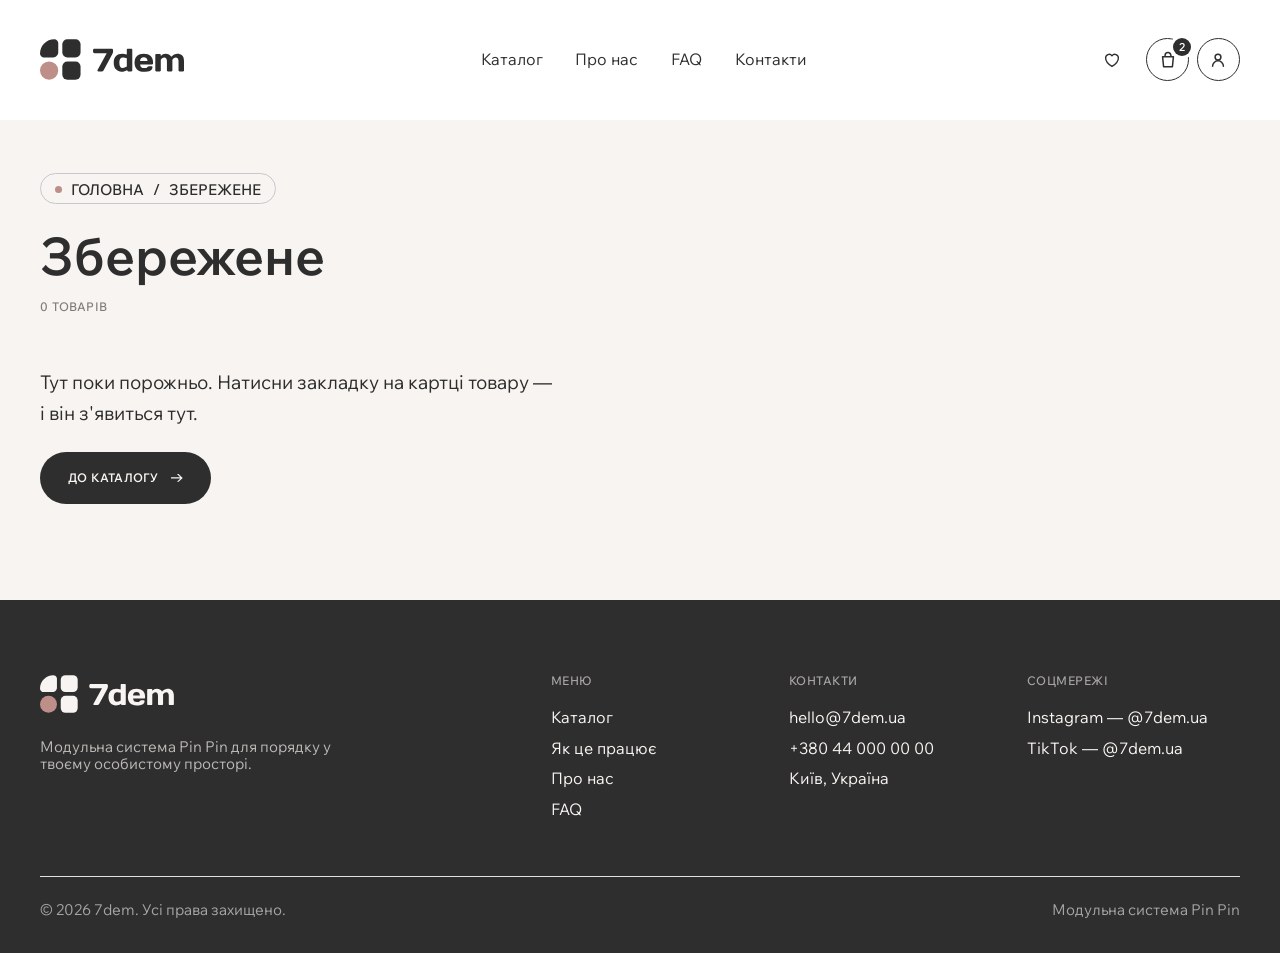
<file: saved.html>
<!doctype html>
<html lang="uk">
	<head>
		<meta charset="UTF-8">
		<meta name="viewport" content="width=device-width, initial-scale=1.0">
		<link rel="shortcut icon" href="./assets/img/favicon.ico">
		<meta name="description" content="Товари модульної системи Pin Pin, які ти зберіг, щоб повернутися до них пізніше.">
		<!--
Страхувальна сітка для появи секцій (@components/effects/reveal): без JS
ніхто не зніме початковий opacity: 0 з [data-fls-reveal*].
-->
		<noscript>
			<style>
				[data-fls-reveal],
			[data-fls-reveal-group] > * { opacity: 1 !important; transform: none !important; }
			</style>
		</noscript>
		<title>Збережене — 7dem</title>
		<link rel="modulepreload" crossorigin href="./js/common.min.js?v=1790749768246">
		<script type="module" crossorigin="" src="./js/main.min.js?v=1790749768246"></script>
		<link rel="stylesheet" crossorigin="" href="./css/common.min.css?v=1790749768246">
		<link rel="stylesheet" crossorigin="" href="./css/main.min.css?v=1790749768246">
		<link rel="stylesheet" crossorigin="" href="./css/saved.min.css?v=1790749768246">
		<link rel="stylesheet" crossorigin="" href="./css/cataloggrid.min.css?v=1790749768246">
	</head>
	<body>
		<div class="wrapper">
			<!--
Порт: src/shopify/relax-theme/sections/header.liquid (header_style relax), стилі — frontend/styles/header-relax.scss.
2026-09-29 ваніль оновлено за редизайном (Homepage.png): логотип @img/logo.svg, меню з 4 пунктів,
праворуч три іконки замість кнопок «Кошик»/«log in». 2026-09-29 порт синхронізовано з ваніллю.
-->
			<header data-fls-header="" data-fls-header-scroll="" class="header">
				<div class="header__container">
					<div class="header__content">
						<!--
Логотип — вміст @img/logo.svg інлайном (іконка + напис «7dem»): темні частини
fill: currentColor (ховер і білий варіант у підвалі), кружечок — розовий класом
-->
						<a href="index.html" class="header__logo" aria-label="7dem">
							<svg class="header__logo-img" viewbox="0 0 105 29" fill="none" xmlns="http://www.w3.org/2000/svg" aria-hidden="true">
								<path d="M0 10.2426C0 4.64098 4.541 0.0999756 10.1426 0.0999756C11.6986 0.0999756 12.96 1.36136 12.96 2.91737V9.45997C12.96 11.4482 11.3482 13.06 9.36 13.06H2.81739C1.26139 13.06 0 11.7986 0 10.2426Z" fill="currentColor"></path>
								<rect x="15.8401" y="0.0999756" width="12.96" height="12.96" rx="3.6" fill="currentColor"></rect>
								<circle class="header__logo-dot" cx="6.48" cy="22.4199" r="6.48"></circle>
								<rect x="15.8401" y="15.9399" width="12.96" height="12.96" rx="3.6" fill="currentColor"></rect>
								<path d="M37.6649 8.99375V7.93625C37.6649 7.64375 37.7737 7.3925 37.9912 7.1825C38.2087 6.9725 38.4637 6.8675 38.7562 6.8675H50.8049C51.0974 6.8675 51.3487 6.9725 51.5587 7.1825C51.7762 7.3925 51.8849 7.64375 51.8849 7.93625V8.97125C51.8849 9.48875 51.6562 10.1712 51.1987 11.0187L45.2924 21.9425C44.9099 22.6475 44.4187 23 43.8187 23H41.5124C41.2124 23 40.9987 22.9025 40.8712 22.7075C40.7512 22.505 40.7512 22.2875 40.8712 22.055L47.3737 10.0512H38.7562C38.4487 10.0512 38.1899 9.95 37.9799 9.7475C37.7699 9.5375 37.6649 9.28625 37.6649 8.99375ZM57.8704 23.225C56.3029 23.225 54.9904 22.6737 53.9329 21.5712C52.8829 20.4687 52.3579 18.89 52.3579 16.835C52.3579 14.7725 52.9016 13.1937 53.9891 12.0987C55.0841 10.9962 56.5541 10.445 58.3991 10.445C59.3516 10.445 60.4354 10.6362 61.6504 11.0187V7.565C61.6504 7.3625 61.7141 7.1975 61.8416 7.07C61.9766 6.935 62.1416 6.8675 62.3366 6.8675H64.8454C65.0479 6.8675 65.2129 6.935 65.3404 7.07C65.4754 7.1975 65.5429 7.3625 65.5429 7.565V22.3137C65.5429 22.5087 65.4754 22.6737 65.3404 22.8087C65.2129 22.9362 65.0479 23 64.8454 23H62.6854C62.4829 23 62.3179 22.9362 62.1904 22.8087C62.0629 22.6737 61.9991 22.5087 61.9991 22.3137V21.965C60.8141 22.805 59.4379 23.225 57.8704 23.225ZM59.2091 13.1675C58.1741 13.1675 57.4429 13.46 57.0154 14.045C56.5879 14.6225 56.3741 15.5525 56.3741 16.835C56.3741 18.1175 56.5766 19.0512 56.9816 19.6362C57.3866 20.2212 57.9941 20.5137 58.8041 20.5137C59.6216 20.5137 60.5704 20.1762 61.6504 19.5012V13.6175C60.6829 13.3175 59.8691 13.1675 59.2091 13.1675ZM68.8846 21.5825C67.7296 20.4875 67.1521 18.9125 67.1521 16.8575C67.1521 14.795 67.7333 13.2125 68.8958 12.11C70.0583 11 71.6708 10.445 73.7333 10.445C75.7958 10.445 77.4046 10.985 78.5596 12.065C79.7146 13.1375 80.2921 14.6787 80.2921 16.6887V17.33C80.2921 17.5325 80.2246 17.7012 80.0896 17.8362C79.9621 17.9637 79.7971 18.0275 79.5946 18.0275H71.1233C71.1983 18.95 71.4608 19.6212 71.9108 20.0412C72.3683 20.4612 73.0958 20.6712 74.0933 20.6712C75.0908 20.6712 75.7733 20.4462 76.1408 19.9962C76.5083 19.5462 76.9621 19.3175 77.5021 19.31H79.1783C79.3808 19.31 79.5458 19.3775 79.6733 19.5125C79.8083 19.64 79.8758 19.805 79.8758 20.0075C79.8758 22.16 77.8246 23.2325 73.7221 23.225C71.6521 23.225 70.0396 22.6775 68.8846 21.5825ZM71.1008 15.6537H76.3321C76.2571 13.8837 75.3871 12.9987 73.7221 12.9987C72.0646 12.9987 71.1908 13.8837 71.1008 15.6537ZM81.9013 22.3137V11.3675C81.9013 11.165 81.965 11 82.0925 10.8725C82.2275 10.7375 82.3925 10.67 82.5875 10.67H85.1075C85.31 10.67 85.475 10.7375 85.6025 10.8725C85.73 11 85.7938 11.165 85.7938 11.3675V12.0762C86.3338 11.5512 86.8625 11.15 87.38 10.8725C87.905 10.5875 88.535 10.445 89.27 10.445C91.0175 10.445 92.3413 11.165 93.2413 12.605C94.6363 11.1575 96.065 10.4375 97.5275 10.445C98.9975 10.445 100.156 10.8875 101.004 11.7725C101.859 12.65 102.286 14.0112 102.286 15.8562V22.3137C102.286 22.5162 102.223 22.6812 102.095 22.8087C101.968 22.9362 101.803 23 101.6 23H99.0913C98.8888 23 98.72 22.9362 98.585 22.8087C98.4575 22.6737 98.3938 22.5087 98.3938 22.3137V15.8562C98.3938 14.0562 97.7413 13.16 96.4363 13.1675C95.6413 13.1675 94.82 13.7412 93.9725 14.8887C94.0175 15.2112 94.04 15.5337 94.04 15.8562V22.3137C94.04 22.5162 93.9725 22.6812 93.8375 22.8087C93.71 22.9362 93.5488 23 93.3538 23H90.845C90.6425 23 90.4738 22.9362 90.3388 22.8087C90.2113 22.6737 90.1475 22.5087 90.1475 22.3137V15.8562C90.1475 14.0562 89.495 13.16 88.19 13.1675C87.3575 13.1675 86.5588 13.7037 85.7938 14.7762V22.3137C85.7938 22.5162 85.7263 22.6812 85.5913 22.8087C85.4638 22.9362 85.3025 23 85.1075 23H82.5875C82.385 23 82.22 22.9362 82.0925 22.8087C81.965 22.6812 81.9013 22.5162 81.9013 22.3137Z" fill="currentColor"></path>
							</svg>
						</a>
						<div class="header__menu menu">
							<nav class="menu__body">
								<ul class="menu__list">
									<!-- 2026-09-29 редизайн: «Як це працює» і «Доставка» з шапки прибрано (лишились у підвалі) -->
									<li class="menu__item">
										<a href="cataloge.html" class="menu__link">Каталог</a>
									</li>
									<li class="menu__item">
										<a href="about.html" class="menu__link">Про нас</a>
									</li>
									<li class="menu__item">
										<a href="faq.html" class="menu__link">FAQ</a>
									</li>
									<li class="menu__item">
										<a href="#" class="menu__link">Контакти</a>
									</li>
								</ul>
								<div class="menu__actions-mob"></div>
							</nav>
						</div>
						<!--
<fetch url="@components/layout/menu/menu.json">
<each loop='item in response'>
</each>
</fetch>
-->
						<div class="header__actions">
							<!--
«Збережене»: лічильник оновлює layout/bookmarks (localStorage),
атрибут data-fls-bookmarks-count і підвантажує цей модуль на кожній сторінці
-->
							<a href="saved.html" class="header__saved" aria-label="Збережене">
								<svg viewbox="0 0 24 24" fill="none" aria-hidden="true">
									<path d="M12 20.5S3.5 15.4 3.5 9.2A4.7 4.7 0 0 1 12 6.4a4.7 4.7 0 0 1 8.5 2.8c0 6.2-8.5 11.3-8.5 11.3Z" stroke="currentColor" stroke-width="1.8" stroke-linejoin="round"></path>
								</svg>
								<span class="header__count header__count--saved" data-fls-bookmarks-count="" hidden>0</span>
							</a>
							<!--
Кошик: у ванілі — посилання на сторінку кошика (custom/cartlist), лічильник статичний
(як у макеті); у темі кошик відкриває вендорський cart-drawer, число — cart.item_count
-->
							<a href="cart.html" class="header__circle" aria-label="Кошик">
								<svg viewbox="0 0 24 24" fill="none" aria-hidden="true">
									<path d="M8.5 8V6.5a3.5 3.5 0 0 1 7 0V8M5.5 8h13l-1.2 12h-10.6L5.5 8Z" stroke="currentColor" stroke-width="1.8" stroke-linecap="round" stroke-linejoin="round"></path>
								</svg>
								<span class="header__count">2</span>
							</a>
							<!--
Кабінет: веде на ванільну сторінку входу (custom/authform). locals user (лише ваніль,
сторінки кабінету) — «увійшла» клієнтка: посилання одразу в кабінет. Лише через typeof:
голий плейсхолдер незаданого local у strictMode posthtml-expressions валить збірку
-->
							<a href="login.html" class="header__circle" aria-label="Увійти">
								<svg viewbox="0 0 24 24" fill="none" aria-hidden="true">
									<circle cx="12" cy="8.5" r="3.5" stroke="currentColor" stroke-width="1.8"></circle>
									<path d="M5.5 19.5a6.5 6.5 0 0 1 13 0" stroke="currentColor" stroke-width="1.8" stroke-linecap="round"></path>
								</svg>
							</a>
							<button type="button" data-fls-menu="" class="menu__icon icon-menu" aria-label="Меню">
								<span></span>
							</button>
						</div>
					</div>
				</div>
			</header>
			<main class="page">
				<div data-fls-saved="" class="saved">
					<!--
Сторінка «Збережене». Картки рендерить layout/bookmarks з localStorage
у ul[data-fls-bookmarks-list="saved"] за шаблоном нижче. Розмітка й класи
картки — ті самі, що в custom/cataloggrid (стилі імпортує savedlist.js),
щоб картка на обох сторінках не розходилась. Окремого макета в Figma немає.
Порт: src/shopify/relax-theme/sections/savedlist.liquid (2026-09-28 порт синхронізовано з ваніллю), шаблон page.saved;
стилі тема бере з цього ж savedlist.scss (імпорт у theme.js).
-->
					<section data-fls-savedlist="" class="savedlist" data-fls-reveal-load="">
						<div class="savedlist__container" data-fls-reveal-group="">
							<div class="savedlist__head">
								<nav class="savedlist__crumbs" aria-label="Хлібні крихти">
									<span class="savedlist__crumbs-dot" aria-hidden="true"></span>
									<a class="savedlist__crumb" href="index.html">головна</a>
									<span aria-hidden="true">/</span>
									<span class="savedlist__crumb savedlist__crumb--current" aria-current="page">збережене</span>
								</nav>
								<h1 class="savedlist__title">Збережене</h1>
								<p class="savedlist__count">
									<span data-fls-bookmarks-count="always">0</span>
									<span data-fls-bookmarks-plural="товар|товари|товарів">товарів</span>
								</p>
							</div>
							<ul class="savedlist__grid cataloggrid__grid" data-fls-bookmarks-list="saved"></ul>
							<div class="savedlist__empty" data-fls-bookmarks-empty="saved">
								<p class="savedlist__empty-text">Тут поки порожньо. Натисни закладку на картці товару — і він з'явиться
				тут.</p>
								<a class="savedlist__cta" href="cataloge.html">
									До каталогу
									<svg viewbox="0 0 12 8" fill="none" aria-hidden="true">
										<path d="M7.60003 7.87195H5.93602L9.96803 3.93595L5.93602 -5.19753e-05H7.60003L11.696 3.93595L7.60003 7.87195ZM10.208 4.51195H2.44379e-05V3.35995H10.208V4.51195Z" fill="currentColor"></path>
									</svg>
								</a>
							</div>
							<template data-fls-bookmarks-template="saved">
								<li class="cataloggrid__card" data-fls-bookmarks-card="">
									<a class="cataloggrid__photo" href="#" data-bookmark-href="url" tabindex="-1" aria-hidden="true">
										<img alt="" data-bookmark-src="image" loading="lazy">
										<span class="cataloggrid__zoom">
											<svg class="catalog-icon" viewbox="0 0 16 16" fill="none" aria-hidden="true">
												<path d="M4 12L12 4M12 4H5.5M12 4V10.5" stroke="currentColor" stroke-width="1.2" stroke-linecap="round" stroke-linejoin="round"></path>
											</svg>
										</span>
									</a>
									<button type="button" class="cataloggrid__save" data-fls-bookmarks-toggle="" aria-pressed="true" data-bookmark-label="Прибрати зі збережених:">
										<svg viewbox="0 0 24 24" fill="none" aria-hidden="true">
											<path d="M5 7.8C5 6.12 5 5.28 5.33 4.64C5.61 4.07 6.07 3.61 6.64 3.33C7.28 3 8.12 3 9.8 3H14.2C15.88 3 16.72 3 17.36 3.33C17.93 3.61 18.39 4.07 18.67 4.64C19 5.28 19 6.12 19 7.8V21L12 17L5 21V7.8Z" stroke="currentColor" stroke-linecap="round" stroke-linejoin="round"></path>
										</svg>
									</button>
									<div class="cataloggrid__bar">
										<div class="cataloggrid__pill">
											<h3 class="cataloggrid__name">
												<a href="#" data-bookmark-href="url" data-bookmark-text="title"></a>
											</h3>
											<p class="cataloggrid__price" data-bookmark-text="price"></p>
										</div>
										<a class="cataloggrid__bag" href="#" data-bookmark-href="url" data-bookmark-label="Обрати варіант:">
											<svg viewbox="0 0 48 48" fill="none" aria-hidden="true">
												<path d="M9 17.5H39L36.9 38.3C36.79 39.39 36.28 40.39 35.47 41.12C34.66 41.86 33.61 42.26 32.52 42.26H15.48C14.39 42.26 13.34 41.86 12.53 41.12C11.72 40.39 11.21 39.39 11.1 38.3L9 17.5Z" stroke="currentColor" stroke-linejoin="round"></path>
												<path d="M17.5 21V13.8C17.5 12.08 18.18 10.42 19.4 9.2C20.62 7.98 22.28 7.3 24 7.3C25.72 7.3 27.38 7.98 28.6 9.2C29.82 10.42 30.5 12.08 30.5 13.8V21" stroke="currentColor" stroke-linecap="round" stroke-linejoin="round"></path>
											</svg>
										</a>
									</div>
								</li>
							</template>
						</div>
					</section>
				</div>
			</main>
			<!--
Порт: src/shopify/relax-theme/sections/footer-relax.liquid (2026-09-15, 1:1 з ваніллю).
2026-09-29 ваніль оновлено за редизайном (логотип з іконкою, контент по контейнеру 1200), 2026-09-29 порт синхронізовано з ваніллю.
-->
			<footer data-fls-footer="" class="footer">
				<div class="footer__container">
					<div class="footer__top">
						<div class="footer__brand">
							<!-- Логотип — той самий @img/logo.svg, що в шапці: темне тут currentColor = bone, кружечок розовий -->
							<a href="index.html" class="footer__logo" aria-label="7dem">
								<svg class="footer__logo-img" viewbox="0 0 105 29" fill="none" xmlns="http://www.w3.org/2000/svg" aria-hidden="true">
									<path d="M0 10.2426C0 4.64098 4.541 0.0999756 10.1426 0.0999756C11.6986 0.0999756 12.96 1.36136 12.96 2.91737V9.45997C12.96 11.4482 11.3482 13.06 9.36 13.06H2.81739C1.26139 13.06 0 11.7986 0 10.2426Z" fill="currentColor"></path>
									<rect x="15.8401" y="0.0999756" width="12.96" height="12.96" rx="3.6" fill="currentColor"></rect>
									<circle class="footer__logo-dot" cx="6.48" cy="22.4199" r="6.48"></circle>
									<rect x="15.8401" y="15.9399" width="12.96" height="12.96" rx="3.6" fill="currentColor"></rect>
									<path d="M37.6649 8.99375V7.93625C37.6649 7.64375 37.7737 7.3925 37.9912 7.1825C38.2087 6.9725 38.4637 6.8675 38.7562 6.8675H50.8049C51.0974 6.8675 51.3487 6.9725 51.5587 7.1825C51.7762 7.3925 51.8849 7.64375 51.8849 7.93625V8.97125C51.8849 9.48875 51.6562 10.1712 51.1987 11.0187L45.2924 21.9425C44.9099 22.6475 44.4187 23 43.8187 23H41.5124C41.2124 23 40.9987 22.9025 40.8712 22.7075C40.7512 22.505 40.7512 22.2875 40.8712 22.055L47.3737 10.0512H38.7562C38.4487 10.0512 38.1899 9.95 37.9799 9.7475C37.7699 9.5375 37.6649 9.28625 37.6649 8.99375ZM57.8704 23.225C56.3029 23.225 54.9904 22.6737 53.9329 21.5712C52.8829 20.4687 52.3579 18.89 52.3579 16.835C52.3579 14.7725 52.9016 13.1937 53.9891 12.0987C55.0841 10.9962 56.5541 10.445 58.3991 10.445C59.3516 10.445 60.4354 10.6362 61.6504 11.0187V7.565C61.6504 7.3625 61.7141 7.1975 61.8416 7.07C61.9766 6.935 62.1416 6.8675 62.3366 6.8675H64.8454C65.0479 6.8675 65.2129 6.935 65.3404 7.07C65.4754 7.1975 65.5429 7.3625 65.5429 7.565V22.3137C65.5429 22.5087 65.4754 22.6737 65.3404 22.8087C65.2129 22.9362 65.0479 23 64.8454 23H62.6854C62.4829 23 62.3179 22.9362 62.1904 22.8087C62.0629 22.6737 61.9991 22.5087 61.9991 22.3137V21.965C60.8141 22.805 59.4379 23.225 57.8704 23.225ZM59.2091 13.1675C58.1741 13.1675 57.4429 13.46 57.0154 14.045C56.5879 14.6225 56.3741 15.5525 56.3741 16.835C56.3741 18.1175 56.5766 19.0512 56.9816 19.6362C57.3866 20.2212 57.9941 20.5137 58.8041 20.5137C59.6216 20.5137 60.5704 20.1762 61.6504 19.5012V13.6175C60.6829 13.3175 59.8691 13.1675 59.2091 13.1675ZM68.8846 21.5825C67.7296 20.4875 67.1521 18.9125 67.1521 16.8575C67.1521 14.795 67.7333 13.2125 68.8958 12.11C70.0583 11 71.6708 10.445 73.7333 10.445C75.7958 10.445 77.4046 10.985 78.5596 12.065C79.7146 13.1375 80.2921 14.6787 80.2921 16.6887V17.33C80.2921 17.5325 80.2246 17.7012 80.0896 17.8362C79.9621 17.9637 79.7971 18.0275 79.5946 18.0275H71.1233C71.1983 18.95 71.4608 19.6212 71.9108 20.0412C72.3683 20.4612 73.0958 20.6712 74.0933 20.6712C75.0908 20.6712 75.7733 20.4462 76.1408 19.9962C76.5083 19.5462 76.9621 19.3175 77.5021 19.31H79.1783C79.3808 19.31 79.5458 19.3775 79.6733 19.5125C79.8083 19.64 79.8758 19.805 79.8758 20.0075C79.8758 22.16 77.8246 23.2325 73.7221 23.225C71.6521 23.225 70.0396 22.6775 68.8846 21.5825ZM71.1008 15.6537H76.3321C76.2571 13.8837 75.3871 12.9987 73.7221 12.9987C72.0646 12.9987 71.1908 13.8837 71.1008 15.6537ZM81.9013 22.3137V11.3675C81.9013 11.165 81.965 11 82.0925 10.8725C82.2275 10.7375 82.3925 10.67 82.5875 10.67H85.1075C85.31 10.67 85.475 10.7375 85.6025 10.8725C85.73 11 85.7938 11.165 85.7938 11.3675V12.0762C86.3338 11.5512 86.8625 11.15 87.38 10.8725C87.905 10.5875 88.535 10.445 89.27 10.445C91.0175 10.445 92.3413 11.165 93.2413 12.605C94.6363 11.1575 96.065 10.4375 97.5275 10.445C98.9975 10.445 100.156 10.8875 101.004 11.7725C101.859 12.65 102.286 14.0112 102.286 15.8562V22.3137C102.286 22.5162 102.223 22.6812 102.095 22.8087C101.968 22.9362 101.803 23 101.6 23H99.0913C98.8888 23 98.72 22.9362 98.585 22.8087C98.4575 22.6737 98.3938 22.5087 98.3938 22.3137V15.8562C98.3938 14.0562 97.7413 13.16 96.4363 13.1675C95.6413 13.1675 94.82 13.7412 93.9725 14.8887C94.0175 15.2112 94.04 15.5337 94.04 15.8562V22.3137C94.04 22.5162 93.9725 22.6812 93.8375 22.8087C93.71 22.9362 93.5488 23 93.3538 23H90.845C90.6425 23 90.4738 22.9362 90.3388 22.8087C90.2113 22.6737 90.1475 22.5087 90.1475 22.3137V15.8562C90.1475 14.0562 89.495 13.16 88.19 13.1675C87.3575 13.1675 86.5588 13.7037 85.7938 14.7762V22.3137C85.7938 22.5162 85.7263 22.6812 85.5913 22.8087C85.4638 22.9362 85.3025 23 85.1075 23H82.5875C82.385 23 82.22 22.9362 82.0925 22.8087C81.965 22.6812 81.9013 22.5162 81.9013 22.3137Z" fill="currentColor"></path>
								</svg>
							</a>
							<p class="footer__tagline">
								Модульна система Pin Pin для порядку у
								<br>
								твоєму особистому просторі.
							</p>
						</div>
						<div class="footer__col">
							<span class="footer__heading">Меню</span>
							<ul class="footer__list">
								<li>
									<a href="cataloge.html" class="footer__link">Каталог</a>
								</li>
								<li>
									<a href="#" class="footer__link">Як це працює</a>
								</li>
								<li>
									<a href="about.html" class="footer__link">Про нас</a>
								</li>
								<li>
									<a href="faq.html" class="footer__link">FAQ</a>
								</li>
							</ul>
						</div>
						<div class="footer__col">
							<span class="footer__heading">Контакти</span>
							<ul class="footer__list">
								<li>
									<a href="mailto:hello@7dem.ua" class="footer__link">hello@7dem.ua</a>
								</li>
								<li>
									<a href="tel:+380440000000" class="footer__link">+380 44 000 00 00</a>
								</li>
								<li>
									<span class="footer__link footer__link--static">Київ, Україна</span>
								</li>
							</ul>
						</div>
						<div class="footer__col">
							<span class="footer__heading">Соцмережі</span>
							<ul class="footer__list">
								<li>
									<a href="#" class="footer__link">Instagram — @7dem.ua</a>
								</li>
								<li>
									<a href="#" class="footer__link">TikTok — @7dem.ua</a>
								</li>
							</ul>
						</div>
					</div>
					<div class="footer__bottom">
						<span class="footer__copy">© 2026 7dem. Усі права захищено.</span>
						<span class="footer__note">Модульна система Pin Pin</span>
					</div>
				</div>
			</footer>
		</div>
	</body>
</html>
</file>
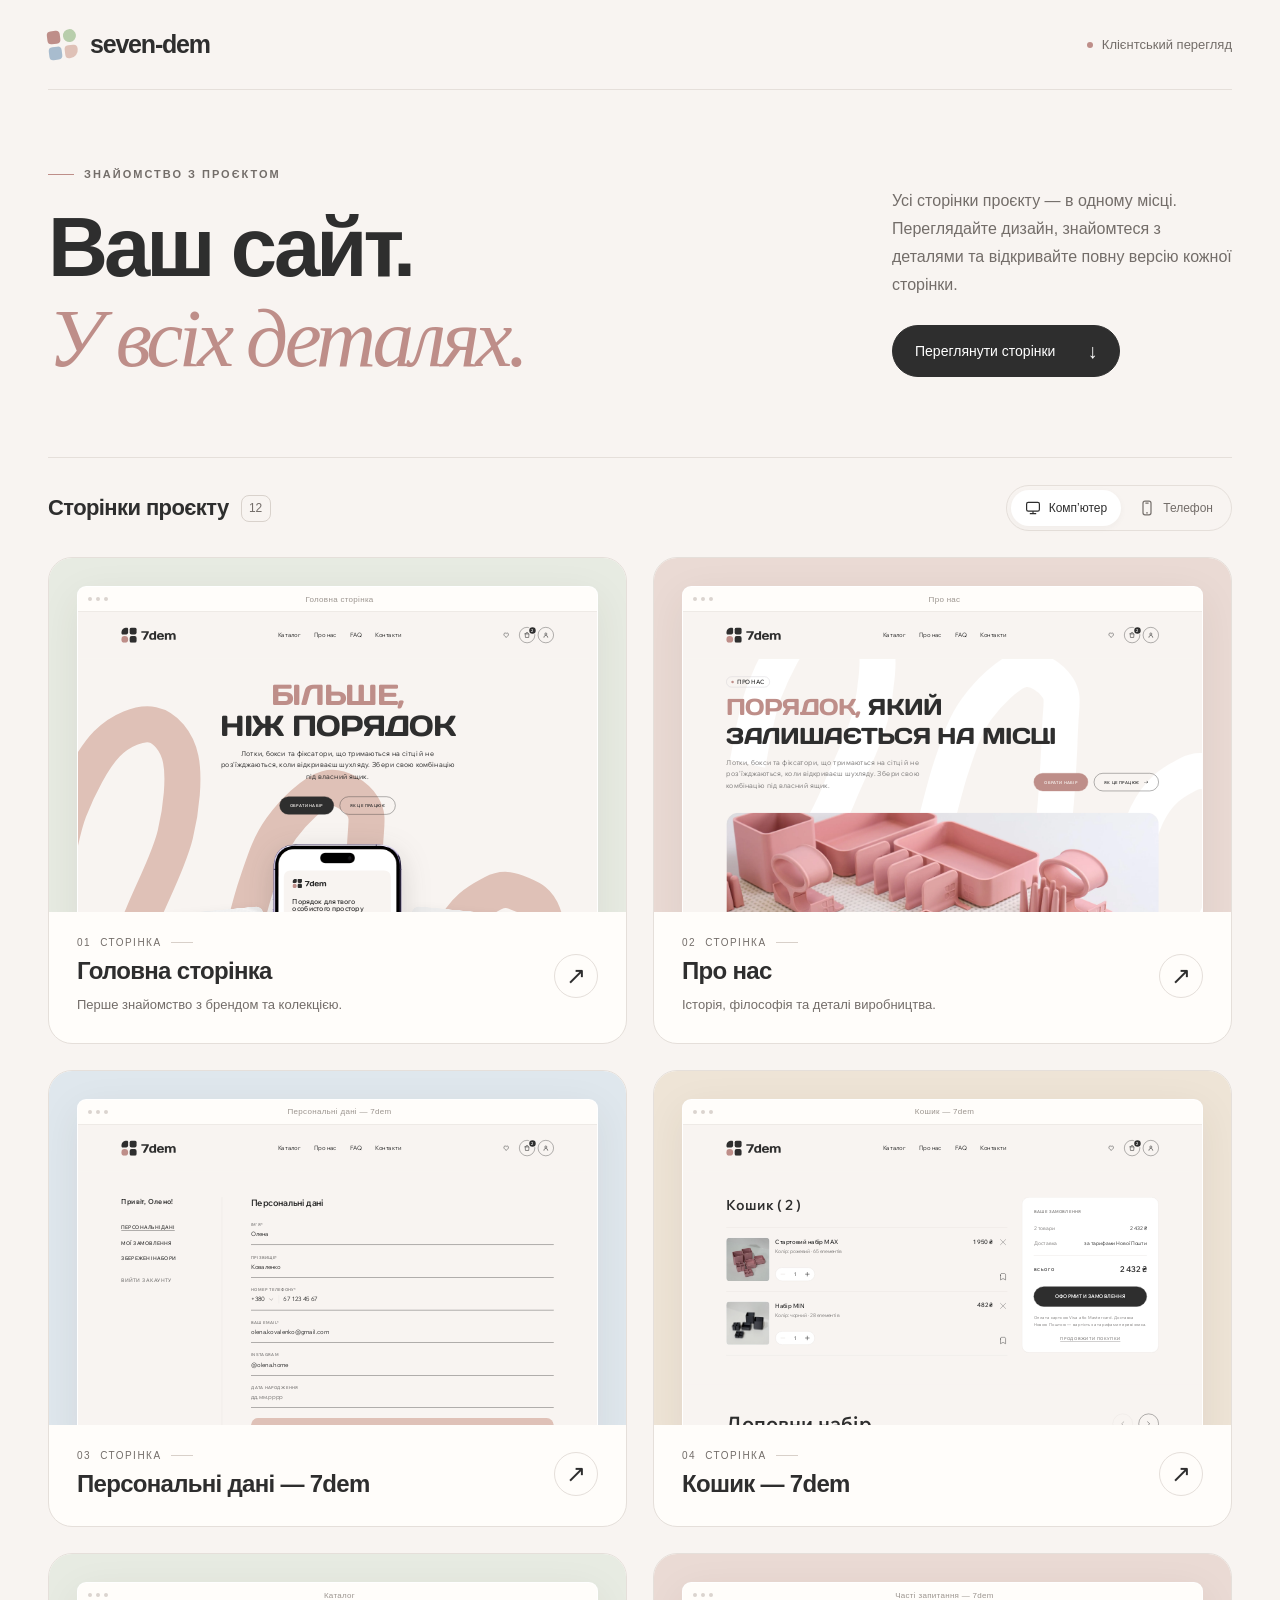
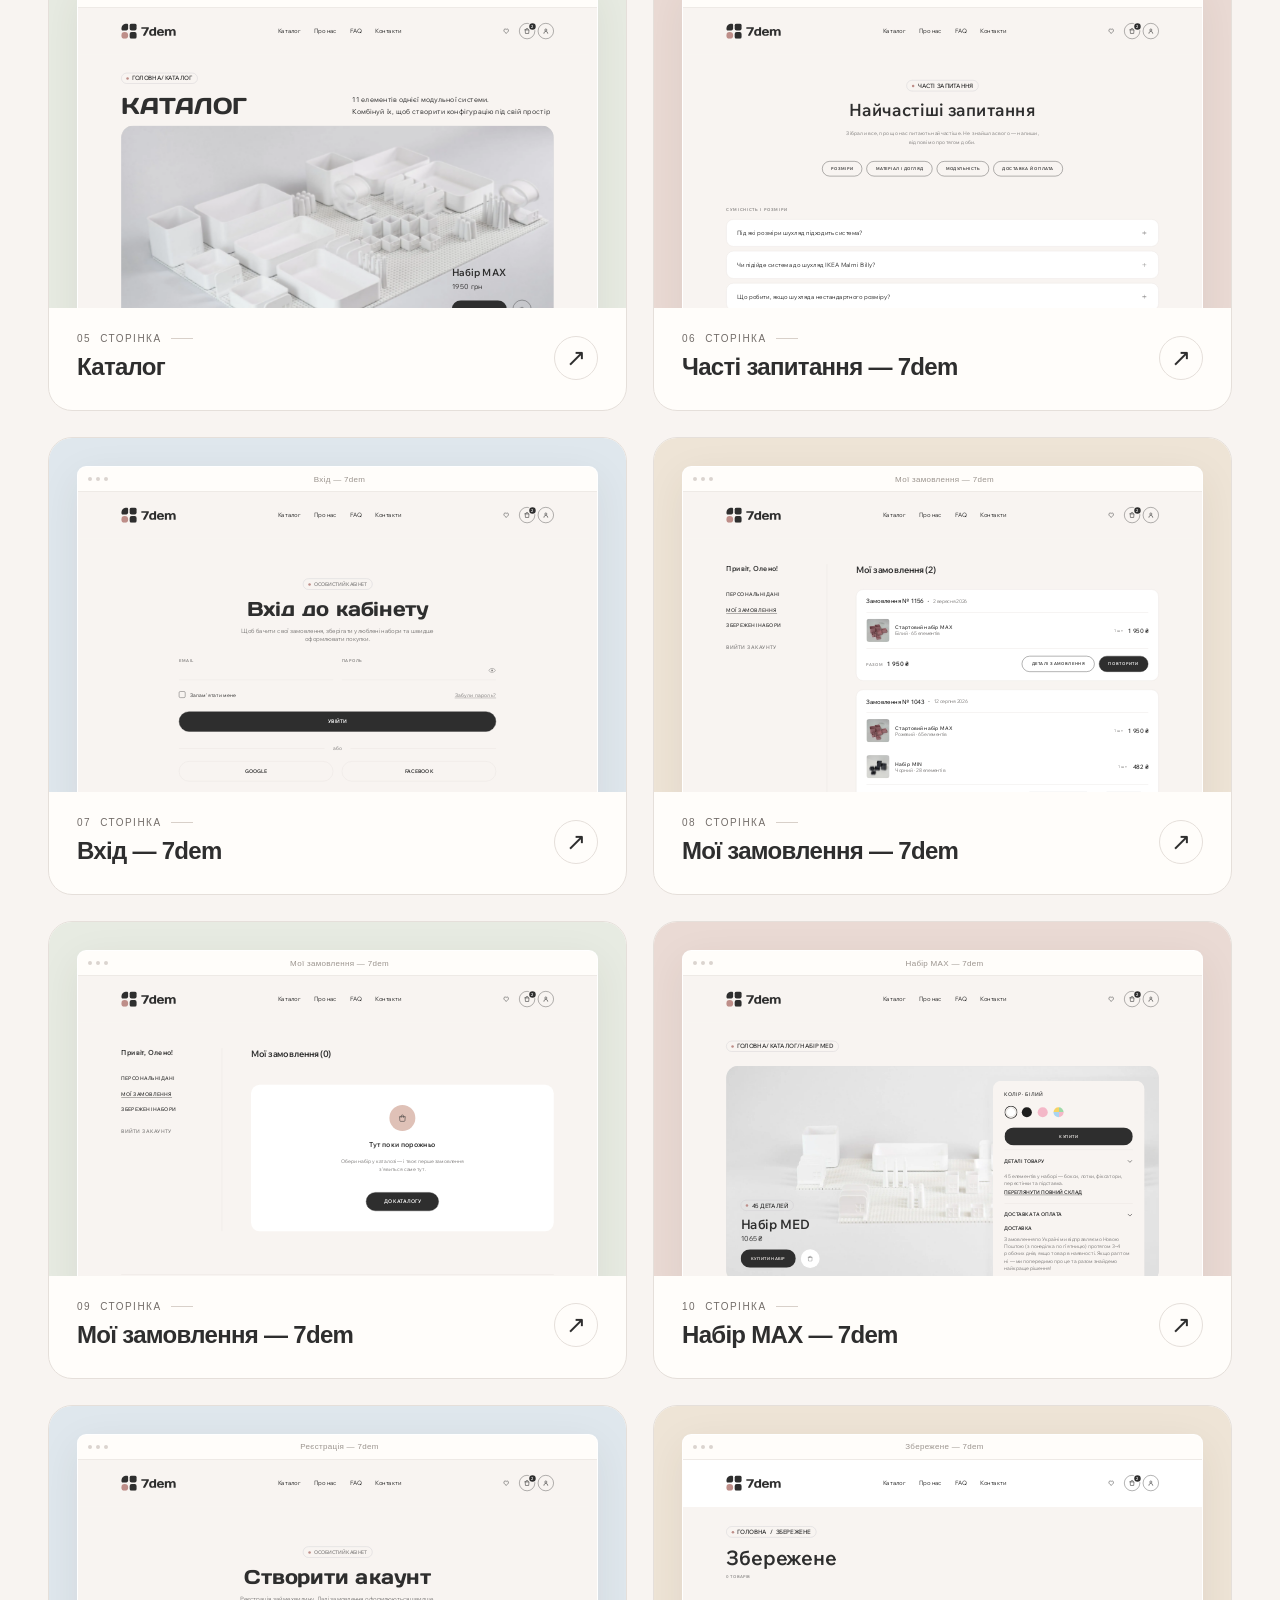
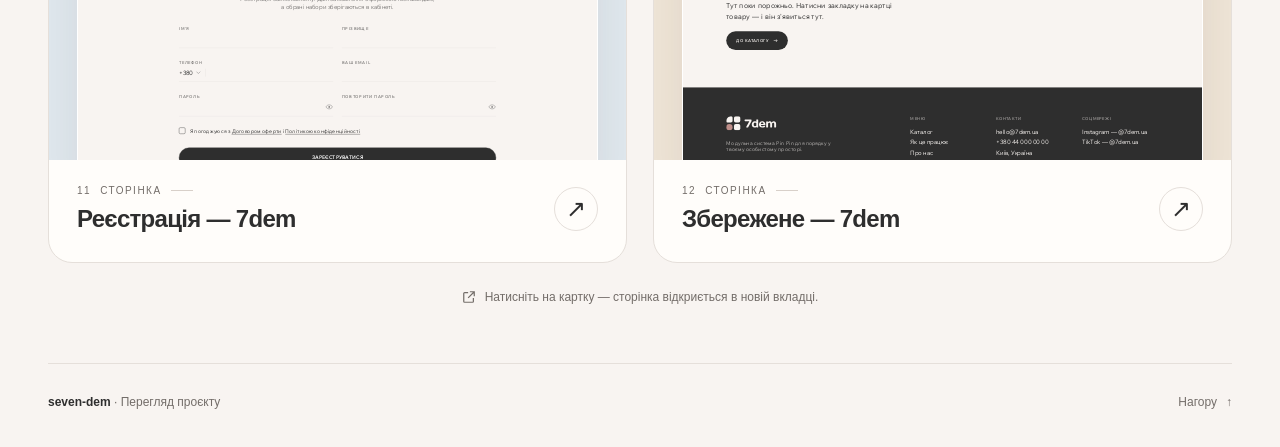
<file: seven-dem.html>
<!DOCTYPE html>
<html lang="uk">
	<head>
		<meta charset="UTF-8">
		<meta name="viewport" content="width=device-width, initial-scale=1.0">
		<meta name="robots" content="noindex, nofollow">
		<meta name="theme-color" content="#f8f4f1">
		<title>seven-dem — перегляд проєкту</title>
		<style>
			:root {
				color-scheme: light;
				--paper: #f8f4f1;
				--ink: #2e2e2e;
				--muted: #736d69;
				--rose: #be8e89;
				--line: #e5dfda;
			}
			*, *::before, *::after { box-sizing: border-box; }
			html { scroll-behavior: smooth; scroll-padding-top: 32px; }
			body { margin: 0; background: var(--paper); color: var(--ink); font-family: "Segoe UI", Arial, sans-serif; -webkit-font-smoothing: antialiased; }
			a { color: inherit; text-decoration: none; }
			button { font: inherit; cursor: pointer; }
			button, a { -webkit-tap-highlight-color: transparent; }
			button:focus-visible, a:focus-visible { outline: 3px solid #81544e; outline-offset: 6px; }
			[hidden] { display: none !important; }
			::selection { color: var(--ink); background: #dfc1b7; }
			.projectpage { width: min(1240px, calc(100% - 96px)); margin-inline: auto; }
			.projectpage__skip { position: absolute; top: 12px; left: 12px; z-index: 10; padding: 12px 20px; background: white; border-radius: 12px; transform: translateY(-180%); }
			.projectpage__skip:focus { transform: translateY(0); }
			.projectpage__header { display: flex; align-items: center; justify-content: space-between; gap: 24px; padding-block: 30px; border-bottom: 1px solid var(--line); }
			.projectpage__brand { display: inline-flex; align-items: center; gap: 13px; min-width: 0; }
			.projectpage__brand-name { font-size: 25px; font-weight: 700; letter-spacing: -1.2px; overflow-wrap: anywhere; }
			.projectpage__mark { display: grid; grid-template-columns: repeat(2, 13px); grid-template-rows: repeat(2, 13px); gap: 3px; transform: rotate(-7deg); flex-shrink: 0; }
			.projectpage__mark i { background: var(--rose); border-radius: 4px; }
			.projectpage__mark i:nth-child(2) { background: #b8ceac; border-radius: 7px; }
			.projectpage__mark i:nth-child(3) { background: #a8bcce; }
			.projectpage__mark i:nth-child(4) { background: #dfc1b7; border-radius: 4px 4px 8px 4px; }
			.projectpage__header-note { display: flex; align-items: center; gap: 9px; color: var(--muted); font-size: 13px; }
			.projectpage__header-note::before { content: ""; width: 6px; height: 6px; border-radius: 50%; background: var(--rose); }
			.projectpage__hero { display: grid; grid-template-columns: 1.5fr 1fr; align-items: end; gap: 64px; padding-block: 78px 76px; }
			.projectpage__eyebrow { display: flex; align-items: center; gap: 10px; margin: 0 0 25px; color: var(--muted); font-size: 11px; font-weight: 600; letter-spacing: 2px; text-transform: uppercase; }
			.projectpage__eyebrow::before { content: ""; width: 26px; height: 1px; background: var(--rose); }
			.projectpage__title { margin: 0; font-size: clamp(48px, 6.5vw, 88px); font-weight: 600; line-height: 1.03; letter-spacing: -4px; }
			.projectpage__title em { display: block; margin-top: 5px; color: var(--rose); font-family: Georgia, "Times New Roman", serif; font-weight: 400; letter-spacing: -4.5px; }
			.projectpage__intro { max-width: 340px; padding-bottom: 4px; justify-self: end; }
			.projectpage__description { margin: 0 0 26px; color: var(--muted); font-size: 16px; line-height: 1.75; }
			.projectpage__cta { display: inline-flex; align-items: center; justify-content: space-between; gap: 32px; min-height: 52px; padding: 14px 22px; border: 1px solid var(--ink); border-radius: 100px; background: var(--ink); color: white; font-size: 14px; transition: background .2s, border-color .2s, transform .2s; }
			.projectpage__cta span { font-size: 20px; line-height: 1; }
			.projectpage__section { padding-bottom: 56px; }
			.projectpage__toolbar { display: flex; align-items: center; justify-content: space-between; gap: 24px; margin-bottom: 26px; padding-top: 27px; border-top: 1px solid var(--line); }
			.projectpage__section-title { display: flex; align-items: center; gap: 12px; margin: 0; font-size: 22px; font-weight: 600; letter-spacing: -.6px; }
			.projectpage__count { display: inline-flex; align-items: center; justify-content: center; min-width: 30px; height: 27px; padding-inline: 7px; border: 1px solid #d9d2cc; border-radius: 8px; color: var(--muted); font-size: 12px; font-weight: 500; letter-spacing: 0; font-variant-numeric: tabular-nums; }
			.projectpage__devices { display: flex; gap: 4px; padding: 4px; border: 1px solid var(--line); border-radius: 100px; }
			.projectpage__device { display: inline-flex; align-items: center; gap: 8px; min-height: 36px; padding: 8px 14px; border: 0; border-radius: 100px; color: var(--muted); background: transparent; font-size: 12px; transition: background .2s, color .2s, box-shadow .2s; }
			.projectpage__device[aria-pressed="true"] { color: var(--ink); background: white; box-shadow: 0 2px 7px #2e2e2e0a; }
			.projectpage__device svg { width: 16px; height: 16px; fill: none; stroke: currentColor; stroke-width: 1.5; }
			.projectpage__list { display: grid; grid-template-columns: repeat(2, minmax(0, 1fr)); gap: 26px; margin: 0; padding: 0; list-style: none; counter-reset: page; }
			.projectpage__list > li { position: relative; min-width: 0; overflow: hidden; border: 1px solid var(--line); border-radius: 24px; background: #fffdfa; counter-increment: page; transition: transform .25s, box-shadow .25s, border-color .25s; }
			.projectpage__list > li:focus-within { outline: 3px solid #81544e; outline-offset: 5px; }
			.projectpage__list > li > a { display: flex; align-items: center; justify-content: space-between; gap: 20px; padding: 25px 28px 28px; font-size: 24px; font-weight: 600; }
			.projectpage__list > li > a::after { content: ""; position: absolute; inset: 0; z-index: 2; border-radius: 24px; }
			.projectpage__preview { display: grid; place-items: center; aspect-ratio: 1.63; overflow: hidden; padding: 28px 28px 0; background: #e7ebe2; pointer-events: none; }
			.projectpage__list > li:nth-child(4n + 2) .projectpage__preview { background: #eadad4; }
			.projectpage__list > li:nth-child(4n + 3) .projectpage__preview { background: #dfe7ed; }
			.projectpage__list > li:nth-child(4n + 4) .projectpage__preview { background: #eee4d6; }
			.projectpage__browser { align-self: start; width: 100%; overflow: hidden; border: 1px solid #ffffffb3; border-radius: 9px 9px 0 0; background: white; box-shadow: 0 12px 40px #41372c14; }
			.projectpage__browser-bar { display: flex; align-items: center; gap: 4px; height: 25px; padding-inline: 10px; border-bottom: 1px solid #eeeae6; background: #fffdfa; }
			.projectpage__browser-bar i { width: 4px; height: 4px; border-radius: 50%; background: #dbd4cf; }
			.projectpage__browser-label { margin-inline: auto; padding-right: 20px; color: #9b948e; font-size: 8px; font-weight: 500; letter-spacing: .3px; }
			.projectpage__viewport { position: relative; width: 100%; aspect-ratio: 1.6; overflow: hidden; background: var(--paper); }
			.projectpage__viewport iframe { position: absolute; top: 0; left: 0; width: 1440px; height: 900px; border: 0; transform: scale(var(--preview-scale, .35)); transform-origin: top left; pointer-events: none; }
			.projectpage__list[data-device="mobile"] .projectpage__preview { padding: 16px; }
			.projectpage__list[data-device="mobile"] .projectpage__browser { align-self: center; width: 42%; max-width: 155px; padding: 4px; border-radius: 20px; box-shadow: 0 12px 30px #41372c1a; }
			.projectpage__list[data-device="mobile"] .projectpage__browser-bar { display: none; }
			.projectpage__list[data-device="mobile"] .projectpage__viewport { aspect-ratio: .5; border-radius: 15px; }
			.projectpage__list[data-device="mobile"] iframe { width: 390px; height: 780px; }
			.projectpage__card-copy { display: grid; gap: 9px; }
			.projectpage__card-number { display: flex; align-items: center; gap: 9px; color: var(--muted); font-size: 10px; font-weight: 500; letter-spacing: 1.5px; text-transform: uppercase; }
			.projectpage__card-number::before { content: counter(page, decimal-leading-zero); font-variant-numeric: tabular-nums; }
			.projectpage__card-number::after { content: ""; width: 22px; height: 1px; background: #d8d0c9; }
			.projectpage__card-title { letter-spacing: -.7px; line-height: 1.2; overflow-wrap: anywhere; }
			.projectpage__card-description { color: var(--muted); font-size: 13px; font-weight: 400; line-height: 1.5; }
			.projectpage__card-arrow { display: grid; flex: 0 0 44px; place-items: center; width: 44px; height: 44px; border: 1px solid var(--line); border-radius: 50%; font-size: 24px; font-weight: 400; transition: color .2s, background .2s, border-color .2s, transform .2s; }
			.projectpage__hint { display: flex; align-items: center; justify-content: center; gap: 9px; margin: 25px 0 0; color: var(--muted); font-size: 12px; line-height: 1.6; text-align: center; }
			.projectpage__hint svg { width: 14px; height: 14px; flex-shrink: 0; fill: none; stroke: currentColor; stroke-width: 1.4; }
			.projectpage__empty { padding: 56px 24px; border: 1px dashed #cfc5bd; border-radius: 24px; color: var(--muted); text-align: center; line-height: 1.6; }
			.projectpage__footer { display: flex; align-items: center; justify-content: space-between; gap: 20px; padding-block: 25px 32px; border-top: 1px solid var(--line); color: var(--muted); font-size: 12px; }
			.projectpage__footer-name { font-weight: 600; color: var(--ink); overflow-wrap: anywhere; }
			.projectpage__footer a { display: inline-flex; align-items: center; gap: 9px; padding-block: 6px; }
			@media (any-hover: hover) {
				.projectpage__cta:hover { background: #81544e; border-color: #81544e; transform: translateY(-2px); }
				.projectpage__list > li:hover { transform: translateY(-4px); border-color: #c8b9ae; box-shadow: 0 14px 32px #41372c0c; }
				.projectpage__list > li:hover .projectpage__card-arrow { background: var(--ink); border-color: var(--ink); color: white; transform: rotate(5deg); }
				.projectpage__device:hover { color: var(--ink); }
				.projectpage__footer a:hover { color: var(--ink); }
			}
			@media (max-width: 900px) {
				.projectpage { width: calc(100% - 48px); }
				.projectpage__hero { gap: 36px; padding-block: 64px; }
				.projectpage__title { font-size: 60px; letter-spacing: -3px; }
				.projectpage__title em { letter-spacing: -3px; }
				.projectpage__description { font-size: 14px; }
				.projectpage__list { gap: 18px; }
				.projectpage__preview { padding: 18px 18px 0; }
				.projectpage__list > li > a { padding: 22px; font-size: 21px; }
				.projectpage__list[data-device="mobile"] .projectpage__browser { max-width: 115px; }
			}
			@media (max-width: 640px) {
				.projectpage { width: calc(100% - 36px); }
				.projectpage__header { padding-block: 22px; gap: 14px; }
				.projectpage__brand-name { font-size: 22px; }
				.projectpage__header-note { max-width: 116px; font-size: 11px; line-height: 1.4; }
				.projectpage__hero { grid-template-columns: 1fr; gap: 25px; padding-block: 45px; }
				.projectpage__eyebrow { margin-bottom: 22px; font-size: 10px; }
				.projectpage__title { font-size: clamp(43px, 10vw, 62px); letter-spacing: -2.5px; }
				.projectpage__title em { letter-spacing: -2.5px; }
				.projectpage__intro { max-width: 390px; justify-self: start; }
				.projectpage__description { margin-bottom: 22px; font-size: 15px; }
				.projectpage__cta { min-height: 48px; }
				.projectpage__toolbar { align-items: flex-start; flex-direction: column; gap: 20px; padding-top: 24px; margin-bottom: 20px; }
				.projectpage__section-title { font-size: 21px; }
				.projectpage__devices { align-self: stretch; }
				.projectpage__device { justify-content: center; flex: 1; min-height: 38px; }
				.projectpage__list { grid-template-columns: 1fr; gap: 22px; }
				.projectpage__list > li { border-radius: 20px; }
				.projectpage__list > li > a { padding: 22px; }
				.projectpage__list[data-device="mobile"] .projectpage__browser { max-width: 145px; }
				.projectpage__hint { align-items: flex-start; padding-inline: 12px; }
				.projectpage__hint svg { margin-top: 3px; }
				.projectpage__section { padding-bottom: 34px; }
				.projectpage__footer { padding-block: 20px 26px; }
			}
			@media (prefers-reduced-motion: reduce) {
				html { scroll-behavior: auto; }
				*, *::before, *::after { transition: none !important; }
			}
		</style>
	</head>
	<body>
		<a class="projectpage__skip" href="#pages">До сторінок проєкту</a>
		<div class="projectpage" id="top">
			<header class="projectpage__header">
				<a class="projectpage__brand" href="#top" aria-label="seven-dem — на початок">
					<span class="projectpage__mark" aria-hidden="true">
						<i></i>
						<i></i>
						<i></i>
						<i></i>
					</span>
					<span class="projectpage__brand-name">seven-dem</span>
				</a>
				<span class="projectpage__header-note">Клієнтський перегляд</span>
			</header>
			<main>
				<section class="projectpage__hero" aria-labelledby="project-title">
					<div>
						<p class="projectpage__eyebrow">Знайомство з проєктом</p>
						<h1 class="projectpage__title" id="project-title">
							Ваш сайт.
							<em>У всіх деталях.</em>
						</h1>
					</div>
					<div class="projectpage__intro">
						<p class="projectpage__description">
							Усі сторінки проєкту — в одному місці. Переглядайте дизайн, знайомтеся з деталями та відкривайте повну версію кожної сторінки.
						</p>
						<a class="projectpage__cta" href="#pages">
							Переглянути сторінки
							<span aria-hidden="true">↓</span>
						</a>
					</div>
				</section>
				<section class="projectpage__section" id="pages" aria-labelledby="pages-title">
					<div class="projectpage__toolbar">
						<h2 class="projectpage__section-title" id="pages-title">
							Сторінки проєкту
							<span class="projectpage__count" data-page-count="" hidden></span>
						</h2>
						<div class="projectpage__devices" role="group" aria-label="Формат попереднього перегляду" data-devices="" hidden>
							<button class="projectpage__device" type="button" data-device="desktop" aria-pressed="true" aria-controls="page-list">
								<svg viewbox="0 0 20 20" aria-hidden="true">
									<rect x="2" y="3" width="16" height="11" rx="2"></rect>
									<path d="M10 14v3m-4 0h8"></path>
								</svg>
								Комп’ютер
							</button>
							<button class="projectpage__device" type="button" data-device="mobile" aria-pressed="false" aria-controls="page-list">
								<svg viewbox="0 0 20 20" aria-hidden="true">
									<rect x="5" y="1.5" width="10" height="17" rx="2.5"></rect>
									<path d="M8 4h4m-3 12h2"></path>
								</svg>
								Телефон
							</button>
						</div>
					</div>
					<ul class="projectpage__list" id="page-list" data-device="desktop">
						<li>
							<a target="_blank" rel="noopener noreferrer" href="index.html">Головна сторінка</a>
						</li>
						<li>
							<a target="_blank" rel="noopener noreferrer" href="about.html">Про нас</a>
						</li>
						<li>
							<a target="_blank" rel="noopener noreferrer" href="account.html">Персональні дані — 7dem</a>
						</li>
						<li>
							<a target="_blank" rel="noopener noreferrer" href="cart.html">Кошик — 7dem</a>
						</li>
						<li>
							<a target="_blank" rel="noopener noreferrer" href="cataloge.html">Каталог</a>
						</li>
						<li>
							<a target="_blank" rel="noopener noreferrer" href="faq.html">Часті запитання — 7dem</a>
						</li>
						<li>
							<a target="_blank" rel="noopener noreferrer" href="login.html">Вхід — 7dem</a>
						</li>
						<li>
							<a target="_blank" rel="noopener noreferrer" href="orders.html">Мої замовлення — 7dem</a>
						</li>
						<li>
							<a target="_blank" rel="noopener noreferrer" href="ordersempty.html">Мої замовлення — 7dem</a>
						</li>
						<li>
							<a target="_blank" rel="noopener noreferrer" href="product-card.html">Набір MAX — 7dem</a>
						</li>
						<li>
							<a target="_blank" rel="noopener noreferrer" href="register.html">Реєстрація — 7dem</a>
						</li>
						<li>
							<a target="_blank" rel="noopener noreferrer" href="saved.html">Збережене — 7dem</a>
						</li>
					</ul>
					<p class="projectpage__empty" data-empty="" hidden>Сторінки проєкту незабаром з’являться тут.</p>
					<p class="projectpage__hint" data-hint="">
						<svg viewbox="0 0 16 16" aria-hidden="true">
							<path d="M9 2h5v5m0-5L7 9M7 3H3a1 1 0 0 0-1 1v9a1 1 0 0 0 1 1h9a1 1 0 0 0 1-1V9"></path>
						</svg>
						Натисніть на картку — сторінка відкриється в новій вкладці.
					</p>
				</section>
			</main>
			<footer class="projectpage__footer">
				<span>
					<span class="projectpage__footer-name">seven-dem</span>
					· Перегляд проєкту
				</span>
				<a href="#top">
					Нагору
					<span aria-hidden="true">↑</span>
				</a>
			</footer>
		</div>
		<script>
      (() => {
        const list = document.querySelector('#page-list');
        const links = Array.from(list.querySelectorAll('li > a'));
        const count = document.querySelector('[data-page-count]');
        const devices = document.querySelector('[data-devices]');
        const descriptions = {
          index: 'Перше знайомство з брендом та колекцією.',
          about: 'Історія, філософія та деталі виробництва.'
        };
        const viewports = [];
        count.textContent = String(links.length).padStart(2, '0');
        count.hidden = false;
        document.querySelector('[data-empty]').hidden = links.length > 0;
        document.querySelector('[data-hint]').hidden = links.length === 0;
        devices.hidden = links.length === 0;

        const element = (tag, className, text) => {
          const node = document.createElement(tag);
          node.className = className;
          if (text) node.textContent = text;
          return node;
        };

        links.forEach(link => {
          const title = link.textContent.trim();
          const slug = new URL(link.href).pathname.split('/').pop().replace(/\.html$/i, '');
          const preview = element('div', 'projectpage__preview');
          preview.setAttribute('aria-hidden', 'true');
          preview.inert = true;
          const browser = element('div', 'projectpage__browser');
          const bar = element('div', 'projectpage__browser-bar');
          bar.append(document.createElement('i'), document.createElement('i'), document.createElement('i'));
          bar.append(element('span', 'projectpage__browser-label', title));
          const viewport = element('div', 'projectpage__viewport');
          const frame = document.createElement('iframe');
          frame.title = 'Попередній перегляд: ' + title;
          frame.tabIndex = -1;
          frame.loading = 'lazy';
          frame.src = link.href;
          viewport.append(frame);
          browser.append(bar, viewport);
          preview.append(browser);
          link.before(preview);
          viewports.push(viewport);

          const copy = element('span', 'projectpage__card-copy');
          const number = element('span', 'projectpage__card-number', 'Сторінка');
          number.setAttribute('aria-hidden', 'true');
          copy.append(number, element('span', 'projectpage__card-title', title));
          if (Object.hasOwn(descriptions, slug)) copy.append(element('span', 'projectpage__card-description', descriptions[slug]));
          const arrow = element('span', 'projectpage__card-arrow', '↗');
          arrow.setAttribute('aria-hidden', 'true');
          link.replaceChildren(copy, arrow);
          link.target = '_blank';
          link.rel = 'noopener noreferrer';
          link.setAttribute('aria-label', title + ' — відкрити в новій вкладці');
        });

        const resizePreviews = () => {
          const mobile = list.dataset.device === 'mobile';
          const width = mobile ? 390 : 1440;
          viewports.forEach(viewport => {
            const browser = viewport.parentElement;
            const preview = browser.parentElement;
            browser.style.width = mobile ? Math.min(155, (preview.clientHeight - 22) / 2) + 'px' : '';
            viewport.style.setProperty('--preview-scale', viewport.clientWidth / width);
          });
        };
        devices.addEventListener('click', event => {
          const button = event.target.closest('button[data-device]');
          if (!button) return;
          list.dataset.device = button.dataset.device;
          devices.querySelectorAll('button').forEach(control => control.setAttribute('aria-pressed', String(control === button)));
          resizePreviews();
        });
        if ('ResizeObserver' in window) {
          const observer = new ResizeObserver(resizePreviews);
          viewports.forEach(viewport => observer.observe(viewport));
        } else {
          window.addEventListener('resize', resizePreviews);
        }
        resizePreviews();
      })();
		</script>
	</body>
</html>
</file>
<file: css/common.min.css>
.button{display:inline-flex;border-radius:62.4375rem;border-color:transparent;border-style:solid;border-width:.09375rem;transition:all .3s;background:transparent;column-gap:.75rem}.button svg{align-self:center;width:.75rem;height:.5rem;fill:none}.button svg path{fill:var(--main-color)}.button--fw{width:100%}.button--caps{align-items:center;justify-content:center;padding-block:1.0625rem;padding-inline:1.75rem;font-weight:600;line-height:1.2;letter-spacing:.02em;text-transform:uppercase}.button--padding-one{padding-inline:1.375rem;padding-block:.75rem}.button--padding-two{padding-block:1.125rem;padding-left:2rem;padding-right:1.75rem}.button--padding-three{padding-inline:1.5rem;padding-block:1rem}.button--border-color-one{border-color:var(--main-color)}.button--border-color-two{border-color:var(--color-hairline)}.button--border-color-three{border-color:#be8e89}.button--background-black{background:var(--main-color);color:var(--color-bone)}.button--background-black svg path{fill:var(--color-bone)}.button--background-lightred{background:#be8e89;color:var(--color-bone)}.button--background-lightred svg path{fill:var(--color-bone)}@media (width < 20em){.button--caps{font-size:.6875rem}}@media (width >= 20em) and (width < 90em){.button--caps{font-size:clamp(.6875rem,.66964rem + .08929vw,.75rem)}}@media (width >= 90em){.button--caps{font-size:.75rem}}@media (any-hover:hover){.button:hover{background:var(--color-rose);color:var(--main-color)}.button:hover svg path{fill:var(--main-color)}}@media (any-hover:hover),(pointer:fine){html:not([data-fls-touch]) .button--background-black:hover{background:transparent;color:var(--main-color)}html:not([data-fls-touch]) .button--background-black:hover svg path{fill:var(--main-color)}html:not([data-fls-touch]) .button--background-lightred:hover{background:transparent;color:var(--main-color)}html:not([data-fls-touch]) .button--background-lightred:hover svg path{fill:var(--main-color)}}
</file>
<file: css/main.min.css>
@import url("https://fonts.googleapis.com/css2?family=Wix%20Madefor%20Text:wght@400;500;600;700&display=swap");@import url("https://fonts.googleapis.com/css2?family=Days%20One:wght@400&display=swap");*{padding:0;margin:0;border:0}*,:after,:before{box-sizing:border-box}:after,:before{display:inline-block}body,html{height:100%}body{line-height:1;scrollbar-gutter:stable;-ms-text-size-adjust:100%;-moz-text-size-adjust:100%;-webkit-text-size-adjust:100%;-webkit-font-smoothing:antialiased;-moz-osx-font-smoothing:grayscale}button,input,textarea{font-family:inherit;font-size:inherit;line-height:inherit;color:inherit;background-color:transparent}input,textarea{width:100%}label{display:inline-block}button,option,select{cursor:pointer}a{display:inline-block;color:inherit;text-decoration:none}li{list-style:none}img{max-width:100%;height:auto;vertical-align:middle}h1,h2,h3,h4,h5,h6{font-weight:inherit;font-size:inherit}address{font-style:normal}:root{--font-family:"Wix Madefor Text", sans-serif;--font-size:1rem;--main-color:#2e2e2e;--color-bone:#f8f4f1;--color-blush:#dfc1b7;--color-clay:#cfa897;--color-rose:#be8e89;--color-white:#fff;--color-ink-muted:#7f7d7c;--color-ink-muted-two:gray;--color-hairline:#e5e1de;--color-sage:#88ceac;--color-sagetwo:#b8ceac;--color-sky:#a8bcce;--color-coral:#e8b4b0;--color-violet:#7b61ab;--color-mist:#c9c8cc}body{color:var(--main-color);font-family:var(--font-family);font-size:var(--font-size);min-width:20rem}[data-fls-scrolllock] body{overflow:hidden;touch-action:none;overscroll-behavior:none}.wrapper{min-height:100%;display:flex;flex-direction:column;overflow:clip}.wrapper>main{flex:1 1 auto}.wrapper>*{min-width:0}[class*=__container]{max-width:76.875rem}[class*=__container--eight],[class*=__container--five],[class*=__container--four],[class*=__container--nine],[class*=__container--seven],[class*=__container--six],[class*=__container--three],[class*=__container--two],[class*=__container]{margin:0 auto;padding-left:.9375rem;padding-right:.9375rem}[class*=__container--two]{max-width:57.1875rem}[class*=__container--three]{max-width:77.875rem}[class*=__container--four]{max-width:76.8125rem}[class*=__container--five]{max-width:77.125rem}[class*=__container--six]{max-width:85.414375rem}[class*=__container--seven]{max-width:58.125rem}[class*=__container--eight]{max-width:85.875rem}[class*=__container--nine]{max-width:78.125rem}.menu__list{display:flex;align-items:center;flex-wrap:wrap;row-gap:.1875rem}.menu__link{font-weight:400;line-height:1;transition:all .3s;padding-top:.3125rem;padding-bottom:.3125rem}.icon-menu{display:none}.header{--header-height:8rem;--header-bg:#fff;position:fixed;top:0;left:0;width:100%;z-index:50;background:var(--header-bg)}.header__content{display:flex;justify-content:space-between;align-items:center;min-height:var(--header-height);transition:min-height .3s;column-gap:1rem}.header__logo{flex:0 0 auto;display:block;color:var(--main-color);transition:color .3s}.header__logo-img{display:block;height:auto}.header__logo-dot{fill:var(--color-rose);transition:fill .3s}.header__logo:hover .header__logo-dot{fill:var(--main-color)}.header__actions{flex:0 0 auto;display:flex;align-items:center}.header__saved{position:relative;display:inline-flex;align-items:center;justify-content:center;width:1.5rem;height:1.5rem;color:var(--main-color);transition:color .3s}.header__saved svg{width:1.125rem;height:1.125rem}.header__circle{position:relative;flex:0 0 auto;display:inline-flex;align-items:center;justify-content:center;border:.09375rem solid var(--main-color);border-radius:50%;color:var(--main-color);transition:background-color .3s,color .3s}.header__circle svg{width:1.25rem;height:1.25rem}.header__count{position:absolute;top:-.0625rem;right:-.1875rem;display:grid;place-items:center;min-width:1.125rem;height:1.125rem;padding-inline:.25rem;border-radius:62.4375rem;background:var(--main-color);color:var(--color-white);box-shadow:0 0 0 .1875rem var(--header-bg);font-size:.6875rem;font-weight:600;line-height:1}.header__count[hidden]{display:none}.header__count--saved{top:-.4375rem;right:-.5625rem}[data-fls-header-scroll].--header-scroll{--header-height:5rem}[data-fls-header-scroll-show].--header-scroll{transition:translate .3s;translate:0 -100%}[data-fls-header-scroll-show].--header-show{translate:0 0}.footer{background:var(--main-color);color:var(--color-bone)}.footer__top{display:grid;grid-template-columns:487fr 214fr 214fr 213fr;column-gap:1.5rem}.footer__brand{display:flex;flex-direction:column;align-items:flex-start}.footer__logo{display:block;color:var(--color-bone);transition:color .3s}.footer__logo-img{display:block;height:auto}.footer__logo-dot{fill:var(--color-rose);transition:fill .3s}.footer__logo:hover .footer__logo-dot{fill:var(--color-bone)}.footer__tagline{color:hsla(26,33%,96%,.7);line-height:1.2;max-width:20rem}.footer__col{display:flex;flex-direction:column;min-width:0}.footer__heading{color:hsla(26,33%,96%,.6);font-weight:500;line-height:1;text-transform:uppercase;letter-spacing:.04em;font-size:.75rem}.footer__heading:not(:last-child){margin-bottom:1.375rem}.footer__list{display:flex;flex-direction:column;gap:.875rem}.footer__link{color:var(--color-bone);line-height:1;transition:color .3s}.footer__bottom{display:flex;justify-content:space-between;align-items:center;gap:1rem;padding-top:1.5rem;border-top:.0625rem solid hsla(26,33%,96%,.9);color:hsla(26,33%,96%,.6);line-height:1.2;flex-wrap:wrap}.fls-toast{position:fixed;z-index:200;left:50%;bottom:2rem;padding:1rem 1.75rem;border-radius:62.4375rem;background:var(--main-color);color:var(--color-white);font-size:.875rem;font-weight:500;line-height:1.2;white-space:nowrap;translate:-50% 1rem;opacity:0;pointer-events:none;transition:opacity .3s,translate .3s}.fls-toast.--visible{translate:-50% 0;opacity:1}[data-fls-reveal-group]>*,[data-fls-reveal]{opacity:0;transform:translate3d(var(--reveal-x,0),var(--reveal-y,var(--reveal-shift,2.5rem)),0) scale(var(--reveal-scale,1));transition:opacity var(--reveal-duration,.7s) ease var(--reveal-delay,0s),transform var(--reveal-duration,.7s) cubic-bezier(.22,.61,.36,1) var(--reveal-delay,0s)}[data-fls-reveal-group=down]>*,[data-fls-reveal=down]{--reveal-y:calc(-1 * var(--reveal-shift, 2.5rem))}[data-fls-reveal-group=left]>*,[data-fls-reveal=left]{--reveal-x:calc(-1 * var(--reveal-shift, 2.5rem));--reveal-y:0rem}[data-fls-reveal-group=right]>*,[data-fls-reveal=right]{--reveal-x:var(--reveal-shift, 2.5rem);--reveal-y:0rem}[data-fls-reveal-group=fade]>*,[data-fls-reveal=fade]{transform:none;transition:opacity var(--reveal-duration,.7s) ease var(--reveal-delay,0s)}[data-fls-reveal-group=zoom]>*,[data-fls-reveal=zoom]{--reveal-y:0rem;--reveal-scale:0.94}[data-fls-reveal-group]>*{--reveal-index:11;--reveal-delay:calc(var(--reveal-start, 0s) + var(--reveal-index) * var(--reveal-step, .08s))}[data-fls-reveal-group]>:first-child{--reveal-index:0}[data-fls-reveal-group]>:nth-child(2){--reveal-index:1}[data-fls-reveal-group]>:nth-child(3){--reveal-index:2}[data-fls-reveal-group]>:nth-child(4){--reveal-index:3}[data-fls-reveal-group]>:nth-child(5){--reveal-index:4}[data-fls-reveal-group]>:nth-child(6){--reveal-index:5}[data-fls-reveal-group]>:nth-child(7){--reveal-index:6}[data-fls-reveal-group]>:nth-child(8){--reveal-index:7}[data-fls-reveal-group]>:nth-child(9){--reveal-index:8}[data-fls-reveal-group]>:nth-child(10){--reveal-index:9}[data-fls-reveal-group]>:nth-child(11){--reveal-index:10}[data-fls-reveal-group]>:nth-child(12){--reveal-index:11}.--watcher-view[data-fls-reveal-group]>*,.--watcher-view[data-fls-reveal],[data-fls-loaded] [data-fls-reveal-load] [data-fls-reveal-group]>*,[data-fls-loaded] [data-fls-reveal-load] [data-fls-reveal],[data-fls-loaded] [data-fls-reveal-load][data-fls-reveal-group]>*,[data-fls-loaded] [data-fls-reveal-load][data-fls-reveal]{opacity:1;transform:none}@media (max-width:62em){.footer__top{grid-template-columns:repeat(3,1fr)}.footer__brand{grid-column:1/-1}}@media (width <= 48em){.menu__actions-mob{margin-top:.9375rem;display:grid;align-items:center;justify-content:center;row-gap:.75rem}}@media (max-width:48em) and (any-hover:none){.icon-menu{cursor:default}}@media (max-width:48em){.menu__body{height:100svh;overflow:auto;padding:7.1875rem .9375rem 1.875rem;background:#fff}.menu__body,.menu__body:before{position:fixed;width:100%;left:-100%;top:0;transition:left .3s}.menu__body:before{content:"";height:4.375rem;z-index:2}html[data-fls-menu-open] .menu__body,html[data-fls-menu-open] .menu__body:before{left:0}.menu__list{flex-direction:column}.menu__link{font-size:1.5625rem}.icon-menu{display:block;position:relative;width:1.875rem;height:1.125rem;z-index:5}.icon-menu span,.icon-menu:after,.icon-menu:before{content:"";transition:all .3s ease 0s;right:0;position:absolute;width:100%;height:.125rem;background-color:#000}.icon-menu:before{top:0}.icon-menu:after{bottom:0}.icon-menu span{top:calc(50% - .0625rem)}html[data-fls-menu-open] .icon-menu span{width:0}html[data-fls-menu-open] .icon-menu:before{top:calc(50% - .0625rem);transform:rotate(-45deg)}html[data-fls-menu-open] .icon-menu:after{bottom:calc(50% - .0625rem);transform:rotate(45deg)}.footer__top{grid-template-columns:1fr}}@media (width < 48em){.menu__list{column-gap:1rem}.menu__link{font-size:.875rem}}@media (width < 20em){.header{--header-height:4.375rem}.header__logo-img{width:6.5625rem}.header__actions{column-gap:.375rem}.header__saved{margin-right:.375rem}.header__circle{width:2.375rem;height:2.375rem}.footer{padding-top:2.5rem;padding-bottom:1.5rem}.footer__top{row-gap:1.75rem;margin-bottom:2rem}.footer__logo:not(:last-child){margin-bottom:1.125rem}.footer__logo-img{width:6.875rem}.footer__tagline{font-size:.875rem}.footer__link{font-size:.9375rem}.footer__bottom{font-size:.8125rem}}@media (width >= 20em) and (width < 90em){.header{--header-height:clamp(4.375rem, 3.33929rem + 5.17857vw, 8rem)}.header__logo-img{width:clamp(6.5625rem,5.66964rem + 4.46429vw,9.6875rem)}.header__actions{column-gap:clamp(.375rem,.33929rem + .17857vw,.5rem)}.header__saved{margin-right:clamp(.375rem,.19643rem + .89286vw,1rem)}.header__circle{width:clamp(2.375rem,2.26786rem + .53571vw,2.75rem);height:clamp(2.375rem,2.26786rem + .53571vw,2.75rem)}.footer{padding-top:clamp(2.5rem,1.78571rem + 3.57143vw,5rem);padding-bottom:clamp(1.5rem,1.28571rem + 1.07143vw,2.25rem)}.footer__top{row-gap:clamp(1.75rem,1.53571rem + 1.07143vw,2.5rem);margin-bottom:clamp(2rem,1.46429rem + 2.67857vw,3.875rem)}.footer__logo:not(:last-child){margin-bottom:clamp(1.125rem,.98214rem + .71429vw,1.625rem)}.footer__logo-img{width:clamp(6.875rem,6.30357rem + 2.85714vw,8.875rem)}.footer__tagline{font-size:clamp(.875rem,.85714rem + .08929vw,.9375rem)}.footer__link{font-size:clamp(.9375rem,.91964rem + .08929vw,1rem)}.footer__bottom{font-size:clamp(.8125rem,.77679rem + .17857vw,.9375rem)}}@media (width >= 48em) and (width < 90em){.menu__list{column-gap:clamp(1rem,-.57143rem + 3.27381vw,2.375rem)}.menu__link{font-size:clamp(.875rem,.73214rem + .29762vw,1rem)}}@media (width >= 48em){.menu__actions-mob{display:none}}@media (width >= 90em){.menu__list{column-gap:2.375rem}.menu__link{font-size:1rem}.header{--header-height:8rem}.header__logo-img{width:9.6875rem}.header__actions{column-gap:.5rem}.header__saved{margin-right:1rem}.header__circle{width:2.75rem;height:2.75rem}.footer{padding-top:5rem;padding-bottom:2.25rem}.footer__top{row-gap:2.5rem;margin-bottom:3.875rem}.footer__logo:not(:last-child){margin-bottom:1.625rem}.footer__logo-img{width:8.875rem}.footer__tagline{font-size:.9375rem}.footer__link{font-size:1rem}.footer__bottom{font-size:.9375rem}}@media (any-hover:hover){.header__logo:hover,.header__saved:hover{color:var(--color-rose)}.header__circle:hover{background:var(--main-color);color:var(--header-bg)}.footer__link:hover:not(.footer__link--static),.footer__logo:hover{color:var(--color-rose)}}@media (any-hover:hover),(pointer:fine){html:not([data-fls-touch]) .menu__link:hover{color:var(--color-rose)}}@media (prefers-reduced-motion:reduce){[data-fls-reveal-group]>*,[data-fls-reveal]{opacity:1;transform:none;transition:none}}
</file>
<file: css/spollers.min.css>
[data-fls-spollers] summary{list-style:none}[data-fls-spollers] summary::-webkit-details-marker,[data-fls-spollers] summary::marker{display:none}.spollers{display:grid;gap:.9375rem}.spollers__item{font-size:1.25rem}.spollers__title{width:100%;cursor:default;text-align:left;border:.0625rem solid #eee;padding:.625rem .9375rem;border-radius:.3125rem;position:relative;list-style:none}.spollers__title::-webkit-details-marker,.spollers__title::marker{display:none}.--spoller-init .spollers__title{cursor:pointer}.--spoller-init .spollers__title:after,.--spoller-init .spollers__title:before{content:"";position:absolute;right:.625rem;top:50%;background-color:#000;height:.125rem;width:.9375rem;transition:transform .5s ease 0s}.--spoller-init .spollers__title:before{transform:translate(-75%,-50%) rotate(40deg)}.--spoller-init .spollers__title:after{transform:translateY(-50%) rotate(-40deg)}.--spoller-init .spollers__title.--spoller-active:before{transform:translateX(-75%) rotate(-40deg)}.--spoller-init .spollers__title.--spoller-active:after{transform:rotate(40deg)}.spollers__body{padding:1.25rem;border-radius:.3125rem;border:.0625rem solid #eee}
</file>
<file: css/marqueepin.min.css>
.settext{background:var(--color-white);text-align:center}.settext__container{display:flex;flex-direction:column;align-items:center}.settext__title{font-family:var(--font-family);font-weight:600;line-height:1.1;color:var(--main-color)}.settext__highlight{background:none;color:var(--color-rose);font:inherit}.settext__text{color:var(--main-color);line-height:1.6}.marqueepin__item{display:flex;justify-content:center;align-items:center;border:.09375rem solid transparent;border-radius:62.4375rem;font-weight:500;line-height:1.2;letter-spacing:.02em;text-transform:uppercase;white-space:nowrap}.marqueepin__item img{flex:0 0 auto;height:auto}.marqueepin__item--outline{border-color:var(--color-hairline);color:var(--main-color)}.marqueepin__item--dark{background:var(--main-color);border-color:var(--main-color);color:var(--color-white)}.marqueepin__item--blush{background:var(--color-blush);border-color:var(--color-blush);color:var(--main-color)}@media (width < 20em){.settext{padding-top:3rem;padding-bottom:3rem}.settext .tabletext{margin-bottom:.75rem}.settext__title{font-size:2rem}.settext__title:not(:last-child){margin-bottom:.75rem}.settext__text{font-size:1rem}.settext__text:not(:last-child){margin-bottom:1.75rem}.marqueepin__item{column-gap:.5rem;height:2.75rem;padding-left:.875rem;padding-right:1.125rem;font-size:.6875rem}.marqueepin__item img{width:1rem}}@media (width >= 20em) and (width < 90em){.settext{padding-top:clamp(3rem,2.42857rem + 2.85714vw,5rem);padding-bottom:clamp(3rem,2.42857rem + 2.85714vw,5rem)}.settext .tabletext{margin-bottom:clamp(.75rem,.67857rem + .35714vw,1rem)}.settext__title{font-size:clamp(2rem,1.57143rem + 2.14286vw,3.5rem)}.settext__title:not(:last-child){margin-bottom:clamp(.75rem,.67857rem + .35714vw,1rem)}.settext__text{font-size:clamp(1rem,.92857rem + .35714vw,1.25rem)}.settext__text:not(:last-child){margin-bottom:clamp(1.75rem,1.53571rem + 1.07143vw,2.5rem)}.marqueepin__item{column-gap:clamp(.5rem,.42857rem + .35714vw,.75rem);height:clamp(2.75rem,2.46429rem + 1.42857vw,3.75rem);padding-left:clamp(.875rem,.78571rem + .44643vw,1.1875rem);padding-right:clamp(1.125rem,.94643rem + .89286vw,1.75rem);font-size:clamp(.6875rem,.65179rem + .17857vw,.8125rem)}.marqueepin__item img{width:clamp(1rem,.89286rem + .53571vw,1.375rem)}}@media (width >= 90em){.settext{padding-top:5rem;padding-bottom:5rem}.settext .tabletext{margin-bottom:1rem}.settext__title{font-size:3.5rem}.settext__title:not(:last-child){margin-bottom:1rem}.settext__text{font-size:1.25rem}.settext__text:not(:last-child){margin-bottom:2.5rem}.marqueepin__item{column-gap:.75rem;height:3.75rem;padding-left:1.1875rem;padding-right:1.75rem;font-size:.8125rem}.marqueepin__item img{width:1.375rem}}
</file>
<file: css/faqpin.min.css>
.faqpin{text-align:center;position:relative}.faqpin__decor{position:absolute;z-index:-1;top:0;left:2.5rem;width:100%;height:100%;overflow:hidden;pointer-events:none}.faqpin__decor-track{position:relative;width:100%;height:100%;animation:faqpinDecorSnake 45s linear infinite}.faqpin__decor-item{position:absolute;top:0;left:0}.faqpin__decor-item--offset{transform:translate(130.625rem,31.25rem)}@keyframes faqpinDecorSnake{0%{transform:translate(0)}to{transform:translate(-130.625rem,-31.25rem)}}.faqpin{background:var(--color-bone);isolation:isolate}.faqpin .faqpin__decor path{stroke:#efeae6}.faqpin__container{display:flex;flex-direction:column;align-items:center}.faqpin__title{margin:0;font-family:var(--font-family);font-weight:600;line-height:1.1;color:var(--main-color)}.faqpin__highlight{background:none;color:var(--color-rose);font:inherit}.faqpin__list{display:flex;flex-direction:column;gap:.75rem;width:100%;text-align:left}.faqpin__item{border-radius:1.25rem;background:var(--color-white)}.faqpin__question.--spoller-active .faqpin__icon:before{opacity:0}.faqpin__question{display:flex;align-items:center;justify-content:space-between;gap:1rem;list-style:none;cursor:pointer;line-height:1.55}.faqpin__question::-webkit-details-marker,.faqpin__question::marker{display:none}.faqpin__icon{position:relative;flex:0 0 auto;width:.75rem;height:.75rem}.faqpin__icon:after,.faqpin__icon:before{content:"";position:absolute;top:50%;left:50%;background:var(--main-color);transition:opacity .2s}.faqpin__icon:before{width:.125rem;height:100%;transform:translate(-50%,-50%)}.faqpin__icon:after{width:100%;height:.125rem;transform:translate(-50%,-50%)}.faqpin__answer{color:var(--color-ink-muted);line-height:1.6}.faqpin__answer p{margin:0}.faqpin--catalog .faqpin__container{margin-top:0}.faqpin__kicker{display:inline-flex;align-items:center;gap:.5625rem;border:.0625rem solid #c7c7cc;border-radius:6.25rem;padding:.5625rem .875rem .5rem;line-height:.75rem;font-weight:500;text-transform:uppercase;color:var(--main-color)}.faqpin__kicker-dot{flex:0 0 auto;width:.4375rem;height:.4375rem;border-radius:50%;background:var(--color-rose)}@media (width < 20em){.faqpin{padding-top:1.5rem;padding-bottom:3rem}.faqpin__container{margin-top:3rem}.faqpin .tabletext{margin-bottom:.75rem}.faqpin__title{font-size:1.875rem}.faqpin__list{margin-top:1.75rem}.faqpin__item{padding-left:1rem;padding-right:1rem}.faqpin__question{font-size:1rem;padding-block:1rem}.faqpin__answer{font-size:.9375rem;padding-bottom:1rem}.faqpin--catalog{padding-top:2.5rem;padding-bottom:3rem}.faqpin__kicker{font-size:.75rem;margin-bottom:1rem}}@media (width >= 20em) and (width < 90em){.faqpin{padding-top:clamp(1.5rem,1.21429rem + 1.42857vw,2.5rem);padding-bottom:clamp(3rem,2.42857rem + 2.85714vw,5rem)}.faqpin__container{margin-top:clamp(3rem,1.71429rem + 6.42857vw,7.5rem)}.faqpin .tabletext{margin-bottom:clamp(.75rem,.67857rem + .35714vw,1rem)}.faqpin__title{font-size:clamp(1.875rem,1.41071rem + 2.32143vw,3.5rem)}.faqpin__list{margin-top:clamp(1.75rem,1.53571rem + 1.07143vw,2.5rem)}.faqpin__item{padding-left:clamp(1rem,.71429rem + 1.42857vw,2rem);padding-right:clamp(1rem,.71429rem + 1.42857vw,2rem)}.faqpin__question{font-size:clamp(1rem,.92857rem + .35714vw,1.25rem);padding-block:clamp(1rem,.82143rem + .89286vw,1.625rem)}.faqpin__answer{font-size:clamp(.9375rem,.91964rem + .08929vw,1rem);padding-bottom:clamp(1rem,.85714rem + .71429vw,1.5rem)}.faqpin--catalog{padding-top:clamp(2.5rem,2.07143rem + 2.14286vw,4rem);padding-bottom:clamp(3rem,2.42857rem + 2.85714vw,5rem)}.faqpin__kicker{font-size:clamp(.75rem,.67857rem + .35714vw,1rem);margin-bottom:clamp(1rem,.85714rem + .71429vw,1.5rem)}}@media (width >= 90em){.faqpin{padding-top:2.5rem;padding-bottom:5rem}.faqpin__container{margin-top:7.5rem}.faqpin .tabletext{margin-bottom:1rem}.faqpin__title{font-size:3.5rem}.faqpin__list{margin-top:2.5rem}.faqpin__item{padding-left:2rem;padding-right:2rem}.faqpin__question{font-size:1.25rem;padding-block:1.625rem}.faqpin__answer{font-size:1rem;padding-bottom:1.5rem}.faqpin--catalog{padding-top:4rem;padding-bottom:5rem}.faqpin__kicker{font-size:1rem;margin-bottom:1.5rem}}
</file>
<file: css/index.min.css>
.index{background:var(--color-bone)}body:has([data-fls-index]) .header{--header-bg:var(--color-bone)}.swiper{position:relative;width:100%;overflow:visible}.swiper-wrapper{display:flex;box-sizing:content-box}.swiper-slide,.swiper-wrapper{position:relative;width:100%;height:100%;transition-property:transform}.swiper-slide{flex-shrink:0}.hero{position:relative;z-index:1;overflow-x:clip;overflow-y:visible;background:var(--color-bone)}.hero__decor{position:absolute;z-index:-1;top:0;left:50%;translate:-50% 0;pointer-events:none}.hero__decor-svg{display:block;width:100%;height:auto;overflow:visible}.hero__decor-svg path{stroke:var(--color-blush)}.hero__container{width:100%}.hero__content{position:relative;z-index:1;display:flex;flex-direction:column;align-items:center;text-align:center}.hero__title{font-family:Days One,sans-serif;line-height:1.1;letter-spacing:-.03em;text-transform:uppercase;color:var(--main-color)}.hero__accent{background:none;color:var(--color-rose);font:inherit}.hero__text{color:var(--main-color);line-height:1.6;max-width:41.25rem}.hero__buttons{display:flex;flex-wrap:wrap;justify-content:center}.hero__gallery{position:relative;width:100%;min-width:0}.hero__slider{position:absolute;inset:0}.hero__wrapper{align-items:center;height:100%}.hero__slide{position:relative;height:auto;aspect-ratio:4/5}.hero__slide-inner{width:100%;height:100%;border-radius:1.5rem;overflow:hidden;box-shadow:0 1.25rem 2.5rem 0 rgba(46,46,46,.12);transition:transform .3s ease-out,opacity .3s ease-out;will-change:transform}.hero__slide-image{display:block;width:100%;height:100%;object-fit:cover}.hero__mockup{position:relative;z-index:2;margin-inline:auto;pointer-events:none;container-type:inline-size;filter:drop-shadow(0 1.5rem 2.5rem rgba(46,46,46,.18))}.hero__mockup-frame{display:block;width:100%;height:auto}.hero__mockup-screen{position:absolute;inset:9.85% 9% 9.85% 8.6%;display:flex;flex-direction:column;padding:6.4cqw 6.7cqw 5.6cqw;border-radius:5cqw;background:var(--color-bone);overflow:hidden}.hero__mockup-logo{display:block;flex-shrink:0;width:26.7cqw;height:auto}.hero__mockup-heading{flex-shrink:0;margin-top:6.9cqw;font-weight:500;font-size:5.56cqw;line-height:1.05;letter-spacing:-.03em}.hero__mockup-text{flex-shrink:0;margin-top:2.5cqw;color:var(--color-ink-muted);font-size:2.78cqw;line-height:1.1;letter-spacing:-.03em}.hero__mockup-photo{flex:1 1 0;min-height:0;margin-top:2.78cqw;border-radius:3.3cqw;overflow:hidden}.hero__mockup-photo--small{flex:0 0 auto;aspect-ratio:247/126;margin-top:6.1cqw}.hero__mockup-photo img{display:block;width:100%;height:100%;object-fit:cover}.sistempintext{text-align:center;background:var(--color-bone)}.sistempintext__container{display:flex;flex-direction:column;align-items:center}.sistempintext__title{margin:0;font-family:var(--font-family);font-weight:600;line-height:1.1;color:var(--main-color)}.sistempintext__highlight{background:none;color:var(--color-rose);font:inherit}.sistempintext__parahraph{color:var(--main-color);line-height:1.6}.catalogscart{--catalogscart-radius:2rem;background:var(--color-white)}.catalogscart__head{display:flex;align-items:flex-end;justify-content:space-between;flex-wrap:wrap;gap:1.5rem}.catalogscart__heading{display:flex;flex-direction:column;align-items:flex-start}.catalogscart__title{font-family:var(--font-family);font-weight:600;line-height:1.1;color:var(--main-color)}.catalogscart__accent{background:none;color:var(--color-rose);font:inherit}.catalogscart__all{flex-shrink:0}.catalogscart__grid{display:grid;grid-template-columns:repeat(2,minmax(0,1fr));row-gap:2rem}.catalogscart__card{display:flex;flex-direction:column;min-width:0}.catalogscart__media{position:relative;overflow:hidden;aspect-ratio:588/560;border-radius:var(--catalogscart-radius);background:#ededed;container-type:inline-size}.catalogscart__photos{display:block;width:100%;height:100%}.catalogscart__photo{position:absolute;inset:0;width:100%;height:100%;object-fit:cover;opacity:0;transition:opacity .4s}.catalogscart__photo.--active,.catalogscart__photo:first-child{opacity:1}[data-catalogscart-ready] .catalogscart__photo:not(.--active){opacity:0}.catalogscart__ribbon{position:absolute;z-index:1;top:10.6cqw;left:10.6cqw;display:flex;align-items:center;justify-content:center;gap:.625rem;width:60cqw;height:max(8.2cqw,2.125rem);translate:-50% -50%;rotate:-45deg;background:#dcdcfb;color:var(--main-color);font-weight:500;text-transform:uppercase;letter-spacing:.02em;font-size:max(2.72cqw,.6875rem);pointer-events:none}.catalogscart__ribbon svg{flex-shrink:0;width:1.3em;height:1.3em}.catalogscart__save{position:absolute;z-index:1;top:1.25rem;right:1.25rem;display:grid;place-items:center;width:2.75rem;height:2.75rem;border-radius:50%;background:var(--color-white);color:var(--main-color);transition:color .3s}.catalogscart__save svg{width:1.25rem;height:1.25rem}.catalogscart__save[aria-pressed=true]{color:var(--color-rose)}.catalogscart__save[aria-pressed=true] path{fill:currentColor}.catalogscart__swatches{position:absolute;z-index:1;left:1.25rem;bottom:1.25rem;display:flex;align-items:center;gap:.75rem;padding:.625rem .875rem;border-radius:62.4375rem;background:var(--color-white)}.catalogscart__swatch{flex-shrink:0;width:1.125rem;height:1.125rem;padding:0;border-radius:50%;cursor:pointer;transition:box-shadow .2s,opacity .2s}.catalogscart__swatch[aria-checked=true]{box-shadow:0 0 0 .125rem var(--color-white),0 0 0 .25rem var(--main-color)}.catalogscart__swatch:focus-visible{outline:.125rem solid var(--color-rose);outline-offset:.3125rem}.catalogscart__swatch:disabled{opacity:.4;cursor:not-allowed}.catalogscart__swatch--black{background:var(--main-color)}.catalogscart__swatch--white{background:var(--color-white);box-shadow:inset 0 0 0 .09375rem #d1ccc6}.catalogscart__swatch--blush{background:#f4b8c8}.catalogscart__swatch--mixed{background:conic-gradient(#9fd9a9 0 25%,#f3b3c4 0 50%,#abd5f0 0 75%,#f6d365 0)}.catalogscart__body{display:flex;align-items:center;justify-content:space-between;gap:1rem;min-height:5rem;margin-top:1.5625rem}.catalogscart__info{min-width:0}.catalogscart__name{font-weight:600;line-height:1.2}.catalogscart__name a{transition:color .3s}.catalogscart__price{margin-top:.375rem;color:#706e6d;line-height:1.2}.catalogscart__add{flex-shrink:0;display:grid;place-items:center;width:5rem;height:5rem;color:var(--main-color);transition:color .3s}.catalogscart__add[hidden]{display:none}.catalogscart__add svg{width:2rem;height:2.375rem}.catalogscart__stepper{flex-shrink:0;display:grid;grid-template-columns:1fr auto 1fr;align-items:center;width:9.375rem;height:5rem;border-radius:62.4375rem;background:var(--main-color);color:var(--color-white);font-size:1.25rem;line-height:1}.catalogscart__stepper[hidden]{display:none}.catalogscart__step{height:100%;color:inherit;font-size:1.375rem;transition:color .3s}.catalogscart__qty{min-width:1.5rem;text-align:center}.beforeandafter{background:var(--color-white)}.beforeandafter__head{display:flex;align-items:flex-end;justify-content:space-between;flex-wrap:wrap;gap:1.5rem}.beforeandafter__heading{display:flex;flex-direction:column;align-items:flex-start}.beforeandafter__title{font-family:var(--font-family);font-weight:600;line-height:1.1;color:var(--main-color)}.beforeandafter__accent{background:none;color:var(--color-rose);font:inherit}.beforeandafter__controls{display:flex;align-items:center;flex-wrap:wrap;column-gap:1.5625rem;row-gap:1rem}.beforeandafter__chips{display:flex;flex-wrap:wrap;gap:.5625rem}.beforeandafter__chip{height:2.0625rem;padding-inline:1.0625rem;border:.0625rem solid var(--color-mist);border-radius:62.4375rem;color:var(--main-color);font-size:.75rem;font-weight:500;line-height:1;letter-spacing:.02em;text-transform:uppercase;transition:background-color .3s,border-color .3s,color .3s}.beforeandafter__chip[aria-selected=true]{background:var(--main-color);border-color:var(--main-color);color:var(--color-white)}.beforeandafter__arrows{display:flex;gap:.5rem}.beforeandafter__arrow-btn{display:grid;place-items:center;width:2.75rem;height:2.75rem;border:.09375rem solid var(--main-color);border-radius:50%;color:var(--main-color);transition:background-color .3s,color .3s,border-color .3s}.beforeandafter__arrow-btn svg{width:1.25rem;height:1.25rem}.beforeandafter__arrow-btn:disabled{border-color:var(--color-mist);color:var(--color-ink-muted);cursor:default}.beforeandafter__panel{display:none}.beforeandafter__panel.--active{display:block}.beforeandafter__compare{position:relative;overflow:hidden;aspect-ratio:1200/560;border-radius:2rem;container-type:inline-size}.beforeandafter__item{position:absolute;inset:0;overflow:hidden;z-index:0}.beforeandafter__item img{display:block;width:100%;height:100%;object-fit:cover}.beforeandafter__item--after{left:auto;right:0;width:50%}.beforeandafter__item--after img{position:absolute;top:0;right:0;width:100cqi;max-width:none;object-position:right center}.beforeandafter__label{position:absolute;z-index:1;top:1.625rem;left:1.5625rem;display:inline-flex;align-items:center;gap:.5rem;height:1.875rem;padding-inline:.75rem 1rem;border-radius:62.4375rem;background:var(--color-white);color:var(--main-color);font-size:.9375rem;line-height:1;white-space:nowrap;box-shadow:0 .125rem .625rem rgba(46,46,46,.08)}.beforeandafter__label:before{content:"";width:.375rem;height:.375rem;border-radius:50%;background:var(--color-ink-muted)}.beforeandafter__label--after{left:auto;right:1.8125rem;background:var(--main-color);color:var(--color-white)}.beforeandafter__label--after:before{background:var(--color-rose)}.beforeandafter__arrow{position:absolute;z-index:2;top:0;bottom:0;left:50%;width:0;cursor:grab}.beforeandafter__arrow:active{cursor:grabbing}.beforeandafter__arrow:before{content:"";position:absolute;top:0;bottom:0;left:-.0625rem;width:.125rem;background:var(--color-white)}.beforeandafter__handle{position:absolute;top:50%;left:0;translate:-50% -50%;display:grid;place-items:center;width:3.5rem;height:3.5rem;border-radius:50%;background:var(--color-white);color:var(--main-color);box-shadow:0 .25rem 1rem rgba(46,46,46,.12)}.beforeandafter__handle svg{width:1.75rem;height:1.75rem}.stepsgettingorganised{background:var(--color-bone);scroll-margin-top:var(--header-height,5rem)}.stepsgettingorganised__title{font-family:var(--font-family);font-weight:600;line-height:1.1;color:var(--main-color)}.stepsgettingorganised__accent{background:none;color:var(--color-rose);font:inherit}.stepsgettingorganised__list{display:grid;grid-template-columns:repeat(3,minmax(0,1fr))}.stepsgettingorganised__step{display:flex;flex-direction:column;min-width:0;border-radius:1.25rem;color:var(--color-white)}.stepsgettingorganised__step--1{background:var(--color-coral)}.stepsgettingorganised__step--2{background:var(--color-violet)}.stepsgettingorganised__step--3{background:var(--color-sky)}.stepsgettingorganised__number{font-weight:600;line-height:1}.stepsgettingorganised__name{font-weight:600;line-height:1.2}.stepsgettingorganised__text{font-size:.9375rem;line-height:1.2}.aboutuspin__head{display:flex;align-items:flex-end;justify-content:space-between;flex-wrap:wrap;gap:1.5rem}.aboutuspin__content{display:flex;flex-direction:column;align-items:flex-start;max-width:40rem}.aboutuspin__title{font-family:var(--font-family);font-weight:600;line-height:1.1;color:var(--main-color)}.aboutuspin__accent{background:none;color:var(--color-rose);font:inherit}.aboutuspin__parahraph{color:var(--color-ink-muted);line-height:1.6}.aboutuspin__button{flex-shrink:0}.aboutuspin__media{display:grid;grid-template-columns:minmax(0,792fr) minmax(0,180fr) minmax(0,180fr);grid-template-rows:minmax(0,437fr) minmax(0,214fr);aspect-ratio:1200/675}.aboutuspin__photo{position:relative;overflow:hidden;margin:0}.aboutuspin__photo img{display:block;width:100%;height:100%;object-fit:cover}.aboutuspin__photo--main{grid-row:1/3}.aboutuspin__photo--side{grid-column:2/4}.aboutuspin__caption{position:absolute;left:1.5625rem;bottom:1.5rem;display:inline-flex;align-items:center;gap:.5rem;height:2.3125rem;padding-inline:.875rem 1.125rem;border-radius:62.4375rem;background:var(--color-white);color:var(--main-color);font-size:.875rem;font-weight:500;line-height:1;white-space:nowrap}.aboutuspin__caption:before{content:"";width:.4375rem;height:.4375rem;border-radius:50%;background:var(--color-rose)}.aboutuspin__badge{display:flex;flex-direction:column;min-width:0;color:var(--color-white)}.aboutuspin__badge--years{background:var(--color-blush)}.aboutuspin__badge--countries{background:var(--color-violet)}.aboutuspin__badge-value{font-weight:600;line-height:1}.aboutuspin__badge-text{line-height:1.65}.reviewspin{overflow:clip}.reviewspin__container{text-align:center;display:flex;flex-direction:column;align-items:center}.reviewspin__container--fan{display:block;text-align:left;container-type:inline-size}.reviewspin__title{font-family:var(--font-family);font-weight:600;line-height:1.1;color:var(--main-color)}.reviewspin__accent{background:none;color:var(--color-rose);font:inherit}.reviewspin__text{color:var(--main-color);line-height:1.6}.reviewspin__list{--u:.08333cqw;position:relative;list-style:none;margin:0;padding:0;height:calc(720 * var(--u))}.reviewspin__card-block{position:absolute;z-index:0}.reviewspin__card-block:first-child{left:calc(38 * var(--u));top:calc(96 * var(--u))}.reviewspin__card-block:nth-child(2){left:calc(290 * var(--u));top:calc(18 * var(--u))}.reviewspin__card-block:nth-child(3){left:calc(530 * var(--u));top:calc(142 * var(--u))}.reviewspin__card-block:nth-child(4){left:calc(757 * var(--u));top:calc(111 * var(--u))}.reviewspin__card-block:first-child{z-index:1}.reviewspin__card-block:nth-child(2){z-index:2}.reviewspin__card-block:nth-child(3){z-index:3}.reviewspin__card-block:nth-child(4){z-index:4}.reviewspin__card-block:has(>.reviewspin__card:hover){z-index:10}.reviewspin__card{position:relative;isolation:isolate;display:flex;flex-direction:column;overflow:hidden;width:calc(408 * var(--u));height:calc(560 * var(--u));padding:calc(24 * var(--u)) calc(57 * var(--u)) calc(24 * var(--u)) calc(24 * var(--u));border-radius:calc(28 * var(--u));color:var(--color-white)}.reviewspin__card--1{background:var(--color-blush);rotate:-8.3deg;--reviewspin-decor:#d3b3a9}.reviewspin__card--1 .reviewspin__decor{bottom:0;left:0;translate:calc(-80 * var(--u)) calc(30 * var(--u))}.reviewspin__card--1 .reviewspin__decor svg{width:calc(483 * var(--u));height:calc(612 * var(--u))}.reviewspin__card--2{background:#e8e1dc;color:var(--main-color);rotate:5.4deg;--reviewspin-decor:#ded6d0}.reviewspin__card--2 .reviewspin__decor{top:0;left:0;translate:calc(276 * var(--u)) calc(-111 * var(--u));rotate:180deg}.reviewspin__card--2 .reviewspin__decor svg{width:calc(202 * var(--u));height:calc(607 * var(--u))}.reviewspin__card--3{background:var(--color-sky);rotate:-3.6deg;--reviewspin-decor:#b5cade}.reviewspin__card--3 .reviewspin__decor{top:0;left:0;translate:calc(90 * var(--u)) calc(130 * var(--u));rotate:10deg}.reviewspin__card--3 .reviewspin__decor svg{width:calc(433 * var(--u));height:calc(598 * var(--u))}.reviewspin__card--4{background:var(--color-violet);rotate:8.2deg;--reviewspin-decor:#8f7cb3}.reviewspin__card--4 .reviewspin__decor{top:0;left:0;translate:calc(-10 * var(--u)) calc(50 * var(--u));rotate:-10deg}.reviewspin__card--4 .reviewspin__decor svg{width:calc(776 * var(--u));height:calc(608 * var(--u))}.reviewspin__decor{position:absolute;z-index:-1}.reviewspin__decor svg{display:block;fill:none}.reviewspin__decor svg path{stroke:var(--reviewspin-decor);stroke-width:6.25rem}.reviewspin__avatar-and-meta{display:flex;align-items:center;column-gap:calc(18 * var(--u))}.reviewspin__avatar{flex-shrink:0;overflow:hidden;border-radius:50%;width:calc(64 * var(--u));height:calc(64 * var(--u))}.reviewspin__avatar img{display:block;width:100%;height:100%;object-fit:cover}.reviewspin__meta{display:flex;flex-direction:column;row-gap:calc(4 * var(--u))}.reviewspin__name{font-weight:600;line-height:1.15;font-size:calc(26 * var(--u))}.reviewspin__role{line-height:1.2;font-size:calc(18 * var(--u));opacity:.9}.reviewspin__quote{margin-top:calc(160 * var(--u));line-height:1.55;font-size:calc(19 * var(--u))}[data-fls-beforeafter]{position:relative}[data-fls-beforeafter-after] img,[data-fls-beforeafter-before] img{user-select:none}[data-fls-beforeafter-before] img{width:100%}@media (width < 76.875em){.hero{overflow-y:clip}}@media (width < 62em){.stepsgettingorganised__list{grid-template-columns:1fr}.aboutuspin__media{grid-template-columns:repeat(2,minmax(0,1fr));grid-template-rows:auto;aspect-ratio:auto}.aboutuspin__photo--main{grid-row:auto;grid-column:1/-1;aspect-ratio:792/675}.aboutuspin__photo--side{grid-column:1/-1;aspect-ratio:16/10}.aboutuspin__photo--side img{object-position:center 15%}.reviewspin__list{--u:0.053125rem;height:auto;display:flex;flex-direction:column;align-items:center}.reviewspin__card-block{position:relative;left:auto!important;top:auto!important}.reviewspin__card-block:not(:first-child){margin-top:-1.5rem}.reviewspin__card{rotate:none!important;height:auto;max-width:100%;padding-bottom:2.5rem}.reviewspin__quote{margin-top:1.75rem}}@media (width < 48em){.catalogscart__grid{grid-template-columns:1fr}.catalogscart__body{margin-top:1rem}.catalogscart__stepper{width:8rem;height:4rem}.beforeandafter__compare{aspect-ratio:4/3;border-radius:1.5rem}.beforeandafter__label{top:.875rem;left:.875rem}.beforeandafter__label--after{left:auto;right:.875rem}.beforeandafter__handle{width:2.75rem;height:2.75rem}.aboutuspin__caption{left:.875rem;bottom:.875rem;height:2rem;font-size:.8125rem}}@media (width < 20em){.hero{padding-top:6.875rem;padding-bottom:2rem}.hero__decor{width:56.25rem}.hero__title{font-size:2.25rem}.hero__title:not(:last-child){margin-bottom:.75rem}.hero__text{font-size:1rem}.hero__text:not(:last-child){margin-bottom:1.75rem}.hero__buttons{gap:.625rem}.hero__gallery{margin-top:2.5rem}.hero__slide{width:6.875rem}.hero__mockup{width:10rem}.sistempintext{padding-top:2.5rem;padding-bottom:3rem}.sistempintext .tabletext:not(:last-child){margin-bottom:.75rem}.sistempintext__title{font-size:1.875rem}.sistempintext__title:not(:last-child){margin-bottom:.75rem}.sistempintext__parahraph{font-size:1rem;max-width:20rem}.sistempintext__parahraph:not(:last-child){margin-bottom:1.5rem}.catalogscart{padding-top:2.5rem;padding-bottom:3rem}.catalogscart__head{margin-bottom:1.75rem}.catalogscart__heading .tabletext{margin-bottom:.75rem}.catalogscart__title{font-size:2rem}.catalogscart__all{margin-bottom:6.25e-8rem}.catalogscart__grid{column-gap:.75rem}.catalogscart__body{padding-left:1rem}.catalogscart__name{font-size:1.125rem}.catalogscart__price{font-size:.875rem}.beforeandafter{margin-top:1.5rem;padding-top:2.5rem;padding-bottom:3rem}.beforeandafter__head{margin-bottom:1.75rem}.beforeandafter__heading .tabletext{margin-bottom:.75rem}.beforeandafter__title{font-size:2rem}.stepsgettingorganised{padding-top:3rem;padding-bottom:2.5rem}.stepsgettingorganised .tabletext{margin-bottom:.75rem}.stepsgettingorganised__title{font-size:2rem}.stepsgettingorganised__title:not(:last-child){margin-bottom:1.5rem}.stepsgettingorganised__list{gap:.75rem}.stepsgettingorganised__step{padding-top:1.25rem;padding-inline:1.25rem;padding-bottom:1.5rem;min-height:10.625rem}.stepsgettingorganised__number{font-size:2.75rem}.stepsgettingorganised__number:not(:last-child){margin-bottom:1rem}.stepsgettingorganised__name{font-size:1.375rem}.stepsgettingorganised__name:not(:last-child){margin-bottom:.5rem}.aboutuspin{padding-top:2.5rem;padding-bottom:3rem}.aboutuspin__head{margin-bottom:1.75rem}.aboutuspin__content .tabletext{margin-bottom:.75rem}.aboutuspin__title{font-size:2rem}.aboutuspin__title:not(:last-child){margin-bottom:.75rem}.aboutuspin__parahraph{font-size:1rem}.aboutuspin__media{gap:.75rem}.aboutuspin__badge,.aboutuspin__photo{border-radius:1.5rem}.aboutuspin__badge{padding-top:1.125rem;padding-inline:1.125rem;padding-bottom:1.125rem}.aboutuspin__badge-value{font-size:2.5rem}.aboutuspin__badge-value:not(:last-child){margin-bottom:.5rem}.aboutuspin__badge-text{font-size:.9375rem}.reviewspin{padding-top:2.5rem;padding-bottom:3.5rem}.reviewspin__container:not(:last-child){margin-bottom:2rem}.reviewspin .tabletext{margin-bottom:.75rem}.reviewspin__title{font-size:2rem}.reviewspin__title:not(:last-child){margin-bottom:.875rem}.reviewspin__text{font-size:1rem;max-width:20rem}}@media (width >= 20em) and (width < 90em){.hero{padding-top:clamp(6.875rem,5.55357rem + 6.60714vw,11.5rem);padding-bottom:clamp(2rem,1.42857rem + 2.85714vw,4rem)}.hero__decor{width:clamp(56.25rem,46.60714rem + 48.21429vw,90rem)}.hero__title{font-size:clamp(2.25rem,1.46429rem + 3.92857vw,5rem)}.hero__title:not(:last-child){margin-bottom:clamp(.75rem,.67857rem + .35714vw,1rem)}.hero__text{font-size:clamp(1rem,.92857rem + .35714vw,1.25rem)}.hero__text:not(:last-child){margin-bottom:clamp(1.75rem,1.53571rem + 1.07143vw,2.5rem)}.hero__buttons{gap:clamp(.625rem,.51786rem + .53571vw,1rem)}.hero__gallery{margin-top:clamp(2.5rem,1.75rem + 3.75vw,5.125rem)}.hero__slide{width:clamp(6.875rem,3.125rem + 18.75vw,20rem)}.hero__mockup{width:clamp(10rem,6.42857rem + 17.85714vw,22.5rem)}.sistempintext{padding-top:clamp(2.5rem,2.25rem + 1.25vw,3.375rem);padding-bottom:clamp(3rem,2.83929rem + .80357vw,3.5625rem)}.sistempintext .tabletext:not(:last-child){margin-bottom:clamp(.75rem,.67857rem + .35714vw,1rem)}.sistempintext__title{font-size:clamp(1.875rem,1.41071rem + 2.32143vw,3.5rem)}.sistempintext__title:not(:last-child){margin-bottom:clamp(.75rem,.67857rem + .35714vw,1rem)}.sistempintext__parahraph{font-size:clamp(1rem,.92857rem + .35714vw,1.25rem);max-width:clamp(20rem,14.64286rem + 26.78571vw,38.75rem)}.sistempintext__parahraph:not(:last-child){margin-bottom:clamp(1.5rem,1.21429rem + 1.42857vw,2.5rem)}.catalogscart{padding-top:clamp(2.5rem,2.375rem + .625vw,2.9375rem);padding-bottom:clamp(3rem,2.42857rem + 2.85714vw,5rem)}.catalogscart__head{margin-bottom:clamp(1.75rem,1.53571rem + 1.07143vw,2.5rem)}.catalogscart__heading .tabletext{margin-bottom:clamp(.75rem,.67857rem + .35714vw,1rem)}.catalogscart__title{font-size:clamp(2rem,1.57143rem + 2.14286vw,3.5rem)}.catalogscart__all{margin-bottom:clamp(6.25e-8rem,-.01786rem + .08929vw,.0625rem)}.catalogscart__grid{column-gap:clamp(.75rem,.53571rem + 1.07143vw,1.5rem)}.catalogscart__body{padding-left:clamp(1rem,.71429rem + 1.42857vw,2rem)}.catalogscart__name{font-size:clamp(1.125rem,1.08929rem + .17857vw,1.25rem)}.catalogscart__price{font-size:clamp(.875rem,.83929rem + .17857vw,1rem)}.beforeandafter{margin-top:clamp(1.5rem,1.07143rem + 2.14286vw,3rem);padding-top:clamp(2.5rem,2.23214rem + 1.33929vw,3.4375rem);padding-bottom:clamp(3rem,2.55357rem + 2.23214vw,4.5625rem)}.beforeandafter__head{margin-bottom:clamp(1.75rem,1.125rem + 3.125vw,3.9375rem)}.beforeandafter__heading .tabletext{margin-bottom:clamp(.75rem,.67857rem + .35714vw,1rem)}.beforeandafter__title{font-size:clamp(2rem,1.57143rem + 2.14286vw,3.5rem)}.stepsgettingorganised{padding-top:clamp(3rem,2.46429rem + 2.67857vw,4.875rem);padding-bottom:clamp(2.5rem,2.14286rem + 1.78571vw,3.75rem)}.stepsgettingorganised .tabletext{margin-bottom:clamp(.75rem,.67857rem + .35714vw,1rem)}.stepsgettingorganised__title{font-size:clamp(2rem,1.57143rem + 2.14286vw,3.5rem)}.stepsgettingorganised__title:not(:last-child){margin-bottom:clamp(1.5rem,1.21429rem + 1.42857vw,2.5rem)}.stepsgettingorganised__list{gap:clamp(.75rem,.53571rem + 1.07143vw,1.5rem)}.stepsgettingorganised__step{padding-top:clamp(1.25rem,1.14286rem + .53571vw,1.625rem);padding-inline:clamp(1.25rem,1.17857rem + .35714vw,1.5rem);padding-bottom:clamp(1.5rem,1.35714rem + .71429vw,2rem);min-height:clamp(10.625rem,9.80357rem + 4.10714vw,13.5rem)}.stepsgettingorganised__number{font-size:clamp(2.75rem,2.53571rem + 1.07143vw,3.5rem)}.stepsgettingorganised__number:not(:last-child){margin-bottom:clamp(1rem,.92857rem + .35714vw,1.25rem)}.stepsgettingorganised__name{font-size:clamp(1.375rem,1.30357rem + .35714vw,1.625rem)}.stepsgettingorganised__name:not(:last-child){margin-bottom:clamp(.5rem,.42857rem + .35714vw,.75rem)}.aboutuspin{padding-top:clamp(2.5rem,2.14286rem + 1.78571vw,3.75rem);padding-bottom:clamp(3rem,2.57143rem + 2.14286vw,4.5rem)}.aboutuspin__head{margin-bottom:clamp(1.75rem,1.51786rem + 1.16071vw,2.5625rem)}.aboutuspin__content .tabletext{margin-bottom:clamp(.75rem,.67857rem + .35714vw,1rem)}.aboutuspin__title{font-size:clamp(2rem,1.57143rem + 2.14286vw,3.5rem)}.aboutuspin__title:not(:last-child){margin-bottom:clamp(.75rem,.67857rem + .35714vw,1rem)}.aboutuspin__parahraph{font-size:clamp(1rem,.92857rem + .35714vw,1.25rem)}.aboutuspin__media{gap:clamp(.75rem,.53571rem + 1.07143vw,1.5rem)}.aboutuspin__badge,.aboutuspin__photo{border-radius:clamp(1.5rem,1.35714rem + .71429vw,2rem)}.aboutuspin__badge{padding-top:clamp(1.125rem,.94643rem + .89286vw,1.75rem);padding-inline:clamp(1.125rem,1.01786rem + .53571vw,1.5rem);padding-bottom:clamp(1.125rem,1.08929rem + .17857vw,1.25rem)}.aboutuspin__badge-value{font-size:clamp(2.5rem,2.21429rem + 1.42857vw,3.5rem)}.aboutuspin__badge-value:not(:last-child){margin-bottom:clamp(.5rem,.32143rem + .89286vw,1.125rem)}.aboutuspin__badge-text{font-size:clamp(.9375rem,.88393rem + .26786vw,1.125rem)}.reviewspin{padding-top:clamp(2.5rem,2.39286rem + .53571vw,2.875rem);padding-bottom:clamp(3.5rem,2.28571rem + 6.07143vw,7.75rem)}.reviewspin__container:not(:last-child){margin-bottom:clamp(2rem,1.82143rem + .89286vw,2.625rem)}.reviewspin .tabletext{margin-bottom:clamp(.75rem,.67857rem + .35714vw,1rem)}.reviewspin__title{font-size:clamp(2rem,1.57143rem + 2.14286vw,3.5rem)}.reviewspin__title:not(:last-child){margin-bottom:clamp(.875rem,.80357rem + .35714vw,1.125rem)}.reviewspin__text{font-size:clamp(1rem,.92857rem + .35714vw,1.25rem);max-width:clamp(20rem,15.03571rem + 24.82143vw,37.375rem)}}@media (width >= 90em){.hero{padding-top:11.5rem;padding-bottom:4rem}.hero__decor{width:90rem}.hero__title{font-size:5rem}.hero__title:not(:last-child){margin-bottom:1rem}.hero__text{font-size:1.25rem}.hero__text:not(:last-child){margin-bottom:2.5rem}.hero__buttons{gap:1rem}.hero__gallery{margin-top:5.125rem}.hero__slide{width:20rem}.hero__mockup{width:22.5rem}.sistempintext{padding-top:3.375rem;padding-bottom:3.5625rem}.sistempintext .tabletext:not(:last-child){margin-bottom:1rem}.sistempintext__title{font-size:3.5rem}.sistempintext__title:not(:last-child){margin-bottom:1rem}.sistempintext__parahraph{font-size:1.25rem;max-width:38.75rem}.sistempintext__parahraph:not(:last-child){margin-bottom:2.5rem}.catalogscart{padding-top:2.9375rem;padding-bottom:5rem}.catalogscart__head{margin-bottom:2.5rem}.catalogscart__heading .tabletext{margin-bottom:1rem}.catalogscart__title{font-size:3.5rem}.catalogscart__all{margin-bottom:.0625rem}.catalogscart__grid{column-gap:1.5rem}.catalogscart__body{padding-left:2rem}.catalogscart__name{font-size:1.25rem}.catalogscart__price{font-size:1rem}.beforeandafter{margin-top:3rem;padding-top:3.4375rem;padding-bottom:4.5625rem}.beforeandafter__head{margin-bottom:3.9375rem}.beforeandafter__heading .tabletext{margin-bottom:1rem}.beforeandafter__title{font-size:3.5rem}.stepsgettingorganised{padding-top:4.875rem;padding-bottom:3.75rem}.stepsgettingorganised .tabletext{margin-bottom:1rem}.stepsgettingorganised__title{font-size:3.5rem}.stepsgettingorganised__title:not(:last-child){margin-bottom:2.5rem}.stepsgettingorganised__list{gap:1.5rem}.stepsgettingorganised__step{padding-top:1.625rem;padding-inline:1.5rem;padding-bottom:2rem;min-height:13.5rem}.stepsgettingorganised__number{font-size:3.5rem}.stepsgettingorganised__number:not(:last-child){margin-bottom:1.25rem}.stepsgettingorganised__name{font-size:1.625rem}.stepsgettingorganised__name:not(:last-child){margin-bottom:.75rem}.aboutuspin{padding-top:3.75rem;padding-bottom:4.5rem}.aboutuspin__head{margin-bottom:2.5625rem}.aboutuspin__content .tabletext{margin-bottom:1rem}.aboutuspin__title{font-size:3.5rem}.aboutuspin__title:not(:last-child){margin-bottom:1rem}.aboutuspin__parahraph{font-size:1.25rem}.aboutuspin__media{gap:1.5rem}.aboutuspin__photo{border-radius:2rem}.aboutuspin__badge{padding-top:1.75rem;padding-inline:1.5rem;padding-bottom:1.25rem;border-radius:2rem}.aboutuspin__badge-value{font-size:3.5rem}.aboutuspin__badge-value:not(:last-child){margin-bottom:1.125rem}.aboutuspin__badge-text{font-size:1.125rem}.reviewspin{padding-top:2.875rem;padding-bottom:7.75rem}.reviewspin__container:not(:last-child){margin-bottom:2.625rem}.reviewspin .tabletext{margin-bottom:1rem}.reviewspin__title{font-size:3.5rem}.reviewspin__title:not(:last-child){margin-bottom:1.125rem}.reviewspin__text{font-size:1.25rem;max-width:37.375rem}}@media (any-hover:hover){.catalogscart__add:hover,.catalogscart__name a:hover,.catalogscart__save:hover{color:var(--color-rose)}.catalogscart__step:hover{color:var(--color-blush)}.beforeandafter__chip:not([aria-selected=true]):hover{border-color:var(--main-color)}.beforeandafter__arrow-btn:not(:disabled):hover{background:var(--main-color);color:var(--color-white)}}
</file>
<file: css/tabletext.min.css>
.tabletext{display:inline-flex;align-items:center;gap:.625rem;border:.0625rem solid var(--color-mist);border-radius:6.25rem;padding-block:.375rem;padding-inline:.8125rem .9375rem;font-weight:500;line-height:1;text-transform:uppercase;color:var(--main-color);background:transparent}.tabletext:before{content:"";flex-shrink:0;width:.4375rem;height:.4375rem;border-radius:50%;background:var(--color-rose)}@media (width < 20em){.tabletext{font-size:.75rem}}@media (width >= 20em) and (width < 90em){.tabletext{font-size:clamp(.75rem,.67857rem + .35714vw,1rem)}}@media (width >= 90em){.tabletext{font-size:1rem}}
</file>
<file: css/about.min.css>
[data-fls-videofullscreen]{cursor:pointer}[data-fls-videofullscreen][data-fls-videofullscreen]:fullscreen{width:100%;height:100%;max-height:none;aspect-ratio:auto;border-radius:0;background:#000;cursor:zoom-out}[data-fls-videofullscreen][data-fls-videofullscreen]:fullscreen img,[data-fls-videofullscreen][data-fls-videofullscreen]:fullscreen video{width:100%;height:100%;object-fit:contain;opacity:1}[data-fls-videofullscreen][data-fls-videofullscreen]:fullscreen button{display:none}[data-fls-videofullscreen][data-fls-videofullscreen]:-webkit-full-screen{width:100%;height:100%;max-height:none;aspect-ratio:auto;border-radius:0;background:#000;cursor:zoom-out}[data-fls-videofullscreen][data-fls-videofullscreen]:-webkit-full-screen img,[data-fls-videofullscreen][data-fls-videofullscreen]:-webkit-full-screen video{width:100%;height:100%;object-fit:contain;opacity:1}[data-fls-videofullscreen][data-fls-videofullscreen]:-webkit-full-screen button{display:none}.about{display:flow-root;background:var(--color-bone);--about-muted:var(--color-mist);--textreveal-from:var(--about-muted)}.about .productionsteps__number,.about .statsexperience__value,.about h2,.about h3{font-family:var(--font-family);font-weight:600}.about .companyintro{background:var(--color-white);text-align:center}.about .companyintro__card{padding:0;border-radius:0;background:none}.about .companyintro__title{--textreveal-to:var(--color-rose);max-width:none;font-family:var(--font-family);font-weight:600;line-height:1.1;color:var(--main-color);color:var(--color-rose)}.about .companyintro__muted{color:var(--about-muted)}.about .companyintro__text{max-width:53.125rem;color:var(--main-color);line-height:1.6}.about .companyintro__video{aspect-ratio:1203/551}.about .companyintro__video-image{opacity:1}.about .companyintro__play,.about .systemcompare__play{width:5rem;height:5rem;background:hsla(0,0%,100%,.3);backdrop-filter:blur(.375rem)}.about .aboutfeatures{padding-bottom:3.75rem}.about .aboutfeatures__container{align-items:flex-start}.about .aboutfeatures__head{width:auto;flex:1 1 0;display:flex;flex-direction:column;align-items:flex-start}.about .aboutfeatures__title{font-family:var(--font-family);font-weight:600;line-height:1.1;color:var(--main-color)}.about .aboutfeatures__highlight{background:none;color:var(--color-rose);font:inherit}.about .aboutfeatures__text{max-width:25rem;color:var(--main-color);line-height:1.75}.about .aboutfeatures__grid{flex:0 0 auto;width:43.125rem;max-width:100%}.about .aboutfeatures__card{min-height:17.5625rem;padding:1.5rem;border-radius:2rem;background:var(--aboutfeatures-card-bg,var(--color-hairline))}.about .aboutfeatures__card:first-child{--aboutfeatures-card-bg:var(--color-rose);--aboutfeatures-card-text:var(--color-white)}.about .aboutfeatures__card:first-child .aboutfeatures__icon{background:var(--color-white);color:var(--main-color)}.about .aboutfeatures__icon{width:3.5rem;height:3.5rem;background:var(--color-rose);color:var(--color-white);margin-bottom:4rem}.about .aboutfeatures__icon svg{width:2rem;height:2rem}.about .aboutfeatures__name{margin-top:auto;line-height:1.1}.about .aboutfeatures__desc{line-height:1.35;color:var(--aboutfeatures-card-text,var(--color-ink-muted))}.about .systemcompare{padding-top:3.75rem}.about .systemcompare__container{display:flex;flex-direction:column;align-items:center}.about .systemcompare__title{max-width:53.125rem;font-family:var(--font-family);font-weight:600;line-height:1.1;color:var(--main-color)}.about .systemcompare__highlight{background:none;color:var(--color-rose);font:inherit}.about .systemcompare__text{max-width:45rem;color:var(--main-color);line-height:1.6}.about .systemcompare__compare{width:100%;gap:1.5rem}.about .systemcompare__item{position:relative;isolation:isolate;overflow:hidden;min-height:17.6875rem;display:flex;flex-direction:column;border-radius:2rem;color:var(--color-white)}.about .systemcompare__item:before{content:"";position:absolute;z-index:-1;width:17.5rem;height:31.25rem;border:5rem solid hsla(0,0%,100%,.149);border-radius:45%;right:-5rem;top:-7.5rem;transform:rotate(38deg)}.about .systemcompare__item--before{background:var(--color-sky)}.about .systemcompare__item--after{background:var(--color-violet)}.about .systemcompare__name{color:inherit}.about .systemcompare__desc{margin-top:auto;color:inherit}.about .systemcompare__video{width:100%;height:auto;aspect-ratio:1200/471;border-radius:2rem}.about .systemcompare__video-image{opacity:1}.about .productionsteps{background:var(--color-white)}.about .productionsteps__card{padding:0;border-radius:0;background:none}.about .productionsteps__head{align-items:flex-end}.about .productionsteps__title{max-width:35rem;font-family:var(--font-family);font-weight:600;line-height:1.1;color:var(--main-color)}.about .productionsteps__highlight{color:var(--color-rose)}.about .productionsteps__text{max-width:30.625rem;color:var(--main-color);line-height:1.75}.about .productionsteps__list{gap:1.5rem}.about .productionsteps__row{grid-template-columns:5.25rem minmax(0,550fr) minmax(0,470fr);min-height:7.9375rem;column-gap:0;padding-block:1.25rem;border-radius:1.25rem;color:var(--color-white)}.about .productionsteps__row--1{background:var(--color-coral)}.about .productionsteps__row--2{background:var(--color-violet)}.about .productionsteps__row--3{background:var(--color-sky)}.about .productionsteps__row--4{background:var(--color-blush)}.about .productionsteps__number{color:inherit}.about .productionsteps__name{max-width:16.25rem;color:inherit;line-height:1.2}.about .productionsteps__desc{max-width:28.75rem;color:inherit;line-height:1.2}.about .statsexperience__head{align-items:flex-start}.about .statsexperience__title{max-width:35rem;font-family:var(--font-family);font-weight:600;line-height:1.1;color:var(--main-color)}.about .statsexperience__highlight{background:none;color:var(--color-rose);font:inherit}.about .statsexperience__text{max-width:36.25rem;color:var(--main-color);line-height:1.75}.about .statsexperience__grid{gap:1.5rem}.about .statsexperience__card{min-height:13.75rem;padding:1.75rem;display:flex;flex-direction:column;justify-content:space-between;gap:1.5rem;border-radius:2rem;color:var(--color-white)}.about .statsexperience__card--1{background:var(--color-sky)}.about .statsexperience__card--2{background:var(--color-violet)}.about .statsexperience__card--3{background:var(--color-blush)}.about .statsexperience__card--4{background:var(--color-coral)}.about .statsexperience__value{line-height:1}.about .statsexperience__caption{max-width:14.375rem;color:inherit;line-height:1.2}body:has([data-fls-about]) .header{--header-bg:var(--color-bone)}.abouthero{position:relative;isolation:isolate;overflow:clip}.abouthero__decor{position:absolute;z-index:-1;top:0;left:50%;pointer-events:none;translate:calc(-50% + 15.625rem) -20.625rem}.abouthero__decor-svg{display:block;width:100%;height:auto;overflow:visible}.abouthero__decor-svg path{stroke:var(--color-white)}.abouthero__container{display:grid;grid-template-columns:1fr auto;align-items:end;column-gap:1.5rem}.abouthero .tabletext{grid-column:1/-1;justify-self:start}.abouthero__title{grid-column:1/-1;margin:0;font-family:Days One,sans-serif;font-weight:400;text-transform:uppercase;line-height:1.22;color:var(--main-color);letter-spacing:-.03em}.abouthero__highlight{background:none;color:var(--color-rose);font:inherit}.abouthero__text{color:var(--color-ink-muted);line-height:1.6;max-width:35rem}.abouthero__buttons{display:flex;flex-wrap:wrap;gap:1rem}.abouthero__media{grid-column:1/-1;overflow:hidden;aspect-ratio:1200/560}.abouthero__image{display:block;width:100%;height:100%;object-fit:cover}.aboutfeatures__container{display:flex;align-items:flex-start}.aboutfeatures__head{flex:0 0 auto;width:21.25rem;max-width:100%}.aboutfeatures__title{font-weight:600;line-height:1.1;color:var(--main-color)}.aboutfeatures__highlight{background:none;color:var(--color-rose);font:inherit}.aboutfeatures__text{color:var(--color-ink-muted);line-height:1.6}.aboutfeatures__grid{flex:1 1 auto;display:grid;grid-template-columns:repeat(2,1fr);gap:1rem;min-width:0}.aboutfeatures__card{background:var(--aboutfeatures-card-bg,var(--color-white));border-radius:2rem;display:flex;flex-direction:column;transition:background-color .3s}.aboutfeatures__card:first-child{--aboutfeatures-card-hover-bg:var(--color-rose)}.aboutfeatures__card:nth-child(2){--aboutfeatures-card-hover-bg:var(--color-sagetwo)}.aboutfeatures__card:nth-child(3){--aboutfeatures-card-hover-bg:var(--color-sky)}.aboutfeatures__card:nth-child(4){--aboutfeatures-card-hover-bg:var(--color-coral)}.aboutfeatures__icon{display:inline-flex;align-items:center;justify-content:center;width:2.5rem;height:2.5rem;border-radius:50%;color:var(--main-color);background:var(--color-hairline);transition:color .3s,background-color .3s}.aboutfeatures__icon svg *{stroke:currentColor;transition:stroke .3s}.aboutfeatures__icon:not(:last-child){margin-bottom:1.5rem}.aboutfeatures__name{font-weight:600;color:var(--aboutfeatures-card-text,var(--main-color));transition:color .3s}.aboutfeatures__name:not(:last-child){margin-bottom:.5rem}.aboutfeatures__desc{color:var(--aboutfeatures-card-text,var(--color-ink-muted));transition:color .3s;line-height:1.2}.companyintro__card{background:var(--color-white);text-align:center;border-radius:2.5rem}.companyintro__title{margin:0 auto;font-family:Days One,sans-serif;font-weight:600;line-height:1.1;color:var(--main-color);max-width:56.25rem}.companyintro__muted,.companyintro__text{color:var(--color-ink-muted)}.companyintro__text{margin:0 auto;line-height:1.6;max-width:40rem}.companyintro__media{display:flex;align-items:stretch;text-align:left}.companyintro__video{position:relative;flex:1 1 65%;min-width:0;border-radius:1.5rem;overflow:hidden;background:#1e2b22;aspect-ratio:4/3}.companyintro__video-image{display:block;width:100%;height:100%;object-fit:cover;opacity:.85}.companyintro__play{position:absolute;top:50%;left:50%;transform:translate(-50%,-50%);display:inline-flex;align-items:center;justify-content:center;width:4.625rem;height:4.625rem;min-width:0;padding:0;border:none;border-radius:50%;background:hsla(0,0%,100%,.35);color:var(--color-white);cursor:pointer;transition:background .3s}.companyintro__badge{flex:1 1 35%;min-width:0;display:flex;flex-direction:column;border-radius:1.5rem;background:var(--color-rose);color:var(--main-color)}.companyintro__year{font-family:Days One,sans-serif;line-height:1.1}.companyintro__year:not(:last-child){margin-bottom:.75rem}.companyintro__place{flex:1 1 auto;line-height:1.1;font-weight:600}.companyintro__logo{align-self:flex-end}.textreveal__word{display:inline-block;color:transparent;background-image:linear-gradient(var(--textreveal-to,var(--main-color)),var(--textreveal-to,var(--main-color))),linear-gradient(var(--textreveal-from,var(--color-hairline)),var(--textreveal-from,var(--color-hairline)));background-repeat:no-repeat;background-position:0;background-size:0 100%,100% 100%;background-clip:text;-webkit-background-clip:text;transition:background-size var(--textreveal-duration,.5s) ease calc(var(--word-index, 0) * var(--textreveal-step, .06s))}.--watcher-view .textreveal__word{background-size:100% 100%,100% 100%}.systemcompare{text-align:center}.systemcompare__title{--textreveal-from:var(--main-color);--textreveal-to:var(--color-rose);margin:0 auto;font-weight:600;line-height:1.1;color:var(--main-color);max-width:45.4375rem}.systemcompare__highlight{background:none;color:var(--color-rose);font:inherit}.systemcompare__text{margin:0 auto;color:var(--color-ink-muted);line-height:1.6;max-width:35rem}.systemcompare__compare{display:flex;align-items:stretch;text-align:left}.systemcompare__item{flex:1 1 50%;min-width:0;border-radius:1.5rem}.systemcompare__item--before{background:var(--color-blush)}.systemcompare__item--after{background:var(--color-sagetwo)}.systemcompare__arrow{display:flex;flex:0 0 auto;align-self:center;color:#b3b3b3}.systemcompare__name{font-weight:600;color:var(--main-color);line-height:1.1}.systemcompare__desc{color:var(--main-color);line-height:1.6}.systemcompare__video{position:relative;border-radius:2rem;overflow:hidden;background:#1e2b22}.systemcompare__video-image{display:block;width:100%;height:100%;object-fit:cover;opacity:.85}.systemcompare__play{position:absolute;top:50%;left:50%;transform:translate(-50%,-50%);display:inline-flex;align-items:center;justify-content:center;width:4.625rem;height:4.625rem;min-width:0;padding:0;border:none;border-radius:50%;background:hsla(0,0%,100%,.35);color:var(--color-white);cursor:pointer;transition:background .3s}.productionsteps__card{background:var(--color-white);border-radius:2.5rem}.productionsteps__head{display:flex;justify-content:space-between;align-items:flex-start}.productionsteps__heading{flex:1 1 auto;min-width:0}.productionsteps .tabletext:before{width:.375rem;height:.375rem}.productionsteps__title{margin:0;font-family:Days One,sans-serif;font-weight:400;line-height:1.3;color:var(--main-color);max-width:27.5rem}.productionsteps__text{flex:1 1 auto;min-width:0;color:var(--color-ink-muted);line-height:1.6;max-width:26.25rem}.productionsteps__list{display:flex;flex-direction:column;gap:1rem}.productionsteps__row{display:grid;grid-template-columns:auto 1fr 1fr;align-items:center;border-radius:1.25rem}.productionsteps__row--1{background:var(--color-blush)}.productionsteps__row--2{background:var(--color-sagetwo)}.productionsteps__row--3{background:var(--color-sky)}.productionsteps__row--4{background:var(--color-coral)}.productionsteps__number{font-family:Days One,sans-serif;font-weight:400;color:var(--color-white);line-height:1}.productionsteps__name{margin:0;font-family:Days One,sans-serif;font-weight:400;color:var(--main-color);line-height:1.3}.productionsteps__desc{color:var(--main-color);line-height:1.5}.statsexperience__head{display:flex;justify-content:space-between;align-items:flex-end}.statsexperience__title{margin:0;font-family:Days One,sans-serif;font-weight:400;line-height:1.2;color:var(--main-color);max-width:26.25rem}.statsexperience__text{flex:1 1 auto;min-width:0;color:var(--color-ink-muted);line-height:1.6;max-width:35rem}.statsexperience__grid{display:grid;grid-template-columns:repeat(4,1fr)}.statsexperience__card{border-radius:1.25rem;color:var(--main-color)}.statsexperience__card--1{background:var(--color-sagetwo)}.statsexperience__card--2{background:var(--color-blush)}.statsexperience__card--3{background:var(--color-sky)}.statsexperience__card--4{background:var(--color-coral)}.statsexperience__value{display:block;font-family:Days One,sans-serif;font-weight:400;line-height:1.1}.statsexperience__value:not(:last-child){margin-bottom:.25rem}.statsexperience__label{display:block;font-weight:600}.statsexperience__caption{color:var(--color-ink-muted-two);line-height:1.4}.founderstory__head{display:flex;justify-content:space-between;align-items:flex-start;gap:2.5rem}.founderstory__heading{display:flex;flex-direction:column;align-items:flex-start;max-width:37.5rem}.founderstory__title{margin:0;font-family:var(--font-family);font-weight:600;line-height:1.1;color:var(--main-color)}.founderstory__highlight{background:none;color:var(--color-rose);font:inherit}.founderstory__text{max-width:31.25rem;color:var(--main-color);line-height:1.75}.founderstory__grid{display:grid;grid-template-columns:repeat(2,minmax(0,1fr))}.founderstory__photo{overflow:hidden;aspect-ratio:589/658}.founderstory__side{display:grid;grid-template-rows:minmax(0,1fr) minmax(0,1fr)}.founderstory__product{overflow:hidden}.founderstory__image{display:block;width:100%;height:100%;object-fit:cover}.founderstory__quote{position:relative;isolation:isolate;overflow:hidden;display:flex;flex-direction:column;justify-content:space-between;gap:1.5rem;margin:0;background:var(--color-violet);color:var(--color-white)}.founderstory__quote:before{content:"";position:absolute;z-index:-1;left:-10%;right:-30%;bottom:-62%;height:90%;border:5.625rem solid #8f7cb3;border-radius:50%;rotate:-6deg}.founderstory__quote-text{margin:0;font-weight:500;line-height:1.45}.founderstory__quote-author{display:flex;flex-direction:column;row-gap:.125rem;font-size:.875rem;line-height:1.3}.founderstory__quote-author strong{font-weight:600}.founderstory__quote-author span{opacity:.9;font-size:.8125rem}@media (max-width:62em){.about .aboutfeatures__grid{width:100%}.about .productionsteps__head{align-items:flex-start;gap:1rem}.about .productionsteps__row{grid-template-columns:4rem 1fr 1fr;column-gap:1rem}.abouthero__container{grid-template-columns:1fr}.abouthero__buttons{margin-top:1.5rem}.aboutfeatures__container,.productionsteps__head{flex-direction:column}.statsexperience__head{flex-direction:column;align-items:flex-start}.statsexperience__grid{grid-template-columns:repeat(2,1fr)}.founderstory__head{flex-direction:column;gap:1rem}}@media (width < 62em){.founderstory__text{margin-top:6.25e-8rem}}@media (max-width:48em){.about .companyintro__video{aspect-ratio:4/3}.about .systemcompare__video{aspect-ratio:16/9;border-radius:1.5rem}.about .aboutfeatures__card{min-height:13.75rem}.about .aboutfeatures__icon{margin-bottom:2.5rem}.about .systemcompare__item{min-height:13.75rem;padding:1.5rem}.about .productionsteps__row{grid-template-columns:3.5rem 1fr;row-gap:.5rem}.about .productionsteps__desc{grid-column:1/-1}.about .statsexperience__card{min-height:11.25rem;padding:1.375rem}.aboutfeatures__grid{grid-template-columns:1fr}.companyintro__media{flex-direction:column}.companyintro__video{flex-basis:auto}.systemcompare__compare{flex-direction:column}.systemcompare__arrow{display:none}.productionsteps__row{row-gap:.5rem}.founderstory__grid,.productionsteps__row{grid-template-columns:1fr}.founderstory__side{grid-template-rows:auto}.founderstory__product{aspect-ratio:589/319}}@media (max-width:30em){.statsexperience__grid{grid-template-columns:1fr}}@media (width < 30em){.abouthero__media{border-radius:1rem}}@media (width < 20em){.about .companyintro{padding-top:2.5rem;padding-bottom:3rem}.about .companyintro .tabletext:not(:last-child){margin-bottom:.75rem}.about .companyintro__title{font-size:1.75rem}.about .companyintro__title:not(:last-child){margin-bottom:1.25rem}.about .companyintro__text{font-size:1rem}.about .companyintro__text:not(:last-child){margin-bottom:2rem}.about .companyintro__video{border-radius:1.5rem}.about .aboutfeatures{padding-block:3rem}.about .aboutfeatures__container{gap:2rem}.about .aboutfeatures .tabletext:not(:last-child){margin-bottom:.75rem}.about .aboutfeatures__title{font-size:1.75rem}.about .aboutfeatures__title:not(:last-child){margin-bottom:1rem}.about .aboutfeatures__text{font-size:1rem}.about .aboutfeatures__button{margin-top:1.75rem}.about .aboutfeatures__grid{gap:.75rem}.about .aboutfeatures__name{font-size:1.375rem}.about .aboutfeatures__desc{font-size:.9375rem}.about .systemcompare{padding-bottom:2.5rem}.about .systemcompare .tabletext:not(:last-child){margin-bottom:.75rem}.about .systemcompare__title{font-size:1.75rem}.about .systemcompare__title:not(:last-child){margin-bottom:.75rem}.about .systemcompare__text{font-size:1rem}.about .systemcompare__text:not(:last-child){margin-bottom:1.75rem}.about .systemcompare__name{font-size:1.375rem}.about .systemcompare__desc{font-size:1rem}.about .productionsteps{padding-top:2.5rem;padding-bottom:3rem}.about .productionsteps__head{margin-bottom:1.75rem}.about .productionsteps__title{font-size:1.75rem}.about .productionsteps__text{font-size:1rem}.about .productionsteps__row{padding-inline:1.25rem}.about .productionsteps__number{font-size:2.5rem}.about .productionsteps__name{font-size:1rem}.about .productionsteps__desc{font-size:.875rem}.about .statsexperience{padding-top:3rem;padding-bottom:2.5rem}.about .statsexperience__head{margin-bottom:2rem}.about .statsexperience__title{font-size:2rem}.about .statsexperience__text{font-size:1rem}.about .statsexperience__value{font-size:2.5rem}.about .statsexperience__caption{font-size:.875rem}.abouthero{padding-top:6.875rem;padding-bottom:2rem}.abouthero__decor{width:56.25rem}.abouthero .tabletext:not(:last-child){margin-bottom:.75rem}.abouthero__title{font-size:1.75rem}.abouthero__title:not(:last-child){margin-bottom:1rem}.abouthero__text{font-size:1rem}.abouthero__media{margin-top:2rem}.aboutfeatures{padding-top:5rem;padding-bottom:2.5rem}.aboutfeatures__container{gap:1.5rem}.aboutfeatures .tabletext:not(:last-child){margin-bottom:1.25rem}.aboutfeatures__title{font-size:1.5rem}.aboutfeatures__title:not(:last-child){margin-bottom:1rem}.aboutfeatures__text{font-size:1.125rem}.aboutfeatures__card{padding:1.125rem}.aboutfeatures__name{font-size:1.125rem}.aboutfeatures__desc{font-size:1rem}.companyintro{padding-top:2.5rem;padding-bottom:2rem}.companyintro__card{padding-top:2rem;padding-bottom:1.75rem;padding-left:1.25rem;padding-right:1.25rem}.companyintro .tabletext:not(:last-child){margin-bottom:1rem}.companyintro__title{font-size:1.875rem}.companyintro__title:not(:last-child){margin-bottom:1rem}.companyintro__text{font-size:1.125rem}.companyintro__text:not(:last-child){margin-bottom:2.5rem}.companyintro__media{gap:.75rem}.companyintro__badge{padding:1.125rem}.companyintro__year{font-size:2rem}.companyintro__place{font-size:1.375rem}.systemcompare{padding-top:2.5rem;padding-bottom:1.125rem}.systemcompare__title{font-size:1.875rem}.systemcompare__title:not(:last-child){margin-bottom:1rem}.systemcompare__text{font-size:1rem}.systemcompare__text:not(:last-child){margin-bottom:1.875rem}.systemcompare__compare{gap:1rem}.systemcompare__compare:not(:last-child){margin-bottom:1rem}.systemcompare__item{padding:1.25rem}.systemcompare__name{font-size:1.25rem}.systemcompare__name:not(:last-child){margin-bottom:.625rem}.systemcompare__desc{font-size:1.125rem}.systemcompare__video{height:13.75rem}.productionsteps{padding-top:1rem;padding-bottom:1rem}.productionsteps__card{padding-top:1.75rem;padding-bottom:1.75rem;padding-left:1.25rem;padding-right:1.25rem}.productionsteps__head{gap:1.25rem;margin-bottom:1.5rem}.productionsteps .tabletext:not(:last-child){margin-bottom:.75rem}.productionsteps__title{font-size:1.375rem}.productionsteps__text{font-size:.875rem}.productionsteps__row{column-gap:1rem;padding-block:1.125rem;padding-inline:1.125rem}.productionsteps__number{font-size:1.75rem}.productionsteps__name{font-size:1rem}.productionsteps__desc{font-size:.8125rem}.statsexperience{padding-top:2rem;padding-bottom:2.5rem}.statsexperience__head{gap:1.25rem;margin-bottom:1.5rem}.statsexperience__title{font-size:1.625rem}.statsexperience__text{font-size:.875rem}.statsexperience__grid{gap:.75rem}.statsexperience__card{padding:1.125rem}.statsexperience__value{font-size:1.5rem}.statsexperience__label{font-size:.9375rem}.statsexperience__label:not(:last-child){margin-bottom:.5rem}.statsexperience__caption{font-size:.75rem}.founderstory{padding-top:2rem;padding-bottom:3rem}.founderstory__head{margin-bottom:1.75rem}.founderstory .tabletext{margin-bottom:.75rem}.founderstory__title{font-size:1.75rem}.founderstory__text{font-size:1rem}.founderstory__grid{gap:.75rem}.founderstory__photo{border-radius:1.5rem}.founderstory__side{gap:.75rem}.founderstory__product{border-radius:1.5rem}.founderstory__quote{padding:1.375rem;border-radius:1.5rem}.founderstory__quote-text{font-size:1.0625rem}}@media (width >= 20em) and (width < 90em){.about .companyintro{padding-top:clamp(2.5rem,2.35714rem + .71429vw,3rem);padding-bottom:clamp(3rem,2.46429rem + 2.67857vw,4.875rem)}.about .companyintro .tabletext:not(:last-child){margin-bottom:clamp(.75rem,.67857rem + .35714vw,1rem)}.about .companyintro__title{font-size:clamp(1.75rem,1.25rem + 2.5vw,3.5rem)}.about .companyintro__title:not(:last-child){margin-bottom:clamp(1.25rem,1rem + 1.25vw,2.125rem)}.about .companyintro__text{font-size:clamp(1rem,.92857rem + .35714vw,1.25rem)}.about .companyintro__text:not(:last-child){margin-bottom:clamp(2rem,1.58929rem + 2.05357vw,3.4375rem)}.about .companyintro__video{border-radius:clamp(1.5rem,1.35714rem + .71429vw,2rem)}.about .aboutfeatures{padding-block:clamp(3rem,2.42857rem + 2.85714vw,5rem)}.about .aboutfeatures__container{gap:clamp(2rem,1.14286rem + 4.28571vw,5rem)}.about .aboutfeatures .tabletext:not(:last-child){margin-bottom:clamp(.75rem,.67857rem + .35714vw,1rem)}.about .aboutfeatures__title{font-size:clamp(1.75rem,1.53571rem + 1.07143vw,2.5rem)}.about .aboutfeatures__title:not(:last-child){margin-bottom:clamp(1rem,.64286rem + 1.78571vw,2.25rem)}.about .aboutfeatures__text{font-size:clamp(1rem,.96429rem + .17857vw,1.125rem)}.about .aboutfeatures__button{margin-top:clamp(1.75rem,1.10714rem + 3.21429vw,4rem)}.about .aboutfeatures__grid{gap:clamp(.75rem,.53571rem + 1.07143vw,1.5rem)}.about .aboutfeatures__name{font-size:clamp(1.375rem,1.26786rem + .53571vw,1.75rem)}.about .aboutfeatures__desc{font-size:clamp(.9375rem,.91964rem + .08929vw,1rem)}.about .systemcompare{padding-bottom:clamp(2.5rem,2.23214rem + 1.33929vw,3.4375rem)}.about .systemcompare .tabletext:not(:last-child){margin-bottom:clamp(.75rem,.67857rem + .35714vw,1rem)}.about .systemcompare__title{font-size:clamp(1.75rem,1.25rem + 2.5vw,3.5rem)}.about .systemcompare__title:not(:last-child){margin-bottom:clamp(.75rem,.67857rem + .35714vw,1rem)}.about .systemcompare__text{font-size:clamp(1rem,.92857rem + .35714vw,1.25rem)}.about .systemcompare__text:not(:last-child){margin-bottom:clamp(1.75rem,1.26786rem + 2.41071vw,3.4375rem)}.about .systemcompare__name{font-size:clamp(1.375rem,1.26786rem + .53571vw,1.75rem)}.about .systemcompare__desc{font-size:clamp(1rem,.92857rem + .35714vw,1.25rem)}.about .productionsteps{padding-top:clamp(2.5rem,2.08929rem + 2.05357vw,3.9375rem);padding-bottom:clamp(3rem,2.42857rem + 2.85714vw,5rem)}.about .productionsteps__head{margin-bottom:clamp(1.75rem,1.26786rem + 2.41071vw,3.4375rem)}.about .productionsteps__title{font-size:clamp(1.75rem,1.53571rem + 1.07143vw,2.5rem)}.about .productionsteps__text{font-size:clamp(1rem,.96429rem + .17857vw,1.125rem)}.about .productionsteps__row{padding-inline:clamp(1.25rem,.75rem + 2.5vw,3rem)}.about .productionsteps__number{font-size:clamp(2.5rem,2.21429rem + 1.42857vw,3.5rem)}.about .productionsteps__name{font-size:clamp(1rem,.96429rem + .17857vw,1.125rem)}.about .productionsteps__desc{font-size:clamp(.875rem,.85714rem + .08929vw,.9375rem)}.about .statsexperience{padding-top:clamp(3rem,2.48214rem + 2.58929vw,4.8125rem);padding-bottom:clamp(2.5rem,2.07143rem + 2.14286vw,4rem)}.about .statsexperience__head{margin-bottom:clamp(2rem,1.14286rem + 4.28571vw,5rem)}.about .statsexperience__title{font-size:clamp(2rem,1.57143rem + 2.14286vw,3.5rem)}.about .statsexperience__text{font-size:clamp(1rem,.96429rem + .17857vw,1.125rem)}.about .statsexperience__value{font-size:clamp(2.5rem,2.21429rem + 1.42857vw,3.5rem)}.about .statsexperience__caption{font-size:clamp(.875rem,.85714rem + .08929vw,.9375rem)}.abouthero{padding-top:clamp(6.875rem,5.64286rem + 6.16071vw,11.1875rem);padding-bottom:clamp(2rem,1.55357rem + 2.23214vw,3.5625rem)}.abouthero__decor{width:clamp(56.25rem,46.60714rem + 48.21429vw,90rem)}.abouthero .tabletext:not(:last-child){margin-bottom:clamp(.75rem,.67857rem + .35714vw,1rem)}.abouthero__title{font-size:clamp(1.75rem,1.10714rem + 3.21429vw,4rem)}.abouthero__title:not(:last-child){margin-bottom:clamp(1rem,.92857rem + .35714vw,1.25rem)}.abouthero__text{font-size:clamp(1rem,.92857rem + .35714vw,1.25rem)}.abouthero__media{margin-top:clamp(2rem,1.5rem + 2.5vw,3.75rem)}.aboutfeatures{padding-top:clamp(5rem,4.57143rem + 2.14286vw,6.5rem);padding-bottom:clamp(2.5rem,1.96429rem + 2.67857vw,4.375rem)}.aboutfeatures__container{gap:clamp(1.5rem,1.07143rem + 2.14286vw,3rem)}.aboutfeatures .tabletext:not(:last-child){margin-bottom:clamp(1.25rem,1.03571rem + 1.07143vw,2rem)}.aboutfeatures__title{font-size:clamp(1.5rem,1.21429rem + 1.42857vw,2.5rem)}.aboutfeatures__title:not(:last-child){margin-bottom:clamp(1rem,.85714rem + .71429vw,1.5rem)}.aboutfeatures__text{font-size:clamp(1.125rem,1.08929rem + .17857vw,1.25rem)}.aboutfeatures__card{padding:clamp(1.125rem,1.01786rem + .53571vw,1.5rem)}.aboutfeatures__name{font-size:clamp(1.125rem,.94643rem + .89286vw,1.75rem)}.aboutfeatures__desc{font-size:clamp(1rem,.96429rem + .17857vw,1.125rem)}.companyintro{padding-top:clamp(2.5rem,1.78571rem + 3.57143vw,5rem);padding-bottom:clamp(2rem,1.42857rem + 2.85714vw,4rem)}.companyintro__card{padding-top:clamp(2rem,1.42857rem + 2.85714vw,4rem);padding-bottom:clamp(1.75rem,1.25rem + 2.5vw,3.5rem);padding-left:clamp(1.25rem,.46429rem + 3.92857vw,4rem);padding-right:clamp(1.25rem,.46429rem + 3.92857vw,4rem)}.companyintro .tabletext:not(:last-child){margin-bottom:clamp(1rem,.85714rem + .71429vw,1.5rem)}.companyintro__title{font-size:clamp(1.875rem,1.41071rem + 2.32143vw,3.5rem)}.companyintro__title:not(:last-child){margin-bottom:clamp(1rem,.85714rem + .71429vw,1.5rem)}.companyintro__text{font-size:clamp(1.125rem,1.08929rem + .17857vw,1.25rem)}.companyintro__text:not(:last-child){margin-bottom:clamp(2.5rem,1.78571rem + 3.57143vw,5rem)}.companyintro__media{gap:clamp(.75rem,.67857rem + .35714vw,1rem)}.companyintro__badge{padding:clamp(1.125rem,.94643rem + .89286vw,1.75rem)}.companyintro__year{font-size:clamp(2rem,1.42857rem + 2.85714vw,4rem)}.companyintro__place{font-size:clamp(1.375rem,1.19643rem + .89286vw,2rem)}.systemcompare{padding-top:clamp(2.5rem,1.96429rem + 2.67857vw,4.375rem);padding-bottom:clamp(1.125rem,1.01786rem + .53571vw,1.5rem)}.systemcompare__title{font-size:clamp(1.875rem,1.41071rem + 2.32143vw,3.5rem)}.systemcompare__title:not(:last-child){margin-bottom:clamp(1rem,.85714rem + .71429vw,1.5rem)}.systemcompare__text{font-size:clamp(1rem,.92857rem + .35714vw,1.25rem)}.systemcompare__text:not(:last-child){margin-bottom:clamp(1.875rem,1.39286rem + 2.41071vw,3.5625rem)}.systemcompare__compare{gap:clamp(1rem,.85714rem + .71429vw,1.5rem)}.systemcompare__compare:not(:last-child){margin-bottom:clamp(1rem,.85714rem + .71429vw,1.5rem)}.systemcompare__item{padding:clamp(1.25rem,1.03571rem + 1.07143vw,2rem)}.systemcompare__name{font-size:clamp(1.25rem,1.10714rem + .71429vw,1.75rem)}.systemcompare__name:not(:last-child){margin-bottom:clamp(.625rem,.51786rem + .53571vw,1rem)}.systemcompare__desc{font-size:clamp(1.125rem,1.08929rem + .17857vw,1.25rem)}.systemcompare__video{height:clamp(13.75rem,10.53571rem + 16.07143vw,25rem)}.productionsteps{padding-top:clamp(1rem,.85714rem + .71429vw,1.5rem);padding-bottom:clamp(1rem,.85714rem + .71429vw,1.5rem)}.productionsteps__card{padding-top:clamp(1.75rem,1.25rem + 2.5vw,3.5rem);padding-bottom:clamp(1.75rem,1.25rem + 2.5vw,3.5rem);padding-left:clamp(1.25rem,.46429rem + 3.92857vw,4rem);padding-right:clamp(1.25rem,.46429rem + 3.92857vw,4rem)}.productionsteps__head{gap:clamp(1.25rem,.89286rem + 1.78571vw,2.5rem);margin-bottom:clamp(1.5rem,1.21429rem + 1.42857vw,2.5rem)}.productionsteps .tabletext:not(:last-child){margin-bottom:clamp(.75rem,.67857rem + .35714vw,1rem)}.productionsteps__title{font-size:clamp(1.375rem,1.19643rem + .89286vw,2rem)}.productionsteps__text{font-size:clamp(.875rem,.83929rem + .17857vw,1rem)}.productionsteps__row{column-gap:clamp(1rem,.71429rem + 1.42857vw,2rem);padding-block:clamp(1.125rem,.94643rem + .89286vw,1.75rem);padding-inline:clamp(1.125rem,.875rem + 1.25vw,2rem)}.productionsteps__number{font-size:clamp(1.75rem,1.53571rem + 1.07143vw,2.5rem)}.productionsteps__name{font-size:clamp(1rem,.96429rem + .17857vw,1.125rem)}.productionsteps__desc{font-size:clamp(.8125rem,.79464rem + .08929vw,.875rem)}.statsexperience{padding-top:clamp(2rem,1.42857rem + 2.85714vw,4rem);padding-bottom:clamp(2.5rem,1.64286rem + 4.28571vw,5.5rem)}.statsexperience__head{gap:clamp(1.25rem,.89286rem + 1.78571vw,2.5rem);margin-bottom:clamp(1.5rem,1.21429rem + 1.42857vw,2.5rem)}.statsexperience__title{font-size:clamp(1.625rem,1.375rem + 1.25vw,2.5rem)}.statsexperience__text{font-size:clamp(.875rem,.83929rem + .17857vw,1rem)}.statsexperience__grid{gap:clamp(.75rem,.67857rem + .35714vw,1rem)}.statsexperience__card{padding:clamp(1.125rem,1.01786rem + .53571vw,1.5rem)}.statsexperience__value{font-size:clamp(1.5rem,1.35714rem + .71429vw,2rem)}.statsexperience__label{font-size:clamp(.9375rem,.91964rem + .08929vw,1rem)}.statsexperience__label:not(:last-child){margin-bottom:clamp(.5rem,.42857rem + .35714vw,.75rem)}.statsexperience__caption{font-size:clamp(.75rem,.73214rem + .08929vw,.8125rem)}.founderstory{padding-top:clamp(2rem,1.53571rem + 2.32143vw,3.625rem);padding-bottom:clamp(3rem,2.44643rem + 2.76786vw,4.9375rem)}.founderstory__head{margin-bottom:clamp(1.75rem,1.17857rem + 2.85714vw,3.75rem)}.founderstory .tabletext{margin-bottom:clamp(.75rem,.67857rem + .35714vw,1rem)}.founderstory__title{font-size:clamp(1.75rem,1.53571rem + 1.07143vw,2.5rem)}.founderstory__text{font-size:clamp(1rem,.96429rem + .17857vw,1.125rem)}.founderstory__grid{gap:clamp(.75rem,.53571rem + 1.07143vw,1.5rem)}.founderstory__photo{border-radius:clamp(1.5rem,1.35714rem + .71429vw,2rem)}.founderstory__side{gap:clamp(.75rem,.55357rem + .98214vw,1.4375rem)}.founderstory__product,.founderstory__quote{border-radius:clamp(1.5rem,1.35714rem + .71429vw,2rem)}.founderstory__quote{padding:clamp(1.375rem,1.19643rem + .89286vw,2rem)}.founderstory__quote-text{font-size:clamp(1.0625rem,1.00893rem + .26786vw,1.25rem)}}@media (width >= 30em) and (width < 90em){.abouthero__media{border-radius:clamp(1rem,.5rem + 1.66667vw,2rem)}}@media (width >= 62em) and (width < 90em){.founderstory__text{margin-top:clamp(6.25e-8rem,-5.53571rem + 8.92857vw,2.5rem)}}@media (width >= 90em){.about .companyintro{padding-top:3rem;padding-bottom:4.875rem}.about .companyintro .tabletext:not(:last-child){margin-bottom:1rem}.about .companyintro__title{font-size:3.5rem}.about .companyintro__title:not(:last-child){margin-bottom:2.125rem}.about .companyintro__text{font-size:1.25rem}.about .companyintro__text:not(:last-child){margin-bottom:3.4375rem}.about .companyintro__video{border-radius:2rem}.about .aboutfeatures{padding-block:5rem}.about .aboutfeatures__container{gap:5rem}.about .aboutfeatures .tabletext:not(:last-child){margin-bottom:1rem}.about .aboutfeatures__title{font-size:2.5rem}.about .aboutfeatures__title:not(:last-child){margin-bottom:2.25rem}.about .aboutfeatures__text{font-size:1.125rem}.about .aboutfeatures__button{margin-top:4rem}.about .aboutfeatures__grid{gap:1.5rem}.about .aboutfeatures__name{font-size:1.75rem}.about .aboutfeatures__desc{font-size:1rem}.about .systemcompare{padding-bottom:3.4375rem}.about .systemcompare .tabletext:not(:last-child){margin-bottom:1rem}.about .systemcompare__title{font-size:3.5rem}.about .systemcompare__title:not(:last-child){margin-bottom:1rem}.about .systemcompare__text{font-size:1.25rem}.about .systemcompare__text:not(:last-child){margin-bottom:3.4375rem}.about .systemcompare__name{font-size:1.75rem}.about .systemcompare__desc{font-size:1.25rem}.about .productionsteps{padding-top:3.9375rem;padding-bottom:5rem}.about .productionsteps__head{margin-bottom:3.4375rem}.about .productionsteps__title{font-size:2.5rem}.about .productionsteps__text{font-size:1.125rem}.about .productionsteps__row{padding-inline:3rem}.about .productionsteps__number{font-size:3.5rem}.about .productionsteps__name{font-size:1.125rem}.about .productionsteps__desc{font-size:.9375rem}.about .statsexperience{padding-top:4.8125rem;padding-bottom:4rem}.about .statsexperience__head{margin-bottom:5rem}.about .statsexperience__title{font-size:3.5rem}.about .statsexperience__text{font-size:1.125rem}.about .statsexperience__value{font-size:3.5rem}.about .statsexperience__caption{font-size:.9375rem}.abouthero{padding-top:11.1875rem;padding-bottom:3.5625rem}.abouthero__decor{width:90rem}.abouthero .tabletext:not(:last-child){margin-bottom:1rem}.abouthero__title{font-size:4rem}.abouthero__title:not(:last-child){margin-bottom:1.25rem}.abouthero__text{font-size:1.25rem}.abouthero__media{margin-top:3.75rem;border-radius:2rem}.aboutfeatures{padding-top:6.5rem;padding-bottom:4.375rem}.aboutfeatures__container{gap:3rem}.aboutfeatures .tabletext:not(:last-child){margin-bottom:2rem}.aboutfeatures__title{font-size:2.5rem}.aboutfeatures__title:not(:last-child){margin-bottom:1.5rem}.aboutfeatures__text{font-size:1.25rem}.aboutfeatures__card{padding:1.5rem}.aboutfeatures__name{font-size:1.75rem}.aboutfeatures__desc{font-size:1.125rem}.companyintro{padding-top:5rem;padding-bottom:4rem}.companyintro__card{padding-top:4rem;padding-bottom:3.5rem;padding-left:4rem;padding-right:4rem}.companyintro .tabletext:not(:last-child){margin-bottom:1.5rem}.companyintro__title{font-size:3.5rem}.companyintro__title:not(:last-child){margin-bottom:1.5rem}.companyintro__text{font-size:1.25rem}.companyintro__text:not(:last-child){margin-bottom:5rem}.companyintro__media{gap:1rem}.companyintro__badge{padding:1.75rem}.companyintro__year{font-size:4rem}.companyintro__place{font-size:2rem}.systemcompare{padding-top:4.375rem;padding-bottom:1.5rem}.systemcompare__title{font-size:3.5rem}.systemcompare__title:not(:last-child){margin-bottom:1.5rem}.systemcompare__text{font-size:1.25rem}.systemcompare__text:not(:last-child){margin-bottom:3.5625rem}.systemcompare__compare{gap:1.5rem}.systemcompare__compare:not(:last-child){margin-bottom:1.5rem}.systemcompare__item{padding:2rem}.systemcompare__name{font-size:1.75rem}.systemcompare__name:not(:last-child){margin-bottom:1rem}.systemcompare__desc{font-size:1.25rem}.systemcompare__video{height:25rem}.productionsteps{padding-top:1.5rem;padding-bottom:1.5rem}.productionsteps__card{padding-top:3.5rem;padding-bottom:3.5rem;padding-left:4rem;padding-right:4rem}.productionsteps__head{gap:2.5rem;margin-bottom:2.5rem}.productionsteps .tabletext:not(:last-child){margin-bottom:1rem}.productionsteps__title{font-size:2rem}.productionsteps__text{font-size:1rem}.productionsteps__row{column-gap:2rem;padding-block:1.75rem;padding-inline:2rem}.productionsteps__number{font-size:2.5rem}.productionsteps__name{font-size:1.125rem}.productionsteps__desc{font-size:.875rem}.statsexperience{padding-top:4rem;padding-bottom:5.5rem}.statsexperience__head{gap:2.5rem;margin-bottom:2.5rem}.statsexperience__title{font-size:2.5rem}.statsexperience__text{font-size:1rem}.statsexperience__grid{gap:1rem}.statsexperience__card{padding:1.5rem}.statsexperience__value{font-size:2rem}.statsexperience__label{font-size:1rem}.statsexperience__label:not(:last-child){margin-bottom:.75rem}.statsexperience__caption{font-size:.8125rem}.founderstory{padding-top:3.625rem;padding-bottom:4.9375rem}.founderstory__head{margin-bottom:3.75rem}.founderstory .tabletext{margin-bottom:1rem}.founderstory__title{font-size:2.5rem}.founderstory__text{font-size:1.125rem;margin-top:2.5rem}.founderstory__grid{gap:1.5rem}.founderstory__photo{border-radius:2rem}.founderstory__side{gap:1.4375rem}.founderstory__product{border-radius:2rem}.founderstory__quote{padding:2rem;border-radius:2rem}.founderstory__quote-text{font-size:1.25rem}}@media (any-hover:hover){.about .aboutfeatures__card:hover{--aboutfeatures-card-bg:var(--color-rose);--aboutfeatures-card-text:var(--color-white)}.aboutfeatures__card:hover{--aboutfeatures-card-bg:var(--aboutfeatures-card-hover-bg);--aboutfeatures-card-text:var(--color-white)}.aboutfeatures__card:hover .aboutfeatures__icon{color:var(--main-color);background:var(--color-white)}.companyintro__play:hover,.systemcompare__play:hover{background:hsla(0,0%,100%,.5)}}@media (prefers-reduced-motion:reduce){.textreveal__word{background-size:100% 100%,100% 100%;transition:none}}
</file>
<file: css/cabinet.min.css>
.cabinet{--cabinet-radius:1.25rem;--cabinet-pill:62.4375rem;background:var(--color-bone)}.cabinet__container{display:grid;grid-template-columns:minmax(0,1fr);row-gap:2rem}.cabinet__aside{padding-bottom:1.5rem;border-bottom:.0625rem solid var(--color-hairline)}.cabinet__hello{margin:0;font-weight:600;line-height:1.3;color:var(--main-color)}.cabinet__nav{display:flex;flex-wrap:wrap;gap:1rem 1.75rem}.cabinet__link,.cabinet__logout{font-size:.875rem;font-weight:500;line-height:1.3;letter-spacing:.02em;text-transform:uppercase;text-underline-offset:.25rem;transition:color .3s}.cabinet__link{color:var(--main-color)}.cabinet__link[aria-current=page]{text-decoration:underline}.cabinet__logout{display:inline-block;margin-top:1.25rem;color:var(--color-ink-muted)}.cabinet__title{margin:0;font-weight:600;line-height:1.25;color:var(--main-color)}.cabinet__title--section{border-top:.0625rem solid var(--color-hairline)}.cabinet__field,.cabinet__fields{display:flex;flex-direction:column}.cabinet__field{gap:.5rem;border-bottom:.0625rem solid var(--main-color);transition:border-color .3s}.cabinet__field:focus-within{border-color:var(--color-rose)}.cabinet__label{color:var(--color-ink-muted);font-size:.6875rem;font-weight:600;line-height:1.2;letter-spacing:.1em;text-transform:uppercase}.cabinet__control{position:relative;display:flex;align-items:center;gap:.75rem}.cabinet__code{display:inline-flex;align-items:center;gap:.625rem;flex:0 0 auto;margin-bottom:1.125rem;padding-right:.875rem;border-right:.0625rem solid var(--color-hairline);color:var(--main-color);font-size:1rem;line-height:1.4}.cabinet__code svg{width:.875rem;height:.875rem;color:var(--color-ink-muted)}.cabinet__input,.cabinet__select{flex:1 1 auto;width:100%;min-width:0;padding:0 0 1.125rem;border:0;background:transparent;color:var(--main-color);font:inherit;font-size:1rem;line-height:1.4}.cabinet__input::placeholder,.cabinet__select::placeholder{color:var(--color-ink-muted);opacity:1}.cabinet__input[type=password]{letter-spacing:.12em}.cabinet__select{appearance:none;padding-right:2rem;cursor:pointer}.cabinet__select:has(option[value=""]:checked){color:var(--color-ink-muted)}.cabinet__select option{color:var(--main-color)}.cabinet__chevron{position:absolute;top:.125rem;right:0;width:1.125rem;height:1.125rem;color:var(--color-ink-muted);pointer-events:none}.cabinet__eye{display:inline-flex;flex:0 0 auto;width:1.25rem;height:1.25rem;margin-bottom:1.125rem;color:var(--color-ink-muted);cursor:pointer;transition:color .3s}.cabinet__eye svg{width:100%;height:100%}.cabinet__eye[aria-pressed=true]{color:var(--main-color)}.cabinet__surprise{border-radius:var(--cabinet-radius);background:var(--color-blush);text-align:center}.cabinet__surprise-title{margin:0 0 1rem;font-family:Days One,sans-serif;line-height:1.2;color:var(--main-color)}.cabinet__surprise-text{max-width:29.375rem;margin:0 auto;color:var(--main-color);font-size:.875rem;line-height:1.6}.cabinet__required{margin:1.375rem 0 0;color:var(--color-ink-muted);font-size:.8125rem}.cabinet__ship{display:flex;flex-direction:column}.cabinet__way{min-width:0;margin:0;padding:0;border:0}.cabinet__way-head{padding:0;margin-bottom:2rem}.cabinet__radio{position:relative;display:flex;flex-wrap:wrap;align-items:center;gap:.375rem .875rem;cursor:pointer}.cabinet__radio-input{position:absolute;width:.0625rem;height:.0625rem;opacity:0}.cabinet__radio-mark{position:relative;flex:0 0 auto;width:1.25rem;height:1.25rem;border:.0625rem solid var(--color-hairline);border-radius:50%;transition:border-color .3s}.cabinet__radio-mark:after{content:"";position:absolute;inset:.25rem;border-radius:50%;background:var(--main-color);transform:scale(0);transition:transform .2s}.cabinet__radio-input:checked+.cabinet__radio-mark{border:.09375rem solid var(--main-color)}.cabinet__radio-input:checked+.cabinet__radio-mark:after{transform:scale(1)}.cabinet__radio-input:focus-visible+.cabinet__radio-mark{outline:.125rem solid var(--color-rose);outline-offset:.125rem}.cabinet__radio-name{color:var(--main-color);font-size:.8125rem;font-weight:600;letter-spacing:.04em;text-transform:uppercase}.cabinet__radio-note{color:var(--color-ink-muted);font-size:.8125rem}.cabinet__way-fields{display:flex;flex-direction:column;padding-left:2.125rem}.cabinet__note{margin:2.25rem 0 0;color:var(--color-ink-muted);font-size:.8125rem;line-height:1.55}.cabinet__actions{display:flex;flex-wrap:wrap;align-items:center;justify-content:flex-end;gap:1rem 3rem}.cabinet__cancel{color:var(--color-ink-muted);font-size:.8125rem;transition:color .3s}.cabinet__btn,.cabinet__cancel,.cabinet__submit{font-weight:600;letter-spacing:.06em;text-transform:uppercase;cursor:pointer}.cabinet__btn,.cabinet__submit{display:inline-flex;align-items:center;justify-content:center;border:.09375rem solid var(--main-color);border-radius:var(--cabinet-pill);background:var(--main-color);color:var(--color-white);white-space:nowrap;transition:background-color .3s,border-color .3s,color .3s}.cabinet__submit{min-height:3.25rem;padding:0 3rem;font-size:.8125rem}.cabinet__btn{min-height:2.75rem;padding:0 1.625rem;font-size:.75rem}.cabinet__btn--outline{background:transparent;color:var(--main-color)}.cabinet__btn--wide{min-height:3.25rem;padding:0 3rem;font-size:.8125rem}.cabinet__orders{display:flex;flex-direction:column;gap:1.5rem;margin:0;padding:0;list-style:none}.cabinet__order{border:.0625rem solid var(--color-hairline);border-radius:var(--cabinet-radius);background:var(--color-white)}.cabinet__order-head{display:flex;flex-wrap:wrap;align-items:center;gap:.25rem .75rem;margin:0;padding-block:1.5rem 1.375rem;border-bottom:.0625rem solid var(--color-hairline)}.cabinet__order-num{color:var(--main-color);font-weight:500}.cabinet__order-dot{width:.1875rem;height:.1875rem;border-radius:50%;background:var(--color-ink-muted)}.cabinet__order-date{color:var(--color-ink-muted);font-size:.8125rem}.cabinet__lines{margin:0;padding:0;list-style:none}.cabinet__line{display:flex;align-items:center;gap:1rem;padding-block:1.125rem}.cabinet__line-img{flex:0 0 auto;width:4rem;height:4rem;border-radius:.5rem;object-fit:cover}.cabinet__line-info{display:flex;flex-direction:column;gap:.25rem;flex:1 1 auto;min-width:0}.cabinet__line-name{color:var(--main-color);font-size:.9375rem;font-weight:500}.cabinet__line-meta{color:var(--color-ink-muted);font-size:.8125rem}.cabinet__line-qty{flex:0 0 auto;white-space:nowrap;color:var(--color-ink-muted);font-size:.75rem}.cabinet__line-price{flex:0 0 auto;color:var(--main-color);font-weight:500;white-space:nowrap}.cabinet__order-foot{display:flex;flex-wrap:wrap;align-items:center;justify-content:space-between;gap:1rem 1.5rem;padding-block:1.25rem 1.5rem;border-top:.0625rem solid var(--color-hairline)}.cabinet__order-total{display:flex;align-items:baseline;gap:.75rem;margin:0;color:var(--main-color);font-size:1.125rem;font-weight:600}.cabinet__order-total span{color:var(--color-ink-muted);font-size:.6875rem;font-weight:500;letter-spacing:.1em;text-transform:uppercase}.cabinet__order-actions{display:flex;flex-wrap:wrap;gap:.75rem}.cabinet__empty{display:flex;flex-direction:column;align-items:center;border-radius:1.5rem;background:var(--color-white);text-align:center}.cabinet__empty-icon{display:inline-flex;align-items:center;justify-content:center;width:4.5rem;height:4.5rem;border-radius:50%;background:var(--color-blush);color:var(--main-color)}.cabinet__empty-icon svg{width:1.625rem;height:1.625rem}.cabinet__empty-title{margin:1.75rem 0 0;color:var(--main-color);font-size:1.25rem;font-weight:600}.cabinet__empty-text{max-width:23.75rem;margin:1.5rem 0 3.25rem;color:var(--color-ink-muted);font-size:.875rem;line-height:1.65}@media (width < 30em){.cabinet__order-actions{width:100%}.cabinet__order-actions .cabinet__btn{flex:1 1 auto}}@media (width < 20em){.cabinet{padding-top:6.875rem;padding-bottom:4rem}.cabinet__hello{font-size:1.125rem;margin-bottom:1.25rem}.cabinet__title{font-size:1.375rem;margin-bottom:1.75rem}.cabinet__title--section{margin-top:2.5rem;padding-top:2.5rem}.cabinet__fields{gap:1.5rem}.cabinet__surprise{margin-top:1.5rem;padding-block:1.5rem;padding-inline:1.25rem}.cabinet__surprise-title{font-size:1.375rem}.cabinet__ship{gap:2.25rem}.cabinet__way-fields{gap:1.5rem}.cabinet__actions{margin-top:2.25rem}.cabinet__order{padding-inline:1rem}.cabinet__line-price,.cabinet__order-num{font-size:.9375rem}.cabinet__empty{margin-top:1.75rem;padding-block:2.25rem;padding-inline:1.25rem}}@media (width >= 20em) and (width < 90em){.cabinet{padding-top:clamp(6.875rem,5.26786rem + 8.03571vw,12.5rem);padding-bottom:clamp(4rem,2.35714rem + 8.21429vw,9.75rem)}.cabinet__hello{font-size:clamp(1.125rem,1.08929rem + .17857vw,1.25rem);margin-bottom:clamp(1.25rem,.73214rem + 2.58929vw,3.0625rem)}.cabinet__title{font-size:clamp(1.375rem,1.33929rem + .17857vw,1.5rem);margin-bottom:clamp(1.75rem,1.53571rem + 1.07143vw,2.5rem)}.cabinet__title--section{margin-top:clamp(2.5rem,2.07143rem + 2.14286vw,4rem);padding-top:clamp(2.5rem,2.07143rem + 2.14286vw,4rem)}.cabinet__fields{gap:clamp(1.5rem,1.42857rem + .35714vw,1.75rem)}.cabinet__surprise{margin-top:clamp(1.5rem,1.42857rem + .35714vw,1.75rem);padding-block:clamp(1.5rem,1.28571rem + 1.07143vw,2.25rem);padding-inline:clamp(1.25rem,.89286rem + 1.78571vw,2.5rem)}.cabinet__surprise-title{font-size:clamp(1.375rem,1.30357rem + .35714vw,1.625rem)}.cabinet__ship{gap:clamp(2.25rem,2rem + 1.25vw,3.125rem)}.cabinet__way-fields{gap:clamp(1.5rem,1.42857rem + .35714vw,1.75rem)}.cabinet__actions{margin-top:clamp(2.25rem,1.89286rem + 1.78571vw,3.5rem)}.cabinet__order{padding-inline:clamp(1rem,.78571rem + 1.07143vw,1.75rem)}.cabinet__line-price,.cabinet__order-num{font-size:clamp(.9375rem,.91964rem + .08929vw,1rem)}.cabinet__empty{margin-top:clamp(1.75rem,.96429rem + 3.92857vw,4.5rem);padding-block:clamp(2.25rem,1.89286rem + 1.78571vw,3.5rem);padding-inline:clamp(1.25rem,.89286rem + 1.78571vw,2.5rem)}}@media (width >= 62em){.cabinet__container{grid-template-columns:17.5rem minmax(0,1fr);column-gap:5rem}.cabinet__aside{padding-bottom:0;border-bottom:0;border-right:.0625rem solid var(--color-hairline)}.cabinet__nav{flex-direction:column;align-items:flex-start;gap:1.5625rem}.cabinet__logout{margin-top:2.625rem}}@media (width >= 90em){.cabinet{padding-top:12.5rem;padding-bottom:9.75rem}.cabinet__hello{font-size:1.25rem;margin-bottom:3.0625rem}.cabinet__title{font-size:1.5rem;margin-bottom:2.5rem}.cabinet__title--section{margin-top:4rem;padding-top:4rem}.cabinet__fields{gap:1.75rem}.cabinet__surprise{margin-top:1.75rem;padding-block:2.25rem;padding-inline:2.5rem}.cabinet__surprise-title{font-size:1.625rem}.cabinet__ship{gap:3.125rem}.cabinet__way-fields{gap:1.75rem}.cabinet__actions{margin-top:3.5rem}.cabinet__order{padding-inline:1.75rem}.cabinet__line-price,.cabinet__order-num{font-size:1rem}.cabinet__empty{margin-top:4.5rem;padding-block:3.5rem;padding-inline:2.5rem}}@media (any-hover:hover){.cabinet__link:hover{color:var(--color-rose)}.cabinet__cancel:hover,.cabinet__eye:hover,.cabinet__logout:hover{color:var(--main-color)}.cabinet__btn:hover,.cabinet__submit:hover{border-color:var(--color-rose);background:var(--color-rose);color:var(--main-color)}.cabinet__btn--outline:hover{border-color:var(--main-color);background:var(--main-color);color:var(--color-white)}}
</file>
<file: css/account.min.css>
body:has([data-fls-account]) .header{--header-bg:var(--color-bone)}
</file>
<file: css/shopcard.min.css>
.shopcard{--shopcard-bar:5rem;display:flex;flex-direction:column;min-width:0}.shopcard__media{position:relative;overflow:hidden;aspect-ratio:588/560;border-radius:5.44%/5.71%;background:#1e1e1e;container-type:inline-size}.shopcard__photos{display:block;width:100%;height:100%}.shopcard__photo{position:absolute;inset:0;width:100%;height:100%;object-fit:cover;opacity:0;transition:opacity .4s}.shopcard__photo.--active,.shopcard__photo:first-child{opacity:1}[data-shopcard-ready] .shopcard__photo:not(.--active){opacity:0}.shopcard__open{position:absolute;z-index:1;top:50%;left:50%;display:grid;place-items:center;width:4rem;height:4rem;border-radius:50%;background:var(--color-white);color:var(--main-color);translate:-50% -50%;scale:.8;opacity:0;transition:opacity .3s,scale .3s;pointer-events:none}.shopcard__open svg{width:1.125rem;height:1.125rem}.shopcard__ribbon{position:absolute;z-index:1;top:10.5cqw;left:10.5cqw;display:flex;align-items:center;justify-content:center;gap:.625rem;width:60cqw;height:max(8.2cqw,2.125rem);translate:-50% -50%;rotate:-45deg;background:#dcdcfb;color:var(--main-color);font-weight:500;text-transform:uppercase;letter-spacing:.02em;font-size:max(2.72cqw,.6875rem);pointer-events:none}.shopcard__ribbon svg{flex-shrink:0;width:1.3em;height:1.3em}.shopcard__save{position:absolute;z-index:1;top:1.25rem;right:1.25rem;display:grid;place-items:center;width:2.75rem;height:2.75rem;border-radius:50%;background:var(--color-white);color:var(--main-color);transition:color .3s}.shopcard__save svg{width:1.25rem;height:1.25rem}.shopcard__save[aria-pressed=true] path{fill:currentColor}.shopcard__swatches{position:absolute;z-index:1;left:1.25rem;bottom:1.25rem;display:flex;align-items:center;gap:.75rem;padding:.6875rem .875rem;border-radius:62.4375rem;background:var(--color-white)}.shopcard__swatch{flex-shrink:0;width:1.125rem;height:1.125rem;padding:0;border-radius:50%;cursor:pointer;transition:box-shadow .2s}.shopcard__swatch[aria-checked=true]{box-shadow:0 0 0 .125rem var(--color-white),0 0 0 .21875rem var(--main-color)}.shopcard__swatch:focus-visible{outline:.125rem solid var(--color-rose);outline-offset:.3125rem}.shopcard__swatch--black{background:#1e1e1e}.shopcard__swatch--white{background:var(--color-white);box-shadow:inset 0 0 0 .09375rem #d1ccc6}.shopcard__swatch--white[aria-checked=true]{box-shadow:inset 0 0 0 .09375rem #d1ccc6,0 0 0 .125rem var(--color-white),0 0 0 .21875rem var(--main-color)}.shopcard__swatch--blush{background:#f4b8c8}.shopcard__swatch--mixed{background:conic-gradient(#9ed9a8 0 25%,#f4b8c8 0 50%,#a9d4f0 0 75%,#f6d365 0)}.shopcard__swatch--yellow{background:#f6d365}.shopcard__swatch--violet{background:#b9a3e3}.shopcard__swatch--teal{background:#6ccfc4}.shopcard__swatch--blue{background:#a9d4f0}.shopcard__body{display:flex;align-items:stretch;gap:1.375rem;height:var(--shopcard-bar)}.shopcard__pill{flex:1 1 auto;min-width:0;display:flex;flex-direction:column;justify-content:center;gap:.25rem;border-radius:62.4375rem;background:var(--color-white)}.shopcard__name{overflow:hidden;font-weight:600;line-height:1.2;white-space:nowrap;text-overflow:ellipsis}.shopcard__name a{transition:color .3s}.shopcard__price{color:#706e6d;line-height:1.2}.shopcard__price b{font-weight:500;color:var(--main-color)}.shopcard__add{flex-shrink:0;display:grid;place-items:center;width:var(--shopcard-bar);border-radius:50%;background:var(--color-white);color:var(--main-color);transition:background-color .3s,color .3s}.shopcard__add[hidden]{display:none}.shopcard__add svg{width:1.375rem;height:1.625rem}.shopcard__stepper{flex-shrink:0;display:grid;grid-template-columns:1fr auto 1fr;align-items:center;width:calc(1.875 * var(--shopcard-bar));border-radius:62.4375rem;background:var(--main-color);color:var(--color-white);font-size:1.25rem;line-height:1}.shopcard__stepper[hidden]{display:none}.shopcard__step{height:100%;color:inherit;font-size:1.375rem;transition:color .3s,opacity .3s}.shopcard__step:disabled{opacity:.35;cursor:default}.shopcard__qty{min-width:1.5rem;font-weight:600;text-align:center}@media (width < 48em){.shopcard{--shopcard-bar:4rem}.shopcard__body{gap:.625rem}}@media (width < 20em){.shopcard__body{margin-top:.75rem}.shopcard__pill{padding-inline:1.25rem}.shopcard__name{font-size:1rem}.shopcard__price{font-size:.8125rem}}@media (width >= 20em) and (width < 90em){.shopcard__body{margin-top:clamp(.75rem,.53571rem + 1.07143vw,1.5rem)}.shopcard__pill{padding-inline:clamp(1.25rem,1.03571rem + 1.07143vw,2rem)}.shopcard__name{font-size:clamp(1rem,.92857rem + .35714vw,1.25rem)}.shopcard__price{font-size:clamp(.8125rem,.75893rem + .26786vw,1rem)}}@media (width >= 90em){.shopcard__body{margin-top:1.5rem}.shopcard__pill{padding-inline:2rem}.shopcard__name{font-size:1.25rem}.shopcard__price{font-size:1rem}}@media (any-hover:hover){.shopcard__name a:hover,.shopcard__save:hover{color:var(--color-rose)}.shopcard__step:not(:disabled):hover{color:var(--color-blush)}.shopcard:hover .shopcard__open{opacity:1;scale:1}.shopcard:hover .shopcard__add{background:var(--main-color);color:var(--color-white)}}
</file>
<file: css/productrelated.min.css>
[data-fls-slider]{overflow:hidden}.swiper-wrapper{width:100%;height:100%;box-sizing:content-box;display:flex;position:relative}.swiper-initialized{touch-action:pan-y}.swiper-vertical .swiper-wrapper{flex-direction:column}.swiper-autoheight .swiper-wrapper{align-items:flex-start}.swiper-initialized .swiper-slide{flex-shrink:0}.swiper-android .swiper-slide,.swiper-android .swiper-wrapper{transform:translateZ(0)}.productrelated{--productrelated-radius:2.25rem;background:var(--color-bone);overflow-x:clip}.productrelated__head{display:flex;align-items:flex-end;justify-content:space-between;gap:1.5rem}.productrelated__title{margin:0;max-width:55.75rem;font-weight:600;line-height:1.1;color:var(--main-color)}.productrelated__title-accent{color:var(--color-rose)}.productrelated__nav{display:flex;align-items:center;flex:0 0 auto;gap:1.5rem}.productrelated__arrow{display:inline-flex;width:1.5rem;height:1.5rem;color:var(--main-color);cursor:pointer;transition:color .3s,opacity .3s}.productrelated__arrow svg{width:100%;height:100%}.productrelated__arrow.swiper-button-disabled{color:var(--color-ink-muted);cursor:default}.productrelated__arrow.swiper-button-lock{display:none}.productrelated__slider{overflow:hidden}.productrelated__wrapper{list-style:none;margin:0;padding:0}.productrelated__card{position:relative;display:flex;flex-direction:column;gap:1.5rem;height:auto}.productrelated__photo{display:block;overflow:hidden;border-radius:var(--productrelated-radius);background:var(--color-white)}.productrelated__photo img{display:block;width:100%;aspect-ratio:384/424;object-fit:cover;transition:transform .4s}.productrelated__save{position:absolute;top:1.5rem;right:1.5rem;display:inline-flex;width:1.5rem;height:1.5rem;color:#000;cursor:pointer}.productrelated__save svg{width:100%;height:100%}.productrelated__save[aria-pressed=true] path{fill:currentColor}.productrelated__bar{display:flex;align-items:center;gap:1.375rem}.productrelated__pill{display:flex;flex-direction:column;gap:.5rem;flex:1 1 auto;min-width:0;border-radius:var(--productrelated-radius);background:var(--color-white);line-height:1.1}.productrelated__name{margin:0;font-weight:600}.productrelated__name a{color:var(--main-color);text-decoration:none;transition:color .3s}.productrelated__price{margin:0;color:var(--color-ink-muted)}.productrelated__bag{display:inline-flex;align-items:center;justify-content:center;flex:0 0 auto;border-radius:50%;background:var(--color-white);color:var(--main-color);transition:background-color .3s,color .3s}.productrelated--round .productrelated__nav{gap:1rem;margin-right:0;padding-bottom:.25rem}.productrelated--round .productrelated__arrow{align-items:center;justify-content:center;border:.0625rem solid var(--main-color);border-radius:50%;transition:color .3s,border-color .3s,background-color .3s}.productrelated--round .productrelated__arrow svg{width:1.25rem;height:1.25rem}.productrelated--round .productrelated__arrow.swiper-button-disabled{border-color:var(--color-hairline)}.productrelated--large .productrelated__title{max-width:none;font-family:var(--font-family);font-weight:600;line-height:1.1;color:var(--main-color)}.productrelated--large .productrelated__head{align-items:center}.productrelated--large .shopcard{flex-shrink:0}.productrelated__crumbs{display:flex;align-items:center;gap:.5625rem;width:fit-content;margin:0 auto;border:.0625rem solid #c7c7cc;border-radius:6.25rem;padding:.5625rem .875rem .5rem;line-height:.75rem;font-weight:500;text-transform:uppercase}.productrelated__crumbs-dot{flex:0 0 auto;width:.4375rem;height:.4375rem;border-radius:50%;background:var(--color-rose)}.productrelated__crumb{color:var(--main-color);text-decoration:none;transition:color .3s}@media (width < 62em){.productrelated__slider{overflow:visible}}@media (width < 48em){.productrelated__bar{gap:.5rem}}@media (width < 20em){.productrelated{padding-top:2.5rem;padding-bottom:3rem}.productrelated__head{margin-bottom:1.5rem}.productrelated__title{font-size:1.875rem}.productrelated__nav{margin-right:6.25e-8rem;padding-bottom:.25rem}.productrelated__pill{padding-top:.75rem;padding-bottom:.75rem;padding-left:1.25rem;padding-right:1.25rem}.productrelated__name{font-size:1.0625rem}.productrelated__price{font-size:.875rem}.productrelated__bag{padding:.625rem}.productrelated__bag svg{width:2.25rem;height:2.25rem}.productrelated--round .productrelated__arrow{width:2.75rem;height:2.75rem}.productrelated--large .productrelated__title{font-size:2rem}.productrelated--large .productrelated__arrow{width:2.5rem;height:2.5rem}.productrelated--large .productrelated__head{margin-bottom:1.5rem}.productrelated__crumbs{margin-top:3rem;font-size:.75rem}}@media (width >= 20em) and (width < 90em){.productrelated{padding-top:clamp(2.5rem,1.78571rem + 3.57143vw,5rem);padding-bottom:clamp(3rem,2rem + 5vw,6.5rem)}.productrelated__head{margin-bottom:clamp(1.5rem,.92857rem + 2.85714vw,3.5rem)}.productrelated__title{font-size:clamp(1.875rem,1.41071rem + 2.32143vw,3.5rem)}.productrelated__nav{margin-right:clamp(6.25e-8rem,-.51786rem + 2.58929vw,1.8125rem);padding-bottom:clamp(.25rem,.03571rem + 1.07143vw,1rem)}.productrelated__pill{padding-top:clamp(.75rem,.67857rem + .35714vw,1rem);padding-bottom:clamp(.75rem,.67857rem + .35714vw,1rem);padding-left:clamp(1.25rem,1.03571rem + 1.07143vw,2rem);padding-right:clamp(1.25rem,1.03571rem + 1.07143vw,2rem)}.productrelated__name{font-size:clamp(1.0625rem,1.00893rem + .26786vw,1.25rem)}.productrelated__price{font-size:clamp(.875rem,.83929rem + .17857vw,1rem)}.productrelated__bag{padding:clamp(.625rem,.51786rem + .53571vw,1rem)}.productrelated__bag svg{width:clamp(2.25rem,2.03571rem + 1.07143vw,3rem);height:clamp(2.25rem,2.03571rem + 1.07143vw,3rem)}.productrelated--round .productrelated__arrow{width:clamp(2.75rem,2.53571rem + 1.07143vw,3.5rem);height:clamp(2.75rem,2.53571rem + 1.07143vw,3.5rem)}.productrelated--large .productrelated__title{font-size:clamp(2rem,1.5rem + 2.5vw,3.75rem)}.productrelated--large .productrelated__arrow{width:clamp(2.5rem,2.42857rem + .35714vw,2.75rem);height:clamp(2.5rem,2.42857rem + .35714vw,2.75rem)}.productrelated--large .productrelated__head{margin-bottom:clamp(1.5rem,1.21429rem + 1.42857vw,2.5rem)}.productrelated__crumbs{margin-top:clamp(3rem,2rem + 5vw,6.5rem);font-size:clamp(.75rem,.67857rem + .35714vw,1rem)}}@media (width >= 90em){.productrelated{padding-top:5rem;padding-bottom:6.5rem}.productrelated__head{margin-bottom:3.5rem}.productrelated__title{font-size:3.5rem}.productrelated__nav{margin-right:1.8125rem;padding-bottom:1rem}.productrelated__pill{padding-top:1rem;padding-bottom:1rem;padding-left:2rem;padding-right:2rem}.productrelated__name{font-size:1.25rem}.productrelated__price{font-size:1rem}.productrelated__bag{padding:1rem}.productrelated__bag svg{width:3rem;height:3rem}.productrelated--round .productrelated__arrow{width:3.5rem;height:3.5rem}.productrelated--large .productrelated__title{font-size:3.75rem}.productrelated--large .productrelated__arrow{width:2.75rem;height:2.75rem}.productrelated--large .productrelated__head{margin-bottom:2.5rem}.productrelated__crumbs{margin-top:6.5rem;font-size:1rem}}@media (any-hover:hover){.productrelated__arrow:not(.swiper-button-disabled):hover,.productrelated__name a:hover{color:var(--color-rose)}.productrelated__card:hover .productrelated__photo img{transform:scale(1.03)}.productrelated--round .productrelated__arrow:not(.swiper-button-disabled):hover,.productrelated__card:hover .productrelated__bag{background:var(--main-color);color:var(--color-bone)}.productrelated__crumb:is(a):hover{color:var(--color-rose)}}
</file>
<file: css/cart.min.css>
body:has([data-fls-cart]) .header{--header-bg:var(--color-bone)}.cartlist{--cartlist-radius:1.25rem;--cartlist-pill:62.4375rem;background:var(--color-bone)}.cartlist__container{display:grid;grid-template-columns:minmax(0,1fr);align-items:start}.cartlist__title{margin:0;font-weight:600;line-height:1.1;color:var(--main-color)}.cartlist__list{margin:0;padding:0;list-style:none;border-top:.0625rem solid var(--color-hairline)}.cartlist__item{display:grid;grid-template-columns:var(--cartlist-photo) minmax(0,1fr) auto auto;grid-template-areas:"photo info price remove" "photo qty qty save";grid-template-rows:1fr auto;column-gap:1rem;row-gap:.75rem;border-bottom:.0625rem solid var(--color-hairline)}.cartlist__photo{grid-area:photo;display:block;overflow:hidden;align-self:start;width:var(--cartlist-photo);height:var(--cartlist-photo);border-radius:.625rem;background:var(--color-white)}.cartlist__photo img{display:block;width:100%;height:100%;object-fit:cover}.cartlist__info{grid-area:info;min-width:0;padding-top:.125rem}.cartlist__name{margin:0 0 .375rem;font-weight:500;line-height:1.3}.cartlist__name a{color:var(--main-color);transition:color .3s}.cartlist__meta{margin:0;color:var(--color-ink-muted);font-size:.8125rem;line-height:1.4}.cartlist__price{grid-area:price;margin:0;padding-top:.125rem;color:var(--main-color);font-weight:500;white-space:nowrap}.cartlist__remove,.cartlist__save{display:inline-flex;width:1.5rem;height:1.5rem;color:var(--color-ink-muted);cursor:pointer;transition:color .3s}.cartlist__remove svg,.cartlist__save svg{width:100%;height:100%}.cartlist__remove{grid-area:remove}.cartlist__save{grid-area:save;align-self:end;color:var(--main-color)}.cartlist__save[aria-pressed=true] path{fill:currentColor}.cartlist__qty{grid-area:qty;align-self:end;justify-self:start;height:2.375rem;border:.0625rem solid var(--color-hairline);border-radius:var(--cartlist-pill);background:var(--color-white)}.cartlist__qty,.cartlist__qty-btn{display:inline-flex;align-items:center}.cartlist__qty-btn{justify-content:center;width:2.5rem;height:100%;color:var(--main-color);cursor:pointer;transition:color .3s}.cartlist__qty-btn svg{width:1rem;height:1rem}.cartlist__qty-btn:disabled{color:var(--color-hairline);cursor:default}.cartlist__qty-value{width:1.75rem;padding:0;background:transparent;color:var(--main-color);font-size:.875rem;text-align:center}.cartlist__empty{padding-block:3rem;border-bottom:.0625rem solid var(--color-hairline);text-align:center}.cartlist__empty[hidden]{display:none}.cartlist__empty-text{margin:0 0 1.25rem;color:var(--color-ink-muted);font-size:1rem}.cartlist__empty-link{color:var(--main-color);font-size:.8125rem;font-weight:600;letter-spacing:.06em;text-transform:uppercase;text-decoration:underline;text-underline-offset:.1875rem}.cartlist__summary{border:.0625rem solid var(--color-hairline);border-radius:var(--cartlist-radius);background:var(--color-white)}.cartlist__summary-title{margin:0 0 2rem;color:var(--color-ink-muted);font-size:.6875rem;font-weight:600;line-height:1.2;letter-spacing:.1em;text-transform:uppercase}.cartlist__rows{display:flex;flex-direction:column;gap:1.25rem;margin:0;padding-bottom:1.5rem;border-bottom:.0625rem solid var(--color-hairline)}.cartlist__row{display:flex;align-items:baseline;justify-content:space-between;gap:1rem;font-size:.875rem;line-height:1.4}.cartlist__row dt{color:var(--color-ink-muted)}.cartlist__row dd{margin:0;color:var(--main-color);text-align:right}.cartlist__total{display:flex;align-items:center;justify-content:space-between;gap:1rem;margin:0;padding-block:1.75rem 2.25rem}.cartlist__total-label{font-size:.75rem;font-weight:600;letter-spacing:.08em;text-transform:uppercase}.cartlist__total-value{font-weight:600;white-space:nowrap}.cartlist__checkout{display:flex;align-items:center;justify-content:center;min-height:3.5rem;padding:0 1.5rem;border:.09375rem solid var(--main-color);border-radius:var(--cartlist-pill);background:var(--main-color);color:var(--color-white);font-size:.8125rem;font-weight:600;letter-spacing:.06em;text-transform:uppercase;transition:background-color .3s,border-color .3s,color .3s}.cartlist__note{margin:1.25rem 0 1.5rem;line-height:1.6}.cartlist__continue,.cartlist__note{color:var(--color-ink-muted);font-size:.75rem}.cartlist__continue{display:block;width:fit-content;margin-inline:auto;font-weight:500;letter-spacing:.06em;text-transform:uppercase;text-decoration:underline;text-underline-offset:.1875rem;transition:color .3s}@media (width < 20em){.cartlist{padding-top:6.875rem;padding-bottom:3rem}.cartlist__container{row-gap:2rem}.cartlist__title{font-size:1.75rem;margin-bottom:1.5rem}.cartlist__item{--cartlist-photo:5.5rem;padding-block:1.25rem}.cartlist__photo{margin-right:6.25e-8rem}.cartlist__name,.cartlist__price{font-size:.9375rem}.cartlist__summary{padding:1.25rem}.cartlist__total-value{font-size:1.25rem}}@media (width >= 20em) and (width < 90em){.cartlist{padding-top:clamp(6.875rem,5.26786rem + 8.03571vw,12.5rem);padding-bottom:clamp(3rem,2.42857rem + 2.85714vw,5rem)}.cartlist__container{row-gap:clamp(2rem,1.85714rem + .71429vw,2.5rem)}.cartlist__title{font-size:clamp(1.75rem,1.53571rem + 1.07143vw,2.5rem);margin-bottom:clamp(1.5rem,1.21429rem + 1.42857vw,2.5rem)}.cartlist__item{--cartlist-photo:clamp(5.5rem, 4.92857rem + 2.85714vw, 7.5rem);padding-block:clamp(1.25rem,1.10714rem + .71429vw,1.75rem)}.cartlist__photo{margin-right:clamp(6.25e-8rem,-.14286rem + .71429vw,.5rem)}.cartlist__name,.cartlist__price{font-size:clamp(.9375rem,.91964rem + .08929vw,1rem)}.cartlist__summary{padding:clamp(1.25rem,1.03571rem + 1.07143vw,2rem)}.cartlist__total-value{font-size:clamp(1.25rem,1.21429rem + .17857vw,1.375rem)}}@media (width >= 62em){.cartlist__container{grid-template-columns:minmax(0,780fr) minmax(20rem,380fr);column-gap:2.5rem}.cartlist__summary{position:sticky;top:6.5rem}}@media (width >= 90em){.cartlist{padding-top:12.5rem;padding-bottom:5rem}.cartlist__container{row-gap:2.5rem}.cartlist__title{font-size:2.5rem;margin-bottom:2.5rem}.cartlist__item{--cartlist-photo:7.5rem;padding-block:1.75rem}.cartlist__photo{margin-right:.5rem}.cartlist__name,.cartlist__price{font-size:1rem}.cartlist__summary{padding:2rem}.cartlist__total-value{font-size:1.375rem}}@media (any-hover:hover){.cartlist__name a:hover{color:var(--color-rose)}.cartlist__remove:hover,.cartlist__save:hover{color:var(--main-color)}.cartlist__qty-btn:not(:disabled):hover{color:var(--color-rose)}.cartlist__checkout:hover{border-color:var(--color-rose);background:var(--color-rose);color:var(--main-color)}.cartlist__continue:hover{color:var(--main-color)}}
</file>
<file: css/popup.min.css>
body:after{content:"";background-color:rgba(0,0,0,.5);position:fixed;width:100%;height:100%;top:0;left:0;opacity:0;transition:opacity .8s ease 0s;pointer-events:none;z-index:149}[data-fls-popup-open] body:after{opacity:1}[data-fls-popup]{position:fixed;top:0;left:0;bottom:0;right:0;padding:1.875rem .625rem;transition:visibility .8s ease 0s;visibility:hidden;pointer-events:none}[data-fls-popup][data-fls-popup-active]{z-index:150;visibility:visible;overflow:auto;pointer-events:auto}[data-fls-popup-active] [data-fls-popup-body]{visibility:visible;transform:scale(1)}[data-fls-popup-wrapper]{flex-direction:column;min-height:100%;flex:1 1 auto;width:100%;display:flex;justify-content:center;align-items:center}[data-fls-popup-body]{visibility:hidden;transform:scale(0);transition:transform .3s ease 0s,visibility .3s ease 0s;background-color:#eee;padding:1.25rem;width:100%;max-width:56.25rem;border-radius:1.25rem}[data-fls-popup-youtube-place] iframe{width:100%;aspect-ratio:16/9}
</file>
<file: css/cataloge.min.css>
body:has([data-fls-cataloge]) .header{--header-bg:var(--color-bone)}[data-fls-fadeslider]{position:relative;overflow:hidden}[data-fls-fadeslider] .swiper-wrapper{position:relative;z-index:1;display:flex;width:100%;height:100%;box-sizing:content-box}[data-fls-fadeslider] .swiper-slide{position:relative;flex-shrink:0;width:100%;height:100%}[data-fls-fadeslider].swiper-fade .swiper-slide{pointer-events:none;transition-property:opacity}[data-fls-fadeslider].swiper-fade .swiper-slide-active{pointer-events:auto}.cataloghero{--cataloghero-radius:2rem;background:var(--color-bone)}.cataloghero__crumbs{display:inline-flex;align-items:center;gap:.0625rem;border:.0625rem solid var(--color-mist);border-radius:6.25rem;padding-block:.375rem;padding-inline:.8125rem .9375rem;font-weight:500;line-height:1;text-transform:uppercase;color:var(--main-color)}.cataloghero__crumbs:before{content:"";flex-shrink:0;width:.4375rem;height:.4375rem;margin-right:.5rem;border-radius:50%;background:var(--color-rose)}.cataloghero__crumb{color:inherit;transition:color .3s}.cataloghero__head{display:flex;flex-wrap:wrap;align-items:flex-start;justify-content:space-between;gap:.75rem 2.5rem}.cataloghero__title{margin:0;font-family:Days One,sans-serif;font-weight:400;text-transform:uppercase;line-height:1.25;color:var(--main-color)}.cataloghero__text{max-width:35rem;color:var(--main-color);line-height:1.6}.cataloghero__card{position:relative;isolation:isolate;overflow:hidden;display:flex;align-items:flex-end;justify-content:flex-end;aspect-ratio:2/1;border-radius:var(--cataloghero-radius);background:#dcdcdc}.cataloghero__slider{position:absolute;inset:0;z-index:-1}.cataloghero__slide img{display:block;width:100%;height:100%;object-fit:cover;object-position:center}.cataloghero__promo-name{font-weight:600;line-height:1.2;color:var(--main-color)}.cataloghero__promo-price{margin-top:.5rem;line-height:1.4;color:var(--main-color)}.cataloghero__promo-actions{display:flex;align-items:center;gap:1rem}.cataloghero__promo-bag{display:grid;place-items:center;flex-shrink:0;width:3.25rem;height:3.25rem;border:.0625rem solid var(--main-color);border-radius:50%;color:var(--main-color);transition:background-color .3s,color .3s}.cataloghero__promo-bag svg{width:.875rem;height:1.0625rem}.tabs__navigation{display:flex}.tabs__title{border:.0625rem solid #eee;padding:.625rem .9375rem;border-radius:.3125rem}.tabs__title.--tab-active{border:.0625rem solid #000}.tabs__content{border:.0625rem solid #eee;padding:.625rem .9375rem}.catalogfeatured{--catalogfeatured-radius:2rem;background:var(--color-bone)}.catalogfeatured__tabs{display:grid;grid-template-columns:minmax(0,1fr);grid-template-areas:"nav" "gallery" "info";row-gap:1.25rem}.catalogfeatured__titles{grid-area:nav;display:flex;flex-wrap:wrap;gap:.625rem}.catalogfeatured__title{display:inline-flex;align-items:center;min-height:2.125rem;border:.0625rem solid var(--color-hairline);border-radius:62.4375rem;background:var(--color-white);color:var(--main-color);padding:0 1.125rem;font-size:.75rem;font-weight:600;text-transform:uppercase;letter-spacing:.02em;line-height:1;cursor:pointer;transition:background-color .3s,border-color .3s,color .3s}.catalogfeatured__title.--tab-active{border-color:var(--main-color);background:var(--main-color);color:var(--color-white)}.catalogfeatured__bodies,.catalogfeatured__body{display:contents}.catalogfeatured__body:not(:first-child):not([data-fls-tabs-item]),.catalogfeatured__body[hidden]{display:none}.catalogfeatured__gallery{grid-area:gallery;min-width:0}.catalogfeatured__media{position:relative;overflow:hidden;aspect-ratio:690/520;border-radius:4.64%/6.15%;background:#c9c9c9;container-type:inline-size}.catalogfeatured__photo{display:block;width:100%;height:100%;object-fit:cover}.catalogfeatured__ribbon{position:absolute;z-index:1;top:12.7cqw;left:12.7cqw;display:flex;align-items:center;justify-content:center;gap:.6em;width:70cqw;height:max(9.3cqw,2.25rem);translate:-50% -50%;rotate:-45deg;background:var(--color-violet);color:var(--color-white);font-weight:500;text-transform:uppercase;letter-spacing:.04em;font-size:max(2.9cqw,.75rem);pointer-events:none}.catalogfeatured__ribbon svg{flex-shrink:0;width:1.2em;height:1.2em}.catalogfeatured__zoom{position:absolute;z-index:1;top:1.625rem;right:1.5rem;display:grid;place-items:center;width:3.25rem;height:3.25rem;border-radius:50%;background:var(--color-white);color:var(--main-color);transition:color .3s}.catalogfeatured__zoom svg{width:1.25rem;height:1.25rem}.catalogfeatured__swatches{position:absolute;z-index:1;left:1.4375rem;bottom:1.5625rem;display:flex;align-items:center;gap:.625rem;padding:.75rem 1rem;border-radius:62.4375rem;background:var(--color-white)}.catalogfeatured__swatch{flex-shrink:0;width:1.75rem;height:1.75rem;padding:0;border-radius:50%;cursor:pointer;transition:box-shadow .2s}.catalogfeatured__swatch[aria-checked=true]{box-shadow:0 0 0 .15625rem var(--color-white),0 0 0 .25rem var(--main-color)}.catalogfeatured__swatch:focus-visible{outline:.125rem solid var(--color-rose);outline-offset:.3125rem}.catalogfeatured__swatch--black{background:#1e1e1e}.catalogfeatured__swatch--white{background:var(--color-white);box-shadow:inset 0 0 0 .09375rem #d1ccc6}.catalogfeatured__swatch--white[aria-checked=true]{box-shadow:inset 0 0 0 .09375rem #d1ccc6,0 0 0 .15625rem var(--color-white),0 0 0 .25rem var(--main-color)}.catalogfeatured__swatch--blush{background:#f4b8c8}.catalogfeatured__swatch--mixed{background:conic-gradient(#9ed9a8 0 25%,#f4b8c8 0 50%,#a9d4f0 0 75%,#f6d365 0)}.catalogfeatured__thumbs{display:grid;grid-template-columns:repeat(5,minmax(0,1fr));gap:.75rem;margin-top:1rem}.catalogfeatured__thumb{display:block;width:100%;overflow:hidden;aspect-ratio:1;border-radius:1rem;background:#c9c9c9;outline:.09375rem solid transparent;outline-offset:-.09375rem;transition:outline-color .3s,opacity .3s}.catalogfeatured__thumb img{display:block;width:100%;height:100%;object-fit:cover}.catalogfeatured__thumb.--active{outline-color:var(--main-color)}.catalogfeatured__info{grid-area:info;display:flex;flex-direction:column;min-width:0}.catalogfeatured__heading{margin-top:.875rem;font-family:var(--font-family);font-weight:600;line-height:1.1;color:var(--main-color)}.catalogfeatured__accent{background:none;color:var(--color-rose);font:inherit}.catalogfeatured__text{margin-top:.375rem;color:var(--color-ink-muted);line-height:1.4}.catalogfeatured__features{display:flex;align-items:center;margin-top:.375rem}.catalogfeatured__feature{flex:1 1 0;display:flex;align-items:center;gap:.625rem;min-width:0;color:var(--main-color);line-height:1.2}.catalogfeatured__feature:not(:last-child){margin-right:1rem;padding-right:1rem;border-right:.0625rem solid var(--color-hairline)}.catalogfeatured__feature-icon{flex-shrink:0;display:grid;place-items:center;width:2.875rem;height:2.875rem;border:.0625rem solid var(--color-hairline);border-radius:50%;background:var(--color-white)}.catalogfeatured__feature-icon svg{width:1.5rem;height:1.5rem}.catalogfeatured__gift{position:relative;border-radius:var(--catalogfeatured-radius);background:linear-gradient(90deg,#ede6f6 0,#f3edf5 55%,var(--color-bone) 100%);padding:1.5rem 9.375rem 1.5rem 1.5rem}.catalogfeatured__gift-icon{display:grid;place-items:center;width:2rem;height:2rem;border-radius:50%;background:#dfd5f0;color:var(--color-violet)}.catalogfeatured__gift-icon svg{width:.875rem;height:.875rem}.catalogfeatured__gift-title{margin-top:1.375rem;font-weight:600;line-height:1.1}.catalogfeatured__gift-note{margin-top:.75rem;color:var(--color-ink-muted);line-height:1.3}.catalogfeatured__gift-image{position:absolute;right:3.125rem;bottom:1.25rem;width:7rem;height:auto;pointer-events:none}.catalogfeatured__buy{margin-top:auto;padding-top:2.5rem}.catalogfeatured__price{font-weight:600;line-height:1}.catalogfeatured__parts{margin-left:.625rem;color:var(--color-ink-muted);font-weight:400}.catalogfeatured__actions{display:flex;align-items:center;gap:.75rem;margin-top:.75rem}.catalogfeatured__stepper{flex:0 0 8.25rem;display:grid;grid-template-columns:1fr auto 1fr;align-items:center;height:3.25rem;border:.0625rem solid var(--main-color);border-radius:62.4375rem}.catalogfeatured__step{height:100%;font-size:1.125rem;transition:opacity .3s,color .3s}.catalogfeatured__step:disabled{opacity:.35;cursor:default}.catalogfeatured__qty{min-width:1.25rem;font-size:1.125rem;text-align:center}.catalogfeatured__cta{flex:1 1 auto;min-width:0;white-space:nowrap}.catalogfeatured__save{flex-shrink:0;display:grid;place-items:center;width:3.25rem;height:3.25rem;border:.0625rem solid var(--main-color);border-radius:50%;color:var(--main-color);transition:color .3s,border-color .3s}.catalogfeatured__save svg{width:1.25rem;height:1.25rem}.catalogfeatured__save[aria-pressed=true] path{fill:currentColor}.catalogfeatured__perks{display:flex;flex-wrap:wrap;align-items:center;row-gap:.5rem;margin-top:1.5rem}.catalogfeatured__perk{display:flex;align-items:center;gap:.5rem;color:var(--color-ink-muted);font-size:.875rem;line-height:1.2;white-space:nowrap}.catalogfeatured__perk svg{flex-shrink:0;width:1rem;height:1rem}.catalogfeatured__perk:not(:last-child){margin-right:.875rem;padding-right:.875rem;border-right:.0625rem solid var(--color-hairline)}.catalogfeatured-zoom__wrapper{display:flex;align-items:center;justify-content:center;min-height:100%;padding:1.5rem}.catalogfeatured-zoom__body{position:relative;width:min(75rem,100%);padding:0;background:transparent}.catalogfeatured-zoom__image{display:block;width:100%;max-height:calc(100vh - 3rem);object-fit:contain;border-radius:4.7%/6.2%}.catalogfeatured-zoom__close{position:absolute;z-index:1;top:1rem;right:1rem;display:grid;place-items:center;width:2.75rem;height:2.75rem;border-radius:50%;background:var(--color-white);color:var(--main-color)}.catalogfeatured-zoom__close svg{width:1.25rem;height:1.25rem}.catalogfilters[data-fls-popup]{padding:0;overflow:hidden}.catalogfilters__wrapper[data-fls-popup-wrapper]{align-items:flex-end;justify-content:stretch;height:100%}.catalogfilters__body[data-fls-popup-body]{display:flex;flex-direction:column;flex:1 1 auto;width:100%;max-width:27.5rem;height:100%;padding:0;border-radius:0;background:var(--color-white);transform:translateX(100%);transition:transform .4s ease 0s,visibility .4s ease 0s}.catalogfilters[data-fls-popup-active] .catalogfilters__body[data-fls-popup-body]{transform:translateX(0)}.catalogfilters__form{display:flex;flex-direction:column;flex:1 1 auto;min-height:0;margin:0}.catalogfilters__head{display:flex;align-items:center;justify-content:space-between;gap:1rem;flex:0 0 auto;padding:1.5rem;border-bottom:.0625rem solid var(--color-hairline)}.catalogfilters__title{margin:0;color:var(--main-color);font-size:.8125rem;font-weight:600;line-height:1.2;text-transform:uppercase}.catalogfilters__close{display:inline-flex;flex:0 0 auto;width:1.5rem;height:1.5rem;color:var(--main-color);cursor:pointer;transition:color .3s}.catalogfilters__close svg{width:100%;height:100%}.catalogfilters__sections{flex:1 1 auto;min-height:0;overflow-y:auto;overscroll-behavior:contain;padding:.5rem 1.5rem}.catalogfilters__section{border-top:.0625rem solid var(--color-hairline)}.catalogfilters__section:last-child{border-bottom:.0625rem solid var(--color-hairline)}.catalogfilters__summary{display:flex;align-items:center;justify-content:space-between;gap:1rem;padding:1.25rem 0;list-style:none;cursor:pointer;color:var(--main-color);font-size:.75rem;font-weight:600;line-height:1.2;text-transform:uppercase}.catalogfilters__summary::-webkit-details-marker,.catalogfilters__summary::marker{display:none}.catalogfilters__chevron{flex:0 0 auto;width:1rem;height:1rem;transition:rotate .3s}.catalogfilters__summary:not(.--spoller-active) .catalogfilters__chevron{rotate:180deg}.catalogfilters__panel{display:flex;flex-direction:column;padding-bottom:1rem}.catalogfilters__reset{align-self:flex-end;padding-bottom:.5rem;color:var(--color-ink-muted);font-family:inherit;font-size:.75rem;font-weight:600;line-height:1.2;text-transform:uppercase;cursor:pointer;transition:color .3s}.catalogfilters__options{display:flex;flex-direction:column;gap:.125rem;list-style:none;margin:0;padding:0}.catalogfilters__option{position:relative;display:flex;align-items:center;gap:.75rem;padding:.625rem 0;cursor:pointer}.catalogfilters__options--swatches .catalogfilters__option{padding:.5rem 0}.catalogfilters__input{position:absolute;width:.0625rem;height:.0625rem;margin:0;opacity:0;pointer-events:none}.catalogfilters__check{flex:0 0 auto;width:1.25rem;height:1.25rem}.catalogfilters__check rect{fill:transparent;stroke:var(--color-hairline);transition:fill .2s,stroke .2s}.catalogfilters__check path{stroke:var(--color-bone);opacity:0;transition:opacity .2s}.catalogfilters__input:checked+.catalogfilters__check rect{fill:var(--main-color);stroke:var(--main-color)}.catalogfilters__input:checked+.catalogfilters__check path{opacity:1}.catalogfilters__swatch{flex:0 0 auto;width:1.625rem;height:1.625rem;padding:.125rem;border:.09375rem solid transparent;border-radius:50%;background-clip:content-box;transition:border-color .2s}.catalogfilters__swatch--rose{background-color:#f4b8c8}.catalogfilters__swatch--white{background-color:var(--color-white);box-shadow:inset 0 0 0 .21875rem var(--color-white),inset 0 0 0 .28125rem var(--color-hairline)}.catalogfilters__swatch--black{background-color:#1e1e1e}.catalogfilters__swatch--mixed{background-image:conic-gradient(#9ed9a8 0 25%,#f4b8c8 0 50%,#a9d4f0 0 75%,#f6d365 0)}.catalogfilters__swatch--yellow{background-color:#f6d365}.catalogfilters__swatch--violet{background-color:#b9a3e3}.catalogfilters__swatch--teal{background-color:#6ccfc4}.catalogfilters__swatch--blue{background-color:#a9d4f0}.catalogfilters__input:checked+.catalogfilters__swatch{border-color:var(--main-color)}.catalogfilters__input:focus-visible+.catalogfilters__check,.catalogfilters__input:focus-visible+.catalogfilters__swatch{outline:.125rem solid var(--color-rose);outline-offset:.125rem;border-radius:.25rem}.catalogfilters__input:focus-visible+.catalogfilters__swatch{border-radius:50%}.catalogfilters__label{flex:1 1 auto;min-width:0;color:var(--main-color);font-size:.875rem;font-weight:500;line-height:1.3;letter-spacing:.02em;text-transform:uppercase}.catalogfilters__qty{flex:0 0 auto;color:var(--color-ink-muted);font-size:.875rem;line-height:1.45}.catalogfilters__range{--from:0%;--to:100%;position:relative;height:2rem}.catalogfilters__range:after,.catalogfilters__range:before{content:"";position:absolute;top:.9375rem;height:.125rem;pointer-events:none}.catalogfilters__range:before{left:0;right:0;background:var(--color-hairline)}.catalogfilters__range:after{left:var(--from);right:calc(100% - var(--to));background:var(--main-color)}.catalogfilters__thumb{position:absolute;z-index:1;top:0;left:-.5rem;width:calc(100% + 1rem);height:2rem;margin:0;background:transparent;appearance:none;pointer-events:none}.catalogfilters__thumb::-webkit-slider-runnable-track{height:2rem;background:transparent}.catalogfilters__thumb::-moz-range-track{height:2rem;background:transparent}.catalogfilters__thumb::-webkit-slider-thumb{width:1rem;height:1rem;margin-top:.5rem;border:0;border-radius:50%;background:var(--main-color);appearance:none;cursor:grab;pointer-events:auto}.catalogfilters__thumb::-moz-range-thumb{width:1rem;height:1rem;border:0;border-radius:50%;background:var(--main-color);cursor:grab;pointer-events:auto}.catalogfilters__thumb:focus-visible::-webkit-slider-thumb{outline:.125rem solid var(--color-rose);outline-offset:.125rem}.catalogfilters__thumb:focus-visible::-moz-range-thumb{outline:.125rem solid var(--color-rose);outline-offset:.125rem}.catalogfilters__values{display:flex;align-items:flex-start;justify-content:space-between;gap:1rem;padding:.75rem 0 .25rem;color:var(--main-color);font-size:.875rem;font-weight:500;line-height:1.3;letter-spacing:.02em;text-transform:uppercase;white-space:nowrap}.catalogfilters__foot{display:flex;flex-direction:column;gap:.25rem;flex:0 0 auto;padding:1.25rem 1.5rem 1.75rem;background:var(--color-white)}.catalogfilters__apply,.catalogfilters__clear{display:flex;align-items:center;justify-content:center;width:100%;font-family:inherit;font-size:.75rem;font-weight:600;line-height:1;text-transform:uppercase;cursor:pointer;transition:background-color .3s,color .3s}.catalogfilters__apply{padding:1.25rem;border-radius:62.4375rem;background:var(--main-color);color:var(--color-bone)}.catalogfilters__clear{padding:1rem;color:var(--color-ink-muted)}@media (width < 48em){.cataloghero__text br{display:none}.cataloghero__card{aspect-ratio:auto;min-height:26.25rem;--cataloghero-radius:1.5rem}.catalogfeatured__zoom{top:.875rem;right:.875rem;width:2.75rem;height:2.75rem}.catalogfeatured__swatches{left:.875rem;bottom:.875rem;padding:.5rem .75rem}.catalogfeatured__swatch{width:1.5rem;height:1.5rem}.catalogfeatured__thumbs{gap:.5rem;margin-top:.625rem}.catalogfeatured__thumb{border-radius:.625rem}.catalogfeatured__feature{flex-direction:column;align-items:flex-start;align-self:stretch;gap:.5rem}.catalogfeatured__feature:not(:last-child){margin-right:.75rem;padding-right:.75rem}.catalogfeatured__feature-icon{width:2.375rem;height:2.375rem}.catalogfeatured__feature-icon svg{width:1.25rem;height:1.25rem}.catalogfeatured__gift-image{right:.75rem;width:5.5rem}}@media (width < 30em){.catalogfeatured__stepper{flex-basis:6.75rem}}@media (width < 20em){.cataloghero{padding-top:6rem;padding-bottom:1.5rem}.cataloghero__crumbs{font-size:.75rem}.cataloghero__head{margin-top:1rem;margin-bottom:1rem}.cataloghero__title{font-size:2.25rem}.cataloghero__text{font-size:1rem;padding-top:6.25e-8rem}.cataloghero__card{padding-right:1.25rem;padding-bottom:1.25rem}.cataloghero__promo-name{font-size:1.375rem}.cataloghero__promo-price{font-size:1rem}.cataloghero__promo-actions{margin-top:1rem}.catalogfeatured{padding-bottom:1.5rem}.catalogfeatured__heading{font-size:1.875rem}.catalogfeatured__text{font-size:.9375rem}.catalogfeatured__feature{font-size:.8125rem}.catalogfeatured__gift{margin-top:3rem}.catalogfeatured__gift-title{font-size:1.0625rem}.catalogfeatured__gift-note{font-size:.875rem}.catalogfeatured__price{font-size:1.875rem}.catalogfeatured__parts{font-size:.875rem}}@media (width >= 20em) and (width < 90em){.cataloghero{padding-top:clamp(6rem,4.5rem + 7.5vw,11.25rem);padding-bottom:clamp(1.5rem,1.21429rem + 1.42857vw,2.5rem)}.cataloghero__crumbs{font-size:clamp(.75rem,.67857rem + .35714vw,1rem)}.cataloghero__head{margin-top:clamp(1rem,.92857rem + .35714vw,1.25rem);margin-bottom:clamp(1rem,.98214rem + .08929vw,1.0625rem)}.cataloghero__title{font-size:clamp(2.25rem,1.75rem + 2.5vw,4rem)}.cataloghero__text{font-size:clamp(1rem,.92857rem + .35714vw,1.25rem);padding-top:clamp(6.25e-8rem,-.14286rem + .71429vw,.5rem)}.cataloghero__card{padding-right:clamp(1.25rem,.5rem + 3.75vw,3.875rem);padding-bottom:clamp(1.25rem,.44643rem + 4.01786vw,4.0625rem)}.cataloghero__promo-name{font-size:clamp(1.375rem,1.26786rem + .53571vw,1.75rem)}.cataloghero__promo-price{font-size:clamp(1rem,.92857rem + .35714vw,1.25rem)}.cataloghero__promo-actions{margin-top:clamp(1rem,.85714rem + .71429vw,1.5rem)}.catalogfeatured{padding-bottom:clamp(1.5rem,1.21429rem + 1.42857vw,2.5rem)}.catalogfeatured__heading{font-size:clamp(1.875rem,1.625rem + 1.25vw,2.75rem)}.catalogfeatured__text{font-size:clamp(.9375rem,.91964rem + .08929vw,1rem)}.catalogfeatured__feature{font-size:clamp(.8125rem,.77679rem + .17857vw,.9375rem)}.catalogfeatured__gift{margin-top:clamp(3rem,2.71429rem + 1.42857vw,4rem)}.catalogfeatured__gift-title{font-size:clamp(1.0625rem,1.00893rem + .26786vw,1.25rem)}.catalogfeatured__gift-note{font-size:clamp(.875rem,.83929rem + .17857vw,1rem)}.catalogfeatured__price{font-size:clamp(1.875rem,1.69643rem + .89286vw,2.5rem)}.catalogfeatured__parts{font-size:clamp(.875rem,.83929rem + .17857vw,1rem)}}@media (width >= 62em){.cataloghero__text{width:35rem}.catalogfeatured__tabs{grid-template-columns:minmax(0,690fr) minmax(0,486fr);grid-template-rows:auto 1fr;grid-template-areas:"gallery nav" "gallery info";row-gap:0;column-gap:1.5rem}}@media (width >= 90em){.cataloghero{padding-top:11.25rem;padding-bottom:2.5rem}.cataloghero__crumbs{font-size:1rem}.cataloghero__head{margin-top:1.25rem;margin-bottom:1.0625rem}.cataloghero__title{font-size:4rem}.cataloghero__text{font-size:1.25rem;padding-top:.5rem}.cataloghero__card{padding-right:3.875rem;padding-bottom:4.0625rem}.cataloghero__promo-name{font-size:1.75rem}.cataloghero__promo-price{font-size:1.25rem}.cataloghero__promo-actions{margin-top:1.5rem}.catalogfeatured{padding-bottom:2.5rem}.catalogfeatured__heading{font-size:2.75rem}.catalogfeatured__text{font-size:1rem}.catalogfeatured__feature{font-size:.9375rem}.catalogfeatured__gift{margin-top:4rem}.catalogfeatured__gift-title{font-size:1.25rem}.catalogfeatured__gift-note{font-size:1rem}.catalogfeatured__price{font-size:2.5rem}.catalogfeatured__parts{font-size:1rem}}@media (any-hover:hover){.cataloghero__crumb:is(a):hover{color:var(--color-rose)}.cataloghero__promo-bag:hover{background:var(--main-color);color:var(--color-white)}.catalogfeatured__title:hover{background:var(--color-hairline)}.catalogfeatured__zoom:hover{color:var(--color-rose)}.catalogfeatured__thumb:not(.--active):hover{opacity:.8}.catalogfeatured__step:not(:disabled):hover{color:var(--color-rose)}.catalogfeatured__save:hover{color:var(--color-rose);border-color:var(--color-rose)}.catalogfilters__close:hover{color:var(--color-rose)}.catalogfilters__reset:hover{color:var(--main-color)}.catalogfilters__apply:hover{background:var(--color-rose)}.catalogfilters__clear:hover{color:var(--main-color)}}
</file>
<file: css/cataloggrid.min.css>
.cataloggrid{--cataloggrid-surface:var(--color-bone);--cataloggrid-radius:2.25rem;background:var(--cataloggrid-surface)}.cataloggrid__head{max-width:55.75rem}.cataloggrid__kicker{display:inline-flex;align-items:center;gap:.5625rem;border:.0625rem solid #c7c7cc;border-radius:6.25rem;padding:.5625rem .875rem .5rem;line-height:.75rem;font-weight:500;text-transform:uppercase;color:var(--main-color)}.cataloggrid__kicker-dot{flex:0 0 auto;width:.4375rem;height:.4375rem;border-radius:50%;background:var(--color-rose)}.cataloggrid__title{margin:0;font-weight:600;line-height:1.1;color:var(--main-color)}.cataloggrid__title-accent{color:var(--color-rose)}.cataloggrid__text{color:var(--main-color);line-height:1.6}.cataloggrid__text p{margin:0}.cataloggrid__text p:not(:last-child){margin-bottom:.5rem}.cataloggrid__filters{display:flex;flex-wrap:wrap;gap:.5rem}.cataloggrid__filter{display:inline-flex;align-items:center;min-height:2.25rem;border-radius:62.4375rem;background:var(--color-white);color:var(--main-color);padding:0 1.125rem;font-size:.75rem;font-weight:500;text-transform:uppercase;letter-spacing:.02em;line-height:1;text-decoration:none;white-space:nowrap;transition:background-color .3s,color .3s}.cataloggrid__filter--active{background:var(--main-color);color:var(--color-bone)}.cataloggrid__meta{display:flex;align-items:center;justify-content:space-between;flex-wrap:wrap;gap:.75rem 1rem}.cataloggrid__count,.cataloggrid__shown{margin:0;color:var(--main-color);font-size:.75rem;font-weight:500;line-height:1.2;text-transform:uppercase;letter-spacing:.02em}.cataloggrid__active,.cataloggrid__tools{display:flex;align-items:center;flex-wrap:wrap;gap:.5rem 1rem}.cataloggrid__active{list-style:none;margin:0;padding:0}.cataloggrid__chip,.cataloggrid__filter-toggle{display:inline-flex;align-items:center;gap:.25rem;color:var(--main-color);font-family:inherit;font-size:.75rem;font-weight:500;line-height:1.2;text-transform:uppercase;letter-spacing:.02em;text-decoration:none;cursor:pointer;transition:color .3s}.cataloggrid__chip-x,.cataloggrid__filter-toggle .catalog-icon{flex:0 0 auto;width:1rem;height:1rem}.cataloggrid__chip-x{padding:.125rem}.cataloggrid__grid{display:grid;grid-template-columns:repeat(3,minmax(0,1fr));list-style:none;margin:0;padding:0}.cataloggrid__grid--large{grid-template-columns:repeat(2,minmax(0,1fr))}.cataloggrid__card{position:relative;display:flex;flex-direction:column}.cataloggrid__photo{position:relative;display:block;overflow:hidden;border-radius:var(--cataloggrid-radius);background:var(--color-white)}.cataloggrid__photo img,.cataloggrid__photo svg:not(.catalog-icon){display:block;width:100%;height:auto;aspect-ratio:384/424;object-fit:cover}.cataloggrid__photo:after{content:"";inset:0;background:rgba(0,0,0,.45);transition:opacity .3s}.cataloggrid__photo:after,.cataloggrid__zoom{position:absolute;opacity:0;pointer-events:none}.cataloggrid__zoom{z-index:1;top:50%;left:50%;display:inline-flex;align-items:center;justify-content:center;width:5rem;height:5rem;border-radius:50%;background:var(--color-white);color:var(--main-color);transform:translate(-50%,-50%) scale(.8);transition:opacity .3s,transform .3s}.cataloggrid__zoom .catalog-icon{width:1.75rem;height:1.75rem}.cataloggrid__save{position:absolute;z-index:2;top:1.5rem;right:1.5rem;display:inline-flex;width:1.5rem;height:1.5rem;color:var(--main-color);cursor:pointer;transition:color .3s}.cataloggrid__save svg{width:100%;height:100%}.cataloggrid__save[aria-pressed=true] path{fill:currentColor}.cataloggrid__bar{display:flex;align-items:center;gap:1.375rem}.cataloggrid__pill{display:flex;flex-direction:column;gap:.5rem;flex:1 1 auto;min-width:0;border-radius:var(--cataloggrid-radius);background:var(--color-white);line-height:1.1}.cataloggrid__name{margin:0;font-weight:600}.cataloggrid__name a{color:var(--main-color);text-decoration:none;transition:color .3s}.cataloggrid__price{margin:0;color:var(--color-ink-muted)}.cataloggrid__form{display:flex;flex:0 0 auto}.cataloggrid__form form{margin:0;display:flex}.cataloggrid__bag{display:inline-flex;align-items:center;justify-content:center;flex:0 0 auto;border:0;border-radius:50%;background:var(--color-white);color:var(--main-color);text-decoration:none;cursor:pointer;transition:background-color .3s,color .3s}.cataloggrid__card:has(:focus-visible) .cataloggrid__photo:after{opacity:1}.cataloggrid__card:has(:focus-visible) .cataloggrid__zoom{opacity:1;transform:translate(-50%,-50%) scale(1)}.cataloggrid__card:has(:focus-visible) .cataloggrid__bag{background:var(--main-color);color:var(--color-bone)}.cataloggrid__footer{display:flex;align-items:center;justify-content:center;flex-wrap:wrap;gap:1rem}.cataloggrid__pagination{display:flex;align-items:center;gap:.5rem}.cataloggrid__page{border-radius:62.4375rem;border:.09375rem solid var(--main-color);background:transparent;color:var(--main-color);padding:.6875rem 1.25rem;font-size:.75rem;font-weight:600;text-transform:uppercase;letter-spacing:.08em;line-height:1;text-decoration:none;transition:background-color .3s,color .3s}.cataloggrid__empty{margin:0;color:var(--color-ink-muted);text-align:center}@media (max-width:62em){.cataloggrid__grid{grid-template-columns:repeat(2,minmax(0,1fr))}}@media (width < 48em){.cataloggrid__grid--large{grid-template-columns:1fr}.cataloggrid__bar{gap:.5rem}}@media (max-width:30em){.cataloggrid__grid{grid-template-columns:1fr}}@media (width < 20em){.cataloggrid{padding-top:2.5rem;padding-bottom:2.5rem}.cataloggrid__head{margin-bottom:2rem}.cataloggrid__kicker{font-size:.75rem}.cataloggrid__kicker:not(:last-child){margin-bottom:1rem}.cataloggrid__title{font-size:1.875rem}.cataloggrid__title:not(:last-child){margin-bottom:.75rem}.cataloggrid__text{font-size:1rem}.cataloggrid__filters{margin-bottom:1.25rem}.cataloggrid__meta{margin-bottom:1.5rem}.cataloggrid__grid{column-gap:.75rem;row-gap:2rem}.cataloggrid__card{gap:.75rem}.cataloggrid__pill{padding-top:.75rem;padding-bottom:.75rem;padding-left:1.25rem;padding-right:1.25rem}.cataloggrid__name{font-size:1.0625rem}.cataloggrid__price{font-size:.875rem}.cataloggrid__bag{padding:.625rem}.cataloggrid__bag svg{width:2.25rem;height:2.25rem}.cataloggrid__footer{margin-top:3rem}.cataloggrid__empty{padding-top:1.5rem;padding-bottom:1.5rem;font-size:.9375rem}}@media (width >= 20em) and (width < 90em){.cataloggrid{padding-top:clamp(2.5rem,1.78571rem + 3.57143vw,5rem);padding-bottom:clamp(2.5rem,2.14286rem + 1.78571vw,3.75rem)}.cataloggrid__head{margin-bottom:clamp(2rem,1.71429rem + 1.42857vw,3rem)}.cataloggrid__kicker{font-size:clamp(.75rem,.67857rem + .35714vw,1rem)}.cataloggrid__kicker:not(:last-child){margin-bottom:clamp(1rem,.85714rem + .71429vw,1.5rem)}.cataloggrid__title{font-size:clamp(1.875rem,1.41071rem + 2.32143vw,3.5rem)}.cataloggrid__title:not(:last-child){margin-bottom:clamp(.75rem,.67857rem + .35714vw,1rem)}.cataloggrid__text{font-size:clamp(1rem,.92857rem + .35714vw,1.25rem)}.cataloggrid__filters{margin-bottom:clamp(1.25rem,1.03571rem + 1.07143vw,2rem)}.cataloggrid__meta{margin-bottom:clamp(1.5rem,1.32143rem + .89286vw,2.125rem)}.cataloggrid__grid{column-gap:clamp(.75rem,.53571rem + 1.07143vw,1.5rem);row-gap:clamp(2rem,1.42857rem + 2.85714vw,4rem)}.cataloggrid__card{gap:clamp(.75rem,.53571rem + 1.07143vw,1.5rem)}.cataloggrid__pill{padding-top:clamp(.75rem,.67857rem + .35714vw,1rem);padding-bottom:clamp(.75rem,.67857rem + .35714vw,1rem);padding-left:clamp(1.25rem,1.03571rem + 1.07143vw,2rem);padding-right:clamp(1.25rem,1.03571rem + 1.07143vw,2rem)}.cataloggrid__name{font-size:clamp(1.0625rem,1.00893rem + .26786vw,1.25rem)}.cataloggrid__price{font-size:clamp(.875rem,.83929rem + .17857vw,1rem)}.cataloggrid__bag{padding:clamp(.625rem,.51786rem + .53571vw,1rem)}.cataloggrid__bag svg{width:clamp(2.25rem,2.03571rem + 1.07143vw,3rem);height:clamp(2.25rem,2.03571rem + 1.07143vw,3rem)}.cataloggrid__footer{margin-top:clamp(3rem,1.17857rem + 9.10714vw,9.375rem)}.cataloggrid__empty{padding-top:clamp(1.5rem,1.21429rem + 1.42857vw,2.5rem);padding-bottom:clamp(1.5rem,1.21429rem + 1.42857vw,2.5rem);font-size:clamp(.9375rem,.90179rem + .17857vw,1.0625rem)}}@media (width >= 90em){.cataloggrid{padding-top:5rem;padding-bottom:3.75rem}.cataloggrid__head{margin-bottom:3rem}.cataloggrid__kicker{font-size:1rem}.cataloggrid__kicker:not(:last-child){margin-bottom:1.5rem}.cataloggrid__title{font-size:3.5rem}.cataloggrid__title:not(:last-child){margin-bottom:1rem}.cataloggrid__text{font-size:1.25rem}.cataloggrid__filters{margin-bottom:2rem}.cataloggrid__meta{margin-bottom:2.125rem}.cataloggrid__grid{column-gap:1.5rem;row-gap:4rem}.cataloggrid__card{gap:1.5rem}.cataloggrid__pill{padding-top:1rem;padding-bottom:1rem;padding-left:2rem;padding-right:2rem}.cataloggrid__name{font-size:1.25rem}.cataloggrid__price{font-size:1rem}.cataloggrid__bag{padding:1rem}.cataloggrid__bag svg{width:3rem;height:3rem}.cataloggrid__footer{margin-top:9.375rem}.cataloggrid__empty{padding-top:2.5rem;padding-bottom:2.5rem;font-size:1.0625rem}}@media (any-hover:hover){.cataloggrid__filter:hover{background:var(--color-hairline)}.cataloggrid__filter--active:hover{background:var(--main-color)}.cataloggrid__chip:hover,.cataloggrid__filter-toggle:hover,.cataloggrid__name a:hover,.cataloggrid__save:hover{color:var(--color-rose)}.cataloggrid__card:hover .cataloggrid__photo:after{opacity:1}.cataloggrid__card:hover .cataloggrid__zoom{opacity:1;transform:translate(-50%,-50%) scale(1)}.cataloggrid__card:hover .cataloggrid__bag,.cataloggrid__page:hover{background:var(--main-color);color:var(--color-bone)}}
</file>
<file: css/faq.min.css>
body:has([data-fls-faq]) .header{--header-bg:var(--color-bone)}.faqgroups{--faqgroups-pill:62.4375rem;background:var(--color-bone)}.faqgroups__head{display:flex;flex-direction:column;align-items:center;text-align:center}.faqgroups__kicker{display:inline-flex;align-items:center;gap:.5625rem;border:.0625rem solid #c7c7cc;border-radius:var(--faqgroups-pill);padding:.5625rem .875rem .5rem;color:var(--main-color);line-height:.75rem;font-weight:500;text-transform:uppercase}.faqgroups__kicker-dot{flex:0 0 auto;width:.4375rem;height:.4375rem;border-radius:50%;background:var(--color-rose)}.faqgroups__title{margin:0;font-weight:600;line-height:1.1;color:var(--main-color)}.faqgroups__lead{max-width:36.875rem;margin:0;color:var(--color-ink-muted);line-height:1.65}.faqgroups__chips{display:flex;flex-wrap:wrap;justify-content:center;gap:.75rem}.faqgroups__chip{display:inline-flex;align-items:center;min-height:2.625rem;padding:0 1.5rem;border:.09375rem solid var(--main-color);border-radius:var(--faqgroups-pill);color:var(--main-color);font-size:.75rem;font-weight:600;letter-spacing:.04em;text-transform:uppercase;transition:background-color .3s,color .3s}.faqgroups__group{scroll-margin-top:6.875rem}.faqgroups__group-title{margin:0 0 1.25rem;color:var(--color-ink-muted);font-size:.75rem;font-weight:600;line-height:1.2;letter-spacing:.1em;text-transform:uppercase}.faqgroups__list{display:flex;flex-direction:column;gap:.75rem}.faqgroups__item{border:.0625rem solid var(--color-hairline);border-radius:1.25rem;background:var(--color-white)}.faqgroups__question{display:flex;align-items:center;justify-content:space-between;gap:1rem;list-style:none;cursor:pointer;color:var(--main-color);line-height:1.45}.faqgroups__question::-webkit-details-marker,.faqgroups__question::marker{display:none}.faqgroups__icon{position:relative;flex:0 0 auto;width:.6875rem;height:.6875rem;margin-right:.375rem}.faqgroups__icon:after,.faqgroups__icon:before{content:"";position:absolute;top:50%;left:50%;background:var(--color-ink-muted);transform:translate(-50%,-50%);transition:opacity .2s}.faqgroups__icon:before{width:.09375rem;height:100%}.faqgroups__icon:after{width:100%;height:.09375rem}.faqgroups__question.--spoller-active .faqgroups__icon:before{opacity:0}.faqgroups__answer{max-width:55rem;color:var(--color-ink-muted);line-height:1.6}.faqgroups__answer p{margin:0}.contactcta{background:var(--color-bone)}.contactcta__box{display:flex;flex-direction:column;align-items:flex-start;gap:1.5rem;border-radius:1.5rem;background:var(--main-color);color:var(--color-white)}.contactcta__title{margin:0 0 .75rem;font-family:Days One,sans-serif;font-weight:400;line-height:1.2}.contactcta__lead{margin:0;line-height:1.5}.contactcta__button{display:inline-flex;align-items:center;justify-content:center;gap:.75rem;flex:0 0 auto;min-height:3.5rem;padding:0 2.75rem;border-radius:62.4375rem;background:var(--color-white);color:var(--main-color);font-size:.8125rem;font-weight:600;letter-spacing:.04em;text-transform:uppercase;transition:background-color .3s,color .3s}.contactcta__button svg{width:1rem;height:1rem;transition:transform .3s}@media (width < 20em){.faqgroups{padding-top:6.875rem;padding-bottom:2.5rem}.faqgroups__head{margin-bottom:3rem}.faqgroups__kicker{font-size:.75rem;margin-bottom:1rem}.faqgroups__title{font-size:1.875rem;margin-bottom:1rem}.faqgroups__lead{font-size:.875rem}.faqgroups__chips{margin-top:1.75rem}.faqgroups__group:not(:last-child){margin-bottom:2.5rem}.faqgroups__item{padding-inline:1rem}.faqgroups__question{font-size:.9375rem;padding-block:1rem}.faqgroups__answer{font-size:.875rem;padding-bottom:1rem}.contactcta{padding-bottom:3.5rem}.contactcta__box{padding-block:1.75rem;padding-inline:1.25rem}.contactcta__title{font-size:1.375rem}.contactcta__lead{font-size:.875rem}}@media (width >= 20em) and (width < 90em){.faqgroups{padding-top:clamp(6.875rem,5.26786rem + 8.03571vw,12.5rem);padding-bottom:clamp(2.5rem,1.92857rem + 2.85714vw,4.5rem)}.faqgroups__head{margin-bottom:clamp(3rem,2.35714rem + 3.21429vw,5.25rem)}.faqgroups__kicker{font-size:clamp(.75rem,.67857rem + .35714vw,1rem);margin-bottom:clamp(1rem,.85714rem + .71429vw,1.5rem)}.faqgroups__title{font-size:clamp(1.875rem,1.55357rem + 1.60714vw,3rem);margin-bottom:clamp(1rem,.78571rem + 1.07143vw,1.75rem)}.faqgroups__lead{font-size:clamp(.875rem,.85714rem + .08929vw,.9375rem)}.faqgroups__chips{margin-top:clamp(1.75rem,1.53571rem + 1.07143vw,2.5rem)}.faqgroups__group:not(:last-child){margin-bottom:clamp(2.5rem,2.07143rem + 2.14286vw,4rem)}.faqgroups__item{padding-inline:clamp(1rem,.78571rem + 1.07143vw,1.75rem)}.faqgroups__question{font-size:clamp(.9375rem,.90179rem + .17857vw,1.0625rem);padding-block:clamp(1rem,.83929rem + .80357vw,1.5625rem)}.faqgroups__answer{font-size:clamp(.875rem,.85714rem + .08929vw,.9375rem);padding-bottom:clamp(1rem,.85714rem + .71429vw,1.5rem)}.contactcta{padding-bottom:clamp(3.5rem,2.35714rem + 5.71429vw,7.5rem)}.contactcta__box{padding-block:clamp(1.75rem,1.39286rem + 1.78571vw,3rem);padding-inline:clamp(1.25rem,.75rem + 2.5vw,3rem)}.contactcta__title{font-size:clamp(1.375rem,1.23214rem + .71429vw,1.875rem)}.contactcta__lead{font-size:clamp(.875rem,.85714rem + .08929vw,.9375rem)}}@media (width >= 48em){.contactcta__box{flex-direction:row;align-items:center;justify-content:space-between}}@media (width >= 90em){.faqgroups{padding-top:12.5rem;padding-bottom:4.5rem}.faqgroups__head{margin-bottom:5.25rem}.faqgroups__kicker{font-size:1rem;margin-bottom:1.5rem}.faqgroups__title{font-size:3rem;margin-bottom:1.75rem}.faqgroups__lead{font-size:.9375rem}.faqgroups__chips{margin-top:2.5rem}.faqgroups__group:not(:last-child){margin-bottom:4rem}.faqgroups__item{padding-inline:1.75rem}.faqgroups__question{font-size:1.0625rem;padding-block:1.5625rem}.faqgroups__answer{font-size:.9375rem;padding-bottom:1.5rem}.contactcta{padding-bottom:7.5rem}.contactcta__box{padding-block:3rem;padding-inline:3rem}.contactcta__title{font-size:1.875rem}.contactcta__lead{font-size:.9375rem}}@media (any-hover:hover){.faqgroups__chip:hover{background:var(--main-color);color:var(--color-bone)}.contactcta__button:hover{background:var(--color-blush)}.contactcta__button:hover svg{transform:translateX(.1875rem)}}
</file>
<file: css/authform.min.css>
.authform{--authform-radius:62.4375rem;background:var(--color-bone)}.authform__head{display:flex;flex-direction:column;align-items:center;text-align:center}.authform__eyebrow{display:flex;align-items:center;gap:.5625rem;width:fit-content;margin:0;border:.0625rem solid #c7c7cc;border-radius:var(--authform-radius);padding:.5625rem .875rem .5rem;color:var(--color-ink-muted);line-height:.75rem;font-weight:500;text-transform:uppercase}.authform__eyebrow-dot{flex:0 0 auto;width:.4375rem;height:.4375rem;border-radius:50%;background:var(--color-rose)}.authform__title{margin:0;font-family:Days One,sans-serif;font-weight:400;line-height:1.15;letter-spacing:-.01em;color:var(--main-color)}.authform__lead{max-width:33.75rem;margin:0;color:var(--color-ink-muted);line-height:1.45}.authform__form{display:flex;flex-direction:column;max-width:55rem;margin-inline:auto}.authform__fields{display:grid;grid-template-columns:1fr;column-gap:1.5rem}.authform__field{display:flex;flex-direction:column;gap:.625rem;border-bottom:.0625rem solid var(--color-hairline);transition:border-color .3s}.authform__field:focus-within,.authform__field:has(.authform__input:not(:placeholder-shown)){border-color:var(--main-color)}.authform__label{color:var(--color-ink-muted);font-size:.75rem;font-weight:600;line-height:1.2;letter-spacing:.08em;text-transform:uppercase}.authform__control{display:flex;align-items:center;gap:.75rem}.authform__code{display:inline-flex;align-items:center;gap:.5rem;flex:0 0 auto;margin-bottom:.875rem;padding-right:.75rem;border-right:.0625rem solid var(--color-hairline);color:var(--main-color);font-size:1rem;line-height:1.4}.authform__code svg{width:.875rem;height:.875rem;color:var(--color-ink-muted)}.authform__input{flex:1 1 auto;width:100%;min-width:0;padding:0 0 .875rem;background:transparent;color:var(--main-color);font-size:1rem;line-height:1.4}.authform__input[type=password]{letter-spacing:.12em}.authform__eye{display:inline-flex;flex:0 0 auto;width:1.375rem;height:1.375rem;margin-bottom:.875rem;color:var(--color-ink-muted);cursor:pointer;transition:color .3s}.authform__eye svg{width:100%;height:100%}.authform__eye[aria-pressed=true]{color:var(--main-color)}.authform__options{display:flex;flex-wrap:wrap;align-items:center;justify-content:space-between;gap:.75rem 1.5rem}.authform__check{position:relative;display:inline-flex;align-items:flex-start;gap:.75rem;color:var(--main-color);line-height:1.4;cursor:pointer}.authform__check a{color:inherit;text-decoration:underline;text-underline-offset:.1875rem;transition:color .3s}.authform__check-input{position:absolute;width:.0625rem;height:.0625rem;opacity:0}.authform__check-box{display:inline-flex;align-items:center;justify-content:center;flex:0 0 auto;width:1.125rem;height:1.125rem;margin-top:.0625rem;border:.09375rem solid var(--main-color);border-radius:.25rem;color:var(--color-white);transition:background-color .3s}.authform__check-box svg{width:.75rem;height:.75rem;opacity:0;transition:opacity .2s}.authform__check-input:checked+.authform__check-box{background:var(--main-color)}.authform__check-input:checked+.authform__check-box svg{opacity:1}.authform__check-input:focus-visible+.authform__check-box{outline:.125rem solid var(--color-rose);outline-offset:.125rem}.authform__forgot{color:var(--color-ink-muted);font-size:.9375rem;line-height:1.4;text-decoration:underline;text-underline-offset:.1875rem;transition:color .3s}.authform__social,.authform__submit{display:inline-flex;align-items:center;justify-content:center;width:100%;min-height:3.5rem;border-radius:var(--authform-radius);padding:0 1.5rem;font-size:.8125rem;font-weight:600;line-height:1.2;letter-spacing:.06em;text-transform:uppercase;cursor:pointer;transition:background-color .3s,border-color .3s,color .3s}.authform__submit{border:.09375rem solid var(--main-color);background:var(--main-color);color:var(--color-white)}.authform__divider{display:flex;align-items:center;gap:1.5rem;margin:0;color:var(--color-ink-muted);font-size:.875rem;line-height:1}.authform__divider:after,.authform__divider:before{content:"";flex:1 1 auto;height:.0625rem;background:var(--color-hairline)}.authform__socials{display:grid;grid-template-columns:1fr;gap:.75rem 1.5rem}.authform__social{border:.09375rem solid var(--color-hairline);background:transparent;color:var(--main-color)}.authform__switch{margin:0;color:var(--color-ink-muted);text-align:center;line-height:1.4}.authform__switch a{margin-left:.25rem;color:var(--main-color);font-weight:600;text-decoration:underline;text-underline-offset:.1875rem;transition:color .3s}@media (width < 20em){.authform{padding-top:7.5rem;padding-bottom:3.5rem}.authform__head{margin-bottom:1.75rem}.authform__eyebrow{font-size:.6875rem;margin-bottom:.875rem}.authform__title{font-size:1.875rem;margin-bottom:.75rem}.authform__lead{font-size:.875rem}.authform__fields{row-gap:1.5rem}.authform__options{margin-top:1.5rem}.authform__check{font-size:.875rem}.authform__submit{margin-top:1.75rem}.authform__divider{margin-top:1.75rem;margin-bottom:1.5rem}.authform__switch{font-size:.875rem;margin-top:2rem}}@media (width >= 20em) and (width < 90em){.authform{padding-top:clamp(7.5rem,5.35714rem + 10.71429vw,15rem);padding-bottom:clamp(3.5rem,2.71429rem + 3.92857vw,6.25rem)}.authform__head{margin-bottom:clamp(1.75rem,1.53571rem + 1.07143vw,2.5rem)}.authform__eyebrow{font-size:clamp(.6875rem,.65179rem + .17857vw,.8125rem);margin-bottom:clamp(.875rem,.76786rem + .53571vw,1.25rem)}.authform__title{font-size:clamp(1.875rem,1.41071rem + 2.32143vw,3.5rem);margin-bottom:clamp(.75rem,.64286rem + .53571vw,1.125rem)}.authform__lead{font-size:clamp(.875rem,.83929rem + .17857vw,1rem)}.authform__fields{row-gap:clamp(1.5rem,1.33929rem + .80357vw,2.0625rem)}.authform__options{margin-top:clamp(1.5rem,1.39286rem + .53571vw,1.875rem)}.authform__check{font-size:clamp(.875rem,.85714rem + .08929vw,.9375rem)}.authform__submit{margin-top:clamp(1.75rem,1.60714rem + .71429vw,2.25rem)}.authform__divider{margin-top:clamp(1.75rem,1.53571rem + 1.07143vw,2.5rem);margin-bottom:clamp(1.5rem,1.42857rem + .35714vw,1.75rem)}.authform__switch{font-size:clamp(.875rem,.85714rem + .08929vw,.9375rem);margin-top:clamp(2rem,1.71429rem + 1.42857vw,3rem)}}@media (width >= 30em){.authform__socials{grid-template-columns:repeat(2,minmax(0,1fr))}}@media (width >= 48em){.authform__fields{grid-template-columns:repeat(2,minmax(0,1fr))}}@media (width >= 90em){.authform{padding-top:15rem;padding-bottom:6.25rem}.authform__head{margin-bottom:2.5rem}.authform__eyebrow{font-size:.8125rem;margin-bottom:1.25rem}.authform__title{font-size:3.5rem;margin-bottom:1.125rem}.authform__lead{font-size:1rem}.authform__fields{row-gap:2.0625rem}.authform__options{margin-top:1.875rem}.authform__check{font-size:.9375rem}.authform__submit{margin-top:2.25rem}.authform__divider{margin-top:2.5rem;margin-bottom:1.75rem}.authform__switch{font-size:.9375rem;margin-top:3rem}}@media (any-hover:hover){.authform__eye:hover{color:var(--main-color)}.authform__check a:hover{color:var(--color-rose)}.authform__forgot:hover{color:var(--main-color)}.authform__submit:hover{border-color:var(--color-rose);background:var(--color-rose);color:var(--main-color)}.authform__social:hover{border-color:var(--main-color)}.authform__switch a:hover{color:var(--color-rose)}}
</file>
<file: css/login.min.css>
body:has([data-fls-login]) .header{--header-bg:var(--color-bone)}
</file>
<file: css/orders.min.css>
body:has([data-fls-orders]) .header{--header-bg:var(--color-bone)}.orders .cabinet+.productrelated{padding-top:0}.orders .cabinet+.productrelated .productrelated__container{position:relative}.orders .cabinet+.productrelated .productrelated__container:before{content:"";position:absolute;top:0;inset-inline:.9375rem;height:.0625rem;background:var(--color-hairline)}.orderpopup .orderpopup__body{position:relative;max-width:47.5rem;border-radius:1.5rem;background:var(--color-white);color:var(--main-color)}.orderpopup__close{position:absolute;display:inline-flex;width:1.75rem;height:1.75rem;color:var(--main-color);cursor:pointer;transition:color .3s}.orderpopup__close svg{width:100%;height:100%}.orderpopup__title{margin:0 2.5rem .75rem 0;font-weight:600;line-height:1.2}.orderpopup__date{margin:0;color:var(--color-ink-muted);font-size:.875rem}.orderpopup__lines{margin:0;padding:0;list-style:none;border-top:.0625rem solid var(--color-hairline);border-bottom:.0625rem solid var(--color-hairline)}.orderpopup__line{display:flex;align-items:center;gap:1rem;padding-block:1.625rem 1.125rem}.orderpopup__line+.orderpopup__line{padding-top:0}.orderpopup__line-img{flex:0 0 auto;width:4rem;height:4rem;border-radius:.5rem;object-fit:cover}.orderpopup__line-info{display:flex;flex-direction:column;gap:.25rem;flex:1 1 auto;min-width:0}.orderpopup__line-name{font-size:.9375rem;font-weight:500}.orderpopup__line-meta,.orderpopup__line-qty{color:var(--color-ink-muted);font-size:.8125rem}.orderpopup__line-price,.orderpopup__line-qty{flex:0 0 auto;white-space:nowrap}.orderpopup__line-price{font-size:1rem;font-weight:600}.orderpopup__sums{margin:0;padding-bottom:2rem;border-bottom:.0625rem solid var(--color-hairline)}.orderpopup__sum{display:flex;align-items:baseline;justify-content:space-between;gap:1rem;padding-top:1.25rem;font-size:.875rem}.orderpopup__sum dt{color:var(--color-ink-muted)}.orderpopup__sum dd{margin:0;text-align:right}.orderpopup__sum--total{margin-top:.75rem;border-top:.0625rem solid var(--color-hairline)}.orderpopup__sum--total dt{color:var(--main-color);font-size:.6875rem;font-weight:600;letter-spacing:.1em;text-transform:uppercase}.orderpopup__sum--total dd{font-size:1.25rem;font-weight:600}.orderpopup__info{display:grid;grid-template-columns:minmax(0,1fr);gap:1.75rem 2.5rem}.orderpopup__col-title{margin:0 0 1.5rem;color:var(--color-ink-muted);font-size:.6875rem;font-weight:600;letter-spacing:.1em;text-transform:uppercase}.orderpopup__facts{display:flex;flex-direction:column;gap:1.125rem;margin:0}.orderpopup__facts dt{margin-bottom:.25rem;color:var(--color-ink-muted);font-size:.75rem}.orderpopup__facts dd{margin:0;font-size:.875rem;line-height:1.45}.orderpopup__actions{display:flex;flex-wrap:wrap;justify-content:flex-end;gap:.75rem}.orderpopup__btn{display:inline-flex;align-items:center;justify-content:center;min-height:3rem;padding:0 1.75rem;border:.09375rem solid var(--main-color);border-radius:62.4375rem;background:var(--main-color);color:var(--color-white);font-size:.75rem;font-weight:600;letter-spacing:.06em;text-transform:uppercase;transition:background-color .3s,border-color .3s,color .3s}.orderpopup__btn--outline{background:transparent;color:var(--main-color)}@media (width < 20em){.orders .cabinet:has(+.productrelated){padding-bottom:3.5rem}.orders .cabinet+.productrelated .productrelated__container{padding-top:2.5rem}.orderpopup .orderpopup__body{padding:1.25rem}.orderpopup__close{top:1rem;right:1rem}.orderpopup__title{font-size:1.3125rem}.orderpopup__lines{margin-top:1.75rem}.orderpopup__sums{margin-bottom:1.75rem}.orderpopup__actions{margin-top:2rem}}@media (width >= 20em) and (width < 90em){.orders .cabinet:has(+.productrelated){padding-bottom:clamp(3.5rem,2.35714rem + 5.71429vw,7.5rem)}.orders .cabinet+.productrelated .productrelated__container{padding-top:clamp(2.5rem,1.71429rem + 3.92857vw,5.25rem)}.orderpopup .orderpopup__body{padding:clamp(1.25rem,.89286rem + 1.78571vw,2.5rem)}.orderpopup__close{top:clamp(1rem,.60714rem + 1.96429vw,2.375rem);right:clamp(1rem,.60714rem + 1.96429vw,2.375rem)}.orderpopup__title{font-size:clamp(1.3125rem,1.22321rem + .44643vw,1.625rem)}.orderpopup__lines{margin-top:clamp(1.75rem,1.25rem + 2.5vw,3.5rem)}.orderpopup__sums{margin-bottom:clamp(1.75rem,1.53571rem + 1.07143vw,2.5rem)}.orderpopup__actions{margin-top:clamp(2rem,1.78571rem + 1.07143vw,2.75rem)}}@media (width >= 30em){.orderpopup__info{grid-template-columns:repeat(2,minmax(0,1fr))}}@media (width >= 90em){.orders .cabinet:has(+.productrelated){padding-bottom:7.5rem}.orders .cabinet+.productrelated .productrelated__container{padding-top:5.25rem}.orderpopup .orderpopup__body{padding:2.5rem}.orderpopup__close{top:2.375rem;right:2.375rem}.orderpopup__title{font-size:1.625rem}.orderpopup__lines{margin-top:3.5rem}.orderpopup__sums{margin-bottom:2.5rem}.orderpopup__actions{margin-top:2.75rem}}@media (any-hover:hover){.orderpopup__close:hover{color:var(--color-rose)}.orderpopup__btn:hover{border-color:var(--color-rose);background:var(--color-rose);color:var(--main-color)}.orderpopup__btn--outline:hover{border-color:var(--main-color);background:var(--main-color);color:var(--color-white)}}
</file>
<file: css/product-card.min.css>
body:has([data-fls-productcard]) .header{--header-bg:var(--color-bone)}.productgallery{--productgallery-radius:2rem;--productgallery-gap:1.5rem;position:relative;background:var(--color-bone)}.productgallery__crumbs{display:inline-flex;align-items:center;flex-wrap:wrap;gap:.0625rem;border:.0625rem solid var(--color-mist);border-radius:6.25rem;padding-block:.375rem;padding-inline:.8125rem .9375rem;font-weight:500;line-height:1;text-transform:uppercase;color:var(--main-color)}.productgallery__crumbs:before{content:"";flex-shrink:0;width:.4375rem;height:.4375rem;margin-right:.5rem;border-radius:50%;background:var(--color-rose)}.productgallery__crumb{color:inherit;transition:color .3s}.productgallery__body{position:relative;container-type:inline-size}.productgallery__intro{display:flex;flex-direction:column;align-items:flex-start}.productgallery__title{display:flex;flex-direction:column;margin-top:1.125rem;color:var(--main-color)}.productgallery__name{font-weight:600;line-height:1.1}.productgallery__price{margin-top:.25rem;font-weight:400;line-height:1.4}.productgallery__actions{display:flex;align-items:center;gap:.875rem;margin-top:1.0625rem}.productgallery__bag{display:grid;place-items:center;flex-shrink:0;width:3.25rem;height:3.25rem;border-radius:50%;background:var(--color-white);color:var(--main-color);transition:background-color .3s,color .3s}.productgallery__bag svg{width:.875rem;height:1.0625rem}.productgallery__photos{list-style:none;margin:0;padding:0}.productgallery__photo{position:relative;overflow:hidden;aspect-ratio:2/1;border-radius:var(--productgallery-radius);background:#dcdcdc}.productgallery__photo img{display:block;width:100%;height:100%;object-fit:cover}.productgallery__photo[data-productgallery-media] img{position:absolute;inset:0;opacity:0;transition:opacity .4s}.productgallery__photo[data-productgallery-media] img.--active{opacity:1}.productgallery__panel{border-radius:1.5rem;background:var(--color-bone);pointer-events:auto}.productgallery__colors{padding-bottom:1.5rem}.productgallery__label{margin:0 0 1.375rem;color:var(--main-color);font-size:.8125rem;font-weight:500;line-height:1.2;letter-spacing:.08em;text-transform:uppercase}.productgallery__swatches{display:flex;flex-wrap:wrap;gap:.5rem}.productgallery__swatch{position:relative;width:2.25rem;height:2.25rem;border-radius:50%;cursor:pointer}.productgallery__swatch:before{content:"";position:absolute;inset:.25rem;border-radius:50%;background:var(--productgallery-swatch);transition:inset .2s}.productgallery__swatch--rose{--productgallery-swatch:#f4b8c8}.productgallery__swatch--white{--productgallery-swatch:var(--color-white)}.productgallery__swatch--white:before{box-shadow:inset 0 0 0 .0625rem #d1ccc6}.productgallery__swatch--ink{--productgallery-swatch:#1e1e1e}.productgallery__swatch--mixed{--productgallery-swatch:conic-gradient(#9ed9a8 0 25%, #f4b8c8 0 50%, #a9d4f0 0 75%, #f6d365 0)}.productgallery__swatch--active{box-shadow:inset 0 0 0 .125rem var(--main-color)}.productgallery__swatch--active:before{inset:.3125rem}.productgallery__swatch:focus-visible{outline:.125rem solid var(--color-rose);outline-offset:.125rem}.productgallery__cta{display:flex;width:100%;margin-bottom:.75rem}.productgallery__item{border-top:.0625rem solid var(--color-hairline)}.productgallery__summary{display:flex;align-items:center;justify-content:space-between;gap:1rem;padding:1.4375rem 0;color:var(--main-color);font-size:.8125rem;font-weight:600;line-height:1.2;letter-spacing:.02em;text-transform:uppercase;list-style:none;cursor:pointer}.productgallery__summary::-webkit-details-marker,.productgallery__summary::marker{display:none}.productgallery__chevron{flex:0 0 auto;width:1rem;height:1rem;transition:transform .3s}.--spoller-active .productgallery__chevron{transform:rotate(90deg)}.productgallery__content{display:flex;flex-direction:column;align-items:flex-start;gap:.625rem;padding-bottom:1.5rem}.productgallery__subtitle{margin:.375rem 0 0;color:var(--main-color);font-size:.8125rem;font-weight:600;line-height:1.2;text-transform:uppercase}.productgallery__subtitle:first-child{margin-top:0}.productgallery__text{margin:0;color:var(--color-ink-muted);font-size:.875rem;line-height:1.45}.productgallery__more{margin-top:-.25rem;color:var(--main-color);font-size:.8125rem;font-weight:600;line-height:1.2;letter-spacing:.02em;text-decoration:underline;text-underline-offset:.1875rem;text-transform:uppercase;cursor:pointer;transition:color .3s}.productreviews{background:var(--color-bone)}.productreviews__head{display:flex;align-items:center;justify-content:space-between;flex-wrap:wrap;gap:1rem}.productreviews__title{margin:0;font-family:var(--font-family);font-weight:600;line-height:1.1;color:var(--main-color)}.productreviews__write{display:inline-flex;align-items:center;gap:.75rem;min-height:3.25rem;border:.0625rem solid var(--main-color);border-radius:62.4375rem;color:var(--main-color);padding:0 1.6875rem;font-size:.75rem;font-weight:600;line-height:1;letter-spacing:.02em;text-transform:uppercase;cursor:pointer;transition:background-color .3s,color .3s}.productreviews__list{display:grid;grid-template-columns:repeat(2,minmax(0,1fr));gap:1.5rem;list-style:none;margin:0;padding:0}.productreviews__card{display:flex;flex-direction:column;border-radius:2rem;background:var(--color-white)}.productreviews__top{display:flex;align-items:center;justify-content:space-between;gap:.75rem}.productreviews__date,.productreviews__meta{margin:0;color:var(--color-ink-muted);font-size:.875rem;line-height:1.4;white-space:nowrap}.productreviews__meta{overflow:hidden;text-overflow:ellipsis}.productreviews__heading{margin:.625rem 0 1.375rem;color:var(--main-color);font-weight:600;line-height:1.3}.productreviews__text{margin:0 0 1.5rem;color:#5a5857;line-height:1.55}.productreviews__photos{display:flex;flex-wrap:wrap;gap:.75rem;list-style:none;margin:0 0 1.5rem;padding:0}.productreviews__photos img{display:block;width:5.5rem;height:5.5rem;border-radius:.5rem;object-fit:cover}.productreviews__author{display:flex;flex-wrap:wrap;align-items:center;gap:.75rem;margin-top:auto;border-top:.0625rem solid var(--color-hairline);padding-top:1.25rem}.productreviews__avatar{display:inline-flex;align-items:center;justify-content:center;flex:0 0 auto;width:2.5rem;height:2.5rem;border-radius:50%;background:var(--color-blush);color:var(--main-color);font-size:.9375rem;font-weight:600;line-height:1}.productreviews__person{display:flex;flex-direction:column;gap:.1875rem;flex:1 1 auto;min-width:0;line-height:1.3}.productreviews__name{margin:0;color:var(--main-color);font-size:.875rem;font-weight:600}.productreviews__nick{margin:0;color:var(--color-ink-muted);font-size:.75rem;font-weight:500}.productreviews__badge{flex:0 0 auto;border-radius:62.4375rem;background:var(--color-bone);color:var(--color-ink-muted);padding:.4375rem .75rem;font-size:.625rem;font-weight:600;line-height:1.2;letter-spacing:.04em;text-transform:uppercase}.productreviews__footer{display:flex;justify-content:center;padding-top:2rem}.productreviews__all{color:var(--main-color);font-size:.75rem;font-weight:600;line-height:1;letter-spacing:.02em;text-decoration:underline;text-underline-offset:.1875rem;text-transform:uppercase;transition:color .3s}.productcomposition__body{width:100%;max-width:47.5rem;border-radius:1.5rem;background:var(--color-white);box-shadow:0 1.5rem 4rem rgba(0,0,0,.12)}.productcomposition__head{display:flex;align-items:flex-start;justify-content:space-between;gap:1rem}.productcomposition__heading{display:flex;flex-direction:column;gap:.5rem}.productcomposition__title{margin:0;color:var(--main-color);font-weight:700;line-height:1.25;letter-spacing:-.005em}.productcomposition__subtitle{margin:0;color:var(--color-ink-muted);line-height:1.4}.productcomposition__close{display:inline-flex;flex:0 0 auto;width:1.5rem;height:1.5rem;color:var(--main-color);cursor:pointer;transition:color .3s}.productcomposition__close svg{width:100%;height:100%}.productcomposition__table{width:100%;border-collapse:collapse;border-bottom:.0625rem solid var(--main-color)}.productcomposition__row{border-top:.0625rem solid var(--color-hairline)}.productcomposition__row--head{border-top:0;border-bottom:.0625rem solid var(--main-color)}.productcomposition__cell{padding:1rem 0;text-align:left;vertical-align:middle;font-weight:400}.productcomposition__cell:not(:last-child){padding-right:1rem}.productcomposition__row--head .productcomposition__cell{color:var(--color-ink-muted);font-size:.75rem;font-weight:600;line-height:1.2;text-transform:uppercase}.productcomposition__cell--thumb{width:4rem}.productcomposition__cell--size{width:10.625rem;color:var(--color-ink-muted);font-size:.75rem;line-height:1.3}.productcomposition__cell--qty{width:4rem;color:var(--main-color);font-size:1rem;font-weight:600;line-height:1.3;text-align:right;white-space:nowrap}.productcomposition__row--head .productcomposition__cell--qty,.productcomposition__row--head .productcomposition__cell--size{text-align:right}.productcomposition__thumb{display:block;width:3rem;height:3rem;border:.0625rem solid var(--color-hairline);border-radius:.5rem;object-fit:contain}.productcomposition__name{display:block;color:var(--main-color);font-size:1rem;font-weight:600;line-height:1.3}.productcomposition__note{display:block;margin-top:.1875rem;color:var(--color-ink-muted);font-size:.75rem;line-height:1.4}.productcomposition__total{display:flex;align-items:center;justify-content:space-between;gap:1rem;margin:1.25rem 0 0;border-radius:.5rem;background:var(--color-blush);padding:1rem 1.25rem;color:var(--main-color);font-size:.75rem;font-weight:600;line-height:1.2;text-transform:uppercase}.productcomposition__total-value{font-size:1.25rem;font-weight:700;line-height:1.1}.productreviewform__body{width:100%;max-width:47.5rem;border-radius:1.5rem;background:var(--color-white);box-shadow:0 1.5rem 4rem rgba(0,0,0,.12)}.productreviewform__head{display:flex;align-items:center;justify-content:space-between;gap:1rem}.productreviewform__title{margin:0;color:var(--main-color);font-weight:700;line-height:1.25;letter-spacing:-.005em}.productreviewform__close{display:inline-flex;flex:0 0 auto;width:1.5rem;height:1.5rem;color:var(--main-color);cursor:pointer;transition:color .3s}.productreviewform__close svg{width:100%;height:100%}.productreviewform__product{display:flex;align-items:center;gap:1.25rem}.productreviewform__product-photo{display:block;flex:0 0 auto;border-radius:.5rem;object-fit:cover}.productreviewform__product-info{display:flex;flex-direction:column;gap:.375rem;color:var(--main-color);font-size:1rem;line-height:1.3}.productreviewform__product-name,.productreviewform__product-price{margin:0}.productreviewform__product-name{font-weight:600}.productreviewform__product-price{font-weight:700}.productreviewform__lead{margin:0 0 .75rem;color:var(--color-ink-muted);line-height:1.5}.productreviewform__form{display:flex;flex-direction:column}.productreviewform__field{display:flex;align-items:baseline;gap:.75rem;padding-top:1.25rem;border-bottom:.0625rem solid var(--color-hairline);transition:border-color .3s}.productreviewform__field:focus-within{border-color:var(--main-color)}.productreviewform__label{flex:0 0 auto;padding:0;color:var(--color-ink-muted);font-size:.75rem;font-weight:600;line-height:1.2;text-transform:uppercase;white-space:nowrap}.productreviewform__code{display:inline-flex;align-items:center;gap:.5rem;flex:0 0 auto;color:var(--main-color);font-size:.9375rem;font-weight:500;line-height:1.4}.productreviewform__code svg{width:.875rem;height:.875rem;color:var(--color-ink-muted)}.productreviewform__input{flex:1 1 auto;min-width:0;padding:0 0 .875rem;color:var(--main-color);font-size:.9375rem;line-height:1.4}.productreviewform__textarea{field-sizing:content;min-height:1.4em;max-height:10rem;resize:none}.productreviewform__helper{margin:0;padding-top:.625rem;color:var(--color-ink-muted);font-size:.75rem;line-height:1.4}.productreviewform__upload{display:flex;flex-direction:column;gap:.5rem;margin:2.25rem 0 0;border:0;padding:0}.productreviewform__upload legend{margin-bottom:.5rem}.productreviewform__upload .productreviewform__helper{padding-top:0}.productreviewform__slots{display:flex;flex-wrap:wrap;gap:.75rem;padding-top:.5rem}.productreviewform__slot{position:relative;display:inline-flex;align-items:center;justify-content:center;width:6rem;height:6rem;overflow:hidden;border:.0625rem dashed var(--color-hairline);border-radius:.5rem;background:var(--color-bone);background-position:50%;background-size:cover;color:var(--color-ink-muted);cursor:pointer;transition:border-color .3s}.productreviewform__slot:focus-within,.productreviewform__slot:hover{border-color:var(--color-ink-muted)}.productreviewform__slot--filled .productreviewform__plus{opacity:0}.productreviewform__file{position:absolute;inset:0;opacity:0;cursor:pointer}.productreviewform__plus{width:1rem;height:1rem;transition:opacity .3s}.productreviewform__slot-label{position:absolute;width:.0625rem;height:.0625rem;overflow:hidden;clip-path:inset(50%);white-space:nowrap}.productreviewform__submit{display:flex;align-items:center;justify-content:center;width:100%;margin-top:2.25rem;margin-bottom:1.25rem;border-radius:62.4375rem;background:var(--main-color);color:var(--color-bone);padding:1.375rem;font-size:.75rem;font-weight:600;line-height:1;letter-spacing:.02em;text-transform:uppercase;cursor:pointer;transition:background-color .3s}.productreviewform__note{margin:0;color:var(--color-ink-muted);font-size:.75rem;line-height:1.5;text-align:center}.productreviewform__note:not(:last-child){margin-bottom:1.25rem}.productreviewform__note a{color:inherit;text-decoration:underline}@media (width < 62em){.productgallery__body{display:flex;flex-direction:column;gap:var(--productgallery-gap)}.productgallery__intro{order:-1}.productgallery__photos{display:contents}.productgallery__photo{order:2;aspect-ratio:4/3;--productgallery-radius:1.5rem}.productgallery__photo:first-child{order:0}.productgallery__aside{order:1}.productgallery__panel{background:var(--color-white)}.productreviews__list{grid-template-columns:minmax(0,1fr);gap:1rem}}@media (width < 48em){.productcomposition__wrapper{padding:0}.productcomposition__row{display:grid;grid-template-columns:3rem minmax(0,1fr) auto;grid-template-areas:"thumb name qty" "thumb size qty";column-gap:.75rem;align-items:center;padding:.75rem 0}.productcomposition__row--head{display:none}.productcomposition__table,.productcomposition__table tbody{display:block}.productcomposition__table{border-top:.0625rem solid var(--main-color)}.productcomposition__row:first-child{border-top:0}.productcomposition__cell{width:auto;padding:0}.productcomposition__cell:not(:last-child){padding-right:0}.productcomposition__cell--thumb{grid-area:thumb}.productcomposition__cell--name{grid-area:name}.productcomposition__cell--size{grid-area:size;margin-top:.25rem}.productcomposition__cell--qty{grid-area:qty}.productreviewform__wrapper{padding:0}}@media (width < 20em){.productgallery{padding-top:6rem}.productgallery__crumbs{font-size:.75rem;margin-bottom:1.25rem}.productgallery__name{font-size:1.75rem}.productgallery__price{font-size:1.125rem}.productgallery__panel{padding-inline:1.25rem;padding-top:1.25rem;padding-bottom:.5rem}.productreviews{padding-top:3rem;padding-bottom:2.5rem}.productreviews__head{margin-bottom:1.5rem}.productreviews__title{font-size:2rem}.productreviews__card{padding:1.25rem}.productreviews__heading{font-size:1.0625rem}.productreviews__text{font-size:.875rem}.productcomposition__body{padding-top:1.5rem;padding-bottom:1.5rem;padding-left:1rem;padding-right:1rem}.productcomposition__head{margin-bottom:1rem}.productcomposition__title{font-size:1.625rem}.productcomposition__subtitle{font-size:.9375rem}.productreviewform__body{padding-top:1.5rem;padding-bottom:1.5rem;padding-left:1rem;padding-right:1rem}.productreviewform__title{font-size:1.625rem}.productreviewform__product{padding-top:1.25rem;padding-bottom:1.25rem}.productreviewform__product-photo{width:4.5rem;height:4.5rem}.productreviewform__lead{font-size:.875rem}}@media (width >= 20em) and (width < 90em){.productgallery{padding-top:clamp(6rem,4.5rem + 7.5vw,11.25rem)}.productgallery__crumbs{font-size:clamp(.75rem,.67857rem + .35714vw,1rem);margin-bottom:clamp(1.25rem,.89286rem + 1.78571vw,2.5rem)}.productgallery__name{font-size:clamp(1.75rem,1.60714rem + .71429vw,2.25rem)}.productgallery__price{font-size:clamp(1.125rem,1.08929rem + .17857vw,1.25rem)}.productgallery__panel{padding-inline:clamp(1.25rem,1.03571rem + 1.07143vw,2rem);padding-top:clamp(1.25rem,1.03571rem + 1.07143vw,2rem);padding-bottom:clamp(.5rem,.21429rem + 1.42857vw,1.5rem)}.productreviews{padding-top:clamp(3rem,2.07143rem + 4.64286vw,6.25rem);padding-bottom:clamp(2.5rem,1.78571rem + 3.57143vw,5rem)}.productreviews__head{margin-bottom:clamp(1.5rem,1.21429rem + 1.42857vw,2.5rem)}.productreviews__title{font-size:clamp(2rem,1.5rem + 2.5vw,3.75rem)}.productreviews__card{padding:clamp(1.25rem,1.03571rem + 1.07143vw,2rem)}.productreviews__heading{font-size:clamp(1.0625rem,1.00893rem + .26786vw,1.25rem)}.productreviews__text{font-size:clamp(.875rem,.83929rem + .17857vw,1rem)}.productcomposition__body{padding-top:clamp(1.5rem,1.28571rem + 1.07143vw,2.25rem);padding-bottom:clamp(1.5rem,1.28571rem + 1.07143vw,2.25rem);padding-left:clamp(1rem,.57143rem + 2.14286vw,2.5rem);padding-right:clamp(1rem,.57143rem + 2.14286vw,2.5rem)}.productcomposition__head{margin-bottom:clamp(1rem,.78571rem + 1.07143vw,1.75rem)}.productcomposition__title{font-size:clamp(1.625rem,1.375rem + 1.25vw,2.5rem)}.productcomposition__subtitle{font-size:clamp(.9375rem,.84821rem + .44643vw,1.25rem)}.productreviewform__body{padding-top:clamp(1.5rem,1.21429rem + 1.42857vw,2.5rem);padding-bottom:clamp(1.5rem,1.21429rem + 1.42857vw,2.5rem);padding-left:clamp(1rem,.42857rem + 2.85714vw,3rem);padding-right:clamp(1rem,.42857rem + 2.85714vw,3rem)}.productreviewform__title{font-size:clamp(1.625rem,1.375rem + 1.25vw,2.5rem)}.productreviewform__product{padding-top:clamp(1.25rem,1.10714rem + .71429vw,1.75rem);padding-bottom:clamp(1.25rem,1.10714rem + .71429vw,1.75rem)}.productreviewform__product-photo{width:clamp(4.5rem,4.07143rem + 2.14286vw,6rem);height:clamp(4.5rem,4.07143rem + 2.14286vw,6rem)}.productreviewform__lead{font-size:clamp(.875rem,.83929rem + .17857vw,1rem)}}@media (width >= 62em){.productgallery__intro{position:absolute;z-index:2;left:2.5rem;top:calc(50cqw - 2.5rem);translate:0 -100%}.productgallery__photos{display:flex;flex-direction:column;gap:var(--productgallery-gap)}.productgallery__aside{position:absolute;z-index:3;top:0;bottom:0;right:2.5rem;width:26.25rem;padding-top:2.5rem;padding-bottom:2.5rem;pointer-events:none}.productgallery__panel{position:sticky;top:6rem}}@media (width >= 90em){.productgallery{padding-top:11.25rem}.productgallery__crumbs{font-size:1rem;margin-bottom:2.5rem}.productgallery__name{font-size:2.25rem}.productgallery__price{font-size:1.25rem}.productgallery__panel{padding-inline:2rem;padding-top:2rem;padding-bottom:1.5rem}.productreviews{padding-top:6.25rem;padding-bottom:5rem}.productreviews__head{margin-bottom:2.5rem}.productreviews__title{font-size:3.75rem}.productreviews__card{padding:2rem}.productreviews__heading{font-size:1.25rem}.productreviews__text{font-size:1rem}.productcomposition__body{padding-top:2.25rem;padding-bottom:2.25rem;padding-left:2.5rem;padding-right:2.5rem}.productcomposition__head{margin-bottom:1.75rem}.productcomposition__title{font-size:2.5rem}.productcomposition__subtitle{font-size:1.25rem}.productreviewform__body{padding-top:2.5rem;padding-bottom:2.5rem;padding-left:3rem;padding-right:3rem}.productreviewform__title{font-size:2.5rem}.productreviewform__product{padding-top:1.75rem;padding-bottom:1.75rem}.productreviewform__product-photo{width:6rem;height:6rem}.productreviewform__lead{font-size:1rem}}@media (any-hover:hover){.productgallery__crumb:is(a):hover{color:var(--color-rose)}.productgallery__bag:hover{background:var(--main-color);color:var(--color-white)}.productgallery__more:hover{color:var(--color-rose)}.productreviews__write:hover{background:var(--main-color);color:var(--color-white)}.productreviews__all:hover{color:var(--color-rose);text-decoration:underline}.productcomposition__close:hover,.productreviewform__close:hover{color:var(--color-rose)}.productreviewform__submit:hover{background:var(--color-rose)}}
</file>
<file: css/register.min.css>
body:has([data-fls-register]) .header{--header-bg:var(--color-bone)}
</file>
<file: css/saved.min.css>
.savedlist{--cataloggrid-radius:2.25rem;background:var(--color-bone)}.savedlist__crumbs{display:flex;align-items:center;gap:.5625rem;width:fit-content;border:.0625rem solid #c7c7cc;border-radius:6.25rem;padding:.5625rem .875rem .5rem;line-height:.75rem;font-weight:500;text-transform:uppercase}.savedlist__crumbs-dot{flex:0 0 auto;width:.4375rem;height:.4375rem;border-radius:50%;background:var(--color-rose)}.savedlist__crumb{color:var(--main-color);text-decoration:none;transition:color .3s}.savedlist__title{margin:0;font-weight:600;line-height:1.1;color:var(--main-color)}.savedlist__count{margin:0;color:var(--color-ink-muted);font-size:.75rem;font-weight:500;line-height:1.2;text-transform:uppercase;letter-spacing:.02em}.savedlist__grid[hidden]{display:none}.savedlist__empty{display:flex;flex-direction:column;align-items:flex-start;gap:1.5rem;max-width:32.5rem}.savedlist__empty[hidden]{display:none}.savedlist__empty-text{margin:0;color:var(--main-color);line-height:1.6}.savedlist__cta{display:inline-flex;align-items:center;gap:.75rem;border-radius:62.4375rem;background:var(--main-color);color:var(--color-bone);padding:1.25rem 1.75rem;font-size:.75rem;font-weight:600;line-height:1;text-transform:uppercase;letter-spacing:.02em;text-decoration:none;white-space:nowrap;transition:background-color .3s}.savedlist__cta svg{width:.75rem;height:.5rem;flex:0 0 auto}@media (width < 20em){.savedlist{padding-top:6.875rem;padding-bottom:3rem}.savedlist__head{margin-bottom:1.75rem}.savedlist__crumbs{font-size:.75rem;margin-bottom:1rem}.savedlist__title{font-size:1.875rem;margin-bottom:.625rem}.savedlist__empty-text{font-size:1rem}}@media (width >= 20em) and (width < 90em){.savedlist{padding-top:clamp(6.875rem,5.55357rem + 6.60714vw,11.5rem);padding-bottom:clamp(3rem,2rem + 5vw,6.5rem)}.savedlist__head{margin-bottom:clamp(1.75rem,1.25rem + 2.5vw,3.5rem)}.savedlist__crumbs{font-size:clamp(.75rem,.67857rem + .35714vw,1rem);margin-bottom:clamp(1rem,.85714rem + .71429vw,1.5rem)}.savedlist__title{font-size:clamp(1.875rem,1.41071rem + 2.32143vw,3.5rem);margin-bottom:clamp(.625rem,.51786rem + .53571vw,1rem)}.savedlist__empty-text{font-size:clamp(1rem,.92857rem + .35714vw,1.25rem)}}@media (width >= 90em){.savedlist{padding-top:11.5rem;padding-bottom:6.5rem}.savedlist__head{margin-bottom:3.5rem}.savedlist__crumbs{font-size:1rem;margin-bottom:1.5rem}.savedlist__title{font-size:3.5rem;margin-bottom:1rem}.savedlist__empty-text{font-size:1.25rem}}@media (any-hover:hover){.savedlist__crumb:is(a):hover{color:var(--color-rose)}.savedlist__cta:hover{background:var(--color-rose)}}
</file>
